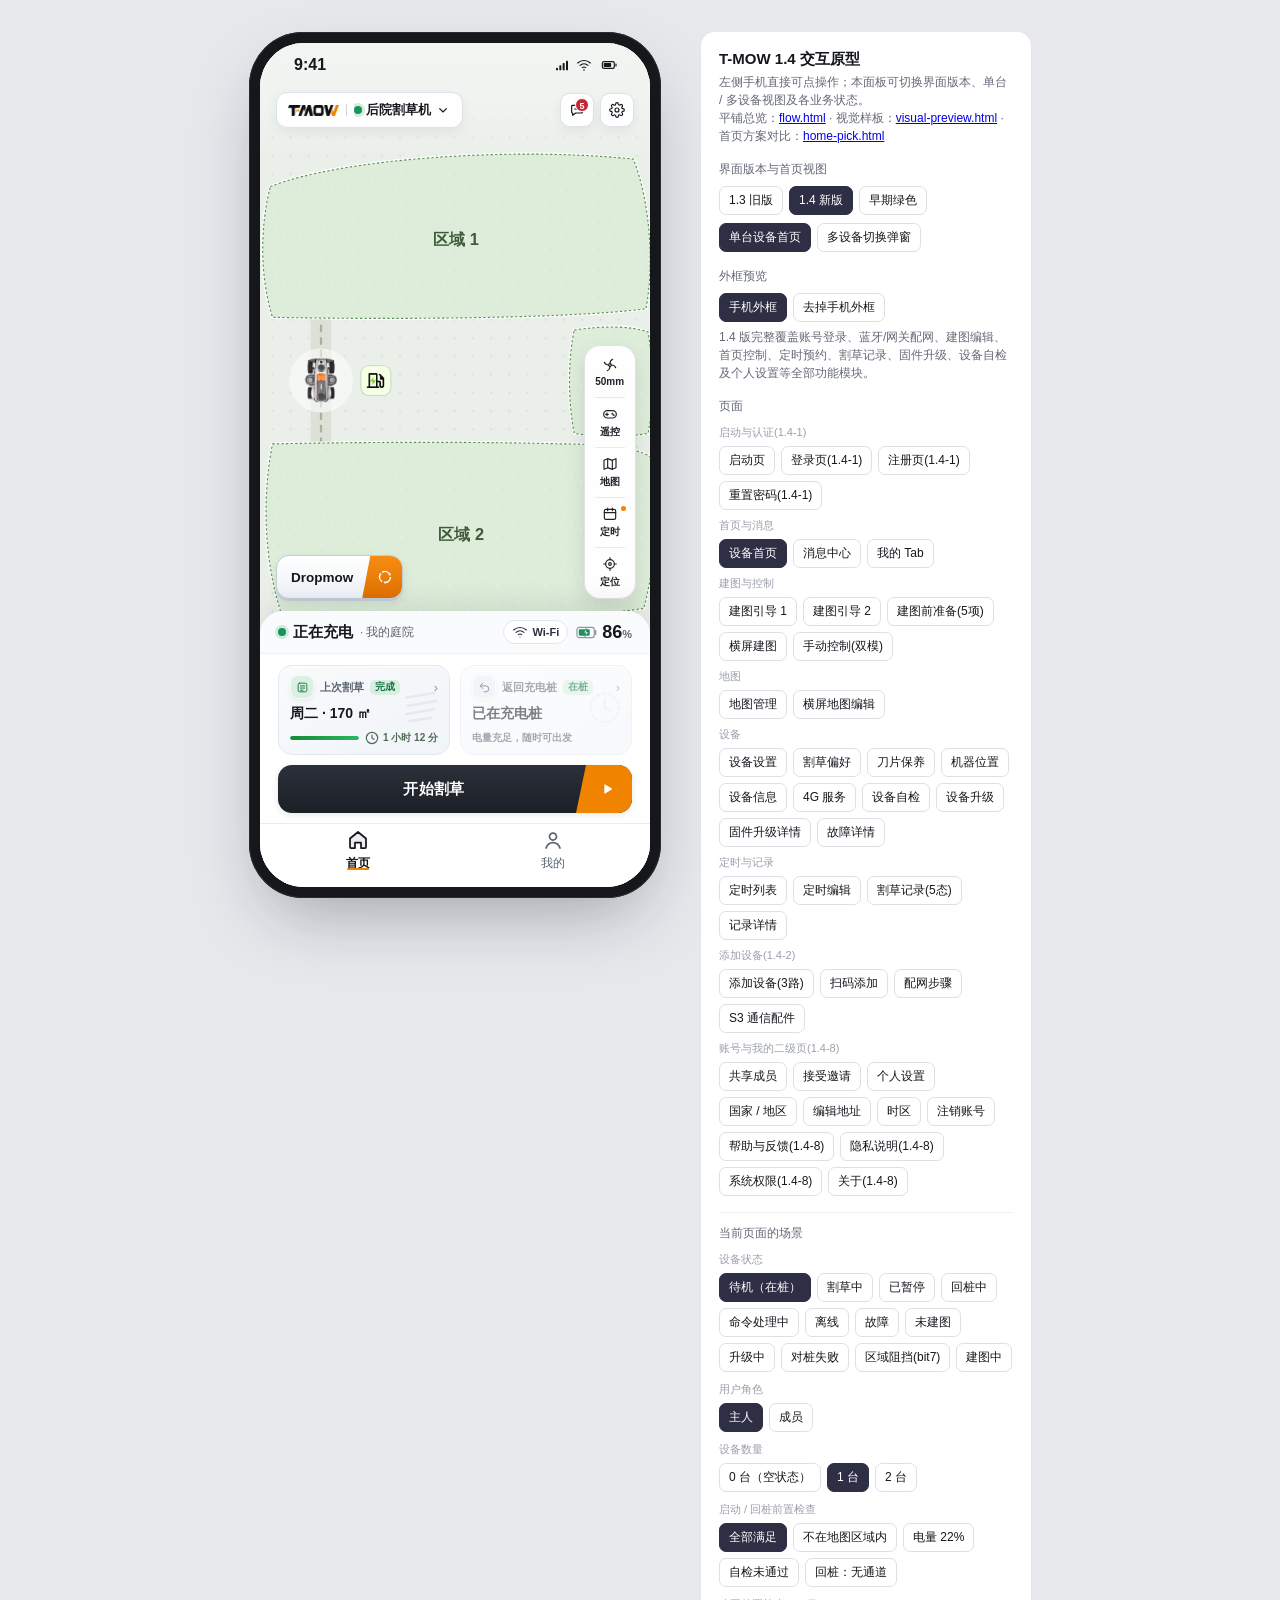
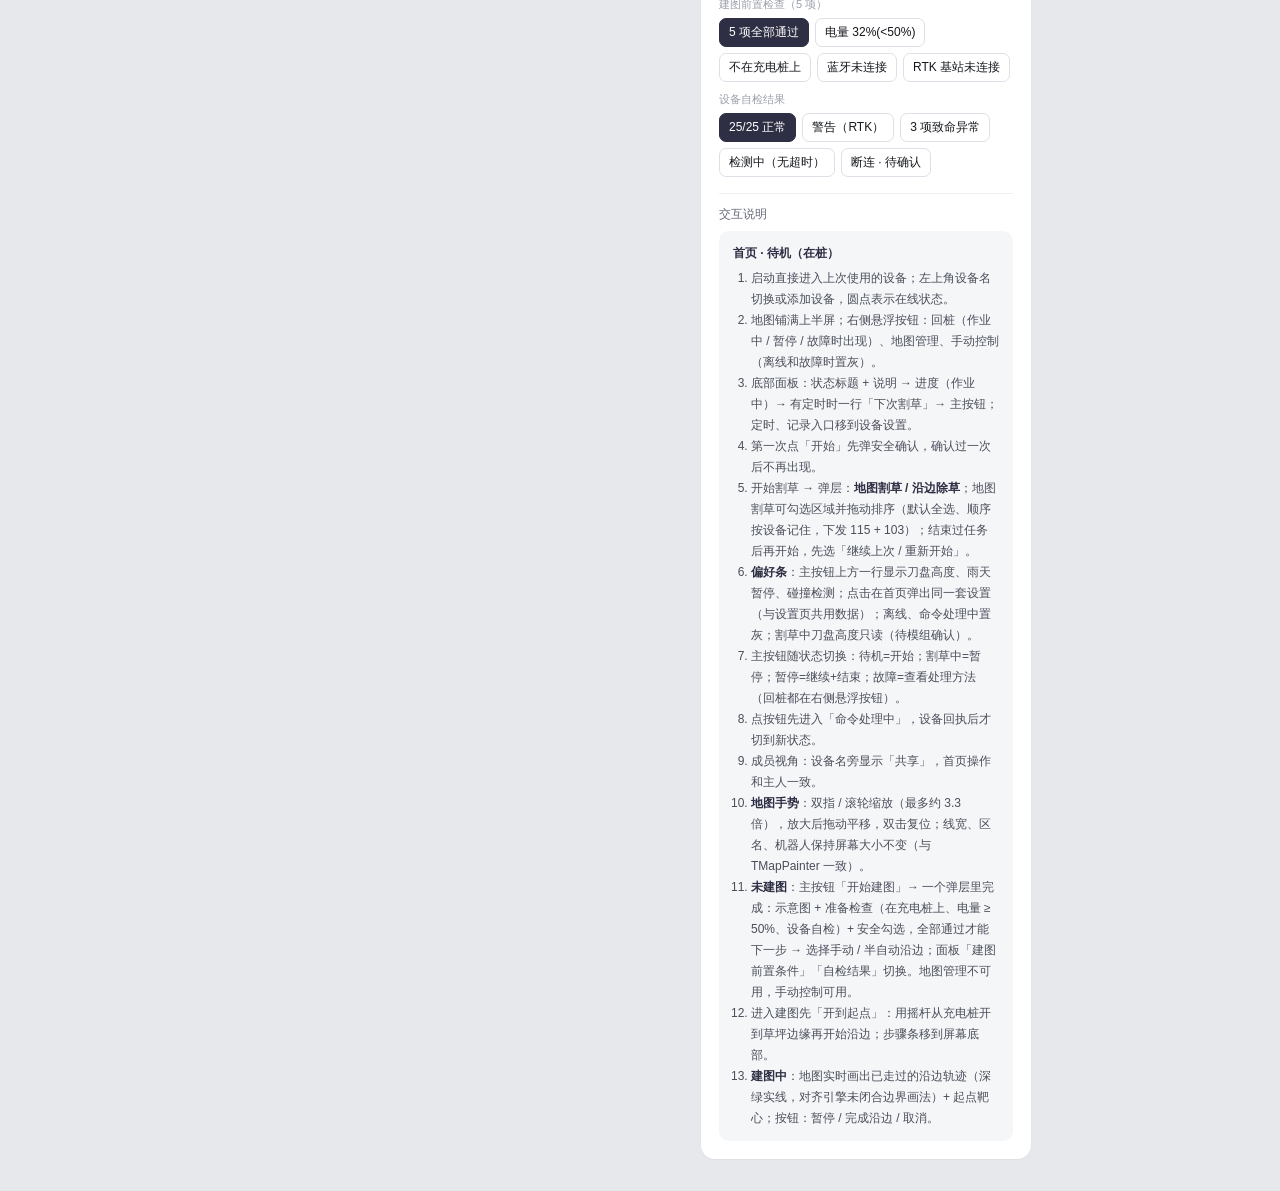
<file: index.html>
<!doctype html>
<html lang="zh-CN">
<head>
<meta charset="utf-8">
<meta name="viewport" content="width=device-width, initial-scale=1">
<title>T-MOW 1.4 交互原型</title>
<!-- 避免浏览器自动请求不存在的 favicon 造成控制台错误。 -->
<link rel="icon" href="data:,">
<link rel="stylesheet" href="tokens.css">
<style>
/* 原型外壳（工作台、手机框）不属于 App 视觉，数值可写死；手机内 UI 只用 var(--token)。 */
*{box-sizing:border-box;margin:0;padding:0}
body{font-family:var(--font-family);background:#E6E8EC;color:var(--color-text-primary);
  display:flex;gap:40px;justify-content:center;align-items:flex-start;padding:32px 24px;min-height:100vh;
  -webkit-font-smoothing:antialiased}
button{font-family:inherit;border:none;background:none;cursor:pointer;color:inherit}
button:focus-visible{outline:var(--stroke-progress) solid var(--color-primary);outline-offset:2px}
::selection{background:var(--color-mode-zone-fill)}
svg.i{width:var(--icon-regular);height:var(--icon-regular);fill:none;stroke:currentColor;stroke-width:1.75;
  stroke-linecap:round;stroke-linejoin:round;flex:none}
svg.i.lg{width:var(--icon-large);height:var(--icon-large)}
svg.i.sm{width:var(--icon-small);height:var(--icon-small)}

/* bare：被 flow.html 平铺嵌入时只显示手机 */
body.bare{padding:0;background:transparent;min-height:0;display:block}
body.bare .bench{display:none}
body.bare .device{box-shadow:none}
/* 去手机外框：截图用，只留直角屏幕；保留 padding 让 flow 的 iframe 尺寸不变 */
body.flat .device{background:none;box-shadow:none}
body.flat .screen{border-radius:0}
body.flat .mk3box{outline:none!important}
/* ---------- 工作台面板 ---------- */
.bench{width:330px;background:#fff;border-radius:14px;padding:18px;font-size:13px;position:sticky;top:32px;
  box-shadow:0 1px 2px rgba(0,0,0,.04)}
.bench h1{font-size:15px;margin-bottom:4px}
.bench .sub{color:#646976;font-size:12px;line-height:1.5}
.bench h2{font-size:12px;margin:16px 0 8px;color:#646976;font-weight:500}
.bench h3{font-size:11px;margin:10px 0 6px;color:#9A9FAA;font-weight:500}
.bench .sec{border-top:1px solid #EEF0F3;margin-top:16px}
.bench .sec h2:first-child{margin-top:12px}
.chips{display:flex;flex-wrap:wrap;gap:6px}
.chips + h3, .chips + .chips{margin-top:8px}
.chips button{border:1px solid #DDE0E6;border-radius:7px;padding:5px 9px;font-size:12px}
.chips button:hover{border-color:#B9BDC6}
.chips button.on{background:#2E2E44;color:#fff;border-color:#2E2E44}
.notes{background:#F5F6F8;border-radius:10px;padding:12px 14px;font-size:12px;line-height:1.75;color:#4A4E5A}
.notes b{color:#2E2E44}
.notes ol{padding-left:18px;margin-top:4px}
.src{display:inline-block;padding:0 5px;margin-right:4px;border-radius:4px;font-size:10px;font-weight:600;line-height:1.6;vertical-align:baseline}
.src-spec{background:#E8F1FF;color:#185B99}
.src-proto{background:#F1EDFF;color:#5B3FD6}
.src-ai{background:#FFF1DF;color:#B45309}

/* ---------- 手机框 ---------- */
.device{background:#16171B;border-radius:54px;padding:11px;box-shadow:0 30px 70px -20px rgba(20,24,40,.35),0 0 0 1px #2A2B30 inset}
.screen{width:390px;height:844px;border-radius:44px;overflow:hidden;position:relative;background:var(--color-background)}
.device.landscape .screen{width:844px;height:390px}
.statusbar{position:absolute;top:0;left:0;right:0;height:var(--layout-status,44px);display:flex;justify-content:space-between;
  align-items:center;padding:0 30px 0 34px;font-size:var(--font-size-title);font-weight:600;z-index:6}
.statusbar .sys{display:flex;gap:6px;align-items:center}
.landscape .statusbar{display:none}

/* ---------- 通用 App 组件（全部 token） ---------- */
.page{position:absolute;inset:0}
.btn{height:var(--control-regular);border-radius:var(--radius-pill);font-size:var(--font-size-button-large);
  font-weight:var(--font-weight-button-large);display:flex;align-items:center;justify-content:center;gap:var(--space-sm);
  flex:1;transition:transform .12s,background-color .2s}
.btn:active:not(:disabled){transform:scale(.97)}
.btn-primary{background:var(--color-primary);color:var(--color-surface)}
.btn-secondary{background:var(--color-surface-muted);color:var(--color-text-primary)}
.btn-round{flex:none;width:var(--control-regular);padding:0}
.btn-round.danger{background:var(--color-state-danger-surface);color:var(--color-state-danger)}
.btn:disabled{background:var(--color-surface-muted);color:var(--color-text-disabled);cursor:not-allowed}
.title{font-size:var(--font-size-title);font-weight:var(--font-weight-title)}
.body{font-size:var(--font-size-body);color:var(--color-text-secondary);line-height:1.5}
.caption{font-size:var(--font-size-caption);color:var(--color-text-secondary)}
.display{font-size:var(--font-size-display);font-weight:var(--font-weight-display);letter-spacing:-0.01em}
.spin{width:var(--icon-small);height:var(--icon-small);border:var(--stroke-progress) solid currentColor;border-right-color:transparent;
  border-radius:50%;animation:spin .8s linear infinite;flex:none}
@keyframes spin{to{transform:rotate(360deg)}}
.tag{font-size:var(--font-size-caption);font-weight:var(--font-weight-label);padding:1px var(--space-xs);border-radius:var(--radius-xs);
  background:var(--color-state-success-surface);color:var(--color-state-success)}

/* ---------- 地图（示意） ---------- */
.map{position:absolute;inset:0;background:var(--color-mode-preview-background);touch-action:none;cursor:grab}
.map.dragging,.mapcard.dragging{cursor:grabbing}
.map > svg{position:absolute;inset:0;width:100%;height:100%}
@keyframes pulse{0%{transform:scale(1);opacity:.6}100%{transform:scale(2.4);opacity:0}}
.pulse{animation:pulse 1.8s cubic-bezier(.16,1,.3,1) infinite;transform-box:fill-box;transform-origin:center}
.map-dim{position:absolute;inset:0;background:var(--color-background);opacity:.55}

/* ---------- 首页 ---------- */
.topbar{position:absolute;top:44px;left:0;right:0;z-index:4;display:flex;align-items:center;justify-content:space-between;
  padding:var(--space-sm) var(--space-lg) var(--space-section);
  background:linear-gradient(var(--color-mode-preview-background) 40%,transparent)}
.dev-switch{display:flex;align-items:center;gap:var(--space-xs);font-size:var(--font-size-page-title);font-weight:var(--font-weight-page-title)}
.dev-switch .tag{margin-left:var(--space-xs)}
.online{width:6px;height:6px;border-radius:50%;background:var(--color-state-success);margin-right:2px}
.online.off{background:var(--color-text-disabled)}
.fab{width:var(--control-compact);height:var(--control-compact);border-radius:var(--radius-md);background:var(--color-surface);
  display:flex;align-items:center;justify-content:center;box-shadow:var(--shadow-overlay);color:var(--color-text-primary)}
.fab:disabled{color:var(--color-text-disabled);cursor:not-allowed}
.fab-col{position:absolute;right:var(--space-lg);top:156px;z-index:3;display:flex;flex-direction:column;gap:var(--space-sm)}
.alert{position:absolute;left:var(--space-lg);right:var(--space-lg);top:104px;z-index:4;display:flex;align-items:center;gap:var(--space-sm);
  padding:var(--space-sm) var(--space-md);border-radius:var(--radius-md);font-size:var(--font-size-body);box-shadow:var(--shadow-overlay)}
.alert.bad{background:var(--color-state-danger-surface);color:var(--color-state-danger)}
.alert.warn{background:var(--color-state-warning-surface);color:var(--color-state-warning)}
.alert .grow{flex:1}
.alert b{font-weight:var(--font-weight-label)}

.panel{position:absolute;left:0;right:0;bottom:84px;z-index:5;background:var(--color-surface);
  border-radius:var(--radius-card) var(--radius-card) 0 0;padding:var(--space-xl) var(--space-xl) var(--space-lg);
  box-shadow:0 -6px 24px rgba(46,46,68,.06)}
.state{display:flex;align-items:flex-start;gap:var(--space-md)}
.state .grow{flex:1;min-width:0}
.state .body{margin-top:2px}
.state-dot{width:8px;height:8px;border-radius:50%;margin-top:9px;flex:none}
.ok{color:var(--color-state-success)} .warn{color:var(--color-state-warning)} .bad{color:var(--color-state-danger)} .idle{color:var(--color-text-disabled)}
.state-dot.ok{background:var(--color-state-success)} .state-dot.warn{background:var(--color-state-warning)}
.state-dot.bad{background:var(--color-state-danger)} .state-dot.idle{background:var(--color-text-disabled)}
.vitals{display:flex;gap:var(--space-md);font-size:var(--font-size-body);font-weight:var(--font-weight-label);
  font-variant-numeric:tabular-nums;padding-top:4px}
.vitals span{display:flex;align-items:center;gap:var(--space-xs)}
.progress{height:4px;border-radius:var(--radius-pill);background:var(--color-surface-muted);margin-top:var(--space-md);overflow:hidden}
.progress i{display:block;height:100%;background:var(--color-primary);border-radius:inherit;transition:width .6s}
.pref-row{display:flex;align-items:center;gap:var(--space-sm);width:100%;margin-top:var(--space-sm);padding:var(--space-sm) var(--space-md);
  border-radius:var(--radius-md);background:var(--color-background);font-size:var(--font-size-body);color:var(--color-text-primary);text-align:left}
.pref-row .grow{flex:1;min-width:0;white-space:nowrap;overflow:hidden;text-overflow:ellipsis}
.pref-row .ok{display:flex}
.pref-row:disabled{color:var(--color-text-disabled)} .pref-row:disabled .ok{color:var(--color-text-disabled)}
.facts{display:flex;margin-top:var(--space-lg);border-radius:var(--radius-md);background:var(--color-background)}
.fact{flex:1;display:flex;align-items:center;gap:var(--space-sm);padding:var(--space-md);text-align:left}
.fact + .fact{border-left:var(--stroke-hairline) solid var(--color-border)}
.fact .ico{width:28px;height:28px;border-radius:var(--radius-sm);background:var(--color-surface);display:flex;align-items:center;
  justify-content:center;color:var(--color-primary);flex:none}
.fact .v{font-size:var(--font-size-title);font-weight:var(--font-weight-title);font-variant-numeric:tabular-nums;white-space:nowrap}
.fact .v.link{color:var(--color-primary)}
.actions{display:flex;gap:var(--space-sm);margin-top:var(--space-lg)}
/* 改13：首页「下次割草」一行，只在有开启的定时时出现 */
.next-run{display:flex;align-items:center;gap:var(--space-sm);width:100%;margin-top:var(--space-md);padding:0 var(--space-xs);
  font-size:var(--font-size-body);color:var(--color-text-secondary);text-align:left}
.next-run b{color:var(--color-text-primary);font-variant-numeric:tabular-nums;margin-right:var(--space-xs)}
.next-run .grow{flex:1}
/* 建图步骤条：改21 移到底部，居中于操作卡与摇杆之间 */
.mstep-bar{position:absolute;bottom:var(--space-lg);left:484px;transform:translateX(-50%);z-index:3}
.hint{margin-top:var(--space-sm);text-align:center}

/* ---------- 底部 Tab ---------- */
.tabbar{position:absolute;left:0;right:0;bottom:0;height:84px;background:var(--color-surface);z-index:6;
  display:flex;padding-top:var(--space-sm);border-top:var(--stroke-hairline) solid var(--color-surface-muted)}
.tabbar button{flex:1;display:flex;flex-direction:column;align-items:center;gap:3px;font-size:var(--font-size-caption);
  color:var(--color-text-secondary);position:relative;height:44px;justify-content:center}
.tabbar button.on{color:var(--color-primary);font-weight:var(--font-weight-label)}
.tabbar button.on svg{fill:var(--color-overlay)}
/* 首页右上：消息入口 + 设置；角标挂在消息按钮右上角 */
.top-acts{display:flex;gap:var(--space-sm)}
.top-acts .fab{position:relative}
.top-acts .badge{top:-5px;left:auto;right:-5px}
.badge{position:absolute;top:0;left:calc(50% + 5px);min-width:16px;height:16px;padding:0 4px;border-radius:var(--radius-pill);
  background:var(--color-state-danger);color:var(--color-surface);font-size:var(--font-size-caption);line-height:16px;text-align:center;
  border:var(--stroke-emphasized) solid var(--color-surface);box-sizing:content-box}

/* ---------- 底部弹层 ---------- */
.sheet-wrap.still, .sheet-wrap.still .sheet{animation:none}
.sheet-wrap{position:absolute;inset:0;z-index:10;background:rgba(46,46,68,.32);display:flex;align-items:flex-end;animation:fade .2s}
.sheet{width:100%;background:var(--color-surface);border-radius:var(--radius-card) var(--radius-card) 0 0;
  padding:var(--space-sm) var(--space-lg) 40px;animation:up .32s cubic-bezier(.16,1,.3,1)}
@keyframes fade{from{opacity:0}} @keyframes up{from{transform:translateY(100%)}}
.grab{width:36px;height:4px;border-radius:var(--radius-pill);background:var(--color-border);margin:0 auto var(--space-lg)}
.sheet h3{font-size:var(--font-size-page-title);font-weight:var(--font-weight-page-title);margin-bottom:var(--space-lg)}
.row{display:flex;align-items:center;gap:var(--space-md);padding:var(--space-md);border-radius:var(--radius-md);
  background:var(--color-background);margin-bottom:var(--space-sm);width:100%;text-align:left}
.row.on{background:var(--color-state-success-surface)}
.row .thumb{width:64px;height:40px;border-radius:var(--radius-sm);object-fit:cover;flex:none}
.row .plus{width:64px;height:40px;border-radius:var(--radius-sm);border:var(--stroke-hairline) dashed var(--color-border);
  display:flex;align-items:center;justify-content:center;color:var(--color-text-secondary);flex:none}
.row .grow{flex:1;min-width:0}
.row .caption{margin-top:2px}
.seg{display:flex;background:var(--color-surface-muted);border-radius:var(--radius-pill);padding:2px}
.seg button{flex:1;height:32px;border-radius:var(--radius-pill);font-size:var(--font-size-label);font-weight:var(--font-weight-label);color:var(--color-text-secondary)}
.seg button.on{background:var(--color-surface);color:var(--color-text-primary);box-shadow:0 1px 3px rgba(46,46,68,.12)}

.order-head{display:flex;align-items:baseline;justify-content:space-between;margin:0 var(--space-xs) var(--space-sm)}
.order{display:flex;flex-direction:column;gap:var(--space-sm)}
.ord{display:flex;align-items:center;gap:var(--space-md);padding:var(--space-sm) var(--space-md);border-radius:var(--radius-md);
  background:var(--color-background);cursor:grab;user-select:none}
.ord.dragging{opacity:.4} .ord.over{box-shadow:0 0 0 var(--stroke-emphasized) var(--color-primary) inset}
.ord .num{width:24px;height:24px;border-radius:50%;background:var(--color-primary);color:var(--color-surface);font-size:var(--font-size-label);
  font-weight:var(--font-weight-label);display:flex;align-items:center;justify-content:center;flex:none}
.ord.off .num{background:var(--color-surface-muted)} .ord.off .grow{color:var(--color-text-disabled)}
.ord .grow{flex:1;min-width:0}
.chk{width:22px;height:22px;border-radius:var(--radius-xs);border:var(--stroke-emphasized) solid var(--color-border);display:flex;align-items:center;justify-content:center;flex:none}
.chk.on{background:var(--color-primary);border-color:var(--color-primary);color:var(--color-surface)}
.ord .handle{color:var(--color-text-disabled);display:flex}

/* ---------- 空状态 ---------- */
.empty{position:absolute;inset:0 0 84px;display:flex;flex-direction:column;
  padding:376px var(--space-xl) var(--space-section-large)}
.hero{position:absolute;top:44px;left:0;right:0;height:320px;width:100%;object-fit:cover;object-position:52% 70%;
  -webkit-mask-image:linear-gradient(#000 70%,transparent);mask-image:linear-gradient(#000 70%,transparent)}
.empty .brand{position:absolute;top:56px;left:var(--space-xl);height:22px}
.empty .copy{position:relative;margin-bottom:auto}
.empty .copy .display{margin-bottom:var(--space-sm)}
.empty .link{margin-top:var(--space-md);font-size:var(--font-size-body);color:var(--color-text-secondary);text-align:center;width:100%}
.empty .link b{color:var(--color-primary);font-weight:var(--font-weight-label)}

/* ---------- 横屏摇杆 ---------- */
.ls{position:absolute;inset:0;overflow:hidden}
.ls-top{position:absolute;top:var(--space-md);left:var(--space-lg);right:var(--space-lg);display:flex;align-items:center;gap:var(--space-sm);z-index:3}
.ls-top .grow{flex:1;display:flex;justify-content:center}
.pill{background:var(--color-surface);border-radius:var(--radius-pill);height:32px;padding:0 var(--space-md);
  font-size:var(--font-size-body);font-weight:var(--font-weight-label);display:flex;align-items:center;gap:var(--space-sm);
  box-shadow:var(--shadow-overlay);font-variant-numeric:tabular-nums}
.pill .state-dot{margin:0}
.ls .fab{border-radius:50%}
.ls-left{position:absolute;left:var(--space-lg);bottom:var(--space-lg);display:flex;flex-direction:column;gap:var(--space-sm);z-index:3;width:196px}
.card{background:var(--color-surface);border-radius:var(--radius-card);padding:var(--space-md);box-shadow:var(--shadow-overlay)}
.card .head{display:flex;align-items:center;justify-content:space-between}
.card .seg{margin-top:var(--space-sm)}
.switch{width:44px;height:26px;border-radius:var(--radius-pill);background:var(--color-border);position:relative;transition:.2s;flex:none}
.switch::after{content:"";position:absolute;top:3px;left:3px;width:20px;height:20px;border-radius:50%;background:var(--color-surface);
  transition:.2s cubic-bezier(.16,1,.3,1);box-shadow:0 1px 3px rgba(0,0,0,.15)}
.switch.on{background:var(--color-primary)} .switch.on::after{left:21px}
.joy{position:absolute;right:48px;bottom:36px;width:176px;height:176px;border-radius:50%;z-index:3;touch-action:none;
  background:radial-gradient(circle,var(--color-surface) 0 55%,var(--color-surface-muted) 100%);box-shadow:var(--shadow-overlay)}
.joy .dir{position:absolute;color:var(--color-text-disabled)}
.joy .knob{position:absolute;width:68px;height:68px;left:54px;top:54px;border-radius:50%;
  background:radial-gradient(circle at 35% 30%,var(--color-mode-zone-fill),var(--color-primary) 60%);
  box-shadow:var(--shadow-overlay);transition:transform .25s cubic-bezier(.16,1,.3,1)}
.joy.drag .knob{transition:none}
.ls-lock{position:absolute;inset:0;z-index:6;background:rgba(46,46,68,.5);display:flex;align-items:center;justify-content:center;animation:fade .2s}
.ls-lock .card{width:340px;padding:var(--space-xl);text-align:center}
.ls-lock .ico{width:44px;height:44px;border-radius:50%;margin:0 auto var(--space-md);display:flex;align-items:center;justify-content:center;
  background:var(--color-state-warning-surface);color:var(--color-state-warning)}

/* ---------- 二级页通用 ---------- */
.sub-page{position:absolute;inset:0;background:var(--color-background)}
.nav{position:absolute;top:44px;left:0;right:0;height:var(--control-navigation);display:flex;align-items:center;
  padding:0 var(--space-xs);z-index:5;background:var(--color-background)}
.nav .t{position:absolute;left:0;right:0;text-align:center;font-size:var(--font-size-page-title);font-weight:var(--font-weight-page-title);pointer-events:none}
.nav button{min-width:var(--control-minimum-tap-target);height:var(--control-minimum-tap-target);display:flex;align-items:center;justify-content:center;position:relative;z-index:1}
.nav .r{margin-left:auto;color:var(--color-primary);font-size:var(--font-size-title);font-weight:var(--font-weight-title);padding:0 var(--space-md)}
.nav .r.danger{color:var(--color-state-danger)}
.scroll{position:absolute;top:88px;left:0;right:0;bottom:0;overflow-y:auto;padding:var(--space-sm) var(--space-lg) var(--space-section-large);scrollbar-width:none}
.scroll::-webkit-scrollbar{display:none}
.scroll.with-bar{bottom:96px}
.bottom-bar{position:absolute;left:0;right:0;bottom:0;padding:var(--space-md) var(--space-lg) var(--space-section-large);
  background:var(--color-background);display:flex;gap:var(--space-sm);z-index:4}
.gtitle{font-size:var(--font-size-body);color:var(--color-text-secondary);margin:var(--space-lg) var(--space-xs) var(--space-sm)}
.group{background:var(--color-surface);border-radius:var(--radius-card);overflow:hidden}
.cell{display:flex;align-items:center;gap:var(--space-md);min-height:52px;padding:var(--space-sm) var(--space-lg);width:100%;text-align:left;position:relative}
.cell + .cell::before{content:"";position:absolute;top:0;left:56px;right:0;border-top:var(--stroke-hairline) solid var(--color-surface-muted)}
.cell .ci{width:28px;height:28px;border-radius:var(--radius-sm);background:var(--color-state-success-surface);color:var(--color-primary);
  display:flex;align-items:center;justify-content:center;flex:none}
.cell .grow{flex:1;min-width:0;font-size:var(--font-size-big-label);font-weight:var(--font-weight-big-label)}
.cell .grow .caption{margin-top:2px}
.cell .val{font-size:var(--font-size-body);color:var(--color-text-secondary);display:flex;align-items:center;gap:var(--space-xs);white-space:nowrap}
.cell .chev{color:var(--color-text-disabled)}
.cell.danger .grow{color:var(--color-state-danger)}
.cell.warn .ci{background:var(--color-state-warning-surface);color:var(--color-state-warning)}
.cell.danger .ci{background:var(--color-state-danger-surface);color:var(--color-state-danger)}
.reddot{width:6px;height:6px;border-radius:50%;background:var(--color-state-danger)}
.tag.warn{background:var(--color-state-warning-surface);color:var(--color-state-warning)}
.tag.bad{background:var(--color-state-danger-surface);color:var(--color-state-danger)}
.tag.idle{background:var(--color-surface-muted);color:var(--color-text-secondary)}

/* 设置页设备卡 */
.devcard{display:flex;align-items:center;gap:var(--space-md);padding:var(--space-md);background:var(--color-surface);border-radius:var(--radius-card)}
.devcard img{width:96px;height:60px;border-radius:var(--radius-sm);object-fit:cover}
.devcard .grow{flex:1;min-width:0}

/* 定时 */
.week{padding:var(--space-md) var(--space-lg)}
.week-top{display:flex;align-items:center;justify-content:space-between;gap:var(--space-sm);padding-bottom:var(--space-md);margin-bottom:var(--space-sm);border-bottom:var(--stroke-hairline) solid var(--color-surface-muted)}
.week-next{display:flex;align-items:center;gap:6px;font-size:var(--font-size-body);color:var(--color-text-primary);font-weight:600;min-width:0}
.week-grid{display:grid;grid-template-columns:repeat(7,1fr);gap:4px;text-align:center}
.wday{display:flex;flex-direction:column;align-items:center;justify-content:center;gap:3px;height:56px;padding:4px 2px;border-radius:var(--radius-sm);background:transparent;cursor:pointer;transition:background .15s}
.wday.next{background:var(--color-state-success-surface)}
.wday.sel{background:var(--color-primary)}
.wday .d{font-size:var(--font-size-caption);font-weight:600;line-height:1.1;color:var(--color-text-primary)}
.wday .dt{font-size:11px;line-height:1;color:var(--color-text-secondary);font-variant-numeric:tabular-nums}
.wday.idle .d,.wday.idle .dt{color:var(--color-text-disabled);font-weight:500}
.wday.next .d,.wday.next .dt{color:var(--color-state-success)}
.wday.sel .d{color:var(--color-surface)}
.wday.sel .dt{color:rgba(255,255,255,.85)}
.wdots{display:flex;align-items:center;justify-content:center;gap:3px;height:6px}
.wdots i{width:5px;height:5px;border-radius:50%;background:var(--color-text-secondary)}
.wday.next .wdots i{background:var(--color-state-success)}
.wday.sel .wdots i{background:var(--color-surface)}
.wdots .dot0{width:4px;height:4px;border-radius:50%;background:var(--color-border)}
.wday.sel .wdots .dot0{background:rgba(255,255,255,.35)}
.map-thumb{width:64px;height:52px;border-radius:var(--radius-sm);border:var(--stroke-hairline) solid var(--color-border);background:var(--color-mode-preview-background);flex:none;overflow:hidden;display:flex;align-items:center;justify-content:center}
.map-thumb svg{width:100%;height:100%;display:block}
.sched-hero{position:relative;overflow:hidden;width:100%;text-align:left;background:var(--color-surface);border:var(--stroke-hairline) solid var(--color-border);border-radius:var(--radius-card);padding:15px 16px;min-height:112px;display:flex;align-items:center}
.sched-hero-map{position:absolute;top:0;right:0;bottom:0;width:68%;pointer-events:none;background-color:#F3F7F2;background-image:radial-gradient(#D5E2D3 1px,transparent 1px);background-size:10px 10px}
.sched-hero-map::before{content:"";position:absolute;inset:0;background:linear-gradient(90deg,#FFFFFF 0%,#FFFFFF 26%,rgba(255,255,255,.86) 40%,rgba(255,255,255,0) 72%);z-index:1}
.sched-hero-map svg{position:absolute;top:8px;right:10px;bottom:8px;width:124px;height:calc(100% - 16px);display:block;z-index:2}
.sched-hero-body{position:relative;z-index:3;max-width:calc(100% - 126px);min-width:0;display:flex;flex-direction:column;gap:5px}
.sched-hero-top{display:flex;align-items:center;gap:6px;flex-wrap:wrap;font-size:12px;color:var(--color-text-secondary)}
.sched-hero-cnt{font-size:11px;font-weight:600;padding:1px 6px;border-radius:4px;background:var(--color-surface-muted);color:var(--color-text-secondary)}
.sched-hero-main{display:flex;align-items:baseline;gap:6px;font-family:"DIN Alternate","Barlow Semi Condensed",var(--font-family);font-size:21px;font-weight:700;color:var(--color-text-primary);font-variant-numeric:tabular-nums;line-height:1.2}
.sched-hero-foot{display:flex;align-items:center;gap:5px;font-size:12px;color:var(--color-text-secondary);white-space:nowrap;overflow:hidden;text-overflow:ellipsis}
.sched-hero-sub{font-size:11.5px;color:var(--color-text-disabled);font-variant-numeric:tabular-nums}
.sched-hero-dot{width:7px;height:7px;border-radius:50%;background:var(--color-state-success);flex:none}
.sched-hero-dot.idle{background:#7A838B}
.sched-list{display:flex;flex-direction:column;gap:8px}
.sched-card{background:var(--color-surface);border:var(--stroke-hairline) solid var(--color-border);border-radius:var(--radius-card);padding:12px 14px;display:flex;flex-direction:column;gap:8px;transition:border-color .15s,background-color .15s}
.sched-card.off{background:#F8F9FA;border-color:#E4E7EB}
.sched-card.deleted{border-color:#F0C5CA;background:#FFFBFB}
.sched-top{display:flex;align-items:center;justify-content:space-between;gap:12px}
.sched-top-go{flex:1;min-width:0;display:flex;align-items:center;gap:8px;flex-wrap:wrap;text-align:left}
.sched-time{font-family:"DIN Alternate","Barlow Semi Condensed",var(--font-family);font-size:26px;font-weight:700;line-height:1;font-variant-numeric:tabular-nums;letter-spacing:-.01em;color:var(--color-text-primary)}
.sched-card.off .sched-time{color:var(--color-text-secondary)}
.sched-pill{font-size:11px;font-weight:600;line-height:1.2;padding:3px 7px;border-radius:4px;background:var(--color-surface-muted);color:var(--color-text-secondary)}
.sched-pill.ok{background:var(--color-state-success-surface);color:var(--color-state-success)}
.sched-pill.warn{background:var(--color-state-warning-surface);color:var(--color-state-warning)}
.sched-pill.bad{background:var(--color-state-danger-surface);color:var(--color-state-danger)}
.sched-when{display:flex;align-items:center;gap:6px;text-align:left;width:100%}
.sched-wdays{display:flex;gap:5px}
.sched-wdays i{width:24px;height:24px;border-radius:6px;font-style:normal;font-size:11px;font-weight:600;display:flex;align-items:center;justify-content:center;background:var(--color-surface-muted);color:#98A0A8}
.sched-wdays i.on{background:var(--color-primary);color:var(--color-surface)}
.sched-card.off .sched-wdays i.on{background:#9AA2AA;color:var(--color-surface)}
.sched-once-line{display:flex;align-items:center;gap:6px;font-size:13px;font-weight:500;color:var(--color-text-primary)}
.sched-card.off .sched-once-line{color:var(--color-text-secondary)}
.sched-foot{display:flex;align-items:center;justify-content:space-between;gap:8px;padding-top:9px;border-top:var(--stroke-hairline) solid #EFF1F3;font-size:12px;color:var(--color-text-secondary);text-align:left;width:100%}
.sched-foot-l{display:flex;align-items:center;gap:5px;min-width:0;overflow:hidden;text-overflow:ellipsis;white-space:nowrap}
.sched-foot-r{display:flex;align-items:center;gap:3px;flex:none;color:var(--color-text-disabled)}
.sched-foot-r.bad{color:var(--color-state-danger);font-weight:600}
.sched-quiet-note{display:flex;align-items:flex-start;gap:6px;padding:10px 4px 2px;font-size:12px;line-height:1.5;color:var(--color-text-secondary)}
.sched{display:flex;align-items:center;gap:var(--space-md);padding:var(--space-md) var(--space-lg);width:100%;text-align:left}
.sched + .sched{border-top:var(--stroke-hairline) solid var(--color-surface-muted)}
.sched-go{flex:1;min-width:0;display:flex;align-items:center;gap:var(--space-sm);text-align:left}
.sched-sep{width:1px;height:26px;background:var(--color-border);flex:none}
.sched .grow{flex:1;min-width:0}
.sched .display{font-variant-numeric:tabular-nums}
.sched.off .display,.sched.off .body{color:var(--color-text-disabled)}
.sched.off .tag{opacity:.65}
.empty-block{display:flex;flex-direction:column;align-items:center;text-align:center;gap:var(--space-sm);padding:26px var(--space-xl);border:var(--stroke-hairline) solid var(--color-border)}
.empty-block .bigico{width:56px;height:56px;border-radius:50%;background:var(--color-state-success-surface);color:var(--color-primary);
  display:flex;align-items:center;justify-content:center;margin-bottom:var(--space-xs)}
.empty-scene{width:152px;height:94px;border-radius:14px;background-color:#F4F8F3;background-image:radial-gradient(#D7E3D5 1px,transparent 1px);background-size:10px 10px;border:1px dashed #CAD8C7;display:flex;align-items:center;justify-content:center;margin-bottom:6px;overflow:hidden}
.empty-scene svg{width:136px;height:82px;display:block}
.note{display:flex;gap:var(--space-sm);padding:var(--space-md);border-radius:var(--radius-md);background:var(--color-state-warning-surface);
  color:var(--color-state-warning);font-size:var(--font-size-body);line-height:1.5;margin-top:var(--space-md)}

/* 定时编辑 */
.wheel{position:relative;display:flex;justify-content:center;gap:var(--space-section-large);padding:var(--space-md) 0;font-variant-numeric:tabular-nums}
.wheel .band{position:absolute;left:var(--space-lg);right:var(--space-lg);top:50%;height:40px;transform:translateY(-50%);
  border-radius:var(--radius-md);background:var(--color-surface-muted)}
.wheel .col{position:relative;display:flex;flex-direction:column;align-items:center}
.wheel .col span{height:40px;line-height:40px;font-size:var(--font-size-title);color:var(--color-text-disabled)}
.wheel .col span.on{font-size:var(--font-size-display);font-weight:var(--font-weight-display);color:var(--color-text-primary)}
.wheel .colon{position:relative;line-height:200px;font-size:var(--font-size-display);font-weight:var(--font-weight-display)}
.days{display:flex;justify-content:space-between;padding:var(--space-lg)}
.days button{width:38px;height:38px;border-radius:50%;background:var(--color-surface-muted);font-size:var(--font-size-label);font-weight:var(--font-weight-label);color:var(--color-text-secondary)}
.days button.on{background:var(--color-primary);color:var(--color-surface)}
.zones{display:flex;gap:var(--space-sm);flex-wrap:wrap;padding:0 var(--space-lg) var(--space-lg)}
.zones button{height:32px;padding:0 var(--space-md);border-radius:var(--radius-pill);border:var(--stroke-hairline) solid var(--color-border);
  font-size:var(--font-size-label);display:flex;align-items:center;gap:var(--space-xs)}
.zones button.on{border-color:var(--color-primary);color:var(--color-primary);background:var(--color-state-success-surface)}
.pad{padding:var(--space-lg)}
.cal-head{display:flex;align-items:center;justify-content:space-between;margin-bottom:var(--space-md)}
.cal-head button{width:32px;height:32px;border-radius:50%;background:var(--color-surface-muted);display:flex;align-items:center;justify-content:center}
.cal-head button:disabled{opacity:.35;cursor:not-allowed}
.cal-week{display:grid;grid-template-columns:repeat(7,1fr);text-align:center;font-size:var(--font-size-caption);color:var(--color-text-secondary);margin-bottom:var(--space-xs)}
.cal-grid{display:grid;grid-template-columns:repeat(7,1fr);gap:4px}
.cal-day{height:38px;border-radius:var(--radius-md);display:flex;flex-direction:column;align-items:center;justify-content:center;font-size:var(--font-size-body);font-variant-numeric:tabular-nums;color:var(--color-text-primary);position:relative}
.cal-day:disabled{color:var(--color-text-disabled);opacity:.38;cursor:not-allowed}
.cal-day.today:not(.on){border:1px solid var(--color-primary);color:var(--color-primary);font-weight:600}
.cal-day.on{background:var(--color-primary);color:var(--color-surface);font-weight:600}
.cal-day i{font-style:normal;font-size:9px;line-height:1}

/* 割草记录 */
.month{display:flex;align-items:center;justify-content:space-between;padding:var(--space-xs) 0 var(--space-md)}
.month .title{font-size:var(--font-size-page-title)}
.month button{width:var(--control-compact);height:var(--control-compact);border-radius:50%;display:flex;align-items:center;justify-content:center;background:var(--color-surface)}
.month button:disabled{color:var(--color-text-disabled)}
.sum{display:flex;background:var(--color-surface);border-radius:var(--radius-card);padding:var(--space-md) 0}
.sum > div{flex:1;text-align:center}
.sum > div + div{border-left:var(--stroke-hairline) solid var(--color-surface-muted)}
.sum .title{font-variant-numeric:tabular-nums}
.rec{display:flex;align-items:center;gap:var(--space-md);padding:var(--space-md) var(--space-lg);width:100%;text-align:left;position:relative}
.rec + .rec::before{content:"";position:absolute;top:0;left:68px;right:0;border-top:var(--stroke-hairline) solid var(--color-surface-muted)}
.rec .date{width:40px;text-align:center;flex:none}
.rec .date .display{line-height:1.1}
.rec .grow{flex:1;min-width:0}
.rec .num{font-variant-numeric:tabular-nums}
.mapcard{position:relative;height:240px;touch-action:none;cursor:grab;border-radius:var(--radius-card);overflow:hidden;background:var(--color-mode-preview-background)}
.mapcard svg{position:absolute;inset:0;width:100%;height:100%}
.stats3{display:flex;padding:var(--space-lg) 0}
.stats3 > div{flex:1;text-align:center}
.stats3 > div + div{border-left:var(--stroke-hairline) solid var(--color-surface-muted)}
.timeline{padding:var(--space-md) var(--space-lg)}
.tl{display:flex;gap:var(--space-md);position:relative;padding-bottom:var(--space-lg)}
.tl:last-child{padding-bottom:0}
.tl::before{content:"";position:absolute;left:56px;top:16px;bottom:0;border-left:var(--stroke-hairline) solid var(--color-border)}
.tl:last-child::before{display:none}
.tl .dot{width:9px;height:9px;border-radius:50%;background:var(--color-primary);margin-top:5px;flex:none}
.tl .dot.muted{background:var(--color-border)}
.tl .dot.bad{background:var(--color-state-danger)} .tl .dot.idle{background:var(--color-text-disabled)}
.tl .link{display:inline-flex;align-items:center;margin-top:var(--space-xs);font-size:var(--font-size-label);color:var(--color-primary)}
.tl .tm{font-variant-numeric:tabular-nums;width:40px;flex:none;font-size:var(--font-size-body);color:var(--color-text-secondary);line-height:19px}

/* 故障详情 */
.fhead{display:flex;flex-direction:column;align-items:center;text-align:center;padding:var(--space-section) var(--space-lg) var(--space-xl);gap:var(--space-xs)}
.fhead .bigico{width:64px;height:64px;border-radius:50%;background:var(--color-state-danger-surface);color:var(--color-state-danger);
  display:flex;align-items:center;justify-content:center;margin-bottom:var(--space-sm)}
.fhead .bigico svg{width:30px;height:30px}
.steps{padding:var(--space-md) var(--space-lg)}
.step{display:flex;gap:var(--space-md);padding:var(--space-sm) 0;font-size:var(--font-size-big-label);line-height:1.5}
.step .n{width:22px;height:22px;border-radius:50%;background:var(--color-state-success-surface);color:var(--color-primary);flex:none;
  font-size:var(--font-size-label);font-weight:var(--font-weight-label);display:flex;align-items:center;justify-content:center}
.fstate{display:inline-flex;align-items:center;gap:var(--space-xs);margin-top:var(--space-sm);padding:2px var(--space-sm);border-radius:var(--radius-pill);
  font-size:var(--font-size-label);font-weight:var(--font-weight-label)}
.fstate.bad{background:var(--color-state-danger-surface)} .fstate.ok{background:var(--color-state-success-surface)}
.fstate i{width:6px;height:6px;border-radius:50%;background:currentColor}
.fstate.bad i{animation:blink 1.2s infinite}
.mapcard.small{height:160px}
.mapcard .where{position:absolute;left:var(--space-md);bottom:var(--space-md);background:var(--color-surface);border-radius:var(--radius-pill);
  padding:2px var(--space-sm);font-size:var(--font-size-caption);color:var(--color-text-secondary);box-shadow:var(--shadow-overlay)}
.impact{padding:var(--space-md) var(--space-lg);font-size:var(--font-size-big-label);line-height:1.6}

/* ---------- 第 3 批：共享 / 消息 / 我的 ---------- */
.tab-page{position:absolute;inset:0;background:var(--color-background)}
.tab-head{position:absolute;top:44px;left:0;right:0;height:56px;display:flex;align-items:center;justify-content:space-between;padding:0 var(--space-lg);z-index:5}
.tab-head .display{font-size:var(--font-size-display)}
.tab-head .r{color:var(--color-primary);font-size:var(--font-size-body);font-weight:var(--font-weight-label)}
.tab-head .r:disabled{color:var(--color-text-disabled)}
.tab-scroll{position:absolute;top:100px;left:0;right:0;bottom:84px;overflow-y:auto;padding:0 var(--space-lg) var(--space-section);scrollbar-width:none}
.tab-scroll::-webkit-scrollbar{display:none}
.avatar{width:36px;height:36px;border-radius:50%;flex:none;display:flex;align-items:center;justify-content:center;
  font-size:var(--font-size-title);font-weight:var(--font-weight-title);background:var(--color-state-success-surface);color:var(--color-primary)}
.avatar.lg{width:56px;height:56px;font-size:var(--font-size-display)}
.avatar.sys{background:var(--color-surface-muted);color:var(--color-text-secondary)}
.member{display:flex;align-items:center;gap:var(--space-md);padding:var(--space-md) var(--space-lg);position:relative}
.member + .member::before{content:"";position:absolute;top:0;left:64px;right:0;border-top:var(--stroke-hairline) solid var(--color-surface-muted)}
.member .grow{flex:1;min-width:0}
.member .grow .title{white-space:nowrap;overflow:hidden;text-overflow:ellipsis}
.mini{height:28px;padding:0 var(--space-md);border-radius:var(--radius-pill);font-size:var(--font-size-label);font-weight:var(--font-weight-label);
  background:var(--color-surface-muted);color:var(--color-text-primary)}
.mini.danger{background:var(--color-state-danger-surface);color:var(--color-state-danger)}
.field{display:flex;align-items:center;gap:var(--space-sm);height:var(--control-regular);padding:0 var(--space-md);border-radius:var(--radius-md);
  background:var(--color-background);border:var(--stroke-hairline) solid var(--color-border);font-size:var(--font-size-big-label);color:var(--color-text-secondary)}
.field.filled{color:var(--color-text-primary)}
input.field{width:100%;font:inherit;font-size:var(--font-size-big-label);color:var(--color-text-primary);outline:none}
input.field:focus{border-color:var(--color-brand-primary)}
.code{display:flex;justify-content:center;gap:var(--space-sm);margin:var(--space-sm) 0 var(--space-md)}
.code span{width:40px;height:52px;border-radius:var(--radius-md);background:var(--color-background);display:flex;align-items:center;justify-content:center;
  font-size:var(--font-size-display);font-weight:var(--font-weight-display);font-variant-numeric:tabular-nums}
.code i{width:8px}
.invite-card{background:var(--color-surface);border-radius:var(--radius-card);overflow:hidden}
.invite-card img{width:100%;height:150px;object-fit:cover}
.invite-card .in{padding:var(--space-lg)}
.perm{display:flex;gap:var(--space-sm);font-size:var(--font-size-body);line-height:1.6;margin-top:var(--space-xs)}
.perm .ok,.perm .bad{flex:none;margin-top:2px}
.msg{display:flex;gap:var(--space-md);padding:var(--space-md) var(--space-lg);width:100%;text-align:left;position:relative}
.msg + .msg::before{content:"";position:absolute;top:0;left:64px;right:0;border-top:var(--stroke-hairline) solid var(--color-surface-muted)}
.msg .mi{width:36px;height:36px;border-radius:50%;display:flex;align-items:center;justify-content:center;flex:none}
.msg .mi.ok{background:var(--color-state-success-surface)} .msg .mi.warn{background:var(--color-state-warning-surface)}
.msg .mi.bad{background:var(--color-state-danger-surface)} .msg .mi.idle{background:var(--color-surface-muted);color:var(--color-text-secondary)}
.msg .grow{flex:1;min-width:0}
.msg .top{display:flex;align-items:center;gap:var(--space-xs)}
.msg .top .title{flex:1;min-width:0;white-space:nowrap;overflow:hidden;text-overflow:ellipsis}
.msg .unread{width:7px;height:7px;border-radius:50%;background:var(--color-state-danger);flex:none}
.msg .desc{font-size:var(--font-size-body);color:var(--color-text-secondary);line-height:1.5;margin-top:2px}
.msg.read .title{font-weight:var(--font-weight-big-label)}
.me{display:flex;align-items:center;gap:var(--space-md);padding:var(--space-lg);background:var(--color-surface);border-radius:var(--radius-card)}
.danger-text{color:var(--color-state-danger)}
.blocker{display:flex;gap:var(--space-md);padding:var(--space-lg);border-radius:var(--radius-card);background:var(--color-state-warning-surface);color:var(--color-state-warning)}
.blocker .title{color:var(--color-text-primary)}
.bul{padding:var(--space-md) var(--space-lg)}
.bul div{display:flex;gap:var(--space-sm);font-size:var(--font-size-big-label);line-height:1.6;padding:var(--space-xs) 0}
.bul div::before{content:"";width:5px;height:5px;border-radius:50%;background:var(--color-text-disabled);margin-top:9px;flex:none}
.tz-row{display:flex;align-items:center;gap:var(--space-md);padding:var(--space-md) var(--space-lg);width:100%;text-align:left;position:relative}
.tz-row + .tz-row::before{content:"";position:absolute;top:0;left:var(--space-lg);right:0;border-top:var(--stroke-hairline) solid var(--color-surface-muted)}
.tz-row .grow{flex:1;font-size:var(--font-size-big-label)}

/* ---------- 配网 ---------- */
.stepbar{display:flex;gap:var(--space-xs);padding:0 var(--space-lg);margin:var(--space-xs) 0 var(--space-md)}
.stepbar i{flex:1;height:3px;border-radius:var(--radius-pill);background:var(--color-border)}
.stepbar i.on{background:var(--color-primary)}
.prov-title{padding:0 var(--space-xs)}
.prov-title .display{margin-bottom:var(--space-xs)}
.scanner{position:relative;height:250px;border-radius:var(--radius-card);overflow:hidden;background:#1E2126;display:flex;align-items:flex-end;justify-content:center}
.scanner .frame{position:absolute;left:50%;top:44%;width:150px;height:150px;transform:translate(-50%,-50%)}
.scanner .frame b{position:absolute;width:26px;height:26px;border-color:var(--color-surface);border-style:solid;border-width:0}
.scanner .frame b:nth-child(1){left:0;top:0;border-left-width:3px;border-top-width:3px;border-top-left-radius:8px}
.scanner .frame b:nth-child(2){right:0;top:0;border-right-width:3px;border-top-width:3px;border-top-right-radius:8px}
.scanner .frame b:nth-child(3){left:0;bottom:0;border-left-width:3px;border-bottom-width:3px;border-bottom-left-radius:8px}
.scanner .frame b:nth-child(4){right:0;bottom:0;border-right-width:3px;border-bottom-width:3px;border-bottom-right-radius:8px}
.scanner .line{position:absolute;left:10px;right:10px;height:2px;background:var(--color-primary);animation:scan 2.2s ease-in-out infinite alternate}
@keyframes scan{from{top:12px}to{top:136px}}
.scanner .tip{position:relative;color:var(--color-surface);font-size:var(--font-size-body);padding:var(--space-md);opacity:.85}
.radar{position:relative;width:120px;height:120px;margin:var(--space-lg) auto var(--space-md)}
.radar .core{position:absolute;inset:34px;border-radius:50%;background:var(--color-primary);color:var(--color-surface);display:flex;align-items:center;justify-content:center}
.radar .ring{position:absolute;inset:34px;border-radius:50%;border:var(--stroke-emphasized) solid var(--color-primary);opacity:0;animation:ripple 2.4s cubic-bezier(.16,1,.3,1) infinite}
.radar .r2{animation-delay:1.2s}
@keyframes ripple{0%{transform:scale(1);opacity:.5}100%{transform:scale(2.2);opacity:0}}
.near{display:flex;align-items:center;gap:var(--space-md);padding:var(--space-md) var(--space-lg);width:100%;text-align:left;position:relative}
.near + .near::before{content:"";position:absolute;top:0;left:84px;right:0;border-top:var(--stroke-hairline) solid var(--color-surface-muted)}
.near .pic{width:56px;height:44px;border-radius:var(--radius-sm);background:var(--color-background);display:flex;align-items:center;justify-content:center;flex:none;overflow:hidden}
.near .pic img{width:100%;height:100%;object-fit:contain}
.near .grow{flex:1;min-width:0}
.hero-dev{display:flex;flex-direction:column;align-items:center;padding:var(--space-lg) 0 var(--space-sm)}
.hero-dev img{width:220px}
.led{display:inline-flex;align-items:center;gap:var(--space-xs)}
/* 有意保留：模拟设备指示灯蓝色快闪，和真实硬件状态一致 */
.led i{width:10px;height:10px;border-radius:50%;background:#2F7BF6;animation:blink .5s steps(2) infinite}
@keyframes blink{50%{opacity:.15}}
.check-row{display:flex;align-items:center;gap:var(--space-sm);padding:var(--space-md) var(--space-lg);font-size:var(--font-size-big-label);width:100%;text-align:left}
.wifi{display:flex;align-items:center;gap:var(--space-md);padding:var(--space-md) var(--space-lg);width:100%;text-align:left;position:relative}
.wifi + .wifi::before{content:"";position:absolute;top:0;left:var(--space-lg);right:0;border-top:var(--stroke-hairline) solid var(--color-surface-muted)}
.wifi .grow{flex:1;font-size:var(--font-size-big-label)}
.stages{padding:var(--space-sm) var(--space-lg)}
.stage{display:flex;align-items:center;gap:var(--space-md);padding:var(--space-md) 0;font-size:var(--font-size-big-label)}
.stage + .stage{border-top:var(--stroke-hairline) solid var(--color-surface-muted)}
.stage .si{width:24px;height:24px;border-radius:50%;display:flex;align-items:center;justify-content:center;flex:none;background:var(--color-surface-muted);color:var(--color-text-disabled)}
.stage.done .si{background:var(--color-primary);color:var(--color-surface)}
.stage.run .si{background:var(--color-state-success-surface);color:var(--color-primary)}
.stage.fail .si{background:var(--color-state-danger);color:var(--color-surface)}
.stage.wait{color:var(--color-text-disabled)}
.stage .grow{flex:1}
.failbox{border-radius:var(--radius-card);background:var(--color-state-danger-surface);padding:var(--space-lg);margin-top:var(--space-md)}
.failbox .title{color:var(--color-state-danger)}
.success-ico{width:64px;height:64px;border-radius:50%;background:var(--color-primary);color:var(--color-surface);display:flex;align-items:center;justify-content:center;margin:var(--space-lg) auto var(--space-md)}
.success-ico svg{width:30px;height:30px;stroke-width:2.5}

/* 配网：沉浸式引导。上半屏插画（浅绿渐变 + 同心圆），下半屏白色底板只做一件事 */
.ob{position:absolute;inset:0;display:flex;flex-direction:column;background:linear-gradient(180deg,var(--color-state-success-surface) 0%,var(--color-background) 70%)}
.ob-nav{display:flex;align-items:center;gap:var(--space-sm);height:var(--control-navigation);margin-top:44px;padding:0 var(--space-sm);flex:none}
.ob-nav > button{width:var(--control-minimum-tap-target);height:var(--control-minimum-tap-target);display:flex;align-items:center;justify-content:center}
.ob-nav .t{flex:1;text-align:center;font-size:var(--font-size-title);font-weight:var(--font-weight-title)}
.ob-nav .cnt{width:var(--control-minimum-tap-target);text-align:center;font-size:var(--font-size-label);color:var(--color-text-secondary);font-variant-numeric:tabular-nums}
.ob-dots{display:flex;gap:6px;justify-content:center;padding-top:var(--space-xs);flex:none}
.ob-dots i{width:6px;height:6px;border-radius:var(--radius-pill);background:var(--color-border);transition:width .3s}
.ob-dots i.done{background:var(--color-primary);opacity:.4}
.ob-dots i.on{width:20px;background:var(--color-primary)}
.ob-hero{flex:1;min-height:180px;position:relative;display:flex;align-items:center;justify-content:center}
.ob-hero .rings{position:absolute;width:300px;height:300px;left:50%;top:50%;transform:translate(-50%,-50%)}
.ob-hero .dev{position:relative;width:240px}
.ob-hero .dev.gw{width:150px;height:auto}
.ob-hero .chip{position:absolute;bottom:var(--space-md);left:50%;transform:translateX(-50%);display:flex;align-items:center;gap:var(--space-xs);white-space:nowrap;
  background:var(--color-surface);border-radius:var(--radius-pill);padding:var(--space-xs) var(--space-md);font-size:var(--font-size-label);box-shadow:var(--shadow-overlay)}
.blue-led{width:8px;height:8px;border-radius:50%;background:#2F7BF6;box-shadow:0 0 0 3px rgba(47,123,246,.18);animation:blink .5s steps(2) infinite}
.blue-led.slow{animation-duration:1.4s}
.ob-hero .sweep{position:absolute;width:260px;height:260px;left:50%;top:50%;margin:-130px 0 0 -130px;animation:spin 3s linear infinite}
.ob-hero .core{position:relative;width:72px;height:72px;border-radius:50%;background:var(--color-surface);box-shadow:var(--shadow-overlay);display:flex;align-items:center;justify-content:center;color:var(--color-primary)}
.ob-hero .found{position:absolute;width:64px;height:64px;border-radius:50%;background:var(--color-surface);box-shadow:var(--shadow-overlay);display:flex;align-items:center;justify-content:center;overflow:hidden;animation:pop .4s cubic-bezier(.16,1,.3,1)}
.ob-hero .found img,.ob-hero .found svg{width:52px}
@keyframes pop{from{transform:scale(.4);opacity:0}}
.ob-hero .ring-run{width:150px;height:150px;border-radius:50%;border:8px solid var(--color-surface);border-top-color:var(--color-primary);animation:spin 1.1s linear infinite;box-shadow:var(--shadow-overlay)}
.ob-hero .pct{position:absolute;font-size:28px;font-weight:700;font-variant-numeric:tabular-nums}
.ob-hero .ring-ok{width:170px}
.ob-hero .ring-bad{width:150px;height:150px;border-radius:50%;background:var(--color-surface);border:10px solid var(--color-state-danger-surface);display:flex;align-items:center;justify-content:center;color:var(--color-state-danger)}
.ob-hero .ring-bad svg{width:56px;height:56px;stroke-width:2.2}
.ob-hero .flow-img{width:280px}
.ob-sheet{flex:none;background:var(--color-surface);border-radius:28px 28px 0 0;padding:var(--space-section) var(--space-xl) var(--space-section-large);
  box-shadow:0 -8px 30px rgba(46,46,68,.06);display:flex;flex-direction:column;gap:var(--space-lg)}
.ob-sheet .lead .display{font-size:24px;line-height:1.25}
.ob-sheet .lead .body{margin-top:var(--space-xs)}
.ob-list{display:flex;flex-direction:column;gap:var(--space-md)}
.ob-list > div{display:flex;gap:var(--space-md);align-items:flex-start;font-size:var(--font-size-big-label);line-height:1.45}
.ob-list .n{width:22px;height:22px;border-radius:50%;flex:none;background:var(--color-state-success-surface);color:var(--color-primary);
  font-size:var(--font-size-caption);font-weight:700;display:flex;align-items:center;justify-content:center;margin-top:1px}
.ob-list .n.ok{background:var(--color-primary);color:var(--color-surface)} .ob-list .n.bad{background:var(--color-state-danger);color:var(--color-surface)}
.ob-list .n.wait{background:var(--color-surface-muted);color:var(--color-text-disabled)} .ob-list .wait{color:var(--color-text-disabled)}
.ob-list .n svg{width:13px;height:13px;stroke-width:2.6}
.ob-dev{display:flex;align-items:center;gap:var(--space-md);padding:var(--space-md);border-radius:var(--radius-card);border:var(--stroke-emphasized) solid var(--color-primary);
  background:var(--color-state-success-surface);text-align:left;width:100%}
.ob-dev.bad{border-color:var(--color-state-danger);background:var(--color-state-danger-surface)}
.ob-dev .pic{width:60px;height:46px;border-radius:var(--radius-sm);background:var(--color-surface);display:flex;align-items:center;justify-content:center;overflow:hidden;flex:none}
.ob-dev .pic img{width:100%;height:100%;object-fit:contain} .ob-dev .pic svg{width:46px}
.ob-dev .grow{flex:1;min-width:0}
.ob-seg{display:flex;padding:3px;border-radius:var(--radius-pill);background:var(--color-surface-muted)}
.ob-seg button{flex:1;height:34px;border-radius:var(--radius-pill);font-size:var(--font-size-label);color:var(--color-text-secondary)}
.ob-seg button.on{background:var(--color-surface);color:var(--color-text-primary);font-weight:var(--font-weight-label);box-shadow:0 1px 3px rgba(46,46,68,.12)}
.ob-field{display:flex;align-items:center;gap:var(--space-sm);height:52px;padding:0 var(--space-lg);border-radius:var(--radius-md);background:var(--color-background);font-size:var(--font-size-big-label)}
.ob-field .k{width:44px;color:var(--color-text-secondary);font-size:var(--font-size-body)}
.ob-field .grow{flex:1;min-width:0}
.ob-field + .ob-field{margin-top:calc(var(--space-sm) * -1)}
.ob-act{display:flex;flex-direction:column;gap:var(--space-sm)}
.ob-act .row2{display:flex;gap:var(--space-sm)}
.ob-act > .btn{flex:none;width:100%}
.ob-act .link{font-size:var(--font-size-body);color:var(--color-text-secondary);height:32px}
.ob-act .link b{color:var(--color-primary);font-weight:var(--font-weight-label)}
.ob-names{display:flex;gap:var(--space-sm);flex-wrap:wrap}
.ob-names button{height:30px;padding:0 var(--space-md);border-radius:var(--radius-pill);background:var(--color-surface-muted);font-size:var(--font-size-label)}
.ob-names button.on{background:var(--color-primary);color:var(--color-surface)}
/* 添加设备：选类型大卡 */
.type-card{position:relative;display:flex;align-items:center;width:100%;height:150px;border-radius:24px;overflow:hidden;text-align:left;
  background:linear-gradient(135deg,var(--color-surface) 30%,var(--color-state-success-surface));box-shadow:var(--shadow-overlay);padding:var(--space-xl)}
.type-card + .type-card{margin-top:var(--space-md)}
.type-card .txt{position:relative;z-index:1;max-width:46%}
.type-card .txt .title{font-size:20px;font-weight:700}
.type-card .txt .caption{margin-top:var(--space-xs);line-height:1.5}
.type-card .go{display:inline-flex;align-items:center;gap:2px;margin-top:var(--space-md);font-size:var(--font-size-label);color:var(--color-primary);font-weight:var(--font-weight-label)}
.type-card img{position:absolute;right:-24px;bottom:6px;width:230px}
.type-card .gwpic{position:absolute;right:28px;top:50%;transform:translateY(-50%) scale(2.1);transform-origin:center}

/* ---------- 横屏建图 ---------- */
.msteps{gap:var(--space-xs);padding:0 var(--space-sm)}
.ms{display:inline-flex;align-items:center;gap:2px;padding:2px var(--space-sm);border-radius:var(--radius-pill);color:var(--color-text-disabled);font-weight:var(--font-weight-label)}
.ms.done{color:var(--color-primary)} .ms.on{background:var(--color-primary);color:var(--color-surface)}
.ms svg{width:12px;height:12px}
.mcard{position:absolute;left:var(--space-lg);bottom:var(--space-lg);width:300px;z-index:3;padding:var(--space-lg)}
.mcard .actions .btn{height:40px;font-size:var(--font-size-title)}
.mcount{font-size:var(--font-size-body);color:var(--color-text-secondary);margin-top:var(--space-xs);font-variant-numeric:tabular-nums}
.mcount b{color:var(--color-text-primary)}
.mprog{height:4px;border-radius:var(--radius-pill);background:var(--color-surface-muted);overflow:hidden}
.mprog i{display:block;height:100%;background:var(--color-primary)}
.mopt{display:flex;align-items:center;gap:var(--space-sm);width:100%;padding:var(--space-sm) var(--space-md);margin-top:var(--space-xs);border-radius:var(--radius-md);
  background:var(--color-background);text-align:left;border:var(--stroke-emphasized) solid transparent}
.mopt.on{border-color:var(--color-primary);background:var(--color-state-success-surface)}
.mopt .radio{width:16px;height:16px;border-radius:50%;border:var(--stroke-emphasized) solid var(--color-border);flex:none}
.mopt.on .radio{border:5px solid var(--color-primary)}
.joy.off{opacity:.45} .joy.off .knob{background:var(--color-border);box-shadow:none}
.joy-tip{position:absolute;left:0;right:0;bottom:-20px;text-align:center}
.mdlg-wrap{position:absolute;inset:0;z-index:8;background:rgba(46,46,68,.45);display:flex;align-items:center;justify-content:center;animation:fade .2s}
.mdlg{width:340px;padding:var(--space-xl)}
.fab.danger-text,.btn.danger-text{color:var(--color-state-danger)}

/* ---------- 占位页 ---------- */
.placeholder{position:absolute;inset:0;display:flex;flex-direction:column;align-items:center;justify-content:center;gap:var(--space-sm);padding-bottom:84px}

/* ---------- toast ---------- */
.toast{position:absolute;left:50%;top:108px;transform:translateX(-50%);z-index:20;background:var(--color-text-primary);
  color:var(--color-surface);font-size:var(--font-size-body);padding:var(--space-sm) var(--space-lg);border-radius:var(--radius-pill);
  white-space:nowrap;display:flex;align-items:center;gap:var(--space-xs);animation:fade .2s}
.landscape .toast{top:60px}

/* ---------- 品牌元素（取自 logo：黑 #101010 / 橙 #F08300、斜切笔画）----------
   --color-brand-accent 为新增 token（Token 缺口），落地需补进 app_visual_tokens.dart；
   橙色只做品牌强调，不表达状态（警告仍用 --color-state-warning）。 */
:root{--color-brand-accent:#F08300}
.logo{display:block;height:20px;width:auto}
/* 斜切角：对应 logo 笔画末端的切角，只用在小尺寸 chip 上 */
.ms.on, .tag{border-radius:3px;clip-path:polygon(0 0,calc(100% - 6px) 0,100% 6px,100% 100%,6px 100%,0 calc(100% - 6px))}
.ms.on{padding:2px 10px}
/* 进度条：主体品牌绿，前端一段橙色表示「正在推进」 */
.progress i, .mprog i{background:linear-gradient(90deg,var(--color-primary) calc(100% - 10px),var(--color-brand-accent) 0)}
/* 大数字：粗、紧，接近 logo 字形（DIN Alternate 为 iOS / macOS 系统字体，落地需确认字体授权与 Android 回退） */
.vitals, .fact .v, .sum .title, .rec .num, .pill, .mcount b, .sched .display, .wheel{font-family:"DIN Alternate","Barlow Semi Condensed",var(--font-family);letter-spacing:-.01em}
.fact .v{font-weight:700}
.brand-bar{display:flex;align-items:center;gap:var(--space-sm)}
.brand-bar .logo{height:15px}
.brand-bar i{width:1px;height:14px;background:var(--color-border)}
.brand-head{display:flex;justify-content:center;margin:var(--space-lg) 0 var(--space-sm)}

/* ---------- 评审标记（只用于评审，落地 Flutter 不带；紫色不进 token） ---------- */
.mk,.mknote,.newtag,.newnote{display:none}
body.marks .mk{display:inline-flex;align-items:center;height:16px;padding:0 5px;margin:0 4px;border-radius:5px;background:#7B5CFA;color:#fff;
  font-size:10px;font-weight:600;line-height:1;vertical-align:middle;white-space:nowrap;flex:none}
body.marks .mknote{display:block;margin:var(--space-sm) var(--space-xs);padding:6px 8px;border-radius:8px;background:#F1EDFF;color:#5B3FD6;font-size:11px;line-height:1.5}
body.marks .mk3box{outline:1.5px dashed #7B5CFA;outline-offset:2px}
/* 本轮对接方案新增/对齐标注：「new」开关随「显示改动标记」同步控制 */
body.marks .newtag{display:inline-flex;align-items:center;height:16px;padding:0 5px;margin:0 4px;border-radius:5px;background:#D9531E;color:#fff;
  font-size:10px;font-weight:700;line-height:1;vertical-align:middle;white-space:nowrap;flex:none}
body.marks .newnote{display:block;margin:var(--space-sm) var(--space-xs);padding:6px 8px;border-radius:8px;background:#FFF4E5;color:#9A4008;font-size:11px;line-height:1.5;border:1px dashed #E07A38}
body.marks .newbox{outline:1.5px dashed #D9531E;outline-offset:2px}
body.flat .newbox{outline:none!important}
.mapcard.nobasemap{background:#ECEFF2 linear-gradient(to right,rgba(122,131,139,.14) 1px,transparent 1px) 0 0/24px 24px,linear-gradient(to bottom,rgba(122,131,139,.14) 1px,transparent 1px) 0 0/24px 24px}
.mapcard .map-cap{position:absolute;left:var(--space-md);top:var(--space-md);background:var(--color-surface);border:var(--stroke-hairline) solid var(--color-border);border-radius:var(--radius-pill);padding:3px var(--space-sm);font-size:var(--font-size-caption);color:var(--color-text-secondary);display:inline-flex;align-items:center;gap:4px;z-index:2}
.zones-sum{padding:var(--space-sm) var(--space-lg)}
.zones-row{display:flex;align-items:center;gap:var(--space-md);padding:var(--space-sm) 0}
.zones-row + .zones-row{border-top:var(--stroke-hairline) solid var(--color-surface-muted)}

/* 刀盘长按开启：关闭态按住 1 秒，滑块走完才算开启 */
.switch.arming{background:var(--color-state-danger);transition:background 1s linear}
.switch.arming::after{left:21px;transition:left 1s linear}
.blade-warn{display:flex;gap:var(--space-xs);align-items:center;margin-top:var(--space-xs);color:var(--color-state-danger);font-size:var(--font-size-label);font-weight:600}

/* 竖屏手动控制：地图 + 首页同款面板 */
.jp .map{bottom:260px}
.jp .topbar .pill{height:var(--control-compact)}
.jpanel{bottom:0;padding-bottom:var(--space-section)}
.jhead{display:flex;align-items:flex-end;justify-content:space-between;gap:var(--space-md)}
.jspeed{display:flex;align-items:baseline;gap:4px}
.jspeed b{font-family:"DIN Alternate","Barlow Semi Condensed",var(--font-family);font-size:32px;line-height:1;font-variant-numeric:tabular-nums}
.jspeed span{font-size:var(--font-size-body);color:var(--color-text-secondary)}
.jrow{display:flex;align-items:center;justify-content:space-between;margin-top:var(--space-lg);padding:0 var(--space-xs)}
.jp .joy{position:relative;right:auto;bottom:auto;box-shadow:none;background:radial-gradient(circle,var(--color-surface) 0 52%,var(--color-surface-muted) 53% 100%)}
.jcol{display:flex;flex-direction:column;gap:var(--space-lg)}
.jbtn{display:flex;flex-direction:column;align-items:center;gap:6px;width:76px}
.jcirc{position:relative;width:64px;height:64px;border-radius:50%;display:flex;align-items:center;justify-content:center;background:var(--color-surface-muted)}
.jcirc svg:not(.i){position:absolute;inset:0;transform:rotate(-90deg)}
.jcirc .track{fill:none;stroke:var(--color-border);stroke-width:3}
.jcirc .ring{fill:none;stroke:var(--color-state-danger);stroke-width:3;stroke-linecap:round}
.jbtn.arming .ring{stroke-dashoffset:0 !important;transition:stroke-dashoffset 1s linear}
.jbtn.blade.on .jcirc{background:var(--color-state-danger-surface);color:var(--color-state-danger)}
.jlabel{font-size:var(--font-size-label);font-weight:var(--font-weight-label);color:var(--color-text-secondary);white-space:nowrap}
.jbtn.blade.on .jlabel{color:var(--color-state-danger)}
.jp-pad .jrow{padding:0 var(--space-sm)}
.jswap{width:32px;height:32px;border-radius:50%;background:var(--color-surface-muted);color:var(--color-text-secondary);display:flex;align-items:center;justify-content:center}

/* 首页未建图：准备事项（外形同 .facts） */
.facts.ready{width:100%;align-items:center;gap:var(--space-md);padding:var(--space-md);text-align:left}
.facts.ready .ico{width:32px;height:32px;border-radius:var(--radius-sm);background:var(--color-surface);color:var(--color-primary);display:flex;align-items:center;justify-content:center;flex:none}
.facts.ready .grow{flex:1;min-width:0}
.facts.ready .caption{margin-top:2px}
.ready-go{height:28px;padding:0 var(--space-md);border-radius:var(--radius-pill);background:var(--color-primary);color:var(--color-surface);
  font-size:var(--font-size-label);font-weight:var(--font-weight-label);display:flex;align-items:center;flex:none}
.ready-ok{display:flex;align-items:center;gap:2px;color:var(--color-state-success);font-size:var(--font-size-label);font-weight:var(--font-weight-label);flex:none}
.facts.ready .ms{font-size:var(--font-size-label)}

/* 设备升级 */
.ota-card{display:block;width:100%;text-align:left;background:var(--color-surface);border-radius:var(--radius-card);padding:var(--space-md);margin-top:var(--space-sm)}
.ota-row{display:flex;align-items:center;gap:var(--space-md)}
.ota-row img{width:56px;height:56px;object-fit:contain;background:var(--color-surface-muted);border-radius:var(--radius-md);padding:var(--space-xs)}
.ota-row .grow{flex:1;min-width:0}
.ota-meta{display:flex;align-items:center;gap:6px;margin-top:6px}
.ota-pill{font-size:var(--font-size-caption);color:var(--color-text-secondary);background:var(--color-surface-muted);border-radius:var(--radius-pill);padding:1px var(--space-sm)}
.ota-st{display:flex;flex-direction:column;align-items:center;gap:2px;font-size:var(--font-size-caption)}
.ota-st-new{display:flex;align-items:center;gap:var(--space-xs);color:var(--color-state-danger);font-weight:500}
.ota-bar{display:flex;align-items:center;gap:var(--space-sm);margin-top:var(--space-sm)}
.ota-bar .progress{flex:1;margin:0}
.ota-hero{background:var(--color-surface);border-radius:var(--radius-card);padding:var(--space-xl);text-align:center;margin-top:var(--space-xs)}
.ota-hero img{height:110px}
.ota-ring{position:relative;width:240px;height:240px;margin:0 auto}
.ota-ring > svg{position:absolute;inset:0;width:100%;height:100%}
.ota-ring-c{position:absolute;inset:0;display:flex;flex-direction:column;align-items:center;justify-content:center;gap:var(--space-lg);padding-top:calc(var(--icon-regular) + var(--space-lg))}
.ota-ring-c b{font-size:58px;font-weight:400;line-height:1;font-variant-numeric:tabular-nums}
.ota-ring-c span{font-size:18px;margin-left:var(--space-xs)}
.ota-state{display:inline-flex;align-items:center;gap:var(--space-xs);font-size:var(--font-size-page-title);font-weight:600}

/* 自检 */
.ck-hero{display:flex;flex-direction:column;align-items:center;margin:var(--space-md) 0 var(--space-lg);text-align:center}
.ck-hero img{height:96px}
.ck-hero .display.ok{color:var(--color-state-success)} .ck-hero .display.warn{color:var(--color-state-warning)} .ck-hero .display.bad{color:var(--color-state-danger)}
.ck-row{display:flex;align-items:center;gap:var(--space-md);padding:var(--space-md) var(--space-lg)}
.ck-row + .ck-row{border-top:1px solid var(--color-border)}
.ck-row .grow{flex:1;min-width:0}
.ck-row .st{font-size:var(--font-size-body);font-weight:600;white-space:nowrap}

/* 建图示意图：沿边 → 覆盖 → 通道 */
.mapfig{display:flex;gap:var(--space-sm);margin-bottom:var(--space-md)}
.mapfig > div{flex:1;background:var(--color-mode-preview-background);border-radius:var(--radius-md);padding:var(--space-sm);text-align:center}
.mapfig svg{width:100%;height:64px;display:block}
.mapfig .caption{margin-top:4px}
/* 两种安全弹层共用布局，操作区留在可滚动内容之外。 */
.sheet.safety-sheet{border-radius:16px 16px 0 0;padding:20px 20px 24px;display:flex;flex-direction:column;max-height:90%;box-sizing:border-box}
.safety-head{display:flex;align-items:center;justify-content:space-between;min-height:44px;gap:8px}
.safety-head h3{margin:0}.safety-head button{min-width:44px;min-height:44px}
.safety-content{overflow-y:auto;min-height:0;flex:1}
.safety-footer{flex:none;margin-top:16px}.safety-footer .btn{width:100%;min-height:44px}
.safe-viewport{overflow:hidden}.safe-track{display:flex;transition:transform .3s cubic-bezier(.16,1,.3,1);touch-action:pan-y}
.safe-card{flex:0 0 100%;min-width:0}.safe-card svg{display:block;width:100%;height:148px;border-radius:12px}
.safe-card h4{font-size:16px;font-weight:600;margin-top:16px}.safe-card p{font-size:14px;color:var(--color-text-secondary);margin-top:4px}
.safe-dots{display:flex;justify-content:center}.safe-dots button{width:44px;height:44px;display:flex;align-items:center;justify-content:center}
.safe-dots i{display:block;width:6px;height:6px;border-radius:6px;background:var(--color-border)}.safe-dots .on i{width:18px;background:var(--color-text-primary)}
.pre-progress{height:4px;background:var(--color-border);border-radius:4px;overflow:hidden;margin-top:8px}.pre-progress i{display:block;height:100%;background:var(--color-data,var(--color-primary))}
</style>
<link rel="stylesheet" href="theme-1.4-app.css?v=14">
</head>
<body>

<svg id="geom" width="0" height="0" style="position:absolute"><path d=""/></svg>
<div class="device" id="device"><div class="screen" id="screen"></div></div>

<aside class="bench">
  <h1>T-MOW 1.4 交互原型</h1>
  <div class="sub">左侧手机直接可点操作；本面板可切换界面版本、单台 / 多设备视图及各业务状态。<br>
    平铺总览：<a href="flow.html" target="_blank">flow.html</a> · 视觉样板：<a href="visual-preview.html" target="_blank">visual-preview.html</a> · 首页方案对比：<a href="home-pick.html" target="_blank">home-pick.html</a></div>
  <h2>界面版本与首页视图</h2>
  <div class="chips" id="themeChips"></div>
  <div class="chips" id="homeViewChips"></div>
  <h2>外框预览</h2>
  <div class="chips" id="frameChips"></div>
  <div class="sub" style="margin-top:6px">1.4 版完整覆盖账号登录、蓝牙/网关配网、建图编辑、首页控制、定时预约、割草记录、固件升级、设备自检及个人设置等全部功能模块。</div>
  <h2>页面</h2><div id="pageGroups"></div>
  <!-- 场景：data-for 列出受影响的页面，只在这些页面显示 -->
  <div class="sec" id="scenes">
    <h2>当前页面的场景</h2>
    <div data-for="home joystick settings mowPrefs fault"><h3>设备状态</h3><div class="chips" id="stateChips"></div></div>
    <div data-for="home settings devInfo deleteAccount lte4g"><h3>用户角色</h3><div class="chips" id="roleChips"></div></div>
    <div data-for="home deleteAccount"><h3>设备数量</h3><div class="chips" id="countChips"></div></div>
    <div data-for="schedules records messages mapList share selfcheck"><h3>列表数据</h3><div class="chips" id="dataChips"></div></div>
    <div data-for="addDevice scanAdd prov gateway"><h3>配网方式</h3><div class="chips" id="provKindChips"></div>
      <h3>网关在线状态</h3><div class="chips" id="s3Chips"></div>
      <h3>配网结果</h3><div class="chips" id="provChips"></div>
      <div data-gw><h3>网关联网方式</h3><div class="chips" id="wiredChips"></div>
      <h3>网关下割草机</h3><div class="chips" id="gwMowerChips"></div></div></div>
    <div data-for="lte4g"><h3>4G 网络状态</h3><div class="chips" id="lteChips"></div><h3>激活结果</h3><div class="chips" id="lteFailChips"></div></div>
    <div data-for="settings devInfo gateway"><h3>接入方式</h3><div class="chips" id="viaChips"></div></div>
    <div data-for="home"><h3>启动 / 回桩前置检查</h3><div class="chips" id="startCkChips"></div></div>
    <div data-for="home mapPrecheck"><h3>建图前置检查（5 项）</h3><div class="chips" id="preChips"></div></div>
    <div data-for="selfcheck home mapPrecheck"><h3>设备自检结果</h3><div class="chips" id="ckChips"></div></div>
    <div data-for="joystick"><h3>遥控方向模式</h3><div class="chips" id="joyModeChips"></div><h3>摇杆方向</h3><div class="chips" id="orientChips"></div><h3>竖屏排版</h3><div class="chips" id="jvChips"></div><h3>左右手</h3><div class="chips" id="handChips"></div></div>
    <div data-for="ota otaFw"><div hidden><h3>升级前置检查</h3><div class="chips" id="otaPreChips"></div></div><h3>是否强制升级</h3><div class="chips" id="otaForceChips"></div><h3>升级阶段 / 结果</h3><div class="chips" id="otaChips"></div></div>
    <div data-for="mapList"><h3>删图重试演示</h3><div class="chips" id="mapDelErrChips"></div></div>
    <div data-for="mapEdit"><h3>地图范围与定位校验</h3><div class="chips" id="mapEditCheckChips"></div></div>
    <div data-for="mapping"><h3>建图阶段</h3><div class="chips" id="mpChips"></div>
      <h3>建图异常</h3><div class="chips" id="mapExcChips"></div>
      <h3>校验与保存结果</h3><div class="chips" id="crossChips"></div><div class="chips" id="saveResChips"></div></div>
    <div class="caption" id="noScene" style="color:#9A9FAA;font-size:12px">这个页面没有可切换的场景</div>
  </div>
  <div class="sec">
  <h2>交互说明</h2><div class="notes" id="notes"></div></div>
</aside>

<script src="features-1.4.js?v=14"></script>
<script>
// freeze=毫秒：总览卡片停在指定画面。到时清掉所有计时器并禁止新建，避免自动流转（回桩完成、取消回首页等）跑偏
{ const fz = location.hash.match(/(?:^#|&)freeze=(\d+)/);
  if (fz){ const ids = [], si = setInterval, st = setTimeout;
    window.setInterval = (...a) => { const id = si(...a); ids.push(id); return id; };
    window.setTimeout = (...a) => { const id = st(...a); ids.push(id); return id; };
    st(() => { ids.forEach(id => { clearInterval(id); clearTimeout(id); }); window.setInterval = window.setTimeout = () => 0; }, Number(fz[1])); } }
const IMG = 'assets/'; // 图片从 assets/image 复制到本目录，整个文件夹可以单独发给别人看

// ---------- 统一线框图标（24 网格、1.75 描边）。落地 Flutter 时按此补切图 ----------
const P = {
  home:'<path d="M4 10.5 12 4l8 6.5V19a1 1 0 0 1-1 1h-4v-5.5h-6V20H5a1 1 0 0 1-1-1z"/>',
  msg:'<path d="M5 5h14a1 1 0 0 1 1 1v9.5a1 1 0 0 1-1 1H10l-4.5 3.5v-3.5H5a1 1 0 0 1-1-1V6a1 1 0 0 1 1-1z"/><path d="M8.5 10.5h7"/>',
  user:'<circle cx="12" cy="8.5" r="3.5"/><path d="M5 20c1.2-3.6 3.9-5.5 7-5.5s5.8 1.9 7 5.5"/>',
  gear:'<circle cx="12" cy="12" r="3"/><path d="M19.4 15a1.65 1.65 0 0 0 .33 1.82l.06.06a2 2 0 1 1-2.83 2.83l-.06-.06a1.65 1.65 0 0 0-1.82-.33 1.65 1.65 0 0 0-1 1.51V21a2 2 0 1 1-4 0v-.09A1.65 1.65 0 0 0 9 19.4a1.65 1.65 0 0 0-1.82.33l-.06.06a2 2 0 1 1-2.83-2.83l.06-.06a1.65 1.65 0 0 0 .33-1.82 1.65 1.65 0 0 0-1.51-1H3a2 2 0 1 1 0-4h.09A1.65 1.65 0 0 0 4.6 9a1.65 1.65 0 0 0-.33-1.82l-.06-.06a2 2 0 1 1 2.83-2.83l.06.06a1.65 1.65 0 0 0 1.82.33H9a1.65 1.65 0 0 0 1-1.51V3a2 2 0 1 1 4 0v.09a1.65 1.65 0 0 0 1 1.51 1.65 1.65 0 0 0 1.82-.33l.06-.06a2 2 0 1 1 2.83 2.83l-.06.06a1.65 1.65 0 0 0-.33 1.82V9a1.65 1.65 0 0 0 1.51 1H21a2 2 0 1 1 0 4h-.09a1.65 1.65 0 0 0-1.51 1z"/>',
  map:'<path d="M3 6.5 8.5 4l7 2.5L21 4v13.5L15.5 20l-7-2.5L3 20z"/><path d="M8.5 4v13.5M15.5 6.5V20"/>',
  pad:'<rect x="2.5" y="7" width="19" height="11" rx="5.5"/><path d="M7.5 10.5v4M5.5 12.5h4"/><circle cx="15.5" cy="11.5" r=".6"/><circle cx="17.5" cy="13.8" r=".6"/>',
  down:'<path d="m7 10 5 5 5-5"/>', right:'<path d="m10 7 5 5-5 5"/>', close:'<path d="M6 6l12 12M18 6 6 18"/>',
  check:'<path d="m5 12.5 4.5 4.5L19 7.5"/>', plus:'<path d="M12 5v14M5 12h14"/>',
  play:'<path d="M8 5.8v12.4a.8.8 0 0 0 1.2.7l10-6.2a.8.8 0 0 0 0-1.4l-10-6.2a.8.8 0 0 0-1.2.7z" fill="currentColor" stroke="none"/>',
  pause:'<rect x="6.5" y="5" width="3.5" height="14" rx="1" fill="currentColor" stroke="none"/><rect x="14" y="5" width="3.5" height="14" rx="1" fill="currentColor" stroke="none"/>',
  stop:'<rect x="6" y="6" width="12" height="12" rx="2" fill="currentColor" stroke="none"/>',
  dock:'<path d="M9 14 4 9l5-5"/><path d="M4 9h10.5a5.5 5.5 0 0 1 0 11H11"/>',
  alert:'<path d="M12 4 2.8 19.5h18.4z"/><path d="M12 10v4.5M12 17.2v.1"/>',
  wifioff:'<path d="M3 3l18 18M8.5 16.5a5 5 0 0 1 7 0M5 12.6a10 10 0 0 1 4-2.3M19 12.6a10 10 0 0 0-2.4-1.7M2 9a15 15 0 0 1 5-3M22 9a15 15 0 0 0-11-3.9"/><path d="M12 20h.01"/>',
  cal:'<rect x="3.5" y="5" width="17" height="15" rx="2.5"/><path d="M3.5 10h17M8.5 3v4M15.5 3v4"/>',
  records:'<rect x="4" y="4" width="16" height="16" rx="2.5"/><path d="M8 9h8M8 13h8M8 17h5"/>',
  area:'<path d="M4 7.5 12 4l8 3.5v9L12 20l-8-3.5z"/><path d="M4 7.5 12 11l8-3.5M12 11v9"/>',
  blade:'<circle cx="12" cy="12" r="2"/><path d="M12 10c0-3 1.5-5.5 4-6.5M14 12c3 0 5.5 1.5 6.5 4M12 14c0 3-1.5 5.5-4 6.5M10 12c-3 0-5.5-1.5-6.5-4"/>',
  dropmow:'<g><path d="M7.9 4.9A8.2 8.2 0 0 1 18.7 7.3" stroke-width="2.2" stroke-linecap="butt"/><path d="M20.6 6L20 10L16.8 8.6Z" fill="currentColor" stroke="none"/></g><g transform="rotate(120 12 12)"><path d="M7.9 4.9A8.2 8.2 0 0 1 18.7 7.3" stroke-width="2.2" stroke-linecap="butt"/><path d="M20.6 6L20 10L16.8 8.6Z" fill="currentColor" stroke="none"/></g><g transform="rotate(240 12 12)"><path d="M7.9 4.9A8.2 8.2 0 0 1 18.7 7.3" stroke-width="2.2" stroke-linecap="butt"/><path d="M20.6 6L20 10L16.8 8.6Z" fill="currentColor" stroke="none"/></g>',
  rain:'<path d="M7 15.5a4.5 4.5 0 1 1 1.2-8.8A5.5 5.5 0 0 1 18.5 9a3.5 3.5 0 0 1-.5 6.5H7z"/><path d="M8.5 18.5 8 20.5M12.5 18.5l-.5 2M16.5 18.5l-.5 2"/>',
  shield:'<path d="M12 3.5 5 6v5.5c0 4.2 2.9 7.6 7 9 4.1-1.4 7-4.8 7-9V6z"/><path d="m9 12 2.2 2.2L15.5 10"/>',
  pulse2:'<path d="M3 12h4l2.5-6 4 12 2.5-6H21"/>',
  upgrade:'<path d="M12 16V5M7.5 9.5 12 5l4.5 4.5"/><path d="M5 19.5h14"/>',
  edit:'<path d="M4 20h4L19 9l-4-4L4 16z"/><path d="m13.5 6.5 4 4"/>',
  wifi:'<path d="M2.5 9a14 14 0 0 1 19 0M6 12.5a9 9 0 0 1 12 0M9.5 16a4 4 0 0 1 5 0"/><path d="M12 19.5h.01"/>',
  globe:'<circle cx="12" cy="12" r="8.5"/><path d="M3.5 12h17M12 3.5c2.5 2.6 3.5 5.5 3.5 8.5s-1 5.9-3.5 8.5c-2.5-2.6-3.5-5.5-3.5-8.5s1-5.9 3.5-8.5z"/>',
  clock:'<circle cx="12" cy="12" r="8.5"/><path d="M12 7.5V12l3 2"/>',
  help:'<circle cx="12" cy="12" r="8.5"/><path d="M9.6 9.5a2.5 2.5 0 1 1 3.4 2.3c-.6.3-1 .8-1 1.5v.4M12 16.8v.1"/>',
  info:'<circle cx="12" cy="12" r="8.5"/><path d="M12 11v5.5M12 7.8v.1"/>',
  logout:'<path d="M14 4.5H6.5a1 1 0 0 0-1 1v13a1 1 0 0 0 1 1H14"/><path d="M10.5 12H20M16.5 8.5 20 12l-3.5 3.5"/>',
  search:'<circle cx="11" cy="11" r="6.5"/><path d="m16 16 4 4"/>',
  grip:'<path d="M9 6h.01M15 6h.01M9 12h.01M15 12h.01M9 18h.01M15 18h.01" stroke-width="3"/>',
  bt:'<path d="m7 7 10 10-5 4V3l5 4L7 17"/>',
  qr:'<rect x="4" y="4" width="6" height="6" rx="1"/><rect x="14" y="4" width="6" height="6" rx="1"/><rect x="4" y="14" width="6" height="6" rx="1"/><path d="M14 14h2v2h-2zM18 18h2v2h-2zM14 18h2M18 14h2"/>',
  eye:'<path d="M2.5 12S6 5.5 12 5.5 21.5 12 21.5 12 18 18.5 12 18.5 2.5 12 2.5 12z"/><circle cx="12" cy="12" r="2.8"/>',
  lock:'<rect x="5" y="10.5" width="14" height="9.5" rx="2"/><path d="M8.5 10.5V8a3.5 3.5 0 0 1 7 0v2.5"/>',
  cable:'<path d="M8 3v5M16 3v5M6 8h12v3a6 6 0 0 1-12 0zM12 17v4"/>',
  locate:'<circle cx="12" cy="12" r="6.5"/><circle cx="12" cy="12" r="2"/><path d="M12 2.5v3M12 18.5v3M2.5 12h3M18.5 12h3"/>',
  invite:'<circle cx="9" cy="8.5" r="3.5"/><path d="M2.5 20c1-3.4 3.6-5.3 6.5-5.3 1.6 0 3 .5 4.2 1.4M18 13v6M15 16h6"/>',
  rotate:'<rect x="8" y="3" width="8" height="13" rx="1.5"/><path d="M4 13.5a8 8 0 0 0 8 7.5M10 18.5l2 2.5-2 2"/>',
  swap:'<path d="M7 8h12M15.5 4.5 19 8l-3.5 3.5M17 16H5M8.5 12.5 5 16l3.5 3.5"/>',
  lora:'<path d="M6 15a6 6 0 0 1 0-6M18 9a6 6 0 0 1 0 6M9 13.5a2.5 2.5 0 0 1 0-3M15 10.5a2.5 2.5 0 0 1 0 3"/><circle cx="12" cy="12" r="1.4" fill="currentColor" stroke="none"/>',
};
// 评审标记：MK(n) 在改动处挂「改n」角标，MKN 是只在评审时出现的说明条；面板或 #marks=0 关闭
// 1.3：1.2 的「改N」标记已评审完，统一不再显示；本轮改动用 M3 / M3N / .mk3box
const MK = n => '';
const MKN = (n, t) => '';
const M3 = n => `<span class="mk">1.3-${n}</span>`;
const M3N = (n, t) => `<div class="mknote">${M3(n)}${t}</div>`;
const NEW = (t='new') => `<span class="newtag">${t}</span>`;
const NEWN = t => `<div class="newnote">${NEW('new')}${t}</div>`;
const SRC = (k, t) => `<span class="src src-${k}">${t}</span>`;
const ic = (n, c='') => `<svg class="i ${c}" viewBox="0 0 24 24">${P[n]}</svg>`;
function battery(level){ // 电量图标：内芯宽度按百分比绘制
  const w = level==null ? 0 : Math.max(1.5, 14*level/100);
  return `<svg class="i sm" viewBox="0 0 24 24" style="width:22px"><rect x="2" y="7" width="18" height="10" rx="2.5"/>
    <path d="M22.5 10.5v3"/><rect x="4" y="9" width="${w}" height="6" rx="1" fill="currentColor" stroke="none"/></svg>`;
}
function signal(n){
  return `<svg class="i sm" viewBox="0 0 24 24">${[0,1,2,3].map(i=>`<rect x="${3+i*5}" y="${16-i*3.5}" width="3" height="${4+i*3.5}" rx="1"
    fill="${i<n?'currentColor':'none'}" stroke="${i<n?'none':'currentColor'}" stroke-width="1.2" opacity="${i<n?1:.35}"/>`).join('')}</svg>`;
}

// 设备状态：标题、副标题、圆点色。这是原型的单一数据源，改交互改这里。
const STATES = {
  idle:     {label:'待机（在桩）', tone:'ok',   title:'正在充电',   sub:'电量已满，可以随时开始割草'},
  mowing:   {label:'割草中',       tone:'ok',   title:'正在割草',   sub:'区域 1 · 已完成 45% · 剩余约 38 分钟'},
  paused:   {label:'已暂停',       tone:'warn', title:'已暂停',     sub:'区域 1 · 已完成 45%，可继续或回桩'},
  returning:{label:'回桩中',       tone:'ok',   title:'正在回桩',   sub:'预计 3 分钟后到达充电桩'},
  pending:  {label:'命令处理中',   tone:'idle', title:'暂停中…',    sub:'指令已发送，等待设备确认'},
  offline:  {label:'离线',         tone:'idle', title:'设备离线',   sub:'最后在线 今天 10:32'},
  fault:    {label:'故障',         tone:'bad',  title:'设备被抬起', sub:'设备离开地面，请放回草坪后再操作'},
  nomap:    {label:'未建图',       tone:'idle', title:'还没有地图', sub:'建图后割草机才知道在哪里割草'},
  // 对齐 device_home_mappers：sub_state 16~18（otaStart/otaDownload/otaFinish）→「升级中」，任务面板进入 upgrading 态
  upgrading:{label:'升级中',       tone:'idle', title:'升级中',     sub:'固件升级中，完成后自动恢复'},
  // 1.3-19：对桩连续失败 3 次（设备上报），首页异常条提醒
  dockFail: {label:'对桩失败',     tone:'warn', title:'回桩失败',   sub:'已尝试对桩 3 次未成功，设备停在充电桩附近'},
  blocked:  {label:'区域阻挡(bit7)',tone:'bad', title:'区域阻挡',   sub:'区域 1 路径受阻 · fault bit7 等待处理'},
  mapping:  {label:'建图中',       tone:'ok',   title:'正在建图',   sub:'区域 1 · 沿边中（从其他设备或退出 App 后回来）'},
};
const PAGES = {splash:'启动页', login:'登录页(1.4-1)', register:'注册页(1.4-1)', resetPwd:'重置密码(1.4-1)',
  mapList:'地图管理', mapEdit:'横屏地图编辑', mapGuide1:'建图引导 1', mapGuide2:'建图引导 2', mapPrecheck:'建图前准备(5项)', home:'设备首页', joystick:'手动控制(双模)', selfcheck:'设备自检', mapping:'横屏建图',
  settings:'设备设置', mowPrefs:'割草偏好', bladeCare:'刀片保养', machinePos:'机器位置', devInfo:'设备信息', lte4g:'4G 服务', schedules:'定时列表', scheduleEdit:'定时编辑', records:'割草记录(5态)', recordDetail:'记录详情', fault:'故障详情',
  share:'共享成员', acceptInvite:'接受邀请', messages:'消息中心', profile:'我的 Tab',
  helpFeedback:'帮助与反馈(1.4-8)', privacyDoc:'隐私说明(1.4-8)', appPerms:'系统权限(1.4-8)', aboutApp:'关于(1.4-8)',
  addDevice:'添加设备(3路)', scanAdd:'扫码添加', prov:'配网步骤', gateway:'S3 通信配件', account:'个人设置', editAddr:'编辑地址', timezone:'时区', country:'国家 / 地区', ota:'设备升级', otaFw:'固件升级详情', deleteAccount:'注销账号'};
const ui = {page:'home', state:'idle', role:'owner', count:1, data:'full', sheet:null, blade:false, gear:'中', locked:false, deviceIdx:0,
  stack:[], editNew:false, days:[1,3,5], allZones:true, rain:true, bump:true, rot:true,
  readAll:false, inviteMode:'email', autoTz:true, members:true, nick:'Owen', addr:true, bladeH:50,
  mp:'edgeStarting', region:1, closed:0, edgePts:0, covProg:0, chProg:0, channelsDone:0, edgeMode:null, covMode:null, pausedFrom:null, mdlg:null, edgeAutoDone:false,
  regionNames:['区域 1','区域 2','区域 3'], mapName:'我的庭院',
  marks:'off', frame:'on', otaSt:'available', otaProg:0, otaRes:'ok', otaConfirm:false, otaLeave:false, country:'United States', jv:'pad', jHand:'right', ck:'ok', ckProg:0, ckOpen:false, safe:[false,false,false], safeIdx:0, preStep:'check', joyOrient:'portrait', rowMenu:null, prefsHelpFrom:null,
  chIntroSeen:false, chNoMore:false, mowSafeSeen:false, joySafeSeen:false, joyDlg:null, reWifi:false, pre:'ok', dsProg:0,
  mowMode:'map', dropmowActive:false, dropmowOrigin:'idle', resumable:false, startFresh:false,
  mapEditCheck:'ok', mapEditSel:null, mapEditDeleted:[], mpModeMenu:false, nogoEntry:'mapping',
  // 1.3 + 1.4 扩展状态
  theme:'14', homeView:'single', joyMode:'body', s3OnlineState:'new', otaPre:'ok', otaForce:false, mapDelErr:false,
  rcTakeover:false, mapSelItem:null, tzQuery:'', countryQuery:'', schedScope:'all', bladeLife:95, inviteStatus:'pending', fillLightAuto:true, manualSnVal:'TMW2026X50091',
  scTab:'now', scExp:{drive:true, blade:true, sensor:true, comm:true},
  scHistory:[
    {t:'今天 10:18', msg:'25 项设备检查全部正常', tone:'ok', label:'正常'},
    {t:'昨天 17:42', msg:'发现 3 项异常（刀盘主电机、双目、RTK）', tone:'bad', label:'异常'},
    {t:'11-19 09:05', msg:'自检途中断开连接 · 结果待确认', tone:'warn', label:'待确认'},
  ],
  dockClear:true, dockAuto:false, cacheMb:'28.4 MB', loginMode:'pwd', loginAgree:true, activeMapIdx:0,
  lte:false, lteSt:'off', lteAgree:false, lteFail:'nosignal', fullScan:false, takeover:false, cruise:false, joyDrawer:false, bladeGear:'50', bladeSpin:'auto', spin:2800, steer:'pivot',
  dir:'0', rtk:'net', netMode:'auto', voiceLang:'English', vol:'中', voice:'女声', lang:'English', unit:'metric', sonic:true, tilt:true, lift:true,
  startCk:'ok', mapExc:'none', edgeCross:false, saveRes:'ok', nogoFrom:null, nogo:0, nogoProg:0, renameTarget:null, alias:{}, _snap:null, mapIdx:0, schedIdx:null, schedHour:'09', schedMin:'30', schedZones:[0], schedMapMissing:false, schedMapIdx:0, schedDay:null, schedEn:0, schedRepeat:'weekly', schedDate:'2026-11-21', calMonth:'2026-11', conflictDesc:'', recSource:'all', delMapIdx:null, deletedMaps:[], maps:[{name:'我的庭院', zones:3}, {name:'前院', zones:1}],
  provKind:'mower', provStep:0, provResult:'ok', provProg:0, found:false, devName:'后院割草机', recIdx:0, gwWired:'wired', gwMower:'none', via:'direct', pwdShown:false,
  zones:[{name:'区域 1', area:118, on:true}, {name:'区域 2', area:52, on:true}, {name:'侧院', area:36, on:false}]};
const PAGE_GROUPS = [['启动与认证(1.4-1)', ['splash','login','register','resetPwd']], ['首页与消息', ['home','messages','profile']], ['建图与控制', ['mapGuide1','mapGuide2','mapPrecheck','mapping','joystick']], ['地图', ['mapList','mapEdit']],
  ['设备', ['settings','mowPrefs','bladeCare','machinePos','devInfo','lte4g','selfcheck','ota','otaFw','fault']], ['定时与记录', ['schedules','scheduleEdit','records','recordDetail']],
  ['添加设备(1.4-2)', ['addDevice','scanAdd','prov','gateway']], ['账号与我的二级页(1.4-8)', ['share','acceptInvite','account','country','editAddr','timezone','deleteAccount','helpFeedback','privacyDoc','appPerms','aboutApp']]];
const DEVICES = ['后院割草机', '前院割草机'];

function chips(id, map, key, after){
  const el = document.getElementById(id);
  el.innerHTML = Object.entries(map).map(([k,v]) =>
    `<button class="${String(ui[key])===String(k)?'on':''}" data-k="${k}">${v.label||v}</button>`).join('');
  el.onclick = e => { const k = e.target.dataset.k; if(k===undefined) return;
    if (key==='page' && k==='mapping'){ mpJump('edgeManual'); return; }
    if (key==='page') ui.stack = ['home','joystick','mapping','profile','login'].includes(k) ? [] : [{register:'login', resetPwd:'login', helpFeedback:'profile', privacyDoc:'profile', appPerms:'profile', aboutApp:'profile', addDevice:'home', scanAdd:'addDevice', prov:'addDevice', gateway:'devInfo', bladeCare:'settings', machinePos:'settings', selfcheck:'settings', lte4g:'settings', timezone:'profile', account:'profile', editAddr:'profile', country:'account', ota:'settings', otaFw:'ota', deleteAccount:'profile', acceptInvite:'messages'}[k] || 'home'];
    ui[key] = key==='count' ? Number(k) : k; ui.sheet = null; after && after(); render();
    if (key==='page' && k==='prov' && ui.provKind!=='lora') provGoto(0); };
}

// ---------- 地图示意（不接地图引擎）：草坪区域 + 已割条纹 + 通道 + 充电桩 + 机器 ----------
const DOCK = [124, 360]; // 充电桩位置：后院与前院之间、通道旁
const Z1 = 'M24 176 C 90 150, 250 138, 368 150 C 384 190, 388 250, 380 292 C 300 302, 120 302, 26 300 C 14 262, 14 214, 24 176Z';
const Z2 = 'M26 420 C 120 418, 230 418, 300 420 C 340 420, 372 424, 384 432 C 392 480, 390 530, 378 576 C 280 590, 120 592, 34 580 C 18 530, 16 470, 26 420Z';
const Z3 = 'M312 312 C 340 308, 366 308, 382 314 C 388 350, 388 380, 382 410 C 360 414, 336 414, 312 410 C 306 380, 306 340, 312 312Z';
// 建图中：已走过的沿边轨迹（区域 1 上边 + 右边），未闭合
const Z1_OPEN = 'M24 176 C 90 150, 250 138, 368 150 C 384 190, 388 250, 380 292';
// 视觉镜像：lib/core/map_engine/widgets/t_map_visual_tokens.dart（TMapPainter 现有画法），改那边要同步这里。
const MAP = {
  zoneFill:'#DDEDD9', zoneFillOpacity:1, zoneBorder:'#5E8F55', zoneWhite:2.5, zoneBorderW:1, zoneDash:'2 2',
  speckLight:'#FFFFFF', speckLightO:.25, speckDark:'#9DBF95', speckDarkO:.12, speckStep:7, speckR:1.6,
  label:'#3E5A3A', labelSize:18, labelO:1,
  laneDone:'#D8DBD0', dashDone:'#A9B09E', laneW:18, laneO:.7, dashW:2, laneDash:'5 6',
  trace:'#FFFFFF', traceO:.92, traceW:2.8,
  halo:'#FFFFFF', haloO:.55, haloFactor:.72, robotFrac:.10, robotMin:32, robotMax:72, robotAspect:601/822,
  robot:IMG+'device/device_selfcheck_product.png',
};
// 作业轨迹：白色实线，裁剪在区域内（对齐 _drawWorkTrace）
function mowStripes(pts, i, k){
  const P = pts.map(p => typeof p==='string' ? p : p.map(v=>v.toFixed(1)).join(' ')), M = MAP;
  return `<g clip-path="url(#z${i+1})"><polyline points="${P.join(' ')}" fill="none" stroke="${M.trace}" stroke-opacity="${M.traceO}" stroke-width="${M.traceW*k}" stroke-linecap="round" stroke-linejoin="round"/></g>`;
}
// k = 每屏幕像素对应的 SVG 单位；TMapPainter 的线宽/字号都是屏幕像素语义（绘制时 /scale），这里同理乘 k。
// 地图缩放 / 平移：每个页面记住自己的 viewBox。缩放时按比例放大 k，
// 使线宽、字号、机器人保持屏幕像素大小不变——对齐 TMapPainter「屏幕像素语义 / scale」的做法。
const MAPVIEW = {}, MAPARGS = {};
// 首页镜头：设备固定在可视区中心（顶栏与底部面板之间，约屏幕 y=320px）；手动拖拽 / 缩放后（MAPVIEW.home 存在）不再跟随
const camAt = p => `${(p[0]-225).toFixed(1)} ${(p[1]-370).toFixed(1)} 450 974`;
function lawnSvg(args){
  let {progress=0, mower=[72,360], heading=0, active=false, view='-30 -40 450 974', fit='meet', k=1.154, shortSide=390, mode='map'} = args;
  MAPARGS[ui.page] = args;
  const z = MAPVIEW[ui.page];
  if (z){ k = k * z[2] / Number(view.split(' ')[2]); view = z.map(v=>v.toFixed(2)).join(' '); }
  const M = MAP;
  // 草地斑点：固定种子伪随机，约 1/3 格点落点，对齐 _drawZoneGrassTexture
  const step = M.speckStep*k, tile = step*6;
  let dots = '';
  for (let r=0;r<6;r++) for (let c=0;c<6;c++){
    let h = (c*73856093 ^ r*19349663) >>> 0; h = ((h ^ (h>>>13)) * 1274126177) >>> 0;
    if (h%3) continue;
    const x=(c+.5)*step+((h%7)-3)*step*.12, y=(r+.5)*step+(((h/7|0)%5)-2)*step*.12, rr=M.speckR*k*(.65+(h%4)*.12);
    dots += `<circle cx="${x.toFixed(1)}" cy="${y.toFixed(1)}" r="${rr.toFixed(2)}" fill="${h%2?M.speckDark:M.speckLight}" opacity="${h%2?M.speckDarkO:M.speckLightO}"/>`;
  }
  const zone = d => `<path d="${d}" fill="none" stroke="#fff" stroke-width="${M.zoneWhite*k}" stroke-linejoin="round"/>
    <path d="${d}" fill="${M.zoneFill}" fill-opacity="${M.zoneFillOpacity}"/>
    <path d="${d}" fill="url(#grass)"/>
    <path d="${d}" fill="none" stroke="${M.zoneBorder}" stroke-width="${M.zoneBorderW*k}" stroke-dasharray="${M.zoneDash.split(' ').map(v=>v*k).join(' ')}"/>`;
  const channel = d => `<path d="${d}" fill="none" stroke="${M.laneDone}" stroke-opacity="${M.laneO}" stroke-width="${M.laneW*k}" stroke-linecap="round"/>
    <path d="${d}" fill="none" stroke="${M.dashDone}" stroke-width="${M.dashW*k}" stroke-linecap="round" stroke-dasharray="${M.laneDash.split(' ').map(v=>v*k).join(' ')}"/>`;
  // 区名：白字对齐 TMapPainter；原型额外加粗，无描边无投影
  const label = (x,y,t) => `<text x="${x}" y="${y}" text-anchor="middle" dominant-baseline="central" font-size="${M.labelSize*k*.8}" font-weight="600"
    fill="${M.label}" fill-opacity="${M.labelO}" font-family="MiSans, -apple-system, sans-serif">${t}</text>`;
  // 作业轨迹：白色往返线，按进度割到第几行（对齐 _drawWorkTrace 的白色实线）
  let trace = args.sim ? simTrace(M, k) : '';
  // 记录详情：没割到的区域蒙白，突出这次实际割了哪里
  const dimmed = (args.dim || []).map(i => `<path d="${REGION_PATHS[i]}" fill="#fff" fill-opacity=".55"/>`).join('');
  if (progress && !args.sim){
    const rows = Math.round(progress/100*16), pts = [];
    for (let i=0;i<=rows;i++){ const y = 152+i*9.5; const a = `6 ${y}`, b = `400 ${y-8}`; pts.push(...(i%2 ? [b, a] : [a, b])); }
    trace = mowStripes(pts, 0, k);
    // 进度 100% 时区域 2 也割完（记录详情用）
    if (progress >= 100){
      const p2 = []; for (let i=0;i<=17;i++){ const y = 424+i*9.5; const a = `6 ${y}`, b = `400 ${y-8}`; p2.push(...(i%2 ? [b, a] : [a, b])); }
      trace += mowStripes(p2, 1, k);
    }
  }
  // 机器人：产品图按画布短边 10% 定高并夹紧 32–72px，外圈白色半透明光晕（_drawRobot）
  const hPx = Math.min(M.robotMax, Math.max(M.robotMin, shortSide*M.robotFrac)), rh = hPx*k, rw = rh*M.robotAspect;
  const robot = mower ? `<g transform="translate(${mower[0]} ${mower[1]}) rotate(${heading})">
      ${active?`<circle r="${rh*.5}" fill="${M.halo}" class="pulse"/>`:''}
      <circle r="${Math.max(rw,rh)*M.haloFactor}" fill="${M.halo}" fill-opacity="${M.haloO}"/>
      <image href="${M.robot}" x="${-rw/2}" y="${-rh/2}" width="${rw}" height="${rh}"/></g>` : '';
  // 充电桩：现有 TMapPainter 不画，原型新增（切图 icon_device_charge_station.png），落地需在引擎里加这个图元
  // 充电桩：现有 TMapPainter 不画，原型新增（切图 icon_device_charge_station.png），落地需在引擎里加这个图元
  const ds = 26*k, dock = `<g transform="translate(${DOCK[0]} ${DOCK[1]})"><rect x="${-ds/2}" y="${-ds/2}" width="${ds}" height="${ds}" rx="${7*k}" fill="#fff" stroke="${M.zoneBorder}" stroke-opacity=".35" stroke-width="${1*k}"/>
    <image href="${IMG}device/icon_device_charge_station.png" x="${-ds/2}" y="${-ds/2}" width="${ds}" height="${ds}"/></g>`;
  // 1.3-14：割草中发现的障碍物（设备上报坐标，D9 待确认），只是提示、不等于禁区
  const obst = [[262,236,'10:18'],[150,512,'16:31']].map(([x,y,t])=>`<g transform="translate(${x} ${y})"><title>发现障碍物 · ${t}</title><circle r="${9*k}" fill="#705300" stroke="#fff" stroke-width="${2*k}"/>
    <path d="M0 ${-4*k}V${1*k}M0 ${3.6*k}v.01" stroke="#fff" stroke-width="${2*k}" stroke-linecap="round"/></g>`).join('');
  // 1.3-7：禁区（地图编辑里录制后出现）
  const nogo = ui.nogo ? `<circle cx="300" cy="490" r="26" fill="#E5484D" fill-opacity=".18" stroke="#E5484D" stroke-width="${1.5*k}" stroke-dasharray="${4*k} ${3*k}"/>` : '';
  const start = `<g transform="translate(24 176)"><circle r="${6*k}" fill="#fff" stroke="${M.zoneBorder}" stroke-width="${1.5*k}"/><circle r="${2.5*k}" fill="${M.zoneBorder}"/></g>`;
  const body = mode==='nomap' ? dock
    : mode==='session' ? `${sessionLayer({k, M, zone, channel, label, start})}${dock}`
    : mode==='mapping'
      ? `${dock}<path d="${Z1_OPEN}" fill="none" stroke="${M.zoneBorder}" stroke-width="${3*k}" stroke-linecap="round" stroke-dasharray="${5*k} ${5*k}" opacity=".35"/>
         <path d="M24 176 C 90 150, 200 140, 300 143" fill="none" stroke="${M.zoneBorder}" stroke-width="${3*k}" stroke-linecap="round"/>${start}`
      : `${dock}${channel('M72 296 L72 424')}${zone(Z1)}${zone(Z2)}${zone(Z3)}${trace}${dimmed}${label(200,226,'区域 1')}${label(205,505,'区域 2')}${label(347,362,'侧院').replace(`font-size="${M.labelSize*k*.8}"`, `font-size="${M.labelSize*k*.6}"`)}${nogo}${args.noObst?'':obst}`;
  return `<svg viewBox="${view}" preserveAspectRatio="xMidYMid ${fit}">
    <defs>
      <clipPath id="z1"><path d="${Z1}"/></clipPath><clipPath id="z2"><path d="${Z2}"/></clipPath><clipPath id="z3"><path d="${Z3}"/></clipPath>
      <pattern id="grass" width="${tile}" height="${tile}" patternUnits="userSpaceOnUse">${dots}</pattern>
      <pattern id="grid" width="${16*k}" height="${16*k}" patternUnits="userSpaceOnUse"><circle cx="${8*k}" cy="${8*k}" r="${.9*k}" fill="var(--color-mode-track-stroke)" fill-opacity=".45"/></pattern>
    </defs>
    <rect x="-400" y="-400" width="1300" height="1800" fill="url(#grid)"/>
    ${body}
    ${robot}
  </svg>`;
}

function statusbar(){
  return `<div class="statusbar"><span>9:41</span><span class="sys">${signal(4)}
    <svg class="i sm" viewBox="0 0 24 24"><path d="M2.5 9a14 14 0 0 1 19 0M6 12.5a9 9 0 0 1 12 0M9.5 16a4 4 0 0 1 5 0"/><path d="M12 19.5h.01" stroke-width="2.5"/></svg>
    ${battery(80)}</span></div>`;
}

function tabbar(on){
  const t = (k, icon, label, badge='') => `<button class="${on===k?'on':''}" data-go="${k}">${ic(icon,'lg')}${badge}${label}</button>`;
  return `<nav class="tabbar">${t('home','home','首页')}${t('profile','user','我的')}</nav>`;
}

function home(){
  const s = ui.state, st = STATES[s], owner = ui.role==='owner';
  const working = ['mowing','paused','pending','fault'].includes(s);
  const sim = ['mowing','paused','pending','fault','returning'].includes(s);
  if (sim) ensureSim();
  const mower = sim ? simRobot() : {idle:[72, DOCK[1]], nomap:[72, DOCK[1]], mapping:[300,143], dockFail:[96,334]}[s] || [290,190];
  const nomap = s==='nomap';
  // 首次建图中还没有任何区域，统计和定时同样不可用
  const noZones = nomap || s==='mapping';
  let alert = '';
  if (s==='fault') alert = `<div class="alert bad" data-act="fault" role="button">${ic('alert','sm')}<span class="grow"><b>设备被抬起</b> · 请放回草坪后再操作</span><span>详情</span>${ic('right','sm')}</div>`;
  // 改11：OTA 进行中（process 状态 1/2）设备不接受任务和手动控制，首页统一锁定，横幅可回到升级详情看进度
  const otaBusy = s==='upgrading' || (['starting','upgrading'].includes(ui.otaSt) && !['offline','nomap','mapping'].includes(s));
  if (s==='dockFail') alert = `<div class="alert warn mk3box">${ic('dock','sm')}<span class="grow"><b>对桩失败 3 次</b> · 检查充电桩周围是否有遮挡${M3(19)}</span><button class="link" data-act="joystick">手动遥控回桩</button></div>`;
  if (s==='offline') alert = `<div class="alert warn">${ic('wifioff','sm')}<span class="grow"><b>设备离线</b> · 检查电源和网络</span><span>排查</span>${ic('right','sm')}</div>`;

  const BTN = {
    idle:     `<button class="btn btn-primary btn-push" data-act="start">${ic('play')}开始割草</button>`,
    // 改14：回桩移到地图右侧悬浮按钮列，底部只留主操作
    mowing:   `<button class="btn btn-primary" data-act="pause">${ic('pause')}暂停</button>`,
    paused:   `<button class="btn btn-primary" data-act="resume">${ic('play')}继续</button>
               <button class="btn btn-round danger" data-act="cancel" aria-label="结束任务" title="结束任务">${ic('stop')}</button>`,
    returning:`<button class="btn btn-secondary" data-act="pause">${ic('pause')}暂停回桩</button>`,
    pending:  `<button class="btn btn-primary" disabled><span class="spin"></span>暂停中</button>`,
    offline:  `<button class="btn" disabled>${ic('play')}开始割草</button>`,
    fault:    `<button class="btn btn-primary" data-act="fault">查看处理方法</button>`,
    // 改17：自检并入「开始建图前」弹层，首页不再单独卡自检
    nomap:    `<button class="btn btn-primary btn-push" data-act="mapStart">${ic('map')}开始建图${MK(4)}</button>`,
    dockFail: `<button class="btn btn-primary" data-act="dock">${ic('dock')}重新回桩</button>`,
    mapping:  `<button class="btn btn-primary" data-act="backToMapping">${ic('pad')}继续建图</button>`,
  }[s];
  const btns = otaBusy ? `<button class="btn btn-primary" disabled>${ic('play')}开始割草</button>` : BTN;
  // 改14：作业中 / 暂停 / 故障可回桩；命令处理中和升级中置灰；待机已在桩上、回桩中不显示
  const dockFab = ['mowing','paused','fault','pending'].includes(s)
    ? `<button class="fab mkbox" data-act="dock" aria-label="回桩" title="回桩" ${s==='pending'||otaBusy?'disabled':''}>${ic('dock')}</button>` : '';
  // 改11：升级中弹不可取消的弹窗（无关闭、点遮罩不消失），唯一出口是去升级页看进度；
  // 替代 App 现有的「按钮置灰 + 点击 toast『升级中，暂不可控』」。升级结束（状态离开 16~18）弹窗自动消失
  const otaDlg = otaBusy ? `<div class="sheet-wrap" style="align-items:center;padding:var(--space-xl)"><div class="sheet mkbox" style="border-radius:var(--radius-card);text-align:center">
      <div class="ci" style="margin:0 auto var(--space-md);width:48px;height:48px;border-radius:50%;background:var(--color-primary-surface, #EAF6E3);color:var(--color-primary);display:flex;align-items:center;justify-content:center">${ic('upgrade')}</div>
      <h3>设备正在升级${MK(11)}</h3><div class="body" style="margin-bottom:var(--space-xl)">升级期间无法控制设备，请勿断电。升级完成后设备自动恢复。</div>
      <button class="btn btn-primary" style="width:100%" data-act="ota">查看升级进度</button></div></div>` : '';
  const hint = otaBusy ? '升级完成后设备自动恢复，可正常割草' : {pending:'HTTP 已受理 ≠ 执行成功，以设备回执为准', offline:'设备离线时无法远程控制', nomap:'需在充电桩上、电量 ≥ 50% · 约 20–40 分钟，全程横屏', mapping:'重新进入会恢复到当前区域和阶段'}[s];
  const off = s==='offline';
  // 改13：定时 / 记录入口移到设备设置；首页只在有开启的定时、且待机时显示一行「下次割草」
  const nextInfo = pickNextSched(SCHEDS);
  const nextRun = !noZones && (s==='idle' || off) && ui.data!=='empty' && nextInfo
    ? `<button class="next-run mkbox" data-act="schedules">${ic('cal','sm')}<span class="grow"><b>${nextInfo.label}</b> 下次割草</span>${ic('right','sm')}</button>` : '';

  return `<div class="page">
    <div class="map">${lawnSvg({sim, mower, view: camAt(mower), heading: sim ? MOW.heading : {idle:0, nomap:0, mapping:95}[s] ?? 75, active: s==='mowing'||s==='returning'||s==='mapping', mode: nomap?'nomap':s==='mapping'?'mapping':'map'})}${off?'<div class="map-dim"></div>':''}</div>
    ${statusbar()}
    <div class="topbar">
      <div class="brand-bar"><img class="logo" src="${IMG}home/logo.png" alt="T-MOW"><i></i><button class="dev-switch" data-act="switch"><span class="online ${off?'off':''}"></span>${DEVICES[ui.deviceIdx]}${owner?'':'<span class="tag">共享</span>'}${ic('down','sm')}</button></div>
      <div class="top-acts">
        <button class="fab mkbox" data-act="messages" aria-label="消息中心">${ic('msg')}${unread()?`<span class="badge">${unread()}</span>`:''}</button>
        <button class="fab" data-act="settings" aria-label="设备设置">${ic('gear')}</button></div>
    </div>
    ${alert}
    <div class="fab-col">
      ${MAPVIEW.home ? `<button class="fab" data-act="recenter" aria-label="回到设备" title="回到设备">${ic('locate')}</button>` : ''}
      ${dockFab}
      ${nomap?'':`<button class="fab" data-act="mapmgr" aria-label="地图管理" title="地图管理">${ic('map')}</button>`}
      <button class="fab" data-act="joystick" aria-label="手动控制" title="手动控制" ${off||s==='fault'||otaBusy?'disabled':''}>${ic('pad')}</button>
    </div>
    <section class="panel">
      <div class="state">
        <span class="state-dot ${st.tone}"></span>
        <div class="grow"><div class="display">${st.title}</div><div class="body" id="stateSub">${sim && s!=='fault' && s!=='pending' ? simSub() : st.sub}</div></div>
        <div class="vitals">
          <span>${signal(off?0:3)}</span>
          <span>${battery(off?null:86)}${off?'--':'86%'}</span>
        </div>
      </div>
      ${working?`<div class="today-strip"><div class="progress"><i id="simBar" style="width:${simTotal()}%"></i></div><span class="caption">今日已割 <b id="simArea">${simArea()}</b></span></div>`:''}
      ${nextRun}
      <button class="pref-row" data-act="prefSheet" ${off||s==='pending'?'disabled':''}><span class="ok">${ic('blade','sm')}</span>
        <span class="grow">刀盘 ${ui.bladeH} mm · 雨天暂停${ui.rain?'开':'关'} · 碰撞检测${ui.bump?'开':'关'}</span><span class="idle">${ic('right','sm')}</span></button>
      <div class="actions">${btns}</div>
      ${hint?`<div class="hint caption">${hint}</div>`:''}
    </section>
    ${tabbar('home')}
    ${otaDlg}
  </div>`;
}

function emptyHome(){
  return `<div class="page" style="background:var(--color-surface)">
    <img class="hero" src="${IMG}home/product_image.png" alt="T-MOW 割草机">
    ${statusbar()}
    <div class="empty">
      <div class="copy"><img class="logo" src="${IMG}home/logo.png" alt="T-MOW" style="margin-bottom:var(--space-lg)"><div class="display">添加你的第一台割草机</div>
        <div class="body">通过蓝牙连接设备并完成配网，约 3 分钟。</div></div>
      <button class="btn btn-primary" style="flex:none" data-act="add">${ic('plus')}添加设备</button>
      <button class="link" data-act="invite">家人已经有设备？<b>接受共享邀请</b></button>
    </div>
    ${tabbar('home')}
  </div>`;
}

function placeholder(tab){
  const icon = tab==='messages' ? 'msg' : 'user';
  return `<div class="page">${statusbar()}
    <div class="placeholder"><span class="idle">${ic(icon,'lg')}</span><div class="title">${PAGES[tab].replace(' Tab','')}</div>
    <div class="body">第 3 批绘制</div></div>${tabbar(tab)}</div>`;
}

// 统一线稿与同一台设备轮廓，让两种安全须知表达具体风险。
const SAFE_MOWER = `<path d="M3 10Q5 4 14 4H57Q67 4 69 10L71 17H3Z"/><path d="M71 13h5v5h-5M17 4V1h8v3" fill="none"/><circle cx="16" cy="19" r="8" fill="#F2F5F2"/><circle cx="58" cy="20" r="5" fill="#F2F5F2"/>`;
const SAFE_ART = {
  debris:`<path fill="#DDEDD9" stroke="none" d="M0 104 Q60 93 120 103 T240 102 V148 H0Z"/><path d="M20 116h198M43 110l8-11 13 2 5 10zM80 112l24-22m-13 12-8-7m16 1 8-5M140 112c-13-2-17-9-12-15s20-5 23 2-4 11-11 9-4-7 1-7m10 9 13 4"/><path d="M168 94l29-27m-12 1 12-1-2 12" stroke="#F08300"/>`,
  people:`<path fill="#DDEDD9" stroke="none" d="M0 113 Q58 101 120 110 T240 108 V148 H0Z"/><path d="M22 114h196M95 32v94" stroke-dasharray="5 5"/><circle cx="36" cy="67" r="9"/><path d="M36 76v22m-14-12 14-8 13 8m-13 12-10 15m10-15 10 15M57 101l6-8 11 2 5 9-3 7H61zM63 111v5m12-5v5m4-11 7-4"/><g transform="translate(119 87)" fill="#F08300">${SAFE_MOWER}</g>`,
  phone:`<rect x="32" y="37" width="38" height="69" rx="6"/><path d="M45 45h12M47 98h8"/><g transform="translate(149 83)">${SAFE_MOWER}</g><path d="M87 58q16 16 0 32m10-41q25 25 0 50m10-59q34 34 0 68" stroke="#F08300"/>`,
  blade:`<rect x="61" y="26" width="118" height="94" rx="24"/><circle cx="120" cy="73" r="30"/><circle cx="120" cy="73" r="5"/><path d="M120 68l-17-12m17 22 17 12M64 47H53v18h8m118-18h8v18h-8M64 88H53v18h12m114-18h8v18h-8"/><path d="M88 44a43 43 0 0 1 65 1m-7-2 7 2-1-8" stroke="#F08300"/>`,
  lifted:`<path fill="#DDEDD9" stroke="none" d="M0 119 Q60 111 120 119 T240 117 V148 H0Z"/><g transform="translate(84 39) rotate(-18 36 14)">${SAFE_MOWER}</g><path d="M25 122h190M78 39l-8-14m97 28 12-11"/><g stroke="#F08300"><circle cx="120" cy="96" r="12"/><path d="M112 104l16-16"/></g>`
};
const MAP_SAFETY = [['清理草坪上的杂物','石块、树枝、玩具和水管会被卷入或挡住边界','debris'],['儿童和宠物离开草坪','建图期间设备会自己移动，不要靠近','people'],['手机留在设备附近','蓝牙 / 网络断开会中断建图','phone']];
const MOW_SAFETY = [['刀盘会高速旋转','割草期间儿童和宠物不要进入草坪','blade'],['草坪杂物已清理','石块、树枝、玩具和水管已移开','debris'],['抬起或翻倒会自动停转','不要徒手靠近刀盘','lifted']];
let safeFrom = null;
// 重绘后从旧位置过渡到新位置，手势和圆点复用同一索引。
function safetyCards(items, okAct, okLabel){
  return `<div class="safety-content"><div class="safe-viewport"><div class="safe-track" style="transform:translateX(-${(safeFrom ?? ui.safeIdx)*100}%)">${items.map(([title,desc,art])=>`<div class="safe-card"><svg viewBox="0 0 240 148" preserveAspectRatio="none" aria-hidden="true"><rect width="240" height="148" rx="12" fill="#F2F5F2"/><g fill="none" stroke="#3A4046" stroke-width="2" stroke-linecap="round" stroke-linejoin="round">${SAFE_ART[art]}</g></svg><h4>${title}</h4><p>${desc}</p></div>`).join('')}</div></div><div class="safe-dots">${items.map((_,i)=>`<button class="${i===ui.safeIdx?'on':''}" data-act="safeGo" data-i="${i}" aria-label="第 ${i+1} 条"><i></i></button>`).join('')}</div></div><div class="safety-footer"><button class="btn ${ui.safeIdx<2?'btn-secondary':'btn-primary btn-push'}" data-act="${ui.safeIdx<2?'safeNext':okAct}">${ui.safeIdx<2?'下一条':okLabel}</button></div>`;
}
function setSafeIdx(i){ safeFrom = ui.safeIdx; ui.safeIdx = Math.max(0,Math.min(2,i)); render(); }
function bindSafety(){
  const track = document.querySelector('#screen .safe-track'); if (!track) { safeFrom = null; return; }
  if (safeFrom!==null){ requestAnimationFrame(()=>requestAnimationFrame(()=>{ track.style.transform = `translateX(-${ui.safeIdx*100}%)`; })); safeFrom = null; }
  let x = null;
  track.onpointerdown = e => { x = e.clientX; track.setPointerCapture(e.pointerId); };
  track.onpointerup = e => { if (x===null) return; const dx = e.clientX-x; x = null; if (Math.abs(dx)>40) setSafeIdx(ui.safeIdx+(dx<0?1:-1)); };
  track.onpointercancel = () => { x = null; };
}

// ---------- 弹层 ----------
function sheet(){
  const wrap = (inner, safety=false) => `<div class="sheet-wrap" data-act="close"><div class="sheet${safety?' safety-sheet':''}"><div class="grab"></div>${inner}</div></div>`;
  const hasSheet14 = globalThis.TMOW14?.renderSheet14?.();
  if (hasSheet14) return hasSheet14;
  if (ui.sheet==='switch') return wrap(`<h3>我的设备</h3>
    ${DEVICES.slice(0, ui.count).map((n,i)=>`<button class="row ${i===ui.deviceIdx?'on':''}" data-pick="${i}">
      <img class="thumb" src="${IMG}home/product_image.png" alt=""><span class="grow"><div class="title">${n}${i===1?' <span class="tag">共享</span>':''}</div>
      <div class="caption">${i===0?'在线 · 充电中 86%':'离线 · 最后在线 昨天 18:20'}</div></span>
      ${i===ui.deviceIdx?`<span class="ok">${ic('check')}</span>`:''}</button>`).join('')}
    <button class="row" data-act="add"><span class="plus">${ic('plus')}</span><span class="grow title">添加设备</span><span class="idle">${ic('right','sm')}</span></button>`);
  if (ui.sheet && ui.sheet.startsWith('confirm:')){
    const what = ui.sheet.slice(8);
    const TEXT = {定时:['删除这个定时？','删除后不会再自动割草。'], 记录:['删除这条割草记录？','删除后无法恢复。'],
      解绑:['解绑这台设备？','设备会从你和所有共享成员的列表中移除。网络配置保留，其他人可以重新绑定。'],
      恢复出厂:['恢复出厂设置？','将清除设备上的网络、地图和所有设置，完成后需要重新配网。'],
      退出共享:['退出共享？','退出后这台设备会从你的列表中移除，需要主人重新邀请。'],
      移除:['移除 ann@xx.com？','对方将无法再查看和控制你家庭里的设备。'],
      注销:['确认注销账号？','这一步无法撤销，账号和所有数据会被永久删除。'],
      退出登录:['退出登录？','退出后需要重新登录才能控制设备。']}[what];
    return wrap(`<h3>${TEXT[0]}</h3><div class="body" style="margin-bottom:var(--space-xl)">${TEXT[1]}</div>
      <div class="actions" style="margin:0"><button class="btn btn-secondary" data-act="close" data-self="1">取消</button>
      <button class="btn" style="background:var(--color-state-danger);color:var(--color-surface)" data-act="${['定时','记录'].includes(what)?'confirmDel':'confirmLife'}">${['定时','记录'].includes(what)?'删除':'确认'+what}</button></div>`);
  }
  if (ui.sheet==='prefs') return wrap(`<div style="display:flex;align-items:center;justify-content:space-between;margin-bottom:var(--space-lg)">
      <h3 style="margin:0">割草偏好</h3><button class="link" style="font-size:var(--font-size-body);color:var(--color-text-secondary);display:flex;align-items:center" data-act="mowPrefs">更多设置${ic('right','sm')}</button></div>
    ${prefsBody()}`);
  if (ui.sheet==='nick') return wrap(`<h3>修改用户名</h3>
    <div class="field filled">Owen Li</div>
    <div class="caption" style="margin:var(--space-sm) var(--space-xs) var(--space-xl)">2–20 个字符，共享成员会看到这个名字。</div>
    <div class="actions" style="margin:0"><button class="btn btn-secondary" data-act="close" data-self="1">取消</button><button class="btn btn-primary" data-act="saveNick">保存</button></div>`);
  if (ui.sheet==='avatar') return wrap(`<h3>更换头像</h3>
    <button class="row" data-act="avatarPick"><span class="grow title">拍照</span></button>
    <button class="row" data-act="avatarPick"><span class="grow title">从相册选择</span></button>
    <button class="row" data-act="close" data-self="1"><span class="grow title" style="text-align:center;color:var(--color-text-secondary)">取消</span></button>`);
  if (ui.sheet==='mapIntro' || ui.sheet==='mapHowTo'){
    // 建图前先检查，再让用户逐张确认安全事项。
    const G = 'stroke="#168A3A" stroke-width="2" fill="none" stroke-linecap="round" stroke-linejoin="round"';
    const loop = 'M10 14 C 30 6, 62 6, 76 14 C 82 30, 80 48, 72 54 C 50 58, 24 58, 12 52 C 6 40, 6 24, 10 14Z';
    const fig = [
      ['1 沿边', '沿草坪边缘走一圈，围出边界', `<path d="${loop}" ${G} stroke-dasharray="4 3"/><circle cx="10" cy="14" r="3.5" fill="#168A3A"/>`],
      ['2 覆盖', '在边界内来回走，记录可割区域', `<path d="${loop}" fill="#91DE4D" fill-opacity=".6"/><path d="M14 20h60M74 28H12M12 36h62M70 44H16" ${G} stroke="#fff"/>`],
      ['3 通道', '有多块草坪时，用通道连起来', `<rect x="6" y="6" width="30" height="22" rx="6" fill="#91DE4D" fill-opacity=".6"/><rect x="52" y="36" width="30" height="22" rx="6" fill="#91DE4D" fill-opacity=".6"/><path d="M28 28 L60 36" stroke="#A9B09E" stroke-width="6" stroke-linecap="round"/>`]];
    // 独立说明弹层复用图示，不重置进行中的检查。
    if (ui.sheet==='mapHowTo') return wrap(`<h3>建图怎么做？</h3><div class="mapfig mkbox">${fig.map(([t,d,g])=>`<div><svg viewBox="0 0 88 64">${g}</svg><div class="title" style="font-size:var(--font-size-body)">${t}</div><div class="caption">${d}</div></div>`).join('')}</div><div class="actions"><button class="btn btn-primary" data-act="backIntro">知道了</button></div>`);
    // 改17：建图前置条件 + 设备自检 + 安全确认合成一个弹层。在桩、电量 ≥ 50%、自检无致命项、安全全勾，才能下一步
    const ckDone = ui.ckProg>=CK_ITEMS.length, bad = CK_BAD[ui.ck];
    const pre = [
      ['dock', '在充电桩上', ui.pre==='offdock' ? ['bad','不在桩上'] : ['ok','已在桩上'], ui.pre==='offdock' ? '建图从充电桩出发，请先把割草机放回充电桩' : ''],
      ['area', '电量 ≥ 50%', ui.pre==='low' ? ['bad','32%'] : ['ok','86%'], ui.pre==='low' ? '电量不足，建图中途会回桩，充到 50% 再开始' : ''],
      ['pulse2', '设备自检', !ckDone ? ['', `<span class="spin" style="width:11px;height:11px"></span> ${ui.ckProg}/${CK_ITEMS.length}`]
        : ui.ck==='fatal' ? ['bad','异常'] : ui.ck==='warn' ? ['warn','需注意'] : ['ok','全部正常'], ckDone && bad ? bad.tip : ''],
      // 1.3-3：xuqiu 的建图前置补齐；判定来源待设备确认（D6）。「地图未满」已删除：地图数量不限
      ['bt', '蓝牙已连接', ui.pre==='bt' ? ['bad','未连接'] : ['ok','已连接'], ui.pre==='bt' ? '打开手机蓝牙，站到割草机附近后重试' : ''],
      ['locate', 'RTK 定位有效', ui.pre==='rtk' ? ['bad','无效'] : ['ok','固定解'], ui.pre==='rtk' ? '检查基站供电或网络 RTK 服务，移到开阔处后重试' : ''],
      ['alert', '无故障告警（含急停）', ui.pre==='estop' ? ['bad','急停中'] : ['ok','正常'], ui.pre==='estop' ? '松开机身急停按钮后重试' : ''],
      // 光线差只禁用半自动沿边，手动沿边仍可建图
      ['eye', '光线充足', ui.pre==='dark' ? ['warn','光线不足'] : ['ok','充足'], ui.pre==='dark' ? '光线太暗无法识别草坪边界，本次只能手动沿边' : ''],
      ['upgrade', '未在升级', ui.pre==='ota' ? ['bad','升级中'] : ['ok','否'], ui.pre==='ota' ? '等待固件升级完成后再建图' : ''],
    ];
    const ready = ['ok','dark'].includes(ui.pre) && ckDone && ui.ck!=='fatal' && ui.safe.every(Boolean);
    if (ui.preStep==='safety') return wrap(`<div class="safety-head"><button class="link" data-act="preBack">‹ 返回</button><h3>安全须知</h3><span class="caption">${ui.safeIdx+1} / 3</span></div>${safetyCards(MAP_SAFETY,'safeOk','我已确认，开始建图')}`,true);
    const canContinue = ckDone && !pre.some(([, , [state]])=>state==='bad');
    return wrap(`<div class="safety-head"><h3>开始建图前${M3(3)}</h3><button class="link" data-act="mapHowTo">建图怎么做？</button></div>
    <div class="safety-content mkbox">${!ckDone?`<div>正在检查 ${ui.ckProg}/${CK_ITEMS.length}…</div><div class="pre-progress"><i style="width:${ui.ckProg/CK_ITEMS.length*100}%"></i></div>`:ckSummary(pre.map(([icon,title,[state,value],tip],i)=>({icon,title,state:state||'run',value,tip,fix:state==='bad'?({2:['ckRetry','重新自检'],3:['noop','打开蓝牙'],4:['noop','查看定位'],7:['ota','查看升级']}[i]):null})), {action:'建图', done:8, total:8})}</div>
    <div class="safety-footer"><button class="btn btn-primary btn-push" data-act="preNext" ${canContinue?'':'disabled'}>${ckDone?'继续':'检查中…'}</button></div>`,true);
  }
  if (ui.sheet==='rowMenu'){
    const {kind,i,n} = ui.rowMenu, map = kind==='map', title = map ? ui.maps[i].name : (ui.alias[n]||n);
    return wrap(`<h3>${title}</h3>${map||n.startsWith('区域')||n==='侧院'?`<button class="row" data-act="${map?'renameMap':'renameItem'}" ${map?`data-i="${i}"`:`data-n="${n}"`}>重命名</button>`:''}<button class="row danger-text" data-act="${map?'delMap':'delItem'}" ${map?`data-i="${i}"`:`data-n="${n}"`}>删除</button><button class="row" data-act="close" data-self="1">取消</button>`);
  }
  if (ui.sheet==='prefsHelp') return wrap(`<h3>安全与环境</h3>${PREFS_HELP.map(([t,d])=>`<div class="row"><span class="grow"><div class="title">${t}</div><div class="caption">${d}</div></span></div>`).join('')}<div class="actions"><button class="btn btn-primary" data-act="prefsHelpBack">知道了</button></div>`);
  if (ui.sheet==='mapStart'){
    // 对齐 device_home_mapping_preparation_dialog（准备提醒）+ mapping_start_dialog（区域名称）+ 沿边方式（无默认值）
    const opt = (v, t, d, img) => `<button class="row ${ui.edgeMode===v?'on':''}" data-mopt="edgeMode:${v}"><img src="${IMG}device/${img}" alt="" style="width:40px;height:40px"><span class="grow"><div class="title">${t}</div><div class="caption">${d}</div></span>${ui.edgeMode===v?`<span class="ok">${ic('check')}</span>`:''}</button>`;
    return wrap(`<h3>开始建图</h3>
    <div class="gtitle" style="margin-top:0">沿边方式</div>
    ${opt('manual','手动','用摇杆绘制边界，适合边界复杂的草坪','icon_device_mapping_manual.png')}
    ${(o => ui.pre==='dark' ? o.replace('<button','<button disabled style="opacity:.45"') : o)(ui.fullScan
      ? opt('auto',`全域扫描${M3(4)}`,'弓字形走满整片草坪，自动识别内部障碍；耗时长、耗电多','icon_device_mapping_auto.png')
      : opt('auto',`半自动沿边${M3(4)}`,'机器人沿草坪外围跑一圈，快；内部障碍需事后设禁区','icon_device_mapping_auto.png'))}
    <div class="caption mk3box" style="margin:var(--space-xs)">${ui.pre==='dark'?'光线不足，只能手动沿边。':''}自动方式在「设备设置 → 全域扫描建图」切换，当前：${ui.fullScan?'全域扫描':'半自动沿边'}。自动进行中可随时「接管」。</div>
    <div class="caption" style="margin:var(--space-xs) var(--space-xs) var(--space-md)">建图全程横屏操作；${ui.edgeMode==='auto'&&ui.fullScan?'全域扫描一次完成边界和覆盖':'每个区域先沿边、再覆盖'}，最多 3 个区域。</div>
    <div class="actions" style="margin:0"><button class="btn btn-secondary" data-act="backIntro">上一步</button><button class="btn btn-primary btn-push" data-act="askRegionName" ${ui.edgeMode?'':'disabled'}>下一步</button></div>`);
  }
  if (ui.sheet==='regionName') return wrap(`<h3>区域名称</h3>${regionNameForm()}
    <div class="actions" style="margin:0"><button class="btn btn-secondary" data-act="backMapStart">上一步</button><button class="btn btn-primary btn-push" data-act="startMapping">开始建图</button></div>`);
  if (ui.sheet==='invite') return wrap(`<h3>邀请成员</h3>
    <div class="seg" style="margin-bottom:var(--space-lg)"><button class="${ui.inviteMode==='email'?'on':''}" data-act="invEmail">邮箱邀请</button>
      <button class="${ui.inviteMode==='code'?'on':''}" data-act="invCode">分享码</button></div>
    ${ui.inviteMode==='email'
      ? `<div class="field filled">${ic('msg','sm')}bob@xx.com</div>
         <div class="caption" style="margin:var(--space-sm) var(--space-xs) var(--space-xl)">对方需要已注册 T-MOW 账号，会在消息中心收到邀请，7 天内有效。</div>
         <div class="actions" style="margin:0"><button class="btn btn-primary" data-act="sendInvite">发送邀请</button></div>`
      : `<div class="code"><span>K</span><span>7</span><span>Q</span><i></i><span>2</span><span>M</span><span>X</span></div>
         <div class="caption" style="text-align:center;margin-bottom:var(--space-xl)">24 小时内有效 · 只能使用一次</div>
         <div class="actions" style="margin:0"><button class="btn btn-secondary" data-act="copyCode">复制</button><button class="btn btn-primary" data-act="shareCode">分享给家人</button></div>`}`);
  if (ui.sheet==='wifiChange') return wrap(`<h3>更换 Wi-Fi${MK(26)}</h3>
    <div class="body" style="margin-bottom:var(--space-xl)">请站在割草机旁，通过蓝牙重新配网，约 2 分钟。过程中设备会短暂离线；绑定关系、地图、定时和设置都会保留，不需要重新添加设备。</div>
    <div class="actions" style="margin:0"><button class="btn btn-secondary" data-act="close" data-self="1">取消</button><button class="btn btn-primary" data-act="wifiGo">开始</button></div>`);
  if (ui.sheet==='mowSafe'){
    return wrap(`<div class="safety-head"><button class="link" data-act="close" data-self="1">取消</button><h3>首次割草前确认${MK(15)}</h3><span class="caption">${ui.safeIdx+1} / 3</span></div>${safetyCards(MOW_SAFETY,'mowSafeOk','我已了解，开始割草')}`,true);
  }
  // ---------- 1.3 新增弹层 ----------
  const opts = (k, list) => list.map(([v,t,d=''])=>`<button class="row ${ui[k]===v?'on':''}" data-mopt="${k}:${v}"><span class="grow"><div class="title">${t}</div>${d?`<div class="caption">${d}</div>`:''}</span>${ui[k]===v?`<span class="ok">${ic('check')}</span>`:''}</button>`).join('');
  const save = (t='保存') => `<div class="actions" style="margin-top:var(--space-lg)"><button class="btn btn-secondary" data-act="close" data-self="1">取消</button><button class="btn btn-primary" data-act="sheetSave">${t}</button></div>`;
  if (ui.sheet==='dirSheet') return wrap(`<h3>割草方向${M3(13)}</h3>${opts('dir', [['0','0°','默认'],['45','45°'],['90','90°'],['135','135°']])}
    <div class="caption" style="margin-top:var(--space-sm)">按这个方向来回弓字形割，最后沿边一圈收尾。</div>${save()}`);
  if (ui.sheet==='rtkSheet') return wrap(`<h3>RTK 定位${M3(15)}</h3>${opts('rtk', [['net','网络 RTK','差分数据来自服务器，不需要基站，依赖网络'],['local','本地 RTK','差分数据来自自家基站，网络差时更稳']])}${save()}`);
  if (ui.sheet==='pinSheet') return wrap(`<h3>修改设备 PIN 码${M3(11)}</h3>
    <div class="field filled">${ic('lock','sm')}当前 PIN ••••</div><div class="field" style="margin-top:var(--space-sm)">${ic('lock','sm')}新 PIN（4 位数字）</div>
    <div class="caption" style="margin:var(--space-sm) var(--space-xs)">机身操作和蓝牙连接时校验。</div>${save()}`);
  if (ui.sheet==='voiceSheet') return wrap(`<h3>语音播报${M3(11)}</h3>
    <div class="gtitle" style="margin-top:0">播报语言</div><div class="seg">${['English','Deutsch','Français'].map(v=>`<button class="${ui.voiceLang===v?'on':''}" data-mopt="voiceLang:${v}">${v}</button>`).join('')}</div>
    <div class="gtitle">音量</div><div class="seg">${['静音','低','中','高'].map(v=>`<button class="${ui.vol===v?'on':''}" data-mopt="vol:${v}">${v}</button>`).join('')}</div>
    <div class="gtitle">音色</div><div class="seg">${['女声','男声'].map(v=>`<button class="${ui.voice===v?'on':''}" data-mopt="voice:${v}">${v}</button>`).join('')}</div>${save()}`);
  if (ui.sheet==='dockPos') return wrap(`<h3>更新充电桩位置${M3(11)}</h3>
    <div class="body">充电桩挪过位置后使用：把割草机放回充电桩并开始充电，再点「更新」，设备会重新记录桩位。地图和通道不变。</div>${save('更新')}`);
  if (ui.sheet==='langSheet') return wrap(`<h3>App 语言${M3(12)}</h3>${opts('lang', [['English','English'],['Deutsch','Deutsch'],['Français','Français']])}${save()}`);
  if (ui.sheet==='unitSheet') return wrap(`<h3>面积单位${M3(12)}</h3>${opts('unit', [['metric','公制','㎡、cm、m/s'],['imperial','英制','ft²、in、mph']])}${save()}`);
  if (ui.sheet==='schedConflict') return wrap(`<h3>开始时间重复${M3(16)}${NEW()}</h3>
    <div class="body" style="margin-bottom:var(--space-xl)">${ui.conflictDesc || '和已有定时「周三 09:30 · 全部区域」开始时间相同。'}同一台设备同一天同一开始时间只能设置一个定时，请调整开始时间、重复日或日期。</div>
    <div class="actions" style="margin:0"><button class="btn btn-primary" data-act="close" data-self="1">去调整</button></div>`);
  if (ui.sheet==='mapDelWarn'){
    const m = ui.maps[ui.delMapIdx] || ui.maps[0];
    const cnt = SCHEDS.filter(x=>x.on && !x.mapDeleted && x.map===m.name).length;
    return wrap(`<h3>地图已关联定时任务${NEW()}</h3>
      <div class="body" style="margin-bottom:var(--space-xl)">地图「${m.name}」已关联 ${cnt} 条启用中的定时任务，继续删除将关闭这些任务（任务保留并标记为「地图已删除」）。是否继续？</div>
      <div class="actions" style="margin:0"><button class="btn btn-secondary" data-act="close" data-self="1">取消</button><button class="btn" style="background:var(--color-state-danger);color:var(--color-surface)" data-act="forceDelMap">继续删除</button></div>`);
  }
  if (ui.sheet==='schedMapSheet') return wrap(`<h3>选择地图</h3>
    ${ui.maps.map((m,i)=>ui.deletedMaps.includes(i)?'':`<button class="row ${ui.schedMapIdx===i?'on':''}" data-act="pickSchedMap" data-i="${i}">
      <span class="map-thumb">${mapThumb(i)}</span>
      <span class="grow"><div class="title">${m.name}${i===0?' <span class="tag">当前使用</span>':''}</div><div class="caption">${m.zones} 个区域 · ${i===0?'206':'64'} ㎡ · 已就绪</div></span>
      ${ui.schedMapIdx===i?`<span class="ok">${ic('check')}</span>`:''}</button>`).join('')}
    <div class="caption" style="margin:var(--space-sm) var(--space-xs) 0">仅展示 status=ready 的地图；到点若与设备当前地图不同，将自动切换后执行。</div>`);
  if (ui.sheet==='onceDateSheet'){
    const [yy, mm] = (ui.calMonth || '2026-11').split('-').map(Number);
    const firstDow = new Date(yy, mm - 1, 1).getDay() || 7;
    const totalDays = new Date(yy, mm, 0).getDate();
    const blanks = Array.from({length: firstDow - 1}, ()=>'<span></span>').join('');
    const cells = Array.from({length: totalDays}, (_, k) => {
      const dd = k + 1, ds = `${yy}-${String(mm).padStart(2,'0')}-${String(dd).padStart(2,'0')}`;
      const past = ds < TODAY_STR, isToday = ds === TODAY_STR, sel = ds === ui.schedDate;
      return `<button type="button" class="cal-day${isToday?' today':''}${sel?' on':''}" ${past?'disabled':`data-act="pickOnceDate" data-d="${ds}"`}><span>${dd}</span>${isToday?'<i>今</i>':''}</button>`;
    }).join('');
    return wrap(`<h3>选择执行日期</h3>
      <div class="cal-head">
        <button type="button" ${yy===2026&&mm<=11?'disabled':''} data-act="calPrev" aria-label="上个月">${ic('right','sm').replace('<svg','<svg style="transform:scaleX(-1)"')}</button>
        <div class="title">${yy} 年 ${mm} 月</div>
        <button type="button" ${yy===2027&&mm>=1?'disabled':''} data-act="calNext" aria-label="下个月">${ic('right','sm')}</button>
      </div>
      <div class="cal-week">${['一','二','三','四','五','六','日'].map(w=>`<span>${w}</span>`).join('')}</div>
      <div class="cal-grid">${blanks}${cells}</div>
      <div class="caption" style="margin:var(--space-md) var(--space-xs) 0">过去日期不可选；若选今天，仅可设定 ${NOW_HHMM} 之后的时刻。</div>`);
  }
  if (ui.sheet==='mapRename') return wrap(`<h3>重命名${M3(10)}</h3><input id="renameIn" class="field filled" style="width:100%" value="${ui.renameTarget ? (ui.alias[ui.renameTarget]||ui.renameTarget) : ui.maps[ui.mapIdx].name}">
    <div class="caption" style="margin:var(--space-sm) var(--space-xs)">同一台设备下名称不能重复。</div>${save().replace('data-act="sheetSave"','data-act="renameSave"')}`);
  if (ui.sheet==='addLawn') return wrap(`<h3>添加草坪${M3(7)}</h3>
    <button class="row" data-act="addLawnCh"><span class="grow"><div class="title">和已有草坪相连</div><div class="caption">从已有区域录制一条通道开到新草坪，再沿边</div></span></button>
    <button class="row" data-act="addLawnSolo"><span class="grow"><div class="title">独立草坪</div><div class="caption">没有通道能过去：把割草机搬运或遥控到新草坪，再重新开始建图。以后割这块草坪也要人工转场</div></span></button>
    <div class="caption" style="margin-top:var(--space-sm)">每张地图最多 3 块草坪。</div>`);
  // 独立草坪没有通道，设备不能自己过去：用户确认已人工转场后才开始新区沿边
  if (ui.sheet==='lawnArrive') return wrap(`<h3>把割草机放到新草坪${M3(7)}</h3>
    <div class="body" style="margin-bottom:var(--space-xl)">请把割草机搬运或遥控到新草坪内，确认已到达后再开始建图。</div>
    <div class="actions" style="margin:0"><button class="btn btn-secondary" data-act="joystick">遥控过去</button><button class="btn btn-primary" data-act="lawnArrived">已到达新草坪</button></div>`);
  if (ui.sheet==='otaPart') return wrap(`<h3>部件升级${M3(20)}</h3>
    <div class="body" style="margin-bottom:var(--space-xl)">遥控器、RTK 基站、充电桩的升级方式（全量 / 差分、经谁下发、能否取消）还没有和设备确定（D4）。当前只展示版本号。</div>
    <div class="actions" style="margin:0"><button class="btn btn-primary" data-act="close" data-self="1">知道了</button></div>`);
  if (ui.sheet && ui.sheet.startsWith('startCk')){
    // 1.3-18：前置条件不满足时不下发命令，逐项列出失败原因和出路（判定以设备上报为准）
    const dock = ui.sheet==='startCk:dock', c = ui.startCk;
    const rows = [['locate','在地图区域内', c==='outside', '先用手动控制把设备开进草坪'],
      ...(dock ? [['map','与充电桩有通道连接', c==='nochannel', '到地图编辑里补一条通道']] : [['area','电量 ≥ 30%', c==='low', '当前 22%，先回桩充电'], ['pulse2','自检正常', c==='ck', '刀盘电机异常，去设备自检查看']])];
    const out = {outside:['joystick','手动控制'], nochannel:['mapmgr','去地图编辑'], low:['dock','回桩充电'], ck:['selfcheck','去自检']}[c];
    return wrap(`<h3>暂时不能${dock?'回桩':'开始割草'}${M3(18)}</h3>
      ${rows.filter(r=>r[2]).map(([i,t,bad,tip])=>ckIssue({title:t,value:'未满足',tip,state:'bad'})).join('')}<div class="caption" style="margin:var(--space-md) 0">其余 ${rows.filter(r=>!r[2]).length} 项正常</div>
      <div class="actions" style="margin-top:var(--space-lg)"><button class="btn btn-secondary" data-act="close" data-self="1">知道了</button>${out?`<button class="btn btn-primary" data-act="${out[0]}">${out[1]}</button>`:''}</div>`);
  }
  if (ui.sheet==='start'){
    // 对齐现有实现：割草模式（mow_config_dialog）+ 区域勾选与拖拽排序（multi-area-mowing-order spec，115 set_work_area）
    // + 继续上次 / 重新开始（work_start_choice_dialog）
    const map = ui.mowMode==='map', picked = ui.zones.filter(z=>z.on);
    let n = 0;
    return wrap(`<h3>开始割草</h3>
    ${ui.resumable ? `<div class="gtitle" style="margin-top:0">本次工作方式</div>
      <div class="seg" style="margin-bottom:var(--space-md)"><button class="${ui.startFresh?'':'on'}" data-act="resumeLast">继续上次</button><button class="${ui.startFresh?'on':''}" data-act="startFresh">重新开始</button></div>
      <div class="caption" style="margin:-4px var(--space-xs) var(--space-md)">${ui.startFresh?'丢弃上次进度，按下方设置重新割。':(MOW.order.length ? `沿用上次进度：已完成 ${simTotal()}%，从停下的位置继续。` : '沿用上次进度：区域 2 还剩约 40%。')}</div>` : ''}
    ${ui.resumable && !ui.startFresh ? '' : `
    <div class="seg" style="margin-bottom:var(--space-md)"><button class="${map?'on':''}" data-act="modeMap">地图割草</button><button class="${map?'':'on'}" data-act="modeEdge">沿边除草</button></div>
    ${map ? `<div class="order-head"><span class="title">割草区域与顺序</span><span class="caption">拖动调整顺序</span></div>
      <div class="order">${ui.zones.map((z,i)=>`<div class="ord ${z.on?'':'off'}" draggable="true" data-zi="${i}">
        <span class="num">${z.on?++n:''}</span><span class="grow title">${z.name}<div class="caption">${z.area} ㎡</div></span>
        <button class="chk ${z.on?'on':''}" data-act="toggleZone" data-i="${i}" aria-label="选择${z.name}">${z.on?ic('check','sm'):''}</button>
        <span class="handle" aria-hidden="true">${ic('grip','sm')}</span></div>`).join('')}</div>
      <div class="caption" style="margin:var(--space-sm) var(--space-xs) var(--space-lg)">${picked.length? `按 ${picked.map(z=>z.name).join(' → ')} 依次割草，区域间设备自动转场，割完回桩。顺序会记住，下次默认沿用。` : '至少选择一个区域'}</div>`
    : `<div class="body" style="margin:0 var(--space-xs) var(--space-xl)">从当前位置沿草地边界修剪一圈，不使用地图区域。</div>`}`}
    <div class="actions" style="margin:0"><button class="btn btn-primary btn-push" data-act="confirmStart" ${map && !picked.length && !(ui.resumable && !ui.startFresh)?'disabled':''}>${ic('play')}开始</button></div>`);
  }
  if (ui.sheet==='dropmow'){
    return wrap(`
      <div style="display:flex;align-items:center;gap:10px;margin-bottom:8px">
        <span style="width:40px;height:40px;border-radius:12px;background:#FFF4E6;color:#D97706;border:1px solid rgba(240,131,0,.28);display:inline-flex;align-items:center;justify-content:center">${ic('dropmow')}</span>
        <div>
          <h3 style="margin:0">Dropmow 一键启动</h3>
          <div class="caption">即放即割 · 无需预建图与选区</div>
        </div>
      </div>
      <div class="body" style="margin-bottom:var(--space-md)">请确认已将割草机平稳放置在目标独立草坪内，启动后设备将自主感知边界并直接开割。</div>
      <div class="group" style="margin-bottom:var(--space-lg)">
        <div class="row"><span class="grow">草坪已清理石块、线缆等低矮障碍</span><span class="tag ok">确认</span></div>
        <div class="row"><span class="grow">人员与宠物已远离当前作业草坪</span><span class="tag ok">确认</span></div>
        <div class="row"><span class="grow">独立封闭边界 · 无悬崖及敞开马路</span><span class="tag ok">确认</span></div>
      </div>
      <div class="actions" style="margin:0">
        <button class="btn btn-secondary" data-act="close" data-self="1">取消</button>
        <button class="btn btn-primary btn-push" data-act="confirmDropmow">${ic('dropmow','sm')}立即启动</button>
      </div>`);
  }
  return '';
}

// ---------- 横屏摇杆 ----------
function joystick(){
  const dir = (r,x,y) => `<span class="dir" style="left:${x}px;top:${y}px;transform:rotate(${r}deg)">${ic('down','sm')}</span>`;
  const pt = ui.joyOrient==='portrait';
  // 刀盘：关闭态长按 1 秒才开启（防误触）；开启后点一下立即关闭。松手只停行走、刀盘保持；断连和退出时刀盘一起停
  const blade = ui.blade
    ? `<button class="switch on" data-act="blade" aria-label="关闭刀盘"></button>`
    : `<button class="switch" data-hold="blade" aria-label="长按 1 秒开启刀盘"></button>`;
  let lock = ui.locked?`<div class="ls-lock"><div class="card">
      <div class="ico">${ic('wifioff')}</div>
      <div class="title">连接已中断</div>
      <div class="body" style="margin:var(--space-xs) 0 var(--space-xl)">割草机已自动停止，刀盘已停转。网络恢复后可以继续手动控制。</div>
      <div class="actions" style="margin:0"><button class="btn btn-secondary" data-act="exitJoyYes">退出</button><button class="btn btn-primary" data-act="unlock">重新连接</button></div>
    </div></div>`:'';
  // 改22：首次进入手动控制先看安全须知；改23：退出要二次确认（断连锁定时直接退出）
  const SAFE = ['刀盘默认关闭，只移动不割草；需要割草时长按 1 秒开启', '松开摇杆立即停止行走', '人员、儿童和宠物远离设备，保持设备在视线内', '网络中断时设备自动停止，刀盘同时停转'];
  const jdlg = !ui.joyDlg ? '' : `<div class="mdlg-wrap"><div class="card mdlg mkbox">
      <div class="title" style="font-size:var(--font-size-page-title)">${ui.joyDlg==='safe' ? `手动控制安全须知${MK(22)}` : `退出手动控制？${MK(23)}`}</div>
      ${ui.joyDlg==='safe' ? `<div class="ob-list" style="font-size:var(--font-size-body);margin:var(--space-md) 0 var(--space-lg)">${SAFE.map((t,i)=>`<div><span class="n">${i+1}</span><span>${t}</span></div>`).join('')}</div>`
        : `<div class="body" style="margin:var(--space-sm) 0 var(--space-lg)">退出后设备停止行走${ui.blade?'，刀盘停转':''}。</div>`}
      <div class="actions" style="margin:0"><button class="btn btn-secondary" data-act="${ui.joyDlg==='safe'?'exitJoyYes':'joyDlgNo'}">${ui.joyDlg==='safe'?'暂不使用':'取消'}</button>
      <button class="btn btn-primary" data-act="${ui.joyDlg==='safe'?'joySafeOk':'exitJoyYes'}">${ui.joyDlg==='safe'?'我已了解':'退出'}</button></div></div></div>`;
  lock += jdlg;
  const pad = `<div class="joy" id="joy">${dir(180,80,10)}${dir(0,80,150)}${dir(90,10,80)}${dir(-90,150,80)}<div class="knob" id="knob"></div></div>`;
  if (pt) return joyPortrait(pad, lock);
  return `<div class="ls">
    ${pt ? statusbar() : ''}
    <div class="map">${lawnSvg({mower:[205,200], heading:75, view: pt ? '30 100 350 340' : '-30 120 460 480', fit:'meet', k:1.23})}</div>
    <div class="ls-top">
      <button class="fab" data-act="exitJoy" aria-label="退出手动控制">${ic('close')}</button>
      <div class="grow"><span class="pill"><span class="state-dot ok"></span>${ui.cruise?'定速巡航 · ':'手动控制 · '}<span id="speedTxt">${ui.cruise?'只可转向':ui.joyMode==='map'?'地图正北基准':'车体前向基准'}</span></span></div>
      ${TMOW14.joyModeToggleHtml()}
      ${pt ? '' : `<span class="pill">${signal(3)}${battery(86)}86%</span>`}
      <button class="fab mk3box" data-act="joyDrawer" aria-label="遥控设置" title="遥控设置">${ic('gear')}</button>
      <button class="fab mkbox" data-act="joyRotate" aria-label="${pt?'切换横屏':'切换竖屏'}" title="${pt?'切换横屏':'切换竖屏'}">${ic('rotate')}</button>
    </div>
    <div class="ls-left">
      <div class="card mkbox">
        <div class="head"><span class="title" style="display:flex;gap:var(--space-xs);align-items:center">${ic('blade','sm')}刀盘${MK(2)}</span>${blade}</div>
        ${ui.blade ? `<div class="blade-warn">${ic('alert','sm')}刀盘旋转中，人员远离</div>`
          : `<div class="caption" style="margin-top:var(--space-xs)">长按 1 秒开启，关闭时只移动、不割草</div>`}
      </div>
      <div class="card"><div class="title">速度</div>
        <div class="seg">${['低','中','高'].map(g=>`<button class="${ui.gear===g?'on':''}" data-gear="${g}">${g}</button>`).join('')}</div></div>
      <div class="card mk3box"><div class="title">快捷${M3(9)}</div>
        <div class="seg"><button data-act="uturn" data-d="左">左掉头</button><button data-act="uturn" data-d="右">右掉头</button><button class="${ui.cruise?'on':''}" data-act="cruise">巡航</button></div>
        ${ui.cruise?'<div class="caption" style="margin-top:var(--space-xs)">定速直行中，只能转向；其他操作会退出巡航</div>':''}</div>
    </div>
    ${pad}${lock}${ui.joyDrawer ? joyDrawer() : ''}
  </div>`;
}
// 1.3-8：低频调节收进抽屉，主界面只留速度、掉头、巡航，减少误触
function joyDrawer(){
  const seg = (k, vals) => `<div class="seg">${vals.map(([v,t])=>`<button class="${ui[k]===v?'on':''}" data-mopt="${k}:${v}">${t}</button>`).join('')}</div>`;
  return `<div class="mdlg-wrap"><div class="card mdlg mk3box" style="width:520px">
    <div class="title" style="font-size:var(--font-size-page-title)">遥控设置${M3(8)}</div>
    <div class="gtitle">刀盘高度</div>${seg('bladeGear', ['30','40','50','60','70'].map(v=>[v, v+' mm']))}
    <div class="gtitle">刀盘转速</div>${seg('bladeSpin', [['auto','自动'],['manual','手动']])}
    <div class="caption" style="margin-top:var(--space-xs)">${ui.bladeSpin==='auto'?'设备按草况动态调节转速':`<input type="range" data-spin min="2000" max="3600" step="100" value="${ui.spin}" style="width:100%"><span>${ui.spin} rpm · 松手下发</span>`}</div>
    <div class="gtitle">转向模式</div>${seg('steer', [['pivot','原地转向'],['ackermann','阿克曼'],['crab','斜行']])}
    <div class="actions" style="margin-top:var(--space-lg)"><button class="btn btn-primary" data-act="joyDrawerClose">完成</button></div></div></div>`;
}
// 竖屏手动控制：上半地图（顶栏浮在地图上，同首页），下半是和首页同款的白色面板。
// 面板：速度读数 + 档位一行；摇杆 + 刀盘圆形按钮（改24 已去掉急停：松手即停、断连自动停已覆盖）。
// 方案 jv：deck = 刀盘在摇杆左侧；pad = 摇杆靠左、刀盘在右（单手右拇指操作），可左右互换
function joyPortrait(pad, lock){
  const R = 29, C = (2*Math.PI*R).toFixed(1);
  // 刀盘按钮：关闭态长按，外圈进度环 1 秒走满才开启；开启后外圈变红常亮，点一下关闭
  const blade = `<button class="jbtn blade ${ui.blade?'on':''}" ${ui.blade?'data-act="blade"':'data-hold="blade"'} aria-label="${ui.blade?'关闭刀盘':'长按 1 秒开启刀盘'}">
      <span class="jcirc"><svg viewBox="0 0 64 64"><circle cx="32" cy="32" r="${R}" class="track"/><circle cx="32" cy="32" r="${R}" class="ring" style="stroke-dasharray:${C};stroke-dashoffset:${ui.blade?0:C}"/></svg>${ic('blade')}</span>
      <span class="jlabel">${ui.blade?'刀盘运转中':'长按开刀盘'}</span></button>`;
  return `<div class="ls jp ${ui.jv==='pad'?'jp-pad':''}">
    <div class="map">${lawnSvg({mower:[205,200], heading:75, view:'0 70 410 460', fit:'meet', k:1.1})}</div>
    ${statusbar()}
    <div class="topbar">
      <button class="fab" data-act="exitJoy" aria-label="退出手动控制">${ic('close')}</button>
      ${TMOW14.joyModeToggleHtml()}
      <button class="fab mkbox" data-act="joyRotate" aria-label="切换横屏" title="切换横屏">${ic('rotate')}</button>
    </div>
    <section class="panel jpanel">
      <div class="jhead">
        <div><div class="jspeed"><b id="speedTxt" data-num="1">0.00</b><span>m/s</span></div><div class="caption">${ui.joyMode==='map'?'地图绝对方向':'车体相对方向'} · 松手即停${ui.blade?'，刀盘保持':''}</div></div>
        <div style="display:flex;gap:var(--space-sm);align-items:center">
          ${ui.jv==='pad' ? `<button class="jswap mkbox" data-act="jHand" aria-label="左右互换" title="左右互换">${ic('swap','sm')}</button>` : ''}
          <div class="seg" style="width:132px">${['低','中','高'].map(g=>`<button class="${ui.gear===g?'on':''}" data-gear="${g}">${g}</button>`).join('')}</div></div>
      </div>
      <div class="jrow mkbox">${ui.jv!=='pad' ? `${blade}${pad}`
        // 左右手：刀盘和摇杆互换位置，选择随用户记住
        : ui.jHand==='left' ? `<div class="jcol">${blade}</div>${pad}` : `${pad}<div class="jcol">${blade}</div>`}${MK(24)}</div>
      ${MKN(8, ui.jv==='pad' ? `方案 B：摇杆与刀盘并排，右上 ⇄ 左右互换；已去掉急停（当前${ui.jHand==='left'?'左手':'右手'}）` : '方案 A：与首页同款面板；刀盘长按进度环在摇杆左侧；已去掉急停')}
    </section>
    ${lock}
  </div>`;
}

let cruiseQuit = false;
function bindJoystick(){
  const joy = document.getElementById('joy'); if(!joy) return;
  const knob = document.getElementById('knob'), txt = document.getElementById('speedTxt');
  // 改25：评审要求行走慢一点，三档整体下调（上限仍在 manual_move_throttle 0.5 m/s 以内）
  const max = {低:.15, 中:.25, 高:.35}[ui.gear];
  const move = e => {
    const r = joy.getBoundingClientRect(), cx = r.width / 2, cy = r.height / 2, R = Math.max(40, cx - 32);
    let x = e.clientX - r.left - cx, y = e.clientY - r.top - cy;
    const d = Math.hypot(x,y); if (d > R){ x = x/d*R; y = y/d*R; }
    knob.style.transform = `translate(${x}px,${y}px)`;
    // 1.3-9：巡航中只允许左右转向，摇杆前后推动即退出巡航
    if (ui.cruise && Math.abs(y) > 12){ ui.cruise = false; cruiseQuit = true; toast('已退出巡航'); }
    const v = Math.abs(-y/R*max).toFixed(2); txt.textContent = txt.dataset.num ? v : `${v} m/s`;
  };
  joy.onpointerdown = e => { joy.classList.add('drag'); joy.setPointerCapture(e.pointerId); move(e); joy.onpointermove = move; };
  joy.onpointerup = joy.onpointercancel = () => { joy.classList.remove('drag'); joy.onpointermove = null;
    knob.style.transform = ''; txt.textContent = txt.dataset.num ? '0.00' : ui.cruise ? '只可转向' : '松手停止行走'; if (cruiseQuit){ cruiseQuit = false; render(); } };
}

// 刀盘长按开启：按住 1 秒（滑块走完）才下发开启；提前松手视为误触，只提示不下发
let holdTimer = null;
document.addEventListener('pointerdown', e => {
  const h = e.target.closest('[data-hold="blade"]'); if (!h) return;
  h.classList.add('arming');
  holdTimer = setTimeout(() => { holdTimer = null; ui.blade = true; if (ui.cruise){ ui.cruise = false; toast('已退出巡航'); } render(); toast('刀盘已开启 · 设备已确认', true); }, 1000);
});
document.addEventListener('pointerup', () => {
  if (!holdTimer) return; clearTimeout(holdTimer); holdTimer = null;
  document.querySelector('[data-hold].arming')?.classList.remove('arming'); toast('长按 1 秒开启刀盘');
});

// ---------- 二级页 ----------
const nav = (title, right='') => `${statusbar()}<div class="nav"><button data-act="back" aria-label="返回">${ic('right','lg').replace('<svg','<svg style="transform:scaleX(-1)"')}</button><div class="t">${title}</div>${right}</div>`;
const cell = (icon, label, val='', act='', extra={}) => `<button class="cell ${extra.danger?'danger':''} ${extra.warn?'warn':''}" ${act?`data-act="${act}"`:''}>
  <span class="ci">${ic(icon,'sm')}</span><span class="grow">${label}${extra.sub?`<div class="caption">${extra.sub}</div>`:''}</span>
  ${extra.toggle!==undefined?`<span class="switch ${extra.toggle?'on':''}" data-act="${extra.toggleAct}"></span>`
    :`<span class="val">${val}</span><span class="chev">${ic('right','sm')}</span>`}</button>`;

// 改13：定时 / 记录入口收进设置（首页只在有定时时显示「下次割草」一行）；地图管理仍在首页悬浮按钮。
function settings(){
  const owner = ui.role==='owner', off = ui.state==='offline';
  return `<div class="sub-page">${nav('设备设置')}
  <div class="scroll">
    <div class="x5-hero14">
      <div class="x5-hero14-main">
        <div class="x5-hero14-img"><img src="${IMG}add/device_product_large.png" alt="割草机器人"></div>
        <div style="flex:1;min-width:0">
          <div style="font-size:18px;font-weight:700;color:#14171C">${DEVICES[ui.deviceIdx]}${owner?'':' <span class="tag">共享</span>'}</div>
          <div class="caption t14-num" style="margin-top:4px">SN TMW2026A0018</div>
          <div class="caption" style="margin-top:4px;display:flex;align-items:center;gap:5px"><span class="online ${off?'off':''}"></span>${off?'离线 · 最后在线 今天 10:32':'在线 · 固件 V1.4.2'}</div>
        </div>
      </div>
      <div class="pulse-line14"></div>
    </div>
    <!-- 1.3 + 1.4 分组：去大片黑，新增 S3 LoRa 卡片与 117 远程关机 -->
    <div class="gtitle">割草${M3(13)}</div>
    <div class="group mk3box">
      ${cell('blade','割草偏好', `刀盘 ${ui.bladeH} mm · 传感器`,'mowPrefs')}
      ${cell('swap','割草方向', `${ui.dir}°`,'dirSheet', {sub:'弓字形往返，最后沿边一圈收尾'})}
      ${cell('map','地图管理（114）', `${ui.maps.length} 张`,'mapmgr')}
      ${cell('area','全域扫描建图','', '', {toggle:ui.fullScan, toggleAct:'fullScan', sub:ui.fullScan?'自动建图走满整片草坪，识别内部障碍，耗时长':'关闭：自动建图只沿外围跑一圈（默认）'})}
    </div>
    <div class="gtitle">定位与通信配件${M3(15)}</div>
    <div class="group mk3box">
      ${cell('lora','通信模块 S3 LoRa' + TMOW14.stBadge('code'), ui.via==='gw'?'已配对 · 31F0':'去配对', 'gateway', {sub:'搭配 S3 通信配件延伸信号覆盖'})}
      ${cell('locate','RTK 定位', ui.rtk==='local'?'本地基站':'网络 RTK','rtkSheet')}
      ${cell('wifi',`4G 备用网络${M3(25)}`, LTE_LABEL[ui.lteSt], 'lte4gPage')}
      ${cell('wifi','更换 Wi-Fi','', 'changeWifi')}
    </div>
    <div class="gtitle">设备与诊断${M3(11)}</div>
    <div class="group mk3box">
      ${cell('lock','设备 PIN 码','已设置','pinSheet')}
      ${cell('msg','语音播报', `${ui.voiceLang} · 音量${ui.vol}`,'voiceSheet')}
      ${cell('dock','更新充电桩位置','','dockPos')}
      ${cell('pulse2','设备自检' + TMOW14.stBadge('code'),'25 项检测','selfcheck')}
      ${cell('info','设备信息' + TMOW14.stBadge('code'),'MAC / 硬件 / 分模组版本','devInfo')}
    </div>
    <div class="gtitle">共享与计划</div>
    <div class="group">
      ${owner ? cell('invite','共享成员','2 人','share') : cell('invite','共享自','ann@xx.com','')}
      ${cell('cal','定时任务', ui.data==='empty' ? '未设置' : '周三 09:30','schedules')}
      ${cell('area','割草记录（5 态）','本月 5 次','records')}
    </div>
    <div class="gtitle">升级与电源${M3(20)}</div>
    <div class="group mk3box">
      ${cell('upgrade','固件升级' + TMOW14.stBadge('code'), ui.otaSt==='success' ? '已是最新' : '<span class="reddot"></span>有新版本','ota', {sub:'查看固件版本与升级进度'})}
      ${owner ? cell('stop','远程关机（117）' + TMOW14.stBadge('code'), '需机身重启', 'openPowerOff117', {warn:true}) : ''}
    </div>
    <div class="group" style="margin-top:var(--space-section)">
      ${owner ? `<button class="tz-row" data-act="unbind" style="justify-content:center"><span class="danger-text title">解绑设备</span></button>
        <button class="tz-row" data-act="reset" style="justify-content:center"><span class="danger-text title">恢复出厂设置</span></button>`
      : `<button class="tz-row" data-act="leave" style="justify-content:center"><span class="danger-text title">退出共享</span></button>`}
    </div>
    <div class="caption" style="margin:var(--space-sm) var(--space-xs)">${owner?'解绑：设备从你的账号移除，网络保留。恢复出厂：清除网络和地图，需要重新配网。':'退出后设备从你的列表移除，需要主人重新邀请。'}</div>
  </div></div>`;
}

// 完整说明保留原有安全语义，短文案只负责列表快速浏览。
const PREFS_HELP = [['雨水检测','识别到下雨自动停止作业并回充，当次定时取消'], ['碰撞检测','防撞梁碰到障碍物自动急停，并发消息提醒'], ['超声波检测','提前避开障碍物（可识别的最小高度待确认）'], ['倾斜检测','倾斜角度过大自动急停，并发消息提醒'], ['抬起检测','被抬起时刀盘立即停转'], ['刀盘开关','关闭后割草时刀盘不转动']];
// 割草偏好内容：设置页「割草偏好」和首页偏好弹层共用同一份，数据同源
function prefsBody(){
  // 对齐 device_settings_dialog：离线 / 故障时整组不可操作（App 还有「同步中」，原型不单独画）
  const dead = ['offline','fault'].includes(ui.state);
  const lock = dead || ui.state==='mowing'; // 作业中能否调刀盘高度待模组确认，原型先按「不能调」画
  // 对齐 BladeHeightScale：固定中心指针 + 可拖刻度尺，20–120 mm，1mm 副刻度、5mm 主刻度，松手吸附 5mm 后才下发
  return `${dead?`<div class="caption" style="color:var(--color-text-disabled);margin:0 var(--space-xs) var(--space-sm)">${ui.state==='offline'?'设备离线，暂不可操作':'设备故障，暂不可操作'}</div>`:''}
    <div class="group pad" style="background:var(--color-background)">
      <div style="display:flex;align-items:center"><span class="title" style="flex:1">刀盘高度</span><span class="body" id="bladeVal" style="${lock?'color:var(--color-text-disabled)':''}">${ui.bladeH} mm</span></div>
      <div id="bladeRuler" data-lock="${lock?1:''}" style="margin-top:var(--space-sm);height:32px;touch-action:pan-y;cursor:${lock?'default':'grab'};opacity:${lock?.45:1}">${bladeTicks(ui.bladeH)}</div>
      ${ui.state==='mowing'?`<div class="caption warn" style="margin-top:var(--space-sm)">割草中不能调整，暂停或回桩后再调</div>`:''}
    </div>
    <div class="gtitle" style="display:flex;justify-content:space-between">安全与环境<button class="link" data-act="prefsHelp">了解更多</button></div>
    <div class="group prefs-list" style="background:var(--color-background)${dead?';opacity:.45;pointer-events:none':''}">
      <style>.prefs-list .cell .ci{background:none;color:var(--color-text-secondary)}</style>
      ${cell('rain','雨水检测','', '', {toggle:ui.rain, toggleAct:'rain', sub:'下雨时停止作业并回桩'})}
      ${cell('shield','碰撞检测','', '', {toggle:ui.bump, toggleAct:'bump', sub:'碰到障碍物自动急停'})}
      ${cell('pulse2',`超声波检测${M3(13)}`,'', '', {toggle:ui.sonic, toggleAct:'sonic', sub:'提前避开障碍物'})}
      ${cell('alert','倾斜检测','', '', {toggle:ui.tilt, toggleAct:'tilt', sub:'倾斜角度过大时急停'})}
      ${cell('upgrade','抬起检测','', '', {toggle:ui.lift, toggleAct:'lift', sub:'被抬起时刀盘立即停转'})}
      ${cell('blade',`刀盘开关${MK(12)}`,'', '', {toggle:ui.rot, toggleAct:'rot', sub:'关闭后割草时刀盘不转'})}
    </div>
    ${MKN(12, '对齐 device_settings_dialog：补「刀盘开关」（读 id:4 rotation，写 id:120）；离线 / 故障整组禁用')}`;
}
const BLADE = {min:20, max:120, step:5, pxPerMm:6.5};
function bladeTicks(v, w=310){ // 镜像 _BladeScaleTickPainter 的几何与颜色（含其「视觉例外」取值）
  const cx = w/2, act = Math.round((Math.min(BLADE.max, Math.max(BLADE.min, v)) - BLADE.min)/BLADE.step)*BLADE.step + BLADE.min, out = [];
  for (let t=BLADE.min; t<=BLADE.max; t++){
    const x = cx + (t-v)*BLADE.pxPerMm; if (x < -2 || x > w+2) continue;
    const major = (t-BLADE.min)%BLADE.step===0, on = major && t===act, h = major ? (on?14:12) : 6;
    out.push(`<line x1="${x}" x2="${x}" y1="0" y2="${h}" stroke="${on?'var(--color-primary)':'#D9DBE1'}" stroke-width="${on?2:1}" stroke-linecap="round"/>`);
    if (major && x-8>=0 && x+8<=w) out.push(`<text x="${x}" y="27" text-anchor="middle" font-size="9" font-weight="${on?700:400}" fill="${on?'var(--color-primary)':'#B9BBC4'}">${t}</text>`);
  }
  out.push(`<rect x="${cx-1.5}" y="0" width="3" height="15" rx="1.5" fill="var(--color-primary)"/>`);
  return `<svg width="100%" height="32" viewBox="0 0 ${w} 32" preserveAspectRatio="xMidYMin meet">${out.join('')}</svg>`;
}
// 刻度尺拖动：拖动中只重绘刻度与读数，不下发；松手吸附到 5mm 整档再「下发」
let bladeDrag = null;
document.addEventListener('pointerdown', e => {
  const r = e.target.closest('#bladeRuler'); if (!r || r.dataset.lock) return;
  r.setPointerCapture(e.pointerId); bladeDrag = {r, x:e.clientX, v:ui.bladeH, scale: 310/r.getBoundingClientRect().width};
});
document.addEventListener('pointermove', e => {
  if (!bladeDrag) return; const d = bladeDrag;
  d.cur = Math.min(BLADE.max, Math.max(BLADE.min, d.v - (e.clientX-d.x)*d.scale/BLADE.pxPerMm));
  d.r.innerHTML = bladeTicks(d.cur); document.getElementById('bladeVal').textContent = `${Math.round(d.cur)} mm`;
});
document.addEventListener('pointerup', () => {
  if (!bladeDrag) return; const d = bladeDrag; bladeDrag = null; if (d.cur==null) return;
  const v = Math.round((d.cur-BLADE.min)/BLADE.step)*BLADE.step + BLADE.min; if (v===ui.bladeH) return render();
  ui.bladeH = v; render(); toast(`刀盘高度 ${v} mm · 设备已确认`, true);
});
function mowPrefs(){
  return `<div class="sub-page">${nav('割草偏好')}<div class="scroll"><div style="height:var(--space-md)"></div>${prefsBody().replaceAll('style="background:var(--color-background)"','')}</div></div>`;
}

// ---------- 设备自检 ----------
// 致命项（刀盘、定位、传感器）不通过就不能建图；警告项（电量、信号）可以「仍然继续」。
// 原型按顺序逐项出结果；真实实现由设备上报自检结果（MQTT），App 只展示，不自己判断。
const CK_ITEMS = [['blade','刀盘电机','fatal'], ['locate','定位信号','fatal'], ['shield','碰撞 / 抬起 / 倾斜传感器','fatal'], ['wifi','通信（Wi-Fi / 网关）','warn'], ['area','电量','warn']];
const CK_BAD = {warn:{i:4, v:'32%', tip:'电量低于 50%，建图可能中途回桩充电'}, fatal:{i:0, v:'异常', tip:'刀盘电机无响应。请关机检查刀盘是否被草缠住，清理后重新自检'}};
// 检查结果先呈现异常，正常项折叠以突出需要处理的事项。
function ckIssue(item){ const color = item.state==='bad'?'danger':'warning'; return `<div style="background:var(--color-surface);border-left:3px solid var(--color-state-${color});padding:var(--space-md);margin:var(--space-sm) 0"><div style="display:flex;justify-content:space-between;gap:var(--space-sm)"><span class="title">${item.title}</span><span style="color:var(--color-state-${color})">${item.value}</span></div><div class="caption">${item.tip||''}</div>${item.fix?`<div style="text-align:right;margin-top:var(--space-sm)"><button class="btn btn-secondary" style="height:32px;min-height:32px;padding:0 var(--space-md);font-size:var(--font-size-caption);font-weight:500;width:auto;border-radius:var(--radius-sm);clip-path:none" data-act="${item.fix[0]}">${item.fix[1]}</button></div>`:''}</div>`; }
function ckSummary(items, opts){
  const running = items.some(x=>x.state==='run'||x.state==='wait'), bad = items.filter(x=>x.state==='bad'), warn = items.filter(x=>x.state==='warn'), ok = items.filter(x=>x.state==='ok');
  const title = running ? `正在检查 ${opts.done}/${opts.total}… <span class="spin"></span>` : bad.length ? `还有 ${bad.length} 项未满足` : warn.length ? `有 ${warn.length} 项需要注意` : `<span style="display:inline-block;width:8px;height:8px;border-radius:50%;background:var(--color-state-success);margin-right:8px"></span>可以开始${opts.action}`;
  const color = !running && bad.length ? 'var(--color-state-danger)' : !running && warn.length ? 'var(--color-state-warning)' : 'var(--color-text-primary)';
  return `<div style="font-size:16px;font-weight:600;color:${color}">${title}</div><div class="caption">${running?'请稍候，检查完成后查看结果':bad.length?'请先处理未满足的项目':warn.length?'请留意以下事项':'检查已完成'}</div>${bad.concat(warn).map(ckIssue).join('')}${running?'':`<div class="row" style="color:var(--color-text-secondary)"><span class="grow">${ok.length} 项检查已通过</span><button class="link" data-act="ckOpen">${ui.ckOpen?'收起':'展开'}</button></div>${ui.ckOpen?ok.map(x=>`<div class="row" style="color:var(--color-text-secondary)">${ic(x.icon,'sm')}<span class="grow">${x.title}</span><span>${x.value}</span></div>`).join(''):''}`}`;
}
let ckTimer = null;
function runCheck(){
  clearInterval(ckTimer); ui.ckProg = 0; render();
  ckTimer = setInterval(()=>{ if ((ui.page!=='selfcheck' && !['mapIntro','mapHowTo'].includes(ui.sheet)) || ui.ckProg>=CK_ITEMS.length) return clearInterval(ckTimer); ui.ckProg++; render(); }, 500);
}
// 改18：设置里的手动自检。头图下直接给总结论（进度 / 结论），结果操作固定在底栏，列表不再被按钮挤下去
function selfcheck(){
  const bad = CK_BAD[ui.ck], done = ui.ckProg>=CK_ITEMS.length;
  const rows = CK_ITEMS.map(([icon, name], i) => {
    const st = i<ui.ckProg ? (bad && bad.i===i ? ui.ck : 'ok') : i===ui.ckProg ? 'run' : 'wait';
    const v = {ok:'正常', warn:bad?.v, fatal:bad?.v, run:'<span class="spin" style="width:11px;height:11px"></span>', wait:'等待'}[st];
    return {icon,title:name,state:st==='fatal'?'bad':st,value:v,tip:st===ui.ck && bad ? bad.tip : '',fix:st==='fatal'?['ckRetry','重新自检']:null};
  });
  const acts = !done ? `<button class="btn btn-secondary" disabled><span class="spin"></span>检测中</button>`
    : ui.ck==='fatal' ? `<button class="btn btn-secondary" data-act="noop">联系售后</button><button class="btn btn-primary" data-act="ckRetry">重新自检</button>`
    : ui.ck==='warn' ? `<button class="btn btn-secondary" data-act="ckRetry">重新自检</button><button class="btn btn-primary" data-act="ckPass">完成</button>`
    : `<button class="btn btn-primary" data-act="ckPass">完成</button>`;
  return `<div class="sub-page">${nav(`设备自检${MK(18)}`)}
  <div class="scroll with-bar">
    <div class="ck-hero mkbox"><img src="${IMG}device/device_selfcheck_product.png" alt=""></div>
    <div class="group pad">${ckSummary(rows,{action:'割草',done:ui.ckProg,total:CK_ITEMS.length})}</div>
  </div>
  <div class="bottom-bar actions" style="margin:0">${acts}</div></div>`;
}

// 1.3-25：4G 服务。状态只展示后端 / 设备上报值：未开启 → 协议确认 → 激活中 → 已激活 / 激活失败；已到期由后端下发
const LTE_LABEL = {off:'未开启', agree:'未开启', activating:'激活中', active:'已激活', failed:'激活失败', expired:'已到期'};
const LTE_FAIL = {nosignal:['设备所在位置没有 4G 信号','把设备移到信号较好的位置后重试'], offline:['设备离线，指令未送达','设备重新上线后重试'], reject:['运营商拒绝激活','联系客服处理（错误码待确认 D15）']};
function lte4g(){
  const owner = ui.role==='owner', off = ui.state==='offline', busy = ui.state==='upgrading';
  const block = !owner ? '只有设备主人可以开启 4G 服务' : off ? '设备离线，上线后才能激活' : busy ? '设备升级中，升级完成后再激活' : '';
  const st = ui.lteSt;
  const head = (t, sub, tone) => `<div class="group" style="padding:var(--space-lg)"><div style="display:flex;align-items:center;gap:var(--space-sm)"><span class="state-dot ${tone}"></span><div class="title">${t}</div></div><div class="caption" style="margin-top:6px">${sub}</div></div>`;
  const about = `<div class="gtitle">关于 4G 备用网络</div><div class="group" style="padding:var(--space-md) var(--space-lg)"><div class="ob-list" style="font-size:var(--font-size-body)">${['默认关闭。开启后，Wi-Fi 不可用时设备自动切到内置 4G 卡联网，Wi-Fi 稳定恢复后切回。','激活需要设备通过 4G 发出第一条数据，激活后开始计算服务期，无法撤销。','服务期、资费、沉默期规则以运营商为准（待确认 D2）。'].map(x=>`<div>${x}</div>`).join('')}</div></div>`;
  let body = '', act = '';
  if (st==='off'){ body = head('未开启', 'Wi-Fi 不可用时设备会离线，无法远程查看和控制', 'idle') + about;
    act = `<button class="btn btn-primary btn-push" data-act="lteStart" ${block?'disabled':''}>开启 4G 服务</button>${block?`<div class="caption" style="text-align:center">${block}</div>`:''}`; }
  else if (st==='agree'){ body = `<div class="gtitle">开通前请确认</div><div class="group" style="padding:var(--space-lg)"><div class="ob-list" style="font-size:var(--font-size-body)">
      <div><span>服务期：激活起 <b>XX 个月</b>（待确认 D2）</span></div><div><span>资费：<b>待确认</b>，到期后可续费</span></div><div><span>激活过程约 1–3 分钟，设备会临时切到 4G，可能短暂离线</span></div><div><span><b>激活后无法撤销</b>；之后可以随时关闭使用</span></div></div></div>
      <button class="cell" data-act="lteAgreeTog" style="margin-top:var(--space-md)"><span class="check ${ui.lteAgree?'on':''}" style="width:20px;height:20px;border-radius:4px;border:1.5px solid var(--color-control-border);${ui.lteAgree?'background:var(--color-primary);border-color:var(--color-primary)':''}"></span><span class="grow">我已阅读并同意《4G 服务协议》</span></button>`;
    act = `<div style="display:flex;gap:var(--space-sm)"><button class="btn btn-secondary" data-act="lteBack" style="flex:none;width:96px">取消</button><button class="btn btn-primary" data-act="lteGo" style="flex:1" ${ui.lteAgree?'':'disabled'}>确认激活</button></div>`; }
  else if (st==='activating'){ body = head('激活中…', '后端已受理，正在等待设备通过 4G 发出首包。约 1–3 分钟，期间设备可能短暂离线；可以离开本页，结果会推送到消息中心', 'warn') + about;
    act = `<button class="btn btn-primary" disabled>激活中，请稍候</button>`; }
  else if (st==='active'){ body = head('已激活', '服务期至 2027-10-29 · 当前通道：Wi-Fi', 'ok')
      + `<div class="group" style="margin-top:var(--space-md)">${cell('wifi','Wi-Fi 不可用时自动切 4G','','',{toggle:ui.lte, toggleAct:'lteUse', sub:ui.lte?'Wi-Fi 优先；Wi-Fi 稳定恢复后切回':'已关闭：Wi-Fi 不可用时设备离线'})}</div>` + about; }
  else if (st==='failed'){ const f = LTE_FAIL[ui.lteFail] || LTE_FAIL.nosignal; body = head('激活失败', `${f[0]}。${f[1]}`, 'bad') + about;
    act = `<button class="btn btn-primary" data-act="lteRetry" ${block?'disabled':''}>重试激活</button>`; }
  else if (st==='expired'){ body = head('服务已到期', '2026-10-29 到期，Wi-Fi 不可用时设备会离线。续费方式待确认（D2）', 'warn') + about; }
  return `<div class="sub-page">${nav('4G 备用网络')}<div class="scroll mk3box">${body}</div>${act?`<div class="bottom-bar" style="flex-direction:column;gap:var(--space-sm)">${act}</div>`:''}</div>`;
}
function devInfo(){
  const owner = ui.role==='owner';
  const row = (k,v,act='') => `<button class="tz-row" ${act?`data-act="${act}"`:''}><span class="grow">${k}</span><span class="body">${v}</span>${act?`<span class="chev idle">${ic('right','sm')}</span>`:''}</button>`;
  return `<div class="sub-page">${nav('设备信息')}
  <div class="scroll">
    <div class="group" style="margin-top:var(--space-xs)">
      ${row('设备名称', DEVICES[ui.deviceIdx], owner?'rename':'')}
      ${row('型号','X5')}${row('序列号','TMW2026A0018')}${row('固件版本','1.4.2')}
    </div>
    <div class="gtitle">连接</div>
    <div class="group">${ui.via==='gw' ? row(`通信网关${MK(1)}`,'2 台 · 1 台离线','gateway') : row(`Wi-Fi${MK(26)}`,'Home-5G','changeWifi')}${row('最后在线','刚刚')}</div>
  </div></div>`;
}

function mapThumb(i){
  const z = (d) => `<path d="${d}" fill="${MAP.zoneFill}" stroke="${MAP.zoneBorder}" stroke-width="5" stroke-linejoin="round"/>`;
  const dock = `<rect x="${DOCK[0]-18}" y="${DOCK[1]-18}" width="36" height="36" rx="8" fill="#fff" stroke="${MAP.zoneBorder}" stroke-width="4"/><circle cx="${DOCK[0]}" cy="${DOCK[1]}" r="8" fill="${MAP.zoneBorder}"/>`;
  if (i===1) return `<svg viewBox="0 132 405 190" preserveAspectRatio="xMidYMid meet">${z(Z1)}<rect x="34" y="274" width="34" height="34" rx="8" fill="#fff" stroke="${MAP.zoneBorder}" stroke-width="4"/><circle cx="51" cy="291" r="7" fill="${MAP.zoneBorder}"/></svg>`;
  return `<svg viewBox="0 132 410 475" preserveAspectRatio="xMidYMid meet"><path d="M72 296 L72 424" stroke="${MAP.laneDone}" stroke-width="22" stroke-linecap="round"/><path d="M72 296 L72 424" stroke="${MAP.dashDone}" stroke-width="4" stroke-dasharray="12 12" stroke-linecap="round"/>${z(Z1)}${z(Z2)}${z(Z3)}${dock}</svg>`;
}

// 假定当前时刻：2026-11-17（周二）10:15；单次预约从源头限制只能选未来时间
const TODAY_STR = '2026-11-17';
const NOW_HHMM = '10:15';
const NEXT_DATES = ['2026-11-17','2026-11-18','2026-11-19','2026-11-20','2026-11-21','2026-11-22','2026-11-23'];
const dateToWeekday = s => { const d = new Date(s + 'T00:00:00'); return d.getDay() || 7; };
const SCHEDS = [
  {t:'07:30', days:[1,3,5], map:'我的庭院', zone:'全部区域', on:true,  last:['ok','执行中']},
  {t:'09:30', days:[1,3,5], map:'我的庭院', zone:'全部区域', on:true,  last:['','执行成功']},
  {t:'14:00', days:[3],     map:'我的庭院', zone:'侧院',     on:true,  last:['warn','设备离线，已跳过']},
  {t:'15:30', days:[4],     map:'我的庭院', zone:'区域 1',   on:true,  last:['warn','设备忙碌，已跳过']},
  {t:'18:00', days:[5],     map:'前院',     zone:'全部区域', on:true,  last:['warn','触发延迟过长，已跳过']},
  {t:'16:00', days:[6,7],   map:'我的庭院', zone:'区域 2',   on:true,  last:['bad','执行失败']},
  {t:'07:00', days:[2],     map:'前院',     zone:'全部区域', on:false, last:['idle','已取消（关闭/删除）']},
  {t:'11:00', days:[1,4],   map:'后院旧图', zone:'全部区域', on:false, mapDeleted:true},
  // 单次预约（与循环定时分组展示）
  {t:'19:00', date:'2026-11-21', map:'前院', zone:'全部区域', on:true,  last:['idle','尚未执行']},
  {t:'10:00', date:'2026-11-15', map:'前院', zone:'全部区域', on:false, last:['','执行成功'], onceDone:true},
];
const DAYN = ['','一','二','三','四','五','六','日'];
const DAYEN = ['','Mon','Tue','Wed','Thu','Fri','Sat','Sun'];
const dayText = d => d.length===7 ? '每天' : d.length===5 && !d.includes(6) && !d.includes(7) ? '工作日' : '周'+d.map(x=>DAYN[x]).join('、');
const schedMatchesDate = (x, dStr, w) => x.date ? x.date === dStr : (x.days||[]).includes(w);
function pickNextSched(list, en=false){
  const active = list.filter(x=>x.on && !x.mapDeleted);
  for (const dStr of NEXT_DATES){
    const w = dateToWeekday(dStr);
    const hits = active.filter(x=>schedMatchesDate(x, dStr, w) && (dStr > TODAY_STR || x.t > NOW_HHMM)).sort((a,b)=>a.t.localeCompare(b.t));
    if (hits.length){
      const [,m,dd] = dStr.split('-');
      return {date:dStr, item:hits[0], label:en?`${DAYEN[w]} ${Number(m)}/${Number(dd)} ${hits[0].t}`:`周${DAYN[w]}（${Number(m)}/${Number(dd)}）${hits[0].t}`};
    }
  }
  const later = active.filter(x=>x.date && x.date > TODAY_STR).sort((a,b)=>(a.date+a.t).localeCompare(b.date+b.t))[0];
  if (later){
    const [,m,dd] = later.date.split('-');
    return {date:later.date, item:later, label:`${Number(m)}/${Number(dd)} ${later.t}`};
  }
  return null;
}
function schedHeroMap(item){
  const active = Boolean(item);
  const single = item && item.map === '前院';
  const zSet = !active ? [] : (item.zone === '全部区域' ? [0,1,2] : item.zone === '区域 1' ? [0] : item.zone === '区域 2' ? [1] : [2]);
  const zoneSvg = (d, idx) => {
    const on = zSet.includes(idx);
    const fill = on ? 'url(#shGrass)' : '#ECF1EB';
    const stroke = on ? '#4E8547' : '#C3CFC1';
    const dash = on ? '' : 'stroke-dasharray="9 9"';
    return `<path d="${d}" fill="${fill}" stroke="${stroke}" stroke-width="${on?5:3.5}" stroke-linejoin="round" ${dash}/>`;
  };
  const pat = `<defs><pattern id="shGrass" width="22" height="22" patternUnits="userSpaceOnUse" patternTransform="rotate(32)">
    <rect width="22" height="22" fill="#D4EAD0"/>
    <line x1="0" y1="0" x2="0" y2="22" stroke="#C1DFBC" stroke-width="9"/>
  </pattern></defs>`;
  if (single){
    const toPt = [215, 224];
    const dock = [54, 286];
    const route = active ? `<path d="M${dock[0]} ${dock[1]} Q 120 232 ${toPt[0]} ${toPt[1]}" fill="none" stroke="#167044" stroke-width="5" stroke-dasharray="10 8" stroke-linecap="round"/><circle cx="${toPt[0]}" cy="${toPt[1]}" r="9" fill="#167044" stroke="#fff" stroke-width="4"/>` : '';
    return `<svg viewBox="4 134 396 176" preserveAspectRatio="xMidYMid meet">${pat}${zoneSvg(Z1,0)}${route}
      <rect x="${dock[0]-18}" y="${dock[1]-18}" width="36" height="36" rx="9" fill="#fff" stroke="${active?'#4E8547':'#9BA89A'}" stroke-width="4.5"/>
      <circle cx="${dock[0]}" cy="${dock[1]}" r="8" fill="${active?'#167044':'#9BA89A'}"/></svg>`;
  }
  const lane = `<path d="M72 296 L72 424" stroke="${active?'#D4D9CD':'#E4E8E0'}" stroke-width="24" stroke-linecap="round"/><path d="M72 296 L72 424" stroke="#A6AF9C" stroke-width="4" stroke-dasharray="12 12" stroke-linecap="round"/>`;
  const targets = {0:[210,224], 1:[205,500], 2:[347,362]};
  const firstZ = zSet.length ? targets[zSet[0]] : null;
  const route = firstZ ? `<path d="M${DOCK[0]} ${DOCK[1]} Q ${(DOCK[0]+firstZ[0])/2-12} ${(DOCK[1]+firstZ[1])/2} ${firstZ[0]} ${firstZ[1]}" fill="none" stroke="#167044" stroke-width="5.5" stroke-dasharray="11 9" stroke-linecap="round"/><circle cx="${firstZ[0]}" cy="${firstZ[1]}" r="10" fill="#167044" stroke="#fff" stroke-width="4.5"/>` : '';
  const dock = `<rect x="${DOCK[0]-19}" y="${DOCK[1]-19}" width="38" height="38" rx="9" fill="#fff" stroke="${active?'#4E8547':'#9BA89A'}" stroke-width="4.5"/><circle cx="${DOCK[0]}" cy="${DOCK[1]}" r="8.5" fill="${active?'#167044':'#9BA89A'}"/>`;
  return `<svg viewBox="6 132 398 468" preserveAspectRatio="xMidYMid meet">${pat}${lane}${zoneSvg(Z1,0)}${zoneSvg(Z2,1)}${zoneSvg(Z3,2)}${route}${dock}</svg>`;
}
function emptyScene(kind){
  const yard = `<path d="M18 14 C 48 9, 88 10, 114 16 C 121 28, 121 52, 113 66 C 85 72, 46 72, 20 66 C 12 52, 12 28, 18 14Z" fill="#EAF2E8" stroke="#9BB698" stroke-width="1.8" stroke-dasharray="4 3"/>`;
  if (kind === 'sched'){
    return `<div class="empty-scene"><svg viewBox="0 0 136 82">${yard}
      <rect x="26" y="42" width="14" height="14" rx="4" fill="#fff" stroke="#6E956B" stroke-width="1.6"/>
      <circle cx="33" cy="49" r="3" fill="#167044"/>
      <path d="M40 46 Q 60 35 76 38" fill="none" stroke="#8EB18B" stroke-width="1.8" stroke-dasharray="3 3" stroke-linecap="round"/>
      <circle cx="88" cy="39" r="14" fill="#fff" stroke="#167044" stroke-width="1.8"/>
      <path d="M88 32 v7 l5 3" fill="none" stroke="#167044" stroke-width="2" stroke-linecap="round" stroke-linejoin="round"/>
    </svg></div>`;
  }
  return `<div class="empty-scene"><svg viewBox="0 0 136 82">${yard}
    <path d="M32 52 C 44 28, 56 54, 68 30 C 80 54, 92 28, 104 48" fill="none" stroke="#8FB28C" stroke-width="2" stroke-dasharray="3.5 3.5" stroke-linecap="round" stroke-linejoin="round"/>
    <circle cx="32" cy="52" r="4" fill="#fff" stroke="#6E956B" stroke-width="1.6"/>
    <circle cx="104" cy="48" r="4.5" fill="#167044" stroke="#fff" stroke-width="1.5"/>
  </svg></div>`;
}
function schedules(){
  const list = ui.data==='empty' ? [] : SCHEDS;
  const active = list.filter(x=>x.on && !x.mapDeleted);
  const en = Boolean(Number(ui.schedEn));
  const nextInfo = pickNextSched(list, en);
  const nextIdx = nextInfo ? SCHEDS.indexOf(nextInfo.item) : -1;
  const onceList = list.filter(x=>Boolean(x.date));
  const weeklyList = list.filter(x=>!x.date);
  const nextOnce = active.filter(x=>x.date && (!nextInfo || x!==nextInfo.item)).sort((a,b)=>(a.date+a.t).localeCompare(b.date+b.t))[0];
  const wLabels = en ? ['M','T','W','T','F','S','S'] : ['一','二','三','四','五','六','日'];
  const renderSchedCard = x => {
    const idx = SCHEDS.indexOf(x);
    const activeOn = x.on && !x.mapDeleted;
    const tagCls = x.mapDeleted ? 'bad' : (x.last?.[0] || '');
    const tagTxt = x.mapDeleted ? '地图已删除' : (x.last?.[1] || '');
    const pillHtml = tagTxt ? `<span class="sched-pill ${tagCls}">${tagTxt}</span>` : '';
    const whenHtml = x.date
      ? `<div class="sched-once-line">${ic('cal','sm')}<span>${x.date}（${en?DAYEN[dateToWeekday(x.date)]:`周${DAYN[dateToWeekday(x.date)]}`}）· ${x.onceDone?'已执行并关闭':'仅一次'}</span></div>`
      : `<div class="sched-wdays">${[1,2,3,4,5,6,7].map((d,k)=>`<i class="${(x.days||[]).includes(d)?'on':''}">${wLabels[k]}</i>`).join('')}</div>`;
    return `<div class="sched-card${activeOn?'':' off'}${x.mapDeleted?' deleted':''}">
      <div class="sched-top">
        <button class="sched-top-go" data-act="editSched" data-i="${idx}"><span class="sched-time">${x.t}</span>${pillHtml}</button>
        <span class="switch ${activeOn?'on':''}" data-act="toggleSched" data-i="${idx}" role="switch" aria-label="开关"></span>
      </div>
      <button class="sched-when" data-act="editSched" data-i="${idx}">${whenHtml}</button>
      <button class="sched-foot" data-act="editSched" data-i="${idx}">
        <span class="sched-foot-l">${ic('map','sm')}<span>${x.map} · ${x.zone}</span></span>
        <span class="sched-foot-r${x.mapDeleted?' bad':''}">${x.mapDeleted ? '重选地图' : (activeOn ? '' : (x.onceDone ? '已结束' : '已暂停'))}${ic('right','sm')}</span>
      </button>
    </div>`;
  };
  return `<div class="sub-page">${nav((en?'Schedules':'定时任务')+NEW(), list.length?`<button class="r" data-act="newSched" aria-label="新建定时">${ic('plus','lg')}</button>`:'')}
  <div class="scroll">
    ${list.length ? `
    <button class="sched-hero" ${nextIdx>=0?`data-act="editSched" data-i="${nextIdx}"`:''}>
      <div class="sched-hero-map">${schedHeroMap(nextInfo?nextInfo.item:null)}</div>
      <div class="sched-hero-body">
        <div class="sched-hero-top">
          <span style="display:inline-flex;align-items:center;gap:5px"><span class="sched-hero-dot${nextInfo?'':' idle'}"></span><span>${en?'Next departure':'下次出发'}</span></span>
          <span class="sched-hero-cnt">${en?`${active.length} active`:`${active.length} 条启用`}</span>
        </div>
        <div class="sched-hero-main">${nextInfo ? nextInfo.label : (en?'All paused':'暂无待执行计划')}</div>
        <div class="sched-hero-foot">${nextInfo ? `${ic('map','sm')}<span>${nextInfo.item.map} · ${nextInfo.item.zone}</span>` : '开启任一定时后自动出发'}</div>
        ${nextOnce ? `<div class="sched-hero-sub">${en?'One-time':'另有单次'} ${Number(nextOnce.date.slice(5,7))}/${Number(nextOnce.date.slice(8))} ${nextOnce.t}</div>` : ''}
      </div>
    </button>
    ${onceList.length ? `<div class="gtitle">${en?'One-time schedules':'单次预约'}（${onceList.length}）</div><div class="sched-list">${onceList.map(renderSchedCard).join('')}</div>` : ''}
    ${weeklyList.length ? `<div class="gtitle">${en?'Weekly schedules':'循环定时'}（${weeklyList.length}）</div><div class="sched-list">${weeklyList.map(renderSchedCard).join('')}</div>` : ''}
    <div class="sched-quiet-note">${ic('info','sm')}<span>到点时设备离线、或处于作业 / 建图 / 升级 / 回桩 / 对桩 / 故障等非待机状态时，跳过本次执行（消息通知可选）。</span></div>`
    : `<div class="group empty-block">${emptyScene('sched')}<div class="title">还没有定时</div>
      <div class="body">设置后，割草机会在设定时间自动从充电桩出发，割完自动回桩。</div>
      <button class="btn btn-primary" style="flex:none;width:100%;margin-top:var(--space-md)" data-act="newSched">${ic('plus')}新建定时</button></div>`}
  </div></div>`;
}

function scheduleEdit(){
  const isTodayOnce = ui.schedRepeat==='once' && ui.schedDate===TODAY_STR;
  const col = (vals, on, kind, disFn=()=>false) => `<div class="col">${vals.map(v=>{ const dis = disFn(v); return `<button type="button" ${dis?'disabled style="opacity:.35;cursor:not-allowed"':`data-act="pickSchedTime" data-kind="${kind}" data-v="${v}"`}><span class="${v===on?'on':''}">${v}</span></button>`; }).join('')}</div>`;
  const schedMap = ui.schedMapMissing ? null : (ui.maps[ui.schedMapIdx] || ui.maps[0]);
  const schedZones = !schedMap ? ['区域 1'] : (schedMap.zones === 1 ? ['区域 1'] : ['区域 1', '区域 2', '侧院']);
  const onceW = dateToWeekday(ui.schedDate);
  const hours = isTodayOnce ? ['09','10','11','12','14'] : ['07','08','09','10','11'];
  const mins = ['00','15','20','30','45'];
  return `<div class="sub-page">${nav((ui.editNew?'新建定时':'编辑定时')+NEW(), `<button class="r" data-act="saveSched">保存</button>`)}
  <div class="scroll ${ui.editNew?'':'with-bar'}">
    ${ui.schedMapMissing?`<div class="note" style="margin-top:0;margin-bottom:var(--space-md);background:var(--color-state-danger-surface);color:var(--color-state-danger)">${ic('alert','sm')}<span>原关联地图已被删除，保存或开启前必须重新选择地图。</span></div>`:''}
    <div class="gtitle">开始时间</div>
    <div class="group"><div class="wheel"><div class="band"></div>${col(hours,ui.schedHour,'h',v=>isTodayOnce && v<'10')}<span class="colon">:</span>${col(mins,ui.schedMin,'m',v=>isTodayOnce && ui.schedHour==='10' && v<='15')}</div></div>
    <div class="gtitle">重复</div>
    <div class="group">
      <div class="pad"><div class="seg"><button class="${ui.schedRepeat==='weekly'?'on':''}" data-act="schedWeekly">按周重复</button><button class="${ui.schedRepeat==='once'?'on':''}" data-act="schedOnce">单次预约</button></div></div>
      ${ui.schedRepeat==='weekly'
        ? `<div class="days" style="padding-top:var(--space-xs)">${[1,2,3,4,5,6,7].map(d=>`<button class="${ui.days.includes(d)?'on':''}" data-day="${d}">${DAYN[d]}</button>`).join('')}</div>`
        : `<button class="cell" style="border-top:var(--stroke-hairline) solid var(--color-surface-muted)" data-act="onceDateSheet"><span class="ci">${ic('cal','sm')}</span><span class="grow title">执行日期</span><span class="val">${ui.schedDate===TODAY_STR?'今天 · ':''}${ui.schedDate}（周${DAYN[onceW]}）</span><span class="chev">${ic('right','sm')}</span></button>
           <div class="caption" style="padding:0 var(--space-lg) var(--space-lg)">${isTodayOnce?`选今天时仅可选 ${NOW_HHMM} 之后的时刻；`:''}到点执行一次后自动关闭，若被跳过也不补跑。</div>`}
    </div>
    <div class="gtitle">地图</div>
    <div class="group">${schedMap ? cell('map', schedMap.name, `${schedMap.zones} 个区域${ui.schedMapIdx===0?' · 当前使用':''}`, 'schedMapSheet') : cell('map', '请选择新地图', '原地图已删除，点击重选', 'schedMapSheet', {warn:true})}</div>
    <div class="gtitle">割草范围</div>
    <div class="group">
      <div class="pad"><div class="seg"><button class="${ui.allZones?'on':''}" data-act="allZones">全部区域</button><button class="${ui.allZones?'':'on'}" data-act="someZones">指定区域</button></div></div>
      ${ui.allZones ? `<div class="body" style="padding:0 var(--space-lg) var(--space-lg)">按区域顺序割完全部草坪后自动回桩。</div>`
        : `<div class="zones">${schedZones.map((z,i)=>{ const on = ui.schedZones.includes(i); return `<button class="${on?'on':''}" data-act="toggleSchedZone" data-i="${i}">${on?ic('check','sm'):''}${z}</button>`; }).join('')}</div>`}
    </div>
    ${M3N(16, '跳过规则：到点时设备离线、或处于工作中/建图中/升级中/回桩/对桩/故障等非待机状态时跳过本次（消息中心通知可选）；同设备同一天同一开始时间不能重复保存')}
    <div class="caption" style="margin:var(--space-md) var(--space-xs)">时间按当前时区（America/Los_Angeles）执行，可在「我的 → 时区」修改。</div>
  </div>
  ${ui.editNew?'':`<div class="bottom-bar"><button class="btn btn-secondary" style="color:var(--color-state-danger)" data-act="delSched">删除定时</button></div>`}
  </div>`;
}

// RECS：对齐方案 4.4（含 source=SCHEDULE/MANUAL、mapName、mapAvailable=false、5 种 status、zones[] 分区汇总与 timeline[]）
const RECS = [
  {d:8, w:'周三', t:'10:12', source:'SCHEDULE', map:'我的庭院', mapAvailable:true, status:'PENDING_START', noRoute:true, dur:'待开始', durSec:0, area:0, res:['idle','待开始'], result:null, prog:0, dim:[0,1], plan:170, isNew:true,
    zones:[{name:'区域 1', size:118, area:0, dur:'0 分', prog:0},{name:'区域 2', size:52, area:0, dur:'0 分', prog:0}],
    tl:[['10:12','任务已创建','PENDING_START · 等待设备启动确认（1.4-7 第 5 态）','idle']]},
  {d:7, w:'周二', t:'09:30', source:'SCHEDULE', map:'我的庭院', mapAvailable:true, status:'COMPLETED', dur:'1 小时 12 分', durSec:4320, area:170, res:['ok','完成'], result:'SUCCESS', prog:100, dim:[],
    zones:[{name:'区域 1', size:118, area:118, dur:'48 分', prog:100},{name:'区域 2', size:52, area:52, dur:'24 分', prog:100}],
    tl:[['09:30–10:18','区域 1','正常完成（status=1）',''],['10:18–10:42','区域 2','正常完成（status=1）','']]},
  {d:6, w:'周一', t:'15:10', source:'SCHEDULE', map:'我的庭院', mapAvailable:true, status:'RUNNING', dur:'已用 28 分', durSec:1680, area:62, res:['ok','工作中'], result:null, prog:52, dim:[1], plan:170, isNew:true,
    zones:[{name:'区域 1', size:118, area:62, dur:'28 分', prog:52},{name:'区域 2', size:52, area:0, dur:'0 分', prog:0}],
    tl:[['15:10–进行中','区域 1','正在工作 · 每 10–30 秒轮询刷新','']]},
  {d:5, w:'周日', t:'16:00', source:'MANUAL', map:'前院', mapAvailable:true, status:'FINISHED', noRoute:true, dur:'48 分', durSec:2880, area:96, res:['warn','详情处理中'], result:'SUCCESS', prog:100, dim:[], isNew:true,
    zones:[{name:'全部区域', size:96, area:96, dur:'48 分', prog:100}],
    tl:[['16:00–16:48','前院','工作已结束，记录文件待解析（routeFileUrl=null）','muted']]},
  {d:3, w:'周五', t:'09:30', source:'SCHEDULE', map:'后院旧图', mapAvailable:false, status:'COMPLETED', dur:'22 分', durSec:1320, area:41, res:['idle','已取消'], result:'CANCELED', prog:35, dim:[1], plan:170, isNew:true,
    zones:[{name:'区域 1', size:118, area:41, dur:'22 分', prog:35},{name:'区域 2', size:52, area:0, dur:'0 分', prog:0}],
    tl:[['09:30–09:52','区域 1','中途取消中断（status=2 · 区域 1 完成 35%）','idle']]},
  {d:1, w:'周三', t:'09:30', source:'MANUAL', map:'我的庭院', mapAvailable:true, status:'FAILED', dur:'35 分', durSec:2100, area:58, res:['bad','故障中断'], result:'FAILED', err:'设备被抬起（错误码 E-104），作业终止', prog:49, dim:[1], plan:170, isNew:true,
    zones:[{name:'区域 1', size:118, area:58, dur:'35 分', prog:49},{name:'区域 2', size:52, area:0, dur:'0 分', prog:0}],
    tl:[['09:30–10:05','区域 1','中断/异常（status=2）','bad','fault']]},
];
const fmtHours = sec => `${(sec/3600).toFixed(1)} 小时`;
function records(){
  const shown = ui.data==='empty' ? [] : RECS;
  // 方案 4.4 月度统计口径：只统计 result=SUCCESS 的已结束工作（RUNNING 不计，CANCELED/FAILED 不计）
  const okList = shown.filter(r=>r.result==='SUCCESS' && ['COMPLETED','FINISHED'].includes(r.status));
  const okArea = okList.reduce((s,r)=>s+r.area, 0);
  const okSec = okList.reduce((s,r)=>s+r.durSec, 0);
  return `<div class="sub-page">${nav('割草记录'+NEW())}
  <div class="scroll">
    <div class="month"><button data-act="prevMonth" aria-label="上个月">${ic('right').replace('<svg','<svg style="transform:scaleX(-1)"')}</button>
      <span class="title">2026 年 11 月</span><button disabled aria-label="下个月">${ic('right')}</button></div>
    ${shown.length ? `
    <div style="background:var(--color-surface);border-radius:var(--radius-card);padding-bottom:var(--space-sm)">
      <div class="sum"><div><div class="title">${okList.length} 次</div><div class="caption">成功次数</div></div>
        <div><div class="title">${okArea} ㎡</div><div class="caption">累计面积</div></div>
        <div><div class="title">${fmtHours(okSec)}</div><div class="caption">累计时长</div></div></div>
      <div class="caption" style="text-align:center">仅统计成功完成的作业</div>
    </div>
    <div class="gtitle">全部记录（${shown.length}）</div>
    <div class="group">${shown.map(r=>`<button class="rec" data-act="recordDetail" data-i="${RECS.indexOf(r)}">
      <span class="date"><div class="display">${r.d}</div><div class="caption">${r.w}</div></span>
      <span class="grow"><div class="title num" style="display:flex;align-items:center;gap:6px;flex-wrap:wrap">${r.t} 开始${r.source==='SCHEDULE'?'<span class="tag idle">定时</span>':''}</div><div class="caption num" style="margin-top:2px">${r.map} · ${r.dur} · ${r.area} ㎡</div></span>
      <span class="tag ${r.res[0]}">${r.res[1]}</span><span class="chev idle">${ic('right','sm')}</span></button>`).join('')}</div>`
    : `<div class="group empty-block">${emptyScene('rec')}<div class="title">本月还没有割草记录</div>
      <div class="body">每次自动或手动割草完成后，这里会记录时长、面积和作业轨迹。</div></div>`}
  </div></div>`;
}

function recordDetail(){
  const r = RECS[ui.recIdx || 0], part = r.plan && r.area < r.plan;
  let mapBlock = '';
  if (r.noRoute){
    mapBlock = `<div class="mapcard" style="display:flex;flex-direction:column;align-items:center;justify-content:center;gap:8px;text-align:center;padding:var(--space-lg)">
      <span class="spin"></span>
      <div class="title">记录文件处理中或缺失</div>
      <div class="caption">工作已结束，可下拉刷新或稍后重试</div></div>`;
  } else if (!r.mapAvailable){
    mapBlock = `<div class="mapcard nobasemap">
      <span class="map-cap">${r.map} · 地图已删除（无底图）</span>
      <svg viewBox="30 92 360 240" preserveAspectRatio="xMidYMid meet">${mowStripes(prefix(zigzag(0), r.prog/100), 0, 1.92)}</svg></div>`;
  } else {
    mapBlock = `<div class="mapcard"><span class="map-cap">${r.map}</span>${lawnSvg({progress:r.prog, dim:r.dim, mower:null, view:'0 136 400 460', fit:'meet', k:1.92, shortSide:240})}</div>`;
  }
  return `<div class="sub-page">${nav(`11 月 ${r.d} 日 · ${r.w}`+NEW(), `<button class="r danger" data-act="delRecord">删除</button>`)}
  <div class="scroll">
    ${mapBlock}
    ${r.err?`<div class="note" style="background:var(--color-state-danger-surface);color:var(--color-state-danger)">${ic('alert','sm')}<span><b>失败原因：</b>${r.err}</span></div>`:''}
    <div class="group stats3" style="margin-top:var(--space-md)">
      <div><div class="title">${r.dur}</div><div class="caption">时长</div></div>
      <div><div class="title">${r.area} ㎡</div><div class="caption">${part ? `计划 ${r.plan} ㎡` : '面积'}</div></div>
      <div><div class="title"><span class="tag ${r.res[0]}">${r.res[1]}</span></div><div class="caption" style="margin-top:2px">${r.source==='SCHEDULE'?'结果（定时）':'结果'}</div></div>
    </div>
    ${part ? `<div class="progress" style="margin:var(--space-md) var(--space-xs) 0"><i style="width:${Math.round(r.area/r.plan*100)}%"></i></div>
      <div class="caption" style="margin:var(--space-xs) var(--space-xs) 0">完成计划的 ${Math.round(r.area/r.plan*100)}%${r.mapAvailable?'，地图上灰色区域未割':'（无底图仅展示已割轨迹）'}</div>` : ''}
    <div class="gtitle">分区域汇总</div>
    <div class="group zones-sum">
      ${(r.zones||[]).map(z=>`<div class="zones-row"><span class="grow"><div class="title">${z.name}</div><div class="caption">实割 ${z.area} / ${z.size} ㎡ · ${z.dur}</div></span><span class="tag ${z.prog===100?'ok':'idle'}">${z.prog}%</span></div>`).join('')}
    </div>
    ${M3N(14, '橙色圆点 = 发现的障碍物（待设备/后端在记录 JSON 补 obstacles[] 坐标，见 D9；若本期不改固件则先仅首页实时图展示）')}
    <div class="gtitle">过程时间线</div>
    <div class="group timeline">
      ${r.tl.map(([t,a,b,dot='',go])=>`<div class="tl"><span class="tm" style="width:86px">${t}</span><span class="dot ${dot}"></span><span><div class="title">${a}</div><div class="caption" style="margin-top:2px">${b}</div>
        ${go ? `<button class="link" data-act="${go}">查看故障处理${ic('right','sm')}</button>` : ''}</span></div>`).join('')}
    </div>
  </div></div>`;
}

function faultPage(){
  // 故障是否解除以设备实时上报为准（MQTT），面板切换「设备状态」模拟：fault=未解除，其他=已解除
  const on = ui.state==='fault';
  return `<div class="sub-page">${nav('故障详情')}
  <div class="scroll with-bar">
    <div class="group fhead"><span class="bigico">${ic('alert')}</span><div class="display">设备被抬起</div>
      <div class="body">今天 14:20 · 割草中 · 区域 1</div>
      <span class="fstate ${on?'bad':'ok'}"><i></i>${on?'故障未解除':'已解除，可以继续割草'}</span></div>
    <div class="gtitle">发生位置</div>
    <div class="mapcard small">${lawnSvg({progress:45, mower:[318,190], heading:75, view:'40 130 380 260', fit:'meet', k:1.6, shortSide:160})}
      <span class="where">区域 1 · 距充电桩约 18 m</span></div>
    <div class="gtitle">影响</div>
    <div class="group impact">割草已暂停，刀盘已停止转动。故障排除前无法继续割草，但可以回桩。</div>
    <div class="gtitle">怎么处理</div>
    <div class="group steps">
      <div class="step"><span class="n">1</span><span>把割草机放回平整的草坪上，四个轮子着地。</span></div>
      <div class="step"><span class="n">2</span><span>确认周围没有人员和宠物。</span></div>
      <div class="step"><span class="n">3</span><span>故障消除后，点击下方「继续割草」。</span></div>
    </div>
    <div class="gtitle">同时还有 1 个提醒</div>
    <div class="group">${cell('alert','超低电量','','', {warn:true, sub:'电量过低，请尽快回桩充电。'})}</div>
    <button class="link" style="display:block;margin:var(--space-lg) auto 0;font-size:var(--font-size-body);color:var(--color-text-secondary)" data-act="support">问题没解决？<b class="ok">联系客服</b></button>
  </div>
  <div class="bottom-bar">
    <button class="btn btn-secondary" data-act="dockFromFault">${ic('dock')}回桩</button>
    <button class="btn btn-primary" ${ui.state==='fault'?'disabled':''} data-act="resumeFromFault">${ic('play')}继续割草</button>
  </div></div>`;
}

// ---------- 第 3 批 ----------
function share(){
  const pending = ui.members;
  return `<div class="sub-page">${nav('共享成员')}
  <div class="scroll with-bar">
    <div class="body" style="margin:var(--space-xs) var(--space-xs) var(--space-md)">成员可以查看状态、控制割草、管理定时；解绑、恢复出厂和共享管理只有你能操作。</div>
    <div class="group">
      <div class="member"><span class="avatar">O</span><span class="grow"><div class="title">你</div><div class="caption">owner@xx.com</div></span><span class="tag">主人</span></div>
      ${ui.members ? `<div class="member"><span class="avatar">A</span><span class="grow"><div class="title">ann@xx.com</div><div class="caption">10 月 2 日加入</div></span>
        <button class="mini danger" data-act="removeMember">移除</button></div>` : ''}
    </div>
    ${pending ? `<div class="gtitle">等待接受</div>
    <div class="group"><div class="member"><span class="avatar sys">${ic('msg','sm')}</span><span class="grow"><div class="title">bob@xx.com</div>
      <div class="caption">邮箱邀请 · 7 天内有效</div></span><button class="mini" data-act="revoke">撤回</button></div></div>` : ''}
  </div>
  <div class="bottom-bar"><button class="btn btn-primary" data-act="openInvite">${ic('invite')}邀请成员</button></div></div>`;
}

function acceptInvite(){
  return `<div class="sub-page">${nav('共享邀请')}
  <div class="scroll with-bar">
    <div class="invite-card"><img src="${IMG}home/product_image.png" alt="">
      <div class="in"><div class="display">后院割草机</div>
        <div class="body" style="margin-top:var(--space-xs)">ann@xx.com 邀请你加入「我的家」，一起使用这台割草机。</div>
        <div class="gtitle" style="margin:var(--space-lg) 0 var(--space-xs)">加入后你可以</div>
        <div class="perm"><span class="ok">${ic('check','sm')}</span>查看状态和地图、开始 / 暂停割草、管理定时</div>
        <div class="perm"><span class="bad">${ic('close','sm')}</span>解绑、恢复出厂、邀请其他人</div>
      </div></div>
    <div class="gtitle">有分享码？</div>
    <div class="group pad" style="display:flex;gap:var(--space-sm)"><div class="field" style="flex:1">输入 6 位分享码</div>
      <button class="btn btn-secondary" style="flex:none;padding:0 var(--space-lg)" data-act="joinCode">加入</button></div>
  </div>
  <div class="bottom-bar"><button class="btn btn-secondary" data-act="rejectInvite">拒绝</button><button class="btn btn-primary" data-act="acceptInv">接受邀请</button></div></div>`;
}

// 消息：type 决定图标、色调和跳转目标（对应接口草案 message.type）
const MSGS = [
  {g:'今天', type:'gateway_offline', tone:'warn', icon:'wifioff', title:'通信网关离线', mk:1, desc:'网关 S3（尾号 7C42）离线，割草机已切换到其他网关，工作不受影响。', dev:'后院割草机', t:'08:15', go:'gateway'},
  {g:'今天', type:'fault', tone:'bad', icon:'alert', title:'设备被抬起', desc:'割草已暂停，请放回草坪后继续。', dev:'后院割草机', t:'14:20', go:'fault'},
  {g:'今天', type:'task_finished', tone:'ok', icon:'check', title:'割草完成', desc:'全部区域 · 1 小时 12 分 · 170 ㎡，已回桩充电。', dev:'后院割草机', t:'10:42', go:'recordDetail'},
  {g:'今天', type:'schedule_skipped', tone:'warn', icon:'cal', title:'定时任务已跳过', desc:'07:00 的定时未执行：设备离线。', dev:'前院割草机', t:'07:00', go:'schedules'},
  {g:'今天', type:'schedule_skipped', tone:'warn', icon:'rain', title:'定时任务已取消', mk3:16, desc:'检测到下雨，仅本次 09:30 定时取消，后续定时保留；设备正在回桩。', dev:'后院割草机', t:'09:30', go:'schedules'},
  {g:'昨天', type:'family_invite', tone:'ok', icon:'invite', title:'共享邀请', desc:'ann@xx.com 邀请你共享「后院割草机」。', dev:'', t:'18:05', go:'acceptInvite', read:true},
  {g:'昨天', type:'return_failed', tone:'warn', icon:'dock', title:'回桩失败', desc:'未能返回充电桩，请检查桩位与路径。', dev:'后院割草机', t:'16:31', go:'fault', read:true},
  {g:'10 月 5 日', type:'ota_result', tone:'idle', icon:'upgrade', title:'固件升级成功', desc:'已升级到 1.4.2。', dev:'后院割草机', t:'21:10', go:'ota', read:true},
];
const unread = () => ui.readAll ? 0 : MSGS.filter(m=>!m.read).length;
function grouped(list, row){
  const out = []; let g = null;
  list.forEach((x,i)=>{ if (x.g!==g){ if (g!==null) out.push('</div>'); g = x.g; out.push(`<div class="gtitle">${g}</div><div class="group">`); } out.push(row(x,i)); });
  if (g!==null) out.push('</div>'); return out.join('');
}
function messages(){
  // 改16：去掉「操作记录」分段，消息中心只放设备消息
  const empty = ui.data==='empty';
  const body = empty
    ? `<div class="group empty-block" style="margin-top:var(--space-md)"><span class="bigico">${ic('msg','lg')}</span><div class="title">暂无设备消息</div>
       <div class="body">故障、割草完成、定时跳过等提醒会出现在这里。</div></div>`
    : grouped(MSGS, (m,i)=>`<button class="msg ${m.read||ui.readAll?'read':''}" data-msg="${i}">
        <span class="mi" style="background:none;color:${m.tone==='bad'?'var(--color-state-danger)':m.tone==='warn'?'var(--color-state-warning)':'var(--color-text-secondary)'}">${ic(m.icon,'sm')}</span>
        <span class="grow"><div class="top"><span class="title" style="font-weight:${m.read||ui.readAll?'400':'600'}">${m.read||ui.readAll?'':'<span style="display:inline-block;width:6px;height:6px;border-radius:50%;background:var(--color-text-primary);margin-right:6px;vertical-align:middle"></span>'}${m.title}${m.mk3?M3(m.mk3):''}</span><span class="caption">${m.t}</span></div>
        <div class="desc">${m.desc}</div>${m.dev?`<div class="caption" style="margin-top:2px">${m.dev}</div>`:''}</span></button>`);
  // 消息中心不再是 Tab：从首页右上角对话图标进入的二级页
  return `<div class="sub-page">${nav(`消息中心${MK(9)}${MK(16)}`, !empty?`<button class="r" data-act="readAll" ${unread()?'':'disabled'}>全部已读</button>`:'')}
    <div class="scroll">${body}</div></div>`;
}

function profile(){
  return `<div class="tab-page">${statusbar()}
    <div class="tab-head"><span class="display">我的</span><img class="logo" src="${IMG}home/logo.png" alt="T-MOW" style="height:16px"></div>
    <div class="tab-scroll">
      <button class="me" style="margin-top:var(--space-xs);width:100%;text-align:left" data-act="account"><span class="avatar lg">O</span><span class="grow" style="flex:1"><div class="title">${ui.nick}</div><div class="caption" style="margin-top:2px">owner@xx.com · 个人设置</div></span><span class="chev idle">${ic('right','sm')}</span></button>
      <div class="gtitle">通用</div>
      <div class="group">${cell('globe','语言','简体中文','lang')}${cell('clock','时区', ui.autoTz?'自动 · 洛杉矶':'手动 · 纽约','timezone')}</div>
      <div class="gtitle">支持</div>
      <div class="group">${cell('help','帮助与反馈','','help')}${cell('info','关于 T-MOW','v1.0.0','about')}</div>
      <div class="group" style="margin-top:var(--space-section)"><button class="tz-row" data-act="logout" style="justify-content:center"><span class="danger-text title">退出登录</span></button></div>
    </div>${tabbar('profile')}</div>`;
}

const TZ = [['America/Los_Angeles','洛杉矶','UTC−07:00'],['America/Denver','丹佛','UTC−06:00'],['America/Chicago','芝加哥','UTC−05:00'],['America/New_York','纽约','UTC−04:00'],['Pacific/Honolulu','檀香山','UTC−10:00']];
function timezone(){
  return `<div class="sub-page">${nav('时区'+NEW())}
  <div class="scroll">
    <div class="group">${cell('clock','自动设置','','',{toggle:ui.autoTz, toggleAct:'autoTz', sub:'跟随手机时区，夏令时自动调整'})}</div>
    ${ui.autoTz ? `<div class="group" style="margin-top:var(--space-md)"><div class="tz-row"><span class="grow">America/Los_Angeles<div class="caption">洛杉矶 · UTC−07:00（夏令时）</div></span><span class="ok">${ic('check')}</span></div></div>`
      : `<div class="field" style="margin-top:var(--space-md);background:var(--color-surface)">${ic('search','sm')}搜索城市或时区</div>
        <div class="group" style="margin-top:var(--space-md)">${TZ.map((z,i)=>`<button class="tz-row" data-act="pickTz"><span class="grow">${z[1]}<div class="caption">${z[0]} · ${z[2]}</div></span>${i===3?`<span class="ok">${ic('check')}</span>`:''}</button>`).join('')}</div>`}
    <div class="caption" style="margin:var(--space-md) var(--space-xs)">默认读取手机系统 IANA 时区，允许手动覆盖；新建或编辑定时任务时传入当前生效的 IANA 时区。</div>
  </div></div>`;
}

// ---------- 设备升级（OTA）----------
// 对齐 features/ota_page：GET alert 查各固件项 → 用户确认 → POST confirm（只代表受理）→ 每 2 秒 REST 轮询 process/{otaRecordId}
// → 成功后刷新 alert 和设备详情。状态码：1 开始 / 2 升级中 / 3 成功 / 4 失败 / 5 超时 / 6 待升级 / 7 失效。
// 同一台设备同时只能升级一个固件项；进度不走 MQTT。
const OTA_FW = {name:'设备固件', cur:'1.4.2', target:'1.5.0'};
// 更新说明：现有 alert 接口（OtaAlertItem）没有说明字段，这里是示例文案，落地需要后端新增（如 releaseNote）
const OTA_NOTES = ['优化自动沿边，复杂边界停顿更少', '提升雨天检测灵敏度', '修复部分情况下回桩后不充电的问题'];
const OTA_MOD = {name:'通讯模组固件', cur:'2.1.0'};
const OTA_TAG = {available:['','有新版本 1.5.0'], starting:['','下载中...'], upgrading:['','升级中...'], success:['ok','升级成功'], failed:['bad','升级失败'], timedOut:['bad','升级超时'], invalid:['idle','已失效']};
let otaTimer = null;
function otaRun(){
  // 原型模拟轮询：先「准备升级」，再逐次涨进度；面板「升级结果」决定在 60% 处落到哪个终态
  clearInterval(otaTimer); ui.otaSt = 'starting'; ui.otaProg = 0; render();
  otaTimer = setInterval(()=>{
    if (!['starting','upgrading'].includes(ui.otaSt)) return clearInterval(otaTimer);
    if (ui.otaSt==='starting'){ ui.otaSt = 'upgrading'; return render(); }
    ui.otaProg = Math.min(100, ui.otaProg + 12);
    if (ui.otaRes!=='ok' && ui.otaProg>=60){ ui.otaSt = {fail:'failed', timeout:'timedOut', invalid:'invalid'}[ui.otaRes]; clearInterval(otaTimer); }
    else if (ui.otaProg>=100){ ui.otaSt = 'success'; clearInterval(otaTimer); toast('升级成功', true); }
    render();
  }, 700);
}
// 进度环：镜像 features/add_device/widgets/wifi_progress_ring_panel.dart（配网进度环）的几何与配色，
// 240 直径、16 环宽、32 根刻度、白底主色描边的进度端点、58 号数字；中心图标换成升级。
// SVG 没有 SweepGradient，用左右线性渐变近似「顶部 success → 半圈 primary」。
function otaRing(p){
  const pct = Math.max(0, Math.min(100, Math.round(Number(p) || 0)));
  const S = 240, W = 16, R = S/2 - W/2, TR = R - 15, c = S/2, a = -Math.PI/2 + pct/100*Math.PI*2;
  const mx = c + Math.cos(a)*R, my = c + Math.sin(a)*R;
  const arcPath = (p0, p1) => {
    if (p1 <= p0) return '';
    if (p1 - p0 >= 99.9) return `M ${c} ${c - R} A ${R} ${R} 0 1 1 ${(c - 0.1).toFixed(1)} ${c - R}`;
    const a0 = -Math.PI/2 + p0/100*Math.PI*2, a1 = -Math.PI/2 + p1/100*Math.PI*2;
    return `M ${(c+Math.cos(a0)*R).toFixed(1)} ${(c+Math.sin(a0)*R).toFixed(1)} A ${R} ${R} 0 ${p1-p0>50?1:0} 1 ${(c+Math.cos(a1)*R).toFixed(1)} ${(c+Math.sin(a1)*R).toFixed(1)}`;
  };
  const tailStart = Math.max(0, pct - 42), aTail = -Math.PI/2 + tailStart/100*Math.PI*2;
  const tx = c + Math.cos(aTail)*R, ty = c + Math.sin(aTail)*R;
  const ticks = Array.from({length:32}, (_,i) => { const t = -Math.PI/2 + i*Math.PI*2/32;
    const ratio = i / 32 * 100, nearTip = ratio <= pct && ratio >= Math.max(0, pct - 24);
    return `<line x1="${c+Math.cos(t)*TR}" y1="${c+Math.sin(t)*TR}" x2="${c+Math.cos(t)*(TR-8)}" y2="${c+Math.sin(t)*(TR-8)}" stroke="${nearTip ? '#F08300' : ratio <= pct ? '#1E232B' : '#C9D2DC'}" stroke-opacity="${nearTip ? '.7' : '.28'}"/>`; }).join('');
  return `<div class="ota-ring"><svg viewBox="0 0 ${S} ${S}">
      <defs><linearGradient id="otaG" gradientUnits="userSpaceOnUse" x1="${tx.toFixed(1)}" y1="${ty.toFixed(1)}" x2="${mx.toFixed(1)}" y2="${my.toFixed(1)}"><stop offset="0%" stop-color="#1E232B"/><stop offset="38%" stop-color="#3C322B"/><stop offset="75%" stop-color="#C86A06"/><stop offset="100%" stop-color="#F08300"/></linearGradient></defs>
      <circle cx="${c}" cy="${c}" r="${R}" fill="none" stroke="#E5EBF1" stroke-width="${W}"/>
      ${pct > 0 ? `<path d="${arcPath(0, pct)}" fill="none" stroke="#1E232B" stroke-width="${W}" stroke-linecap="round"/>` : ''}
      ${pct > 2 ? `<path d="${arcPath(tailStart, pct)}" fill="none" stroke="url(#otaG)" stroke-width="${W}" stroke-linecap="round"/>` : ''}
      <g stroke-width="3" stroke-linecap="round">${ticks}</g>
      <circle cx="${mx}" cy="${my}" r="8" fill="#FFFFFF" stroke="#F08300" stroke-width="2.5"/></svg>
    <div class="ota-ring-c"><div><b>${pct}</b><span>%</span></div>${ic('upgrade')}</div></div>`;
}
// 列表对齐 ota_page.dart：每个固件项一张卡（设备图 + 设备名 + 固件标签 + 当前版本），右侧按 _FirmwareTrailing 映射状态
// 升级中进度条是原型新增：现有 App 列表只显示「升级中...」图标，进度只在详情页的圆环里
function ota(){
  const st = ui.otaSt, busy = ['starting','upgrading'].includes(st);
  const col = (icon, tone, label) => `<span class="ota-st ${tone}">${ic(icon)}<span>${label}</span></span>`;
  const trail = {available:`<span class="ota-st-new"><span class="reddot"></span>${OTA_FW.target}</span>`,
    starting:col('upgrade','ok','下载中...'), upgrading:col('upgrade','ok','升级中...'), success:col('check','ok','升级成功'),
    failed:col('alert','bad','升级失败'), timedOut:col('alert','bad','升级超时'), invalid:col('alert','bad','已失效')}[st];
  // 设备信息只显示一次，各行保留原来的升级入口和进度。
  const card = (fw, ver, right, act, bar) => `<div><button class="cell" style="width:100%;text-align:left" ${act?`data-act="${act}"`:''}><span class="grow"><span class="title">${fw}</span><div class="caption">当前 ${ver}</div></span>${right||'<span class="caption">已是最新</span>'}${act?`<span class="chev idle">${ic('right','sm')}</span>`:''}</button>${bar!=null?`<div class="ota-bar"><div class="progress"><i style="width:${bar}%"></i></div><span class="caption">${bar}%</span></div>`:''}</div>`;
  return `<div class="sub-page">${nav(`设备升级${MK(11)}`)}
  <div class="scroll">
    ${MKN(11, '升级中部件行下的进度条为原型新增，现有 App 没有')}
    <div class="group pad" style="display:flex;align-items:center;gap:var(--space-md);margin-top:var(--space-md)"><img src="${IMG}device/device_selfcheck_product.png" alt="" style="width:48px;height:48px;object-fit:contain"><span><span class="title">${DEVICES[ui.deviceIdx]}</span><div class="caption">5 个部件</div></span></div><div class="group">
    ${card(OTA_FW.name, st==='success' ? OTA_FW.target : OTA_FW.cur, st==='success'?`<span style="color:var(--color-text-secondary)">升级成功</span>`:trail, st==='success' ? '' : 'otaFw', busy ? (st==='starting' ? 0 : Number(ui.otaProg)) : null)}
    ${card(OTA_MOD.name, OTA_MOD.cur, '', '', null)}
    <div class="mk3box">${card(`遥控器固件${M3(20)}`, '1.0.3', '', 'otaPart', null)}${card('RTK 基站固件', '2.0.1', '', 'otaPart', null)}${card('充电桩固件', '1.1.0', '', 'otaPart', null)}</div></div>
    ${M3N(20, '跨版本升级用全量还是差分、遥控器经谁升级、充电桩升级能否取消，待设备确认（D4）')}
    <div class="caption" style="margin:var(--space-sm) var(--space-xs)">同一台设备一次只升级一个固件。升级期间设备暂时无法控制。</div>
  </div></div>`;
}
function otaFw(){
  const st = ui.otaSt, busy = ['starting','upgrading'].includes(st), done = st==='success';
  const hint = {available:'升级期间设备将无法执行任务，请勿断电，建议在充电桩上进行', starting:'固件升级过程中，设备暂时无法控制', upgrading:'固件升级过程中，设备暂时无法控制',
    success:'已升级到最新版本', failed:'请确认设备在线、电量充足后重试', timedOut:'请确认设备在线、电量充足后重试', invalid:'升级任务已失效，请稍后重新检查更新'}[st];
  const label = {available:'下载升级', failed:'重新升级', timedOut:'重新升级', invalid:'重新检查', success:'完成'}[st];
  const bad = ['failed','timedOut','invalid'].includes(st);
  const big = busy ? `${otaRing(st==='starting'?0:Number(ui.otaProg))}<div class="body" style="margin-top:var(--space-sm)">${st==='starting'?'准备升级...':'升级中...'}</div>`
    // 成功只保留一处结论；版本号已在上方「当前版本」更新，不再重复「已升级到最新版本」
    : done ? `<div class="ota-state ok">${ic('check')}升级成功</div>`
    : bad ? `<div class="ota-state bad">${ic('alert')}${OTA_TAG[st][1]}</div>`
    : `<div class="ota-state">发现新版本: ${OTA_FW.target}</div>`;
  const dlg = ui.otaConfirm || ui.otaLeave ? (()=>{ const [t, d, ok, act] = ui.otaConfirm
      ? ['确定进行升级？', `目标版本：${OTA_FW.target}
升级期间设备将无法执行任务，请勿断电，建议在充电桩上进行`, '确认升级', 'otaGo']
      : ['升级仍在进行', '退出不会中止设备升级，可稍后回到本页查看进度', '仍要退出', 'otaLeaveYes'];
    return `<div class="sheet-wrap"><div class="sheet"><div class="grab"></div><h3>${t}</h3><div class="body" style="white-space:pre-line;margin-bottom:var(--space-xl)">${d}</div>
      <div class="actions" style="margin:0"><button class="btn btn-secondary" data-act="otaDlgNo">取消</button><button class="btn btn-primary" data-act="${act}">${ok}</button></div></div></div>`; })() : '';
  return `<div class="sub-page">${statusbar()}<div class="nav"><button data-act="otaBack" aria-label="返回">${ic('right','lg').replace('<svg','<svg style="transform:scaleX(-1)"')}</button><div class="t">设备固件升级</div></div>
  <div class="scroll ${label?'with-bar':''}">
    <div class="ota-hero mkbox">${busy ? '' : `<img src="${IMG}device/device_selfcheck_product.png" alt="">`}
      <div class="title" style="margin-top:var(--space-md)">${DEVICES[ui.deviceIdx]}</div>
      <div class="caption">${OTA_FW.name} · 当前版本: ${done ? OTA_FW.target : OTA_FW.cur}</div>
      <div style="margin-top:var(--space-lg)">${big}</div></div>
    ${st==='invalid' ? '' : `<div class="gtitle">${done ? `已更新到 ${OTA_FW.target}` : `${OTA_FW.target} 更新内容`}${MK(11)}</div>
    <div class="group bul mkbox">${OTA_NOTES.map(t=>`<div>${t}</div>`).join('')}</div>`}
    ${MKN(11, '更新说明为示例：现有 alert 接口没有说明字段，需要后端新增后才能展示')}
    ${done ? '' : `<div class="note" style="margin-top:var(--space-md);${bad?'background:var(--color-state-danger-surface)':''}">${ic('alert','sm')}<span>${hint}</span></div>`}
    ${MKN(11, 'confirm 成功只代表受理；进度和结果以每 2 秒轮询 process 为准。process 不返回失败阶段，失败只能给状态码文案 + 建议')}
  </div>
  ${label ? `<div class="bottom-bar"><button class="btn btn-primary" data-act="${{invalid:'otaRecheck', success:'back'}[st] || 'otaAsk'}">${label}</button></div>` : ''}
  ${dlg}</div>`;
}

// 国家 / 地区：个人设置里单独可改；编辑地址页的国家字段跟随这里
const COUNTRIES = [['United States','美国'], ['Canada','加拿大'], ['United Kingdom','英国'], ['Germany','德国'], ['France','法国'], ['Australia','澳大利亚']];
function country(){
  return `<div class="sub-page">${nav('国家 / 地区')}
  <div class="scroll">
    ${MKN(10, '新增：个人设置可修改国家 / 地区。改了会影响哪些功能（地址格式、服务区域等）待产品确认')}
    <div class="field" style="margin-top:var(--space-md);background:var(--color-surface)">${ic('search','sm')}搜索国家或地区</div>
    <div class="group mkbox" style="margin-top:var(--space-md)">${COUNTRIES.map(([en,zh])=>`<button class="tz-row" data-act="pickCountry" data-c="${en}"><span class="grow">${zh}<div class="caption">${en}</div></span>${en===ui.country?`<span class="ok">${ic('check')}</span>`:''}</button>`).join('')}</div>
  </div></div>`;
}

function deleteAccount(){
  const owned = ui.count>0 && ui.role==='owner';
  return `<div class="sub-page">${nav('注销账号')}
  <div class="scroll with-bar">
    ${owned ? `<div class="blocker">${ic('alert')}<span><div class="title">还有 1 台设备未解绑</div>
      <div class="body" style="margin-top:2px">注销前，需要先解绑你作为主人的所有设备。</div></span></div>
      <div class="group" style="margin-top:var(--space-md)">${cell('area', DEVICES[0], '去解绑','settings')}</div>` : ''}
    <div class="gtitle">注销后</div>
    <div class="group bul">
      <div>账号和个人信息将被永久删除，无法恢复。</div>
      <div>你创建的家庭会被解散，所有共享成员失去访问权限。</div>
      <div>割草记录、定时任务和消息全部清除。</div>
      <div>你加入的其他家庭会自动退出。</div>
    </div>
  </div>
  <div class="bottom-bar"><button class="btn" style="${owned?'':'background:var(--color-state-danger);color:var(--color-surface)'}" ${owned?'disabled':''} data-act="confirmDeleteAcc">注销账号</button></div></div>`;
}

function account(){
  const row = (k, v, act, extra='') => `<button class="tz-row" data-act="${act}"><span class="grow">${k}</span>${extra}<span class="body">${v}</span>${act?`<span class="chev idle">${ic('right','sm')}</span>`:''}</button>`;
  return `<div class="sub-page">${nav('个人设置')}
  <div class="scroll">
    <div class="group" style="margin-top:var(--space-xs)">
      <button class="tz-row" data-act="avatar" style="padding-top:var(--space-md);padding-bottom:var(--space-md)"><span class="grow">头像</span><span class="avatar lg">O</span><span class="chev idle">${ic('right','sm')}</span></button>
      ${row('用户名', ui.nick, 'nick')}
      ${row('邮箱','owner@xx.com','')}
    </div>
    <div class="gtitle">地区与地址</div>
    <div class="group">
      ${row(`国家 / 地区${MK(10)}`, ui.country, 'country')}
      ${row('所在地址', ui.addr ? '1200 Oak St, Palo Alto, CA' : '未填写', 'addr')}
    </div>
    <div class="caption" style="margin:var(--space-sm) var(--space-xs)">用于售后上门和配件寄送，不会公开给共享成员。</div>
    <div class="gtitle">语言与单位${M3(12)}</div>
    <div class="group mk3box">
      ${row('App 语言', ui.lang, 'langSheet')}
      ${row('面积单位', ui.unit==='metric'?'公制（㎡）':'英制（ft²）', 'unitSheet')}
    </div>
    <div class="caption" style="margin:var(--space-sm) var(--space-xs)">跟随账号，所有设备一致；时区在「我的 → 时区」。</div>
    <div class="gtitle">安全</div>
    <div class="group">${row('修改密码','','changePwd')}</div>
    <div class="group" style="margin-top:var(--space-section)">
      <button class="tz-row" data-act="deleteAccount" style="justify-content:center"><span class="danger-text title">注销账号</span></button></div>
  </div></div>`;
}

function editAddr(){
  const f = (label, val, ph='') => `<div class="gtitle">${label}</div><div class="field ${val?'filled':''}" style="background:var(--color-surface)">${val||ph}</div>`;
  return `<div class="sub-page">${nav('所在地址', `<button class="r" data-act="saveAddr">保存</button>`)}
  <div class="scroll">
    ${f('国家 / 地区', ui.country)}
    ${f('街道地址','1200 Oak St')}
    ${f('公寓、单元（可选）','','Apt, suite, unit')}
    <div style="display:flex;gap:var(--space-sm)"><div style="flex:1">${f('城市','Palo Alto')}</div><div style="width:96px">${f('州','CA')}</div></div>
    ${f('邮编','94301')}
  </div></div>`;
}

// ---------- 配网 ----------
// 两种接入方式：割草机直连（mower）/ 通信网关（gw，单独购买，联网后需要绑定 1 台割草机）。
// 入口不让用户选型号：扫机身二维码自动识别，或从「附近的设备」里点选。
const GW_SVG = `<svg viewBox="0 0 56 44" width="56" height="44"><rect x="12" y="14" width="32" height="24" rx="5" fill="var(--color-surface)" stroke="var(--color-text-secondary)" stroke-width="1.5"/>
  <path d="M20 14V6M36 14V4" stroke="var(--color-text-secondary)" stroke-width="1.5" stroke-linecap="round"/><circle cx="28" cy="26" r="2.2" fill="var(--color-primary)"/><path d="M18 33h6" stroke="var(--color-border)" stroke-width="1.5" stroke-linecap="round"/></svg>`;
// 需求流程：引导进入配对状态 → 发现设备 → Wi-Fi → 配网结果；网关且下面没有割草机时，结果后追加「配对割草机」三步
const PROV_STEPS = () => ui.provKind==='mower'
  ? ['guide','discover','bleConnect','wifi','result']
  : ['guide','discover','wifi','result', ...(ui.gwMower==='none' ? ['pairGuide','pairDiscover','pairResult'] : [])];
const STAGES = () => {
  const dev = ui.provKind==='mower' ? '割草机' : '网关';
  // 改26：更换 Wi-Fi 不重新绑定，少「绑定到你的账号」这一段
  return [ui.provKind==='gw' && ui.gwWired==='wired' ? '检测有线网络' : '发送 Wi-Fi 信息', `${dev}联网`, '连接云端', ...(ui.reWifi ? [] : ['绑定到你的账号'])];
};
const FAIL_AT = {pwd:1, cloud:2};

// 添加设备：先选类型（两类设备进入配对状态的方法不同）；扫码是右上角快捷入口，扫完自动识别类型
function addDevice(){
  return `<div class="sub-page">${nav('添加设备', `<button class="r" data-act="scanAdd" aria-label="扫码添加" style="color:var(--color-text-primary)">${ic('qr','lg')}</button>`)}
  <div class="scroll">
    <div class="prov-title" style="margin:var(--space-sm) 0 var(--space-xl)"><div class="display" style="font-size:24px">要添加哪种设备？</div>
      <div class="body">选好后，我们会一步步带你完成连接。</div></div>
    <button class="type-card" data-act="provMower"><div class="txt"><div class="title">割草机</div><div class="caption">直接连接家里的 Wi-Fi</div>
      <span class="go">开始${ic('right','sm')}</span></div><img src="${IMG}add/device_product_large.png" alt=""></button>
    <button class="type-card" data-act="provGw"><div class="txt"><div class="title">通信网关</div><div class="caption">院子 Wi-Fi 信号弱时使用，再连接割草机</div>
      <span class="go">开始${ic('right','sm')}</span></div><span class="gwpic">${GW_SVG}</span></button>
    <div style="text-align:center;margin-top:var(--space-section)">
      <button class="link" style="font-size:var(--font-size-body);color:var(--color-text-secondary)" data-act="scanAdd">也可以 <b class="ok">扫描机身二维码</b></button></div>
  </div></div>`;
}

function scanAdd(){
  return `<div class="sub-page">${nav('扫码添加')}
  <div class="scroll">
    <div class="scanner" style="height:320px;margin-top:var(--space-sm)"><div class="frame"><b></b><b></b><b></b><b></b><span class="line"></span></div>
      <div class="tip">对准割草机或通信网关机身上的二维码</div></div>
    <div class="body" style="text-align:center;margin-top:var(--space-md)">识别后自动判断设备类型，直接进入对应的引导</div>
    <div class="actions"><button class="btn btn-secondary" data-act="provMower">模拟：识别到割草机</button><button class="btn btn-secondary" data-act="provGw">模拟：识别到网关</button></div>
    <button class="link" style="display:block;margin:var(--space-lg) auto 0;font-size:var(--font-size-body);color:var(--color-primary)" data-act="manualSn">手动输入 SN</button>
  </div></div>`;
}

function prov(){
  const steps = PROV_STEPS(), step = steps[ui.provStep], mower = ui.provKind==='mower';
  const pairing = step.startsWith('pair'); // 网关追加段：主角换成割草机
  const MOWER_IMG = `<img class="dev" src="${IMG}add/device_product_large.png" alt="割草机">`;
  const GW_IMG = GW_SVG.replace('<svg','<svg class="dev gw"');
  const rings = `<img class="rings" src="${IMG}add/background_add_device.png" alt="">`;
  const lead = (h, sub) => `<div class="lead"><div class="display">${h}</div>${sub?`<div class="body">${sub}</div>`:''}</div>`;
  const list = items => `<div class="ob-list">${items.map((t,i)=>`<div><span class="n">${i+1}</span><span>${t}</span></div>`).join('')}</div>`;
  const primary = (label, act='provNext', dis=false) => `<button class="btn btn-primary" data-act="${act}" ${dis?'disabled':''}>${label}</button>`;
  const link = (t, b, act) => `<button class="link" data-act="${act}">${t}${b?` <b>${b}</b>`:''}</button>`;
  const devCard = (isMower, cls='', extra='') => `<div class="ob-dev ${cls}"><span class="pic">${isMower?`<img src="${IMG}add/device_product_large.png" alt="">`:GW_SVG}</span>
    <span class="grow"><div class="title">${isMower?'割草机 X5':'通信网关 S3'}</div><div class="caption" style="margin-top:2px">SN 尾号 ${isMower?'8A21':'31F0'} · 信号强</div>${extra}</span>
    ${cls?'':`<span class="ok">${ic('check')}</span>`}</div>`;
  let hero = '', sheet = '';

  if (step==='guide' || step==='pairGuide'){
    const isMower = mower || pairing;
    hero = `${rings}${isMower?MOWER_IMG:GW_IMG}<span class="chip"><i class="blue-led ${isMower?'':'slow'}"></i>${isMower?'指示灯蓝色快闪':'指示灯蓝色慢闪'}</span>`;
    sheet = isMower
      ? `${lead(pairing?'让割草机进入配对状态':'让割草机进入配网状态', pairing?'网关联网成功。接下来把一台割草机连到网关上。':'')}
        ${list(['打开割草机电源开关','长按机身配网键约 3 秒','看到指示灯蓝色快闪即可'])}
        <div class="ob-act">${primary('指示灯已在快闪')}${link('指示灯没有闪？','','addHelp')}</div>`
      : `${lead('接通网关电源')}
        ${list(['插上电源适配器，网关会自动开启蓝牙','要用有线网络的话，现在插上网线','看到指示灯蓝色慢闪即可'])}
        <div class="ob-act">${primary('指示灯已在慢闪')}${link('指示灯没有亮？','','addHelp')}</div>`;
  }
  if (step==='discover' || step==='pairDiscover'){
    const isMower = mower || pairing, f = ui.found, bound = !pairing && ui.provResult==='bound';
    hero = `${rings}<img class="sweep" src="${IMG}add/scan_radar_large.png" alt=""><span class="core">${ic(pairing?'wifi':'bt','lg')}</span>
      ${f?`<span class="found" style="left:calc(50% + 62px);top:calc(50% - 96px)">${isMower?`<img src="${IMG}add/device_product_large.png" alt="">`:GW_SVG}</span>`:''}`;
    const who = isMower ? '割草机' : '通信网关';
    sheet = !f
      ? `${lead(pairing?'网关正在寻找割草机…':`正在寻找附近的${who}…`, pairing?'请让割草机靠近网关，保持指示灯快闪。':'请让手机靠近设备，保持蓝牙开启。')}
        <div class="ob-act">${primary('搜索中…','',true)}${link('找不到？','用扫码添加',pairing?'noop':'scanAdd')}</div>`
      : bound
      ? `${lead('这台设备已被绑定','它属于另一个账号，需要先解绑才能添加。')}
        ${devCard(isMower, 'bad', `<div class="caption danger-text" style="margin-top:2px">已绑定到 ann@xx.com</div>`)}
        <div class="body">请原主人在 App 里「解绑设备」；联系不上的话，长按复位键 10 秒恢复出厂（会清除网络和地图）。</div>
        <div class="ob-act">${primary('我已处理，重新检测','provRecheck')}${link('了解解绑与恢复出厂','','addHelp')}</div>`
      : `${lead(`发现 1 台${who}`, '请核对机身标签上的 SN 尾号。')}${devCard(isMower)}
        <div class="ob-act">${primary(pairing?'连接这台割草机':'连接这台')}${link('不是这台？','重新搜索','provRescan')}</div>`;
  }
  if (step==='wifi'){
    const gw = !mower, wired = gw && ui.gwWired==='wired';
    hero = `${rings}<img class="flow-img" src="${IMG}add/pairing_flow_large.png" alt="">`;
    sheet = `${lead(wired?'使用有线网络':'连接 Wi-Fi', wired?'已检测到网线，网关会优先用它联网，更稳定。':mower?'割草机在院子里工作，请选户外也能连上的网络。':'选择网关要连接的网络。')}
      ${gw?`<div class="ob-seg"><button class="${wired?'on':''}" data-act="gwWired">网线</button><button class="${wired?'':'on'}" data-act="gwWifi">Wi-Fi</button></div>`:''}
      ${wired ? `<div class="ob-field"><span class="ok">${ic('cable')}</span><span class="grow">网线已连接</span><span class="ok">${ic('check')}</span></div>`
      : `<div class="ob-field"><span class="k">网络</span><span class="grow">Home-5G</span><span class="idle">${signal(4)}</span><button class="ok" data-act="noop" style="font-size:var(--font-size-label)">切换</button></div>
      <div class="ob-field"><span class="k">密码</span><span class="grow" style="letter-spacing:${ui.pwdShown?0:2}px">${ui.pwdShown?'garden2026':'••••••••••'}</span><button data-act="pwdEye" aria-label="显示密码" class="idle">${ic('eye','sm')}</button></div>
      <div class="caption" style="margin-top:calc(var(--space-sm) * -1)">${ic('lock','sm').replace('class="i sm"','class="i sm" style="width:12px;height:12px;vertical-align:-1px"')} 密码只保存在本机，用于下次自动填入</div>`}
      <div class="ob-act">${primary(wired?'下一步':'连接')}${wired?'':link('连不上？','常见路由器设置','routerHelp')}</div>`;
  }
  if (step==='result' || step==='pairResult'){
    const st = pairing ? ['割草机信息发送到网关','网关与割草机配对'] : STAGES();
    const failAt = pairing ? -1 : (FAIL_AT[ui.provResult] ?? -1);
    const failed = failAt>=0 && ui.provProg===failAt, finished = ui.provProg>=st.length;
    const last = finished && (pairing || ui.provKind==='mower' || ui.gwMower!=='none'); // 整个流程最后一页：起名 + 建图
    const row = (t,i) => { const c = i < ui.provProg ? 'ok' : i===ui.provProg ? (i===failAt ? 'bad' : 'run') : 'wait';
      const n = c==='ok' ? ic('check') : c==='bad' ? ic('close') : c==='run' ? '<span class="spin" style="width:11px;height:11px"></span>' : i+1;
      return `<div><span class="n ${c==='run'?'':c}">${n}</span><span class="${c==='wait'?'wait':''}">${t}</span></div>`; };
    const FAIL = {pwd:['割草机连不上 Wi-Fi','密码错误，或割草机所在位置收不到这个网络。','重新输入密码','provBackWifi'],
                  cloud:['已联网，但连不上云端','路由器可能限制了外网访问，或网络暂时不稳定。','重试','provRetry']};
    const f = FAIL[ui.provResult];
    hero = finished ? `<img class="ring-ok" src="${IMG}add/connection_progress_ring_large.png" alt="">`
      : failed ? `<span class="ring-bad">${ic('close')}</span>`
      : `<span class="ring-run"></span><span class="pct">${Math.round(ui.provProg/st.length*100)}%</span>`;
    if (finished && ui.reWifi) sheet = `${lead('Wi-Fi 已更换', '设备已重新上线；绑定关系、地图、定时和设置都保留。')}
        <div class="ob-act">${primary('完成','wifiDone')}</div>`;
    else if (finished && last) sheet = `${lead(pairing?'网关和割草机都已就绪':'添加成功', '给它起个名字，方便在首页区分。')}
        <div class="ob-field"><span class="grow">${ui.devName}</span><span class="idle">${ic('edit','sm')}</span></div>
        <div class="ob-names" style="margin-top:calc(var(--space-sm) * -1)">${['后院割草机','前院割草机','花园割草机'].map(x=>`<button class="${ui.devName===x?'on':''}" data-act="pickName" data-n="${x}">${x}</button>`).join('')}</div>
        <div class="caption mk3box" style="margin-top:var(--space-md)">${M3(25)}设备支持 4G 备用网络（默认关闭），可稍后在「设备设置 → 4G 备用网络」开启</div>
        <div class="ob-act"><div class="row2"><button class="btn btn-secondary" data-act="provFinish" style="flex:none;width:96px">稍后</button>${primary(`${ic('map')}开始建图${MK(17)}`,'provMap')}</div>
          <div class="caption" style="text-align:center">下一步：建图前检查（含自检，约 1 分钟），然后开始建图</div></div>`;
    else if (finished) sheet = `${lead('网关已联网','还差一步：网关下还没有割草机，现在连接一台。')}
        <div class="ob-act">${primary('连接割草机')}${link('稍后再连','','provLeave')}</div>`;
    else if (failed) sheet = `${lead(f[0], f[1])}<div class="ob-list">${st.map(row).join('')}</div>
        <div class="ob-act">${primary(f[2], f[3])}${link('','查看帮助','routerHelp')}</div>`;
    else sheet = `${lead(pairing?'正在配对割草机…':'正在联网…', pairing?'最长约 7 分钟，可以先离开，完成后会通知你。':'大约 1–2 分钟，请让设备靠近路由器。')}<div class="ob-list">${st.map(row).join('')}</div>
        ${pairing?`<div class="ob-act">${link('先去首页','','provLeave')}</div>`:''}`;
  }
  const n = steps.length;
  return `<div class="ob">${statusbar()}
    <div class="ob-nav"><button data-act="provBack" aria-label="返回">${ic('right','lg').replace('<svg','<svg style="transform:scaleX(-1)"')}</button>
      <div class="t">${pairing?'连接割草机':ui.reWifi?`更换 Wi-Fi${MK(26)}`:mower?'添加割草机':'添加通信网关'}</div><span class="cnt">${ui.provStep+1}/${n}</span></div>
    <div class="ob-dots">${steps.map((_,i)=>`<i class="${i===ui.provStep?'on':i<ui.provStep?'done':''}"></i>`).join('')}</div>
    <div class="ob-hero">${hero}</div>
    <div class="ob-sheet">${sheet}</div>
  </div>`;
}

let provTimer = null;
// 联网 / 配对进度：逐阶段推进，遇到面板选择的失败阶段就停；真实实现由 BLE 回执 + MQTT 上线 + 绑定接口（配对走 MQTT 推送）驱动
function runProgress(){
  clearInterval(provTimer); ui.provProg = 0;
  const kind = PROV_STEPS()[ui.provStep], total = kind==='pairResult' ? 2 : STAGES().length;
  const failAt = kind==='pairResult' ? -1 : (FAIL_AT[ui.provResult] ?? -1);
  provTimer = setInterval(()=>{
    if (ui.page!=='prov' || PROV_STEPS()[ui.provStep]!==kind){ clearInterval(provTimer); return; }
    if (ui.provProg===failAt || ui.provProg>=total){ clearInterval(provTimer); return; }
    ui.provProg++; render();
  }, kind==='pairResult' ? 1200 : 800);
}
let findTimer = null;
function provGoto(i){
  ui.provStep = i; const st = PROV_STEPS()[i];
  if (st==='result' || st==='pairResult') runProgress();
  // 发现设备：模拟 1.6 秒后搜到
  if (st==='discover' || st==='pairDiscover'){ ui.found = false; clearTimeout(findTimer);
    findTimer = setTimeout(()=>{ if (ui.page==='prov' && PROV_STEPS()[ui.provStep]===st){ ui.found = true; render(); } }, 1600); }
  if (st==='bleConnect'){ clearTimeout(findTimer);
    findTimer = setTimeout(()=>{ if (ui.page==='prov' && PROV_STEPS()[ui.provStep]==='bleConnect'){ provGoto(i+1); } }, 1800); }
  render();
}
function startProv(kind, stepName='guide'){ ui.provKind = kind; ui.reWifi = false; ui.stack.push(ui.page); ui.page = 'prov'; ui.sheet = null; provGoto(Math.max(0, PROV_STEPS().indexOf(stepName))); }

// 通信网关：一台割草机可绑多台网关（最多 3 台），设备自动连信号最好的那台；App 只展示，不让用户指定。
// 单台网关离线只发消息提醒，全部网关离线才算设备离线（设备在线状态以 MQTT 上报为准）。
const GWS = [{sn:'31F0', net:'有线', on:true, cur:true, sig:'LoRa 信号强'}, {sn:'7C42', net:'Wi-Fi', on:false, cur:false, sig:'今天 08:15 离线'}];
function gateway(){
  return `<div class="sub-page">${nav('通信网关')}
  <div class="scroll">
    ${MKN(1, '改为割草机视角：一台割草机可绑多台网关，自动选信号最好的一台')}
    <div class="gtitle" style="margin-top:var(--space-xs)">${DEVICES[ui.deviceIdx]} 已绑定的网关（${GWS.length}/3）</div>
    <div class="group mkbox">${GWS.map(g=>`<button class="group near" data-act="gwDetail" style="width:100%;text-align:left;margin:0"><span class="pic">${GW_SVG}</span><span class="grow">
      <div class="title">通信网关 S3 · 尾号 ${g.sn}${g.cur?' <span class="tag">当前连接</span>':''}</div>
      <div class="caption" style="margin-top:2px;display:flex;align-items:center;gap:4px"><span class="online ${g.on?'':'off'}"></span>${g.on?'在线':'离线'} · ${g.net} · ${g.sig}</div></span>
      <span class="chev idle">${ic('right','sm')}</span></button>`).join('')}</div>
    <div class="caption" style="margin:var(--space-sm) var(--space-xs)">割草机会自动连接信号最好的网关。某台网关离线时会自动切换，并在消息中心提醒你；全部网关离线时设备才会离线。</div>
    <div class="group" style="margin-top:var(--space-section)"><button class="tz-row" data-act="gwAdd" style="justify-content:center"><span class="title ok">${ic('plus','sm')} 添加网关</span>${MK(1)}</button></div>
    <div class="caption" style="margin:var(--space-sm) var(--space-xs)">最多 3 台。院子大或有遮挡时，加一台网关扩大覆盖范围。</div>
  </div></div>`;
}

// ---------- 建图会话（对齐 docs/建图流程 Spec V4：每区「沿边 → 覆盖」，区间用通道连接，最多 3 区） ----------
// 区域边界、通道几何（示意）；沿边轨迹按边界采样点逐点推进
const REGION_PATHS = [Z1, Z2, Z3], REGION_NAMES = ['区域 1', '区域 2', '区域 3'];
const CHANNELS = [[[72,300],[72,422]], [[300,300],[318,316]]];
const EDGE_N = 40;
const _samples = {};
function regionPoints(i){
  if (_samples[i]) return _samples[i];
  const svg = document.getElementById('geom'), path = svg.querySelector('path');
  path.setAttribute('d', REGION_PATHS[i]); const L = path.getTotalLength();
  return _samples[i] = Array.from({length:EDGE_N}, (_,j) => { const p = path.getPointAtLength(L*j/EDGE_N); return [p.x, p.y]; });
}
const MPS = {driveToStart:'开到起点', edgeStarting:'沿边启动中', edgeManual:'手动建图模式', edgeAuto:'自动建图模式', regionSummary:'区域完成总览',
  coverageManual:'手动覆盖', coverageAuto:'自动覆盖', nogoPrep:'禁区起点', nogoRec:'绘制禁区', channelPrep:'通道起点', channelRec:'通道录制中',
  edgeTakeover:'实体遥控接管', mappingPaused:'已暂停', resumePending:'恢复处理中', coverageStarting:'覆盖启动中', channelStarting:'通道启动中', saveFailed:'保存失败', edgeTakeoverPending:'接管处理中', edgeResumePending:'恢复处理中', channelWait:'等待通道确认', saving:'保存中', saved:'保存成功', pausePending:'暂停处理中', canceling:'取消处理中',
  coverageChoose:'选择覆盖方式', nextChoose:'完成总览', channelTarget:'通道去向', linkPick:'连接区域', edgeChoose:'新区沿边'};
const RUNNING = ['edgeManual','edgeAuto','edgeTakeover','nogoRec','coverageManual','coverageAuto','channelRec'];
const MANUAL_DRIVE = ['driveToStart','edgeManual','edgeTakeover','nogoPrep','nogoRec','coverageManual','channelPrep','channelRec'];
function mpStep(mp){
  if (['pausePending','mappingPaused','resumePending'].includes(mp)) mp = ui.pausedFrom;
  if (mp==='driveToStart' || mp.startsWith('edge')) return 0;
  if (mp==='regionSummary' || mp==='nextChoose' || mp.startsWith('coverage') || mp.startsWith('nogo')) return 1;
  if (mp.startsWith('channel') || mp==='linkPick') return 2;
  return 3;
}
// 当前会话的地图层：已闭合区域 + 覆盖轨迹 + 通道 + 当前区域的未闭合沿边轨迹
function sessionLayer({k, M, zone, channel, label, start}){
  const r = ui.region - 1, out = [];
  const traceFor = (i, prog) => {
    if (!prog) return '';
    const pts = regionPoints(i), xs = pts.map(p=>p[0]), ys = pts.map(p=>p[1]);
    const x0 = Math.min(...xs)-8, x1 = Math.max(...xs)+8, y0 = Math.min(...ys), y1 = Math.max(...ys);
    const rows = Math.max(1, Math.round((y1-y0)/9.5 * prog/100)), line = [];
    for (let j=0;j<=rows;j++){ const y = y0+4+j*9.5; line.push(...(j%2 ? [`${x1} ${y}`, `${x0} ${y}`] : [`${x0} ${y}`, `${x1} ${y}`])); }
    return mowStripes(line, i, k);
  };
  for (let c=0;c<ui.channelsDone;c++) out.push(channel(`M${CHANNELS[c][0].join(' ')} L${CHANNELS[c][1].join(' ')}`));
  if (ui.mp.startsWith('channel') && ui.mp!=='channelPrep' && ui.chProg>0){
    const [a,b] = CHANNELS[ui.channelsDone], t = Math.min(1, ui.chProg);
    out.push(channel(`M${a.join(' ')} L${a[0]+(b[0]-a[0])*t} ${a[1]+(b[1]-a[1])*t}`).replaceAll(M.laneDone, '#DDE7F7').replaceAll(M.dashDone, '#4F80D8'));
  }
  for (let i=0;i<ui.closed;i++){ out.push(zone(REGION_PATHS[i])); out.push(traceFor(i, i<r ? 100 : ui.covProg)); }
  if (ui.closed < ui.region && ui.edgePts > 0){ // 未闭合：深绿粗实线，对齐 TMapPainter 未闭合边界画法
    const pts = [...(r ? [chanEnd(r)] : []), ...regionPoints(r).slice(0, ui.edgePts)];
    out.push(`<polyline points="${pts.map(p=>p.join(' ')).join(' ')}" fill="none" stroke="${M.zoneBorder}" stroke-width="${3*k}" stroke-linecap="round" stroke-linejoin="round"/>`);
    out.push(start.replace('translate(24 176)', `translate(${pts[0].join(' ')})`));
  }
  for (let i=0;i<ui.closed;i++){ const pts = regionPoints(i), cx = pts.reduce((a,p)=>a+p[0],0)/pts.length, cy = pts.reduce((a,p)=>a+p[1],0)/pts.length;
    out.push(label(cx, cy, ui.regionNames[i])); }
  return out.join('');
}
const chanEnd = r => CHANNELS[r-1][1]; // 第 r 个区域（r≥1）由前一条通道接入，沿边起点 = 通道终点
function sessionRobot(){
  const r = ui.region - 1;
  // 改20：从充电桩开到第一个区域的沿边起点（原型按摇杆按住时长插值）
  if (ui.mp==='driveToStart'){ const [a,b] = [DOCK, regionPoints(0)[0]], t = ui.dsProg; return [a[0]+(b[0]-a[0])*t, a[1]+(b[1]-a[1])*t]; }
  if (ui.mp==='nogoPrep') return [205, 225];
  if (ui.mp==='nogoRec') return [205 + Math.cos(ui.nogoProg * Math.PI * 2) * 32, 225 + Math.sin(ui.nogoProg * Math.PI * 2) * 24];
  if (ui.mp.startsWith('channel')){ // channelTarget 时 channelsDone 已 +1，机器人停在刚完成那条通道的终点
    const ch = CHANNELS[Math.min(ui.mp==='channelTarget' ? ui.channelsDone-1 : ui.channelsDone, CHANNELS.length-1)];
    const t = ui.mp==='channelPrep' ? 0 : ui.mp==='channelTarget' ? 1 : Math.min(1, ui.chProg);
    return [ch[0][0]+(ch[1][0]-ch[0][0])*t, ch[0][1]+(ch[1][1]-ch[0][1])*t]; }
  if (ui.closed < ui.region) return r && !ui.edgePts ? chanEnd(r) : regionPoints(r)[Math.max(0, ui.edgePts-1)];
  // 沿边结束后、覆盖开始前：机器人停在点「完成沿边」时的位置（边界闭合只是 App 本地补线，机器人没动）
  if (!ui.covProg) return ui.edgeEnd || regionPoints(r)[EDGE_N-1];
  const pts = regionPoints(r), ys = pts.map(p=>p[1]), y0 = Math.min(...ys), y1 = Math.max(...ys);
  return [ (ui.covProg/100*12|0)%2 ? 60 : 300, y0+8+(y1-y0)*ui.covProg/100*.95 ];
}

// 区域名称输入：App 下发给设备，设备上报后才作为正式区名；同一会话内不能重名
function regionNameForm(){
  const r = ui.region - 1;
  return `<div class="caption" style="margin:var(--space-sm) 0 var(--space-md)">名称会下发给设备，地图上会显示在区域中心。</div>
    <input class="field" id="rname" maxlength="12" value="${ui.regionNames[r]}" autocomplete="off">
    <div class="caption" style="margin:var(--space-xs) var(--space-xs) var(--space-lg)">1–12 个字符，不能和已有区域重名</div>`;
}
function readRegionName(){
  const r = ui.region - 1, v = (document.getElementById('rname')?.value || '').trim();
  if (!v){ toast('请输入区域名称'); return false; }
  if (ui.regionNames.slice(0, r).includes(v)){ toast('和已有区域重名'); return false; }
  ui.regionNames[r] = v; return true;
}
// 横屏视野：把当前焦点（区域 / 通道 / 整张图）放到操作卡与摇杆之间的空白区（屏幕 x≈470, y≈225）
function mappingView(){
  const focus = ['saved','regionSummary'].includes(ui.mp) ? [203,365,.66] : ui.mp==='driveToStart' ? [DOCK[0]+40, DOCK[1]-60, .8] : ui.mp==='channelTarget' ? [CHANNELS[ui.channelsDone-1][1][0], CHANNELS[ui.channelsDone-1][1][1]+30, .8] : ui.mp.startsWith('channel') ? [72,360,.8]
    : [[200,220,.8],[204,505,.8],[350,360,.8]][ui.region-1];
  const [cx, cy, sc] = focus, w = 844/sc, h = 390/sc;
  const key = focus.join(',');
  if (ui._mvKey !== key){ delete MAPVIEW.mapping; ui._mvKey = key; } // 焦点变化时丢弃手动缩放
  return {view: `${(cx-470/sc).toFixed(1)} ${(cy-225/sc).toFixed(1)} ${w.toFixed(1)} ${h.toFixed(1)}`, k: 1/sc};
}
// 1.3-21：建图中的异常。判定来自设备上报（离线 / bit8 定位异常 / 故障含急停 / 低电量 / 阶段无法消歧）
const MAP_EXC = {
  offline:{tone:'warn', icon:'wifioff', t:'设备离线', d:'建图已停在当前位置，轨迹已保留', out:['mapExcOff','重新连接']},
  loc:{tone:'warn', icon:'locate', t:'定位异常', d:'RTK 信号丢失，移到开阔处等待恢复', out:['noop','<span class="spin"></span>等待定位恢复', 1]},
  fault:{tone:'bad', icon:'alert', t:'设备急停', d:'松开机身急停按钮后才能继续建图', out:['fault','查看处理方法']},
  lowbat:{tone:'warn', icon:'dock', t:'电量低，正在回桩', d:'充电后是否从中断位置继续，待设备确认', out:null},
  sync:{tone:'idle', icon:'pulse2', t:'状态同步中', d:'无法确认当前建图阶段，请刷新', out:['mapExcOff','刷新']},
};
function mapExcBar(){
  const e = MAP_EXC[ui.mapExc]; if (!e) return '';
  return `<div class="alert ${e.tone} mk3box" style="left:50%;right:auto;transform:translateX(-50%);top:var(--space-md);width:420px;z-index:4">${ic(e.icon,'sm')}<span class="grow"><b>${e.t}</b> · ${e.d}${M3(21)}</span></div>`;
}
function mappingPage(){
  const mp = ui.mp, st = mpStep(mp), paused = ['pausePending','mappingPaused','resumePending'].includes(mp);
  // 1.3-21：建图异常（离线 / 定位 / 故障 / 低电 / 状态同步）时摇杆一律禁用
  const drive = ui.mapExc==='none' && (MANUAL_DRIVE.includes(mp) || (mp==='mappingPaused' && MANUAL_DRIVE.includes(ui.pausedFrom)));
  const steps = ['沿边','覆盖','通道','保存'].map((t,i)=>`<span class="ms ${i<st?'done':i===st?'on':''}">${i<st?ic('check','sm'):''}${t}</span>`).join('');
  const opt = (key, val, title, desc) => `<button class="mopt ${ui[key]===val?'on':''}" data-mopt="${key}:${val}"><span class="radio"></span><span><div class="title">${title}</div><div class="caption">${desc}</div></span></button>`;
  const btn = (act, label, cls='btn-primary', dis=false) => `<button class="btn ${cls}" data-act="${act}" ${dis?'disabled':''}>${label}</button>`;
  let title = '', text = '', extra = '', acts = '';
  switch (mp){
    case 'driveToStart': title = `开到起点${MK(20)}`; text = '已记录充电桩位置作为本地图基准点。用摇杆把割草机开到草坪边缘，停下的位置就是沿边起点。'; acts = btn('atStart','到达起点，开始沿边','btn-primary btn-push'); break;
    case 'edgeStarting': title = `沿边启动中…`; text = '沿边正在启动，设备进入沿边阶段后才开放操作。'; acts = `<button class="btn btn-secondary" disabled><span class="spin"></span>等待设备</button>`; break;
    case 'edgeManual':
      title = `手动沿边 · ${ui.regionNames[ui.region-1]}`;
      text = ui.edgeAutoDone ? '半自动沿边已完成，请确认边界，然后点「完成沿边」。' : ui.edgePts<3 ? '按住摇杆沿草坪边缘行驶。至少需要 3 个有效且不同的坐标才能完成沿边。' : '沿边缘行驶回到起点附近，确认边界闭合后点「完成沿边」。';
      extra = `<div class="mcount">已记录 <b>${ui.edgePts}</b> 个点 · 离起点 ${ui.edgePts>=38?'0.3':ui.edgePts<3?'--':((40-ui.edgePts)*0.6).toFixed(1)} m</div>`;
      // 1.3-6：回退 = 按原路倒车且不记录轨迹（避免锯齿）；擦除 = 删掉轨迹上某点之后的一段（走捷径）
      extra += `<div class="mk3box" style="display:flex;gap:var(--space-lg);margin-top:var(--space-xs)"><button class="link" data-act="edgeUndo" ${ui.edgePts<1?'disabled':''}>原路回退</button><button class="link" data-act="edgeErase" ${ui.edgePts<3?'disabled':''}>擦除到某点</button>${M3(6)}</div>`;
      acts = btn('finishEdge','完成沿边','btn-primary', ui.edgePts<3); break;
    case 'edgeTakeover': title = `接管中 · ${ui.regionNames[ui.region-1]}${M3(5)}`; text = '自动沿边已暂停，已采集的边界保留。用摇杆开过复杂拐角或窄通道，手动轨迹同样计入边界；走完点「恢复自动」，设备从当前位置继续。';
      extra = `<div class="mcount">已记录 <b>${ui.edgePts}</b> 个点</div>`; acts = btn('resumeAuto','恢复自动'); break;
    // 1.3-5：接管 / 恢复都要等设备回执（原型约 1 秒），等待期间摇杆锁定，避免自动与人工同时驾驶
    case 'edgeTakeoverPending': title = `接管处理中${M3(5)}`; text = '已请求暂停自动沿边，等待设备确认停稳后开放摇杆。'; acts = `<button class="btn btn-secondary" disabled><span class="spin"></span>等待设备</button>`; break;
    case 'edgeResumePending': title = `恢复处理中${M3(5)}`; text = '已请求恢复自动沿边，等待设备确认；摇杆已锁定。'; acts = `<button class="btn btn-secondary" disabled><span class="spin"></span>等待设备</button>`; break;
    case 'nogoRec': title = `禁区录制${M3(7)}`; text = '用摇杆绕花坛 / 水池外围走一圈，回到起点附近点「闭合禁区」。';
      extra = `<div class="mprog"><i style="width:${Math.round(ui.nogoProg*100)}%"></i></div><div class="mcount">${ui.nogoProg>=1?'已回到起点附近，可以闭合':'继续绕行，回到起点附近才能闭合'}<div class="caption">绕行进度：原型按行驶时长模拟，落地按与起点的距离判断</div></div>`;
      acts = btn('nogoCancel','放弃','btn-secondary') + btn('nogoDone','闭合禁区','btn-primary', ui.nogoProg<1); break;
    case 'edgeAuto': title = `${ui.fullScan?'全域扫描':'半自动沿边'} · ${ui.regionNames[ui.region-1]}`; text = ui.fullScan ? '设备正在弓字形扫描整片草坪，同时采集边界和内部障碍，完成后无需再覆盖。可随时「接管」。' : '设备正在自动沿边。遇到复杂拐角、窄通道或识别失败，可点「接管」改用摇杆。'; extra = `<div class="mcount">已记录 <b>${ui.edgePts}</b> 个点</div>`;
      acts = `<span class="mk3box" style="display:flex;flex:1">${btn('takeover',`接管${M3(5)}`,'btn-secondary')}</span>` + btn('noop','完成沿边','btn-primary',true); break;
    case 'coverageChoose': title = '选择覆盖方式'; text = '边界已闭合。请为这个区域重新选择覆盖方式。';
      extra = opt('covMode','manual','手动','用摇杆行驶覆盖区域') + opt('covMode','auto','自动','机器人自动覆盖区域'); acts = btn('startCoverage','开始覆盖','btn-primary', !ui.covMode); break;
    case 'coverageQueued': title = '等待设备确认'; text = `已选择「${ui.covMode==='auto'?'自动':'手动'}覆盖」，设备确认沿边结束后自动开始。`;
      acts = `<button class="btn btn-secondary" data-act="cancelNext">取消下一步</button><button class="btn btn-primary" disabled><span class="spin"></span>排队中</button>`; break;
    case 'coverageManual': title = `手动覆盖 · ${ui.regionNames[ui.region-1]}`; text = '按住摇杆把区域来回扫一遍，完成后点「结束覆盖」。';
      extra = `<div class="mprog"><i style="width:${ui.covProg}%"></i></div><div class="mcount">已覆盖约 <b>${ui.covProg}%</b></div>`; acts = btn('finishCoverage','结束覆盖'); break;
    case 'coverageAuto': title = `自动覆盖 · ${ui.regionNames[ui.region-1]}`; text = '设备正在自动覆盖；完成后点「结束覆盖」。';
      extra = `<div class="mprog"><i style="width:${ui.covProg}%"></i></div><div class="mcount">已覆盖约 <b>${ui.covProg}%</b></div>`; acts = btn('finishCoverage','结束覆盖'); break;
    case 'nextChoose': title = `${ui.regionNames[ui.region-1]} 已完成`;
      text = ui.region<3 ? '可以设置禁区、创建通道前往下一块草坪，或直接保存地图。' : '区域数已达上限（3 个），可以设置禁区或保存地图。';
      acts = `<span class="mk3box" style="display:flex;flex:1">${btn('nogoInMap',`设置禁区${M3(24)}`,'btn-secondary')}</span>` + (ui.region<3 ? btn('toChannel','创建通道','btn-secondary') : '') + btn('saveMap','保存地图','btn-primary btn-push'); break;
    case 'channelPrep': title = '定位通道起点'; text = `用摇杆把割草机开到通道起点，再点「创建通道」。起点要在「${ui.regionNames[ui.region-1]}」边界内。`; acts = btn('saveMap','保存地图','btn-secondary') + btn('startChannel','创建通道'); break;
    case 'channelRec': { title = '通道录制中'; text = '用摇杆慢速开到下一块草坪，再点「结束通道」。';
      // 实时提示按录制进度分三段；没到下一块草坪前禁用「结束通道」（真实实现按设备上报的位置判断）
      const from = ui.regionNames[ui.region-1], seg = ui.chProg<0.3 ? ['idle', `仍在「${from}」内，继续前进`] : ui.chProg<0.7 ? ['warn', `已离开「${from}」，正在通道中`] : ['ok', '已到达下一块草坪，可以结束通道'];
      extra = `<div class="mcount mkbox" style="display:flex;align-items:center;gap:4px;color:var(--color-${{idle:'text-secondary',warn:'state-warning',ok:'state-success'}[seg[0]]})">${ic(seg[0]==='ok'?'check':'locate','sm')}${seg[1]}${MK(6)}</div>`;
      acts = btn('finishChannel','结束通道','btn-primary', ui.chProg<0.7); break; }
    case 'channelWait': title = '等待设备确认'; text = '通道结束已提交，正在等待设备确认。'; acts = `<button class="btn btn-secondary" disabled><span class="spin"></span>确认中</button>`; break;
    case 'channelTarget': title = '通道已完成'; text = '这条通道通向哪里？';
      // 只有 1 个区域时没有可连接的已有区域（不能连回出发区域）
      acts = (ui.region>=2 ? btn('linkExisting','连接已有区域','btn-secondary') : '') + btn('toNewRegion','通向新区域'); break;
    case 'edgeChoose': title = '开始新区域'; text = '为新区域选择沿边方式。';
      extra = opt('edgeMode','manual','手动','用摇杆绘制边界') + opt('edgeMode','auto','半自动','机器人自动沿边，复杂边界停下等你接手'); acts = btn('nameRegion','开始沿边','btn-primary', !ui.edgeMode); break;
    case 'saving': title = '正在保存'; text = '正在等待设备保存地图。'; acts = `<button class="btn btn-secondary" disabled><span class="spin"></span>保存中</button>`; break;
    case 'saved': title = '地图已保存'; extra = `<img class="logo" src="${IMG}home/logo.png" alt="T-MOW" style="height:14px;margin-bottom:var(--space-xs)">`; text = `「${ui.mapName}」共 ${ui.region} 个区域。现在可以开始割草了。`; extra += `<div class="caption">云端地图信息同步中…</div>`; acts = btn('mapDone','完成'); break;
    case 'pausePending': title = '暂停处理中'; text = '暂停请求已发送，等待设备确认；当前不代表设备已暂停。';
      acts = btn('cancelMapping','取消建图','btn-secondary danger-text') + btn('resumeMapping','恢复'); break;
    // 1.3-22：设备确认后才是「已暂停」；暂停确认信号依赖 BLK-MAP-007，未解除前实际停在「暂停处理中」
    case 'mappingPaused': title = `已暂停${M3(22)}`; text = `设备已停在当前位置，已采集的轨迹保留。${MANUAL_DRIVE.includes(ui.pausedFrom)?'可以用摇杆调整位置。':'自动阶段暂停时不可遥控。'}`;
      acts = btn('cancelMapping','取消建图','btn-secondary danger-text') + btn('resumeMapping','恢复'); break;
    case 'resumePending': title = `恢复处理中${M3(22)}`; text = '恢复请求已发送，等待设备确认后回到暂停前的阶段。';
      acts = btn('cancelMapping','取消建图','btn-secondary danger-text') + `<button class="btn btn-secondary" disabled><span class="spin"></span>等待设备</button>`; break;
    // 1.3-22：启动中只显示等待，设备进入对应阶段后才开放控制（Spec §7.2）
    case 'coverageStarting': title = `覆盖启动中${M3(22)}`; text = '设备正在进入覆盖阶段，进入后开放操作。'; acts = `<button class="btn btn-secondary" disabled><span class="spin"></span>等待设备</button>`; break;
    case 'channelStarting': title = `通道启动中${M3(22)}`; text = '设备正在进入通道录制，进入后开放摇杆。'; acts = `<button class="btn btn-secondary" disabled><span class="spin"></span>等待设备</button>`; break;
    case 'linkPick': title = `连接到哪个区域？${M3(22)}`; text = '选择这条通道通向的已有区域（不能是出发区域）。';
      extra = ui.regionNames.slice(0, ui.region).filter((_,i)=>i!==ui.region-1).map(n=>`<button class="mopt" data-act="linkTo" data-n="${n}"><span class="radio"></span><span><div class="title">${n}</div></span></button>`).join('') || '<div class="caption">没有其他已完成区域</div>';
      acts = btn('cancelLink','返回','btn-secondary'); break;
    case 'saveFailed': title = `保存失败${M3(22)}`; text = '设备未能保存地图，已采集的区域和通道仍保留，可以重试。'; acts = btn('cancelMapping','取消建图','btn-secondary danger-text') + btn('retrySave','重试保存'); break;
    case 'canceling': title = '取消处理中'; text = '正在确认设备已退出建图，请勿重复操作。'; acts = `<button class="btn btn-secondary" disabled><span class="spin"></span>处理中</button>`; break;
  }
  const dlg = ui.mdlg ? (()=>{ const D = {
      // 距离过远与自交合并成一个确认（Spec §10.4）；手动建图闭合后即完成该区域（xuqiu：手动没有覆盖）
      finishEdge: (ui.edgePts<38 || ui.edgeCross) ? ['完成沿边？', [ui.edgePts<38?'当前位置距离起点较远。':'', ui.edgeCross?'边界轨迹存在交叉，可能影响地图效果。':''].filter(Boolean).join('\n')+'\n仍要完成沿边并闭合边界吗？','仍要完成']
        : ['完成沿边？', ui.edgeMode==='manual' ? '完成后闭合边界，这块草坪就建好了。' : '完成后将闭合边界并进入覆盖阶段。','完成沿边'],
      startCoverage: ['开始覆盖？','机器人将按所选方式执行覆盖。','开始'],
      finishCoverage: ['结束覆盖？','结束后可保存地图或创建通道前往下一区域。','结束覆盖'],
      startChannel: ['开始录制通道？','请确认机器人已在通道起点。','开始录制'],
      finishChannel: ['结束通道？','结束后可开始下一区域沿边。','结束通道'],
      resumeMapping: ['恢复建图？','机器人将从暂停前的阶段继续。','恢复'],
      edgeErase: ['擦除轨迹？','在地图上点选轨迹上的一点，这一点之后的轨迹会被删除，然后从当前位置继续沿边。\n（原型直接删除最近一段，落地需支持地图点选）','擦除'],
      cancelMapping: ['取消建图？','取消后，本次尚未保存的建图内容将被丢弃，无法恢复。','取消建图'],
      saveMap: ['保存地图','','保存'],
      regionName: ['区域名称','','开始沿边'],
      chIntro: ['创建通道前', '', '知道了，开始'] }[ui.mdlg];
    return `<div class="mdlg-wrap"><div class="card mdlg" ${ui.mdlg==='chIntro'?'style="width:560px;padding:var(--space-lg)"':''}><div class="title" style="font-size:var(--font-size-page-title)">${D[0]}</div>
      ${ui.mdlg==='chIntro' ? chIntroBody() : ui.mdlg==='regionName' ? regionNameForm() : ui.mdlg==='saveMap' ? `<div class="field filled" style="margin:var(--space-md) 0 var(--space-xs)${ui.saveRes==='dup'?';box-shadow:inset 0 0 0 1px var(--color-state-danger)':''}">${ui.mapName}</div><div class="caption" style="margin-bottom:var(--space-lg)${ui.saveRes==='dup'?';color:var(--color-state-danger)':''}">${ui.saveRes==='dup'?`已有同名地图「${ui.mapName}」，请换一个名称${M3(22)}`:'同一台设备下地图名称不能重复'}</div>`
        : `<div class="body" style="margin:var(--space-sm) 0 var(--space-lg);white-space:pre-line">${D[1]}</div>`}
      <div class="actions" style="margin:0"><button class="btn btn-secondary" data-act="mdlgNo">取消</button>
      <button class="btn ${ui.mdlg==='cancelMapping'?'':'btn-primary'}" ${ui.mdlg==='cancelMapping'?'style="background:var(--color-state-danger);color:var(--color-surface)"':''} data-act="mdlgYes">${D[2]}</button></div></div></div>`; })() : '';
  // 1.3-21：异常时操作卡只留对应出路 + 取消建图（取消是故障时唯一保留的写操作，Spec §7.1）
  const EXC = MAP_EXC[ui.mapExc];
  if (EXC){ extra = ''; acts = btn('cancelMapping','取消建图','btn-secondary danger-text') + (EXC.out ? btn(EXC.out[0], EXC.out[1], 'btn-primary', !!EXC.out[2]) : ''); }
  const canPause = RUNNING.includes(mp) && !EXC;
  return `<div class="ls">
    <div class="map">${lawnSvg({mode:'session', mower: sessionRobot(), heading: 90, active: RUNNING.includes(mp), fit:'meet', ...mappingView()})}</div>
    <div class="ls-top">
      <span class="pill brand-plate"><span class="state-dot ${paused?'warn':'ok'}"></span>建图 · ${ui.regionNames[ui.region-1]}（${ui.region}/3）</span>
      <div class="grow"></div>
      <span class="pill">${battery(78)}78%</span>
      ${paused ? '' : `<button class="fab" data-act="pauseMapping" ${canPause?'':'disabled'} aria-label="暂停建图">${ic('pause')}</button>`}
    </div>
    ${mapExcBar()}
    <div class="mcard card">
      <div class="title" style="font-size:var(--font-size-page-title)">${title}</div>
      <div class="body" style="margin-top:var(--space-xs)">${text}</div>
      ${extra?`<div style="margin-top:var(--space-sm)">${extra}</div>`:''}
      <div class="actions" style="margin-top:var(--space-md)">${acts}</div>
    </div>
    <div class="joy ${drive?'':'off'}" id="joy">${['180,80,10','0,80,150','90,10,80','-90,150,80'].map(v=>{const [r,x,y]=v.split(',');return `<span class="dir" style="left:${x}px;top:${y}px;transform:rotate(${r}deg)">${ic('down','sm')}</span>`;}).join('')}<div class="knob" id="knob"></div>
      ${drive?'':`<span class="joy-tip caption">${EXC?'异常处理中，摇杆已锁定':mp.includes('Auto')||ui.pausedFrom?.includes('Auto')?'自动阶段不可遥控':'当前步骤不需要遥控'}</span>`}</div>
    <div class="mstep-bar mkbox"><span class="pill msteps">${steps}${MK(21)}</span></div>
    ${dlg}
  </div>`;
}

// 通道说明卡：首次创建通道时出现，勾「不再提示」后跳过
function chIntroBody(){
  const tips = ['通道连接两块草坪，割草机只沿通道转场、不割草', '起点和终点都要在草坪边界内', '宽度至少 1 m，避开台阶、水沟和陡坡', '录制时慢速行驶，到达下一块草坪后点「结束通道」'];
  return `${MK(6)}<div style="display:flex;gap:var(--space-lg);align-items:center;margin:var(--space-sm) 0"><svg viewBox="0 0 280 70" style="width:190px;flex:none">
      <rect x="4" y="6" width="96" height="58" rx="14" fill="#91DE4D" fill-opacity=".7"/><rect x="180" y="6" width="96" height="58" rx="14" fill="#91DE4D" fill-opacity=".7"/>
      <path d="M86 35 H194" stroke="#D8DBD0" stroke-width="16" stroke-linecap="round"/><path d="M86 35 H194" stroke="#A9B09E" stroke-width="2" stroke-dasharray="5 6"/>
      <circle cx="86" cy="35" r="6" fill="#fff" stroke="#168A3A" stroke-width="2"/><circle cx="194" cy="35" r="6" fill="#168A3A"/>
      <text x="86" y="62" font-size="10" text-anchor="middle" fill="#2E2E44">起点</text><text x="194" y="62" font-size="10" text-anchor="middle" fill="#2E2E44">终点</text></svg>
    <div class="ob-list" style="font-size:var(--font-size-body);gap:var(--space-xs);line-height:1.35">${tips.map((t,i)=>`<div><span class="n">${i+1}</span><span>${t}</span></div>`).join('')}</div></div>
    <button class="row" data-act="chNoMore" style="width:100%;padding:var(--space-xs) 0;margin-bottom:var(--space-sm)"><span class="chk ${ui.chNoMore?'on':''}">${ui.chNoMore?ic('check','sm'):''}</span><span class="caption">不再提示</span></button>`;
}

// 建图摇杆：按住时推进/反向擦除轨迹；自动建图介入摇杆立刻切回手动（支持左右双摇杆）
let mapDriveTimer = null;
function bindMappingJoy(){
  const joys = [...document.querySelectorAll('#joyLeft, #joyRight, #joy')];
  if (!joys.length || !['mapping','mapEdit'].includes(ui.page)) return;
  let revBack = false;
  const tick = () => {
    if (ui.mp==='driveToStart' && ui.dsProg < 1) ui.dsProg = Math.min(1, ui.dsProg+.06);
    else if (['edgeManual','edgeTakeover'].includes(ui.mp)){
      ui.edgePts = revBack ? Math.max(0, ui.edgePts - 1) : Math.min(EDGE_N, ui.edgePts + 1);
    }
    else if (ui.mp==='coverageManual'){
      ui.covProg = revBack ? Math.max(0, ui.covProg - 3) : Math.min(100, ui.covProg + 4);
    }
    else if (ui.mp==='nogoRec' && ui.nogoProg < 1) ui.nogoProg = Math.min(1, ui.nogoProg+.06);
    else if (ui.mp==='channelRec' && ui.chProg < 1) ui.chProg = Math.min(1, ui.chProg+.08);
    const host = document.querySelector('.ls .map, .ls14 .map'); if (host){ MAPARGS[ui.page].mower = ui.page==='mapping' ? sessionRobot() : [150, 220]; regenMap(host); }
  };
  joys.forEach(joy => {
    const knob = joy.querySelector('.knob');
    const canDrive = () => ui.mapExc==='none' && !ui.rcTakeover && (ui.page==='mapEdit' || MANUAL_DRIVE.includes(ui.mp) || ui.mp==='edgeAuto');
    const move = e => {
      const r = joy.getBoundingClientRect(), cx = r.width / 2, cy = r.height / 2, R = Math.max(34, cx - 26);
      let x = e.clientX - r.left - cx, y = e.clientY - r.top - cy;
      if (joy.id === 'joyLeft') x = 0;
      else if (joy.id === 'joyRight') y = 0;
      const d = Math.hypot(x, y); if (d > R){ x = x/d*R; y = y/d*R; }
      if (knob) knob.style.transform = `translate(${x}px,${y}px)`;
      revBack = joy.id === 'joyLeft' && y > 18;
    };
    joy.onpointerdown = e => {
      if (!canDrive()) return;
      if (ui.page==='mapping' && ui.mp==='edgeAuto'){
        clearInterval(mapAutoTimer); ui.edgeMode = 'manual'; ui.mp = 'edgeManual';
        const mb = document.querySelector('.ls14-mode-wrap .ls14-pill');
        if (mb) mb.innerHTML = '手动建图模式 ' + ic('down', 'sm');
        const hp = document.querySelector('.ls14-hint-pill span');
        if (hp) hp.textContent = '沿着草坪外围慢慢走一圈';
        toast('检测到摇杆干预，已切换为手动建图模式');
      }
      joy.classList.add('drag'); try { joy.setPointerCapture(e.pointerId); } catch (_) {} move(e); joy.onpointermove = move;
      clearInterval(mapDriveTimer); mapDriveTimer = setInterval(tick, 160);
    };
    joy.onpointerup = joy.onpointercancel = () => {
      clearInterval(mapDriveTimer); joy.classList.remove('drag'); joy.onpointermove = null;
      if (knob) knob.style.transform = '';
      if (revBack && ['edgeManual','coverageManual'].includes(ui.mp)) toast('按原路返回，已自动擦除回退段轨迹');
      revBack = false; render();
    };
  });
}
// 设备侧自动推进：启动中 → 运行、自动沿边 / 覆盖、等待确认、保存（原型用定时器模拟 MQTT 回执）
let mapAutoTimer = null;
function mpGo(next){
  clearInterval(mapAutoTimer); ui.mp = next; ui.mdlg = null;
  const later = (ms, fn) => { mapAutoTimer = setTimeout(()=>{ if (ui.page==='mapping'){ fn(); render(); } }, ms); };
  if (next==='edgeStarting') later(1000, ()=>{ ui.mp = ui.edgeMode==='auto' ? 'edgeAuto' : 'edgeManual'; if (ui.mp==='edgeAuto') mpGo('edgeAuto'); });
  if (next==='edgeAuto'){ mapAutoTimer = setInterval(()=>{ if (ui.page!=='mapping'||ui.mp!=='edgeAuto') return clearInterval(mapAutoTimer);
      ui.edgePts = Math.min(EDGE_N, ui.edgePts+2); if (ui.edgePts>=EDGE_N){ clearInterval(mapAutoTimer);
        ui.edgeAutoDone = true; ui.mp = 'edgeManual'; } render(); }, 180); }
  if (next==='edgeTakeoverPending') later(1000, ()=>{ ui.mp = 'edgeTakeover'; });
  if (next==='edgeResumePending') later(1000, ()=>mpGo('edgeAuto'));
  if (next==='coverageQueued') later(1000, ()=>mpGo('coverageStarting'));
  if (next==='coverageAuto'){ mapAutoTimer = setInterval(()=>{ if (ui.page!=='mapping'||ui.mp!=='coverageAuto') return clearInterval(mapAutoTimer);
      ui.covProg = Math.min(100, ui.covProg+5); if (ui.covProg>=100) clearInterval(mapAutoTimer); render(); }, 200); }
  if (next==='channelWait') later(1000, ()=>{ ui.channelsDone++; ui.mp = 'regionSummary'; });
  if (next==='saving') later(1200, ()=>{ if (ui.saveRes==='fail'){ ui.mp = 'saveFailed'; } else { ui.page = 'home'; ui.state = 'idle'; ui.stack = []; toast(`地图「${ui.mapName}」已保存`, true); } });
  if (next==='pausePending') later(1000, ()=>{ ui.mp = 'mappingPaused'; });
  if (next==='resumePending') later(1000, ()=>mpGo(ui.pausedFrom));
  if (next==='coverageStarting') later(1000, ()=>{ ui.mp = ui.covMode==='auto' ? 'coverageAuto' : 'coverageManual'; if (ui.mp==='coverageAuto') mpGo('coverageAuto'); });
  if (next==='channelStarting') later(1000, ()=>{ ui.mp = 'channelRec'; });
  if (next==='canceling') later(1500, ()=>{ ui.page = 'home'; ui.state = 'nomap'; ui.stack = []; resetSession(); });
  render();
}
function resetSession(){ Object.assign(ui, {mp:'edgeStarting', dsProg:0, region:1, closed:0, edgePts:0, covProg:0, chProg:0, channelsDone:0, edgeMode:null, covMode:null,
  pausedFrom:null, mdlg:null, edgeAutoDone:false, edgeEnd:null, regionNames:['区域 1','区域 2','区域 3']}); }
function startMappingSession(){ ui.sheet = null; ui.stack = []; ui.page = 'mapping'; ui.state = 'mapping'; ui.edgeMode = 'manual'; ui.edgePts = 0; ui.closed = 0; ui.covProg = 0; ui.dsProg = 0; mpGo('driveToStart'); }
// 面板直接跳到某个阶段时，补齐该阶段需要的前置数据
function mpJump(k){
  resetSession(); ui.page = 'mapping'; ui.state = 'mapping'; ui.edgeMode = 'manual'; ui.covMode = 'manual';
  const after = ['regionSummary','coverageChoose','coverageQueued','coverageManual','coverageAuto','nextChoose','nogoPrep','nogoRec','channelPrep','channelRec','channelWait','channelTarget','edgeChoose','saving','saved'];
  if (k==='edgeManual') ui.edgePts = 26;
  if (after.includes(k)){ ui.edgePts = EDGE_N; ui.closed = 1; }
  if (['coverageManual','coverageAuto'].includes(k)) ui.covProg = 45;
  if (['regionSummary','nextChoose','nogoPrep','nogoRec','channelPrep','channelRec','channelWait','channelTarget','edgeChoose','saving','saved'].includes(k)) ui.covProg = 100;
  if (k==='channelRec') ui.chProg = .5;
  if (k==='channelWait') ui.chProg = 1;
  if (k==='channelTarget') ui.channelsDone = 1;
  if (k==='edgeChoose'){ ui.channelsDone = 1; ui.region = 2; ui.edgeMode = null; ui.edgePts = 0; }
  if (['pausePending','mappingPaused','resumePending'].includes(k)){ ui.edgePts = 20; ui.pausedFrom = 'edgeManual'; }
  if (k==='nogoRec') ui.nogoProg = 0.6;
  if (k==='saveFailed'){ ui.edgePts = EDGE_N; ui.closed = 1; ui.covProg = 100; }
  if (k==='edgeAuto'){ ui.edgeMode = 'auto'; return mpGo('edgeAuto'); }
  mpGo(k);
}

// ---------- 1.3 新页面 ----------
// 1.3-1：启动过渡页。品牌橙取自 logo，品牌色规范未到（D1），主色不动
function splash(){
  return `<div class="page mk3box" data-go="home" style="background:var(--color-surface);display:flex;flex-direction:column;align-items:center;justify-content:center">
    ${statusbar()}<img src="${IMG}home/logo.png" alt="T-MOW" style="height:32px">
    <div class="caption" style="margin-top:var(--space-md);letter-spacing:.08em">SMART LAWN ROBOT</div>
    <div style="position:absolute;bottom:96px;width:120px;height:4px;border-radius:2px;background:var(--color-surface-muted);overflow:hidden"><i style="display:block;height:100%;width:60%;background:#F08300"></i></div>
    <div style="position:absolute;bottom:40px">${M3N(1, '约 1.5 秒后进首页；点击模拟进入')}</div></div>`;
}
// 1.3-10 + 1.4-7：地图列表（地图加载切换 114 + 云端删图失败重试补偿）
function mapList(){
  const activeIdx = ui.activeMapIdx || 0;
  return `<div class="sub-page">${nav(`地图管理${M3(10)}${TMOW14.stBadge('code')}`)}<div class="scroll">
    ${ui.mapDelErr ? `<div class="note" style="background:var(--color-state-danger-surface);color:var(--color-state-danger);margin-top:8px">
      ${ic('alert','sm')}<span style="flex:1"><b>云端删除同步失败</b> · 仅本地移除占位，需点击补偿重试</span>
      <button class="btn btn-secondary" style="flex:none;height:28px;padding:0 10px;font-size:12px" data-act="retryCloudDel">重试删除</button>
    </div>` : ''}
    <div class="group mk3box" style="margin-top:var(--space-md)">${ui.maps.map((m,i)=>ui.deletedMaps.includes(i)?'':`<div class="cell">
      <button class="grow" style="text-align:left;display:flex;gap:var(--space-md);align-items:center" data-act="openMap" data-i="${i}">
        <span class="ci" style="background:none;color:var(--color-text-secondary)">${ic('map','sm')}</span>
        <span class="grow">${m.name}${i===activeIdx?' <span class="tag" style="margin-left:4px">使用中</span>':''}
          <div class="caption">${m.zones} 块草坪 · ${i===0?'206':'64'} ㎡</div></span></button>
      ${i===activeIdx ? '' : `<button class="mini" data-act="loadMap114" data-i="${i}" style="margin-right:4px">加载(114)</button>`}
      <button data-act="rowMenu" data-kind="map" data-i="${i}" aria-label="更多" style="width:40px;height:44px">⋯</button></div>`).join('')}</div>
    <div class="caption" style="margin:var(--space-sm) var(--space-xs)">1.4-7 已对齐代码：支持「加载(114)」下发切换当前地图；删图支持云端补偿重试。</div>
  </div></div>`;
}
// 1.3-7：地图编辑。禁区、通道、新草坪都复用建图里「遥控录制 → 闭合 / 到达 → 保存」
function mapEdit(){
  const m = ui.maps[ui.mapIdx], items = [['区域 1','118 ㎡'],['区域 2','52 ㎡'],['侧院','36 ㎡'],['通道 1','区域 1 → 区域 2'], ...(ui.nogo?[['禁区 1','花坛']]:[])];
  return `<div class="sub-page">${nav(`${m.name}${M3(7)}`, `<button class="r" data-act="renameMap">重命名</button>`)}<div class="scroll with-bar">
    <div class="mapcard">${lawnSvg({mower:null, view:'0 136 400 460', fit:'meet', k:1.92, shortSide:240, noObst:true})}</div>
    <div class="gtitle">区域 / 通道 / 禁区</div>
    <div class="group mk3box">${items.map(([n,d])=>`<div class="cell"><span class="grow">${ui.alias[n]||n}<div class="caption">${d}</div></span>
      <button data-act="rowMenu" data-kind="item" data-n="${n}" aria-label="更多" style="width:44px;height:44px">⋯</button></div>`).join('')}</div>
  </div>
  <div class="bottom-bar mk3box" style="gap:var(--space-sm)"><button class="btn btn-secondary" data-act="addLawn">添加草坪</button><button class="btn btn-secondary" data-act="nogoStart">设置禁区</button><button class="btn btn-secondary" data-act="addChannel">新增通道</button></div></div>`;
}

// ---------- 交互说明 ----------
const NOTES = {
  splash: () => `<b>启动页</b><ol><li>${M3(1)}品牌过渡页约 1.5 秒，冷启动时出现；品牌色规范到位后再统一换色（D1）。</li></ol>`,
  mapList: () => `<b>地图管理</b><ol><li>${M3(10)}入口：首页地图悬浮按钮、设备设置 → 地图管理。</li><li>重命名、删除地图；点进去编辑区域 / 通道 / 禁区。</li><li>${SRC('spec','后端方案')}删除有关联启用定时任务的地图时先返回 409 / 4004009，弹窗确认后才带 <code>force=true</code> 删除并关闭关联定时。</li></ol>`,
  mapEdit: () => `<b>地图编辑</b><ol><li>${M3(7)}底部：添加草坪（同一张图最多 3 块）/ 设置禁区 / 新增通道，都进入横屏录制。</li><li>区域可重命名；区域、通道、禁区可删除（二次确认）。</li><li>通道与区域重叠的部分自动隐去（设备侧处理）。</li></ol>`,
  home: () => `<b>首页 · ${STATES[ui.state].label}</b><ol>
    <li>启动直接进入上次使用的设备；左上角设备名切换或添加设备，圆点表示在线状态。</li>
    <li>地图铺满上半屏；右侧悬浮按钮：${MK(14)}回桩（作业中 / 暂停 / 故障时出现）、地图管理、手动控制（离线和故障时置灰）。</li>
    <li>底部面板：状态标题 + 说明 → 进度（作业中）→ ${MK(13)}有定时时一行「下次割草」→ 主按钮；定时、记录入口移到设备设置。</li>
    <li>${MK(15)}第一次点「开始」先弹安全确认，确认过一次后不再出现。</li>
    <li>开始割草 → 弹层：<b>地图割草 / 沿边除草</b>；地图割草可勾选区域并拖动排序（默认全选、顺序按设备记住，下发 115 + 103）；结束过任务后再开始，先选「继续上次 / 重新开始」。</li>
    <li><b>偏好条</b>：主按钮上方一行显示刀盘高度、雨天暂停、碰撞检测；点击在首页弹出同一套设置（与设置页共用数据）；离线、命令处理中置灰；割草中刀盘高度只读（待模组确认）。</li>
    <li>主按钮随状态切换：待机=开始；割草中=暂停；暂停=继续+结束；故障=查看处理方法（回桩都在右侧悬浮按钮）。</li>
    <li>点按钮先进入「命令处理中」，设备回执后才切到新状态。</li>
    <li>成员视角：设备名旁显示「共享」，首页操作和主人一致。</li>
    <li><b>地图手势</b>：双指 / 滚轮缩放（最多约 3.3 倍），放大后拖动平移，双击复位；线宽、区名、机器人保持屏幕大小不变（与 TMapPainter 一致）。</li>
    <li><b>未建图</b>：主按钮「开始建图」→ ${MK(17)}一个弹层里完成：示意图 + 准备检查（在充电桩上、电量 ≥ 50%、设备自检）+ 安全勾选，全部通过才能下一步 → 选择手动 / ${MK(19)}半自动沿边；面板「建图前置条件」「自检结果」切换。地图管理不可用，手动控制可用。</li>
    <li>${MK(20)}进入建图先「开到起点」：用摇杆从充电桩开到草坪边缘再开始沿边；${MK(21)}步骤条移到屏幕底部。</li>
    <li><b>建图中</b>：地图实时画出已走过的沿边轨迹（深绿实线，对齐引擎未闭合边界画法）+ 起点靶心；按钮：暂停 / 完成沿边 / 取消。</li></ol>`,
  empty: () => `<b>无设备空状态</b><ol><li>主操作：添加设备 → 进入现有配网流程。</li>
    <li>次操作：接受共享邀请（第 3 批绘制）。</li></ol>`,
  messages: () => `<b>消息中心 ${MK(9)}</b><ol>
    <li>去掉了底部「消息」Tab；入口改为首页右上角设置左边的对话图标，未读数挂在图标角标上。</li>
    <li>${MK(16)}只保留设备消息（故障、割草完成、回桩失败、OTA、共享邀请；定时跳过/雨天取消消息为可选），去掉了「操作记录」分段。</li>
    <li>跨设备汇总，按今天 / 昨天 / 日期分组；每条带设备名。</li>
    <li>未读：红点 + 加粗；首页对话图标角标显示未读数；右上角「全部已读」。</li>
    <li>点击按类型跳转：故障 → 故障详情；完成 → 记录详情；定时跳过 → 定时列表；邀请 → 接受邀请。</li>
    <li>仅 App 内消息，不做系统推送。面板「数据」切到「空」可看空状态。</li></ol>`,
  profile: () => `<b>我的</b><ol>
    <li>顶部账号卡 → 个人设置（头像、用户名、地址、修改密码、注销账号）。</li>
    <li>通用：语言、时区（显示自动 / 手动和当前城市）。</li>
    <li>支持：帮助与反馈、关于（沿用现有页面）。</li>
    <li>底部单独一组「退出登录」。</li></ol>`,
  account: () => `<b>个人设置</b><ol>
    <li>入口：我的 → 顶部账号卡。</li>
    <li>头像：拍照 / 相册。用户名：弹层修改，共享成员可见。邮箱是登录账号，只读。</li>
    <li>地址：美国地址格式（街道、单元、城市、州、邮编），用于售后和配件寄送。</li>
    <li>修改密码：后端已有 change-password 接口，沿用验证码流程。</li>
    <li>注销账号放在最底部，进入单独的注销页（前置校验未解绑设备）。</li></ol>`,
  editAddr: () => `<b>编辑地址</b>：国家默认 United States；州和邮编格式按美国地址校验；右上角保存。`,
  share: () => `<b>共享成员（仅主人）</b><ol>
    <li>入口：设备设置 → 共享成员。按家庭共享：成员可访问家庭下所有设备。</li>
    <li>顶部说明成员权限边界。</li>
    <li>成员列表可移除（二次确认）；「等待接受」的邀请可撤回。</li>
    <li>底部「邀请成员」→ 弹层：邮箱邀请（7 天有效）或分享码（24 小时、一次性）。</li></ol>`,
  acceptInvite: () => `<b>接受邀请</b><ol>
    <li>入口：消息中心的邀请消息、首页空状态「接受共享邀请」。</li>
    <li>展示设备、邀请人、家庭名，以及加入后能做 / 不能做什么。</li>
    <li>也可以直接输入分享码加入。</li>
    <li>接受后回到首页，设备以「共享」身份出现在设备列表。</li></ol>`,
  ota: () => `<b>设备升级 ${MK(11)}</b><ol>
    <li>入口：设备设置 →「固件升级」（有新版本时红点）；消息中心的升级消息也跳这里。</li>
    <li>对齐现有 features/ota_page：按设备列出固件项（设备固件、通讯模组固件），GET alert 决定是否有新版本。</li>
    <li>同一台设备一次只升级一个固件项；升级中其他项不可发起。</li></ol>`,
  otaFw: () => `<b>固件升级详情 ${MK(11)}</b><ol>
    <li>「下载升级」→ 确认弹层（目标版本、勿断电、建议在桩上）→ POST confirm；HTTP 成功只代表受理。</li>
    <li>之后每 2 秒轮询 process：准备升级 → 升级中 x% → 成功 / 失败 / 超时 / 失效。成功后刷新设置页红点与版本。</li>
    <li>失败 / 超时：「重新升级」重新 confirm；失效：「重新检查」重拉 alert。process 不给失败阶段，只能给状态码文案和建议。</li>
    <li>升级中返回：二次确认「退出不会中止设备升级」。面板「升级结果」切换终态。</li></ol>`,
  country: () => `<b>国家 / 地区 ${MK(10)}</b><ol>
    <li>入口：我的 → 个人设置 → 国家 / 地区；选中后返回并提示已更新。</li>
    <li>编辑地址页的「国家 / 地区」字段跟随这里的选择。</li>
    <li>待确认：可选国家列表、修改后的影响（地址格式、服务区域 / 数据区域、是否需要二次确认）。</li></ol>`,
  timezone: () => `<b>时区</b><ol>
    <li>${SRC('proto','原原型')}${SRC('ai','待定')}<b>8.1 时区来源确认</b>：沿用原型既有设计（默认自动跟随手机 IANA 时区 + 允许手动覆盖），推荐以此作为创建/编辑定时传入接口的 <code>timezone</code>。</li>
    <li>夏令时自动处理，影响定时、记录和消息的时间显示。</li></ol>`,
  deleteAccount: () => `<b>注销账号</b><ol>
    <li>入口：我的 → 注销账号。</li>
    <li>前置校验：名下还有作为主人的设备时，顶部提示并给出「去解绑」入口，注销按钮置灰（面板「设备数量」切到 0 台可看可注销状态）。</li>
    <li>列出注销后果：账号删除、家庭解散、数据清除、自动退出其他家庭。</li>
    <li>点击注销 → 二次确认 → 调用 DELETE /api/v1/auth/account → 返回登录页。</li></ol>`,
  settings: () => `<b>设备设置</b><ol>
    <li>入口：首页右上角齿轮。只放低频配置，一屏看完不用滚动。</li>
    <li>高频入口不在这里：定时 → 首页「下次定时」；记录 → 首页「本周割草」；地图 → 首页地图悬浮按钮。</li>
    <li>两组入口：割草偏好 / 固件升级 / 设备自检；设备信息 / 共享成员。</li>
    <li>危险操作单独放在最底部，红字无图标，下方说明解绑和恢复出厂的区别；成员只看到「退出共享」。</li></ol>`,
  mowPrefs: () => `<b>割草偏好</b><ol><li>刀盘高度用步进调节，范围和步长以设备物模型为准。</li>
    <li>雨天暂停、碰撞检测行内开关，以设备回执为准，失败时回弹。</li></ol>`,
  lte4g: () => `<b>4G 备用网络${M3(25)}</b><ol><li>默认关闭；入口只在设备设置，配网成功页只有一行提示。</li><li>未开启 → 协议确认 → 激活中 → 已激活 / 激活失败；已到期由后端下发。</li><li>激活 = 设备经 4G 发出首包；HTTP 受理 ≠ 激活成功，以 MQTT 推送为准。</li><li>激活不可撤销；激活后的开关只决定 Wi-Fi 不可用时用不用 4G。</li><li>仅设备主人、设备在线、非升级中可激活。</li></ol>`,
  devInfo: () => `<b>设备信息（1.4-8 已落代码）</b><ol><li>补齐 MAC 地址、硬件版本、分模块固件版本（主控/MCU/视觉）。</li><li>连接区保留 S3 通信配件（ADR-0008）与直连更换 Wi-Fi 入口。</li></ol>`,
  login: () => `<b>登录认证（1.4-1 已落代码）</b><ol><li>密码 / 邮箱验证码双登录模式，密码支持显隐切换，严格校验隐私勾选门禁。</li><li>底部提供忘记密码（重置密码）与注册新账号入口。</li></ol>`,
  register: () => `<b>注册账号（1.4-1 已落代码）</b><ol><li>邮箱 + 验证码 + 设置密码 + 协议勾选，完成后直接登录。</li></ol>`,
  resetPwd: () => `<b>重置密码（1.4-1 已落代码）</b><ol><li>邮箱校验 + 验证码验证后设置新密码。</li></ol>`,
  helpFeedback: () => `<b>帮助与反馈（1.4-8 已落代码）</b><ol><li>常用排查 FAQ + 提交日志工单（自动脱敏）。</li></ol>`,
  privacyDoc: () => `<b>隐私说明（1.4-8 已落代码）</b><ol><li>展示凭据安全存储、蓝牙配网 Wi-Fi 密码脱敏与地图权限边界说明。</li></ol>`,
  appPerms: () => `<b>系统权限管理（1.4-8 已落代码）</b><ol><li>统一展示蓝牙、位置、相机、通知系统权限状态。</li></ol>`,
  aboutApp: () => `<b>关于 T-MOW（1.4-8 已落代码）</b><ol><li>仅使用 T-MOW 品牌 LOGO，移除所有旧版 App 图标。</li></ol>`,
  schedules: () => `<b>定时列表</b><ol>
    <li>入口：首页「下次定时」或设置 → 定时任务。</li>
    <li>${SRC('ai','待定')}顶部展示 2 行「<b>下次出发</b>」摘要（取启用定时中最早的 <code>nextRunAt</code>）；列表按「<b>单次预约</b>」与「<b>循环定时</b>」分组；关闭状态的过期单次点击开关会提示并默认到明天重新编辑。</li>
    <li>${SRC('spec','后端方案')}展示 8 种 <code>lastResult</code>、<code>nextRunAt</code> 与 <code>mapDeleted</code>（地图已删除）；底部跳过说明按云端检查项（离线或非待机/充电态）。</li>
    <li>面板「数据」切到「空」可看空状态。</li></ol>`,
  scheduleEdit: () => `<b>新建 / 编辑定时</b><ol>
    <li>开始时间用滚轮点击可选；${SRC('proto','原原型')}割完自动回桩。</li>
    <li>${SRC('spec','后端方案')}支持按周重复 / <code>ONCE</code> 单次预约，含空区域、<code>mapDeleted</code> 重选与 20 条上限（<code>4006002</code>）/ 区域重名校验。</li>
    <li>${SRC('ai','待定')}单次预约仅允许选择未来时间：点击「执行日期」弹出月历选择器（今天之前不可选；选今天时早于当前时刻的选项不可点）。</li>
    <li>${SRC('proto','原原型')}保留同日同开始时间判重（含按周与单次冲突），需后端 4.2 / 4.6 补充对应校验。</li>
    <li>编辑态底部有「删除定时」，需二次确认。</li></ol>`,
  records: () => `<b>割草记录</b><ol>
    <li>${SRC('proto','原原型')}定时与手动记录在同一列表展示并支持删除（需后端放开 <code>/work-records</code> 与 <code>/stats</code> 默认 <code>source=SCHEDULE</code>，并在 4.1 补 <code>DELETE</code> 接口）。</li>
    <li>${SRC('ai','待定')}仅定时触发的记录展示「定时」标签，手动记录默认不加标签。</li>
    <li>${SRC('spec','后端方案')}月度统计仅计 <code>result=SUCCESS</code> 已结束工作；每条展示 <code>mapName</code>、<code>RUNNING</code> / <code>FINISHED</code> / <code>COMPLETED</code> / <code>FAILED</code> 与 <code>result=CANCELED</code> 态（后端 <code>PENDING_START</code> 占位待补）。</li></ol>`,
  recordDetail: () => `<b>记录详情</b><ol>
    <li>${SRC('spec','后端方案')}展示 <code>FINISHED</code>（文件解析中占位）、<code>errorMessage</code> 失败原因、「分区域汇总」（<code>zones[]</code>）与区域时段 <code>timeline[]</code>（<code>status=1/2</code>）。</li>
    <li>${SRC('ai','待定')}无底图（<code>mapAvailable=false</code>）时展示浅灰网格底板 + 地图名胶囊 + 轨迹。</li>
    <li>${SRC('proto','原原型')}历史轨迹橙色障碍物点位（1.3-14）需设备/后端在记录 JSON 补 <code>obstacles[]</code>（D9），否则仅首页实时地图展示。</li>
    <li>右上角删除，二次确认后返回列表。</li></ol>`,
  fault: () => `<b>故障详情</b><ol>
    <li>入口：首页故障横幅、「查看处理方法」按钮、消息中心的故障消息。</li>
    <li>结构：故障名 + 触发时间、区域 + 实时状态 → 发生位置 → 影响 → 处理步骤 → 同时存在的其他提醒。</li>
    <li>实时状态跟随设备上报：未解除时红点闪烁；解除后变绿，「继续割草」可点，不用退出重进。</li>
    <li>文案来自现有 device_fault_catalog，多故障时按优先级排序。</li>
    <li>故障未消除时「继续割草」置灰；「回桩」始终可用。面板切换设备状态可看两种情况。</li></ol>`,
  addDevice: () => `<b>添加设备 · 选类型</b><ol>
    <li>入口：首页空状态、设备切换弹层的「添加设备」。</li>
    <li>先选「割草机 / 通信网关」：两类设备进入配对状态的操作不同，引导页要按类型给。</li>
    <li>扫码是快捷入口（右上角 / 底部链接）：扫完自动识别类型，直接进入对应引导。点了才申请相机权限。</li></ol>`,
  scanAdd: () => `<b>扫码添加</b><ol><li>首次进入申请相机权限；识别后自动判断设备类型，进入对应引导。</li>
    <li>拿到 SN 可提前查绑定状态，冲突在「发现设备」就拦截。</li></ol>`,
  prov: () => { const st = PROV_STEPS()[ui.provStep]; return `<b>${ui.provKind==='mower'?'割草机直连':'通信网关'} · 第 ${ui.provStep+1}/${PROV_STEPS().length} 步</b><ol>
    <li>路线：${PROV_STEPS().map(x=>({guide:'进入配对状态',discover:'发现设备',wifi:ui.provKind==='gw'&&ui.gwWired==='wired'?'有线网络':'Wi-Fi',result:'配网结果',pairGuide:'割草机配对状态',pairDiscover:'发现割草机',pairResult:'配对结果'}[x])).join(' → ')}</li>
    <li>版式：上半屏插画（状态动效），下半屏白色底板只放标题、一句说明、主按钮。</li>
    ${{guide:'<li>沿用现有「指示灯蓝色快闪」判断；网关为慢闪（待硬件确认）。按法待模组确认。</li>',
      discover:'<li>蓝牙搜索，约 1.6 秒后模拟搜到。设备卡展示型号 + SN 尾号防连错。面板「配网结果 → 已被绑定」看冲突拦截。</li>',
      wifi:'<li>网关可选「网线 / Wi-Fi」，检测到网线默认有线。只输一次密码，密码只进安全存储。</li>',
      result:'<li>分阶段打勾，失败停在出错的一步并给对应操作；面板「配网结果」切换失败类型。</li><li>BLE 回执只代表已下发；联网以 MQTT 上线为准，绑定以接口结果为准。</li><li>流程最后一页直接起名 + 开始建图；网关下没有割草机时改为「连接割草机」。</li>',
      pairGuide:'<li>仅网关路线、且网关下没有割草机（面板「网关下割草机」）时出现。</li>',
      pairDiscover:'<li>网关代为搜索割草机，结果经 MQTT 推送；也可以扫割草机二维码。</li>',
      pairResult:'<li>配对最长约 7 分钟，结果经 MQTT 推送。不阻塞：可「先去首页」，完成后消息通知。</li>'}[st]}</ol>`; },
  gateway: () => `<b>通信网关 ${MK(1)}</b><ol><li>入口：设置 → 设备信息 → 通信网关（面板「接入方式」切到网关）。</li>
    <li>一台割草机最多绑 3 台网关；设备自动连信号最好的一台，App 只展示「当前连接」，不让用户指定。</li>
    <li>单台网关离线：列表标「离线」+ 消息中心提醒，首页不报警；全部网关离线才算设备离线。</li>
    <li>「添加网关」走网关配网流程，跳过选设备类型；联网后连接到当前这台割草机。</li></ol>`,
  selfcheck: () => `<b>设备自检 ${MK(3)}</b><ol><li>首次：配网成功 → 自检 → 通过后首页才出现「开始建图」；设置里保留手动入口。</li>
    <li>检测项：刀盘电机、定位信号、传感器（致命，不通过不能建图）；通信、电量（警告，可「仍然继续」）。</li>
    <li>结果由设备上报，App 只展示。面板「自检结果」切换正常 / 警告 / 致命。</li></ol>`,
  mapping: () => `<b>横屏建图 · ${MPS[ui.mp]}</b><ol>
    <li>流程对齐 Spec V4：每个区域「沿边 → 覆盖」，之后「保存地图」或「创建通道」去下一个区域，最多 3 个区域。</li>
    <li>沿边、覆盖<b>各自</b>选自动 / 手动，没有默认值；新区域重新选。区域名称由 App 下发给设备。</li>
    <li>手动阶段（沿边、覆盖、通道）按住右侧摇杆推进轨迹；自动阶段摇杆置灰。</li>
    <li>完成沿边：至少 3 个不同坐标；离起点超过 0.5m 或轨迹交叉时合并成一个确认弹窗。</li>
    <li>${MK(6)}首次「创建通道」先弹说明卡（可勾不再提示）；录制中按位置给实时提示，到达下一块草坪前「结束通道」不可点。</li>
    <li>「开始覆盖」若设备还没确认沿边结束，先排队（可「取消下一步」）。</li>
    <li>暂停只显示「暂停处理中」（协议暂无暂停确认）；取消建图需先暂停，二次确认后丢弃整个会话。</li>
    <li>引导文案沿用 device_home_mapping_labels / confirm_spec 现有文案。面板「建图阶段」可直接跳转任意阶段。</li></ol>`,
  joystick: () => `<b>手动控制 · ${ui.joyOrient==='portrait'?'竖屏':'横屏'}</b><ol>
    <li>${MK(8)}默认竖屏（上半地图、中部刀盘与速度、底部摇杆）；右上角按钮切横屏，记住上次选择。</li>
    <li>单摇杆：上下=前进后退，左右=转向；<b>松手停止行走</b>；${MK(25)}三档 0.15 / 0.25 / 0.35 m/s（比原来慢）。</li>
    <li>${MK(22)}首次进入先弹安全须知；${MK(23)}点 × 退出要二次确认。</li>
    <li>${MK(2)}刀盘默认关，<b>长按 1 秒</b>开启（提前松手不下发）；开启后点一下关闭。松手只停行走、刀盘保持；断连、退出时刀盘一起停。</li>
    <li>${MK(24)}去掉「紧急停止」按钮。连接中断时整屏锁定（面板切到「离线」预览）。</li></ol>`,
};

// ---------- 渲染 ----------
let toastTimer;
function toast(t, ok){ document.querySelector('.toast')?.remove(); const el = document.createElement('div'); el.className='toast';
  el.innerHTML = (ok?ic('check','sm'):'') + t; document.getElementById('screen').appendChild(el);
  clearTimeout(toastTimer); toastTimer=setTimeout(()=>el.remove(),1600); }

// ---------- 割草模拟：按开始弹层选的区域顺序逐区作业，割完自动回桩 ----------
// 区域 → 几何：区名与 REGION_PATHS 下标对应（侧院 = Z3）
const ZONE_IDX = {'区域 1':0, '区域 2':1, '侧院':2};
const MOW = {order:[], i:0, p:0, phase:'transit', from:[72,360], t:0, heading:0, done:[], pos:[72,360]};
const _rows = {};
// 区内往返路线：逐行扫描求出该行在区域内的左右端点，机器人和轨迹都不会跑出草坪
function zigzag(i){
  if (_rows[i]) return _rows[i];
  const path = document.querySelector('#geom path'); path.setAttribute('d', REGION_PATHS[i]);
  const b = path.getBBox(), pts = [];
  for (let y=b.y+5, n=0; y<b.y+b.height-3; y+=9.5, n++){
    let x0=null, x1=null;
    for (let x=b.x; x<=b.x+b.width; x+=2) if (path.isPointInFill(new DOMPoint(x,y))){ if (x0===null) x0=x; x1=x; }
    if (x0===null) continue; x0+=4; x1-=4;
    pts.push(...(n%2 ? [[x1,y],[x0,y]] : [[x0,y],[x1,y]]));
  }
  return _rows[i] = pts;
}
// 沿边除草：沿区域边界走一圈
const routeOf = i => ui.mowMode==='edge' ? [...regionPoints(i), regionPoints(i)[0]] : zigzag(i);
// 取路线前 f（0–1）比例：返回已走过的折线点，末点就是机器人位置
function prefix(pts, f){
  const seg = []; let L = 0; for (let j=1;j<pts.length;j++){ const d = Math.hypot(pts[j][0]-pts[j-1][0], pts[j][1]-pts[j-1][1]); seg.push(d); L += d; }
  let left = L*f; const out = [pts[0]];
  for (let j=1;j<pts.length;j++){
    if (left >= seg[j-1]){ out.push(pts[j]); left -= seg[j-1]; continue; }
    const t = left/seg[j-1]; out.push([pts[j-1][0]+(pts[j][0]-pts[j-1][0])*t, pts[j-1][1]+(pts[j][1]-pts[j-1][1])*t]); break;
  }
  return out;
}
const lerp = (a, b, t) => [a[0]+(b[0]-a[0])*t, a[1]+(b[1]-a[1])*t];
function startSim(){
  const order = ui.zones.filter(z=>z.on).map(z=>ZONE_IDX[z.name]);
  Object.assign(MOW, {order: order.length ? order : [0], i:0, p:0, phase:'transit', from:[72, DOCK[1]], t:0, done:[], pos:[72, DOCK[1]]});
}
// 面板直接切到作业态时，没有进行中的任务：从区域 1 的 45% 开始，保持和之前静态稿一致
function ensureSim(){ if (!MOW.order.length){ startSim(); MOW.order = [0,1]; MOW.phase = 'mow'; MOW.p = .45; MOW.pos = simRobot(); } }
function simRobot(){
  const z = MOW.order[MOW.i];
  if (MOW.phase==='transit'){ const to = prefix(routeOf(z), MOW.p); return lerp(MOW.from, to[to.length-1], MOW.t); } // 新区域 p=0 即路线起点；续割回到上次停下的点
  if (MOW.phase==='return') return lerp(MOW.from, [72, DOCK[1]], MOW.t);
  const pts = prefix(routeOf(z), MOW.p); return pts[pts.length-1];
}
function simTotal(){ const n = MOW.order.length || 1; return Math.round(Math.min(1, (MOW.done.length + (MOW.phase==='mow' ? MOW.p : 0))/n)*100); }
// 1.3 今日割草带：面积按所选区域合计 × 进度换算，原型模拟值，落地以设备上报的已割面积为准
function simArea(){ const all = ui.zones.filter(z=>z.on).reduce((a,z)=>a+(+z.area||0),0); return `${Math.round(all*simTotal()/100)} / ${all} ㎡`; }
function simSub(){
  const name = i => ui.zones.find(z=>ZONE_IDX[z.name]===i)?.name || REGION_NAMES[i];
  if (ui.state==='returning') return MOW.done.length===MOW.order.length ? '割草完成，正在返回充电桩' : '正在返回充电桩';
  const z = name(MOW.order[MOW.i]), pct = simTotal(), left = Math.max(1, Math.round((100-pct)*.7));
  const step = `第 ${MOW.i+1}/${MOW.order.length} 个区域`;
  if (ui.state==='paused') return `${z} · 已完成 ${pct}%，可继续或回桩`;
  return MOW.phase==='transit' ? `正在前往 ${z} · ${step}` : `${z} · ${step} · 已完成 ${pct}% · 剩余约 ${left} 分钟`;
}
function simTrace(M, k){
  const line = (pts, i) => mowStripes(pts, i, k);
  const out = MOW.done.map(i => line(routeOf(i), i));
  if (MOW.phase==='mow') out.push(line(prefix(routeOf(MOW.order[MOW.i]), MOW.p), MOW.order[MOW.i]));
  return out.join('');
}
// 每 100ms 推进一步：区内约 8 秒割完，转场约 1.5 秒，回桩约 2.5 秒；只重画地图和进度，不整页重绘
setInterval(() => {
  const s = ui.state; if (ui.page!=='home' || (s!=='mowing' && s!=='returning')) return;
  if (s==='returning' && MOW.phase!=='return'){ MOW.from = simRobot(); MOW.phase = 'return'; MOW.t = 0; }
  if (MOW.phase==='transit'){ MOW.t += .067; if (MOW.t >= 1) MOW.phase = 'mow'; }
  else if (MOW.phase==='mow'){
    MOW.p += .0125;
    if (MOW.p >= 1){ MOW.done.push(MOW.order[MOW.i]); MOW.from = simRobot();
      if (MOW.i+1 < MOW.order.length){ MOW.i++; MOW.p = 0; MOW.phase = 'transit'; MOW.t = 0; toast(`${simZoneName(MOW.done.at(-1))} 已割完`, true); }
      else { MOW.phase = 'return'; MOW.t = 0; ui.state = 'returning'; render(); return toast('全部区域已割完，开始回桩', true); } }
  }
  else if (MOW.phase==='return'){ MOW.t += .04; if (MOW.t >= 1){ const full = MOW.done.length===MOW.order.length; if (full) MOW.order = []; else ui.resumable = true; ui.state = 'idle'; render(); // 中途回桩保留进度，可「继续上次」
    return toast(full ? '割草完成 · 已回到充电桩' : '已回到充电桩', true); } }
  const pos = simRobot(), dx = pos[0]-MOW.pos[0], dy = pos[1]-MOW.pos[1];
  if (Math.hypot(dx, dy) > .3) MOW.heading = Math.atan2(dx, -dy)*180/Math.PI; // 0° = 车头朝上
  MOW.pos = pos;
  // 首页采用全画幅庭院全览视口（如用户未手动缩放平移），保留原版 3 区草地同框
  const host = document.querySelector('.page > .map, .bento-map-viewport > .map, .hp-home-map > .map');
  if (host) {
    if (!MAPVIEW.home) MAPARGS.home.view = '-12 40 422 800';
    MAPARGS.home.mower = pos; MAPARGS.home.heading = MOW.heading; regenMap(host);
  }
  const bar = document.getElementById('simBar'); if (bar) bar.style.width = simTotal()+'%'; const ar = document.getElementById('simArea'); if (ar) ar.textContent = simArea();
  const sub = document.getElementById('stateSub'); if (sub) sub.textContent = simSub();
}, 100);
const simZoneName = i => ui.zones.find(z=>ZONE_IDX[z.name]===i)?.name || REGION_NAMES[i];

// 模拟命令：先进入 pending，1.2s 后收敛到目标状态（对应 MQTT 回执）。
function command(label, next){
  STATES.pending.title = label+'中…';
  ui.state = 'pending'; render();
  setTimeout(()=>{ ui.state = next; render(); toast(label+'成功', true); }, 1200);
}

const VIEWS = {
  splash: () => TMOW14.renderSplash14(),
  login: () => TMOW14.renderLogin(),
  register: () => TMOW14.renderRegister(),
  resetPwd: () => TMOW14.renderResetPwd(),
  home: () => TMOW14.renderHomeBento(),
  addDevice: () => TMOW14.renderAddDevice14(),
  scanAdd: () => TMOW14.renderScanAdd14(),
  gateway: () => TMOW14.renderGatewayS3(),
  selfcheck: () => TMOW14.renderSelfCheck126(),
  ota: () => TMOW14.renderOtaList14(),
  otaFw: () => TMOW14.renderOtaFw14(),
  devInfo: () => TMOW14.renderDevInfo14(),
  profile: () => TMOW14.renderProfile14(),
  helpFeedback: () => TMOW14.renderProfileSubPage('helpFeedback'),
  privacyDoc: () => TMOW14.renderProfileSubPage('privacyDoc'),
  appPerms: () => TMOW14.renderProfileSubPage('appPerms'),
  aboutApp: () => TMOW14.renderProfileSubPage('aboutApp'),
  prov: () => ui.provKind==='lora' ? TMOW14.renderLoraProvPage() : TMOW14.renderProv14(),
  mapList: () => TMOW14.renderMapList14(),
  mapEdit: () => TMOW14.renderMapEdit14(),
  mapGuide1: () => TMOW14.renderMapGuidePage(1),
  mapGuide2: () => TMOW14.renderMapGuidePage(2),
  mapPrecheck: () => TMOW14.renderMapPrecheckPage(),
  settings: () => TMOW14.renderSettings14(),
  mowPrefs: () => TMOW14.renderMowPrefs14(),
  bladeCare: () => TMOW14.renderBladeCare14(),
  machinePos: () => TMOW14.renderMachinePos14(),
  lte4g: () => TMOW14.renderLte4g14(),
  schedules: () => TMOW14.renderSchedules14(),
  scheduleEdit: () => TMOW14.renderScheduleEdit14(),
  records: () => TMOW14.renderRecords14(),
  recordDetail: () => TMOW14.renderRecordDetail14(),
  fault: () => TMOW14.renderFault14(),
  share: () => TMOW14.renderShare14(),
  acceptInvite: () => TMOW14.renderAcceptInvite14(),
  messages: () => TMOW14.renderMessages14(),
  account: () => TMOW14.renderAccount14(),
  editAddr: () => TMOW14.renderEditAddr14(),
  timezone: () => TMOW14.renderTimezone14(),
  country: () => TMOW14.renderCountry14(),
  deleteAccount: () => TMOW14.renderDeleteAccount14()
};
// 二级页用简单栈记录返回路径。
function push(page){ ui.stack.push(ui.page); ui.page = page; ui.sheet = null; render(); document.querySelector('.scroll')?.scrollTo(0,0); }
function back(){ ui.page = ui.stack.pop() || 'home'; ui.sheet = null; render(); }

let lastSheet = null;
function render(){
  document.getElementById('device').classList.toggle('landscape', (ui.page==='joystick' && ui.joyOrient!=='portrait') || ui.page==='mapping' || ui.page==='mapEdit');
  document.body.classList.toggle('marks', !['0','off'].includes(String(ui.marks)));
  document.body.classList.toggle('flat', ['0','off'].includes(String(ui.frame)));
  document.body.classList.toggle('theme-13', ui.theme==='13');
  document.body.classList.toggle('theme-v1', ui.theme==='v1');
  let html;
  if (ui.page==='home') html = ui.count===0 ? TMOW14.renderEmptyHome14() : TMOW14.renderHomeBento();
  else if (ui.page==='joystick') { ui.locked = ui.state==='offline'; if (ui.locked) ui.blade = false; html = TMOW14.renderJoystick14(); }
  else if (ui.page==='mapping') html = TMOW14.renderMapping14();
  else if (VIEWS[ui.page]) html = VIEWS[ui.page]();
  else html = placeholder(ui.page);
  document.getElementById('screen').innerHTML = html + sheet();
  // 整页重绘会重建弹层；同一个弹层只在首次打开时播放滑入动画，避免自检推进、勾选时反复「弹出」
  const sw = document.querySelector('#screen .sheet-wrap'); if (sw && ui.sheet && ui.sheet===lastSheet) sw.classList.add('still');
  lastSheet = ui.sheet;
  bindJoystick(); bindMappingJoy(); bindSafety();
  const noteKey = ui.page==='home' && ui.count===0 ? 'empty' : ui.page;
  document.getElementById('notes').innerHTML = (NOTES[noteKey] || NOTES.home)();
  // 页面按模块分组（PAGES 仍是唯一页面表，这里只决定分组和顺序）
  document.getElementById('pageGroups').innerHTML = PAGE_GROUPS.map(([g],i)=>`<h3>${g}</h3><div class="chips" id="pg${i}"></div>`).join('');
  PAGE_GROUPS.forEach(([,ks],i) => chips(`pg${i}`, Object.fromEntries(ks.map(k=>[k, PAGES[k]])), 'page'));
  let shown = 0;
  document.querySelectorAll('#scenes [data-for]').forEach(el => { const on = el.dataset.for.split(' ').includes(ui.page); el.hidden = !on; shown += on; });
  document.querySelector('#scenes [data-gw]').hidden = ui.provKind!=='gw';
  document.getElementById('noScene').hidden = !!shown;
  chips('themeChips', {'14':'1.4 新版', '13':'1.3 旧版', 'v1':'早期绿色'}, 'theme');
  chips('homeViewChips', {single:'单台设备首页', list:'多设备切换弹窗'}, 'homeView', ()=>{ ui.page = 'home'; if (ui.homeView==='list'){ ui.count = Math.max(ui.count, 2); ui.sheet = 'switch'; } else { ui.sheet = null; } });
  chips('stateChips', STATES, 'state', ()=>{ if (!['mowing','paused','pending','returning'].includes(ui.state)) ui.dropmowActive = false; });
  chips('roleChips', {owner:'主人', member:'成员'}, 'role');
  chips('lteChips', {off:'未开启', agree:'协议确认', activating:'激活中', active:'已激活', failed:'激活失败', expired:'已到期'}, 'lteSt');
  chips('lteFailChips', {ok:'成功', nosignal:'无 4G 信号', offline:'设备离线', reject:'运营商拒绝'}, 'lteFail');
  chips('countChips', {0:'0 台（空状态）', 1:'1 台', 2:'2 台'}, 'count', ()=>{ if(ui.deviceIdx>=ui.count) ui.deviceIdx=0; });
  chips('dataChips', {full:'有数据', empty:'无数据（0 条）'}, 'data', ()=>{ if (ui.page==='selfcheck' && ui.data==='empty') ui.scTab='history'; });
  const reProv = () => { if (ui.page==='prov' && ui.provKind!=='lora') provGoto(Math.min(ui.provStep, PROV_STEPS().length-1)); };
  chips('provKindChips', {mower:'X5 割草机', gw:'S3 通信配件', lora:'S3-X5 LoRa 配对'}, 'provKind', ()=>{ ui.provStep = 0; });
  chips('s3Chips', {new:'正常待配对', online:'已在线 · 3选1', offline:'离线拦截'}, 's3OnlineState');
  chips('provChips', {ok:'成功', pwd:'失败：Wi-Fi', cloud:'失败：云端', bound:'已被绑定', snMismatch:'SN不一致', timeout:'超时'}, 'provResult', reProv);
  chips('wiredChips', {wired:'网关插网线', wifi:'网关用 Wi-Fi'}, 'gwWired', ()=>{ ui.provStep = 0; });
  chips('gwMowerChips', {none:'网关下无割草机', has:'已有割草机'}, 'gwMower', ()=>{ ui.provStep = 0; });
  chips('viaChips', {direct:'直连', gw:'S3 通信配件'}, 'via');
  chips('frameChips', {on:'手机外框', off:'去掉手机外框'}, 'frame');
  chips('startCkChips', {ok:'全部满足', outside:'不在地图区域内', low:'电量 22%', ck:'自检未通过', nochannel:'回桩：无通道'}, 'startCk');
  chips('preChips', {ok:'5 项全部通过', low:'电量 32%(<50%)', offdock:'不在充电桩上', bt:'蓝牙未连接', rtk:'RTK 基站未连接'}, 'pre', ()=>{ if (ui.page==='home') ui.state = 'nomap'; });
  chips('mapEditCheckChips', {ok:'正常（机器在地图内）', outOfMap:'异常：未在地图区域内', locFail:'异常：定位失败（雷达遮蔽）'}, 'mapEditCheck');
  chips('ckChips', {ok:'25/25 正常', warn:'警告（RTK）', fatal:'3 项致命异常', running:'检测中（无超时）', disconnect:'断连 · 待确认'}, 'ck', ()=>{ if (ui.page==='selfcheck') ui.scTab='now'; });
  chips('joyModeChips', {body:'车体相对方向', map:'地图绝对方向'}, 'joyMode');
  chips('orientChips', {portrait:'竖屏', land:'横屏'}, 'joyOrient');
  chips('jvChips', {deck:'A 对称排布', pad:'B 竖排（可左右互换）'}, 'jv');
  chips('otaPreChips', {ok:'4 项全部满足', mowing:'拦截：作业中', lowbat:'拦截：电量 36% (<50%)', blade:'拦截：刀盘旋转中'}, 'otaPre');
  chips('otaForceChips', {false:'普通更新', true:'强制升级'}, 'otaForce', ()=>{ ui.otaForce = ui.otaForce==='true' || ui.otaForce===true; });
  chips('otaChips', {ok:'升级完成', downloading:'下载阶段 42%', upgrading:'安装阶段 68%', rebooting:'重启生效中', rollingBack:'失败自动回滚', checkFailed:'检查更新失败', fail:'升级失败', timeout:'升级超时'}, 'otaRes', ()=>{ clearInterval(otaTimer); if (['downloading','upgrading','rebooting','rollingBack','checkFailed'].includes(ui.otaRes)){ ui.otaSt = ui.otaRes; ui.otaProg = ui.otaRes==='downloading'?42:ui.otaRes==='upgrading'?68:0; } else { ui.otaSt='available'; ui.otaProg=0; } });
  chips('mapDelErrChips', {false:'删图正常', true:'云端删图失败（可重试）'}, 'mapDelErr', ()=>{ ui.mapDelErr = ui.mapDelErr==='true' || ui.mapDelErr===true; });
  chips('handChips', {right:'右手', left:'左手'}, 'jHand');
  chips('mapExcChips', {none:'无异常', offline:'离线', loc:'定位异常', fault:'急停', lowbat:'低电回桩', sync:'状态同步中'}, 'mapExc');
  chips('crossChips', {false:'轨迹无交叉', true:'轨迹自交'}, 'edgeCross', ()=>{ ui.edgeCross = ui.edgeCross==='true' || ui.edgeCross===true; });
  chips('saveResChips', {ok:'保存成功', dup:'名称重复', fail:'保存失败'}, 'saveRes');
  const mpEl = document.getElementById('mpChips');
  const MP_SHOW = ['driveToStart','edgeManual','edgeAuto','edgeTakeover','regionSummary','coverageManual','coverageAuto','nogoPrep','nogoRec','channelPrep','channelRec','saving','saveFailed'];
  mpEl.innerHTML = MP_SHOW.map(k=>`<button class="${ui.page==='mapping'&&ui.mp===k?'on':''}" data-k="${k}">${MPS[k]}</button>`).join('');
  mpEl.onclick = e => { const k = e.target.dataset.k; if (k) mpJump(k); };
}

document.getElementById('screen').addEventListener('click', e => {
  const go = e.target.closest('[data-go]'); if (go){ ui.page = go.dataset.go; ui.sheet=null; return render(); }
  const pick = e.target.closest('[data-pick]'); if (pick){ ui.deviceIdx = Number(pick.dataset.pick); ui.count = Math.max(ui.count, ui.deviceIdx + 1); ui.sheet=null; ui.homeView='single';
    ui.state = ui.deviceIdx===1 ? 'offline' : 'idle'; return render(); }
  const gear = e.target.closest('[data-gear]'); if (gear){ ui.gear = gear.dataset.gear; if (ui.cruise){ ui.cruise = false; render(); return toast('已退出巡航'); } return render(); }
  const msg = e.target.closest('[data-msg]'); if (msg){ const m = MSGS[msg.dataset.msg]; m.read = true;
    return push(m.go); }
  const mo = e.target.closest('[data-mopt]'); if (mo){ const [k,v] = mo.dataset.mopt.split(':'); ui[k] = v; return render(); }
  const day = e.target.closest('[data-day]'); if (day){ const d = Number(day.dataset.day);
    ui.days = ui.days.includes(d) ? ui.days.filter(x=>x!==d) : [...ui.days, d].sort(); return render(); }
  const a = e.target.closest('[data-act]'); if (!a) return;
  if (a.dataset.act==='close' && e.target!==a && !a.dataset.self) return; // 点在弹层内容上不关闭
  // 1.3-9：巡航中，除巡航按钮本身外，遥控页任何按钮都会先退出巡航，再执行该操作
  if (ui.page==='joystick' && ui.cruise && a.dataset.act!=='cruise'){ ui.cruise = false; toast('已退出巡航'); }
  switch(a.dataset.act){
    case 'close': if (ui._snap){ Object.assign(ui, ui._snap); ui._snap = null; } ui.sheet=null; ui.homeView='single'; break;
    case 'confirmLife': { const w = ui.sheet; ui.sheet=null;
      if (w==='confirm:移除'){ ui.members=false; render(); return toast('已移除', true); }
      if (w==='confirm:注销' || w==='confirm:退出登录'){ render(); return toast(w==='confirm:注销'?'账号已注销，返回登录页':'已退出，返回登录页'); }
      render(); return toast('已提交，等待设备确认…'); }
    case 'switch':
      if (ui.sheet==='switch' || ui.homeView==='list'){ ui.sheet=null; ui.homeView='single'; }
      else if (ui.count>0){ ui.sheet='switch'; }
      break;
    case 'start': ui.sheet='start'; break;
    case 'openDropmow': ui.sheet='dropmow'; break;
    case 'confirmDropmow': {
      if (['low','ck'].includes(ui.startCk)){ ui.sheet = 'startCk:start'; break; }
      ui.dropmowOrigin = ui.state === 'nomap' ? 'nomap' : 'idle';
      ui.dropmowActive = true; ui.sheet = null; ui.resumable = false; startSim();
      return command('Dropmow 启动', 'mowing');
    }
    case 'stopDropmow': ui.sheet = 'dropmowSave'; break;
    case 'dropmowDiscard': {
      ui.dropmowActive = false; ui.sheet = null;
      ui.state = ui.dropmowOrigin === 'nomap' ? 'nomap' : 'idle';
      render(); return toast('已结束 Dropmow，未保存本次临时地图');
    }
    case 'dropmowSaveMap': {
      const wasNomap = ui.dropmowOrigin === 'nomap';
      ui.dropmowActive = false; ui.sheet = null; ui.state = 'idle';
      if (!wasNomap && !ui.maps.some(m => m.name.includes('DropMow'))) {
        ui.maps.push({ name: 'DropMow 临时地图', zones: 1 });
      }
      render(); return toast(wasNomap ? '地图已保存并展示在首页' : '已保存，可在「地图管理」页查看', true);
    }
    case 'recenter': delete MAPVIEW.home; break;
    // 改15：首次开始割草先弹安全确认，确认过一次后不再出现
    case 'confirmStart': if (['outside','low','ck'].includes(ui.startCk)){ ui.sheet = 'startCk:start'; break; }
      if (!ui.mowSafeSeen){ ui.safeIdx = 0; ui.sheet = 'mowSafe'; break; }
    case 'mowSafeOk': { ui.dropmowActive = false; ui.mowSafeSeen = true; const resume = ui.resumable && !ui.startFresh && MOW.order.length; ui.sheet=null; ui.resumable=false;
      if (resume){ MOW.from = [72, DOCK[1]]; MOW.phase = 'transit'; MOW.t = 0; } else startSim(); } return command(ui.mowMode==='edge' ? '开始沿边' : '启动', 'mowing');
    case 'pause': return command('暂停', 'paused');
    case 'resume': return command('继续', 'mowing');
    case 'dock': if (['outside','nochannel'].includes(ui.startCk) && ui.sheet!=='startCk:start'){ ui.sheet = 'startCk:dock'; break; } ui.sheet = null; return command('回桩', 'returning');
    case 'cancel': ui.resumable = true; ui.startFresh = false; return command('结束', 'idle');
    case 'joystick': ui.page='joystick'; ui.joyDlg = ui.joySafeSeen ? null : 'safe'; break;
    case 'joySafeOk': ui.joySafeSeen = true; ui.joyDlg = null; break;
    case 'joyDlgNo': ui.joyDlg = null; break;
    case 'exitJoy': ui.joyDlg = 'exit'; break;
    case 'exitJoyYes': ui.joyDlg = null; ui.page='home'; ui.locked=false; ui.blade=false; if(ui.state==='offline') ui.state='idle'; break;
    case 'unlock': ui.state='idle'; break;
    case 'blade': ui.blade = false; render(); return toast('刀盘已关闭');
    case 'jHand': ui.jHand = ui.jHand==='left' ? 'right' : 'left'; render(); return toast(ui.jHand==='left' ? '已切换为左手操作' : '已切换为右手操作');
    case 'joyRotate': ui.joyOrient = ui.joyOrient==='portrait' ? 'land' : 'portrait'; break;
    case 'noop': return;
    case 'ckOpen': ui.ckOpen = !ui.ckOpen; break;
    case 'mapHowTo': ui.sheet = 'mapHowTo'; break;
    case 'safeAll': ui.safe = ui.safe.map(()=>!ui.safe.every(Boolean)); break;
    case 'preNext': ui.preStep = 'safety'; ui.safeIdx = 0; break;
    case 'preBack': ui.preStep = 'check'; break;
    case 'safeGo': return setSafeIdx(Number(a.dataset.i));
    case 'safeNext': return setSafeIdx(ui.safeIdx+1);
    // 最后一张确认后才满足原有建图安全前置条件。
    case 'safeOk': ui.safe = [true,true,true]; ui.sheet = 'mapStart'; break;
    case 'prefsHelp': ui.prefsHelpFrom = ui.sheet; ui.sheet = 'prefsHelp'; break;
    case 'prefsHelpBack': ui.sheet = ui.prefsHelpFrom; break;
    case 'rowMenu': ui.rowMenu = {kind:a.dataset.kind,i:Number(a.dataset.i),n:a.dataset.n}; ui.sheet = 'rowMenu'; break;
    case 'otaPart': ui.sheet = 'otaPart'; break;
    // ---------- 1.3 ----------
    // 1.3-25：4G 激活是一次远程操作：HTTP 只代表后端受理，结果以 MQTT 推送为准（原型用 2.5s 模拟推送）
    case 'lte4gPage': return push('lte4g');
    case 'lteStart': ui.lteSt = 'agree'; ui.lteAgree = false; break;
    case 'lteAgreeTog': ui.lteAgree = !ui.lteAgree; break;
    case 'lteBack': ui.lteSt = 'off'; break;
    case 'lteGo': if (!ui.lteAgree) return toast('请先阅读并同意 4G 服务协议');
      ui.lteSt = 'activating'; render();
      clearTimeout(ui._lteT); ui._lteT = setTimeout(()=>{ if (ui.lteSt!=='activating') return;
        ui.lteSt = ui.lteFail==='ok' ? 'active' : 'failed'; if (ui.lteSt==='active') ui.lte = true; render(); }, 2500);
      return;
    case 'lteRetry': ui.lteSt = 'activating'; render(); clearTimeout(ui._lteT);
      ui._lteT = setTimeout(()=>{ if (ui.lteSt!=='activating') return; ui.lteSt = ui.lteFail==='ok'?'active':'failed'; if (ui.lteSt==='active') ui.lte = true; render(); }, 2500); return;
    // 激活后的开关只决定「Wi-Fi 不可用时用不用 4G」，不影响激活状态
    case 'lteUse': ui.lte = !ui.lte; render(); return toast(ui.lte?'已开启自动切换 4G，等待设备确认':'已关闭 4G，Wi-Fi 不可用时设备离线；等待设备确认');
    case 'fullScan': ui.fullScan = !ui.fullScan; break;
    case 'sonic': ui.sonic = !ui.sonic; break;
    case 'tilt': ui.tilt = !ui.tilt; break;
    case 'lift': ui.lift = !ui.lift; break;
    case 'dirSheet': case 'rtkSheet': case 'pinSheet': case 'voiceSheet': case 'dockPos': case 'langSheet': case 'unitSheet':
      // 选项先改草稿，取消时回退到打开前的值
      ui._snap = {dir:ui.dir, rtk:ui.rtk, netMode:ui.netMode, lte:ui.lte, voiceLang:ui.voiceLang, vol:ui.vol, voice:ui.voice, lang:ui.lang, unit:ui.unit};
      ui.sheet = a.dataset.act; break;
    case 'renameSave': { const v = document.getElementById('renameIn').value.trim(); if (!v) return toast('名称不能为空');
      if (ui.renameTarget) ui.alias[ui.renameTarget] = v; else ui.maps[ui.mapIdx].name = v; ui.sheet = null; render(); return toast('已提交，等待设备确认'); }
    case 'sheetSave': ui._snap = null; ui.sheet = null; render(); return toast('已提交，等待设备确认');
    case 'joyDrawer': ui.joyDrawer = true; break;
    case 'joyDrawerClose': ui.joyDrawer = false; render(); return toast('已下发，等待设备确认');
    // 巡航中除转向外的任何操作都会退出巡航
    case 'uturn': render(); return toast(`${a.dataset.d}掉头 · 设备执行中`);
    case 'cruise': ui.cruise = !ui.cruise; render(); return toast(ui.cruise ? '定速巡航：保持方向直行，摇杆只控制转向' : '已退出巡航');
    case 'takeover': return mpGo('edgeTakeoverPending');
    case 'resumeAuto': return mpGo('edgeResumePending');
    case 'edgeUndo': ui.edgePts = Math.max(0, ui.edgePts-5); render(); return toast('按原路倒车，回退段不记录轨迹');
    case 'edgeErase': ui.mdlg = 'edgeErase'; break;
    case 'mapmgr': ui.sheet = null; return push('mapList');
    case 'openMap': ui.mapIdx = Number(a.dataset.i); ui.mapEditSel = null; ui.mapEditDeleted = []; return push('mapEdit');
    case 'renameItem': ui.renameTarget = a.dataset.n; ui.sheet = 'mapRename'; break;
    case 'renameMap': ui.renameTarget = null; ui.mapIdx = Number(a.dataset.i ?? ui.mapIdx); ui.sheet = 'mapRename'; break;
    case 'delMap': { const i = Number(a.dataset.i); const m = ui.maps[i];
      if (SCHEDS.some(x=>x.on && !x.mapDeleted && x.map===m.name)){ ui.delMapIdx = i; ui.sheet = 'mapDelWarn'; break; }
      ui.deletedMaps.push(i); ui.sheet = null; render(); return toast(`已删除地图「${m.name}」`, true); }
    case 'forceDelMap': { const i = Number(ui.delMapIdx ?? 0); const m = ui.maps[i];
      SCHEDS.forEach(x=>{ if (x.map===m.name){ x.on = false; x.mapDeleted = true; x.isNew = true; } });
      ui.deletedMaps.push(i); ui.sheet = null; render(); return toast(`已强制删除「${m.name}」，关联定时已关闭`, true); }
    case 'delItem': ui.sheet=null; render(); return toast(`二次确认后删除「${a.dataset.n}」`);
    case 'nogoStart': ui.nogoEntry = 'mapEdit'; if (ui.mapEditCheck !== 'ok'){ ui.mdlg = ui.mapEditCheck; break; } ui.mdlg = 'nogoIntro'; break;
    case 'nogoDone': case 'nogoCancel': if (a.dataset.act==='nogoDone') ui.nogo = 1;
      if (ui.nogoEntry === 'mapEdit'){ ui.page = 'mapEdit'; ui.state = 'idle'; ui.stack = ['home','mapList']; render(); return toast(a.dataset.act==='nogoDone' ? '禁区已保存' : '已放弃'); }
      toast(a.dataset.act==='nogoDone' ? '禁区已加入本次地图' : '已放弃'); return mpGo('regionSummary');
    case 'mapEditPick': ui.mapEditSel = ui.mapEditSel === a.dataset.n ? null : a.dataset.n; break;
    case 'mapEditDel': { const target = a.dataset.n || ui.mapEditSel; if (target && !ui.mapEditDeleted.includes(target)) ui.mapEditDeleted.push(target); ui.mapEditSel = null; render(); return toast(`已删除「${target}」`); }
    case 'mapEditRename': { const target = a.dataset.n || ui.mapEditSel; if (target){ ui.renameTarget = target; ui.sheet = 'mapRename'; } break; }
    case 'mapEditAddLawn': if (ui.mapEditCheck !== 'ok'){ ui.mdlg = ui.mapEditCheck; break; } ui.region = Math.min(3, ui.region + 1); ui.edgePts = 0; ui.edgeMode = 'manual'; ui.page = 'mapping'; ui.state = 'mapping'; return mpGo('driveToStart');
    case 'mapEditChannel': if (ui.mapEditCheck !== 'ok'){ ui.mdlg = ui.mapEditCheck; break; } ui.mdlg = 'chIntro'; break;
    case 'mapEditSave': ui.page = 'mapList'; ui.state = 'idle'; render(); return toast('地图编辑已保存', true);
    case 'addLawn': ui.sheet = 'addLawn'; break;
    case 'addLawnCh': ui.sheet = null; return mpJump('channelPrep');
    case 'addLawnSolo': ui.sheet = 'lawnArrive'; break;
    case 'lawnArrived': ui.sheet = null; return mpJump('edgeChoose');
    case 'addChannel': return mpJump('channelPrep');
    case 'mapStart': ui.sheet = null; return push('mapGuide1');
    case 'mapGuideNext': return push('mapGuide2');
    case 'toMapPrecheck': ui.ckProg = CK_ITEMS.length; return push('mapPrecheck');
    case 'preRecheck': ui.pre = 'ok'; ui.ck = 'ok'; toast('前置条件重新检测通过', true); render(); return;
    case 'preLaunchMap': toast('进入新建地图流程，机器先退出充电桩', true); return startMappingSession();
    case 'safeToggle': ui.safe[a.dataset.i] = !ui.safe[a.dataset.i]; break;
    case 'toEdgeMode': ui.sheet = 'mapStart'; break;
    case 'backIntro': ui.sheet = 'mapIntro'; break;
    case 'selfcheck': push('selfcheck'); return runCheck();
    case 'ckRetry': return runCheck();
    case 'ckPass': back(); return toast('自检完成', true);
    case 'modeMap': ui.mowMode = 'map'; break;
    case 'modeEdge': ui.mowMode = 'edge'; break;
    case 'toggleZone': { const z = ui.zones[a.dataset.i]; z.on = !z.on; break; }
    case 'resumeLast': ui.startFresh = false; break;
    case 'startFresh': ui.startFresh = true; break;
    case 'account': return push('account');
    case 'addr': return push('editAddr');
    case 'saveAddr': ui.addr = true; back(); return toast('地址已保存', true);
    case 'nick': ui.sheet = 'nick'; break;
    case 'saveNick': ui.nick = 'Owen Li'; ui.sheet = null; render(); return toast('用户名已更新', true);
    case 'avatar': ui.sheet = 'avatar'; break;
    case 'avatarPick': ui.sheet = null; render(); return toast('调起系统相册 / 相机');
    case 'askRegionName': ui.region = 1; ui.sheet = 'regionName'; render(); return document.getElementById('rname')?.select();
    case 'backMapStart': ui.sheet = 'mapStart'; break;
    case 'nameRegion': ui.mdlg = 'regionName'; render(); return document.getElementById('rname')?.select();
    case 'startMapping': { if (!readRegionName()) return; const m = ui.edgeMode, n = ui.regionNames[0]; resetSession(); ui.edgeMode = m; ui.regionNames[0] = n; return startMappingSession(); }
    case 'backToMapping': ui.page = 'mapping'; ui.stack = []; if (!ui.edgePts && ui.mp==='edgeStarting') return mpJump('edgeManual'); return render();
    case 'finishEdge': ui.edgeEnd = sessionRobot(); ui.edgePts = EDGE_N; ui.closed = ui.region; ui.covProg = 0; ui.mpModeMenu = false; return mpGo('regionSummary');
    case 'startCoverage': case 'finishCoverage': case 'startChannel': case 'finishChannel': case 'resumeMapping': case 'cancelMapping': case 'saveMap':
      ui.mdlg = a.dataset.act; break;
    case 'mpToggleModeMenu': ui.mpModeMenu = !ui.mpModeMenu; break;
    case 'mpPickMode': { const m = a.dataset.m; ui.mpModeMenu = false;
      if (['edgeManual','edgeAuto'].includes(m)){ ui.edgeMode = m==='edgeAuto' ? 'auto' : 'manual'; return mpGo(m); }
      if (['coverageManual','coverageAuto'].includes(m)){ ui.covMode = m==='coverageAuto' ? 'auto' : 'manual'; return mpGo(m); }
      break; }
    case 'enterCoverage': ui.covMode = 'manual'; ui.covProg = ui.covProg || 20; ui.mpModeMenu = false; return mpGo('coverageManual');
    case 'saveMapDirect': return mpGo('saving');
    case 'startNogoRec': ui.nogoProg = 0; return mpGo('nogoRec');
    case 'addNewLawn': if (ui.region >= 3) return toast('最多支持 3 块草坪'); ui.region++; ui.edgePts = 0; ui.edgeMode = 'manual'; return mpGo('driveToStart');
    case 'mdlgNo': ui.mdlg = null; break;
    case 'mdlgYes': { const d = ui.mdlg; if (d==='regionName' && !readRegionName()) return; ui.mdlg = null;
      if (d==='regionName') return mpGo('edgeStarting');
      if (d==='finishEdge'){ ui.edgeEnd = sessionRobot(); ui.edgePts = EDGE_N; ui.closed = ui.region; ui.covProg = 0; return mpGo('regionSummary'); }
      if (d==='chIntro'){ if (ui.chNoMore) ui.chIntroSeen = true; ui.page = 'mapping'; ui.state = 'mapping'; return mpGo('channelPrep'); }
      if (d==='nogoIntro'){ ui.nogoProg = 0; ui.page = 'mapping'; ui.state = 'mapping'; return mpGo('nogoPrep'); }
      if (d==='startCoverage') return mpGo('coverageQueued');
      if (d==='finishCoverage'){ return mpGo('regionSummary'); }
      if (d==='startChannel'){ ui.chProg = 0; return mpGo('channelStarting'); }
      if (d==='finishChannel'){ ui.chProg = 1; return mpGo('channelWait'); }
      if (d==='resumeMapping') return mpGo('resumePending');
      if (d==='cancelMapping') return mpGo('canceling');
      if (d==='saveMap'){ if (ui.saveRes==='dup'){ ui.mdlg = 'saveMap'; render(); return toast('名称重复，未保存'); } return mpGo('saving'); }
      if (d==='edgeErase'){ ui.edgePts = Math.max(3, ui.edgePts-12); render(); return toast('已擦除该点之后的轨迹'); }
      break; }
    case 'toChannel': if (ui.chIntroSeen) return mpGo('channelPrep'); ui.mdlg = 'chIntro'; break;
    case 'chNoMore': ui.chNoMore = !ui.chNoMore; break;
    case 'cancelNext': return mpGo('regionSummary');
    case 'toNewRegion': ui.region++; ui.edgePts = 0; ui.covProg = 0; ui.chProg = 0; ui.edgeMode = 'manual'; ui.edgeAutoDone = false; return mpGo('driveToStart');
    case 'linkExisting': return mpGo('linkPick');
    case 'linkTo': toast(`通道已连接到「${a.dataset.n}」`); return mpGo('regionSummary');
    case 'cancelLink': return mpGo('regionSummary');
    case 'retrySave': return mpGo('saving');
    case 'nogoInMap': ui.nogoEntry = 'mapping'; ui.nogoProg = 0; ui.mdlg = 'nogoIntro'; break;
    case 'mapExcOff': ui.mapExc = 'none'; render(); return toast('已恢复连接');
    case 'atStart': return mpGo('edgeStarting');
    case 'pauseMapping': ui.pausedFrom = ui.mp; return mpGo('pausePending');
    case 'mapDone': ui.page = 'home'; ui.state = 'idle'; ui.stack = []; render(); return toast(`地图「${ui.mapName}」已保存`, true);
    case 'share': return push('share');
    case 'mowPrefs': return push('mowPrefs');
    case 'prefSheet': ui.sheet = 'prefs'; break;
    case 'devInfo': return push('devInfo');
    case 'invite': return push('acceptInvite');
    case 'openInvite': ui.sheet = 'invite'; break;
    case 'invEmail': ui.inviteMode = 'email'; break;
    case 'invCode': ui.inviteMode = 'code'; break;
    case 'sendInvite': ui.sheet = null; render(); return toast('邀请已发送', true);
    case 'copyCode': return toast('已复制分享码', true);
    case 'shareCode': ui.sheet = null; render(); return toast('调起系统分享');
    case 'removeMember': ui.sheet = 'confirm:移除'; break;
    case 'revoke': ui.members = false; toast('已撤回', true); break;
    case 'acceptInv': ui.inviteStatus = 'accepted'; ui.count = Math.max(ui.count, 2); ui.deviceIdx = 1; ui.role = 'member'; ui.state = 'idle'; ui.page = 'home'; ui.stack = []; render(); return toast('已加入，设备已出现在列表', true);
    case 'rejectInvite': ui.inviteStatus = 'rejected'; back(); return toast('已拒绝邀请');
    case 'joinCode': return toast('校验分享码…');
    case 'readAll': ui.readAll = true; toast('已全部标为已读', true); break;
    case 'timezone': return push('timezone');
    case 'autoTz': ui.autoTz = !ui.autoTz; break;
    case 'country': return push('country');
    case 'ota': return push('ota');
    case 'otaFw': return push('otaFw');
    case 'otaAsk': ui.otaConfirm = true; break;
    case 'otaDlgNo': ui.otaConfirm = false; ui.otaLeave = false; break;
    case 'otaGo': ui.otaConfirm = false; render(); toast('已提交，等待设备开始升级'); return otaRun();
    case 'otaRecheck': clearInterval(otaTimer); ui.otaSt = 'available'; ui.otaProg = 0; render(); return toast('已重新检查');
    // 升级中返回要二次确认；退出不中止升级，轮询在列表页继续
    case 'otaBack': if (['starting','upgrading'].includes(ui.otaSt)){ ui.otaLeave = true; break; } return back();
    case 'otaLeaveYes': ui.otaLeave = false; return back();
    case 'pickCountry': ui.country = a.dataset.c; back(); return toast('国家 / 地区已更新', true);
    case 'pickTz': back(); return toast('时区已更新', true);
    case 'deleteAccount': return push('deleteAccount');
    case 'confirmDeleteAcc': ui.sheet = 'confirm:注销'; break;
    case 'logout': ui.sheet = 'confirm:退出登录'; break;
    case 'back': return back();
    case 'settings': return push('settings');
    case 'messages': return push('messages');
    case 'schedule': case 'schedules': return push('schedules');
    case 'newSched': ui.editNew = true; ui.schedIdx = null; ui.schedRepeat='weekly'; ui.days=[1,3,5]; ui.schedDate='2026-11-21'; ui.schedHour='09'; ui.schedMin='30'; ui.schedMapIdx=0; ui.schedMapMissing=false; ui.allZones=true; ui.schedZones=[0]; return push('scheduleEdit');
    case 'editSched': { const i = Number(a.dataset.i ?? 0), x = SCHEDS[i] || SCHEDS[0]; ui.editNew = false; ui.schedIdx = i;
      const [hh, mm] = x.t.split(':'); ui.schedHour = hh; ui.schedMin = mm;
      ui.schedRepeat = x.date ? 'once' : 'weekly'; ui.days = x.days ? [...x.days] : [1,3,5];
      ui.schedDate = x.date && x.date >= TODAY_STR ? x.date : '2026-11-18';
      if (ui.schedRepeat==='once' && ui.schedDate===TODAY_STR && `${ui.schedHour}:${ui.schedMin}` <= NOW_HHMM){ ui.schedHour='10'; ui.schedMin='30'; }
      ui.schedMapMissing = Boolean(x.mapDeleted); const mi = ui.maps.findIndex(m=>m.name===x.map); ui.schedMapIdx = mi>=0 ? mi : 0;
      ui.allZones = x.zone==='全部区域'; ui.schedZones = x.zone==='侧院' ? [2] : x.zone==='区域 2' ? [1] : [0]; return push('scheduleEdit'); }
    case 'schedWeekly': ui.schedRepeat = 'weekly'; if (!['07','08','09','10','11'].includes(ui.schedHour)) ui.schedHour='09'; if (!['00','15','20','30','45'].includes(ui.schedMin)) ui.schedMin='30'; break;
    case 'schedOnce': ui.schedRepeat = 'once'; if (ui.schedDate < TODAY_STR) ui.schedDate = '2026-11-18'; if (ui.schedDate===TODAY_STR && `${ui.schedHour}:${ui.schedMin}` <= NOW_HHMM){ ui.schedHour='10'; ui.schedMin='30'; } break;
    case 'pickSchedTime': if (a.dataset.kind==='h'){ ui.schedHour = a.dataset.v; if (ui.schedRepeat==='once' && ui.schedDate===TODAY_STR && ui.schedHour==='10' && ui.schedMin<= '15') ui.schedMin='30'; } else ui.schedMin = a.dataset.v; break;
    case 'onceDateSheet': ui.calMonth = ui.schedDate.slice(0,7); ui.sheet = 'onceDateSheet'; break;
    case 'calPrev': { const [y,m] = (ui.calMonth||'2026-11').split('-').map(Number); if (!(y===2026 && m<=11)){ ui.calMonth = m===1 ? `${y-1}-12` : `${y}-${String(m-1).padStart(2,'0')}`; } break; }
    case 'calNext': { const [y,m] = (ui.calMonth||'2026-11').split('-').map(Number); if (!(y===2027 && m>=1)){ ui.calMonth = m===12 ? `${y+1}-01` : `${y}-${String(m+1).padStart(2,'0')}`; } break; }
    case 'pickOnceDate': { ui.schedDate = a.dataset.d; if (ui.schedDate===TODAY_STR && `${ui.schedHour}:${ui.schedMin}` <= NOW_HHMM){ ui.schedHour='10'; ui.schedMin='30'; } ui.sheet = null; break; }
    case 'toggleSched': { const idx = Number(a.dataset.i), x = SCHEDS[idx];
      if (x.mapDeleted){ toast('关联地图已删除，请先重选地图'); ui.editNew=false; ui.schedIdx=idx; ui.schedRepeat=x.date?'once':'weekly'; ui.days=x.days?[...x.days]:[1,3,5]; ui.schedDate=x.date&&x.date>=TODAY_STR?x.date:'2026-11-18'; ui.schedMapMissing=true; ui.allZones=x.zone==='全部区域'; ui.schedZones=[0]; return push('scheduleEdit'); }
      if (!x.on && x.date && (x.date < TODAY_STR || (x.date===TODAY_STR && x.t <= NOW_HHMM))){ toast('该单次预约已结束，已为你默认到明天'); ui.editNew=false; ui.schedIdx=idx; ui.schedRepeat='once'; ui.schedDate='2026-11-18'; ui.schedHour=x.t.split(':')[0]; ui.schedMin=x.t.split(':')[1]; ui.schedMapMissing=false; const mi=ui.maps.findIndex(m=>m.name===x.map); ui.schedMapIdx=mi>=0?mi:0; ui.allZones=x.zone==='全部区域'; ui.schedZones=[0]; return push('scheduleEdit'); }
      x.on = !x.on; toast(x.on?'已开启':'已关闭', true); break; }
    // 校验：mapDeleted 必选新图 · 周重复至少一天 · 一次性仅未来时间 · 指定区域必选 · 跨周/单次同日同开始时间判重
    case 'saveSched': {
      if (ui.schedMapMissing) return toast('关联地图已删除，请先选择新地图');
      if (ui.schedRepeat==='weekly' && !ui.days.length) return toast('请至少选择一天');
      if (ui.schedRepeat==='once' && (ui.schedDate < TODAY_STR || (ui.schedDate===TODAY_STR && `${ui.schedHour}:${ui.schedMin}` <= NOW_HHMM))){ ui.schedHour='10'; ui.schedMin='30'; render(); return toast('所选时间已过，已自动调整为未来时间'); }
      if (!ui.allZones && !ui.schedZones.length) return toast('请选择区域');
      const t = `${ui.schedHour}:${ui.schedMin}`;
      const hit = SCHEDS.find((x, idx) => {
        if (!ui.editNew && idx===ui.schedIdx) return false;
        if (!x.on || x.mapDeleted || x.t !== t) return false;
        if (ui.schedRepeat==='weekly'){
          return x.date ? ui.days.includes(dateToWeekday(x.date)) : (x.days||[]).some(d=>ui.days.includes(d));
        } else {
          const w = dateToWeekday(ui.schedDate);
          return x.date ? x.date===ui.schedDate : (x.days||[]).includes(w);
        }
      });
      if (hit){
        ui.conflictDesc = ui.schedRepeat==='once'
          ? `${ui.schedDate}（周${DAYN[dateToWeekday(ui.schedDate)]}）${t} 与${hit.date?`单次预约「${hit.date} ${hit.t}」`:`循环定时「${dayText(hit.days)} ${hit.t} · ${hit.zone}」`}开始时间相同。`
          : `和已有定时「${hit.date?`${hit.date} 仅一次`:dayText(hit.days)} ${hit.t} · ${hit.zone}」开始时间相同。`;
        ui.sheet = 'schedConflict'; break;
      }
      back(); return toast('已保存', true); }
    case 'schedMapSheet': ui.sheet = 'schedMapSheet'; break;
    case 'pickSchedMap': ui.schedMapIdx = Number(a.dataset.i); ui.schedMapMissing = false; ui.schedZones = [0]; ui.sheet = null; break;
    case 'allZones': ui.allZones = true; break;
    case 'someZones': ui.allZones = false; if (!ui.schedZones.length) ui.schedZones = [0]; break;
    case 'toggleSchedZone': { const zi = Number(a.dataset.i); ui.schedZones = ui.schedZones.includes(zi) ? ui.schedZones.filter(z=>z!==zi) : [...ui.schedZones, zi]; break; }
    case 'delSched': ui.sheet = 'confirm:定时'; break;
    case 'records': return push('records');
    case 'recordDetail': ui.recIdx = Number(a.dataset.i || 0); return push('recordDetail');
    case 'delRecord': ui.sheet = 'confirm:记录'; break;
    case 'confirmDel': ui.sheet = null; back(); return toast('已删除', true);
    case 'fault': return push('fault');
    case 'dockFromFault': back(); return command('回桩', 'returning');
    case 'resumeFromFault': back(); return command('继续', 'mowing');
    case 'rain': ui.rain = !ui.rain; break;
    case 'bump': ui.bump = !ui.bump; break;
    case 'rot': ui.rot = !ui.rot; break;
    case 'unbind': case 'reset': case 'leave': ui.sheet = 'confirm:' + {unbind:'解绑', reset:'恢复出厂', leave:'退出共享'}[a.dataset.act]; break;
    case 'add': ui.sheet = null; return push('addDevice');
    case 'scanAdd': return toast('申请相机权限…'), setTimeout(()=>push('scanAdd'), 500);
    case 'provMower': return startProv('mower');
    case 'provGw': return startProv('gw');
    case 'provBack': if (ui.provStep > 0) return provGoto(ui.provStep-1); return back();
    case 'provRescan': return provGoto(ui.provStep);
    case 'gwWired': ui.gwWired = 'wired'; break;
    case 'gwWifi': ui.gwWired = 'wifi'; break;
    case 'pickName': ui.devName = a.dataset.n; break;
    case 'provNext': if (ui.provStep >= PROV_STEPS().length-1) return; return provGoto(ui.provStep+1);
    case 'provRecheck': ui.provResult = 'ok'; toast('检测通过', true); return provGoto(ui.provStep);
    case 'provBackWifi': ui.provResult = 'ok'; return provGoto(PROV_STEPS().indexOf('wifi'));
    case 'provRetry': ui.provResult = 'ok'; return provGoto(ui.provStep);
    case 'provLeave': ui.count = Math.max(ui.count,1); ui.state = 'nomap'; ui.page = 'home'; ui.stack = []; render(); return toast('配对完成后会通知你');
    case 'provFinish': case 'provMap': ui.count = Math.max(ui.count,1); ui.deviceIdx = 0; ui.role='owner'; ui.state = 'nomap'; ui.page = 'home'; ui.stack = []; ui.sheet = null;
      ui.via = ui.provKind==='gw' ? 'gw' : 'direct';
      // 改17：配网后直接进「开始建图前」弹层，自检在弹层里跑
      if (a.dataset.act==='provMap'){ ui.sheet = null; toast('设备已添加，进入建图指引', true); return push('mapGuide1'); } else render();
      return toast('设备已添加', true);
    case 'pwdEye': ui.pwdShown = !ui.pwdShown; break;
    case 'gateway': return push('gateway');
    // 改26：更换 Wi-Fi 走同一套 BLE 配网，但只换网络、不重新绑定
    case 'changeWifi': ui.sheet = 'wifiChange'; break;
    case 'wifiGo': startProv('mower'); ui.reWifi = true; break;
    case 'wifiDone': ui.reWifi = false; back(); return toast('Wi-Fi 已更换', true);
    case 'gwNet': ui.provKind='gw'; ui.gwWired='wifi'; return startProv('gw', 'net');
    case 'gwAdd': ui.gwMower='none'; ui.gwWired='wired'; return startProv('gw'); // 从设备信息进入：已知要绑哪台割草机，跳过选设备类型
    case 'gwDetail': return toast('网关详情：网络设置、移除网关');
    case 'manualSn': ui.sheet = 'manualSnSheet'; break;
    case 'scanFound': startProv('mower'); provGoto(1); return toast('已识别设备 SN，正在蓝牙连接…');
    case 'submitManualSn': { const v = document.getElementById('manualSnIn')?.value?.trim(); if (!v) return toast('请输入设备 SN 码'); ui.manualSnVal = v; ui.sheet = null; startProv('mower'); provGoto(1); return toast('已校验设备 SN，正在蓝牙连接…'); }
    case 'scanSimBound': ui.provKind = 'mower'; ui.provResult = 'bound'; ui.found = true; push('prov'); return provGoto(1);
    case 'scanSimUpgrading': return toast('设备正在固件升级中，暂不支持绑定');
    case 'scanSimMismatch': ui.provKind = 'mower'; ui.provResult = 'snMismatch'; ui.found = true; push('prov'); return provGoto(1);
    case 'openGwInstallSheet': ui.sheet = 'gwInstallSheet'; break;
    case 'toggleRcTakeover': ui.rcTakeover = !ui.rcTakeover; render(); return toast(ui.rcTakeover ? '实体遥控器已接管' : '已切回 App 虚拟摇杆');
    case 'switchEdgeMode': ui.edgeMode = 'auto'; return mpGo('edgeAuto');
    case 'skipCoverageToNext': ui.covProg = 100; return mpGo('nextChoose');
    case 'pickMapItem': ui.mapSelItem = ui.mapSelItem === a.dataset.n ? null : a.dataset.n; break;
    case 'bladeCarePage': return push('bladeCare');
    case 'machinePosPage': return push('machinePos');
    case 'resetBladeLife': ui.bladeLife = 100; render(); return toast('已重置刀片保养周期为 100%', true);
    case 'refreshMachinePos': render(); return toast('已刷新最新位置坐标', true);
    case 'schedScope': ui.schedScope = a.dataset.v; ui.allZones = ui.schedScope === 'all'; if (!ui.allZones && !ui.schedZones.length) ui.schedZones = [0]; break;
    case 'toggleFillLight': ui.fillLightAuto = !ui.fillLightAuto; break;
    case 'changePwd': ui.sheet = 'changePwd'; break;
    case 'savePwdChange': ui.sheet = null; render(); return toast('登录密码已更新', true);
    case 'addHelp': case 'routerHelp': return toast('沿用现有帮助页');
    // ---------- 1.4 新增交互分支 ----------
    case 'toggleHomeView': ui.homeView = (ui.homeView==='list' || ui.sheet==='switch') ? 'single' : 'list'; ui.sheet = ui.homeView==='list' ? 'switch' : null; break;
    case 'openSigDetail': ui.sheet = 'sigDetail'; break;
    case 'openDockConfirm': ui.sheet = 'dockConfirm'; break;
    case 'togDockClear': ui.dockClear = !ui.dockClear; if (ui.dockClear) ui.dockAuto = false; break;
    case 'togDockAuto': if (!ui.dockClear) ui.dockAuto = !ui.dockAuto; break;
    case 'confirmDock107': ui.sheet = null; return command('回桩(107)', 'returning');
    case 'bit7Skip': ui.state = 'mowing'; render(); return toast('已跳过阻挡区域(122)，继续下一区域', true);
    case 'bit7Resume': ui.state = 'mowing'; render(); return toast('已清障恢复作业(105)', true);
    case 'bit7Cancel': ui.state = 'idle'; render(); return toast('已结束本次任务(106)', true);
    case 'openPowerOff117': ui.sheet = 'powerOffConfirm'; break;
    case 'doPowerOff117': ui.sheet = null; ui.state = 'offline'; render(); return toast('已发送 117 远程关机，设备正在下电');
    case 'loginMode': ui.loginMode = a.dataset.v; break;
    case 'toggleLoginAgree': if (e.target.closest('[data-act="openPrivacyDoc"]')) return; ui.loginAgree = !ui.loginAgree; break;
    case 'openPrivacyDoc': ui.sheet = 'privacyDocSheet'; break;
    case 'sendAuthCode': render(); return toast('验证码已发送至邮箱', true);
    case 'doLogin': ui.page = 'home'; ui.stack = []; render(); return toast('登录成功', true);
    case 'goRegister': return push('register');
    case 'goResetPwd': return push('resetPwd');
    case 'resetPwdDone': ui.page = 'login'; ui.stack = []; render(); return toast('密码已重置，请重新登录', true);
    case 'provLora': ui.provKind = 'lora'; return push('prov');
    case 's3RetryOnline': ui.s3OnlineState = 'online'; render(); return toast('已检测到 S3 在线');
    case 'loraStartPair': ui.s3OnlineState = 'new'; break;
    case 'loraPairDone': ui.via = 'gw'; ui.page = 'gateway'; render(); return toast('S3–X5 LoRa 配对成功', true);
    case 's3ChangeWifi': ui.provKind = 'gw'; ui.gwWired = 'wifi'; ui.reWifi = true; return startProv('gw', 'wifi');
    case 'unbindS3': ui.via = 'direct'; back(); return toast('已解绑 S3 通信配件');
    case 'setJoyMode': ui.joyMode = a.dataset.v; render(); return toast(ui.joyMode==='map' ? '已切为地图绝对方向模式' : '已切为车体前向模式');
    case 'scHistoryTab': ui.scTab = 'history'; break;
    case 'scClearHist': ui.scHistory = []; render(); return toast('已清空本地 126 自检历史', true);
    case 'scToggleCat': { const c = a.dataset.c; ui.scExp[c] = ui.scExp[c]===false; break; }
    case 'scSimNext': { const seq = ['ok','warn','fatal','running','disconnect']; ui.ck = seq[(seq.indexOf(ui.ck)+1)%seq.length]; ui.scTab = 'now'; break; }
    case 'otaRun14': {
      clearInterval(otaTimer); ui.otaSt = 'downloading'; ui.otaProg = 10; render();
      otaTimer = setInterval(() => {
        if (ui.otaSt==='downloading'){
          ui.otaProg += 22;
          if (ui.otaProg >= 100){ ui.otaSt = 'upgrading'; ui.otaProg = 15; }
          return render();
        }
        if (ui.otaSt==='upgrading'){
          ui.otaProg += 25;
          if (ui.otaProg >= 65 && ui.otaRes==='fail'){ ui.otaSt = 'failed'; clearInterval(otaTimer); return render(); }
          if (ui.otaProg >= 65 && ui.otaRes==='timeout'){ ui.otaSt = 'timedOut'; clearInterval(otaTimer); return render(); }
          if (ui.otaProg >= 65 && ui.otaRes==='rollback'){ ui.otaSt = 'rollingBack'; clearInterval(otaTimer); return render(); }
          if (ui.otaProg >= 100){ ui.otaSt = 'rebooting'; ui.otaProg = 100; render();
            setTimeout(()=>{ ui.otaSt = 'success'; render(); toast('V1.5.0 升级并重启成功', true); }, 900);
            clearInterval(otaTimer); return; }
          return render();
        }
        clearInterval(otaTimer);
      }, 600);
      return;
    }
    case 'loadMap114': ui.activeMapIdx = Number(a.dataset.i); render(); return toast(`已下发 114 切换到「${ui.maps[ui.activeMapIdx].name}」`, true);
    case 'retryCloudDel': ui.mapDelErr = false; render(); return toast('云端删除补偿成功', true);
    case 'goHelpFeedback': return push('helpFeedback');
    case 'goPrivacyDoc': return push('privacyDoc');
    case 'goAppPerms': return push('appPerms');
    case 'goAboutApp': return push('aboutApp');
    case 'checkAppUpdate': render(); return toast('当前已安装最新版本 v1.4.0', true);
    case 'clearAppCache': ui.cacheMb = '0 MB'; ui.scHistory = []; render(); return toast('本地缓存与自检记录已清理', true);
    case 'submitFeedback': back(); return toast('工单与脱敏日志已提交', true);
    case 'clearSearch': ui.tzQuery = ''; ui.countryQuery = ''; break;
    default: toast('沿用现有页面：' + (a.getAttribute('aria-label') || a.textContent.trim().slice(0,8))); return;
  }
  render();
});

// 1.3-8：手动刀盘转速滑杆，松手才下发
document.addEventListener('change', e => { if (!e.target.matches('[data-spin]')) return; ui.spin = Number(e.target.value); render(); toast(`刀盘转速 ${ui.spin} rpm · 已下发，等待设备确认`); });
// 时区 / 国家搜索实时过滤并保持光标焦点
document.addEventListener('input', e => {
  const key = e.target.dataset?.search; if (!key) return;
  const pos = e.target.selectionStart ?? e.target.value.length;
  ui[key] = e.target.value; render();
  const next = document.querySelector(`[data-search="${key}"]`);
  if (next){ next.focus(); next.setSelectionRange(pos, pos); }
});

// ---------- 区域拖拽排序 ----------
let dragZi = null;
screenEl_dnd();
function screenEl_dnd(){
  const el = document.getElementById('screen');
  el.addEventListener('dragstart', e => { const r = e.target.closest?.('.ord'); if (!r) return; dragZi = Number(r.dataset.zi); r.classList.add('dragging'); e.dataTransfer.effectAllowed = 'move'; });
  el.addEventListener('dragover', e => { const r = e.target.closest?.('.ord'); if (!r || dragZi===null) return; e.preventDefault();
    el.querySelectorAll('.ord.over').forEach(x=>x.classList.remove('over')); r.classList.add('over'); });
  el.addEventListener('drop', e => { const r = e.target.closest?.('.ord'); if (!r || dragZi===null) return; e.preventDefault();
    const to = Number(r.dataset.zi), [z] = ui.zones.splice(dragZi, 1); ui.zones.splice(to, 0, z); dragZi = null; render(); });
  el.addEventListener('dragend', () => { dragZi = null; el.querySelectorAll('.ord').forEach(x=>x.classList.remove('dragging','over')); });
}

// ---------- 地图手势：滚轮 / 双指缩放，拖动平移，双击复位 ----------
const MIN_ZOOM = 0.3; // 最多放大到原视野的 1/0.3 ≈ 3.3 倍
function mapHost(el){ return el.closest('.map, .mapcard'); }
// 首页「回到设备」按钮跟随是否手动移动过地图出现 / 消失；拖拽中不调用，避免重渲染打断手势
function syncRecenter(){ return; }
function regenMap(host){ const svg = host.querySelector(':scope > svg'); if (svg) svg.outerHTML = lawnSvg(MAPARGS[ui.page]); }
function baseView(){ return (MAPARGS[ui.page].view || '-30 -40 450 974').split(' ').map(Number); }
function zoomAt(host, clientX, clientY, factor){
  const svg = host.querySelector(':scope > svg'), base = baseView();
  const vb = (MAPVIEW[ui.page] || base).slice();
  const nw = Math.min(base[2], Math.max(base[2]*MIN_ZOOM, vb[2]*factor)), r = nw / vb[2];
  const pt = svg.createSVGPoint(); pt.x = clientX; pt.y = clientY;
  const p = pt.matrixTransform(svg.getScreenCTM().inverse());
  const next = [p.x - (p.x - vb[0])*r, p.y - (p.y - vb[1])*r, nw, vb[3]*r];
  if (Math.abs(nw - base[2]) < 0.5) delete MAPVIEW[ui.page]; else MAPVIEW[ui.page] = clampView(next, base);
  regenMap(host); if (!drag) syncRecenter();
}
// 平移不超出原始视野：视野中心始终落在原始范围内
function clampView(v, base){
  const cx = Math.min(base[0]+base[2], Math.max(base[0], v[0]+v[2]/2));
  const cy = Math.min(base[1]+base[3], Math.max(base[1], v[1]+v[3]/2));
  return [cx - v[2]/2, cy - v[3]/2, v[2], v[3]];
}
const screenEl = document.getElementById('screen');
screenEl.addEventListener('wheel', e => {
  const host = mapHost(e.target); if (!host || !MAPARGS[ui.page]) return;
  e.preventDefault(); zoomAt(host, e.clientX, e.clientY, e.deltaY > 0 ? 1.12 : 1/1.12);
}, {passive:false});
screenEl.addEventListener('dblclick', e => { const host = mapHost(e.target); if (!host) return; delete MAPVIEW[ui.page]; regenMap(host); syncRecenter(); });
const pointers = new Map(); let drag = null;
screenEl.addEventListener('pointerdown', e => {
  const host = mapHost(e.target); if (!host || !MAPARGS[ui.page]) return;
  pointers.set(e.pointerId, {x:e.clientX, y:e.clientY});
  const svg = host.querySelector(':scope > svg');
  drag = {host, x:e.clientX, y:e.clientY, vb:(MAPVIEW[ui.page] || baseView()).slice(), upp:1/svg.getScreenCTM().a,
    dist: pointers.size===2 ? pinchDist() : 0};
  host.classList.add('dragging');
});
function pinchDist(){ const [a,b] = [...pointers.values()]; return Math.hypot(a.x-b.x, a.y-b.y); }
window.addEventListener('pointermove', e => {
  if (!drag || !pointers.has(e.pointerId)) return;
  pointers.set(e.pointerId, {x:e.clientX, y:e.clientY});
  if (pointers.size===2){ // 双指缩放：以两指中点为中心
    const d = pinchDist(); if (drag.dist){ const [a,b] = [...pointers.values()];
      zoomAt(drag.host, (a.x+b.x)/2, (a.y+b.y)/2, drag.dist / d); } drag.dist = d; return;
  }
  const base = baseView(), v = drag.vb;
  if (ui.page!=='home' && !MAPVIEW[ui.page] && Math.abs(v[2]-base[2]) < 0.5) return; // 未放大时不平移，避免误触拖走地图；首页允许拖离设备
  MAPVIEW[ui.page] = clampView([v[0] - (e.clientX-drag.x)*drag.upp, v[1] - (e.clientY-drag.y)*drag.upp, v[2], v[3]], base);
  regenMap(drag.host);
});
window.addEventListener('pointerup', e => { pointers.delete(e.pointerId); if (!pointers.size && drag){ drag.host.classList.remove('dragging'); drag = null; syncRecenter(); } });
window.addEventListener('pointercancel', e => { pointers.delete(e.pointerId); if (!pointers.size) drag = null; });

// 支持 #page=home&state=paused&role=member&count=2&sheet=switch&theme=14 直达某个状态，便于评审时发链接。
if (/(^#|&)bare\b/.test(location.hash)) document.body.classList.add('bare');
const _hashParams = new URLSearchParams(location.hash.slice(1));
_hashParams.forEach((v,k)=>{ if(k in ui) ui[k] = ['count','provStep','provProg','recIdx','schedMapIdx','delMapIdx','activeMapIdx','bladeLife'].includes(k) ? Number(v) : ['schedMapMissing','otaForce','mapDelErr','loginAgree','rcTakeover','fillLightAuto','dropmowActive','autoTz'].includes(k) ? (v==='1'||v==='true') : v; });
// 建图页必须先由 mpJump 补齐会话数据再渲染，否则直达 channelTarget / pausePending 会读到空数据
if (ui.page==='mapping'){ const d = ui.mdlg; mpJump(ui.mp || 'edgeManual'); if (d){ ui.mdlg = d; render(); } }
else { render(); if (ui.page==='prov' && ui.provKind!=='lora' && !_hashParams.has('provProg')) provGoto(ui.provStep); if (ui.sheet==='mapIntro') runCheck(); }
</script>
</body>
</html>
</file>
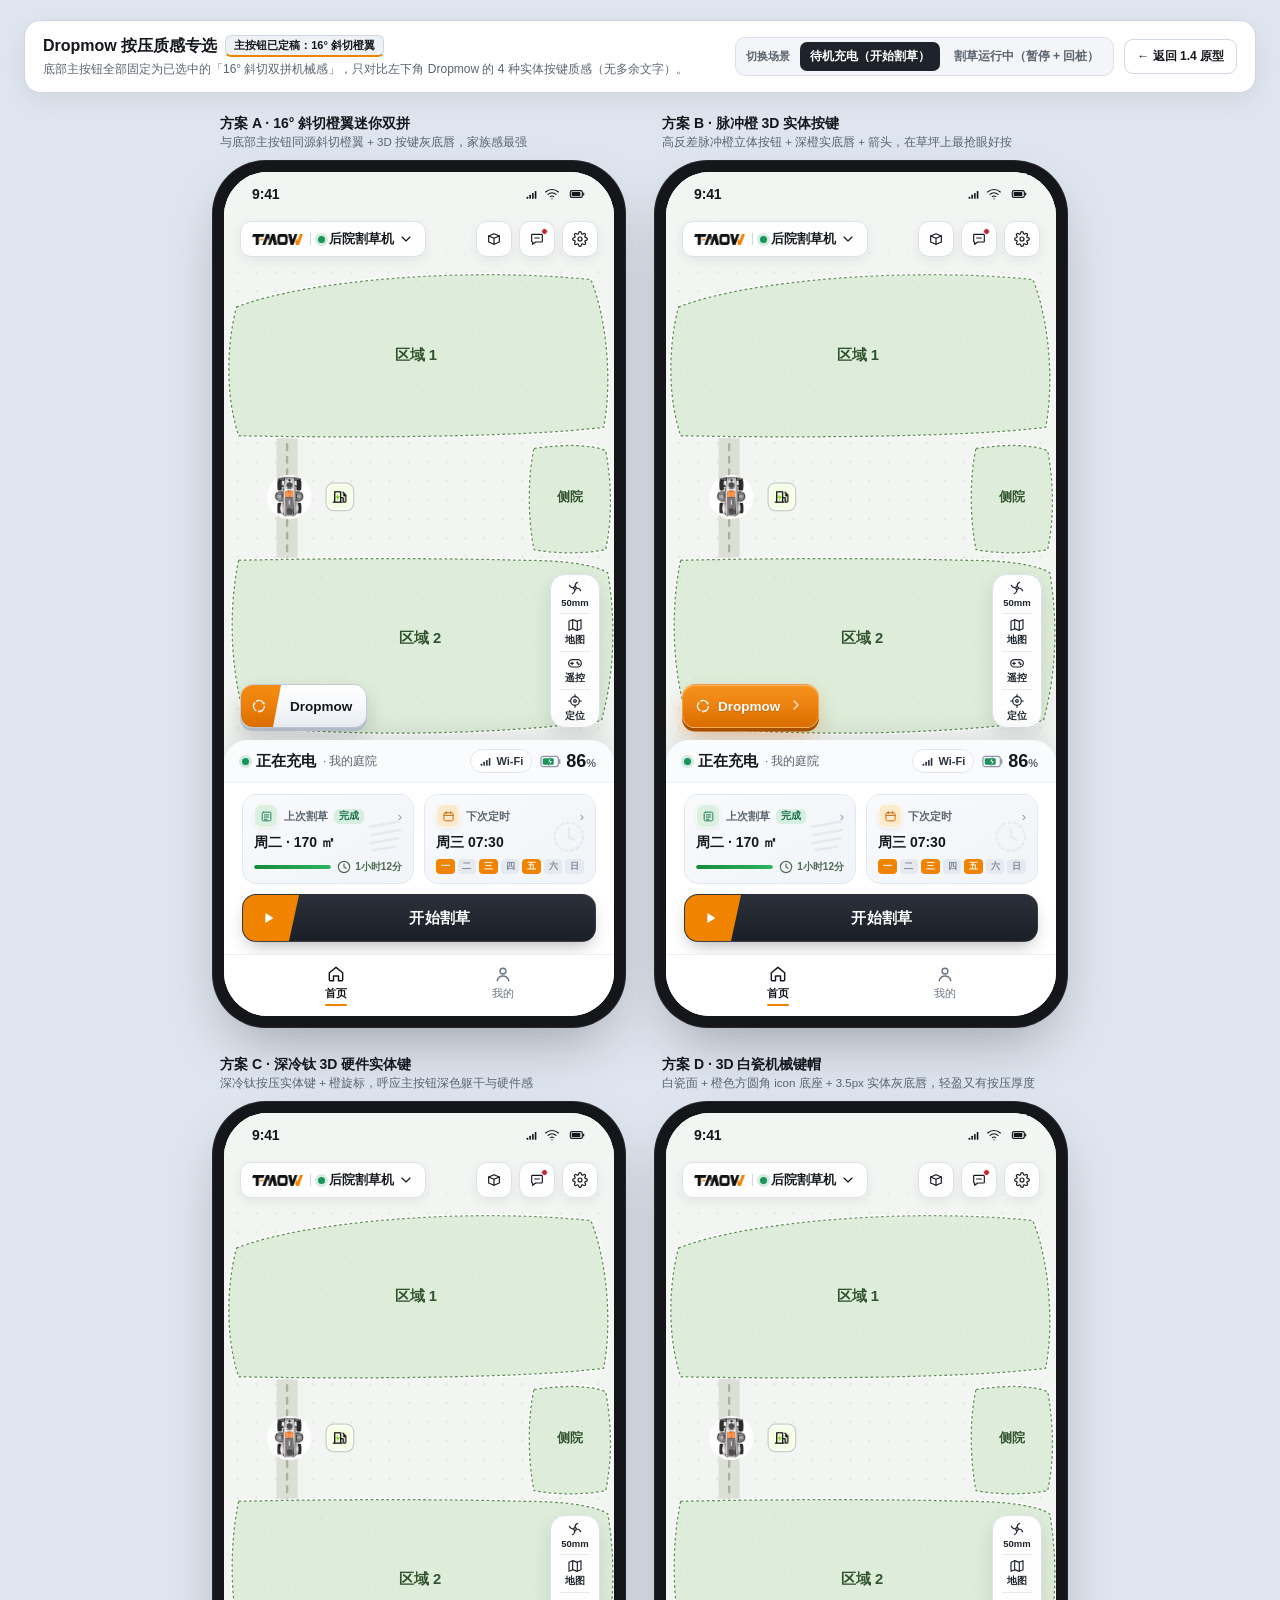
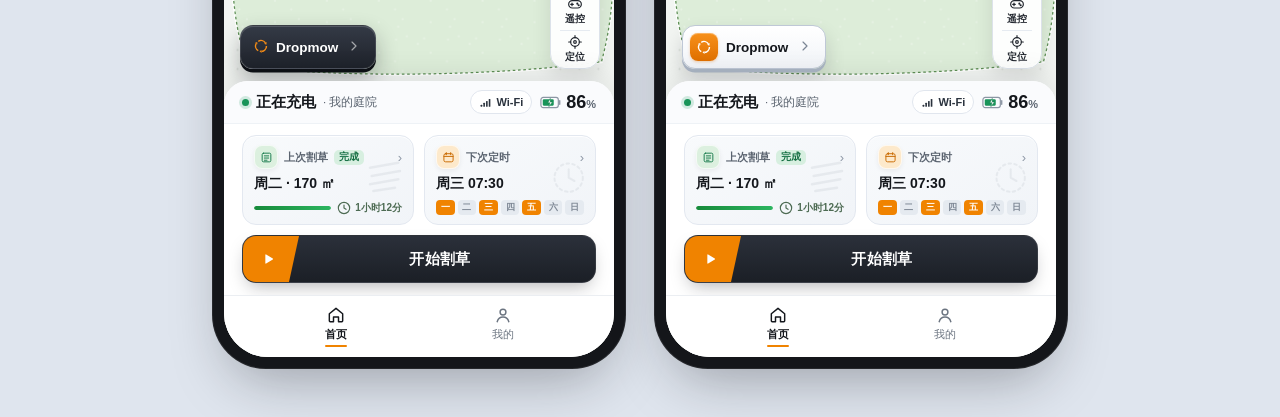
<file: button-pick.html>
<!doctype html>
<html lang="zh-CN">
<head>
<meta charset="utf-8">
<meta name="viewport" content="width=device-width,initial-scale=1">
<title>T-MOW 1.4 · Dropmow 与主按钮专项选型</title>
<link rel="stylesheet" href="tokens.css">
<link rel="stylesheet" href="theme-1.4.css">
<style>
  * { box-sizing: border-box; margin: 0; padding: 0; }
  button { font-family: inherit; cursor: pointer; background: none; border: none; color: inherit; }
  body {
    background: #DFE5EE;
    color: #14171C;
    font-family: var(--font-ui);
    padding: 20px 24px 48px;
    -webkit-font-smoothing: antialiased;
  }
  .num { font-family: var(--font-num); font-variant-numeric: tabular-nums; }

  .review-bar {
    max-width: 1280px;
    margin: 0 auto 22px;
    background: #FFFFFF;
    border: 1px solid #CFD7E2;
    border-radius: 16px;
    padding: 14px 18px;
    box-shadow: 0 8px 24px rgba(17, 19, 23, 0.06);
    display: flex;
    flex-wrap: wrap;
    align-items: center;
    justify-content: space-between;
    gap: 12px;
  }
  .review-title h1 {
    font-size: 16px;
    font-weight: 700;
    display: flex;
    align-items: center;
    gap: 8px;
  }
  .tag-pill {
    font-size: 11px;
    font-weight: 700;
    padding: 2px 8px;
    border-radius: 6px;
    background: #EEF2F7;
    color: #14171C;
    border: 1px solid #CFD7E2;
    border-bottom: 2px solid #F08300;
  }
  .review-title p { margin-top: 4px; font-size: 12px; color: #5B6470; }
  .review-controls { display: flex; flex-wrap: wrap; align-items: center; gap: 10px; }
  .ctrl-group {
    display: flex; align-items: center; gap: 4px;
    background: #F3F5F8; border: 1px solid #DCE2E8;
    padding: 4px; border-radius: 10px;
  }
  .ctrl-group .lbl { font-size: 11px; font-weight: 600; color: #5B6470; padding: 0 6px; }
  .ctrl-group button { font-size: 12px; font-weight: 600; padding: 6px 10px; border-radius: 7px; color: #5B6470; }
  .ctrl-group button.on { background: #1E232B; color: #FFFFFF; }
  .back-link {
    font-size: 12px; font-weight: 600; color: #14171C; text-decoration: none;
    padding: 8px 12px; border-radius: 9px; background: #FFFFFF; border: 1px solid #CFD7E2;
  }

  /* 2x2 手机实机网格 */
  .grid-2x2 {
    max-width: 900px;
    margin: 0 auto;
    display: grid;
    grid-template-columns: repeat(2, 414px);
    justify-content: center;
    gap: 28px;
  }
  @media (max-width: 900px) {
    .grid-2x2 { grid-template-columns: 414px; }
  }
  .card-col { display: flex; flex-direction: column; align-items: center; gap: 10px; }
  .card-meta { width: 100%; padding: 0 8px; display: flex; flex-direction: column; gap: 2px; }
  .card-meta .name { font-size: 14px; font-weight: 700; color: #14171C; }
  .card-meta .sub { font-size: 11.5px; color: #5B6470; }

  .device-chassis {
    background: #14161A;
    border-radius: 54px;
    padding: 12px;
    box-shadow: 0 26px 56px -18px rgba(17, 19, 23, 0.34), 0 0 0 1px rgba(255, 255, 255, 0.08) inset;
  }
  .bp-screen {
    width: 390px;
    height: 844px;
    border-radius: 44px;
    overflow: hidden;
    position: relative;
    background: #F2F5F2;
    color: #14171C;
    user-select: none;
  }
  .bp-map { position: absolute; inset: 0; }
  .bp-map svg { width: 100%; height: 100%; display: block; }
  .bp-top-scrim {
    position: absolute; top: 0; left: 0; right: 0; height: 112px;
    background: linear-gradient(180deg, rgba(242, 245, 242, .96) 0%, rgba(242, 245, 242, .72) 56%, rgba(242, 245, 242, 0) 100%);
    pointer-events: none; z-index: 3;
  }
  .bp-topbar {
    position: absolute; top: 46px; left: 16px; right: 16px; height: 42px; z-index: 8;
    display: flex; align-items: center; justify-content: space-between;
  }

  /* 共用双栏微图表与右侧竖排条（严格对齐当前定稿） */
  .bp-tabs {
    position: absolute; left: 0; right: 0; bottom: 0; z-index: 9; height: 62px;
    background: #FFFFFF; border-top: 1px solid #EBEEF2;
    display: flex; padding: 4px 28px 10px;
  }
  .bp-tabs button {
    flex: 1; display: flex; flex-direction: column; align-items: center; justify-content: center;
    gap: 2px; font-size: 11px; font-weight: 500; color: #6B7480; position: relative;
  }
  .bp-tabs button.on { color: #14171C; font-weight: 700; }
  .bp-tabs button.on::after {
    content: ""; position: absolute; bottom: 0; width: 22px; height: 2px; border-radius: 2px; background: #F08300;
  }
  .bp-left { position: relative; z-index: 7; pointer-events: auto; display: flex; align-items: flex-end; }
  .bp-right {
    position: relative; z-index: 7; width: 50px; pointer-events: auto;
    border-radius: 15px; background: rgba(255, 255, 255, 0.94);
    backdrop-filter: blur(10px); border: 1px solid #DCE2EA;
    box-shadow: 0 8px 20px rgba(17, 19, 23, 0.10);
    display: flex; flex-direction: column; overflow: hidden;
  }
  .bp-right button {
    height: 38px; color: #1E232B; display: flex; flex-direction: column;
    align-items: center; justify-content: center; gap: 1px; font-size: 9.5px; font-weight: 700; position: relative;
  }
  .bp-right button + button::before {
    content: ""; position: absolute; top: 0; left: 9px; right: 9px; height: 1px; background: #E6EBF1;
  }

  /* =========================================================
     固定主按钮：方案 3（16° 斜切双拼机械感）
     ========================================================= */
  .cta-v3 {
    flex: 1; height: 48px; border-radius: 14px;
    background: linear-gradient(180deg, #2B303A 0%, #1B1F26 100%);
    border: 1px solid rgba(255, 255, 255, 0.08);
    box-shadow: 0 8px 18px -6px rgba(17, 19, 23, 0.34);
    color: #FFFFFF; font-size: 14.5px; font-weight: 600;
    display: flex; align-items: stretch; overflow: hidden; position: relative;
  }
  .cta-v3 .wing {
    width: 56px; background: #F08300; color: #FFFFFF;
    display: inline-flex; align-items: center; justify-content: center;
    padding-right: 6px;
    clip-path: polygon(0 0, 100% 0, calc(100% - 10px) 100%, 0 100%);
    flex: none;
  }
  .cta-v3 .txt {
    flex: 1; display: inline-flex; align-items: center; justify-content: center;
    padding-right: 14px; letter-spacing: 0.02em;
  }

  /* =========================================================
     Dropmow 强按压立体感 4 套新方案（无多余文字）
     ========================================================= */
  .dm-btn {
    height: 44px;
    display: inline-flex; align-items: center;
    font-size: 13.5px; font-weight: 700;
    transition: transform .1s ease, box-shadow .1s ease;
  }
  .dm-btn:not(:disabled):active { transform: translateY(2px); }

  /* 方案 A：16° 斜切橙翼迷你双拼（与主按钮 100% 同源设计） */
  .dm-a {
    padding: 0 14px 0 0; border-radius: 13px; overflow: hidden;
    background: linear-gradient(180deg, #FFFFFF 0%, #EDF1F6 100%);
    border: 1px solid #C2CBD8;
    box-shadow: 0 3px 0 #B6C0CF, 0 10px 20px rgba(17, 19, 23, 0.16), inset 0 1px 0 #FFFFFF;
    color: #14171C; gap: 9px;
  }
  .dm-a .dm-wing {
    width: 40px; height: 100%; background: linear-gradient(180deg, #F68D12 0%, #E07000 100%);
    color: #FFFFFF; display: inline-flex; align-items: center; justify-content: center;
    padding-right: 5px;
    clip-path: polygon(0 0, 100% 0, calc(100% - 8px) 100%, 0 100%);
    flex: none;
  }
  .dm-a:not(:disabled):active { box-shadow: 0 1px 0 #B6C0CF, 0 4px 10px rgba(17, 19, 23, 0.14); }

  /* 方案 B：脉冲橙 3D 实体立体按钮（高辨识动作按键） */
  .dm-b {
    padding: 0 14px 0 12px; border-radius: 13px;
    background: linear-gradient(180deg, #F8931E 0%, #DF6F00 100%);
    border: 1px solid rgba(255, 255, 255, 0.28);
    box-shadow: 0 3.5px 0 #AD5200, 0 10px 22px -4px rgba(212, 104, 0, 0.44), inset 0 1px 0 rgba(255, 255, 255, 0.34);
    color: #FFFFFF; gap: 7px; text-shadow: 0 1px 1px rgba(130, 58, 0, 0.35);
  }
  .dm-b .dm-chev { opacity: .88; margin-left: 1px; }
  .dm-b:not(:disabled):active { box-shadow: 0 1px 0 #AD5200, 0 4px 10px rgba(212, 104, 0, 0.35); }

  /* 方案 C：深冷钛 3D 硬件实体键（与主按钮躯干呼应） */
  .dm-c {
    padding: 0 13px 0 12px; border-radius: 13px;
    background: linear-gradient(180deg, #343A46 0%, #1E222A 100%);
    border: 1px solid rgba(255, 255, 255, 0.12);
    box-shadow: 0 3.5px 0 #0D1015, 0 10px 22px rgba(17, 19, 23, 0.30), inset 0 1px 0 rgba(255, 255, 255, 0.16);
    color: #FFFFFF; gap: 7px;
  }
  .dm-c .dm-spin { color: #F58C16; }
  .dm-c .dm-chev { color: rgba(255, 255, 255, 0.58); margin-left: 1px; }
  .dm-c:not(:disabled):active { box-shadow: 0 1px 0 #0D1015, 0 4px 10px rgba(17, 19, 23, 0.26); }

  /* 方案 D：3D 冷银机械键帽（橙色圆角 icon 底块 + 立体灰底唇） */
  .dm-d {
    padding: 0 12px 0 7px; border-radius: 13px;
    background: linear-gradient(180deg, #FFFFFF 0%, #F1F4F8 100%);
    border: 1px solid #BFC8D6;
    box-shadow: 0 3.5px 0 #AAB5C4, 0 10px 20px rgba(17, 19, 23, 0.16), inset 0 1.5px 0 #FFFFFF;
    color: #14171C; gap: 8px;
  }
  .dm-d .dm-badge {
    width: 28px; height: 28px; border-radius: 8px;
    background: linear-gradient(180deg, #F7901A 0%, #E07000 100%);
    color: #FFFFFF; display: inline-flex; align-items: center; justify-content: center;
    box-shadow: inset 0 1px 0 rgba(255, 255, 255, 0.30), 0 1px 3px rgba(224, 112, 0, 0.32);
    flex: none;
  }
  .dm-d .dm-chev { color: #7B8594; margin-left: 1px; }
  .dm-d:not(:disabled):active { box-shadow: 0 1px 0 #AAB5C4, 0 4px 10px rgba(17, 19, 23, 0.14); }

  /* 禁用态（割草运行中仍保持明确实体按钮轮廓，避免发虚或混色） */
  .dm-btn:disabled { cursor: not-allowed; opacity: .78; filter: grayscale(1); box-shadow: 0 2px 0 #BFC6D0, 0 4px 10px rgba(17, 19, 23, 0.08); }
  .dm-b:disabled, .dm-c:disabled { background: linear-gradient(180deg, #9EA7B3 0%, #86909E 100%); color: #FFFFFF; border-color: #7E8896; box-shadow: 0 2px 0 #6C7582; text-shadow: none; }
  .dm-c:disabled .dm-spin, .dm-c:disabled .dm-chev, .dm-b:disabled .dm-chev { color: rgba(255, 255, 255, .86); }

  .proto-toast {
    position: fixed; bottom: 24px; left: 50%; transform: translateX(-50%);
    background: #1E232B; color: #FFFFFF; padding: 10px 18px; border-radius: 10px;
    font-size: 13px; font-weight: 500; box-shadow: 0 12px 30px rgba(17, 19, 23, 0.25); z-index: 999;
  }
</style>
</head>
<body>

<header class="review-bar">
  <div class="review-title">
    <h1>Dropmow 按压质感专选 <span class="tag-pill">主按钮已定稿：16° 斜切橙翼</span></h1>
    <p>底部主按钮全部固定为已选中的「16° 斜切双拼机械感」，只对比左下角 Dropmow 的 4 种实体按键质感（无多余文字）。</p>
  </div>
  <div class="review-controls">
    <div class="ctrl-group" id="stCtrl">
      <span class="lbl">切换场景</span>
      <button class="on" data-st="idle">待机充电（开始割草）</button>
      <button data-st="mowing">割草运行中（暂停 + 回桩）</button>
    </div>
    <a class="back-link" href="index.html">← 返回 1.4 原型</a>
  </div>
</header>

<main class="grid-2x2" id="grid"></main>

<script>
const IMG = 'assets/';
const ICO = {
  down: '<path d="m6 9 6 6 6-6"/>',
  chev: '<path d="m9 6 6 6-6 6"/>',
  play: '<path d="M8 5.8v12.4a.8.8 0 0 0 1.2.7l10-6.2a.8.8 0 0 0 0-1.4l-10-6.2a.8.8 0 0 0-1.2.7z" fill="currentColor" stroke="none"/>',
  pause: '<rect x="6.5" y="5" width="3.5" height="14" rx="1" fill="currentColor" stroke="none"/><rect x="14" y="5" width="3.5" height="14" rx="1" fill="currentColor" stroke="none"/>',
  home: '<path d="M4 10.5 12 4l8 6.5V19a1 1 0 0 1-1 1h-4v-5.5h-6V20H5a1 1 0 0 1-1-1z"/>',
  user: '<circle cx="12" cy="8.5" r="3.5"/><path d="M5 20c1.2-3.6 3.9-5.5 7-5.5s5.8 1.9 7 5.5"/>',
  msg: '<path d="M5 5h14a1 1 0 0 1 1 1v9.5a1 1 0 0 1-1 1H10l-4.5 3.5v-3.5H5a1 1 0 0 1-1-1V6a1 1 0 0 1 1-1z"/><path d="M8.5 10.5h7"/>',
  gear: '<circle cx="12" cy="12" r="3"/><path d="M19.4 15a1.65 1.65 0 0 0 .33 1.82l.06.06a2 2 0 1 1-2.83 2.83l-.06-.06a1.65 1.65 0 0 0-1.82-.33 1.65 1.65 0 0 0-1 1.51V21a2 2 0 1 1-4 0v-.09A1.65 1.65 0 0 0 9 19.4a1.65 1.65 0 0 0-1.82.33l-.06.06a2 2 0 1 1-2.83-2.83l.06-.06a1.65 1.65 0 0 0 .33-1.82 1.65 1.65 0 0 0-1.51-1H3a2 2 0 1 1 0-4h.09A1.65 1.65 0 0 0 4.6 9a1.65 1.65 0 0 0-.33-1.82l-.06-.06a2 2 0 1 1 2.83-2.83l.06.06a1.65 1.65 0 0 0 1.82.33H9a1.65 1.65 0 0 0 1-1.51V3a2 2 0 1 1 4 0v.09a1.65 1.65 0 0 0 1 1.51 1.65 1.65 0 0 0 1.82-.33l.06-.06a2 2 0 1 1 2.83 2.83l-.06.06a1.65 1.65 0 0 0-.33 1.82V9a1.65 1.65 0 0 0 1.51 1H21a2 2 0 1 1 0 4h-.09a1.65 1.65 0 0 0-1.51 1z"/>',
  map: '<path d="M3 6.5 8.5 4l7 2.5L21 4v13.5L15.5 20l-7-2.5L3 20z"/><path d="M8.5 4v13.5M15.5 6.5V20"/>',
  pad: '<rect x="2.5" y="7" width="19" height="11" rx="5.5"/><path d="M7.5 10.5v4M5.5 12.5h4"/><circle cx="15.5" cy="11.5" r=".7" fill="currentColor"/><circle cx="17.5" cy="13.8" r=".7" fill="currentColor"/>',
  dock: '<path d="M9 14 4 9l5-5"/><path d="M4 9h10.5a5.5 5.5 0 0 1 0 11H11"/>',
  locate: '<circle cx="12" cy="12" r="6.5"/><circle cx="12" cy="12" r="2"/><path d="M12 2.5v3M12 18.5v3M2.5 12h3M18.5 12h3"/>',
  area: '<path d="M4 7.5 12 4l8 3.5v9L12 20l-8-3.5z"/><path d="M4 7.5 12 11l8-3.5M12 11v9"/>',
  wifi: '<path d="M2.5 9a14 14 0 0 1 19 0M6 12.5a9 9 0 0 1 12 0M9.5 16a4 4 0 0 1 5 0"/><circle cx="12" cy="19.2" r="1" fill="currentColor" stroke="none"/>',
  cal: '<rect x="3.5" y="5" width="17" height="15" rx="3"/><path d="M8 3v4M16 3v4M3.5 10h17"/>',
  records: '<rect x="4" y="4" width="16" height="16" rx="2.5"/><path d="M8 9h8M8 13h8M8 17h5"/>',
  clock: '<circle cx="12" cy="12" r="8.5"/><path d="M12 7.5V12l3 2"/>',
  blade: '<circle cx="12" cy="12" r="2"/><path d="M12 10c0-3 1.5-5.5 4-6.5M14 12c3 0 5.5 1.5 6.5 4M12 14c0 3-1.5 5.5-4 6.5M10 12c-3 0-5.5-1.5-6.5-4"/>',
  dropmow: '<g><path d="M7.9 4.9A8.2 8.2 0 0 1 18.7 7.3" stroke-width="2.2" stroke-linecap="butt"/><path d="M20.6 6L20 10L16.8 8.6Z" fill="currentColor" stroke="none"/></g><g transform="rotate(120 12 12)"><path d="M7.9 4.9A8.2 8.2 0 0 1 18.7 7.3" stroke-width="2.2" stroke-linecap="butt"/><path d="M20.6 6L20 10L16.8 8.6Z" fill="currentColor" stroke="none"/></g><g transform="rotate(240 12 12)"><path d="M7.9 4.9A8.2 8.2 0 0 1 18.7 7.3" stroke-width="2.2" stroke-linecap="butt"/><path d="M20.6 6L20 10L16.8 8.6Z" fill="currentColor" stroke="none"/></g>',
};
const ic = (n, cls = '') => `<svg class="ico ${cls}" viewBox="0 0 24 24">${ICO[n]}</svg>`;
function sigBars(n = 4) {
  return `<svg class="ico sm" style="width:13px;height:13px" viewBox="0 0 24 24">${[0,1,2,3].map(i =>
    `<rect x="${3 + i*5}" y="${16 - i*3.5}" width="3" height="${4 + i*3.5}" rx="1" fill="${i < n ? 'currentColor' : 'none'}" stroke="${i < n ? 'none' : 'currentColor'}" stroke-width="1.3" opacity="${i < n ? 1 : .35}"/>`).join('')}</svg>`;
}
function statusbar() {
  return `<div class="sb"><span>9:41</span><span class="sb-icons">${sigBars(4)}${ic('wifi', 'sm')}<svg class="ico sm" viewBox="0 0 24 24" style="width:22px"><rect x="2" y="7" width="18" height="10" rx="2.5"/><path d="M22 10.5v3"/><rect x="4" y="9" width="13" height="6" rx="1" fill="currentColor" stroke="none"/></svg></span></div>`;
}

let ST = 'idle';

function renderMap(uid) {
  const Z1 = 'M26 168 C 92 142, 248 130, 362 142 C 378 182, 382 242, 374 282 C 296 292, 120 292, 28 290 C 16 254, 16 206, 26 168Z';
  const Z2 = 'M28 408 C 120 406, 228 406, 296 408 C 336 408, 366 412, 378 420 C 386 468, 384 516, 372 560 C 276 574, 120 576, 36 564 C 20 516, 18 456, 28 408Z';
  const Z3 = 'M308 302 C 336 298, 360 298, 376 304 C 382 338, 382 368, 376 398 C 354 402, 330 402, 308 398 C 302 368, 302 328, 308 302Z';
  const mowing = ST === 'mowing';
  let dots = '';
  const step = 8.2, tile = step * 6;
  for (let r = 0; r < 6; r++) for (let c = 0; c < 6; c++) {
    let h = (c * 73856093 ^ r * 19349663) >>> 0; h = ((h ^ (h >>> 13)) * 1274126177) >>> 0;
    if (h % 3) continue;
    const x = (c + .5) * step + ((h % 7) - 3) * step * .12, y = (r + .5) * step + (((h / 7 | 0) % 5) - 2) * step * .12, rr = 1.6 * (.65 + (h % 4) * .12);
    dots += `<circle cx="${x.toFixed(1)}" cy="${y.toFixed(1)}" r="${rr.toFixed(2)}" fill="${h % 2 ? '#9DBF95' : '#FFFFFF'}" opacity="${h % 2 ? 0.14 : 0.28}"/>`;
  }
  const pts = [];
  for (let i = 0; i <= 9; i++) { const y = 148 + i * 10, a = `14 ${y}`, b = `388 ${y - 6}`; pts.push(...(i % 2 ? [b, a] : [a, b])); }
  const zone = d => `<path d="${d}" fill="none" stroke="#FFFFFF" stroke-width="3" stroke-linejoin="round"/><path d="${d}" fill="#DDEDD9"/><path d="${d}" fill="url(#g_${uid})"/><path d="${d}" fill="none" stroke="#5E8F55" stroke-width="1.2" stroke-dasharray="2.5 2.5"/>`;
  const robotPos = mowing ? [302, 232] : [76, 348];
  return `
  <svg viewBox="-12 40 422 800" preserveAspectRatio="xMidYMid slice">
    <defs>
      <clipPath id="cz_${uid}"><path d="${Z1}"/></clipPath>
      <pattern id="g_${uid}" width="${tile}" height="${tile}" patternUnits="userSpaceOnUse">${dots}</pattern>
      <pattern id="d_${uid}" width="18" height="18" patternUnits="userSpaceOnUse"><circle cx="9" cy="9" r="0.95" fill="#B9C3B8" fill-opacity="0.45"/></pattern>
    </defs>
    <rect x="-80" y="-80" width="560" height="1000" fill="#F2F5F2"/>
    <rect x="-80" y="-80" width="560" height="1000" fill="url(#d_${uid})"/>
    <path d="M74 286 L74 412" fill="none" stroke="#D8DBD0" stroke-opacity="0.82" stroke-width="20" stroke-linecap="round"/>
    <path d="M74 286 L74 412" fill="none" stroke="#A9B09E" stroke-width="2.2" stroke-dasharray="5.5 6.5" stroke-linecap="round"/>
    ${zone(Z1)}${zone(Z2)}${zone(Z3)}
    ${mowing ? `<g clip-path="url(#cz_${uid})"><polyline points="${pts.join(' ')}" fill="none" stroke="#FFFFFF" stroke-opacity="0.92" stroke-width="2.8" stroke-linecap="round" stroke-linejoin="round"/></g>` : ''}
    <g font-family="var(--font-ui)" text-anchor="middle">
      <text x="196" y="218" font-size="14" font-weight="700" fill="#325330">区域 1</text>
      <text x="200" y="486" font-size="14" font-weight="700" fill="#325330">区域 2</text>
      <text x="342" y="352" font-size="12" font-weight="700" fill="#325330">侧院</text>
    </g>
    <g transform="translate(124 348)"><rect x="-13" y="-13" width="26" height="26" rx="7" fill="#FFFFFF" stroke="#5E8F55" stroke-opacity="0.35" stroke-width="1.2"/><image href="${IMG}device/icon_device_charge_station.png" x="-11" y="-11" width="22" height="22"/></g>
    <g transform="translate(${robotPos[0]} ${robotPos[1]}) rotate(${mowing ? 78 : 0})"><circle r="21" fill="#FFFFFF" fill-opacity="0.88"/><image href="${IMG}device/device_selfcheck_product.png" x="-14" y="-19" width="28" height="38"/></g>
  </svg>`;
}

function renderVariant(v) {
  const mowing = ST === 'mowing';
  const bat = mowing ? 74 : 86;
  const dmHtml = {
    1: `<button class="dm-btn dm-a" ${mowing ? 'disabled' : ''} data-act="toast" data-msg="方案 A · 斜切橙翼 Dropmow"><span class="dm-wing">${ic('dropmow', 'sm')}</span><span>Dropmow</span></button>`,
    2: `<button class="dm-btn dm-b" ${mowing ? 'disabled' : ''} data-act="toast" data-msg="方案 B · 脉冲橙实体 Dropmow">${ic('dropmow', 'sm')}<span>Dropmow</span><span class="dm-chev">${ic('chev', 'sm')}</span></button>`,
    3: `<button class="dm-btn dm-c" ${mowing ? 'disabled' : ''} data-act="toast" data-msg="方案 C · 深冷钛机械 Dropmow"><span class="dm-spin">${ic('dropmow', 'sm')}</span><span>Dropmow</span><span class="dm-chev">${ic('chev', 'sm')}</span></button>`,
    4: `<button class="dm-btn dm-d" ${mowing ? 'disabled' : ''} data-act="toast" data-msg="方案 D · 3D 白瓷键帽 Dropmow"><span class="dm-badge">${ic('dropmow', 'sm')}</span><span>Dropmow</span><span class="dm-chev">${ic('chev', 'sm')}</span></button>`,
  }[v.id];

  const ctaHtml = mowing
    ? `<button class="cta-v3" data-act="toast" data-msg="暂停作业"><span class="wing">${ic('pause', 'sm')}</span><span class="txt">暂停作业</span></button><button class="v1-btn-sq">${ic('dock')}</button>`
    : `<button class="cta-v3" data-act="setSt" data-st="mowing"><span class="wing">${ic('play', 'sm')}</span><span class="txt">开始割草</span></button>`;

  return `
  <div class="bp-screen">
    ${statusbar()}
    <div class="bp-map">${renderMap('V' + v.id)}</div>
    <div class="bp-top-scrim"></div>

    <div class="bp-topbar">
      <button class="v3-brandpill">
        <img class="logo" src="${IMG}home/logo.png" alt="T-MOW">
        <span class="sep"></span>
        <span class="name"><span class="status-dot ok"></span>后院割草机 ${ic('down', 'sm')}</span>
      </button>
      <div class="v3-fab-pair">
        <button class="v3-sq-fab">${ic('area', 'sm')}</button>
        <button class="v3-sq-fab">${ic('msg', 'sm')}<span class="dot"></span></button>
        <button class="v3-sq-fab">${ic('gear', 'sm')}</button>
      </div>
    </div>

    <div class="hp-bottom-dock">
      <div class="hp-map-controls">
        <div class="bp-left">${dmHtml}</div>

        <div class="bp-right">
          <button class="num">${ic('blade', 'sm')}<span>50mm</span></button>
          <button>${ic('map', 'sm')}<span>地图</span></button>
          <button>${ic('pad', 'sm')}<span>遥控</span></button>
          <button>${ic('locate', 'sm')}<span>定位</span></button>
        </div>
      </div>

      <section class="v3-panel">
        <div class="v3-tele-bar">
          <div style="display:flex;align-items:center;gap:7px">
            <span class="status-dot ok"></span>
            <strong style="font-size:15px">${mowing ? '正在割草' : '正在充电'}</strong>
            <span style="font-size:11.5px;color:#5B6470">· 我的庭院</span>
          </div>
          <div style="display:flex;align-items:center;gap:8px">
            <span class="hp-sig-chip">${sigBars(4)}<span>Wi-Fi</span></span>
            <span class="hp-bat-pill"><svg viewBox="0 0 24 14" fill="none"><rect x="1" y="1.5" width="19" height="11" rx="2.5" stroke="#8C96A4" stroke-width="1.3"/><path d="M21.5 5v4" stroke="#8C96A4" stroke-width="1.5" stroke-linecap="round"/><rect x="3" y="3.5" width="${(bat*0.14).toFixed(1)}" height="7" rx="1.2" fill="#199459"/>${!mowing ? `<path d="M11.2 2.5L8.4 7.3h2.3l-.9 4.2 3.8-5.1h-2.4z" fill="#FFFFFF" stroke="#16794B" stroke-width="0.6"/>` : ''}</svg><span class="num" style="font-size:18px;font-weight:700">${bat}<small style="font-size:11px;color:#5B6470">%</small></span></span>
          </div>
        </div>
        <div class="v3-body">
          ${mowing ? `
            <div class="hp-mow-box">
              <div style="display:flex;justify-content:space-between;font-size:12px;margin-bottom:6px">
                <span style="color:#325330;font-weight:600">区域 1 · 已完成 45% · 剩余 38 分</span>
                <strong class="num">76 / 170 ㎡</strong>
              </div>
              <div class="hp-mow-bar"><i style="width:45%"></i></div>
            </div>` : `
            <div class="v3-two-cols">
              <button class="v3-stat-box tone-green">
                <svg class="stat-wm" viewBox="0 0 48 48" fill="none" stroke="currentColor" stroke-width="3" stroke-linecap="round"><path d="M6 14L40 8M8 24L42 18M6 34L40 28M10 42L36 38"/></svg>
                <div class="stat-top"><span class="stat-ico">${ic('records', 'sm')}</span><span class="k">上次割草</span><span class="stat-pill ok">完成</span><span class="stat-arr">›</span></div>
                <div class="v num">周二 · 170 ㎡</div>
                <div class="stat-foot"><span class="stat-mini-bar"><i style="width:100%"></i></span><span class="stat-foot-txt">${ic('clock', 'sm')}1小时12分</span></div>
              </button>
              <button class="v3-stat-box tone-amber">
                <svg class="stat-wm" viewBox="0 0 48 48" fill="none" stroke="currentColor" stroke-width="2.5" stroke-linecap="round"><circle cx="26" cy="26" r="17" stroke-dasharray="3 4"/><path d="M26 16v10l7 4"/></svg>
                <div class="stat-top"><span class="stat-ico">${ic('cal', 'sm')}</span><span class="k">下次定时</span><span class="stat-arr">›</span></div>
                <div class="v num">周三 07:30</div>
                <div class="stat-foot"><div class="stat-days"><i class="on">一</i><i>二</i><i class="on">三</i><i>四</i><i class="on">五</i><i>六</i><i>日</i></div></div>
              </button>
            </div>`}
          <div class="v3-actions">${ctaHtml}</div>
        </div>
      </section>
    </div>

    <nav class="bp-tabs"><button class="on">${ic('home')}<span>首页</span></button><button>${ic('user')}<span>我的</span></button></nav>
  </div>`;
}

function renderAll() {
  const variants = [
    { id: 1, name: '方案 A · 16° 斜切橙翼迷你双拼', sub: '与底部主按钮同源斜切橙翼 + 3D 按键灰底唇，家族感最强' },
    { id: 2, name: '方案 B · 脉冲橙 3D 实体按键', sub: '高反差脉冲橙立体按钮 + 深橙实底唇 + 箭头，在草坪上最抢眼好按' },
    { id: 3, name: '方案 C · 深冷钛 3D 硬件实体键', sub: '深冷钛按压实体键 + 橙旋标，呼应主按钮深色躯干与硬件感' },
    { id: 4, name: '方案 D · 3D 白瓷机械键帽', sub: '白瓷面 + 橙色方圆角 icon 底座 + 3.5px 实体灰底唇，轻盈又有按压厚度' },
  ];
  document.getElementById('grid').innerHTML = variants.map(v => `
    <section class="card-col">
      <div class="card-meta"><span class="name">${v.name}</span><span class="sub">${v.sub}</span></div>
      <div class="device-chassis">${renderVariant(v)}</div>
    </section>
  `).join('');
  document.querySelectorAll('#stCtrl button').forEach(b => b.classList.toggle('on', b.dataset.st === ST));
}

let tt = null;
document.addEventListener('click', e => {
  const b = e.target.closest('[data-st],[data-act]');
  if (!b) return;
  if (b.dataset.st || b.dataset.act === 'setSt') { ST = b.dataset.st || 'mowing'; return renderAll(); }
  if (b.dataset.act === 'toast') {
    document.querySelector('.proto-toast')?.remove(); clearTimeout(tt);
    const el = document.createElement('div'); el.className = 'proto-toast'; el.textContent = b.dataset.msg;
    document.body.appendChild(el); tt = setTimeout(() => el.remove(), 1800);
  }
});

renderAll();
</script>
</body>
</html>
</file>
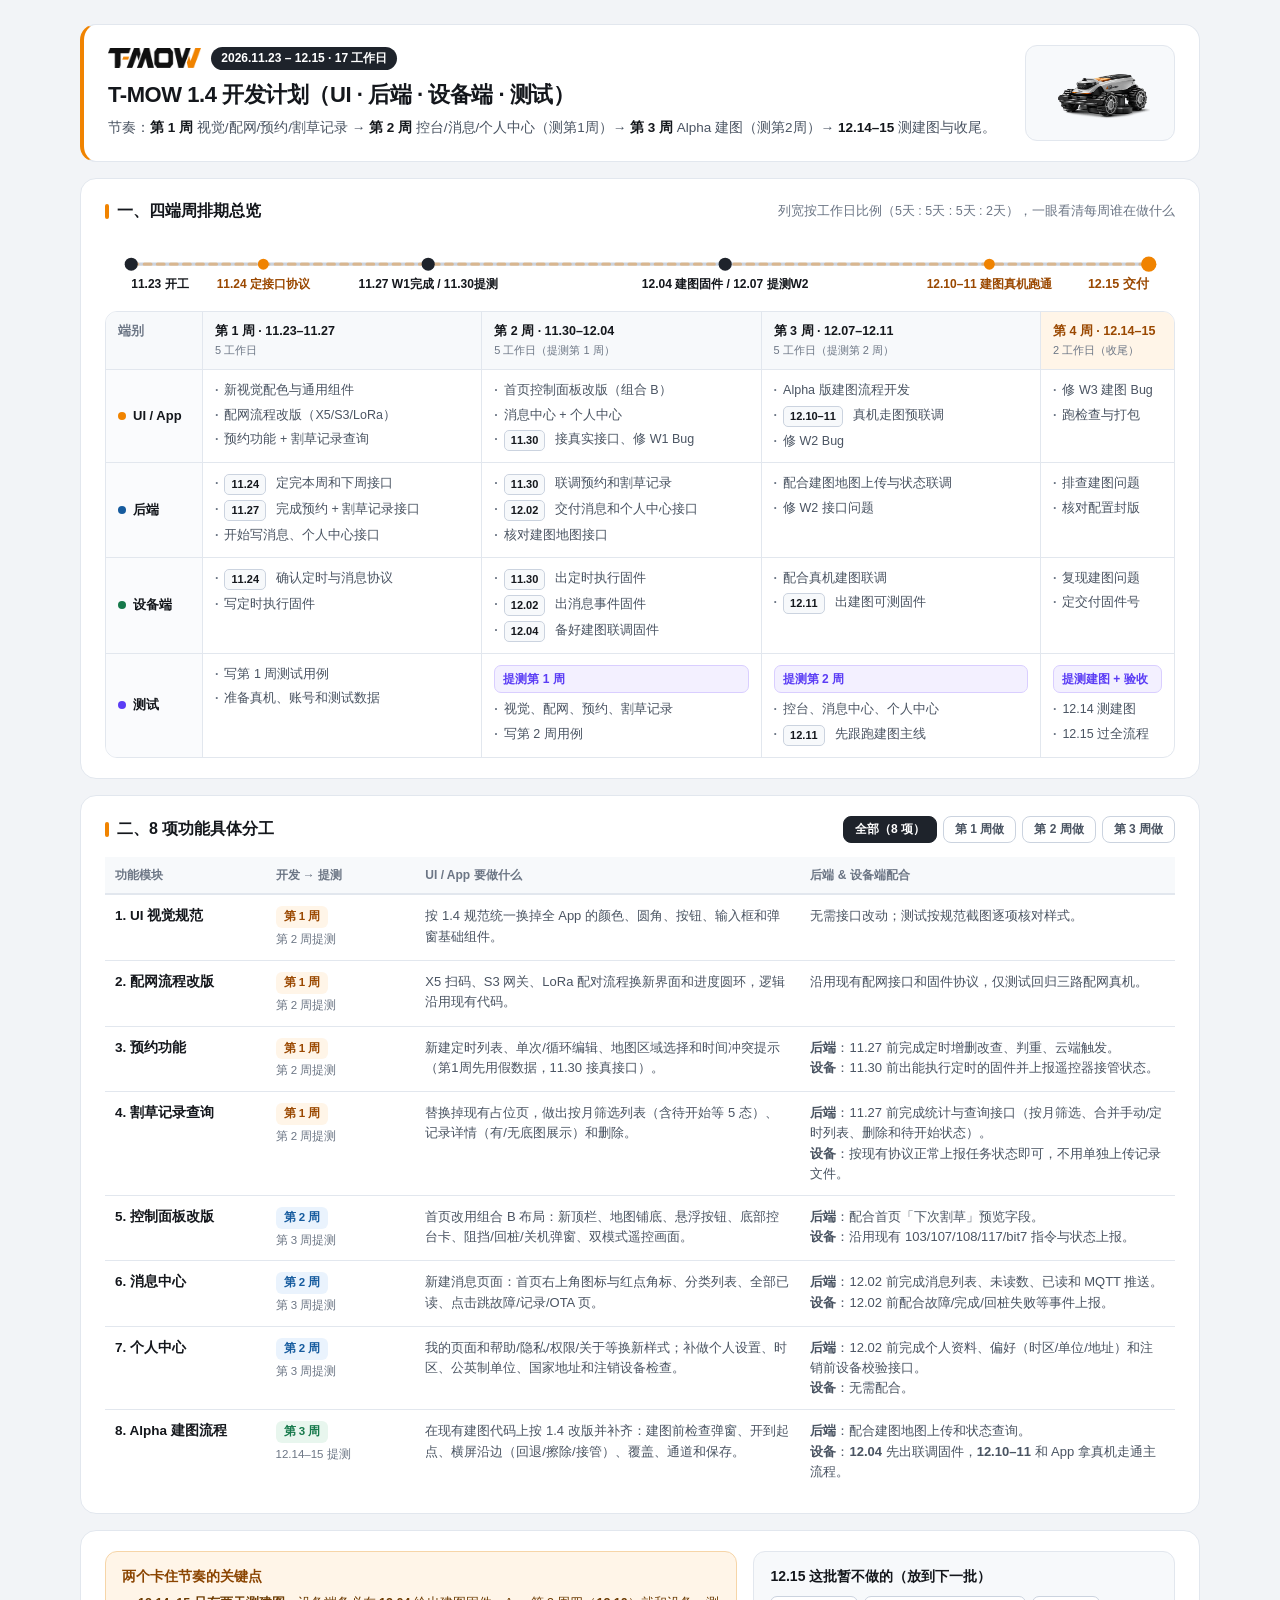
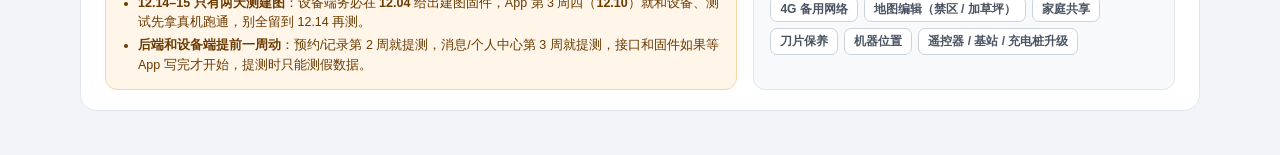
<file: dev-plan.html>
<!doctype html>
<html lang="zh-CN">
<head>
<meta charset="utf-8">
<meta name="viewport" content="width=device-width, initial-scale=1">
<title>T-MOW 1.4 开发计划（11.23 – 12.15）</title>
<link rel="icon" href="data:,">
<style>
  :root {
    --bg: #F2F4F7;
    --card: #FFFFFF;
    --muted: #F7F9FB;
    --line: #E2E7EE;
    --line-strong: #CBD3DF;
    --ink: #14171C;
    --ink-2: #4A5462;
    --ink-3: #6C7685;
    --dark: #1E232B;
    --orange: #F08300;
    --orange-soft: #FFF5E8;
    --blue: #165B9E;
    --green: #16794B;
    --purple: #5B3DF5;
    --purple-soft: #F3F0FF;
  }
  * { box-sizing: border-box; margin: 0; padding: 0; }
  body {
    background: var(--bg);
    color: var(--ink);
    font-family: -apple-system, BlinkMacSystemFont, "PingFang SC", "Helvetica Neue", Arial, sans-serif;
    font-size: 13.5px;
    line-height: 1.55;
    -webkit-font-smoothing: antialiased;
    padding: 24px 20px 44px;
  }
  .wrap { max-width: 1120px; margin: 0 auto; display: flex; flex-direction: column; gap: 16px; }
  .card {
    background: var(--card);
    border: 1px solid var(--line);
    border-radius: 16px;
    padding: 20px 24px;
  }

  /* 顶部 */
  .header {
    display: flex;
    align-items: center;
    justify-content: space-between;
    gap: 24px;
    border-left: 4px solid var(--orange);
  }
  .brand { display: flex; align-items: center; gap: 10px; margin-bottom: 8px; }
  .brand img { height: 20px; width: auto; }
  .tag-date {
    font-size: 12px; font-weight: 700; color: #fff; background: var(--dark);
    padding: 2px 10px; border-radius: 999px;
  }
  h1 { font-size: 22px; font-weight: 800; letter-spacing: -0.02em; margin-bottom: 6px; }
  .summary { color: var(--ink-2); font-size: 13.5px; }
  .summary b { color: var(--ink); }
  .hero-img {
    width: 150px; height: 96px; flex: none;
    display: flex; align-items: center; justify-content: center;
    background: var(--muted); border: 1px solid var(--line); border-radius: 12px;
    padding: 8px;
  }
  .hero-img img { max-width: 100%; max-height: 100%; object-fit: contain; }

  .sec-head {
    display: flex; align-items: center; justify-content: space-between;
    gap: 12px; margin-bottom: 14px; flex-wrap: wrap;
  }
  .sec-title { font-size: 16px; font-weight: 800; display: flex; align-items: center; gap: 8px; }
  .sec-title::before { content: ""; width: 4px; height: 15px; border-radius: 2px; background: var(--orange); }
  .sec-sub { font-size: 12.5px; color: var(--ink-3); }

  /* 时间轴图 */
  .timeline-bar { margin-bottom: 12px; overflow-x: auto; }
  .timeline-bar svg { display: block; width: 100%; min-width: 720px; height: auto; }

  /* 四端周视图（按天数比例 5:5:5:2） */
  .grid-wrap { overflow-x: auto; }
  .week-grid {
    min-width: 780px;
    display: grid;
    grid-template-columns: 96px 5fr 5fr 5fr 2.4fr;
    border: 1px solid var(--line);
    border-radius: 12px;
    overflow: hidden;
  }
  .wg-th {
    background: var(--muted);
    padding: 10px 12px;
    font-size: 12.5px;
    font-weight: 800;
    border-bottom: 1px solid var(--line);
    border-left: 1px solid var(--line);
  }
  .wg-th:first-child { border-left: 0; color: var(--ink-3); }
  .wg-th small { display: block; font-size: 11px; font-weight: 500; color: var(--ink-3); margin-top: 1px; }
  .wg-th.final { background: var(--orange-soft); color: #9A4800; }

  .wg-lane {
    padding: 12px;
    font-weight: 800;
    font-size: 13px;
    border-bottom: 1px solid var(--line);
    background: #FAFBFD;
    display: flex;
    align-items: center;
    gap: 7px;
  }
  .dot { width: 8px; height: 8px; border-radius: 50%; flex: none; }
  .wg-cell {
    padding: 11px 12px;
    border-bottom: 1px solid var(--line);
    border-left: 1px solid var(--line);
    font-size: 12.5px;
    color: var(--ink-2);
    display: flex;
    flex-direction: column;
    gap: 5px;
  }
  .wg-row-last .wg-lane, .wg-row-last .wg-cell { border-bottom: 0; }

  .item-line { display: flex; align-items: flex-start; gap: 6px; }
  .item-line::before { content: "·"; font-weight: 900; color: var(--ink-3); }
  .k-badge {
    display: inline-block;
    font-size: 11px; font-weight: 700;
    padding: 1px 6px; border-radius: 5px;
    background: var(--muted); border: 1px solid var(--line-strong);
    color: var(--ink);
    margin-right: 4px;
  }
  .test-box {
    background: var(--purple-soft);
    border: 1px solid #D9CEFF;
    color: var(--purple);
    font-weight: 700;
    font-size: 12px;
    padding: 4px 8px;
    border-radius: 7px;
    margin-bottom: 2px;
  }

  /* 筛选按钮 */
  .tabs { display: flex; gap: 6px; flex-wrap: wrap; }
  .tab {
    border: 1px solid var(--line-strong); background: #fff; color: var(--ink-2);
    font-size: 12px; font-weight: 700; padding: 4px 11px; border-radius: 8px; cursor: pointer;
  }
  .tab.on { background: var(--dark); color: #fff; border-color: var(--dark); }

  /* 功能分工表 */
  .tbl-wrap { overflow-x: auto; }
  table { width: 100%; min-width: 760px; border-collapse: collapse; }
  th {
    text-align: left; font-size: 12px; font-weight: 700; color: var(--ink-3);
    padding: 9px 10px; border-bottom: 2px solid var(--line); background: var(--muted);
  }
  td {
    padding: 11px 10px; border-bottom: 1px solid var(--line);
    vertical-align: top; font-size: 13px; color: var(--ink-2);
  }
  tr:last-child td { border-bottom: 0; }
  tr.hide { display: none; }
  .fn-name { font-weight: 800; color: var(--ink); font-size: 13.5px; }
  .wk-pill {
    display: inline-block; font-size: 11.5px; font-weight: 700;
    padding: 2px 8px; border-radius: 6px;
    background: var(--orange-soft); color: #9A4800; white-space: nowrap;
  }
  .wk-pill.w2 { background: #EAF3FD; color: var(--blue); }
  .wk-pill.w3 { background: #E8F6EE; color: var(--green); }
  .sub-meta { font-size: 11.5px; color: var(--ink-3); margin-top: 3px; white-space: nowrap; }

  /* 底部提醒与暂不做 */
  .foot-grid { display: grid; grid-template-columns: 1.2fr 0.8fr; gap: 16px; }
  .note-box {
    background: var(--orange-soft);
    border: 1px solid #F6D5A8;
    border-radius: 12px;
    padding: 14px 16px;
  }
  .note-box h3 { font-size: 14px; font-weight: 800; color: #8A4400; margin-bottom: 6px; }
  .note-box ul { padding-left: 16px; display: flex; flex-direction: column; gap: 4px; color: #6B3A00; font-size: 12.5px; }
  .defer-box {
    background: var(--muted);
    border: 1px solid var(--line);
    border-radius: 12px;
    padding: 14px 16px;
  }
  .defer-box h3 { font-size: 14px; font-weight: 800; margin-bottom: 8px; }
  .defer-list { display: flex; flex-wrap: wrap; gap: 6px; }
  .defer-list span {
    font-size: 12px; font-weight: 600; color: var(--ink-2);
    background: #fff; border: 1px solid var(--line-strong);
    padding: 3px 9px; border-radius: 7px;
  }

  @media (max-width: 820px) {
    .header { flex-direction: column; align-items: flex-start; }
    .foot-grid { grid-template-columns: 1fr; }
  }
</style>
</head>
<body>
<div class="wrap">

  <!-- 顶部 -->
  <section class="card header">
    <div>
      <div class="brand">
        <img src="[data-uri]" alt="T-MOW">
        <span class="tag-date">2026.11.23 – 12.15 · 17 工作日</span>
      </div>
      <h1>T-MOW 1.4 开发计划（UI · 后端 · 设备端 · 测试）</h1>
      <p class="summary">节奏：<b>第 1 周</b> 视觉/配网/预约/割草记录 → <b>第 2 周</b> 控台/消息/个人中心（测第1周）→ <b>第 3 周</b> Alpha 建图（测第2周）→ <b>12.14–15</b> 测建图与收尾。</p>
    </div>
    <div class="hero-img">
      <img src="[data-uri]" alt="T-MOW 实机">
    </div>
  </section>

  <!-- 一、四端周排期总图 -->
  <section class="card">
    <div class="sec-head">
      <div class="sec-title">一、四端周排期总览</div>
      <div class="sec-sub">列宽按工作日比例（5天 : 5天 : 5天 : 2天），一眼看清每周谁在做什么</div>
    </div>

    <!-- 极简时间轴 SVG -->
    <div class="timeline-bar">
      <svg viewBox="0 0 980 56" xmlns="http://www.w3.org/2000/svg">
        <!-- 底线 -->
        <line x1="24" y1="24" x2="956" y2="24" stroke="#CBD3DF" stroke-width="3" stroke-linecap="round"/>
        <line x1="24" y1="24" x2="956" y2="24" stroke="#F08300" stroke-width="3" stroke-dasharray="6 6" stroke-linecap="round" opacity="0.35"/>
        <!-- 节点 -->
        <circle cx="24" cy="24" r="6" fill="#1E232B"/>
        <text x="24" y="46" font-size="11" font-weight="700" fill="#14171C" text-anchor="start">11.23 开工</text>

        <circle cx="145" cy="24" r="5" fill="#F08300"/>
        <text x="145" y="46" font-size="11" font-weight="700" fill="#9A4800" text-anchor="middle">11.24 定接口协议</text>

        <circle cx="296" cy="24" r="6" fill="#1E232B"/>
        <text x="296" y="46" font-size="11" font-weight="700" fill="#14171C" text-anchor="middle">11.27 W1完成 / 11.30提测</text>

        <circle cx="568" cy="24" r="6" fill="#1E232B"/>
        <text x="568" y="46" font-size="11" font-weight="700" fill="#14171C" text-anchor="middle">12.04 建图固件 / 12.07 提测W2</text>

        <circle cx="810" cy="24" r="5" fill="#F08300"/>
        <text x="810" y="46" font-size="11" font-weight="700" fill="#9A4800" text-anchor="middle">12.10–11 建图真机跑通</text>

        <circle cx="956" cy="24" r="7" fill="#F08300"/>
        <text x="956" y="46" font-size="11.5" font-weight="800" fill="#9A4800" text-anchor="end">12.15 交付</text>
      </svg>
    </div>

    <div class="grid-wrap">
      <div class="week-grid">
        <!-- 表头 -->
        <div class="wg-th">端别</div>
        <div class="wg-th">第 1 周 · 11.23–11.27<small>5 工作日</small></div>
        <div class="wg-th">第 2 周 · 11.30–12.04<small>5 工作日（提测第 1 周）</small></div>
        <div class="wg-th">第 3 周 · 12.07–12.11<small>5 工作日（提测第 2 周）</small></div>
        <div class="wg-th final">第 4 周 · 12.14–15<small>2 工作日（收尾）</small></div>

        <!-- UI / App -->
        <div class="wg-lane"><span class="dot" style="background:var(--orange)"></span>UI / App</div>
        <div class="wg-cell">
          <div class="item-line">新视觉配色与通用组件</div>
          <div class="item-line">配网流程改版（X5/S3/LoRa）</div>
          <div class="item-line">预约功能 + 割草记录查询</div>
        </div>
        <div class="wg-cell">
          <div class="item-line">首页控制面板改版（组合 B）</div>
          <div class="item-line">消息中心 + 个人中心</div>
          <div class="item-line"><span class="k-badge">11.30</span>接真实接口、修 W1 Bug</div>
        </div>
        <div class="wg-cell">
          <div class="item-line">Alpha 版建图流程开发</div>
          <div class="item-line"><span class="k-badge">12.10–11</span>真机走图预联调</div>
          <div class="item-line">修 W2 Bug</div>
        </div>
        <div class="wg-cell">
          <div class="item-line">修 W3 建图 Bug</div>
          <div class="item-line">跑检查与打包</div>
        </div>

        <!-- 后端 -->
        <div class="wg-lane"><span class="dot" style="background:var(--blue)"></span>后端</div>
        <div class="wg-cell">
          <div class="item-line"><span class="k-badge">11.24</span>定完本周和下周接口</div>
          <div class="item-line"><span class="k-badge">11.27</span>完成预约 + 割草记录接口</div>
          <div class="item-line">开始写消息、个人中心接口</div>
        </div>
        <div class="wg-cell">
          <div class="item-line"><span class="k-badge">11.30</span>联调预约和割草记录</div>
          <div class="item-line"><span class="k-badge">12.02</span>交付消息和个人中心接口</div>
          <div class="item-line">核对建图地图接口</div>
        </div>
        <div class="wg-cell">
          <div class="item-line">配合建图地图上传与状态联调</div>
          <div class="item-line">修 W2 接口问题</div>
        </div>
        <div class="wg-cell">
          <div class="item-line">排查建图问题</div>
          <div class="item-line">核对配置封版</div>
        </div>

        <!-- 设备端 -->
        <div class="wg-lane"><span class="dot" style="background:var(--green)"></span>设备端</div>
        <div class="wg-cell">
          <div class="item-line"><span class="k-badge">11.24</span>确认定时与消息协议</div>
          <div class="item-line">写定时执行固件</div>
        </div>
        <div class="wg-cell">
          <div class="item-line"><span class="k-badge">11.30</span>出定时执行固件</div>
          <div class="item-line"><span class="k-badge">12.02</span>出消息事件固件</div>
          <div class="item-line"><span class="k-badge">12.04</span>备好建图联调固件</div>
        </div>
        <div class="wg-cell">
          <div class="item-line">配合真机建图联调</div>
          <div class="item-line"><span class="k-badge">12.11</span>出建图可测固件</div>
        </div>
        <div class="wg-cell">
          <div class="item-line">复现建图问题</div>
          <div class="item-line">定交付固件号</div>
        </div>

        <!-- 测试 -->
        <div class="wg-lane" style="border-bottom:0"><span class="dot" style="background:var(--purple)"></span>测试</div>
        <div class="wg-cell" style="border-bottom:0">
          <div class="item-line">写第 1 周测试用例</div>
          <div class="item-line">准备真机、账号和测试数据</div>
        </div>
        <div class="wg-cell" style="border-bottom:0">
          <div class="test-box">提测第 1 周</div>
          <div class="item-line">视觉、配网、预约、割草记录</div>
          <div class="item-line">写第 2 周用例</div>
        </div>
        <div class="wg-cell" style="border-bottom:0">
          <div class="test-box">提测第 2 周</div>
          <div class="item-line">控台、消息中心、个人中心</div>
          <div class="item-line"><span class="k-badge">12.11</span>先跟跑建图主线</div>
        </div>
        <div class="wg-cell" style="border-bottom:0">
          <div class="test-box">提测建图 + 验收</div>
          <div class="item-line">12.14 测建图</div>
          <div class="item-line">12.15 过全流程</div>
        </div>
      </div>
    </div>
  </section>

  <!-- 二、8 大功能分工清单（不重复） -->
  <section class="card">
    <div class="sec-head">
      <div class="sec-title">二、8 项功能具体分工</div>
      <div class="tabs" id="wkFilter">
        <button class="tab on" data-w="all">全部（8 项）</button>
        <button class="tab" data-w="w1">第 1 周做</button>
        <button class="tab" data-w="w2">第 2 周做</button>
        <button class="tab" data-w="w3">第 3 周做</button>
      </div>
    </div>

    <div class="tbl-wrap">
      <table>
        <thead>
          <tr>
            <th style="width:15%">功能模块</th>
            <th style="width:14%">开发 → 提测</th>
            <th style="width:36%">UI / App 要做什么</th>
            <th style="width:35%">后端 &amp; 设备端配合</th>
          </tr>
        </thead>
        <tbody>
          <tr data-w="w1">
            <td class="fn-name">1. UI 视觉规范</td>
            <td><span class="wk-pill">第 1 周</span><div class="sub-meta">第 2 周提测</div></td>
            <td>按 1.4 规范统一换掉全 App 的颜色、圆角、按钮、输入框和弹窗基础组件。</td>
            <td>无需接口改动；测试按规范截图逐项核对样式。</td>
          </tr>
          <tr data-w="w1">
            <td class="fn-name">2. 配网流程改版</td>
            <td><span class="wk-pill">第 1 周</span><div class="sub-meta">第 2 周提测</div></td>
            <td>X5 扫码、S3 网关、LoRa 配对流程换新界面和进度圆环，逻辑沿用现有代码。</td>
            <td>沿用现有配网接口和固件协议，仅测试回归三路配网真机。</td>
          </tr>
          <tr data-w="w1">
            <td class="fn-name">3. 预约功能</td>
            <td><span class="wk-pill">第 1 周</span><div class="sub-meta">第 2 周提测</div></td>
            <td>新建定时列表、单次/循环编辑、地图区域选择和时间冲突提示（第1周先用假数据，11.30 接真接口）。</td>
            <td><b>后端</b>：11.27 前完成定时增删改查、判重、云端触发。<br><b>设备</b>：11.30 前出能执行定时的固件并上报遥控器接管状态。</td>
          </tr>
          <tr data-w="w1">
            <td class="fn-name">4. 割草记录查询</td>
            <td><span class="wk-pill">第 1 周</span><div class="sub-meta">第 2 周提测</div></td>
            <td>替换掉现有占位页，做出按月筛选列表（含待开始等 5 态）、记录详情（有/无底图展示）和删除。</td>
            <td><b>后端</b>：11.27 前完成统计与查询接口（按月筛选、合并手动/定时列表、删除和待开始状态）。<br><b>设备</b>：按现有协议正常上报任务状态即可，不用单独上传记录文件。</td>
          </tr>
          <tr data-w="w2">
            <td class="fn-name">5. 控制面板改版</td>
            <td><span class="wk-pill w2">第 2 周</span><div class="sub-meta">第 3 周提测</div></td>
            <td>首页改用组合 B 布局：新顶栏、地图铺底、悬浮按钮、底部控台卡、阻挡/回桩/关机弹窗、双模式遥控画面。</td>
            <td><b>后端</b>：配合首页「下次割草」预览字段。<br><b>设备</b>：沿用现有 103/107/108/117/bit7 指令与状态上报。</td>
          </tr>
          <tr data-w="w2">
            <td class="fn-name">6. 消息中心</td>
            <td><span class="wk-pill w2">第 2 周</span><div class="sub-meta">第 3 周提测</div></td>
            <td>新建消息页面：首页右上角图标与红点角标、分类列表、全部已读、点击跳故障/记录/OTA 页。</td>
            <td><b>后端</b>：12.02 前完成消息列表、未读数、已读和 MQTT 推送。<br><b>设备</b>：12.02 前配合故障/完成/回桩失败等事件上报。</td>
          </tr>
          <tr data-w="w2">
            <td class="fn-name">7. 个人中心</td>
            <td><span class="wk-pill w2">第 2 周</span><div class="sub-meta">第 3 周提测</div></td>
            <td>我的页面和帮助/隐私/权限/关于等换新样式；补做个人设置、时区、公英制单位、国家地址和注销设备检查。</td>
            <td><b>后端</b>：12.02 前完成个人资料、偏好（时区/单位/地址）和注销前设备校验接口。<br><b>设备</b>：无需配合。</td>
          </tr>
          <tr data-w="w3">
            <td class="fn-name">8. Alpha 建图流程</td>
            <td><span class="wk-pill w3">第 3 周</span><div class="sub-meta">12.14–15 提测</div></td>
            <td>在现有建图代码上按 1.4 改版并补齐：建图前检查弹窗、开到起点、横屏沿边（回退/擦除/接管）、覆盖、通道和保存。</td>
            <td><b>后端</b>：配合建图地图上传和状态查询。<br><b>设备</b>：<b>12.04</b> 先出联调固件，<b>12.10–11</b> 和 App 拿真机走通主流程。</td>
          </tr>
        </tbody>
      </table>
    </div>
  </section>

  <!-- 三、提醒与暂不做 -->
  <section class="card">
    <div class="foot-grid">
      <div class="note-box">
        <h3>两个卡住节奏的关键点</h3>
        <ul>
          <li><b>12.14–15 只有两天测建图</b>：设备端务必在 <b>12.04</b> 给出建图固件，App 第 3 周四（<b>12.10</b>）就和设备、测试先拿真机跑通，别全留到 12.14 再测。</li>
          <li><b>后端和设备端提前一周动</b>：预约/记录第 2 周就提测，消息/个人中心第 3 周就提测，接口和固件如果等 App 写完才开始，提测时只能测假数据。</li>
        </ul>
      </div>

      <div class="defer-box">
        <h3>12.15 这批暂不做的（放到下一批）</h3>
        <div class="defer-list">
          <span>4G 备用网络</span>
          <span>地图编辑（禁区 / 加草坪）</span>
          <span>家庭共享</span>
          <span>刀片保养</span>
          <span>机器位置</span>
          <span>遥控器 / 基站 / 充电桩升级</span>
        </div>
      </div>
    </div>
  </section>

</div>
<script>
  const tabs = document.getElementById('wkFilter');
  const rows = document.querySelectorAll('tbody tr[data-w]');
  tabs.addEventListener('click', (e) => {
    const btn = e.target.closest('button[data-w]');
    if (!btn) return;
    tabs.querySelectorAll('button').forEach(b => b.classList.remove('on'));
    btn.classList.add('on');
    const w = btn.dataset.w;
    rows.forEach(r => r.classList.toggle('hide', w !== 'all' && r.dataset.w !== w));
  });
</script>
</body>
</html>
</file>
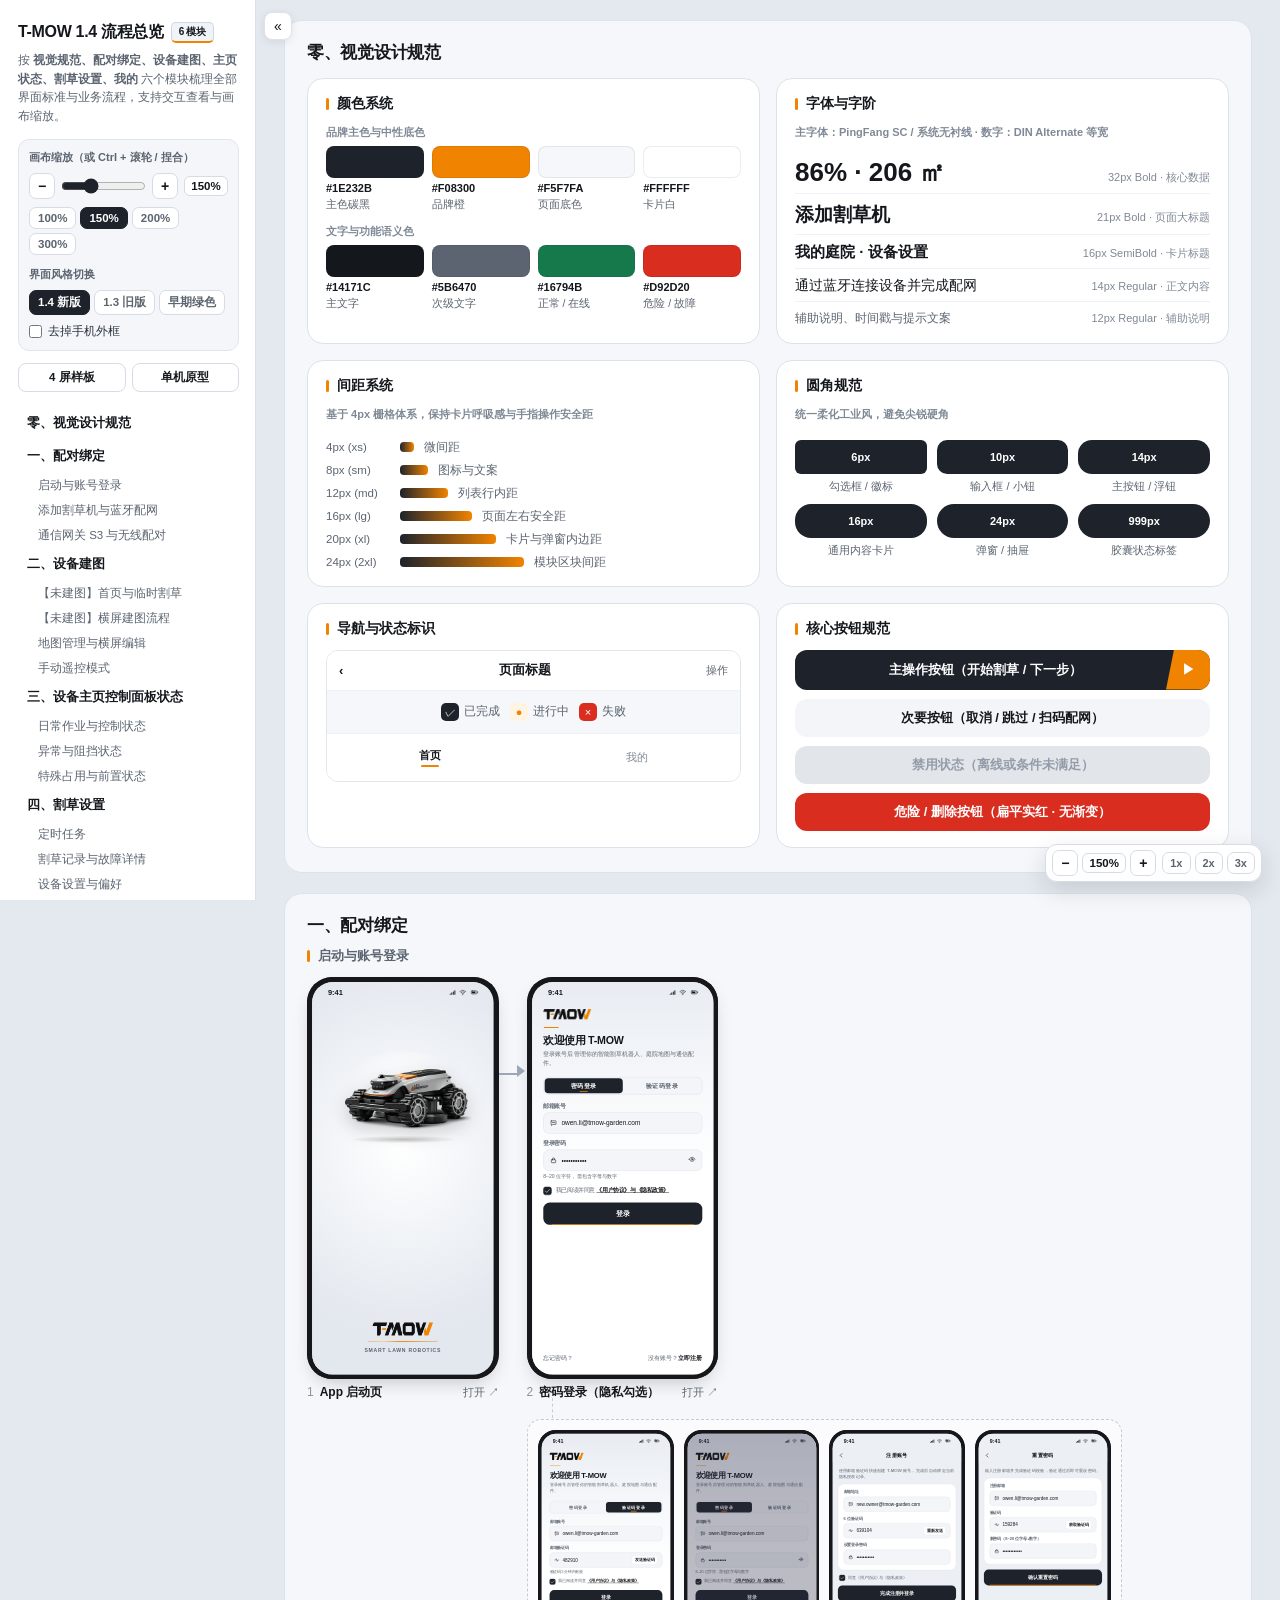
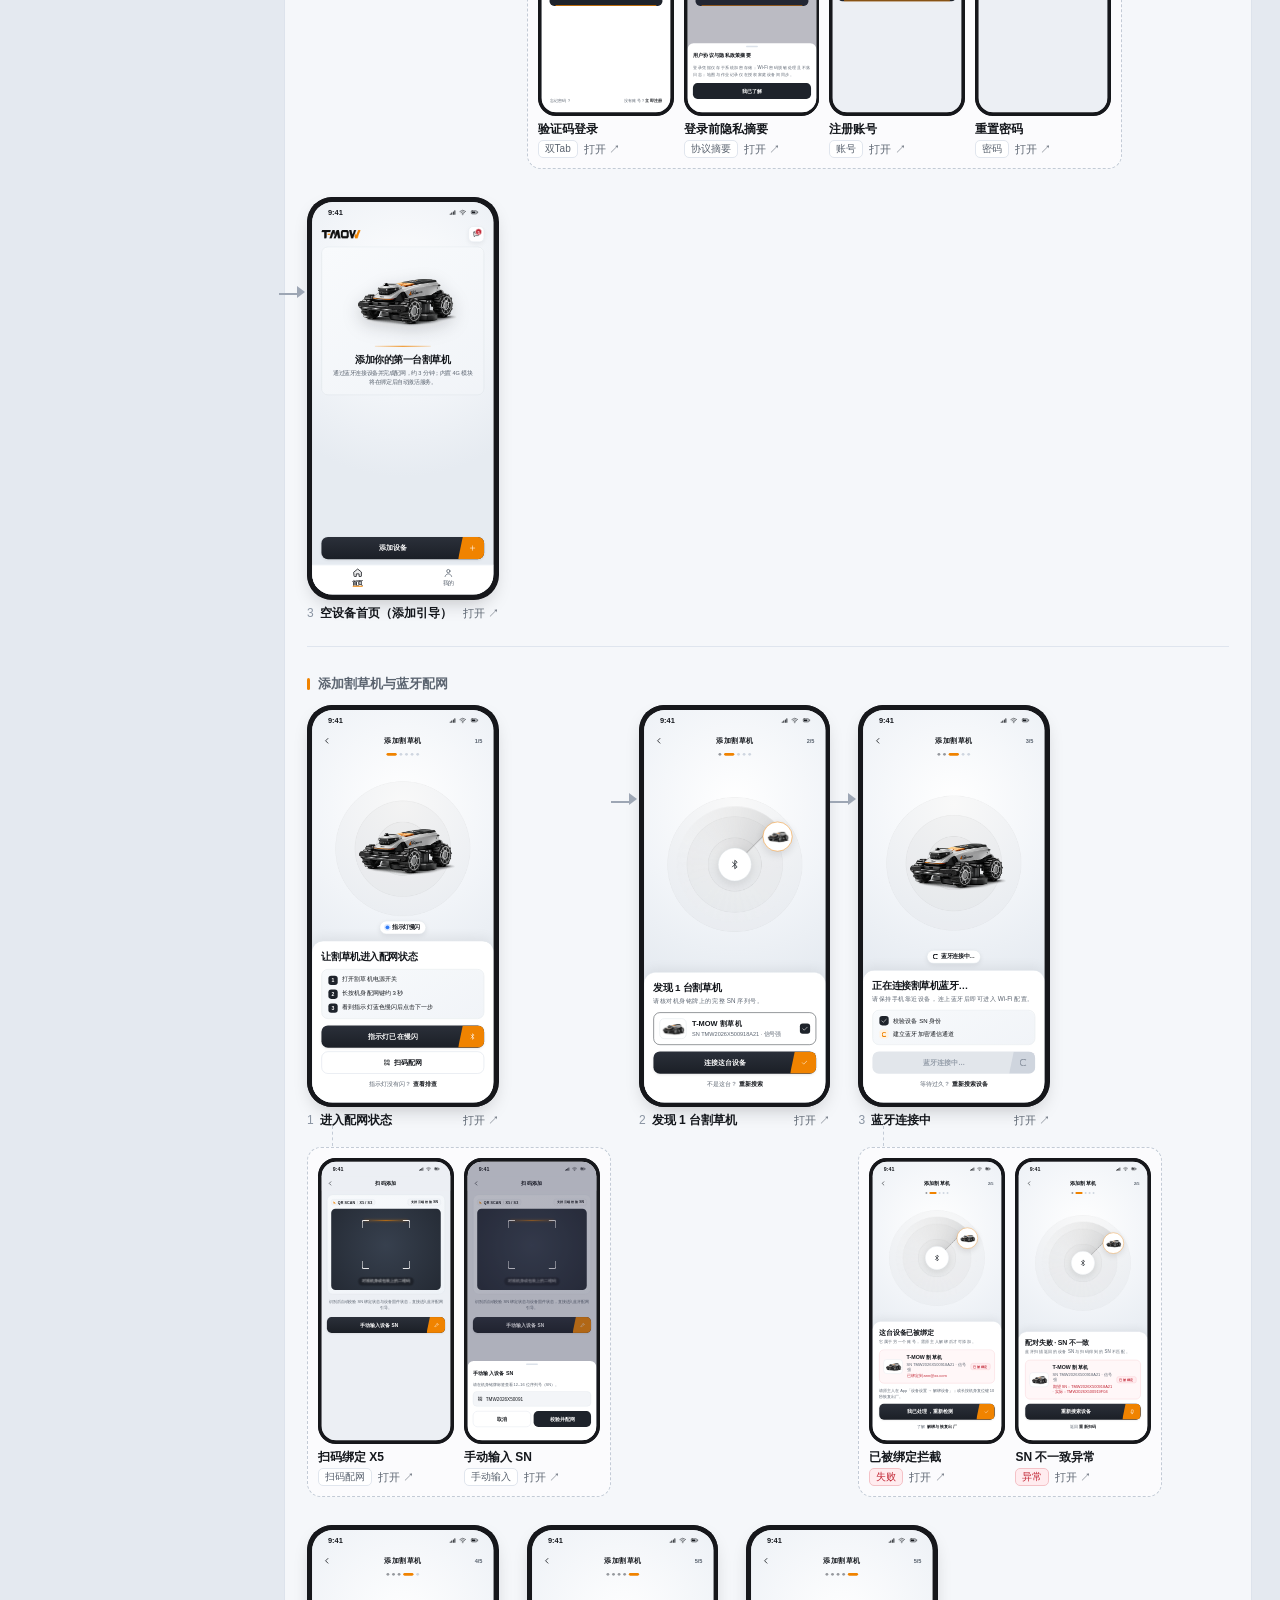
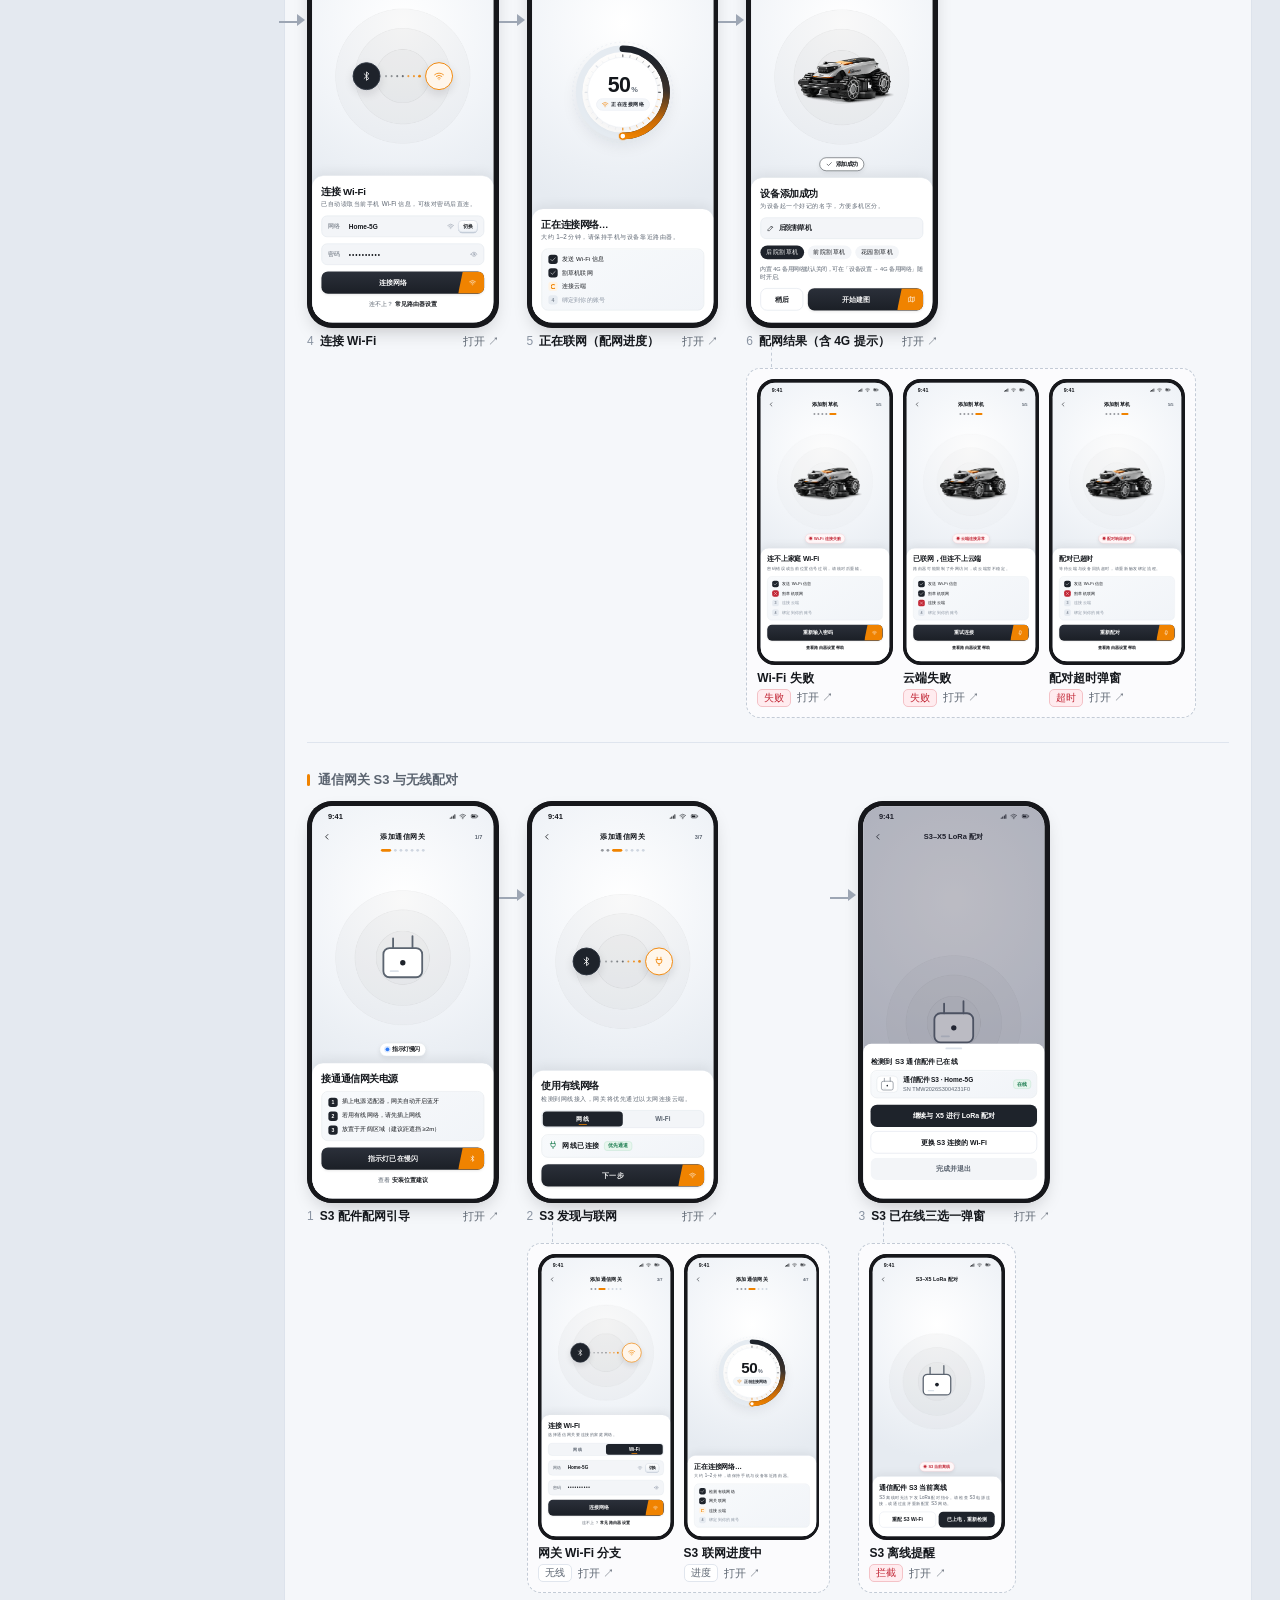
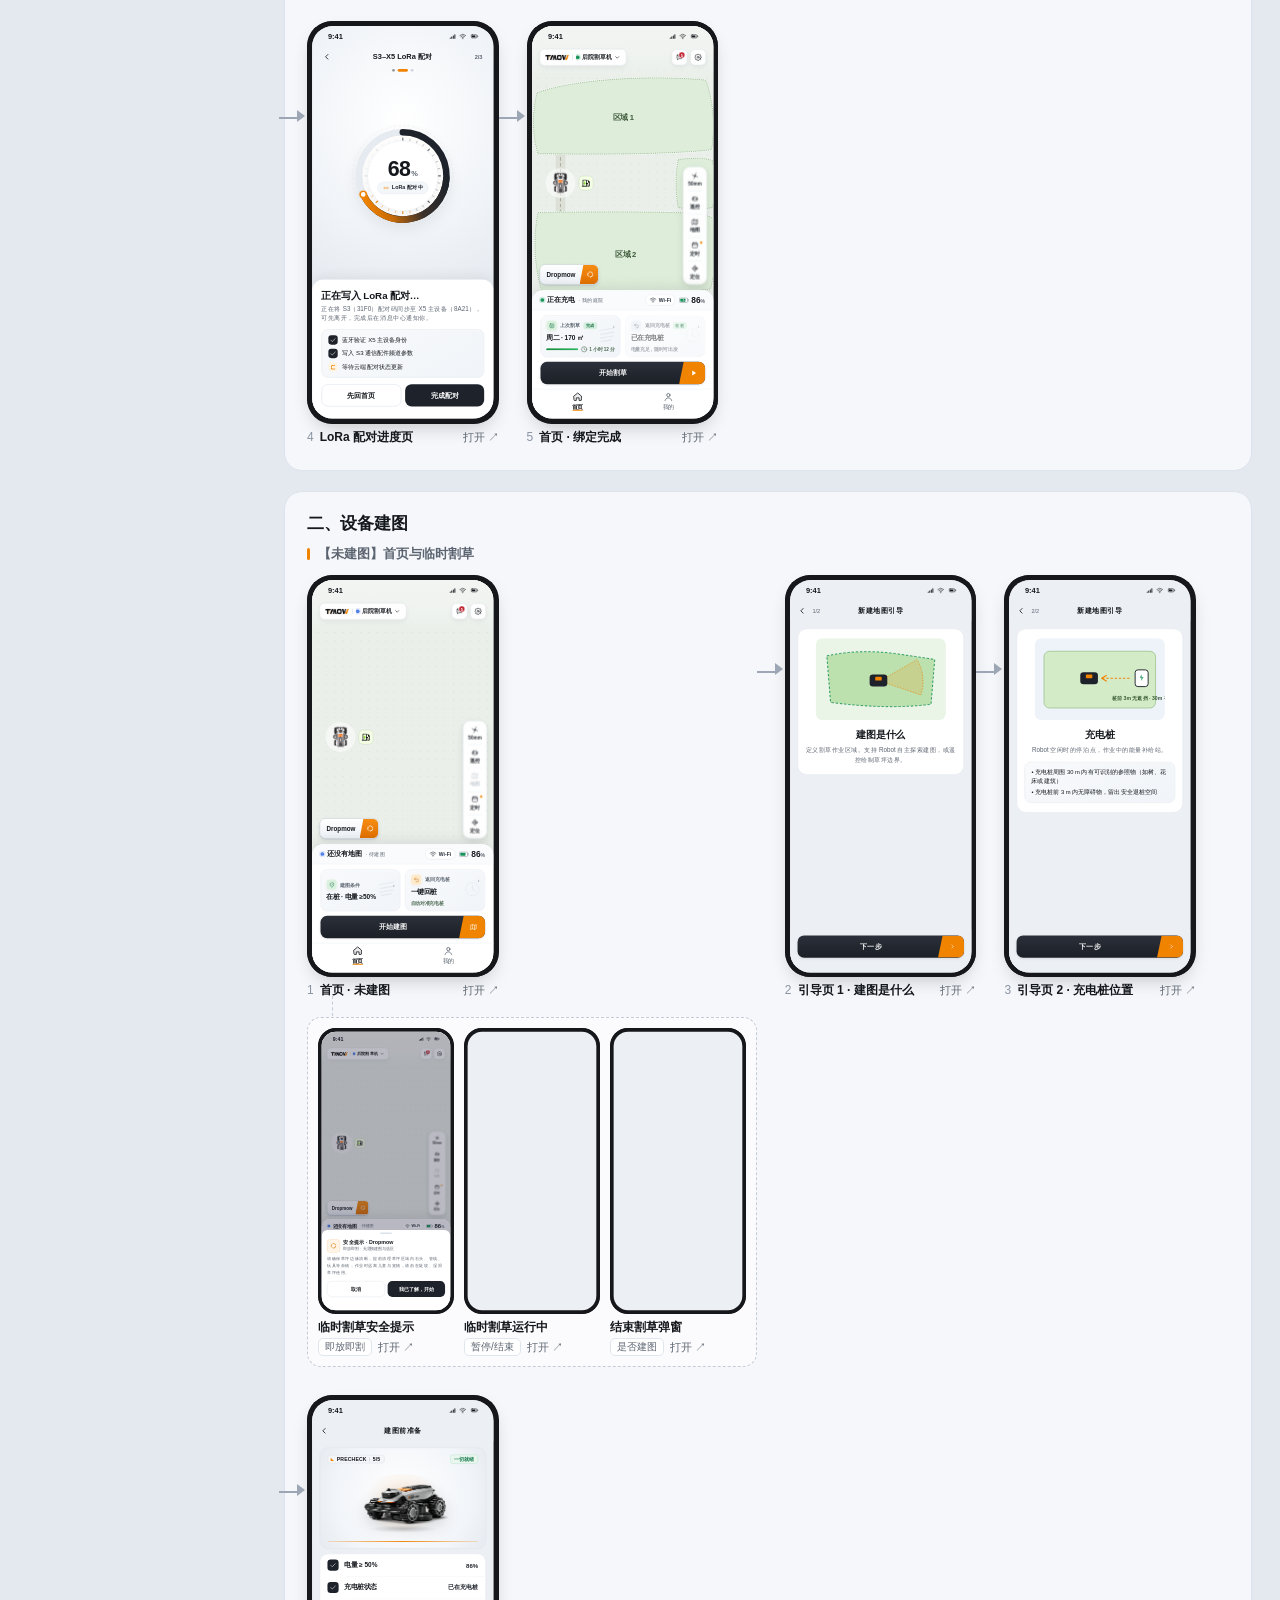
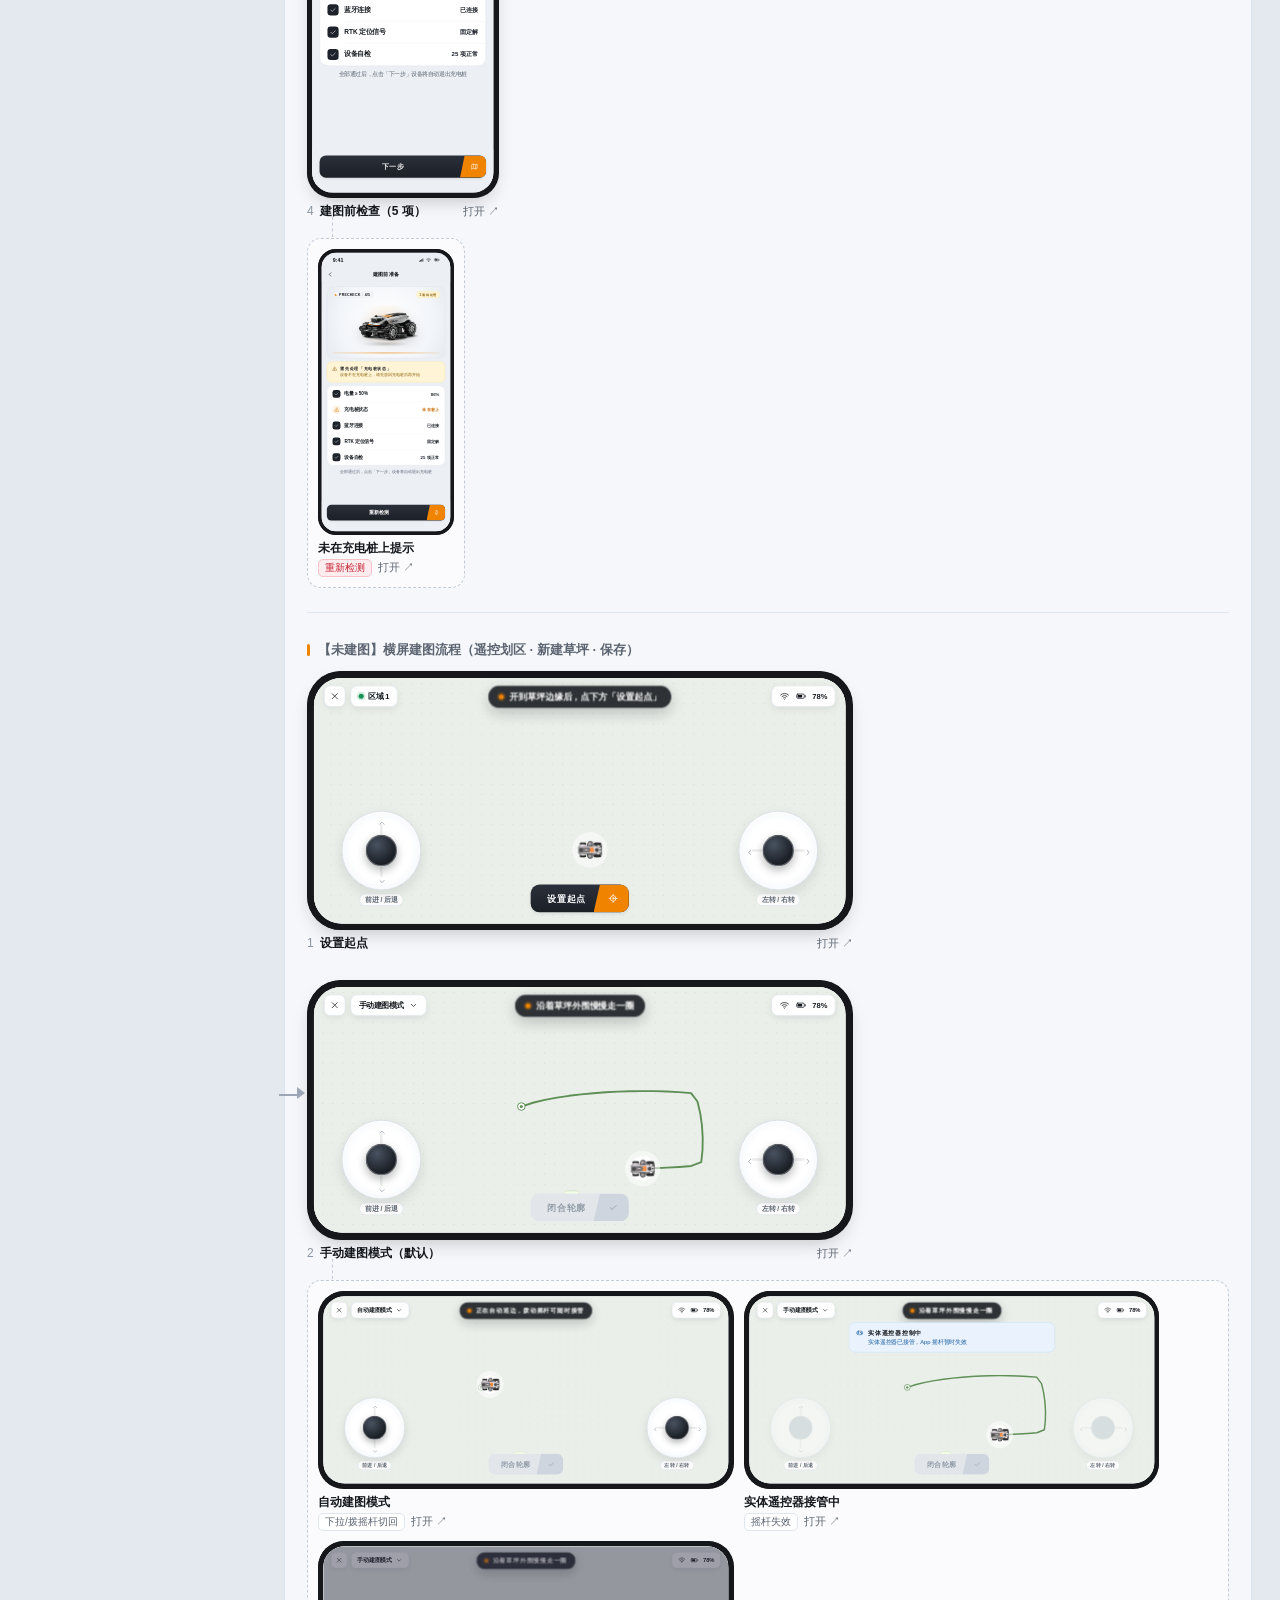
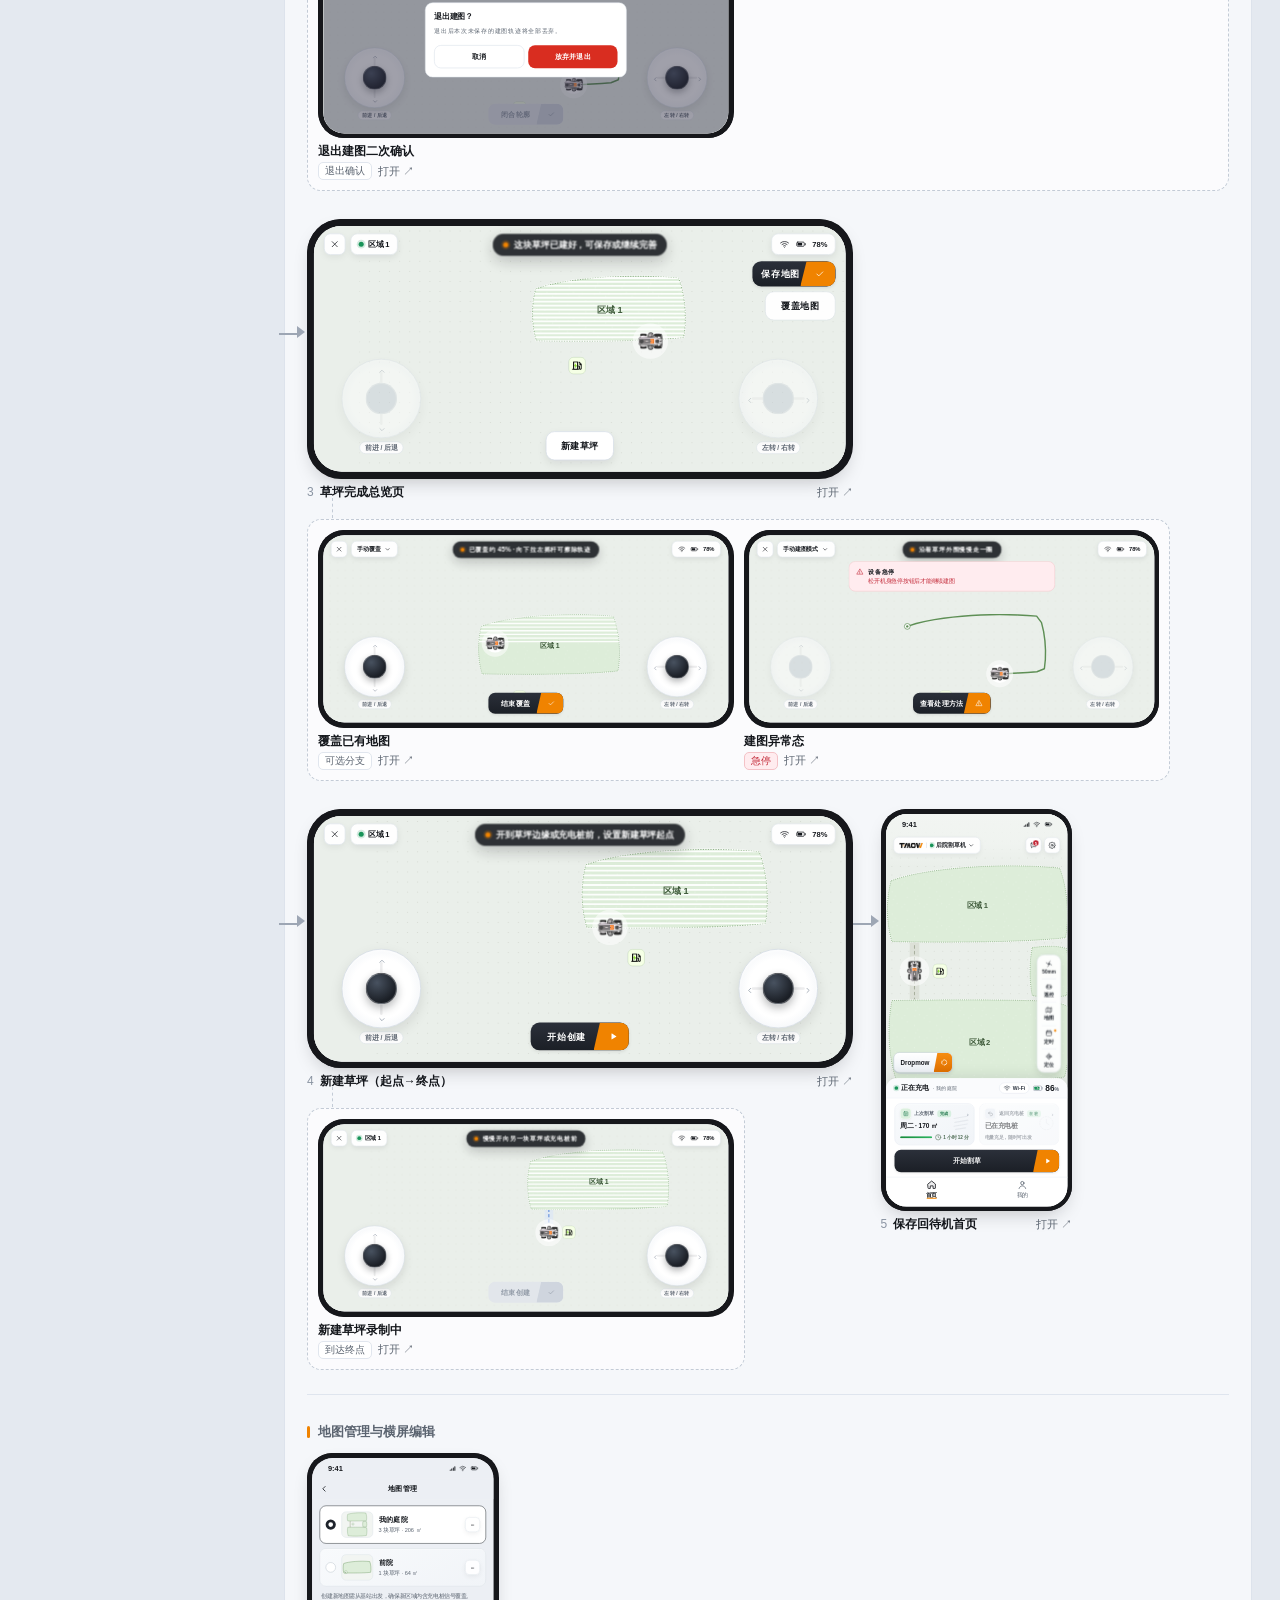
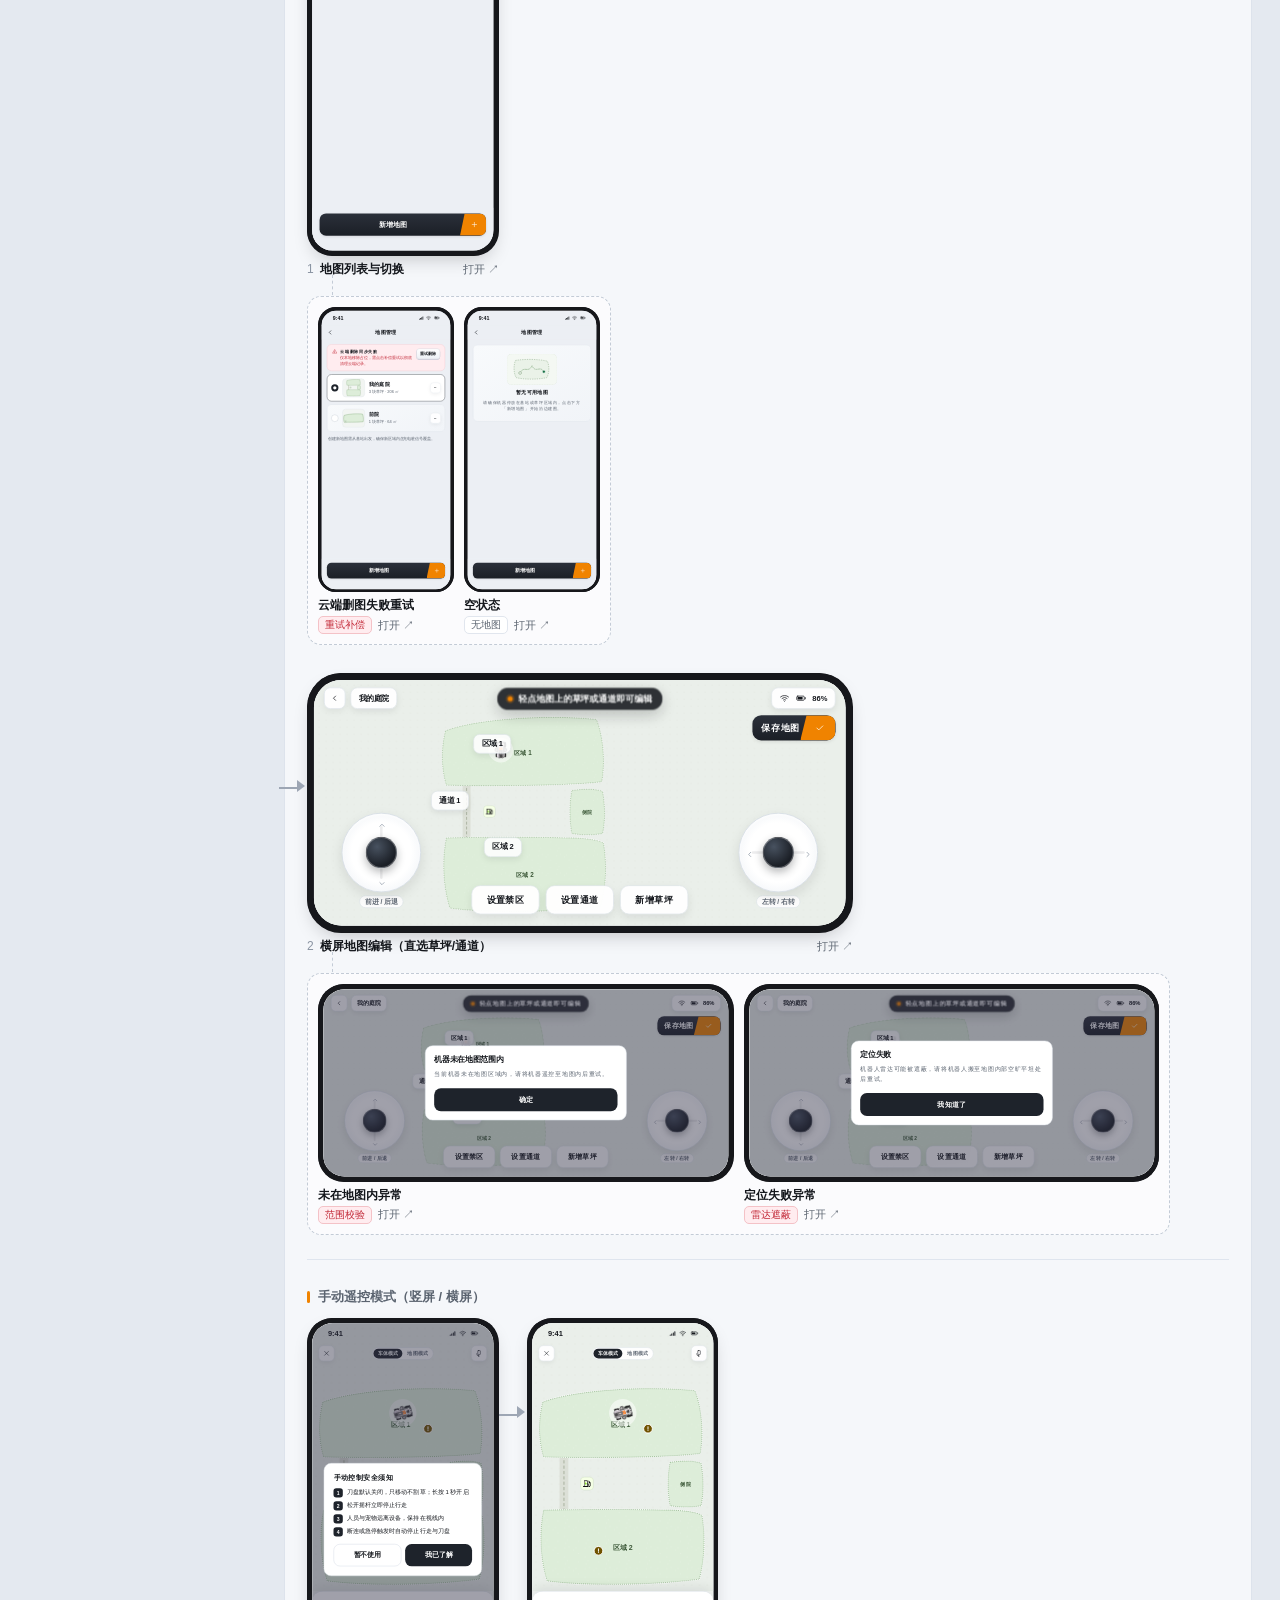
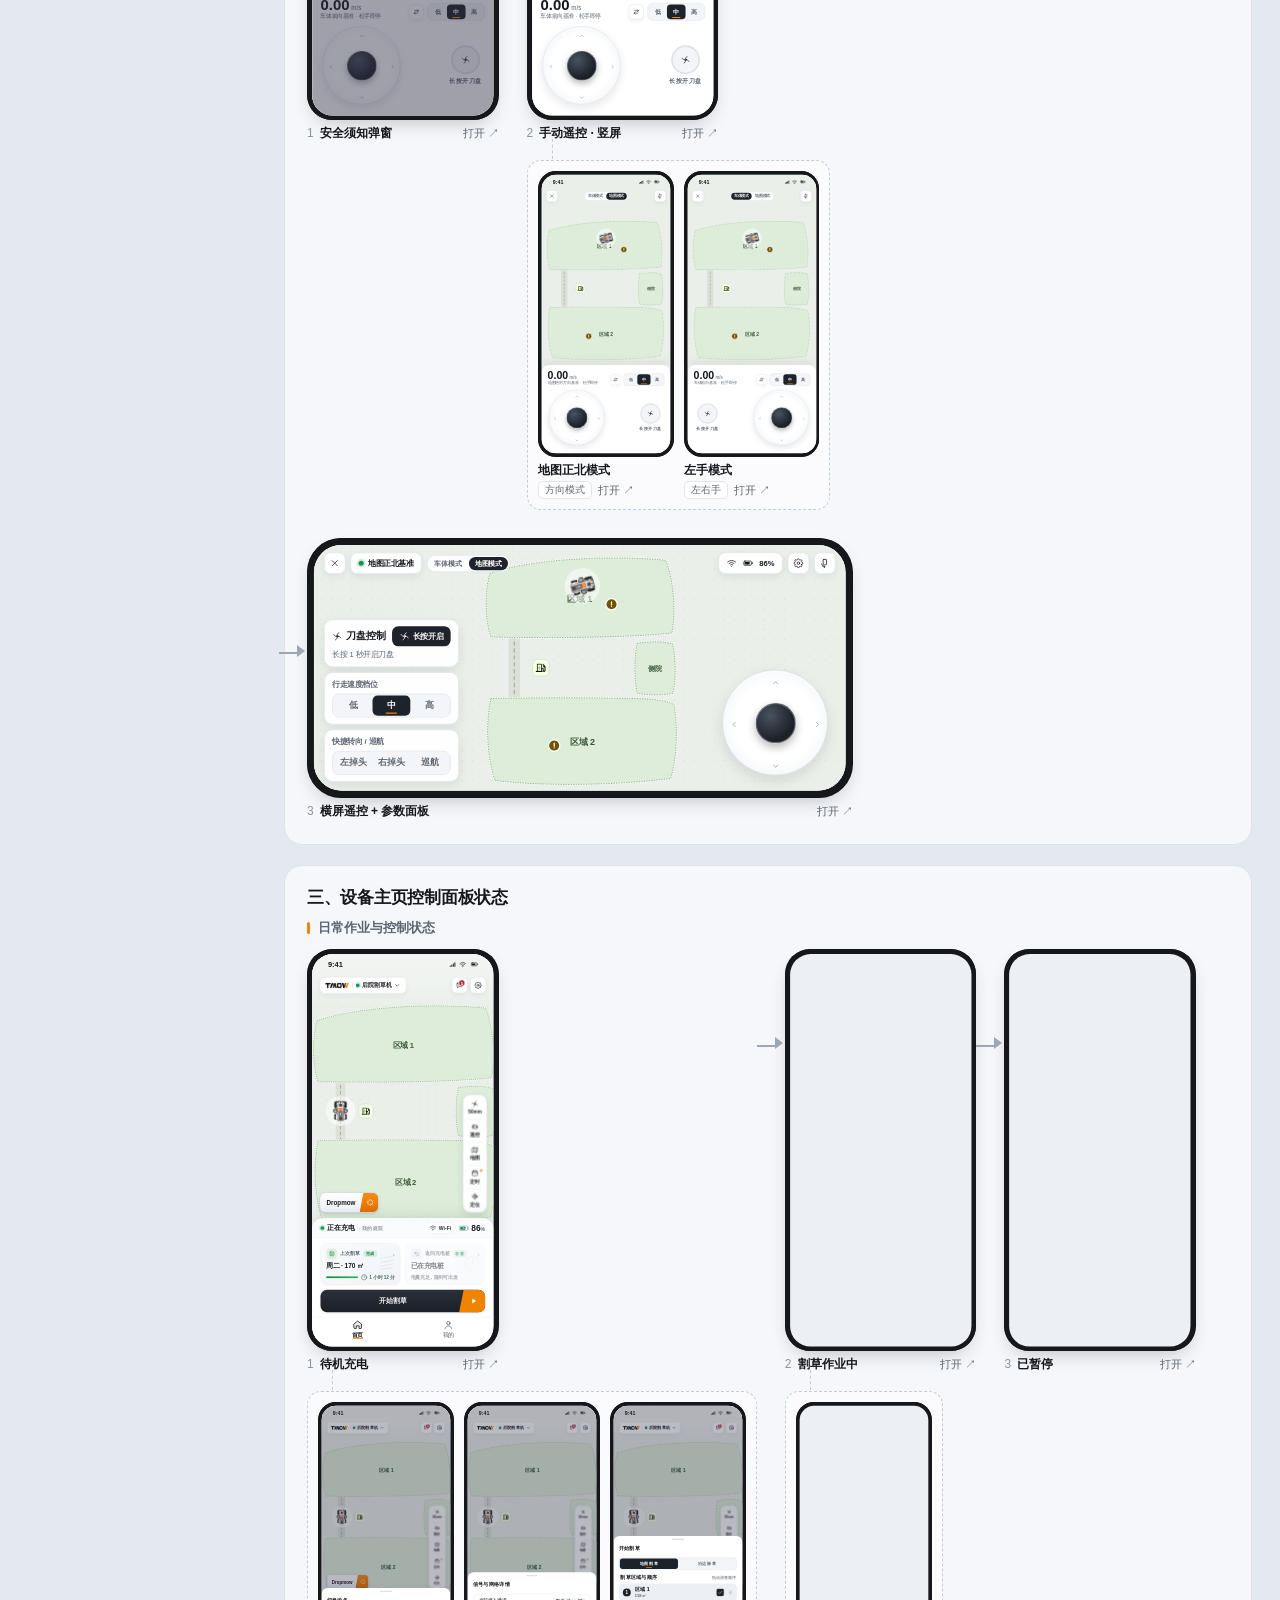
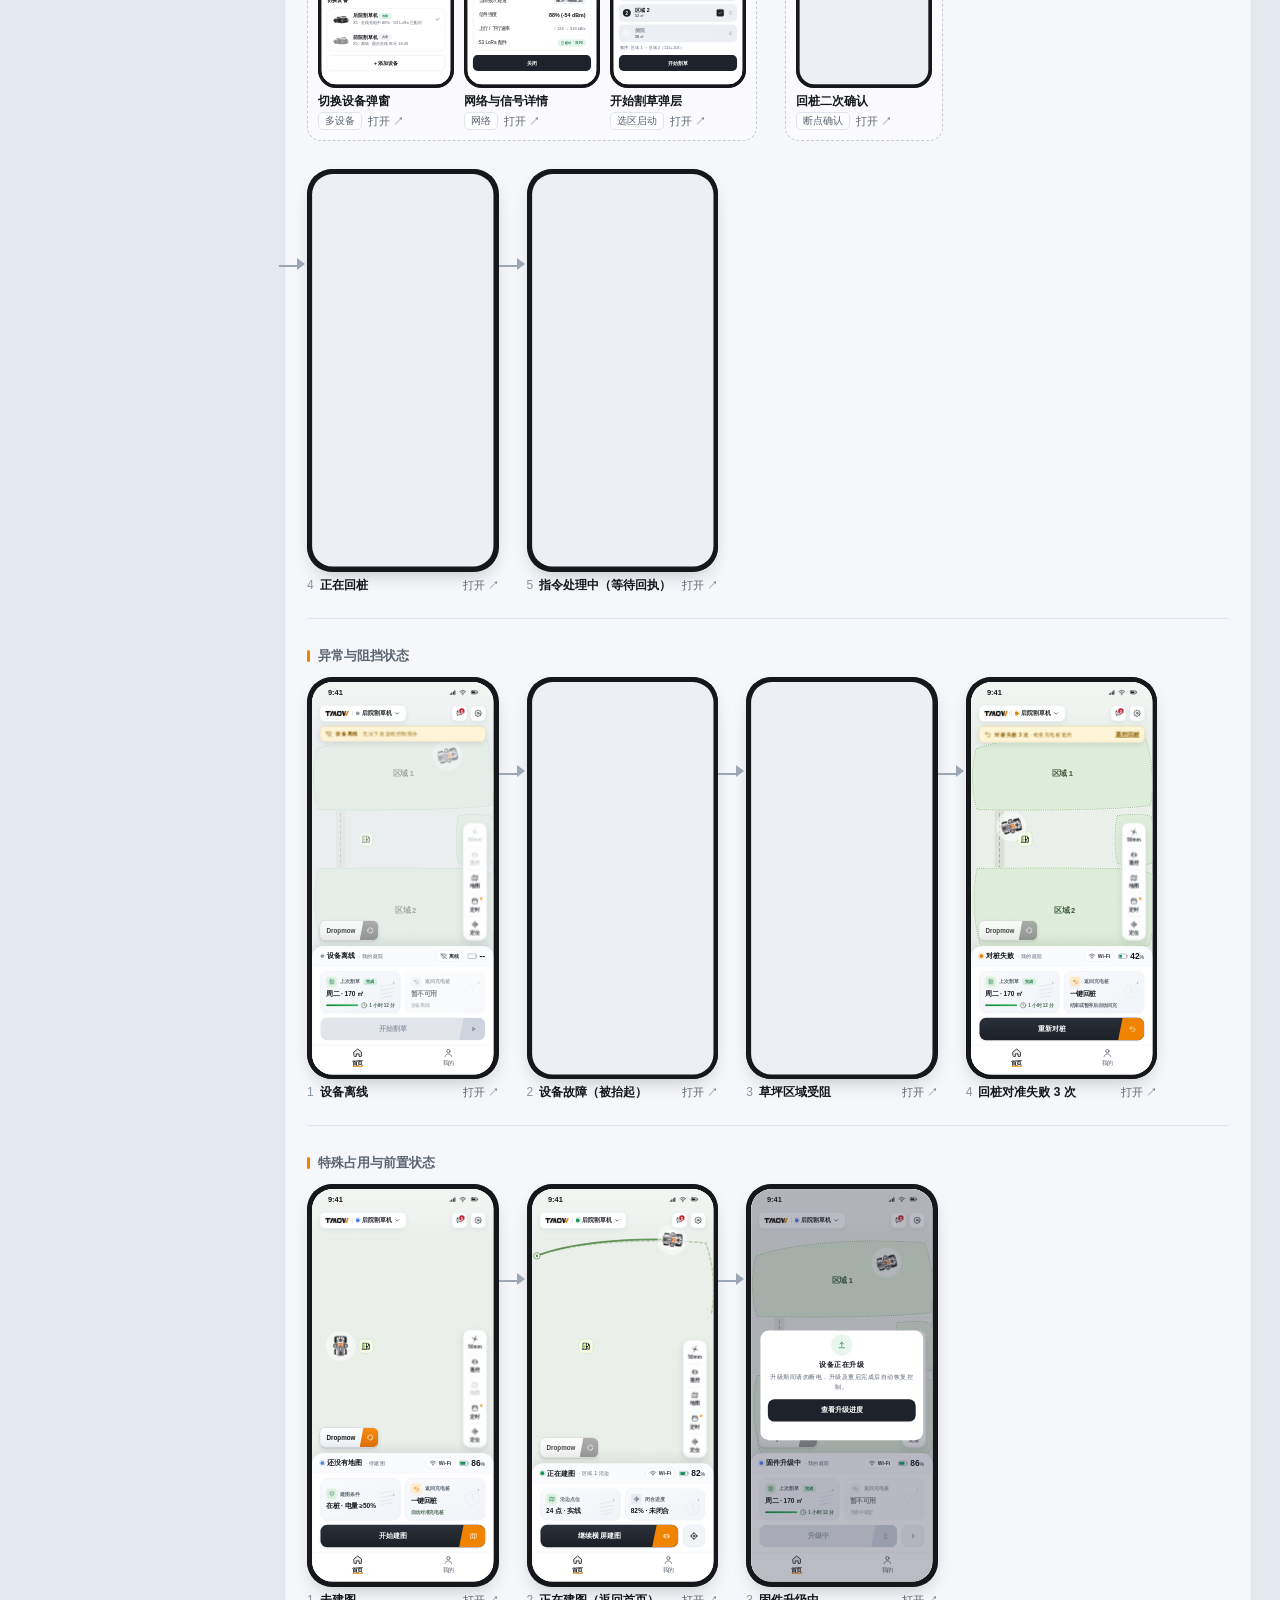
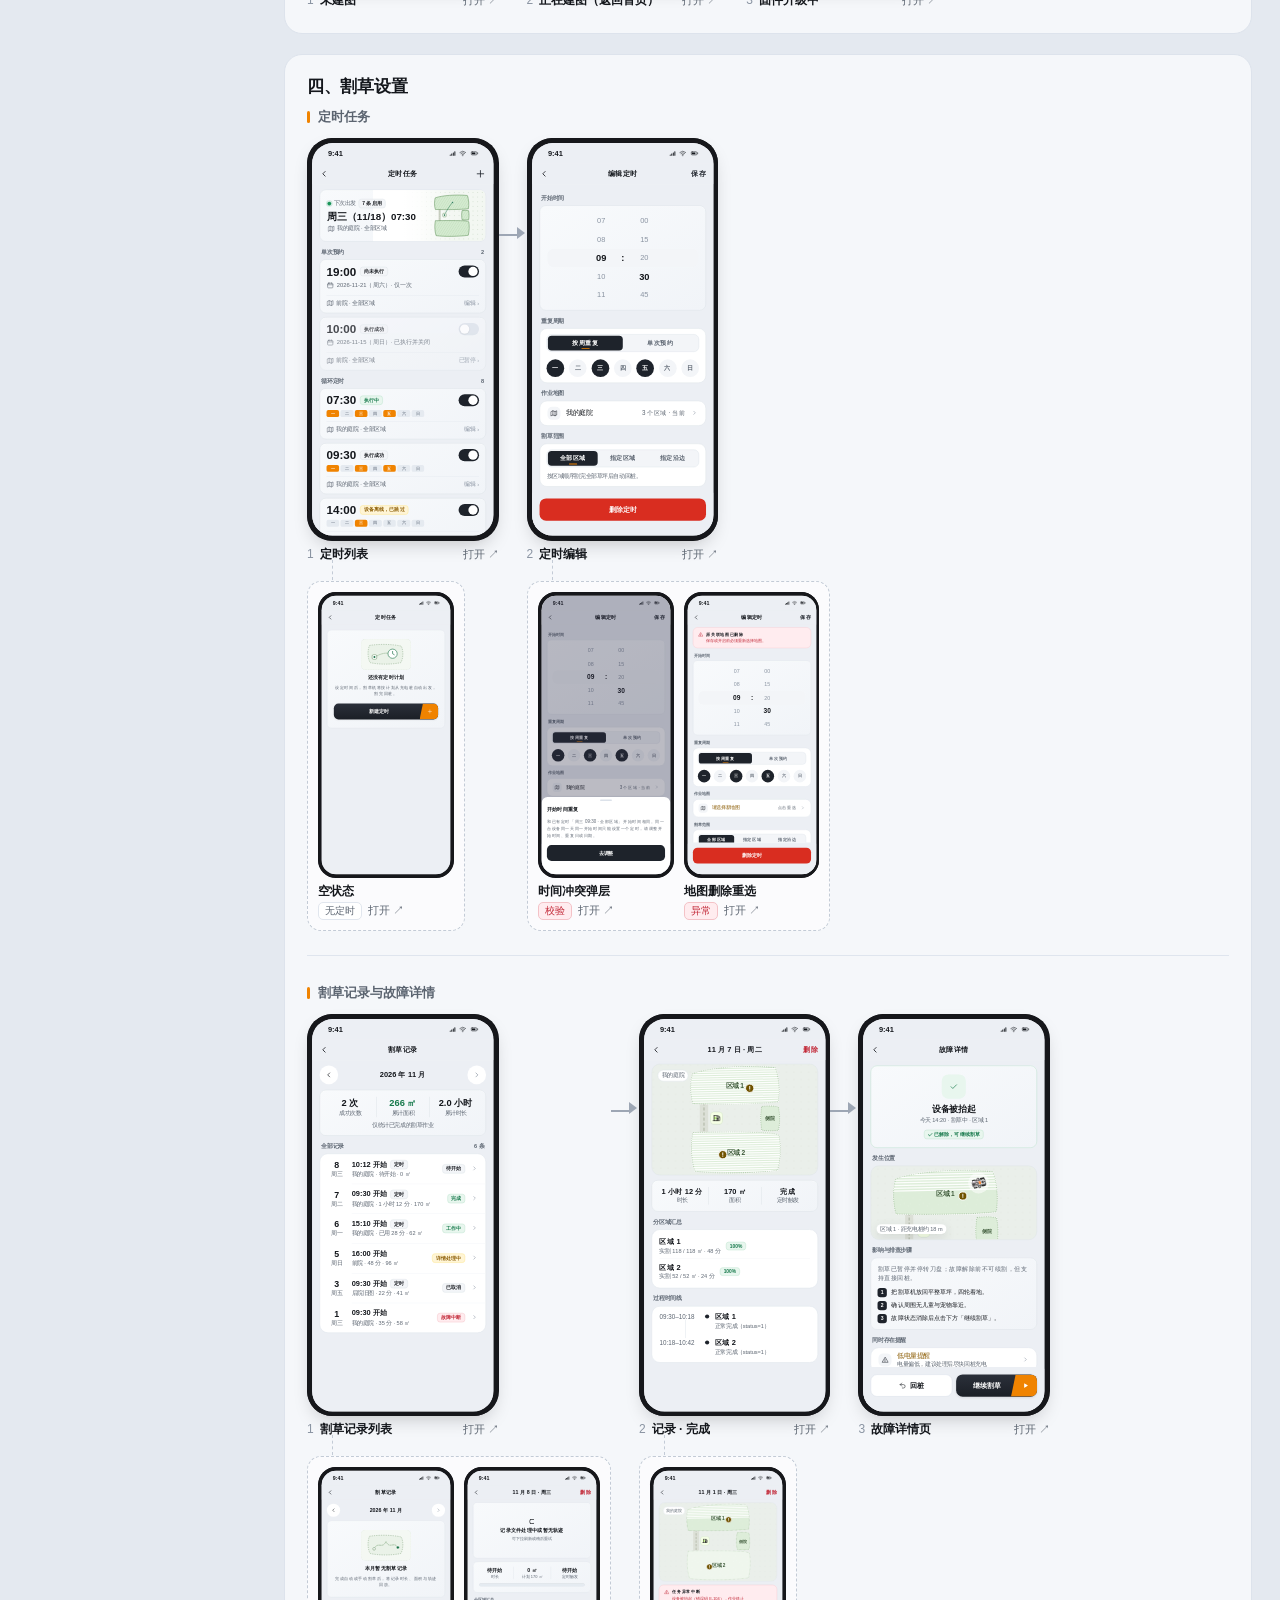
<file: flow.html>
<!doctype html>
<html lang="zh-CN">
<head>
<meta charset="utf-8">
<meta name="viewport" content="width=device-width, initial-scale=1">
<title>T-MOW 1.4 交互流程总览</title>
<link rel="icon" href="data:,">
<style>
  * { box-sizing: border-box; margin: 0; padding: 0; }
  body {
    font-family: -apple-system, "PingFang SC", "MiSans", sans-serif;
    background: #E4E9F0;
    color: #14171C;
    -webkit-font-smoothing: antialiased;
  }
  header {
    position: fixed; top: 0; left: 0; bottom: 0; width: 256px; z-index: 2;
    overflow-y: auto; background: #FFFFFF; border-right: 1px solid #D8E0EA;
    padding: 22px 16px 28px 18px;
  }
  main { margin-left: 256px; padding-bottom: 48px; }
  h1 { font-size: 16px; letter-spacing: -0.02em; display: flex; align-items: center; gap: 7px; white-space: nowrap; }
  .pill14 {
    font-size: 10px; font-weight: 700; padding: 2px 7px; border-radius: 5px;
    background: #F0F3F7; color: #14171C; border: 1px solid #CFD7E2; border-bottom: 2px solid #F08300;
  }
  header p { font-size: 12px; color: #5B6470; margin-top: 8px; line-height: 1.55; }
  .ctrl-box {
    margin-top: 14px; padding: 10px; border-radius: 11px;
    background: #F4F6FA; border: 1px solid #E1E6EE;
    display: flex; flex-direction: column; gap: 8px;
  }
  .ctrl-title { font-size: 11px; font-weight: 700; color: #5B6470; }
  .seg-row { display: flex; gap: 4px; flex-wrap: wrap; }
  .seg-row button {
    border: 1px solid #D5DCE6; background: #FFFFFF; color: #5B6470;
    border-radius: 7px; padding: 4px 8px; font-size: 11.5px; font-weight: 600; cursor: pointer;
  }
  .seg-row button.on { background: #1E232B; color: #FFFFFF; border-color: #1E232B; }
  .filter { display: flex; gap: 6px; align-items: center; font-size: 12px; color: #2B333E; cursor: pointer; }
  .quick-links { margin-top: 12px; display: flex; gap: 6px; }
  .quick-links a {
    flex: 1; text-align: center; font-size: 11.5px; font-weight: 600;
    padding: 6px 8px; border-radius: 8px; border: 1px solid #D5DCE6;
    background: #FFFFFF; color: #14171C; text-decoration: none;
  }
  .quick-links a:hover { background: #F3F5F8; }
  nav { display: flex; flex-direction: column; gap: 2px; margin-top: 16px; }
  nav a { display: block; font-size: 12.5px; font-weight: 600; padding: 7px 9px; border-radius: 8px; color: inherit; text-decoration: none; }
  nav a.sub { font-size: 11.5px; font-weight: 400; color: #5B6470; padding: 4px 9px 4px 20px; }
  nav a:hover { background: #F1F4F8; }

  section { margin: 20px 28px 0; padding: 20px 22px 24px; background: #F5F7FA; border: 1px solid #DDE3EC; border-radius: 18px; scroll-margin-top: 18px; }
  .lane { scroll-margin-top: 18px; }
  h2 { font-size: 17px; letter-spacing: -0.015em; }
  .lane + .lane { margin-top: 24px; padding-top: 18px; border-top: 1px solid #DFE5EE; }
  .lane h3 { font-size: 13px; font-weight: 600; color: #5B6470; margin: 10px 0 12px; display: flex; align-items: center; gap: 8px; }
  .lane h3::before { content: ""; width: 3px; height: 12px; border-radius: 2px; background: #F08300; }
  .row { display: flex; flex-wrap: wrap; align-items: flex-start; gap: 28px 28px; }

  :root { --zoom: 1; --s: calc(.31 * var(--zoom)); --sl: calc(.42 * var(--zoom)); --bs: calc(.22 * var(--zoom)); --bsl: calc(.32 * var(--zoom)); }
  .col { position: relative; display: flex; flex-direction: column; align-items: flex-start; }
  .col + .col::before { content: ""; position: absolute; left: -28px; top: calc(64px * var(--zoom)); width: 20px; border-top: 2px solid #9DA6B4; }
  .col + .col::after { content: ""; position: absolute; left: -10px; top: calc(59px * var(--zoom)); border: 6px solid transparent; border-left: 8px solid #9DA6B4; border-right: 0; }
  .col.ls + .col::before, .col + .col.ls::before { top: calc(76px * var(--zoom)); }
  .col.ls + .col::after, .col + .col.ls::after { top: calc(71px * var(--zoom)); }
  .card { display: flex; flex-direction: column; gap: 5px; }
  .frame { width: calc(412px * var(--s)); height: calc(866px * var(--s)); overflow: hidden; border-radius: calc(54px * var(--s)); background: #16171B; box-shadow: 0 8px 20px -8px rgba(17, 19, 23, .28); }
  iframe { width: 412px; height: 866px; border: 0; transform: scale(var(--s)); transform-origin: 0 0; background: transparent; display: block; }
  .ls > .card .frame { width: calc(866px * var(--sl)); height: calc(412px * var(--sl)); border-radius: calc(54px * var(--sl)); }
  .ls > .card iframe { width: 866px; height: 412px; transform: scale(var(--sl)); }
  .cap { display: flex; align-items: baseline; gap: 6px; font-size: 12px; width: 100%; }
  .cap .no { color: #8A94A2; font-variant-numeric: tabular-nums; }
  .cap .n { flex: 1; min-width: 0; font-weight: 600; }
  .cap a { color: #5B6470; text-decoration: none; font-size: 11px; white-space: nowrap; }
  .cap a:hover { color: #14171C; text-decoration: underline; }

  .br { position: relative; display: flex; gap: 10px; flex-wrap: wrap; margin-top: 18px; padding: 10px; background: rgba(255, 255, 255, .55); border: 1.5px dashed #C3CBD6; border-radius: 14px; }
  .br::before { content: ""; position: absolute; left: 24px; top: -22px; height: 20px; border-left: 1.5px dashed #C3CBD6; }
  .br .card { width: auto; }
  .br .frame { width: calc(412px * var(--bs)); height: calc(866px * var(--bs)); border-radius: calc(54px * var(--bs)); box-shadow: none; }
  .br iframe { transform: scale(var(--bs)); }
  .br .ls .frame { width: calc(866px * var(--bsl)); height: calc(412px * var(--bsl)); border-radius: calc(54px * var(--bsl)); }
  .br .ls iframe { width: 866px; height: 412px; transform: scale(var(--bsl)); }
  .br .cap { flex-direction: column; align-items: flex-start; gap: 2px; width: calc(412px * var(--bs)); }
  .br .ls .cap { width: calc(866px * var(--bsl)); }

  .tag { font-size: 10px; padding: 1px 6px; border-radius: 5px; background: #FFFFFF; color: #5B6470; border: 1px solid #E1E6EE; white-space: nowrap; }
  .tag.bad { background: #FFECEF; color: #C22736; border-color: #F4C2C7; }
  .mk { font-size: 10px; font-weight: 700; padding: 1px 5px; border-radius: 5px; white-space: nowrap; }
  .mk-code { background: #E4F5EC; color: #16794B; border: 1px solid #BCE3CE; }
  .mk-plan { background: #EDE9FE; color: #5B3FD6; border: 1px solid #D4CBFD; }
  .mk-tbd  { background: #FEF3C7; color: #92400E; border: 1px solid #FDE68A; }

  body.flat .frame { background: none; border-radius: 0; box-shadow: none; }
  header, main { transition: transform .2s, margin-left .2s; }
  body.nav-off header { transform: translateX(-100%); }
  body.nav-off main { margin-left: 0; }
  #navToggle {
    position: fixed; top: 12px; left: 264px; z-index: 3; width: 28px; height: 28px;
    border-radius: 8px; border: 1px solid #DCE2EA; background: #FFFFFF; color: #14171C;
    font-size: 14px; cursor: pointer; box-shadow: 0 2px 8px rgba(0, 0, 0, .08); transition: left .2s;
  }
  body.nav-off #navToggle { left: 12px; }
  .zoom-row { display: flex; align-items: center; gap: 6px; }
  .zoom-btn {
    width: 26px; height: 26px; border-radius: 7px; border: 1px solid #D5DCE6;
    background: #FFFFFF; color: #14171C; font-size: 14px; font-weight: 700; cursor: pointer;
    display: inline-flex; align-items: center; justify-content: center; flex: none;
  }
  .zoom-btn:hover { background: #EEF2F7; }
  .zoom-range { flex: 1; min-width: 0; accent-color: #1E232B; cursor: pointer; }
  .zoom-val {
    min-width: 44px; text-align: center; font-size: 11.5px; font-weight: 700;
    color: #14171C; font-variant-numeric: tabular-nums; background: #FFFFFF;
    border: 1px solid #D5DCE6; border-radius: 6px; padding: 3px 5px; cursor: pointer;
  }
  .zoom-fab {
    position: fixed; right: 18px; bottom: 18px; z-index: 4;
    display: flex; align-items: center; gap: 4px; padding: 5px 6px;
    border-radius: 12px; background: rgba(255, 255, 255, .94); backdrop-filter: blur(8px);
    border: 1px solid #D5DCE6; box-shadow: 0 8px 24px rgba(17, 19, 23, .14);
  }
  .zoom-fab .seg-row { flex-wrap: nowrap; }
  .zoom-fab .seg-row button { padding: 4px 7px; font-size: 11px; }

  /* 第 0 章：横向视觉设计规范展板 */
  .spec-grid {
    display: grid;
    grid-template-columns: repeat(auto-fit, minmax(340px, 1fr));
    gap: 16px;
    margin-top: 14px;
  }
  .spec-card {
    background: #FFFFFF;
    border: 1px solid #DCE2EA;
    border-radius: 16px;
    padding: 16px 18px;
    display: flex;
    flex-direction: column;
    gap: 12px;
  }
  .spec-card h4 {
    font-size: 13.5px;
    font-weight: 700;
    color: #14171C;
    display: flex;
    align-items: center;
    gap: 8px;
  }
  .spec-card h4::before {
    content: "";
    width: 3px;
    height: 12px;
    border-radius: 2px;
    background: #F08300;
  }
  .spec-sub { font-size: 11px; font-weight: 600; color: #7F8996; margin-bottom: 6px; }
  .swatch-row { display: grid; grid-template-columns: repeat(4, 1fr); gap: 8px; }
  .swatch { display: flex; flex-direction: column; gap: 4px; }
  .swatch i { display: block; height: 32px; border-radius: 8px; border: 1px solid rgba(20, 23, 28, .08); }
  .swatch b { font-size: 11px; color: #14171C; font-variant-numeric: tabular-nums; }
  .swatch span { font-size: 10.5px; color: #5B6470; }
  .type-list { display: flex; flex-direction: column; gap: 8px; }
  .type-row { display: flex; align-items: baseline; justify-content: space-between; gap: 10px; padding-bottom: 6px; border-bottom: 1px solid #EEF2F6; }
  .type-row:last-child { border-bottom: 0; padding-bottom: 0; }
  .type-meta { font-size: 11px; color: #7F8996; white-space: nowrap; font-variant-numeric: tabular-nums; }
  .sp-list { display: flex; flex-direction: column; gap: 8px; }
  .sp-row { display: flex; align-items: center; gap: 10px; font-size: 11.5px; color: #5B6470; font-variant-numeric: tabular-nums; }
  .sp-row span:first-child { width: 64px; flex: none; }
  .sp-bar { height: 10px; border-radius: 4px; background: linear-gradient(90deg, #1E232B 0%, #F08300 100%); }
  .rad-grid { display: grid; grid-template-columns: repeat(3, 1fr); gap: 10px; }
  .rad-item { display: flex; flex-direction: column; align-items: center; gap: 5px; font-size: 11px; color: #5B6470; }
  .rad-box { width: 100%; height: 34px; background: #1E232B; color: #FFFFFF; font-size: 11px; font-weight: 600; display: flex; align-items: center; justify-content: center; }
  .nav-demo { border: 1px solid #E2E7EE; border-radius: 12px; overflow: hidden; background: #F5F7FA; }
  .nav-demo-top { height: 40px; background: #FFFFFF; border-bottom: 1px solid #EEF2F6; display: flex; align-items: center; justify-content: space-between; padding: 0 12px; font-size: 13px; font-weight: 700; color: #14171C; }
  .nav-demo-tab { height: 48px; background: #FFFFFF; border-top: 1px solid #EEF2F6; display: grid; grid-template-columns: 1fr 1fr; }
  .nav-demo-tab > div { display: flex; flex-direction: column; align-items: center; justify-content: center; gap: 2px; font-size: 11px; color: #7F8996; }
  .nav-demo-tab > div.on { color: #14171C; font-weight: 700; }
  .nav-demo-tab > div.on i { width: 18px; height: 2px; border-radius: 2px; background: #F08300; display: block; }
  .btn-demo-list { display: flex; flex-direction: column; gap: 9px; }
  .btn-demo-main { height: 40px; border-radius: 12px; background: #1E232B; color: #FFFFFF; font-size: 13px; font-weight: 600; display: flex; align-items: stretch; overflow: hidden; }
  .btn-demo-main .t { flex: 1; display: flex; align-items: center; justify-content: center; padding-left: 10px; }
  .btn-demo-main .w { width: 44px; background: #F08300; display: flex; align-items: center; justify-content: center; clip-path: polygon(8px 0, 100% 0, 100% 100%, 0 100%); }
  .btn-demo-sec { height: 38px; border-radius: 12px; background: #F3F5F8; color: #14171C; font-size: 13px; font-weight: 600; display: flex; align-items: center; justify-content: center; }
  .btn-demo-dis { height: 38px; border-radius: 12px; background: #E2E6EB; color: #939CA8; font-size: 13px; font-weight: 600; display: flex; align-items: center; justify-content: center; }
  .btn-demo-del { height: 38px; border-radius: 12px; background: #D92D20; color: #FFFFFF; font-size: 13px; font-weight: 600; display: flex; align-items: center; justify-content: center; }
  @media (max-width: 640px) {
    header { position: static; width: auto; border-right: 0; padding: 16px; }
    main { margin-left: 0; }
    section { margin: 14px 10px 0; padding: 14px; }
    #navToggle { display: none; }
    .zoom-fab { right: 10px; bottom: 10px; }
  }
</style>
</head>
<body>
<button id="navToggle" aria-label="收起左栏">«</button>
<header>
  <h1>T-MOW 1.4 流程总览 <span class="pill14">6 模块</span></h1>
  <p>按 <b>视觉规范、配对绑定、设备建图、主页状态、割草设置、我的</b> 六个模块梳理全部界面标准与业务流程，支持交互查看与画布缩放。</p>

  <div class="ctrl-box">
    <div class="ctrl-title">画布缩放（或 Ctrl + 滚轮 / 捏合）</div>
    <div class="zoom-row">
      <button type="button" class="zoom-btn" data-zstep="-0.25" aria-label="缩小">−</button>
      <input type="range" class="zoom-range" id="zoomRange" min="0.7" max="3.2" step="0.05" value="1">
      <button type="button" class="zoom-btn" data-zstep="0.25" aria-label="放大">+</button>
      <button type="button" class="zoom-val" id="zoomVal" title="点击复位 100%">100%</button>
    </div>
    <div class="seg-row" id="zoomSeg">
      <button data-z="1">100%</button>
      <button data-z="1.5">150%</button>
      <button data-z="2">200%</button>
      <button data-z="3">300%</button>
    </div>
    <div class="ctrl-title" style="margin-top:4px">界面风格切换</div>
    <div class="seg-row" id="themeSeg">
      <button class="on" data-t="14">1.4 新版</button>
      <button data-t="13">1.3 旧版</button>
      <button data-t="v1">早期绿色</button>
    </div>
    <label class="filter"><input type="checkbox" id="flat"> 去掉手机外框</label>
  </div>

  <div class="quick-links">
    <a href="visual-preview.html">4 屏样板</a>
    <a href="index.html">单机原型</a>
  </div>
  <nav id="nav"></nav>
</header>
<div class="zoom-fab" id="zoomFab" aria-label="快捷缩放">
  <button type="button" class="zoom-btn" data-zstep="-0.25" aria-label="缩小">−</button>
  <button type="button" class="zoom-val" id="zoomFabVal" title="点击复位 100%">100%</button>
  <button type="button" class="zoom-btn" data-zstep="0.25" aria-label="放大">+</button>
  <div class="seg-row" style="margin-left:2px">
    <button data-z="1">1x</button>
    <button data-z="2">2x</button>
    <button data-z="3">3x</button>
  </div>
</div>
<main id="main"></main>

<script>
const S = (name, hash, o = {}, br = []) => ({ name, hash, ...o, br });
const B = (name, hash, tag, o = {}) => ({ name, hash, tag, ...o });
const LS = { ls: 1 };

const FLOW = [
  ['一、配对绑定', [
    ['启动与账号登录', [
      S('App 启动页', 'page=splash', { st: 'code', c: '1.4' }),
      S('密码登录（隐私勾选）', 'page=login&loginMode=pwd', { st: 'code', c: '1.4-1' }, [
        B('验证码登录', 'page=login&loginMode=code', '双Tab', { st: 'code', c: '1.4-1' }),
        B('登录前隐私摘要', 'page=login&sheet=privacyDocSheet', '协议摘要', { st: 'code', c: '1.4-1' }),
        B('注册账号', 'page=register', '账号', { st: 'code', c: '1.4-1' }),
        B('重置密码', 'page=resetPwd', '密码', { st: 'code', c: '1.4-1' }),
      ]),
      S('空设备首页（添加引导）', 'page=home&count=0', { st: 'code', c: '1.4' }),
    ]],
    ['添加割草机与蓝牙配网', [
      // 暂不显示：S('选择设备或配件', 'page=addDevice', { st: 'code', c: '1.4-2' })
      S('进入配网状态', 'page=prov&provKind=mower&provStep=0', { st: 'code', c: '1.4-2' }, [
        B('扫码绑定 X5', 'page=scanAdd', '扫码配网', { st: 'code', c: '1.4-2' }),
        B('手动输入 SN', 'page=scanAdd&sheet=manualSnSheet', '手动输入', { st: 'code', c: '1.4-2' }),
      ]),
      S('发现 1 台割草机', 'page=prov&provKind=mower&provStep=1', { f: 2000, st: 'code', c: '1.4-2' }),
      S('蓝牙连接中', 'page=prov&provKind=mower&provStep=2', { f: 400, st: 'code', c: '1.4-2' }, [
        B('已被绑定拦截', 'page=prov&provKind=mower&provStep=1&provResult=bound', '失败', { bad: 1, f: 2000, st: 'code', c: '1.4-2' }),
        B('SN 不一致异常', 'page=prov&provKind=mower&provStep=1&provResult=snMismatch', '异常', { bad: 1, f: 2000, st: 'code', c: '1.4-2' }),
      ]),
      S('连接 Wi-Fi', 'page=prov&provKind=mower&provStep=3', { st: 'code', c: '1.4-2' }),
      S('正在联网（配网进度）', 'page=prov&provKind=mower&provStep=4&provProg=2', { st: 'code', c: '1.4-2' }),
      S('配网结果（含 4G 提示）', 'page=prov&provKind=mower&provStep=4', { f: 3800, st: 'code', c: '1.4-2' }, [
        B('Wi-Fi 失败', 'page=prov&provKind=mower&provStep=4&provResult=pwd', '失败', { bad: 1, f: 2200, st: 'code', c: '1.4-2' }),
        B('云端失败', 'page=prov&provKind=mower&provStep=4&provResult=cloud', '失败', { bad: 1, f: 3000, st: 'code', c: '1.4-2' }),
        B('配对超时弹窗', 'page=prov&provKind=mower&provStep=4&provResult=timeout', '超时', { bad: 1, f: 2000, st: 'code', c: '1.4-2' }),
      ]),
    ]],
    ['通信网关 S3 与无线配对', [
      S('S3 配件配网引导', 'page=prov&provKind=gw&provStep=0', { st: 'code', c: '1.4-2' }),
      S('S3 发现与联网', 'page=prov&provKind=gw&provStep=2', { st: 'code', c: '1.4-2' }, [
        B('网关 Wi-Fi 分支', 'page=prov&provKind=gw&provStep=2&gwWired=wifi', '无线', { st: 'code', c: '1.4-2' }),
        B('S3 联网进度中', 'page=prov&provKind=gw&provStep=3&provProg=2', '进度', { st: 'code', c: '1.4-2' }),
      ]),
      S('S3 已在线三选一弹窗', 'page=prov&provKind=lora&s3OnlineState=online', { st: 'code', c: '1.4-2' }, [
        B('S3 离线提醒', 'page=prov&provKind=lora&s3OnlineState=offline', '拦截', { bad: 1, st: 'code', c: '1.4-2' }),
      ]),
      S('LoRa 配对进度页', 'page=prov&provKind=lora&s3OnlineState=new', { st: 'code', c: '1.4-2' }),
      S('首页 · 绑定完成', 'page=home&state=idle', { st: 'code', c: '1.4' }),
    ]],
  ]],

  ['二、设备建图', [
    ['【未建图】首页与临时割草', [
      S('首页 · 未建图', 'page=home&state=nomap', { c: '1.3-3' }, [
        B('临时割草安全提示', 'page=home&state=nomap&sheet=dropmow', '即放即割', { c: '1.4-3' }),
        B('临时割草运行中', 'page=home&state=mowing&dropmowActive=1', '暂停/结束', { c: '1.4-3' }),
        B('结束割草弹窗', 'page=home&state=mowing&dropmowActive=1&dropmowOrigin=nomap&sheet=dropmowSave', '是否建图', { c: '1.4-3' }),
      ]),
      S('引导页 1 · 建图是什么', 'page=mapGuide1', { c: '建图引导' }),
      S('引导页 2 · 充电桩位置', 'page=mapGuide2', { c: '建图引导' }),
      S('建图前检查（5 项）', 'page=mapPrecheck&pre=ok', { c: '5项校验' }, [
        B('未在充电桩上提示', 'page=mapPrecheck&pre=offdock', '重新检测', { bad: 1, c: '5项校验' }),
      ]),
    ]],
    ['【未建图】横屏建图流程（遥控划区 · 新建草坪 · 保存）', [
      S('设置起点', 'page=mapping&mp=driveToStart', { ...LS, c: '双摇杆' }),
      S('手动建图模式（默认）', 'page=mapping&mp=edgeManual', { ...LS, c: '默认模式' }, [
        B('自动建图模式', 'page=mapping&mp=edgeAuto', '下拉/拨摇杆切回', { ...LS, c: '可切回' }),
        B('实体遥控器接管中', 'page=mapping&mp=edgeManual&rcTakeover=1', '摇杆失效', { ...LS, c: '物理互斥' }),
        B('退出建图二次确认', 'page=mapping&mp=edgeManual&mdlg=cancelMapping', '退出确认', { ...LS, c: '二次确认' }),
      ]),
      S('草坪完成总览页', 'page=mapping&mp=regionSummary', { ...LS, c: '保存/覆盖/新增' }, [
        B('覆盖已有地图', 'page=mapping&mp=coverageManual', '可选分支', { ...LS, c: '覆盖约XX%' }),
        B('建图异常态', 'page=mapping&mp=edgeManual&mapExc=fault', '急停', { bad: 1, ...LS, c: '1.3-21' }),
      ]),
      S('新建草坪（起点→终点）', 'page=mapping&mp=channelPrep', { ...LS, c: '新建草坪' }, [
        B('新建草坪录制中', 'page=mapping&mp=channelRec', '到达终点', { ...LS, c: '新建草坪' }),
      ]),
      S('保存回待机首页', 'page=home&state=idle', { c: '保存完成' }),
    ]],
    ['地图管理与横屏编辑', [
      S('地图列表与切换', 'page=mapList', { c: '1.4-7' }, [
        B('云端删图失败重试', 'page=mapList&mapDelErr=1', '重试补偿', { bad: 1, c: '1.4-7' }),
        B('空状态', 'page=mapList&data=empty', '无地图', { c: '1.4-7' }),
      ]),
      S('横屏地图编辑（直选草坪/通道）', 'page=mapEdit', { ...LS, c: '横屏编辑' }, [
        B('未在地图内异常', 'page=mapEdit&mapEditCheck=outOfMap&mdlg=outOfMap', '范围校验', { bad: 1, ...LS, c: '弹窗拦截' }),
        B('定位失败异常', 'page=mapEdit&mapEditCheck=locFail&mdlg=locFail', '雷达遮蔽', { bad: 1, ...LS, c: '弹窗拦截' }),
      ]),
    ]],
    ['手动遥控模式（竖屏 / 横屏）', [
      S('安全须知弹窗', 'page=joystick&joyOrient=portrait&joyDlg=safe', { st: 'code', c: '1.4-4' }),
      S('手动遥控 · 竖屏', 'page=joystick&joyOrient=portrait&joyMode=body', { st: 'code', c: '1.4-4' }, [
        B('地图正北模式', 'page=joystick&joyOrient=portrait&joyMode=map', '方向模式', { st: 'code', c: '1.4-4' }),
        B('左手模式', 'page=joystick&joyOrient=portrait&jHand=left', '左右手', { st: 'code', c: '1.4-4' }),
      ]),
      S('横屏遥控 + 参数面板', 'page=joystick&joyOrient=land&joyMode=map', { ...LS, st: 'code', c: '1.4-4' }),
    ]],
  ]],

  ['三、设备主页控制面板状态', [
    ['日常作业与控制状态', [
      S('待机充电', 'page=home&state=idle', { c: '1.4' }, [
        B('切换设备弹窗', 'page=home&count=2&sheet=switch', '多设备', { c: '1.4' }),
        B('网络与信号详情', 'page=home&sheet=sigDetail', '网络', { c: '1.4-3' }),
        B('开始割草弹层', 'page=home&sheet=start', '选区启动', { c: '1.4-3' }),
      ]),
      S('割草作业中', 'page=home&state=mowing', { f: 1400, c: '1.4-3' }, [
        B('回桩二次确认', 'page=home&state=mowing&sheet=dockConfirm', '断点确认', { c: '1.4-3' }),
      ]),
      S('已暂停', 'page=home&state=paused', { c: '1.4-3' }),
      S('正在回桩', 'page=home&state=returning', { c: '1.4-3' }),
      S('指令处理中（等待回执）', 'page=home&state=pending', { c: '1.4-3' }),
    ]],
    ['异常与阻挡状态', [
      S('设备离线', 'page=home&state=offline', { c: '1.4-3' }),
      S('设备故障（被抬起）', 'page=home&state=fault', { bad: 1, c: '1.4-3' }),
      S('草坪区域受阻', 'page=home&state=blocked', { bad: 1, c: '1.4-3' }),
      S('回桩对准失败 3 次', 'page=home&state=dockFail', { bad: 1, c: '1.3-19' }),
    ]],
    ['特殊占用与前置状态', [
      S('未建图', 'page=home&state=nomap', { c: '1.3-3' }),
      S('正在建图（返回首页）', 'page=home&state=mapping', { c: '1.4' }),
      S('固件升级中', 'page=home&state=upgrading', { c: '1.4-6' }),
    ]],
  ]],

  ['四、割草设置', [
    ['定时任务', [
      S('定时列表', 'page=schedules', { st: 'tbd', c: '1.3-16' }, [
        B('空状态', 'page=schedules&data=empty', '无定时', { st: 'tbd', c: '1.3-16' }),
      ]),
      S('定时编辑', 'page=scheduleEdit', { st: 'tbd', c: '1.3-16' }, [
        B('时间冲突弹层', 'page=scheduleEdit&sheet=schedConflict', '校验', { bad: 1, st: 'tbd', c: '1.3-16' }),
        B('地图删除重选', 'page=scheduleEdit&schedMapMissing=1', '异常', { bad: 1, st: 'tbd', c: '1.3-16' }),
      ]),
    ]],
    ['割草记录与故障详情', [
      S('割草记录列表', 'page=records', { st: 'code', c: '1.4-7' }, [
        B('空状态', 'page=records&data=empty', '无记录', { st: 'code', c: '1.4-7' }),
        B('记录 · 待开始', 'page=recordDetail&recIdx=0', '待开始', { st: 'code', c: '1.4-7' }),
      ]),
      S('记录 · 完成', 'page=recordDetail&recIdx=1', { st: 'code', c: '1.4-7' }, [
        B('记录 · 故障中断', 'page=recordDetail&recIdx=5', '失败', { bad: 1, st: 'code', c: '1.4-7' }),
      ]),
      S('故障详情页', 'page=fault', { bad: 1, st: 'code', c: '1.4-3' }),
    ]],
    ['设备设置与偏好', [
      S('设备设置', 'page=settings', { st: 'code', c: '1.4' }, [
        B('成员视角设置', 'page=settings&role=member', '成员', { st: 'code', c: '1.4' }),
        B('远程关机确认', 'page=settings&sheet=powerOffConfirm', '二次确认', { bad: 1, st: 'code', c: '1.4-3' }),
      ]),
      S('割草偏好（高度/传感器）', 'page=mowPrefs', { st: 'code', c: '1.4-8' }, [
        B('离线禁用状态', 'page=mowPrefs&state=offline', '禁用', { st: 'code', c: '1.4-8' }),
      ]),
      S('刀片保养', 'page=bladeCare', { st: 'plan', c: '1.3-11' }),
      S('机器位置', 'page=machinePos', { st: 'plan', c: '1.3-11' }),
      S('4G 备用网络', 'page=lte4g&lteSt=active', { st: 'tbd', c: '1.3-25' }, [
        B('未开启 / 协议', 'page=lte4g&lteSt=off', '开通前', { st: 'tbd', c: '1.3-25' }),
      ]),
    ]],
    ['固件升级（OTA）与设备自检', [
      S('固件更新列表', 'page=ota', { st: 'code', c: '1.4-6' }),
      S('固件升级详情与进度', 'page=otaFw&otaSt=upgrading&otaProg=60', { st: 'code', c: '1.4-6' }, [
        B('固件下载中 42%', 'page=otaFw&otaSt=downloading&otaProg=42', '下载阶段', { st: 'code', c: '1.4-6' }),
        B('设备重启中', 'page=otaFw&otaSt=rebooting', '生效中', { st: 'code', c: '1.4-6' }),
        B('升级失败自动回滚', 'page=otaFw&otaRes=rollback&otaSt=rollingBack', '异常回滚', { bad: 1, st: 'code', c: '1.4-6' }),
      ]),
      S('设备自检 · 正常', 'page=selfcheck&ck=ok', { st: 'code', c: '1.4-5' }, [
        B('3 项致命异常', 'page=selfcheck&ck=fatal', '异常定位', { bad: 1, st: 'code', c: '1.4-5' }),
        B('断连待确认', 'page=selfcheck&ck=disconnect', '等待重连', { st: 'code', c: '1.4-5' }),
        B('自检历史 · 无记录', 'page=selfcheck&scTab=history&data=empty', '0 条记录', { st: 'code', c: '1.4-5' }),
      ]),
    ]],
    ['设备信息、网关配件与更换 Wi-Fi', [
      S('设备信息（硬件与固件版本）', 'page=devInfo', { st: 'code', c: '1.4-8' }),
      S('S3 配件管理页', 'page=gateway&via=gw', { st: 'code', c: '1.4-2' }),
      S('更换 Wi-Fi（蓝牙重配）', 'page=devInfo&sheet=wifiChange', { st: 'code', c: '1.4-2' }, [
        B('更换成功', 'page=prov&reWifi=1&provStep=3', '结果', { f: 2200, st: 'code', c: '1.4-2' }),
      ]),
    ]],
    ['家庭共享成员与邀请', [
      S('共享成员（主人）', 'page=share', { st: 'code', c: '1.3' }, [
        B('无共享成员', 'page=share&data=empty', '空状态', { st: 'code', c: '1.3' }),
        B('邀请成员弹层', 'page=share&sheet=invite', '邮箱/邀请码', { st: 'code', c: '1.3' }),
      ]),
      S('接受共享邀请（受邀人）', 'page=acceptInvite', { st: 'code', c: '1.3' }),
    ]],
  ]],

  ['五、我的', [
    ['消息中心', [
      S('消息中心（分类推送）', 'page=messages', { st: 'code', c: '1.3-9' }, [
        B('无消息空状态', 'page=messages&data=empty', '空状态', { st: 'code', c: '1.3-9' }),
      ]),
    ]],
    ['我的与个人账号设置', [
      S('我的', 'page=profile', { st: 'code', c: '1.4-8' }),
      S('个人设置', 'page=account', { st: 'code', c: '1.3' }, [
        B('编辑地址', 'page=editAddr', '地址管理', { st: 'code', c: '1.3' }),
        B('国家 / 地区', 'page=country', '地区选择', { st: 'code', c: '1.3' }),
      ]),
      S('注销账号校验', 'page=deleteAccount', { bad: 1, st: 'code', c: '1.3-17' }),
    ]],
    ['通用设置与关于页面', [
      S('时区选择', 'page=timezone', { st: 'code', c: '1.3' }),
      S('帮助与反馈', 'page=helpFeedback', { st: 'code', c: '1.4-8' }),
      S('系统权限管理', 'page=appPerms', { st: 'code', c: '1.4-8' }),
      S('隐私说明', 'page=privacyDoc', { st: 'code', c: '1.4-8' }),
      S('关于 T-MOW', 'page=aboutApp', { st: 'code', c: '1.4-8' }),
    ]],
  ]],
];

let CUR_THEME = '14';

function badgeHtml() {
  return '';
}

function buildUrl(n) {
  const fz = n.f || 400;
  const flatPart = document.getElementById('flat').checked ? '&frame=off' : '';
  return `index.html#bare&freeze=${fz}&theme=${CUR_THEME}&marks=off${flatPart}&${n.hash}`;
}

function renderVisualSpec() {
  return `<section id="fspec">
    <h2>零、视觉设计规范</h2>
    <div class="spec-grid">
      <div class="spec-card">
        <h4>颜色系统</h4>
        <div>
          <div class="spec-sub">品牌主色与中性底色</div>
          <div class="swatch-row">
            <div class="swatch"><i style="background:#1E232B"></i><b>#1E232B</b><span>主色碳黑</span></div>
            <div class="swatch"><i style="background:#F08300"></i><b>#F08300</b><span>品牌橙</span></div>
            <div class="swatch"><i style="background:#F5F7FA"></i><b>#F5F7FA</b><span>页面底色</span></div>
            <div class="swatch"><i style="background:#FFFFFF"></i><b>#FFFFFF</b><span>卡片白</span></div>
          </div>
        </div>
        <div>
          <div class="spec-sub">文字与功能语义色</div>
          <div class="swatch-row">
            <div class="swatch"><i style="background:#14171C"></i><b>#14171C</b><span>主文字</span></div>
            <div class="swatch"><i style="background:#5B6470"></i><b>#5B6470</b><span>次级文字</span></div>
            <div class="swatch"><i style="background:#16794B"></i><b>#16794B</b><span>正常 / 在线</span></div>
            <div class="swatch"><i style="background:#D92D20"></i><b>#D92D20</b><span>危险 / 故障</span></div>
          </div>
        </div>
      </div>

      <div class="spec-card">
        <h4>字体与字阶</h4>
        <div class="spec-sub">主字体：PingFang SC / 系统无衬线 · 数字：DIN Alternate 等宽</div>
        <div class="type-list">
          <div class="type-row"><span style="font-size:26px;font-weight:700;line-height:1.1">86% · 206 ㎡</span><span class="type-meta">32px Bold · 核心数据</span></div>
          <div class="type-row"><span style="font-size:19px;font-weight:700">添加割草机</span><span class="type-meta">21px Bold · 页面大标题</span></div>
          <div class="type-row"><span style="font-size:15px;font-weight:700">我的庭院 · 设备设置</span><span class="type-meta">16px SemiBold · 卡片标题</span></div>
          <div class="type-row"><span style="font-size:13.5px;color:#14171C">通过蓝牙连接设备并完成配网</span><span class="type-meta">14px Regular · 正文内容</span></div>
          <div class="type-row"><span style="font-size:12px;color:#5B6470">辅助说明、时间戳与提示文案</span><span class="type-meta">12px Regular · 辅助说明</span></div>
        </div>
      </div>

      <div class="spec-card">
        <h4>间距系统</h4>
        <div class="spec-sub">基于 4px 栅格体系，保持卡片呼吸感与手指操作安全距</div>
        <div class="sp-list">
          <div class="sp-row"><span>4px (xs)</span><span class="sp-bar" style="width:14px"></span><span>微间距</span></div>
          <div class="sp-row"><span>8px (sm)</span><span class="sp-bar" style="width:28px"></span><span>图标与文案</span></div>
          <div class="sp-row"><span>12px (md)</span><span class="sp-bar" style="width:48px"></span><span>列表行内距</span></div>
          <div class="sp-row"><span>16px (lg)</span><span class="sp-bar" style="width:72px"></span><span>页面左右安全距</span></div>
          <div class="sp-row"><span>20px (xl)</span><span class="sp-bar" style="width:96px"></span><span>卡片与弹窗内边距</span></div>
          <div class="sp-row"><span>24px (2xl)</span><span class="sp-bar" style="width:124px"></span><span>模块区块间距</span></div>
        </div>
      </div>

      <div class="spec-card">
        <h4>圆角规范</h4>
        <div class="spec-sub">统一柔化工业风，避免尖锐硬角</div>
        <div class="rad-grid">
          <div class="rad-item"><div class="rad-box" style="border-radius:6px">6px</div><span>勾选框 / 徽标</span></div>
          <div class="rad-item"><div class="rad-box" style="border-radius:10px">10px</div><span>输入框 / 小钮</span></div>
          <div class="rad-item"><div class="rad-box" style="border-radius:14px">14px</div><span>主按钮 / 浮钮</span></div>
          <div class="rad-item"><div class="rad-box" style="border-radius:16px">16px</div><span>通用内容卡片</span></div>
          <div class="rad-item"><div class="rad-box" style="border-radius:24px">24px</div><span>弹窗 / 抽屉</span></div>
          <div class="rad-item"><div class="rad-box" style="border-radius:999px">999px</div><span>胶囊状态标签</span></div>
        </div>
      </div>

      <div class="spec-card">
        <h4>导航与状态标识</h4>
        <div class="nav-demo">
          <div class="nav-demo-top"><span>‹</span><span>页面标题</span><span style="font-size:11px;color:#5B6470;font-weight:500">操作</span></div>
          <div style="padding:12px;display:flex;align-items:center;gap:10px;justify-content:center;font-size:12px;color:#5B6470">
            <span style="display:inline-flex;align-items:center;gap:5px"><span style="width:18px;height:18px;border-radius:5px;background:#1E232B;color:#fff;display:inline-flex;align-items:center;justify-content:center;font-size:11px">✓</span>已完成</span>
            <span style="display:inline-flex;align-items:center;gap:5px"><span style="width:18px;height:18px;border-radius:5px;background:#FFF3E3;color:#F08300;display:inline-flex;align-items:center;justify-content:center;font-size:11px">●</span>进行中</span>
            <span style="display:inline-flex;align-items:center;gap:5px"><span style="width:18px;height:18px;border-radius:5px;background:#D92D20;color:#fff;display:inline-flex;align-items:center;justify-content:center;font-size:11px">×</span>失败</span>
          </div>
          <div class="nav-demo-tab">
            <div class="on"><span>首页</span><i></i></div>
            <div><span>我的</span></div>
          </div>
        </div>
      </div>

      <div class="spec-card">
        <h4>核心按钮规范</h4>
        <div class="btn-demo-list">
          <div class="btn-demo-main"><span class="t">主操作按钮（开始割草 / 下一步）</span><span class="w">▶</span></div>
          <div class="btn-demo-sec">次要按钮（取消 / 跳过 / 扫码配网）</div>
          <div class="btn-demo-dis">禁用状态（离线或条件未满足）</div>
          <div class="btn-demo-del">危险 / 删除按钮（扁平实红 · 无渐变）</div>
        </div>
      </div>
    </div>
  </section>`;
}

function renderFlow() {
  document.getElementById('nav').innerHTML = `<a href="#fspec">零、视觉设计规范</a>`
    + FLOW.map(([t, lanes], i) => `<a href="#f${i}">${t.split('（')[0]}</a>`
    + (lanes.length > 1 ? lanes.map(([lt], j) => `<a class="sub" href="#f${i}-${j}">${lt.split(/[（：，]/)[0]}</a>`).join('') : '')).join('');

  const branch = b => `<div class="card ${b.ls ? 'ls' : ''}">
    <div class="frame"><iframe loading="lazy" title="${b.name}" src="${buildUrl(b)}"></iframe></div>
    <div class="cap"><span class="n">${b.name}</span>
    <span style="display:flex;gap:6px;align-items:center"><span class="tag ${b.bad ? 'bad' : ''}">${b.tag}</span><a href="index.html#theme=${CUR_THEME}&${b.hash}" target="_blank">打开 ↗</a></span></div></div>`;

  const step = (s, no) => `<div class="col ${s.ls ? 'ls' : ''}">
      <div class="card"><div class="frame"><iframe loading="lazy" title="${s.name}" src="${buildUrl(s)}"></iframe></div>
      <div class="cap"><span class="no">${no}</span><span class="n">${s.name}</span><a href="index.html#theme=${CUR_THEME}&${s.hash}" target="_blank">打开 ↗</a></div></div>
      ${s.br && s.br.length ? `<div class="br">${s.br.map(branch).join('')}</div>` : ''}</div>`;

  document.getElementById('main').innerHTML = renderVisualSpec() + FLOW.map(([t, lanes], i) => `<section id="f${i}"><h2>${t}</h2>
    ${lanes.map(([lt, steps], j) => `<div class="lane" id="f${i}-${j}"><h3>${lt}</h3><div class="row">${steps.map((s, k) => step(s, k + 1)).join('')}</div></div>`).join('')}
  </section>`).join('');
}

document.getElementById('themeSeg').onclick = e => {
  const b = e.target.closest('[data-t]'); if (!b) return;
  CUR_THEME = b.dataset.t;
  document.querySelectorAll('#themeSeg button').forEach(x => x.classList.toggle('on', x === b));
  renderFlow();
};
document.getElementById('flat').onchange = e => {
  document.body.classList.toggle('flat', e.target.checked);
  renderFlow();
};

const navBtn = document.getElementById('navToggle');
const setNav = off => {
  document.body.classList.toggle('nav-off', off);
  navBtn.textContent = off ? '»' : '«';
  localStorage.setItem('flow14NavOff', off ? '1' : '');
};
setNav(localStorage.getItem('flow14NavOff') === '1');
navBtn.onclick = () => setNav(!document.body.classList.contains('nav-off'));

let CUR_ZOOM = 1;
function setZoom(next, anchorY) {
  const z = Math.min(3.2, Math.max(0.7, Math.round(next * 100) / 100));
  // 锚定当前视线内最近的一张卡片，避免缩放后视野剧烈跳走
  const refY = typeof anchorY === 'number' ? anchorY : window.innerHeight * 0.35;
  let anchorCard = null, bestDist = Infinity, oldTop = 0;
  document.querySelectorAll('#main .card').forEach(card => {
    const r = card.getBoundingClientRect();
    if (r.bottom < 0 || r.top > window.innerHeight) return;
    const d = Math.abs((r.top + r.bottom) / 2 - refY);
    if (d < bestDist) { bestDist = d; anchorCard = card; oldTop = r.top; }
  });

  CUR_ZOOM = z;
  document.documentElement.style.setProperty('--zoom', String(z));
  document.getElementById('zoomRange').value = String(z);
  const pct = Math.round(z * 100) + '%';
  document.getElementById('zoomVal').textContent = pct;
  document.getElementById('zoomFabVal').textContent = pct;
  document.querySelectorAll('[data-z]').forEach(b => b.classList.toggle('on', Math.abs(Number(b.dataset.z) - z) < 0.01));
  localStorage.setItem('flow14Zoom', String(z));

  if (window.scrollY > 0 && anchorCard) {
    const newTop = anchorCard.getBoundingClientRect().top;
    window.scrollBy(0, newTop - oldTop);
  }
}

document.getElementById('zoomRange').oninput = e => setZoom(Number(e.target.value));
document.getElementById('zoomVal').onclick = () => setZoom(1);
document.getElementById('zoomFabVal').onclick = () => setZoom(1);
document.addEventListener('click', e => {
  const stepBtn = e.target.closest('[data-zstep]');
  if (stepBtn) return setZoom(CUR_ZOOM + Number(stepBtn.dataset.zstep));
  const presetBtn = e.target.closest('[data-z]');
  if (presetBtn) return setZoom(Number(presetBtn.dataset.z));
});
window.addEventListener('wheel', e => {
  if (!(e.ctrlKey || e.metaKey)) return;
  e.preventDefault();
  const factor = e.deltaY < 0 ? 1.12 : 1 / 1.12;
  setZoom(CUR_ZOOM * factor, e.clientY);
}, { passive: false });

renderFlow();
const savedZoom = parseFloat(localStorage.getItem('flow14Zoom') || '1.5');
setZoom(Number.isFinite(savedZoom) ? savedZoom : 1.5);
</script>
</body>
</html>
</file>
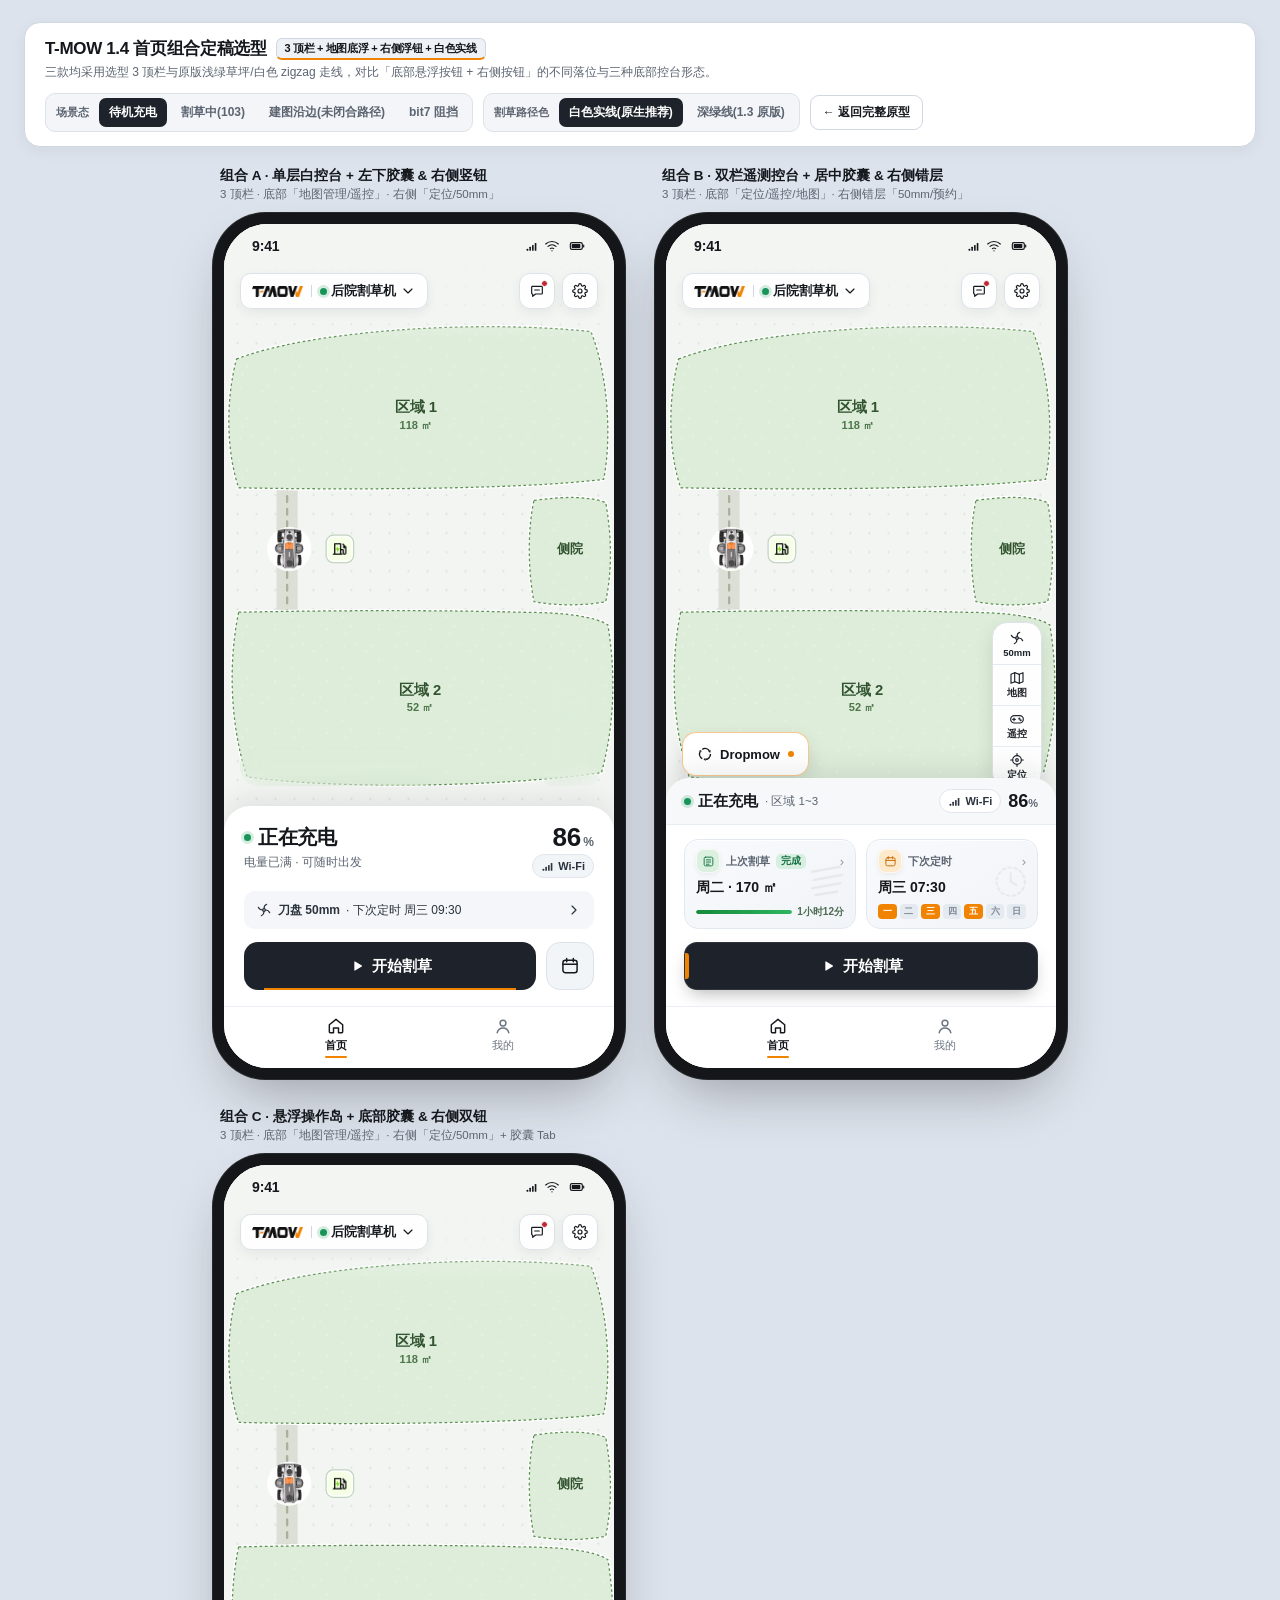
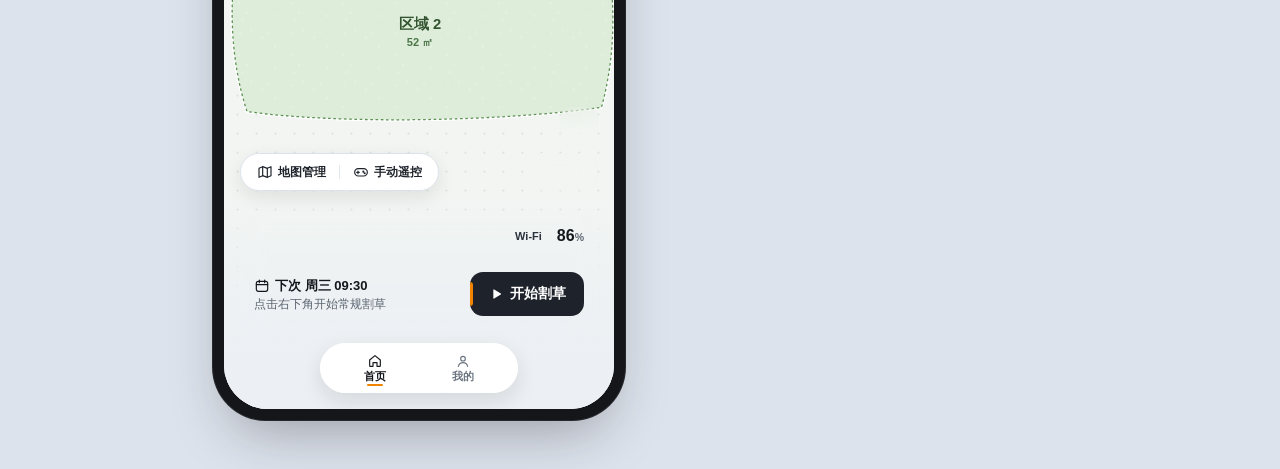
<file: home-pick.html>
<!doctype html>
<html lang="zh-CN">
<head>
<meta charset="utf-8">
<meta name="viewport" content="width=device-width, initial-scale=1">
<title>T-MOW 1.4 首页重做选型（独立对比页）</title>
<link rel="icon" href="data:,">
<link rel="stylesheet" href="tokens.css">
<link rel="stylesheet" href="theme-1.4.css">
<style>
  * { box-sizing: border-box; margin: 0; padding: 0; }
  body {
    background: #DDE3EC;
    color: #14171C;
    font-family: var(--font-ui);
    min-height: 100vh;
    padding: 22px 24px 48px;
    -webkit-font-smoothing: antialiased;
  }
  button { font-family: inherit; border: none; background: none; color: inherit; cursor: pointer; }

  /* ---------- 顶部评审控制条 ---------- */
  .review-bar {
    max-width: 1420px;
    margin: 0 auto 20px;
    background: #FFFFFF;
    border: 1px solid #CFD7E2;
    border-radius: 16px;
    padding: 14px 20px;
    display: flex;
    flex-wrap: wrap;
    align-items: center;
    justify-content: space-between;
    gap: 12px;
    box-shadow: 0 4px 16px rgba(17, 19, 23, 0.05);
  }
  .review-title h1 {
    font-size: 17px;
    font-weight: 700;
    letter-spacing: -0.02em;
    display: flex;
    align-items: center;
    gap: 9px;
  }
  .tag-pill {
    font-size: 11px;
    font-weight: 700;
    padding: 2px 8px;
    border-radius: 6px;
    background: #EEF2F7;
    color: #14171C;
    border: 1px solid #CFD7E2;
    border-bottom: 2px solid #F08300;
  }
  .review-title p {
    margin-top: 4px;
    font-size: 12px;
    color: #5B6470;
  }
  .review-controls {
    display: flex;
    flex-wrap: wrap;
    align-items: center;
    gap: 10px;
  }
  .ctrl-group {
    display: flex;
    align-items: center;
    gap: 4px;
    background: #F3F5F8;
    border: 1px solid #DCE2E8;
    padding: 4px;
    border-radius: 10px;
  }
  .ctrl-group .lbl {
    font-size: 11px;
    font-weight: 600;
    color: #5B6470;
    padding: 0 6px;
  }
  .ctrl-group button {
    font-size: 12px;
    font-weight: 600;
    padding: 6px 10px;
    border-radius: 7px;
    color: #5B6470;
    transition: all 0.14s;
  }
  .ctrl-group button:hover { color: #14171C; }
  .ctrl-group button.on { background: #1E232B; color: #FFFFFF; }
  .back-link {
    font-size: 12px;
    font-weight: 600;
    color: #14171C;
    text-decoration: none;
    padding: 8px 12px;
    border-radius: 9px;
    background: #FFFFFF;
    border: 1px solid #CFD7E2;
  }
  .back-link:hover { background: #F3F5F8; }

  /* ---------- 三方案并排网格 ---------- */
  .variants-grid {
    max-width: 1420px;
    margin: 0 auto;
    display: grid;
    grid-template-columns: repeat(3, 414px);
    justify-content: center;
    gap: 28px;
  }
  @media (max-width: 1360px) {
    .variants-grid { grid-template-columns: repeat(2, 414px); }
  }
  @media (max-width: 900px) {
    .variants-grid { grid-template-columns: 414px; }
  }
  .variant-col {
    display: flex;
    flex-direction: column;
    align-items: center;
    gap: 10px;
  }
  .variant-meta {
    width: 100%;
    padding: 0 8px;
    display: flex;
    flex-direction: column;
    gap: 2px;
  }
  .variant-meta .name { font-size: 13.5px; font-weight: 700; color: #14171C; }
  .variant-meta .sub { font-size: 11.5px; color: #5B6470; }
  .device-chassis {
    background: #14161A;
    border-radius: 54px;
    padding: 12px;
    box-shadow: 0 26px 56px -18px rgba(17, 19, 23, 0.34), 0 0 0 1px rgba(255, 255, 255, 0.08) inset;
  }

  /* =========================================================
     公共手机画幅 & 原版全宽地图底板
     ========================================================= */
  .hp-screen {
    width: 390px;
    height: 844px;
    border-radius: 44px;
    overflow: hidden;
    position: relative;
    background: #F2F5F2;
    color: #14171C;
    font-family: var(--font-ui);
    user-select: none;
  }
  .hp-map {
    position: absolute;
    inset: 0;
  }
  .hp-map svg {
    width: 100%;
    height: 100%;
    display: block;
  }
  .hp-top-scrim {
    position: absolute;
    top: 0; left: 0; right: 0; height: 118px;
    background: linear-gradient(180deg, rgba(242, 245, 242, 0.96) 0%, rgba(242, 245, 242, 0.72) 56%, rgba(242, 245, 242, 0) 100%);
    pointer-events: none;
    z-index: 3;
  }
  .hp-topbar {
    position: absolute;
    top: 46px;
    left: 16px;
    right: 16px;
    height: 42px;
    z-index: 8;
    display: flex;
    align-items: center;
    justify-content: space-between;
    gap: 10px;
  }

  /* 通用状态点与小徽章 */
  .hp-sig-chip {
    height: 24px;
    padding: 0 8px;
    border-radius: 999px;
    background: #F2F5F8;
    border: 1px solid #E1E6EE;
    color: #2B333E;
    font-size: 11px;
    font-weight: 600;
    display: inline-flex;
    align-items: center;
    gap: 4px;
  }
  .hp-mow-bar {
    height: 6px;
    border-radius: 999px;
    background: #E4EDE6;
    overflow: hidden;
  }
  .hp-mow-bar i {
    display: block;
    height: 100%;
    border-radius: 999px;
    background: linear-gradient(90deg, #168A3A 0%, #2AB862 100%);
  }

  /* 公共浅色 Tab 栏（用于选型 1 & 选型 3） */
  .hp-tabs {
    height: 62px;
    background: #FFFFFF;
    border-top: 1px solid #EBEEF2;
    display: flex;
    padding: 4px 28px 10px;
    position: relative;
    z-index: 9;
  }
  .hp-tabs.abs {
    position: absolute;
    left: 0; right: 0; bottom: 0;
  }
  .hp-tabs button {
    flex: 1;
    display: flex;
    flex-direction: column;
    align-items: center;
    justify-content: center;
    gap: 2px;
    font-size: 11px;
    font-weight: 500;
    color: #6B7480;
    position: relative;
  }
  .hp-tabs button.on { color: #14171C; font-weight: 700; }
  .hp-tabs button.on::after {
    content: "";
    position: absolute;
    bottom: 0;
    width: 22px;
    height: 2px;
    border-radius: 2px;
    background: #F08300;
  }

  /* =========================================================
     选型 1：通透大地图 + 上浮微胶囊工具带 + 单层纯白控台
     ========================================================= */
  .v1-devpill {
    height: 38px;
    padding: 0 11px 0 6px;
    border-radius: 999px;
    background: rgba(255, 255, 255, 0.92);
    border: 1px solid rgba(216, 224, 232, 0.9);
    box-shadow: 0 4px 12px rgba(17, 19, 23, 0.06);
    display: inline-flex;
    align-items: center;
    gap: 7px;
  }
  .v1-devpill .ava {
    width: 28px;
    height: 28px;
    border-radius: 50%;
    background: #F2F5F8;
    display: flex;
    align-items: center;
    justify-content: center;
    overflow: hidden;
  }
  .v1-devpill .ava img { width: 24px; height: auto; }
  .v1-devpill .name { font-size: 13px; font-weight: 700; color: #14171C; display: inline-flex; align-items: center; gap: 4px; }

  /* 一体式分段胶囊：替代竞品右上双孤圆 */
  .v1-seg {
    height: 36px;
    border-radius: 999px;
    background: rgba(255, 255, 255, 0.92);
    border: 1px solid rgba(216, 224, 232, 0.9);
    box-shadow: 0 4px 12px rgba(17, 19, 23, 0.06);
    display: inline-flex;
    align-items: center;
    overflow: hidden;
  }
  .v1-seg button {
    width: 38px;
    height: 100%;
    display: inline-flex;
    align-items: center;
    justify-content: center;
    color: #1E232B;
    position: relative;
  }
  .v1-seg .vsep { width: 1px; height: 15px; background: #E1E6EE; }
  .v1-seg .dot {
    position: absolute; top: 7px; right: 7px;
    width: 7px; height: 7px; border-radius: 50%;
    background: var(--state-danger); border: 1.5px solid #FFFFFF;
  }

  /* 控台正上方居中的轻量横向胶囊工具带（无右侧立柱） */
  .v1-map-tools {
    position: absolute;
    left: 50%;
    bottom: 282px;
    transform: translateX(-50%);
    z-index: 7;
    height: 36px;
    padding: 0 6px;
    border-radius: 999px;
    background: rgba(255, 255, 255, 0.92);
    backdrop-filter: blur(10px);
    -webkit-backdrop-filter: blur(10px);
    border: 1px solid rgba(220, 226, 234, 0.95);
    box-shadow: 0 6px 18px rgba(17, 19, 23, 0.08);
    display: inline-flex;
    align-items: center;
    gap: 2px;
    white-space: nowrap;
  }
  .v1-map-tools button {
    height: 28px;
    padding: 0 11px;
    border-radius: 999px;
    font-size: 11.5px;
    font-weight: 600;
    color: #1E232B;
    display: inline-flex;
    align-items: center;
    gap: 5px;
  }
  .v1-map-tools button:hover { background: #F1F4F8; }
  .v1-map-tools .sep { width: 1px; height: 14px; background: #E2E7EE; }

  .v1-sheet {
    position: absolute;
    left: 0; right: 0; bottom: 62px;
    z-index: 8;
    background: #FFFFFF;
    border-radius: 26px 26px 0 0;
    box-shadow: 0 -8px 28px rgba(17, 19, 23, 0.08);
    padding: 18px 20px 16px;
  }
  .v1-head {
    display: flex;
    align-items: flex-start;
    justify-content: space-between;
    gap: 12px;
  }
  .v1-st-title {
    display: flex;
    align-items: center;
    gap: 7px;
    font-size: 20px;
    font-weight: 700;
    letter-spacing: -0.02em;
  }
  .v1-st-sub { margin-top: 3px; font-size: 12px; color: #5B6470; }
  .v1-tele { display: flex; flex-direction: column; align-items: flex-end; gap: 4px; flex: none; }
  .v1-bat { display: inline-flex; align-items: baseline; gap: 2px; line-height: 1; }
  .v1-bat b { font-size: 26px; font-weight: 700; color: #14171C; }
  .v1-bat span { font-size: 12px; font-weight: 600; color: #5B6470; }

  .v1-pref-strip {
    margin-top: 13px;
    width: 100%;
    height: 38px;
    padding: 0 12px;
    border-radius: 11px;
    background: #F4F6F9;
    display: flex;
    align-items: center;
    justify-content: space-between;
    gap: 8px;
    font-size: 12px;
    color: #2B333E;
  }
  .v1-actions {
    margin-top: 13px;
    display: flex;
    gap: 10px;
  }
  .v1-btn-main {
    flex: 1;
    height: 48px;
    border-radius: 14px;
    background: #1E232B;
    color: #FFFFFF;
    font-size: 15px;
    font-weight: 600;
    display: inline-flex;
    align-items: center;
    justify-content: center;
    gap: 7px;
    position: relative;
    overflow: hidden;
  }
  .v1-btn-main::after {
    content: "";
    position: absolute;
    left: 20px; right: 20px; bottom: 0; height: 2px;
    background: #F08300;
  }
  .v1-btn-main.danger { background: #C22736; }
  .v1-btn-main.danger::after { display: none; }
  .v1-btn-sq {
    width: 48px;
    height: 48px;
    border-radius: 14px;
    background: #F2F5F8;
    border: 1px solid #DCE2EA;
    color: #14171C;
    display: inline-flex;
    align-items: center;
    justify-content: center;
    flex: none;
  }

  /* =========================================================
     选型 2：无框空气感地图 + 底部悬浮纯白操作岛
     ========================================================= */
  .v2-plain-top {
    display: inline-flex;
    align-items: center;
    gap: 9px;
    text-align: left;
  }
  .v2-plain-top .ava {
    width: 36px; height: 36px; border-radius: 11px;
    background: rgba(255, 255, 255, 0.92);
    border: 1px solid #DCE2EA;
    display: flex; align-items: center; justify-content: center;
  }
  .v2-plain-top .ava img { width: 30px; height: auto; }
  .v2-plain-top .t1 { font-size: 15px; font-weight: 700; display: flex; align-items: center; gap: 4px; line-height: 1.15; }
  .v2-plain-top .t2 { margin-top: 2px; font-size: 11px; font-weight: 600; color: #4D5763; display: flex; align-items: center; gap: 5px; }
  .v2-icon-pair { display: flex; gap: 4px; }
  .v2-icon-pair button {
    width: 36px; height: 36px; border-radius: 10px;
    display: inline-flex; align-items: center; justify-content: center;
    color: #1E232B; position: relative;
  }
  .v2-icon-pair .dot {
    position: absolute; top: 6px; right: 6px;
    width: 7px; height: 7px; border-radius: 50%;
    background: var(--state-danger); border: 1.5px solid #F2F5F2;
  }

  /* 左上紧贴地图的无框状态摘要（极简空气感） */
  .v2-air-summary {
    position: absolute;
    top: 100px;
    left: 18px;
    right: 18px;
    z-index: 6;
    display: flex;
    align-items: flex-start;
    justify-content: space-between;
    pointer-events: none;
  }
  .v2-air-summary .left .h { font-size: 24px; font-weight: 700; letter-spacing: -0.025em; color: #14171C; display: flex; align-items: center; gap: 8px; }
  .v2-air-summary .left .p { margin-top: 2px; font-size: 12px; color: #4D5763; font-weight: 500; }
  .v2-air-summary .right { pointer-events: auto; display: flex; flex-direction: column; align-items: flex-end; gap: 4px; }
  .v2-air-summary .right .bat { font-size: 24px; font-weight: 700; color: #14171C; line-height: 1; }
  .v2-air-summary .right .bat small { font-size: 11px; color: #5B6470; font-weight: 600; }

  .v2-bottom-fade {
    position: absolute; left: 0; right: 0; bottom: 0; height: 220px;
    background: linear-gradient(180deg, rgba(242, 245, 242, 0) 0%, rgba(236, 240, 244, 0.85) 55%, rgba(236, 240, 244, 0.98) 100%);
    pointer-events: none; z-index: 4;
  }
  .v2-float-island {
    position: absolute;
    left: 14px; right: 14px; bottom: 80px;
    z-index: 9;
    border-radius: 22px;
    background: rgba(255, 255, 255, 0.96);
    backdrop-filter: blur(12px);
    -webkit-backdrop-filter: blur(12px);
    border: 1px solid rgba(255, 255, 255, 0.95);
    box-shadow: 0 12px 30px rgba(17, 19, 23, 0.11);
    overflow: hidden;
  }
  .v2-quick-rail {
    height: 40px;
    background: #F4F6FA;
    border-bottom: 1px solid #E7ECF2;
    display: grid;
    grid-template-columns: repeat(4, 1fr);
  }
  .v2-quick-rail button {
    display: inline-flex; align-items: center; justify-content: center; gap: 4px;
    font-size: 11px; font-weight: 600; color: #2B333E; position: relative;
  }
  .v2-quick-rail button + button::before {
    content: ""; position: absolute; left: 0; top: 10px; bottom: 10px; width: 1px; background: #E1E7EF;
  }
  .v2-island-body {
    padding: 13px 15px 14px;
    display: flex;
    align-items: center;
    justify-content: space-between;
    gap: 12px;
  }
  .v2-island-cta {
    height: 44px;
    padding: 0 18px;
    border-radius: 13px;
    background: #1E232B;
    color: #FFFFFF;
    font-size: 14px;
    font-weight: 600;
    display: inline-flex; align-items: center; gap: 6px;
    position: relative; overflow: hidden; flex: none;
  }
  .v2-island-cta::before {
    content: ""; position: absolute; left: 0; top: 10px; bottom: 10px; width: 3px;
    background: #F08300; border-radius: 0 3px 3px 0;
  }
  .v2-float-tabs {
    position: absolute;
    left: 96px; right: 96px; bottom: 16px; height: 50px;
    z-index: 9;
    border-radius: 999px;
    background: rgba(255, 255, 255, 0.96);
    border: 1px solid #FFFFFF;
    box-shadow: 0 8px 22px rgba(17, 19, 23, 0.11);
    display: flex;
    padding: 4px 10px;
  }
  .v2-float-tabs button {
    flex: 1; display: flex; flex-direction: column; align-items: center; justify-content: center; gap: 1px;
    font-size: 10.5px; font-weight: 600; color: #6B7480; position: relative;
  }
  .v2-float-tabs button.on { color: #14171C; font-weight: 700; }
  .v2-float-tabs button.on::after {
    content: ""; position: absolute; bottom: 2px; width: 16px; height: 2px; border-radius: 2px; background: #F08300;
  }

  /* =========================================================
     选型 3：轻量化「类竞品」高定秩序版（好骨架 + T-MOW 差异）
     ========================================================= */
  .v3-brandpill {
    height: 36px;
    padding: 0 11px;
    border-radius: 11px;
    background: rgba(255, 255, 255, 0.92);
    border: 1px solid #DCE2EA;
    box-shadow: 0 4px 12px rgba(17, 19, 23, 0.06);
    display: inline-flex; align-items: center; gap: 8px;
  }
  .v3-brandpill img.logo { height: 11px; width: auto; }
  .v3-brandpill .sep { width: 1px; height: 12px; background: #CFD7E2; }
  .v3-brandpill .name { font-size: 12.5px; font-weight: 700; color: #14171C; display: inline-flex; align-items: center; gap: 4px; }
  .v3-fab-pair { display: flex; gap: 7px; }
  .v3-sq-fab {
    width: 36px; height: 36px; border-radius: 11px;
    background: rgba(255, 255, 255, 0.92);
    border: 1px solid #DCE2EA;
    box-shadow: 0 4px 12px rgba(17, 19, 23, 0.06);
    display: inline-flex; align-items: center; justify-content: center;
    color: #14171C; position: relative;
  }
  .v3-sq-fab .dot {
    position: absolute; top: 6px; right: 6px;
    width: 7px; height: 7px; border-radius: 50%;
    background: var(--state-danger); border: 1.5px solid #FFFFFF;
  }

  .v3-low-tools {
    position: absolute;
    right: 16px;
    bottom: 292px;
    z-index: 7;
    display: flex;
    gap: 8px;
  }
  .v3-low-tools .btn-chip {
    height: 36px;
    padding: 0 11px;
    border-radius: 11px;
    background: rgba(255, 255, 255, 0.94);
    border: 1px solid #DCE2EA;
    box-shadow: 0 6px 16px rgba(17, 19, 23, 0.09);
    font-size: 11.5px;
    font-weight: 600;
    color: #1E232B;
    display: inline-flex;
    align-items: center;
    gap: 5px;
  }

  /* 地图底部左侧悬浮胶囊 + 右侧竖排轻浮钮 */
  .hp-bot-left-pill {
    position: absolute;
    left: 16px;
    z-index: 7;
    height: 38px;
    padding: 0 5px;
    border-radius: 999px;
    background: rgba(255, 255, 255, 0.94);
    backdrop-filter: blur(10px);
    -webkit-backdrop-filter: blur(10px);
    border: 1px solid #DCE2EA;
    box-shadow: 0 6px 18px rgba(17, 19, 23, 0.09);
    display: inline-flex;
    align-items: center;
    gap: 2px;
  }
  .hp-bot-left-pill button {
    height: 30px;
    padding: 0 11px;
    border-radius: 999px;
    font-size: 11.5px;
    font-weight: 600;
    color: #1E232B;
    display: inline-flex;
    align-items: center;
    gap: 5px;
  }
  .hp-bot-left-pill button:hover { background: #F1F4F8; }
  .hp-bot-left-pill .sep { width: 1px; height: 14px; background: #E2E7EE; }

  .hp-right-rail {
    position: absolute;
    right: 16px;
    z-index: 7;
    display: flex;
    flex-direction: column;
    align-items: flex-end;
    gap: 8px;
  }
  .hp-rail-btn {
    min-width: 38px;
    height: 38px;
    padding: 0 10px;
    border-radius: 11px;
    background: rgba(255, 255, 255, 0.94);
    backdrop-filter: blur(10px);
    -webkit-backdrop-filter: blur(10px);
    border: 1px solid #DCE2EA;
    box-shadow: 0 6px 16px rgba(17, 19, 23, 0.09);
    color: #1E232B;
    font-size: 11.5px;
    font-weight: 700;
    display: inline-flex;
    align-items: center;
    justify-content: center;
    gap: 4px;
  }
  .hp-rail-btn.icon-only { width: 38px; padding: 0; }
  .hp-rail-btn.col {
    width: 56px;
    height: 50px;
    padding: 4px 2px;
    flex-direction: column;
    gap: 1px;
    font-size: 9.5px;
    font-weight: 700;
    position: relative;
  }
  .hp-rail-btn.dropmow-hero { border-color: rgba(240, 131, 0, .42); }
  .hp-rail-btn.dropmow-hero .dm-dot { position: absolute; top: 4px; right: 5px; width: 5px; height: 5px; border-radius: 50%; background: #F08300; }
    flex-direction: column;
    gap: 1px;
    font-size: 10px;
    font-weight: 600;
  }

  .v3-panel {
    position: absolute;
    left: 0; right: 0; bottom: 62px;
    z-index: 8;
    background: #FFFFFF;
    border-radius: 24px 24px 0 0;
    box-shadow: 0 -8px 28px rgba(17, 19, 23, 0.08);
    overflow: hidden;
  }
  .v3-tele-bar {
    background: #F6F8FA;
    border-bottom: 1px solid #E9EEF3;
    padding: 11px 18px;
    display: flex;
    align-items: center;
    justify-content: space-between;
  }
  .v3-body { padding: 14px 18px 16px; }
  /* 左右两栏数据对位：借鉴竞品的双栏高效扫描，但改左对齐精密风 */
  .v3-two-cols {
    display: grid;
    grid-template-columns: 1fr 1fr;
    gap: 10px;
    margin-bottom: 13px;
  }
  .v3-stat-box {
    padding: 9px 11px;
    border-radius: 14px;
    background: linear-gradient(150deg, #F8FAFC 0%, #F1F4F8 100%);
    border: 1px solid #E3E8F0;
    box-shadow: inset 0 1px 0 rgba(255, 255, 255, 0.92);
    text-align: left;
    position: relative;
    overflow: hidden;
  }
  .v3-stat-box.tone-green,
  .v3-stat-box.tone-amber { background: linear-gradient(150deg, #F8FAFC 0%, #F1F4F8 100%); border-color: #E3E8F0; }
  .v3-stat-box .stat-wm { position: absolute; right: 8px; top: 20px; width: 40px; height: 40px; pointer-events: none; color: #7D8896; opacity: 0.11; }
  .v3-stat-box .stat-top { display: flex; align-items: center; gap: 6px; position: relative; z-index: 1; }
  .v3-stat-box .stat-ico { width: 24px; height: 24px; border-radius: 8px; background: #E6EBF2; color: #3E4754; border: 1px solid rgba(255,255,255,.7); display: inline-flex; align-items: center; justify-content: center; flex: none; }
  .v3-stat-box .stat-ico svg { width: 13px; height: 13px; }
  .v3-stat-box.tone-green .stat-ico { background: #DCF0DF; color: #16794B; }
  .v3-stat-box.tone-amber .stat-ico { background: #FDE9CB; color: #C96A00; }
  .v3-stat-box .k { font-size: 11px; font-weight: 600; color: #5B6470; }
  .v3-stat-box .stat-pill.ok { font-size: 9.5px; font-weight: 700; padding: 1px 5px; border-radius: 5px; background: #D7EFE0; color: #146E42; }
  .v3-stat-box .stat-arr { margin-left: auto; font-size: 13px; color: #8C96A4; line-height: 1; }
  .v3-stat-box .v { margin-top: 6px; font-size: 14px; font-weight: 700; color: #14171C; position: relative; z-index: 1; }
  .v3-stat-box .stat-foot { margin-top: 7px; height: 15px; display: flex; align-items: center; gap: 5px; position: relative; z-index: 1; }
  .stat-mini-bar { flex: 1; height: 4px; border-radius: 999px; background: rgba(22,138,58,.15); overflow: hidden; }
  .stat-mini-bar i { display: block; height: 100%; border-radius: 999px; background: linear-gradient(90deg, #168A3A 0%, #2CB560 100%); }
  .stat-foot-txt { font-size: 10px; font-weight: 600; color: #4D6B53; white-space: nowrap; }
  .stat-days { display: flex; align-items: center; gap: 3px; width: 100%; }
  .stat-days i { flex: 1; height: 15px; border-radius: 4px; font-style: normal; font-size: 9px; font-weight: 700; display: inline-flex; align-items: center; justify-content: center; background: #E5EAF0; color: #7D8794; }
  .stat-days i.on { background: #F08300; color: #FFFFFF; }

  .v3-cta-main {
    width: 100%;
    height: 48px;
    border-radius: 13px;
    background: #1E232B;
    color: #FFFFFF;
    font-size: 15px;
    font-weight: 600;
    display: inline-flex;
    align-items: center;
    justify-content: center;
    gap: 7px;
    position: relative;
    overflow: hidden;
  }
  .v3-cta-main::before {
    content: "";
    position: absolute;
    left: 0; top: 10px; bottom: 10px; width: 3.5px;
    background: #F08300;
    border-radius: 0 3px 3px 0;
  }

  .proto-toast {
    position: fixed; bottom: 24px; left: 50%; transform: translateX(-50%);
    background: #1E232B; color: #FFFFFF; padding: 10px 18px; border-radius: 10px;
    font-size: 13px; font-weight: 500; box-shadow: 0 12px 30px rgba(17, 19, 23, 0.25);
    border-bottom: 2px solid #F08300; z-index: 999;
  }
</style>
</head>
<body>

<header class="review-bar">
  <div class="review-title">
    <h1>T-MOW 1.4 首页组合定稿选型 <span class="tag-pill">3 顶栏 + 地图底浮 + 右侧浮钮 + 白色实线</span></h1>
    <p>三款均采用选型 3 顶栏与原版浅绿草坪/白色 zigzag 走线，对比「底部悬浮按钮 + 右侧按钮」的不同落位与三种底部控台形态。</p>
  </div>
  <div class="review-controls">
    <div class="ctrl-group" id="stCtrl">
      <span class="lbl">场景态</span>
      <button class="on" data-st="idle">待机充电</button>
      <button data-st="mowing">割草中(103)</button>
      <button data-st="mapping">建图沿边(未闭合路径)</button>
      <button data-st="blocked">bit7 阻挡</button>
    </div>
    <div class="ctrl-group" id="traceCtrl">
      <span class="lbl">割草路径色</span>
      <button class="on" data-tr="white">白色实线(原生推荐)</button>
      <button data-tr="green">深绿线(1.3 原版)</button>
    </div>
    <a class="back-link" href="index.html">← 返回完整原型</a>
  </div>
</header>

<main class="variants-grid" id="grid"></main>

<script>
const IMG = 'assets/';
const ICO = {
  down: '<path d="m6 9 6 6 6-6"/>',
  right: '<path d="m9 6 6 6-6 6"/>',
  close: '<path d="M6 6l12 12M18 6 6 18"/>',
  play: '<path d="M8 5.8v12.4a.8.8 0 0 0 1.2.7l10-6.2a.8.8 0 0 0 0-1.4l-10-6.2a.8.8 0 0 0-1.2.7z" fill="currentColor" stroke="none"/>',
  pause: '<rect x="6.5" y="5" width="3.5" height="14" rx="1" fill="currentColor" stroke="none"/><rect x="14" y="5" width="3.5" height="14" rx="1" fill="currentColor" stroke="none"/>',
  home: '<path d="M4 10.5 12 4l8 6.5V19a1 1 0 0 1-1 1h-4v-5.5h-6V20H5a1 1 0 0 1-1-1z"/>',
  user: '<circle cx="12" cy="8.5" r="3.5"/><path d="M5 20c1.2-3.6 3.9-5.5 7-5.5s5.8 1.9 7 5.5"/>',
  msg: '<path d="M5 5h14a1 1 0 0 1 1 1v9.5a1 1 0 0 1-1 1H10l-4.5 3.5v-3.5H5a1 1 0 0 1-1-1V6a1 1 0 0 1 1-1z"/><path d="M8.5 10.5h7"/>',
  gear: '<circle cx="12" cy="12" r="3"/><path d="M19.4 15a1.65 1.65 0 0 0 .33 1.82l.06.06a2 2 0 1 1-2.83 2.83l-.06-.06a1.65 1.65 0 0 0-1.82-.33 1.65 1.65 0 0 0-1 1.51V21a2 2 0 1 1-4 0v-.09A1.65 1.65 0 0 0 9 19.4a1.65 1.65 0 0 0-1.82.33l-.06.06a2 2 0 1 1-2.83-2.83l.06-.06a1.65 1.65 0 0 0 .33-1.82 1.65 1.65 0 0 0-1.51-1H3a2 2 0 1 1 0-4h.09A1.65 1.65 0 0 0 4.6 9a1.65 1.65 0 0 0-.33-1.82l-.06-.06a2 2 0 1 1 2.83-2.83l.06.06a1.65 1.65 0 0 0 1.82.33H9a1.65 1.65 0 0 0 1-1.51V3a2 2 0 1 1 4 0v.09a1.65 1.65 0 0 0 1 1.51 1.65 1.65 0 0 0 1.82-.33l.06-.06a2 2 0 1 1 2.83 2.83l-.06.06a1.65 1.65 0 0 0-.33 1.82V9a1.65 1.65 0 0 0 1.51 1H21a2 2 0 1 1 0 4h-.09a1.65 1.65 0 0 0-1.51 1z"/>',
  map: '<path d="M3 6.5 8.5 4l7 2.5L21 4v13.5L15.5 20l-7-2.5L3 20z"/><path d="M8.5 4v13.5M15.5 6.5V20"/>',
  pad: '<rect x="2.5" y="7" width="19" height="11" rx="5.5"/><path d="M7.5 10.5v4M5.5 12.5h4"/><circle cx="15.5" cy="11.5" r=".7" fill="currentColor"/><circle cx="17.5" cy="13.8" r=".7" fill="currentColor"/>',
  dock: '<path d="M9 14 4 9l5-5"/><path d="M4 9h10.5a5.5 5.5 0 0 1 0 11H11"/>',
  locate: '<circle cx="12" cy="12" r="6.5"/><circle cx="12" cy="12" r="2"/><path d="M12 2.5v3M12 18.5v3M2.5 12h3M18.5 12h3"/>',
  alert: '<path d="M12 4 2.8 19.5h18.4z"/><path d="M12 10v4.5M12 17.2v.1"/>',
  wifi: '<path d="M2.5 9a14 14 0 0 1 19 0M6 12.5a9 9 0 0 1 12 0M9.5 16a4 4 0 0 1 5 0"/><circle cx="12" cy="19.2" r="1" fill="currentColor" stroke="none"/>',
  cal: '<rect x="3.5" y="5" width="17" height="15" rx="3"/><path d="M8 3v4M16 3v4M3.5 10h17"/>',
  records: '<rect x="4" y="4" width="16" height="16" rx="2.5"/><path d="M8 9h8M8 13h8M8 17h5"/>',
  blade: '<circle cx="12" cy="12" r="2"/><path d="M12 10c0-3 1.5-5.5 4-6.5M14 12c3 0 5.5 1.5 6.5 4M12 14c0 3-1.5 5.5-4 6.5M10 12c-3 0-5.5-1.5-6.5-4"/>',
  dropmow: '<g><path d="M7.9 4.9A8.2 8.2 0 0 1 18.7 7.3" stroke-width="2.2" stroke-linecap="butt"/><path d="M20.6 6L20 10L16.8 8.6Z" fill="currentColor" stroke="none"/></g><g transform="rotate(120 12 12)"><path d="M7.9 4.9A8.2 8.2 0 0 1 18.7 7.3" stroke-width="2.2" stroke-linecap="butt"/><path d="M20.6 6L20 10L16.8 8.6Z" fill="currentColor" stroke="none"/></g><g transform="rotate(240 12 12)"><path d="M7.9 4.9A8.2 8.2 0 0 1 18.7 7.3" stroke-width="2.2" stroke-linecap="butt"/><path d="M20.6 6L20 10L16.8 8.6Z" fill="currentColor" stroke="none"/></g>',
};
const ic = (n, cls = '') => `<svg class="ico ${cls}" viewBox="0 0 24 24">${ICO[n]}</svg>`;
function sigBars(n = 4) {
  return `<svg class="ico sm" style="width:13px;height:13px" viewBox="0 0 24 24">${[0,1,2,3].map(i =>
    `<rect x="${3 + i*5}" y="${16 - i*3.5}" width="3" height="${4 + i*3.5}" rx="1" fill="${i < n ? 'currentColor' : 'none'}" stroke="${i < n ? 'none' : 'currentColor'}" stroke-width="1.3" opacity="${i < n ? 1 : .35}"/>`).join('')}</svg>`;
}
function statusbar() {
  return `<div class="sb"><span>9:41</span><span class="sb-icons">${sigBars(4)}${ic('wifi', 'sm')}<svg class="ico sm" viewBox="0 0 24 24" style="width:22px"><rect x="2" y="7" width="18" height="10" rx="2.5"/><path d="M22 10.5v3"/><rect x="4" y="9" width="13" height="6" rx="1" fill="currentColor" stroke="none"/></svg></span></div>`;
}

const APP = {
  st: 'idle',      // idle | mowing | mapping | blocked
  trace: 'white',  // white (Flutter 原生) | green (1.3 原型)
  modal: null,     // null | { target:'1'|'2'|'3', kind:'signal'|'dock' }
  dockClear: true,
  dockAuto: false,
};

/* ---------- 原版地图绘制（严格沿用 1.3 + TMapPainter 规则：浅绿草地 + 草地斑点 + 未闭合3px实线 / zigzag走线，无棕色感叹号） ---------- */
function renderOriginalLawnMap(uid, extraTopOffset = 0) {
  const Z1 = 'M26 168 C 92 142, 248 130, 362 142 C 378 182, 382 242, 374 282 C 296 292, 120 292, 28 290 C 16 254, 16 206, 26 168Z';
  const Z2 = 'M28 408 C 120 406, 228 406, 296 408 C 336 408, 366 412, 378 420 C 386 468, 384 516, 372 560 C 276 574, 120 576, 36 564 C 20 516, 18 456, 28 408Z';
  const Z3 = 'M308 302 C 336 298, 360 298, 376 304 C 382 338, 382 368, 376 398 C 354 402, 330 402, 308 398 C 302 368, 302 328, 308 302Z';
  const Z1_OPEN = 'M26 168 C 92 142, 248 130, 362 142 C 378 182, 382 242, 374 282';

  const mowing = APP.st === 'mowing' || APP.st === 'blocked';
  const mapping = APP.st === 'mapping';
  const traceColor = APP.trace === 'white' ? '#FFFFFF' : '#2F6B2A';
  const traceOp = APP.trace === 'white' ? '0.92' : '0.58';

  // 草地斑点纹理（与 TMapVisualTokens / 1.3 同源）
  let dots = '';
  const step = 8.2, tile = step * 6;
  for (let r = 0; r < 6; r++) for (let c = 0; c < 6; c++) {
    let h = (c * 73856093 ^ r * 19349663) >>> 0;
    h = ((h ^ (h >>> 13)) * 1274126177) >>> 0;
    if (h % 3) continue;
    const x = (c + .5) * step + ((h % 7) - 3) * step * .12;
    const y = (r + .5) * step + (((h / 7 | 0) % 5) - 2) * step * .12;
    const rr = 1.6 * (.65 + (h % 4) * .12);
    dots += `<circle cx="${x.toFixed(1)}" cy="${y.toFixed(1)}" r="${rr.toFixed(2)}" fill="${h % 2 ? '#9DBF95' : '#FFFFFF'}" opacity="${h % 2 ? 0.14 : 0.28}"/>`;
  }

  // 割草走过的往返路径（严格按 Z1 上半 55% 扫描，不越界）
  const pts = [];
  for (let i = 0; i <= 9; i++) {
    const y = 148 + i * 10;
    const a = `14 ${y}`, b = `388 ${y - 6}`;
    pts.push(...(i % 2 ? [b, a] : [a, b]));
  }

  const robotPos = mapping ? [304, 136] : mowing ? [302, 232] : [76, 348];
  const robotRot = mapping ? 96 : mowing ? 78 : 0;
  const clipId = `clipZ1_${uid}`, patGrass = `grass_${uid}`, patGrid = `grid_${uid}`;
  const vb = `-12 ${40 - extraTopOffset} 422 800`;

  const zone = d => `
    <path d="${d}" fill="none" stroke="#FFFFFF" stroke-width="3" stroke-linejoin="round"/>
    <path d="${d}" fill="#DDEDD9"/>
    <path d="${d}" fill="url(#${patGrass})"/>
    <path d="${d}" fill="none" stroke="#5E8F55" stroke-width="1.2" stroke-dasharray="2.5 2.5"/>`;

  return `
  <svg viewBox="${vb}" preserveAspectRatio="xMidYMid slice">
    <defs>
      <clipPath id="${clipId}"><path d="${Z1}"/></clipPath>
      <pattern id="${patGrass}" width="${tile}" height="${tile}" patternUnits="userSpaceOnUse">${dots}</pattern>
      <pattern id="${patGrid}" width="18" height="18" patternUnits="userSpaceOnUse">
        <circle cx="9" cy="9" r="0.95" fill="#B9C3B8" fill-opacity="0.45"/>
      </pattern>
    </defs>

    <rect x="-80" y="-80" width="560" height="1000" fill="#F2F5F2"/>
    <rect x="-80" y="-80" width="560" height="1000" fill="url(#${patGrid})"/>

    ${mapping ? `
      <!-- 建图态：严格沿用原版未闭合 3px 深绿粗实线 + 虚线预估 + 起点靶心 -->
      <path d="${Z1_OPEN}" fill="none" stroke="#5E8F55" stroke-width="3.2" stroke-linecap="round" stroke-dasharray="6 6" opacity="0.35"/>
      <path d="M26 168 C 92 142, 200 132, 304 136" fill="none" stroke="#168A3A" stroke-width="3.4" stroke-linecap="round"/>
      <g transform="translate(26 168)">
        <circle r="7" fill="#FFFFFF" stroke="#168A3A" stroke-width="1.8"/>
        <circle r="2.8" fill="#168A3A"/>
      </g>
    ` : `
      <!-- 通道（连接区域1与区域2） -->
      <path d="M74 286 L74 412" fill="none" stroke="#D8DBD0" stroke-opacity="0.82" stroke-width="20" stroke-linecap="round"/>
      <path d="M74 286 L74 412" fill="none" stroke="#A9B09E" stroke-width="2.2" stroke-dasharray="5.5 6.5" stroke-linecap="round"/>

      <!-- 浅绿需要割草的区域草地 -->
      ${zone(Z1)}
      ${zone(Z2)}
      ${zone(Z3)}

      <!-- 割草走过的路径（原版往返实线） -->
      ${mowing ? `<g clip-path="url(#${clipId})"><polyline points="${pts.join(' ')}" fill="none" stroke="${traceColor}" stroke-opacity="${traceOp}" stroke-width="2.8" stroke-linecap="round" stroke-linejoin="round"/></g>` : ''}

      <!-- 区名与面积 -->
      <g font-family="var(--font-ui)" text-anchor="middle">
        <text x="196" y="218" font-size="14" font-weight="700" fill="#325330">区域 1</text>
        <text x="196" y="234" font-size="10.5" font-weight="600" fill="#4D754A" class="num">118 ㎡</text>
        <text x="200" y="486" font-size="14" font-weight="700" fill="#325330">区域 2</text>
        <text x="200" y="502" font-size="10.5" font-weight="600" fill="#4D754A" class="num">52 ㎡</text>
        <text x="342" y="352" font-size="12" font-weight="700" fill="#325330">侧院</text>
      </g>
    `}

    <!-- 充电桩 -->
    <g transform="translate(124 348)">
      <rect x="-13" y="-13" width="26" height="26" rx="7" fill="#FFFFFF" stroke="#5E8F55" stroke-opacity="0.35" stroke-width="1.2"/>
      <image href="${IMG}device/icon_device_charge_station.png" x="-11" y="-11" width="22" height="22"/>
    </g>

    <!-- 机器人实时位置 -->
    <g transform="translate(${robotPos[0]} ${robotPos[1]}) rotate(${robotRot})">
      ${(mowing || mapping) ? `<circle r="27" fill="#FFFFFF" fill-opacity="0.48" stroke="#168A3A" stroke-opacity="0.32" stroke-width="1.2"/>` : ''}
      <circle r="21" fill="#FFFFFF" fill-opacity="0.88"/>
      <image href="${IMG}device/device_selfcheck_product.png" x="-14" y="-19" width="28" height="38"/>
    </g>
  </svg>`;
}

function getMeta() {
  return {
    idle:    { dot: 'ok',   title: '正在充电', sub: '电量已满 · 可随时出发', bat: '86', line: '在线 · 已连接' },
    mowing:  { dot: 'ok',   title: '正在割草', sub: '区域 1 · 已完成 45% · 剩余 38 分', bat: '74', line: '在线 · 作业中' },
    mapping: { dot: 'ok',   title: '正在建图', sub: '区域 1 沿边中 · 已记录 24 点', bat: '82', line: '在线 · 建图中' },
    blocked: { dot: 'bad',  title: '区域阻挡', sub: '区域 1 路径受阻 · 待处理', bat: '71', line: '异常 · 待处理' },
  }[APP.st];
}

/* 公共：选型 3 品牌+设备合并顶栏 + 右侧消息/设置双钮 */
function renderTopNav3(m) {
  return `
  <div class="hp-topbar">
    <button class="v3-brandpill" data-act="toast" data-msg="切换设备">
      <img class="logo" src="${IMG}home/logo.png" alt="T-MOW">
      <span class="sep"></span>
      <span class="name"><span class="status-dot ${m.dot}"></span>后院割草机 ${ic('down', 'sm')}</span>
    </button>
    <div class="v3-fab-pair">
      <button class="v3-sq-fab" data-act="toast" data-msg="消息中心（3 条未读）">${ic('msg', 'sm')}<span class="dot"></span></button>
      <button class="v3-sq-fab" data-act="toast" data-msg="进入设备设置">${ic('gear', 'sm')}</button>
    </div>
  </div>`;
}

/* =========================================================
   组合 A：3 顶栏 + 左下双钮胶囊 + 右侧竖排双方钮 + 单层白控台
   ========================================================= */
function renderPick1() {
  const m = getMeta(), working = APP.st === 'mowing' || APP.st === 'blocked', mapping = APP.st === 'mapping';
  return `
  <div class="hp-screen">
    ${statusbar()}
    <div class="hp-map">${renderOriginalLawnMap('P1', 0)}</div>
    <div class="hp-top-scrim"></div>
    ${renderTopNav3(m)}

    <div class="hp-bot-left-pill" style="bottom:282px">
      <button data-act="toast" data-msg="地图管理（114 切换/编辑）">${ic('map', 'sm')}地图管理</button>
      <span class="sep"></span>
      <button data-act="toast" data-msg="手动遥控（车体/地图双模式）">${ic('pad', 'sm')}手动遥控</button>
    </div>

    <div class="hp-right-rail" style="bottom:282px">
      <button class="hp-rail-btn col" title="回到机器人位置" data-act="toast" data-msg="镜头回到机器人位置">${ic('locate', 'sm')}<span>定位</span></button>
      <button class="hp-rail-btn col num" title="刀盘高度 50mm" data-act="toast" data-msg="调整刀盘高度 50mm">${ic('blade', 'sm')}<span>50mm</span></button>
    </div>

    <section class="v1-sheet">
      <div class="v1-head">
        <div>
          <div class="v1-st-title"><span class="status-dot ${m.dot}"></span><span>${m.title}</span></div>
          <div class="v1-st-sub">${m.sub}</div>
        </div>
        <div class="v1-tele">
          <div class="v1-bat"><b class="num">${m.bat}</b><span>%</span></div>
          <button class="hp-sig-chip" data-act="openModal" data-t="1" data-k="signal">${sigBars(4)}<span>Wi-Fi</span></button>
        </div>
      </div>

      ${working ? `
      <div style="margin-top:14px">
        <div style="display:flex;justify-content:space-between;font-size:12px;margin-bottom:5px">
          <span style="color:#325330;font-weight:600">103 分区实时进度</span>
          <strong class="num">76 / 170 ㎡ · 45%</strong>
        </div>
        <div class="hp-mow-bar"><i style="width:45%"></i></div>
      </div>` : mapping ? `
      <div class="v1-pref-strip" data-act="toast" data-msg="正在绘制区域 1 边界（深绿实线）">
        <span>未闭合沿边轨迹 · 点击回横屏建图继续</span>${ic('right', 'sm')}
      </div>` : `
      <button class="v1-pref-strip" data-act="toast" data-msg="打开割草偏好 / 定时计划">
        <span style="display:inline-flex;align-items:center;gap:6px">${ic('blade', 'sm')}<b>刀盘 50mm</b> · 下次定时 周三 09:30</span>
        ${ic('right', 'sm')}
      </button>`}

      <div class="v1-actions">
        ${working ? `
          <button class="v1-btn-main" data-act="toast" data-msg="暂停作业">${ic('pause', 'sm')}暂停作业</button>
          <button class="v1-btn-sq" title="回桩 107" data-act="openModal" data-t="1" data-k="dock">${ic('dock')}</button>
        ` : mapping ? `
          <button class="v1-btn-main" data-act="toast" data-msg="继续横屏建图">${ic('pad', 'sm')}继续建图</button>
          <button class="v1-btn-sq" title="退出" data-act="setSt" data-st="idle">${ic('close')}</button>
        ` : `
          <button class="v1-btn-main" data-act="setSt" data-st="mowing">${ic('play', 'sm')}开始割草</button>
          <button class="v1-btn-sq" title="预约计划" data-act="toast" data-msg="查看预约计划">${ic('cal')}</button>
        `}
      </div>
    </section>

    <nav class="hp-tabs abs">
      <button class="on">${ic('home')}<span>首页</span></button>
      <button data-act="toast" data-msg="进入我的">${ic('user')}<span>我的</span></button>
    </nav>

    ${APP.st === 'blocked' ? renderBlockedModal() : ''}
    ${renderSharedModal('1')}
  </div>`;
}

/* =========================================================
   组合 B：3 顶栏 + 底部居中三键胶囊 + 右侧错层双浮钮 + 双栏遥测控台
   ========================================================= */
function renderPick2() {
  const m = getMeta(), working = APP.st === 'mowing' || APP.st === 'blocked', mapping = APP.st === 'mapping';
  return `
  <div class="hp-screen">
    ${statusbar()}
    <div class="hp-map">${renderOriginalLawnMap('P2', 0)}</div>
    <div class="hp-top-scrim"></div>
    ${renderTopNav3(m)}

    <div style="position:absolute;left:16px;bottom:292px;z-index:7">
      <button style="height:44px;padding:0 14px;border-radius:14px;background:rgba(255,255,255,.96);border:1px solid rgba(240,131,0,.44);box-shadow:0 8px 20px rgba(17,19,23,.11);color:#14171C;display:inline-flex;align-items:center;gap:7px;font-size:13px;font-weight:700" title="Dropmow 即放即割一键启动" data-act="toast" data-msg="Dropmow 一键启动安全确认">${ic('dropmow', 'sm')}<span>Dropmow</span><i style="width:6px;height:6px;border-radius:50%;background:#F08300;margin-left:1px"></i></button>
    </div>

    <div style="position:absolute;right:14px;bottom:280px;z-index:7;width:50px;border-radius:15px;background:rgba(255,255,255,.94);border:1px solid #DCE2EA;box-shadow:0 8px 20px rgba(17,19,23,.10);display:flex;flex-direction:column;overflow:hidden">
      <button class="num" style="height:41px;display:flex;flex-direction:column;align-items:center;justify-content:center;gap:1px;font-size:9.5px;font-weight:700;color:#1E232B" data-act="toast" data-msg="调整刀盘高度 50mm">${ic('blade', 'sm')}<span>50mm</span></button>
      <button style="height:41px;border-top:1px solid #E6EBF1;display:flex;flex-direction:column;align-items:center;justify-content:center;gap:1px;font-size:9.5px;font-weight:700;color:#1E232B" data-act="toast" data-msg="地图管理（114 切换/编辑）">${ic('map', 'sm')}<span>地图</span></button>
      <button style="height:41px;border-top:1px solid #E6EBF1;display:flex;flex-direction:column;align-items:center;justify-content:center;gap:1px;font-size:9.5px;font-weight:700;color:#1E232B" data-act="toast" data-msg="手动遥控（车体/地图双模式）">${ic('pad', 'sm')}<span>遥控</span></button>
      <button style="height:41px;border-top:1px solid #E6EBF1;display:flex;flex-direction:column;align-items:center;justify-content:center;gap:1px;font-size:9.5px;font-weight:700;color:#1E232B" data-act="toast" data-msg="镜头回到机器人位置">${ic('locate', 'sm')}<span>定位</span></button>
    </div>

    <section class="v3-panel">
      <div class="v3-tele-bar">
        <div style="display:flex;align-items:center;gap:7px">
          <span class="status-dot ${m.dot}"></span>
          <strong style="font-size:15px">${m.title}</strong>
          <span style="font-size:11.5px;color:#5B6470">· ${mapping ? '区域 1 沿边' : '区域 1~3'}</span>
        </div>
        <div style="display:flex;align-items:center;gap:7px">
          <button class="hp-sig-chip" style="background:#FFFFFF" data-act="openModal" data-t="2" data-k="signal">${sigBars(4)}<span>Wi-Fi</span></button>
          <span class="num" style="font-size:18px;font-weight:700">${m.bat}<small style="font-size:11px;color:#5B6470">%</small></span>
        </div>
      </div>

      <div class="v3-body">
        ${working ? `
          <div style="margin-bottom:13px;padding:10px 12px;border-radius:12px;background:#F4F8F4">
            <div style="display:flex;justify-content:space-between;font-size:12px;margin-bottom:6px">
              <span style="color:#325330;font-weight:600">103 分区实时进度 · 剩余 38 分</span>
              <strong class="num">76 / 170 ㎡ · 45%</strong>
            </div>
            <div class="hp-mow-bar"><i style="width:45%"></i></div>
          </div>` : mapping ? `
          <div class="v3-two-cols">
            <button class="v3-stat-box" data-act="toast" data-msg="当前沿边已记录 24 个路径点">
              <div class="k">沿边路径点位</div>
              <div class="v num">24 点 · 实线</div>
            </button>
            <button class="v3-stat-box" data-act="toast" data-msg="走回绿色靶心起点即闭合">
              <div class="k">边界闭合进度</div>
              <div class="v num">82% · 未闭合</div>
            </button>
          </div>` : `
          <div class="v3-two-cols">
            <button class="v3-stat-box tone-green" data-act="toast" data-msg="查看割草记录">
              <svg class="stat-wm" viewBox="0 0 48 48" fill="none" stroke="currentColor" stroke-width="3" stroke-linecap="round"><path d="M6 14L40 8M8 24L42 18M6 34L40 28M10 42L36 38"/></svg>
              <div class="stat-top"><span class="stat-ico">${ic('records', 'sm')}</span><span class="k">上次割草</span><span class="stat-pill ok">完成</span><span class="stat-arr">›</span></div>
              <div class="v num">周二 · 170 ㎡</div>
              <div class="stat-foot"><span class="stat-mini-bar"><i style="width:100%"></i></span><span class="stat-foot-txt">1小时12分</span></div>
            </button>
            <button class="v3-stat-box tone-amber" data-act="toast" data-msg="查看预约计划">
              <svg class="stat-wm" viewBox="0 0 48 48" fill="none" stroke="currentColor" stroke-width="2.5" stroke-linecap="round"><circle cx="26" cy="26" r="17" stroke-dasharray="3 4"/><path d="M26 16v10l7 4"/></svg>
              <div class="stat-top"><span class="stat-ico">${ic('cal', 'sm')}</span><span class="k">下次定时</span><span class="stat-arr">›</span></div>
              <div class="v num">周三 07:30</div>
              <div class="stat-foot"><div class="stat-days"><i class="on">一</i><i>二</i><i class="on">三</i><i>四</i><i class="on">五</i><i>六</i><i>日</i></div></div>
            </button>
          </div>`}

        <div style="display:flex;gap:10px">
          ${working ? `
            <button class="v3-cta-main" style="flex:1" data-act="toast" data-msg="暂停作业">${ic('pause', 'sm')}暂停作业</button>
            <button class="v1-btn-sq" title="回桩 107" data-act="openModal" data-t="2" data-k="dock">${ic('dock')}</button>
          ` : mapping ? `
            <button class="v3-cta-main" style="flex:1" data-act="toast" data-msg="继续建图">${ic('pad', 'sm')}继续横屏建图</button>
            <button class="v1-btn-sq" title="退出" data-act="setSt" data-st="idle">${ic('close')}</button>
          ` : `
            <button class="v3-cta-main" data-act="setSt" data-st="mowing">${ic('play', 'sm')}开始割草</button>
          `}
        </div>
      </div>
    </section>

    <nav class="hp-tabs abs">
      <button class="on">${ic('home')}<span>首页</span></button>
      <button data-act="toast" data-msg="进入我的">${ic('user')}<span>我的</span></button>
    </nav>

    ${APP.st === 'blocked' ? renderBlockedModal() : ''}
    ${renderSharedModal('2')}
  </div>`;
}

/* =========================================================
   组合 C：3 顶栏 + 底部双钮胶囊 + 右侧竖排双钮 + 悬浮操作岛
   ========================================================= */
function renderPick3() {
  const m = getMeta(), working = APP.st === 'mowing' || APP.st === 'blocked', mapping = APP.st === 'mapping';
  return `
  <div class="hp-screen">
    ${statusbar()}
    <div class="hp-map">${renderOriginalLawnMap('P3', -6)}</div>
    <div class="hp-top-scrim"></div>
    <div class="v2-bottom-fade"></div>
    ${renderTopNav3(m)}

    <div class="hp-bot-left-pill" style="bottom:218px">
      <button data-act="toast" data-msg="地图管理（114 切换/编辑）">${ic('map', 'sm')}地图管理</button>
      <span class="sep"></span>
      <button data-act="toast" data-msg="手动遥控（车体/地图双模式）">${ic('pad', 'sm')}手动遥控</button>
    </div>

    <div class="hp-right-rail" style="bottom:218px">
      <button class="hp-rail-btn icon-only" title="回到机器人位置" data-act="toast" data-msg="镜头回到设备">${ic('locate', 'sm')}</button>
      <button class="hp-rail-btn num" title="刀盘高度 50mm" data-act="toast" data-msg="调整刀盘高度 50mm">${ic('blade', 'sm')}<span>50mm</span></button>
    </div>

    <section class="v2-float-island" style="bottom:78px">
      <div style="padding:10px 15px;background:#F6F8FA;border-bottom:1px solid #EAEEF3;display:flex;align-items:center;justify-content:space-between">
        <div style="display:flex;align-items:center;gap:6px">
          <span class="status-dot ${m.dot}"></span>
          <strong style="font-size:14px">${m.title}</strong>
          <span style="font-size:11.5px;color:#5B6470">· ${mapping ? '24 点未闭合' : '3 区 170 ㎡'}</span>
        </div>
        <div style="display:flex;align-items:center;gap:6px">
          <button class="hp-sig-chip" style="background:#FFFFFF" data-act="openModal" data-t="3" data-k="signal">${sigBars(4)}<span>Wi-Fi</span></button>
          <strong class="num" style="font-size:16px">${m.bat}<small style="font-size:10.5px;color:#5B6470">%</small></strong>
        </div>
      </div>

      <div class="v2-island-body">
        ${working ? `
          <div style="flex:1;min-width:0">
            <div style="display:flex;justify-content:space-between;font-size:11.5px;margin-bottom:5px">
              <span style="color:#325330;font-weight:600">103 实时进度</span>
              <strong class="num">76/170㎡ · 45%</strong>
            </div>
            <div class="hp-mow-bar"><i style="width:45%"></i></div>
          </div>
          <div style="display:flex;gap:6px;flex:none">
            <button class="v2-island-cta" style="padding:0 14px" data-act="toast" data-msg="暂停作业">${ic('pause', 'sm')}暂停</button>
            <button class="v1-btn-sq" style="width:44px;height:44px" title="回桩 107" data-act="openModal" data-t="3" data-k="dock">${ic('dock', 'sm')}</button>
          </div>
        ` : mapping ? `
          <div style="flex:1;min-width:0">
            <div style="font-size:13px;font-weight:700">区域 1 · 未闭合沿边</div>
            <div style="font-size:11.5px;color:#5B6470;margin-top:2px">深绿实线沿边记录中</div>
          </div>
          <div style="display:flex;gap:6px;flex:none">
            <button class="v2-island-cta" style="padding:0 14px" data-act="toast" data-msg="继续建图">${ic('pad', 'sm')}继续</button>
            <button class="v1-btn-sq" style="width:44px;height:44px" title="退出" data-act="setSt" data-st="idle">${ic('close', 'sm')}</button>
          </div>
        ` : `
          <div style="flex:1;min-width:0">
            <div style="font-size:13px;font-weight:700;display:flex;align-items:center;gap:5px">${ic('cal', 'sm')}<span>下次 周三 09:30</span></div>
            <div style="font-size:11.5px;color:#5B6470;margin-top:2px">点击右下角开始常规割草</div>
          </div>
          <button class="v2-island-cta" data-act="setSt" data-st="mowing">${ic('play', 'sm')}开始割草</button>
        `}
      </div>
    </section>

    <nav class="v2-float-tabs">
      <button class="on">${ic('home', 'sm')}<span>首页</span></button>
      <button data-act="toast" data-msg="进入我的">${ic('user', 'sm')}<span>我的</span></button>
    </nav>

    ${APP.st === 'blocked' ? renderBlockedModal() : ''}
    ${renderSharedModal('3')}
  </div>`;
}

function renderBlockedModal() {
  return `
  <div class="overlay-scrim">
    <div class="modal-card">
      <div style="display:flex;align-items:center;gap:10px;margin-bottom:10px">
        <span style="width:38px;height:38px;border-radius:10px;background:var(--state-warn-bg);color:var(--state-warn);display:inline-flex;align-items:center;justify-content:center">${ic('alert')}</span>
        <div>
          <div style="font-size:16px;font-weight:700">工作区域阻挡，无法继续</div>
          <div style="font-size:12px;color:#5B6470">fault bit7 激活 · 不可点遮罩关闭</div>
        </div>
      </div>
      <div style="display:flex;flex-direction:column;gap:8px;margin-top:14px">
        <button class="p-btn p-btn-primary" style="width:100%" data-act="setSt" data-st="mowing">跳过当前区域（122）</button>
        <button class="p-btn p-btn-secondary" style="width:100%" data-act="setSt" data-st="mowing">已清障，原区域恢复（105）</button>
        <button class="p-btn p-btn-danger-soft" style="width:100%" data-act="setSt" data-st="idle">结束本次任务（106）</button>
      </div>
    </div>
  </div>`;
}

function renderSharedModal(who) {
  if (!APP.modal || APP.modal.t !== who) return '';
  if (APP.modal.k === 'signal') {
    return `
    <div class="overlay-scrim" data-act="closeModal">
      <div class="modal-card">
        <div style="display:flex;justify-content:space-between;align-items:center;margin-bottom:12px">
          <span style="font-size:16px;font-weight:700">信号与网络详情（id:12）</span>
          <button class="icon-hit" style="width:32px;height:32px" data-act="closeModal">${ic('close', 'sm')}</button>
        </div>
        <div class="list-card" style="margin-bottom:14px">
          <div class="list-row"><span class="row-body"><span class="row-title">当前通道</span></span><span class="s-pill ok">Wi-Fi · Home-5G</span></div>
          <div class="list-row"><span class="row-body"><span class="row-title">信号强度</span></span><span class="num" style="font-weight:700">88%</span></div>
          <div class="list-row"><span class="row-body"><span class="row-title">上行 / 下行速率</span></span><span class="num" style="font-size:12px;color:#5B6470">↑ 124 · ↓ 318 kB/s</span></div>
        </div>
        <button class="p-btn p-btn-primary" style="width:100%" data-act="closeModal">关闭</button>
      </div>
    </div>`;
  }
  if (APP.modal.k === 'dock') {
    return `
    <div class="overlay-scrim" data-act="closeModal">
      <div class="modal-card">
        <div style="font-size:16px;font-weight:700;margin-bottom:6px">确认返回充电桩？（107）</div>
        <div style="font-size:12px;color:#5B6470;margin-bottom:14px">可选择回桩时是否结束当前割草任务。</div>
        <div class="list-card" style="margin-bottom:16px">
          <div class="list-row" data-act="togClear">
            <div class="row-body"><div class="row-title">结束当前任务</div><div class="row-sub">清除进度，充电后不续割</div></div>
            <span class="p-switch ${APP.dockClear ? 'on' : ''}"></span>
          </div>
          <div class="list-row" style="${APP.dockClear ? 'opacity:.45' : ''}" data-act="togAuto">
            <div class="row-body"><div class="row-title">充电完成后自动恢复</div><div class="row-sub">与结束当前任务互斥</div></div>
            <span class="p-switch ${APP.dockAuto ? 'on' : ''}"></span>
          </div>
        </div>
        <div style="display:flex;gap:10px">
          <button class="p-btn p-btn-secondary" style="flex:1" data-act="closeModal">取消</button>
          <button class="p-btn p-btn-primary" style="flex:1" data-act="setSt" data-st="idle">确认回桩</button>
        </div>
      </div>
    </div>`;
  }
  return '';
}

function renderAll() {
  const cols = [
    { name: '组合 A · 单层白控台 + 左下胶囊 & 右侧竖钮', sub: '3 顶栏 · 底部「地图管理/遥控」· 右侧「定位/50mm」', html: renderPick1() },
    { name: '组合 B · 双栏遥测控台 + 居中胶囊 & 右侧错层', sub: '3 顶栏 · 底部「定位/遥控/地图」· 右侧错层「50mm/预约」', html: renderPick2() },
    { name: '组合 C · 悬浮操作岛 + 底部胶囊 & 右侧双钮', sub: '3 顶栏 · 底部「地图管理/遥控」· 右侧「定位/50mm」+ 胶囊 Tab', html: renderPick3() },
  ];
  document.getElementById('grid').innerHTML = cols.map(c => `
    <section class="variant-col">
      <div class="variant-meta"><span class="name">${c.name}</span><span class="sub">${c.sub}</span></div>
      <div class="device-chassis">${c.html}</div>
    </section>
  `).join('');

  document.querySelectorAll('#stCtrl button').forEach(b => b.classList.toggle('on', b.dataset.st === APP.st));
  document.querySelectorAll('#traceCtrl button').forEach(b => b.classList.toggle('on', b.dataset.tr === APP.trace));
}

let toastT = null;
function showToast(msg) {
  document.querySelector('.proto-toast')?.remove();
  clearTimeout(toastT);
  const el = document.createElement('div');
  el.className = 'proto-toast'; el.textContent = msg;
  document.body.appendChild(el);
  toastT = setTimeout(() => el.remove(), 2200);
}

document.addEventListener('click', e => {
  const btn = e.target.closest('[data-st],[data-tr],[data-act]');
  if (!btn) return;
  if (btn.dataset.act === 'setSt') { APP.st = btn.dataset.st; APP.modal = null; return renderAll(); }
  if (btn.dataset.st) { APP.st = btn.dataset.st; APP.modal = null; return renderAll(); }
  if (btn.dataset.tr) { APP.trace = btn.dataset.tr; return renderAll(); }

  const act = btn.dataset.act;
  if (act === 'openModal') { APP.modal = { t: btn.dataset.t, k: btn.dataset.k }; renderAll(); }
  else if (act === 'closeModal') { if (btn.classList.contains('overlay-scrim') && e.target !== btn) return; APP.modal = null; renderAll(); }
  else if (act === 'togClear') { APP.dockClear = !APP.dockClear; if (APP.dockClear) APP.dockAuto = false; renderAll(); }
  else if (act === 'togAuto') { if (!APP.dockClear) { APP.dockAuto = !APP.dockAuto; renderAll(); } }
  else if (act === 'toast') showToast(btn.dataset.msg || '操作已触发');
});

renderAll();
</script>
</body>
</html>
</file>
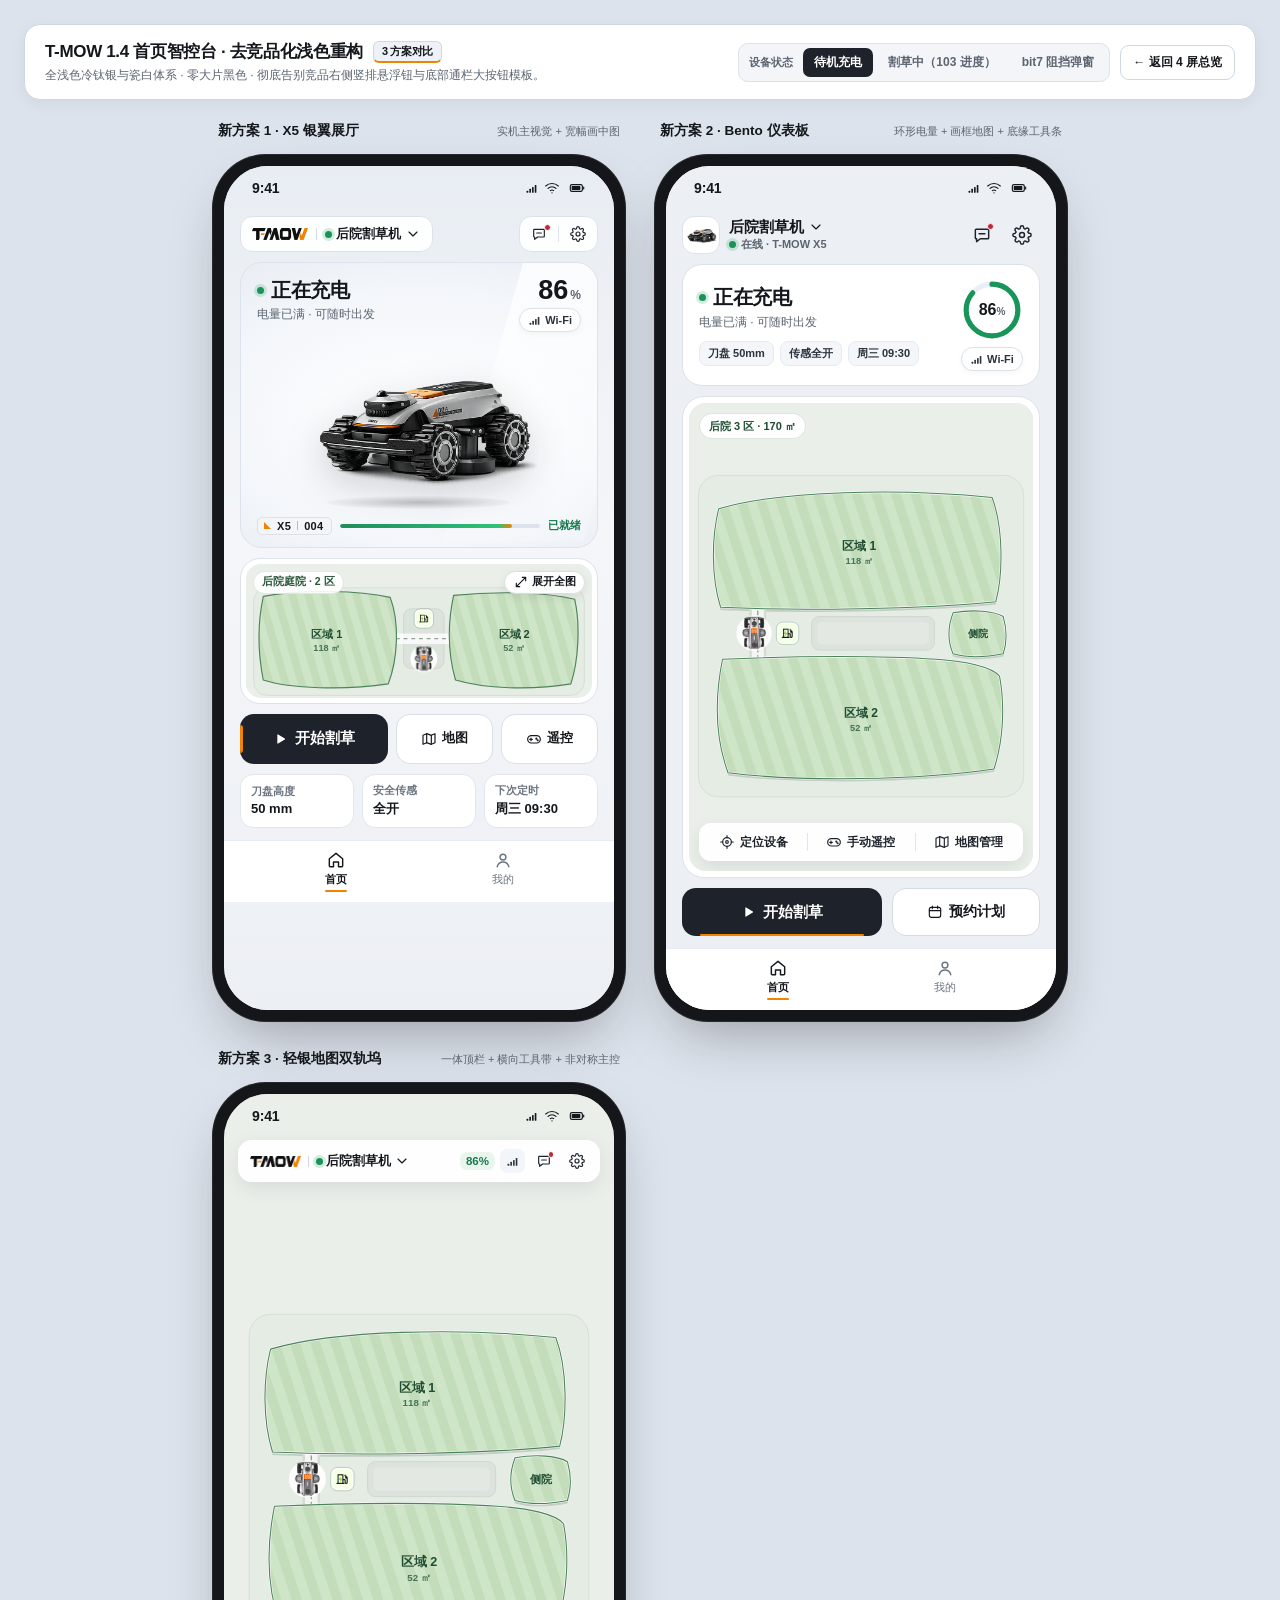
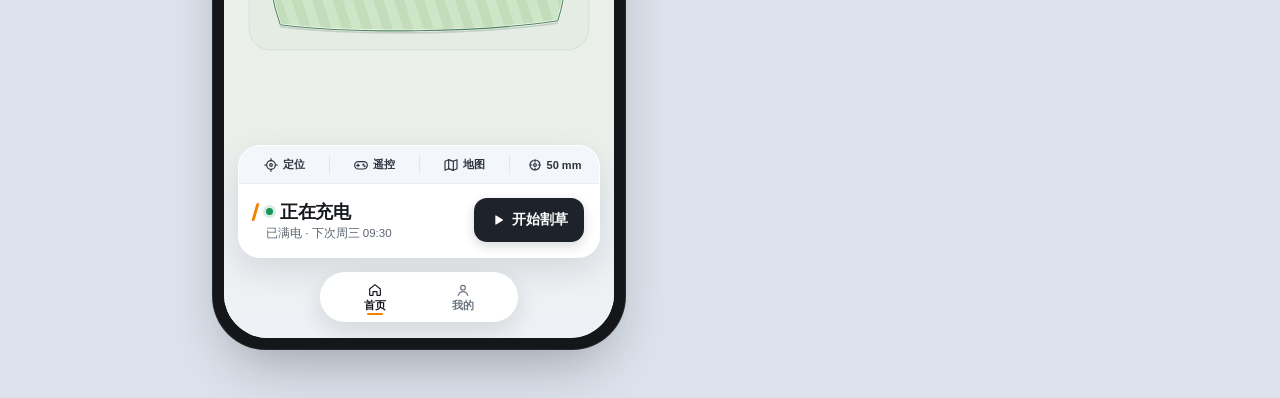
<file: home-variants.html>
<!doctype html>
<html lang="zh-CN">
<head>
<meta charset="utf-8">
<meta name="viewport" content="width=device-width, initial-scale=1">
<title>T-MOW 1.4 首页智控台 · 去竞品化全浅色三方案对比</title>
<link rel="icon" href="data:,">
<link rel="stylesheet" href="tokens.css">
<link rel="stylesheet" href="theme-1.4.css">
<style>
  * { box-sizing: border-box; margin: 0; padding: 0; }
  body {
    background: #DDE3EC;
    color: #14171C;
    font-family: var(--font-ui);
    min-height: 100vh;
    padding: 24px 24px 48px;
    -webkit-font-smoothing: antialiased;
  }
  button { font-family: inherit; border: none; background: none; color: inherit; }

  /* ---------- 顶部评审控制条 ---------- */
  .review-bar {
    max-width: 1420px;
    margin: 0 auto 22px;
    background: #FFFFFF;
    border: 1px solid #CFD7E2;
    border-radius: 16px;
    padding: 15px 20px;
    display: flex;
    flex-wrap: wrap;
    align-items: center;
    justify-content: space-between;
    gap: 14px;
    box-shadow: 0 4px 16px rgba(17, 19, 23, 0.05);
  }
  .review-title h1 {
    font-size: 17px;
    font-weight: 700;
    letter-spacing: -0.02em;
    display: flex;
    align-items: center;
    gap: 10px;
  }
  .tag-pill {
    font-size: 11px;
    font-weight: 700;
    padding: 2px 8px;
    border-radius: 6px;
    background: #EEF2F7;
    color: #14171C;
    border: 1px solid #CFD7E2;
    border-bottom: 2px solid #F08300;
  }
  .review-title p {
    margin-top: 4px;
    font-size: 12px;
    color: #5B6470;
  }
  .review-controls {
    display: flex;
    flex-wrap: wrap;
    align-items: center;
    gap: 10px;
  }
  .ctrl-group {
    display: flex;
    align-items: center;
    gap: 4px;
    background: #F3F5F8;
    border: 1px solid #DCE2E8;
    padding: 4px;
    border-radius: 10px;
  }
  .ctrl-group .lbl {
    font-size: 11px;
    font-weight: 600;
    color: #5B6470;
    padding: 0 6px;
  }
  .ctrl-group button {
    font-size: 12px;
    font-weight: 600;
    padding: 6px 11px;
    border-radius: 7px;
    color: #5B6470;
    cursor: pointer;
    transition: all 0.14s;
  }
  .ctrl-group button:hover { color: #14171C; }
  .ctrl-group button.on { background: #1E232B; color: #FFFFFF; }
  .back-link {
    font-size: 12px;
    font-weight: 600;
    color: #14171C;
    text-decoration: none;
    padding: 8px 12px;
    border-radius: 9px;
    background: #FFFFFF;
    border: 1px solid #CFD7E2;
  }
  .back-link:hover { background: #F3F5F8; }

  /* ---------- 三方案并排网格 ---------- */
  .variants-grid {
    max-width: 1420px;
    margin: 0 auto;
    display: grid;
    grid-template-columns: repeat(3, 414px);
    justify-content: center;
    gap: 28px;
  }
  @media (max-width: 1360px) {
    .variants-grid { grid-template-columns: repeat(2, 414px); }
  }
  @media (max-width: 900px) {
    .variants-grid { grid-template-columns: 414px; }
  }
  .variant-col {
    display: flex;
    flex-direction: column;
    align-items: center;
    gap: 10px;
  }
  .variant-meta {
    width: 100%;
    min-height: 22px;
    padding: 0 6px;
    display: flex;
    align-items: baseline;
    justify-content: space-between;
    gap: 8px;
    white-space: nowrap;
  }
  .variant-meta .name {
    font-size: 13.5px;
    font-weight: 700;
    color: #14171C;
  }
  .variant-meta .sub {
    font-size: 11px;
    color: #5B6470;
    overflow: hidden;
    text-overflow: ellipsis;
  }
  .device-chassis {
    background: #14161A;
    border-radius: 54px;
    padding: 12px;
    box-shadow:
      0 26px 56px -18px rgba(17, 19, 23, 0.34),
      0 0 0 1px rgba(255, 255, 255, 0.08) inset;
  }

  /* =========================================================
     公共手机画幅 & 浅色通用底栏
     ========================================================= */
  .hv-screen {
    width: 390px;
    height: 844px;
    border-radius: 44px;
    overflow: hidden;
    position: relative;
    background: #EEF1F5;
    color: var(--text-primary);
    font-family: var(--font-ui);
    user-select: none;
  }
  .hv-light-tabs {
    height: 62px;
    background: #FFFFFF;
    border-top: 1px solid #E7ECF2;
    display: flex;
    padding: 4px 28px 10px;
    flex: none;
    position: relative;
    z-index: 9;
  }
  .hv-light-tabs.abs {
    position: absolute;
    left: 0;
    right: 0;
    bottom: 0;
  }
  .hv-light-tabs button {
    flex: 1;
    display: flex;
    flex-direction: column;
    align-items: center;
    justify-content: center;
    gap: 2px;
    font-size: 11px;
    font-weight: 500;
    color: #6B7480;
    position: relative;
    cursor: pointer;
  }
  .hv-light-tabs button.on {
    color: #14171C;
    font-weight: 700;
  }
  .hv-light-tabs button.on::after {
    content: "";
    position: absolute;
    bottom: 0;
    width: 22px;
    height: 2px;
    border-radius: 2px;
    background: #F08300;
  }

  /* 公共轻量状态/信号组件 */
  .hv-sig-chip {
    height: 24px;
    padding: 0 8px;
    border-radius: 999px;
    background: #FFFFFF;
    border: 1px solid #DCE2EA;
    color: #2B333E;
    font-size: 11px;
    font-weight: 600;
    display: inline-flex;
    align-items: center;
    gap: 4px;
    cursor: pointer;
    box-shadow: 0 2px 6px rgba(17, 19, 23, 0.04);
  }
  .hv-sig-chip:hover { border-color: #B8C2CC; }
  .hv-mow-bar {
    height: 6px;
    border-radius: 999px;
    background: #E2ECE4;
    overflow: hidden;
  }
  .hv-mow-bar i {
    display: block;
    height: 100%;
    border-radius: 999px;
    background: linear-gradient(90deg, #1E8E57 0%, #2CB571 100%);
  }

  /* =========================================================
     新方案 1：X5 银翼展厅 · 实机 + 画中图（强化品牌与实机质感）
     ========================================================= */
  .s1-wrap {
    position: absolute;
    inset: 0;
    display: flex;
    flex-direction: column;
    background: linear-gradient(180deg, #E8EDF3 0%, #F4F6F9 44%, #ECEFF4 100%);
  }
  .s1-topbar {
    margin-top: 46px;
    height: 44px;
    padding: 0 16px;
    display: flex;
    align-items: center;
    justify-content: space-between;
    gap: 10px;
    flex: none;
  }
  .s1-brand-select {
    height: 36px;
    padding: 0 11px;
    border-radius: 12px;
    background: rgba(255, 255, 255, 0.92);
    border: 1px solid #DCE2EA;
    display: inline-flex;
    align-items: center;
    gap: 8px;
    cursor: pointer;
  }
  .s1-brand-select img.logo { height: 12px; width: auto; display: block; }
  .s1-brand-select .sep { width: 1px; height: 12px; background: #D2D9E2; }
  .s1-brand-select .dev {
    font-size: 12.5px;
    font-weight: 700;
    color: #14171C;
    display: inline-flex;
    align-items: center;
    gap: 4px;
  }
  /* 一体式分段胶囊：消除竞品右上双孤圆按钮 */
  .s1-seg-actions {
    height: 36px;
    border-radius: 12px;
    background: rgba(255, 255, 255, 0.92);
    border: 1px solid #DCE2EA;
    display: inline-flex;
    align-items: center;
    overflow: hidden;
  }
  .s1-seg-actions button {
    width: 38px;
    height: 100%;
    display: inline-flex;
    align-items: center;
    justify-content: center;
    color: #1E232B;
    position: relative;
    cursor: pointer;
  }
  .s1-seg-actions button:hover { background: #F1F4F8; }
  .s1-seg-actions .vsep { width: 1px; height: 16px; background: #E1E6EE; }
  .s1-seg-actions .dot {
    position: absolute;
    top: 7px;
    right: 7px;
    width: 7px;
    height: 7px;
    border-radius: 50%;
    background: var(--state-danger);
    border: 1.5px solid #FFFFFF;
  }

  /* 展台核心区 */
  .s1-showroom {
    margin: 6px 16px 0;
    border-radius: 22px;
    background: radial-gradient(ellipse 92% 72% at 50% 54%, #FFFFFF 0%, #F3F6FA 62%, #E7ECF3 100%);
    border: 1px solid #DDE3EC;
    padding: 14px 16px 12px;
    position: relative;
    overflow: hidden;
    flex: none;
  }
  /* 呼应 T-MOW LOGO 16° 斜切柔光带 */
  .s1-slash-glow {
    position: absolute;
    right: -28px;
    top: -12px;
    width: 140px;
    height: 290px;
    background: linear-gradient(180deg, rgba(255, 255, 255, 0.85) 0%, rgba(255, 255, 255, 0.15) 100%);
    transform: skewX(-16deg);
    pointer-events: none;
  }
  .s1-hero-head {
    position: relative;
    z-index: 3;
    display: flex;
    align-items: flex-start;
    justify-content: space-between;
    gap: 10px;
  }
  .s1-status-title {
    display: flex;
    align-items: center;
    gap: 7px;
    font-size: 20px;
    font-weight: 700;
    letter-spacing: -0.025em;
    color: #14171C;
  }
  .s1-status-sub {
    margin-top: 2px;
    font-size: 12px;
    color: #5B6470;
  }
  .s1-bat-col {
    display: flex;
    flex-direction: column;
    align-items: flex-end;
    gap: 4px;
    flex: none;
  }
  .s1-bat-num {
    display: inline-flex;
    align-items: baseline;
    gap: 2px;
    line-height: 1;
  }
  .s1-bat-num b { font-size: 27px; font-weight: 700; color: #14171C; }
  .s1-bat-num span { font-size: 12px; font-weight: 600; color: #5B6470; }
  .s1-mower-stage {
    position: relative;
    z-index: 2;
    margin-top: 2px;
    display: flex;
    flex-direction: column;
    align-items: center;
  }
  .s1-mower-stage img {
    width: 236px;
    height: auto;
    position: relative;
    z-index: 2;
    filter: drop-shadow(0 12px 18px rgba(17, 19, 23, 0.18));
  }
  .s1-mower-stage .shadow {
    width: 184px;
    height: 13px;
    margin-top: -21px;
    border-radius: 50%;
    background: radial-gradient(ellipse, rgba(17, 19, 23, 0.24) 0%, rgba(17, 19, 23, 0.06) 56%, transparent 80%);
  }
  .s1-energy-rail {
    margin-top: 8px;
    position: relative;
    z-index: 3;
    display: flex;
    align-items: center;
    gap: 8px;
  }
  .s1-energy-rail .track {
    flex: 1;
    height: 4px;
    border-radius: 999px;
    background: #DDE3EC;
    overflow: hidden;
    position: relative;
  }
  .s1-energy-rail .fill {
    height: 100%;
    border-radius: 999px;
    background: linear-gradient(90deg, #1F8D57 0%, #2FC17A 92%, #F08300 100%);
  }

  /* 宽幅庭院画中图 */
  .s1-map-card {
    margin: 10px 16px 0;
    height: 146px;
    border-radius: 20px;
    background: #FFFFFF;
    border: 1px solid #DCE2EA;
    padding: 5px;
    position: relative;
    overflow: hidden;
    flex: none;
  }
  .s1-map-inner {
    width: 100%;
    height: 100%;
    border-radius: 15px;
    overflow: hidden;
    background: #EAEFEA;
    position: relative;
  }
  .s1-map-inner svg { width: 100%; height: 100%; display: block; }
  .s1-expand-pill {
    position: absolute;
    right: 7px;
    top: 7px;
    height: 23px;
    padding: 0 8px;
    border-radius: 999px;
    background: rgba(255, 255, 255, 0.94);
    border: 1px solid #D7E0DA;
    font-size: 10.5px;
    font-weight: 700;
    color: #14171C;
    display: inline-flex;
    align-items: center;
    gap: 3px;
    cursor: pointer;
    box-shadow: 0 3px 10px rgba(17, 19, 23, 0.08);
  }
  .s1-map-badge {
    position: absolute;
    left: 7px;
    top: 7px;
    height: 23px;
    padding: 0 8px;
    border-radius: 999px;
    background: rgba(255, 255, 255, 0.92);
    border: 1px solid rgba(45, 115, 72, 0.14);
    font-size: 10.5px;
    font-weight: 700;
    color: #29563B;
    display: inline-flex;
    align-items: center;
    gap: 5px;
  }

  /* 方案 1 割草中/展开态：紧凑实机条 + 大画幅地图卡 */
  .s1-compact-strip {
    margin: 6px 16px 0;
    padding: 10px 14px;
    border-radius: 18px;
    background: #FFFFFF;
    border: 1px solid #DCE2EA;
    display: flex;
    align-items: center;
    gap: 10px;
    flex: none;
  }
  .s1-compact-strip .thumb {
    width: 58px;
    height: 44px;
    border-radius: 12px;
    background: #F1F4F8;
    display: flex;
    align-items: center;
    justify-content: center;
    flex: none;
  }
  .s1-compact-strip .thumb img { width: 50px; height: auto; }
  .s1-bigmap-card {
    margin: 10px 16px 0;
    flex: 1;
    min-height: 0;
    border-radius: 22px;
    background: #FFFFFF;
    border: 1px solid #DCE2EA;
    padding: 6px;
    display: flex;
    flex-direction: column;
    gap: 8px;
  }
  .s1-bigmap-view {
    flex: 1;
    min-height: 0;
    border-radius: 16px;
    overflow: hidden;
    background: #EAEFEA;
    position: relative;
  }
  .s1-bigmap-view svg { width: 100%; height: 100%; display: block; }
  .s1-bigmap-prog {
    padding: 6px 10px 8px;
    display: flex;
    flex-direction: column;
    gap: 6px;
    flex: none;
  }

  /* 方案 1 一主两副按键坞 + 3 格仪表卡 */
  .s1-dock-row {
    margin: 10px 16px 0;
    display: flex;
    gap: 8px;
    flex: none;
  }
  .s1-cta-main {
    flex: 1.55;
    height: 50px;
    border-radius: 14px;
    background: #1E232B;
    color: #FFFFFF;
    font-size: 14.5px;
    font-weight: 600;
    display: inline-flex;
    align-items: center;
    justify-content: center;
    gap: 7px;
    position: relative;
    overflow: hidden;
    cursor: pointer;
  }
  .s1-cta-main::before {
    content: "";
    position: absolute;
    left: 0;
    top: 11px;
    bottom: 11px;
    width: 3px;
    border-radius: 0 3px 3px 0;
    background: #F08300;
  }
  .s1-cta-sub {
    flex: 1;
    height: 50px;
    border-radius: 14px;
    background: #FFFFFF;
    border: 1px solid #D9E0E8;
    color: #14171C;
    font-size: 12.5px;
    font-weight: 600;
    display: inline-flex;
    align-items: center;
    justify-content: center;
    gap: 5px;
    cursor: pointer;
  }
  .s1-cta-sub:hover { background: #F5F7FA; }
  .s1-metrics-row {
    margin: 10px 16px 12px;
    display: grid;
    grid-template-columns: repeat(3, 1fr);
    gap: 8px;
    flex: none;
  }
  .s1-metric-box {
    background: #FFFFFF;
    border: 1px solid #E1E6EE;
    border-radius: 13px;
    padding: 9px 10px;
    text-align: left;
    cursor: pointer;
  }
  .s1-metric-box .k { font-size: 10.5px; font-weight: 600; color: #6B7480; }
  .s1-metric-box .v { margin-top: 2px; font-size: 13px; font-weight: 700; color: #14171C; white-space: nowrap; }

  /* =========================================================
     新方案 2：庭院 Bento 仪表板 · 画框式地图（彻底告别右侧立柱）
     ========================================================= */
  .s2-wrap {
    position: absolute;
    inset: 0;
    display: flex;
    flex-direction: column;
    background: #ECEFF4;
  }
  .s2-topbar {
    margin-top: 46px;
    height: 46px;
    padding: 0 16px;
    display: flex;
    align-items: center;
    justify-content: space-between;
    flex: none;
  }
  .s2-dev-avatar {
    display: inline-flex;
    align-items: center;
    gap: 9px;
    cursor: pointer;
  }
  .s2-dev-avatar .ava-box {
    width: 38px;
    height: 38px;
    border-radius: 12px;
    background: #FFFFFF;
    border: 1px solid #DCE2EA;
    display: flex;
    align-items: center;
    justify-content: center;
    overflow: hidden;
  }
  .s2-dev-avatar .ava-box img { width: 32px; height: auto; }
  .s2-dev-avatar .t1 {
    font-size: 15px;
    font-weight: 700;
    color: #14171C;
    display: flex;
    align-items: center;
    gap: 4px;
    line-height: 1.15;
  }
  .s2-dev-avatar .t2 {
    margin-top: 2px;
    font-size: 11px;
    font-weight: 600;
    color: #5B6470;
    display: flex;
    align-items: center;
    gap: 5px;
  }
  /* 极简无框纯线性图标组 */
  .s2-plain-icons {
    display: flex;
    align-items: center;
    gap: 4px;
  }
  .s2-plain-btn {
    width: 36px;
    height: 36px;
    border-radius: 10px;
    display: inline-flex;
    align-items: center;
    justify-content: center;
    color: #1E232B;
    position: relative;
    cursor: pointer;
  }
  .s2-plain-btn:hover { background: rgba(20, 23, 28, 0.05); }
  .s2-plain-btn .dot {
    position: absolute;
    top: 6px;
    right: 6px;
    width: 7px;
    height: 7px;
    border-radius: 50%;
    background: var(--state-danger);
    border: 1.5px solid #ECEFF4;
  }

  /* Card 1: 瓷白核心遥测卡 + 环形电量表盘 */
  .s2-tele-card {
    margin: 6px 16px 0;
    padding: 14px 16px;
    border-radius: 20px;
    background: #FFFFFF;
    border: 1px solid #DCE2EA;
    display: flex;
    align-items: center;
    justify-content: space-between;
    gap: 12px;
    flex: none;
  }
  .s2-tele-left { flex: 1; min-width: 0; }
  .s2-tele-title {
    display: flex;
    align-items: center;
    gap: 7px;
    font-size: 20px;
    font-weight: 700;
    letter-spacing: -0.025em;
    color: #14171C;
  }
  .s2-tele-sub {
    margin-top: 3px;
    font-size: 12px;
    color: #5B6470;
  }
  .s2-mini-chips {
    margin-top: 10px;
    display: flex;
    flex-wrap: wrap;
    gap: 6px;
  }
  .s2-mini-chip {
    padding: 4px 8px;
    border-radius: 8px;
    background: #F4F6F9;
    border: 1px solid #E6EBF1;
    font-size: 11px;
    font-weight: 600;
    color: #2B333E;
    cursor: pointer;
  }
  .s2-ring-col {
    display: flex;
    flex-direction: column;
    align-items: center;
    gap: 6px;
    flex: none;
  }
  .s2-ring-wrap {
    position: relative;
    width: 62px;
    height: 62px;
    display: flex;
    align-items: center;
    justify-content: center;
  }
  .s2-ring-wrap svg {
    position: absolute;
    inset: 0;
    width: 100%;
    height: 100%;
    transform: rotate(-90deg);
  }
  .s2-ring-val {
    font-size: 16px;
    font-weight: 700;
    color: #14171C;
    line-height: 1;
  }
  .s2-ring-val small { font-size: 10px; color: #5B6470; font-weight: 600; }

  /* Card 2: 画框式地图卡 + 内嵌底部三格毛玻璃工具条 */
  .s2-map-frame {
    margin: 10px 16px 0;
    flex: 1;
    min-height: 0;
    border-radius: 22px;
    background: #FFFFFF;
    border: 1px solid #DCE2EA;
    padding: 6px;
    display: flex;
    flex-direction: column;
    position: relative;
  }
  .s2-map-viewport {
    flex: 1;
    min-height: 0;
    border-radius: 17px;
    background: #EAEFEA;
    overflow: hidden;
    position: relative;
  }
  .s2-map-viewport svg { width: 100%; height: 100%; display: block; }
  .s2-map-topchip {
    position: absolute;
    left: 10px;
    top: 10px;
    height: 26px;
    padding: 0 9px;
    border-radius: 999px;
    background: rgba(255, 255, 255, 0.90);
    border: 1px solid rgba(45, 115, 72, 0.16);
    font-size: 11px;
    font-weight: 700;
    color: #1F4D32;
    display: inline-flex;
    align-items: center;
    gap: 5px;
  }
  .s2-map-bottom-bar {
    position: absolute;
    left: 10px;
    right: 10px;
    bottom: 10px;
    height: 38px;
    border-radius: 12px;
    background: rgba(255, 255, 255, 0.92);
    backdrop-filter: blur(10px);
    -webkit-backdrop-filter: blur(10px);
    border: 1px solid rgba(255, 255, 255, 0.85);
    box-shadow: 0 6px 18px rgba(17, 19, 23, 0.08);
    display: grid;
    grid-template-columns: repeat(3, 1fr);
    overflow: hidden;
  }
  .s2-map-bottom-bar button {
    display: inline-flex;
    align-items: center;
    justify-content: center;
    gap: 5px;
    font-size: 11.5px;
    font-weight: 600;
    color: #1E232B;
    cursor: pointer;
    position: relative;
  }
  .s2-map-bottom-bar button + button::before {
    content: "";
    position: absolute;
    left: 0;
    top: 9px;
    bottom: 9px;
    width: 1px;
    background: #E1E6EE;
  }
  .s2-map-bottom-bar button:hover { background: rgba(240, 244, 248, 0.8); }

  /* Card 3: 对称双控操作栏 */
  .s2-action-pair {
    margin: 10px 16px 12px;
    display: grid;
    grid-template-columns: 1.35fr 1fr;
    gap: 10px;
    flex: none;
  }
  .s2-btn-primary {
    height: 48px;
    border-radius: 14px;
    background: #1E232B;
    color: #FFFFFF;
    font-size: 14.5px;
    font-weight: 600;
    display: inline-flex;
    align-items: center;
    justify-content: center;
    gap: 7px;
    position: relative;
    overflow: hidden;
    cursor: pointer;
  }
  .s2-btn-primary::after {
    content: "";
    position: absolute;
    left: 18px;
    right: 18px;
    bottom: 0;
    height: 2px;
    border-radius: 2px;
    background: #F08300;
  }
  .s2-btn-secondary {
    height: 48px;
    border-radius: 14px;
    background: #FFFFFF;
    border: 1px solid #D3DBE5;
    color: #14171C;
    font-size: 13.5px;
    font-weight: 600;
    display: inline-flex;
    align-items: center;
    justify-content: center;
    gap: 6px;
    cursor: pointer;
  }

  /* =========================================================
     新方案 3：无界轻银地图 + 双轨悬浮控制岛 + 胶囊底栏
     ========================================================= */
  .s3-screen { background: #EAEFEA; }
  .s3-map-full {
    position: absolute;
    inset: 0;
  }
  .s3-map-full svg { width: 100%; height: 100%; display: block; }
  .s3-top-fade {
    position: absolute;
    top: 0; left: 0; right: 0; height: 110px;
    background: linear-gradient(180deg, rgba(234, 239, 234, 0.88) 0%, rgba(234, 239, 234, 0) 100%);
    pointer-events: none;
    z-index: 3;
  }
  .s3-bottom-fade {
    position: absolute;
    left: 0; right: 0; bottom: 0; height: 220px;
    background: linear-gradient(180deg, rgba(234, 239, 234, 0) 0%, rgba(238, 241, 245, 0.82) 48%, rgba(238, 241, 245, 0.98) 100%);
    pointer-events: none;
    z-index: 4;
  }
  /* 全宽毛玻璃钛银一体顶栏 */
  .s3-glass-topbar {
    position: absolute;
    top: 46px;
    left: 14px;
    right: 14px;
    height: 42px;
    z-index: 8;
    border-radius: 14px;
    background: rgba(255, 255, 255, 0.90);
    backdrop-filter: blur(12px);
    -webkit-backdrop-filter: blur(12px);
    border: 1px solid rgba(255, 255, 255, 0.88);
    box-shadow: 0 6px 20px rgba(17, 19, 23, 0.08);
    padding: 0 8px 0 11px;
    display: flex;
    align-items: center;
    justify-content: space-between;
    gap: 6px;
  }
  .s3-top-left {
    display: inline-flex;
    align-items: center;
    gap: 7px;
    min-width: 0;
    cursor: pointer;
  }
  .s3-top-left img.logo { height: 11px; width: auto; flex: none; }
  .s3-top-left .sep { width: 1px; height: 11px; background: #CFD7E2; flex: none; }
  .s3-top-left .name {
    font-size: 12.5px;
    font-weight: 700;
    color: #14171C;
    display: inline-flex;
    align-items: center;
    gap: 3px;
    white-space: nowrap;
  }
  .s3-top-right {
    display: inline-flex;
    align-items: center;
    gap: 5px;
    flex: none;
  }
  .s3-inline-bat {
    font-size: 11.5px;
    font-weight: 700;
    color: #16794B;
    background: #E8F6EE;
    padding: 3px 6px;
    border-radius: 7px;
  }
  .s3-inline-wifi {
    height: 24px;
    padding: 0 6px;
    border-radius: 7px;
    background: #F2F5F9;
    display: inline-flex;
    align-items: center;
    gap: 3px;
    font-size: 10.5px;
    font-weight: 600;
    color: #2B333E;
    cursor: pointer;
  }
  .s3-top-ico {
    width: 28px;
    height: 28px;
    border-radius: 8px;
    display: inline-flex;
    align-items: center;
    justify-content: center;
    color: #1E232B;
    position: relative;
    cursor: pointer;
  }
  .s3-top-ico:hover { background: #F1F4F8; }
  .s3-top-ico .dot {
    position: absolute;
    top: 4px;
    right: 4px;
    width: 6.5px;
    height: 6.5px;
    border-radius: 50%;
    background: var(--state-danger);
    border: 1.5px solid #FFFFFF;
  }

  /* 底部双轨轻银悬浮控制岛（右侧地图保持 100% 清空） */
  .s3-island {
    position: absolute;
    left: 14px;
    right: 14px;
    bottom: 80px;
    z-index: 9;
    border-radius: 22px;
    background: rgba(255, 255, 255, 0.96);
    backdrop-filter: blur(14px);
    -webkit-backdrop-filter: blur(14px);
    border: 1px solid rgba(255, 255, 255, 0.9);
    box-shadow: 0 12px 32px rgba(17, 19, 23, 0.11);
    overflow: hidden;
  }
  .s3-upper-rail {
    height: 38px;
    background: #F3F6FA;
    border-bottom: 1px solid #E6ECF2;
    display: grid;
    grid-template-columns: repeat(4, 1fr);
  }
  .s3-upper-rail button {
    display: inline-flex;
    align-items: center;
    justify-content: center;
    gap: 4px;
    font-size: 11px;
    font-weight: 600;
    color: #2B333E;
    cursor: pointer;
    position: relative;
  }
  .s3-upper-rail button + button::before {
    content: "";
    position: absolute;
    left: 0;
    top: 9px;
    bottom: 9px;
    width: 1px;
    background: #E1E7EF;
  }
  .s3-upper-rail button:hover { background: #EAEFF5; }

  .s3-lower-split {
    padding: 14px 15px 15px;
    display: flex;
    align-items: center;
    justify-content: space-between;
    gap: 12px;
  }
  .s3-left-info {
    flex: 1;
    min-width: 0;
    display: flex;
    align-items: flex-start;
    gap: 9px;
  }
  .s3-slant-mark {
    width: 3px;
    height: 18px;
    margin-top: 3px;
    border-radius: 1.5px;
    background: #F08300;
    transform: skewX(-16deg);
    flex: none;
  }
  .s3-status-h {
    font-size: 17.5px;
    font-weight: 700;
    letter-spacing: -0.02em;
    color: #14171C;
    display: flex;
    align-items: center;
    gap: 7px;
  }
  .s3-status-p {
    margin-top: 2px;
    font-size: 11.5px;
    color: #5B6470;
    white-space: nowrap;
    overflow: hidden;
    text-overflow: ellipsis;
  }
  .s3-right-cta {
    display: flex;
    align-items: center;
    gap: 7px;
    flex: none;
  }
  .s3-compact-start {
    height: 44px;
    padding: 0 16px;
    border-radius: 13px;
    background: #1E232B;
    color: #FFFFFF;
    font-size: 13.5px;
    font-weight: 600;
    display: inline-flex;
    align-items: center;
    gap: 6px;
    cursor: pointer;
    box-shadow: 0 4px 12px rgba(20, 23, 28, 0.16);
  }
  .s3-compact-sq {
    width: 44px;
    height: 44px;
    border-radius: 13px;
    background: #F2F5F9;
    border: 1px solid #DCE2EA;
    color: #14171C;
    display: inline-flex;
    align-items: center;
    justify-content: center;
    cursor: pointer;
  }

  /* 方案 3 悬浮浅瓷白胶囊底栏 */
  .s3-float-pill {
    position: absolute;
    left: 96px;
    right: 96px;
    bottom: 16px;
    height: 50px;
    z-index: 9;
    border-radius: 999px;
    background: rgba(255, 255, 255, 0.96);
    border: 1px solid rgba(255, 255, 255, 0.95);
    box-shadow: 0 8px 24px rgba(17, 19, 23, 0.12);
    display: flex;
    padding: 4px 10px;
  }
  .s3-float-pill button {
    flex: 1;
    display: flex;
    flex-direction: column;
    align-items: center;
    justify-content: center;
    gap: 1px;
    font-size: 10.5px;
    font-weight: 600;
    color: #6B7480;
    position: relative;
    cursor: pointer;
  }
  .s3-float-pill button.on { color: #14171C; font-weight: 700; }
  .s3-float-pill button.on::after {
    content: "";
    position: absolute;
    bottom: 2px;
    width: 16px;
    height: 2px;
    border-radius: 2px;
    background: #F08300;
  }

  .proto-toast {
    position: fixed;
    bottom: 24px;
    left: 50%;
    transform: translateX(-50%);
    background: #1E232B;
    color: #FFFFFF;
    padding: 10px 18px;
    border-radius: 10px;
    font-size: 13px;
    font-weight: 500;
    box-shadow: 0 12px 30px rgba(17, 19, 23, 0.25);
    border-bottom: 2px solid #F08300;
    z-index: 999;
  }
</style>
</head>
<body>

<header class="review-bar">
  <div class="review-title">
    <h1>T-MOW 1.4 首页智控台 · 去竞品化浅色重构 <span class="tag-pill">3 方案对比</span></h1>
    <p>全浅色冷钛银与瓷白体系 · 零大片黑色 · 彻底告别竞品右侧竖排悬浮钮与底部通栏大按钮模板。</p>
  </div>
  <div class="review-controls">
    <div class="ctrl-group" id="stateCtrl">
      <span class="lbl">设备状态</span>
      <button class="on" data-st="idle">待机充电</button>
      <button data-st="mowing">割草中（103 进度）</button>
      <button data-st="blocked">bit7 阻挡弹窗</button>
    </div>
    <a class="back-link" href="visual-preview.html">← 返回 4 屏总览</a>
  </div>
</header>

<main class="variants-grid" id="grid"></main>

<script>
const IMG = 'assets/';
const ICO = {
  down: '<path d="m6 9 6 6 6-6"/>',
  close: '<path d="M6 6l12 12M18 6 6 18"/>',
  play: '<path d="M8 5.8v12.4a.8.8 0 0 0 1.2.7l10-6.2a.8.8 0 0 0 0-1.4l-10-6.2a.8.8 0 0 0-1.2.7z" fill="currentColor" stroke="none"/>',
  pause: '<rect x="6.5" y="5" width="3.5" height="14" rx="1" fill="currentColor" stroke="none"/><rect x="14" y="5" width="3.5" height="14" rx="1" fill="currentColor" stroke="none"/>',
  home: '<path d="M4 10.5 12 4l8 6.5V19a1 1 0 0 1-1 1h-4v-5.5h-6V20H5a1 1 0 0 1-1-1z"/>',
  user: '<circle cx="12" cy="8.5" r="3.5"/><path d="M5 20c1.2-3.6 3.9-5.5 7-5.5s5.8 1.9 7 5.5"/>',
  msg: '<path d="M5 5h14a1 1 0 0 1 1 1v9.5a1 1 0 0 1-1 1H10l-4.5 3.5v-3.5H5a1 1 0 0 1-1-1V6a1 1 0 0 1 1-1z"/><path d="M8.5 10.5h7"/>',
  gear: '<circle cx="12" cy="12" r="3"/><path d="M19.4 15a1.65 1.65 0 0 0 .33 1.82l.06.06a2 2 0 1 1-2.83 2.83l-.06-.06a1.65 1.65 0 0 0-1.82-.33 1.65 1.65 0 0 0-1 1.51V21a2 2 0 1 1-4 0v-.09A1.65 1.65 0 0 0 9 19.4a1.65 1.65 0 0 0-1.82.33l-.06.06a2 2 0 1 1-2.83-2.83l.06-.06a1.65 1.65 0 0 0 .33-1.82 1.65 1.65 0 0 0-1.51-1H3a2 2 0 1 1 0-4h.09A1.65 1.65 0 0 0 4.6 9a1.65 1.65 0 0 0-.33-1.82l-.06-.06a2 2 0 1 1 2.83-2.83l.06.06a1.65 1.65 0 0 0 1.82.33H9a1.65 1.65 0 0 0 1-1.51V3a2 2 0 1 1 4 0v.09a1.65 1.65 0 0 0 1 1.51 1.65 1.65 0 0 0 1.82-.33l.06-.06a2 2 0 1 1 2.83 2.83l-.06.06a1.65 1.65 0 0 0-.33 1.82V9a1.65 1.65 0 0 0 1.51 1H21a2 2 0 1 1 0 4h-.09a1.65 1.65 0 0 0-1.51 1z"/>',
  map: '<path d="M3 6.5 8.5 4l7 2.5L21 4v13.5L15.5 20l-7-2.5L3 20z"/><path d="M8.5 4v13.5M15.5 6.5V20"/>',
  pad: '<rect x="2.5" y="7" width="19" height="11" rx="5.5"/><path d="M7.5 10.5v4M5.5 12.5h4"/><circle cx="15.5" cy="11.5" r=".7" fill="currentColor"/><circle cx="17.5" cy="13.8" r=".7" fill="currentColor"/>',
  dock: '<path d="M9 14 4 9l5-5"/><path d="M4 9h10.5a5.5 5.5 0 0 1 0 11H11"/>',
  locate: '<circle cx="12" cy="12" r="6.5"/><circle cx="12" cy="12" r="2"/><path d="M12 2.5v3M12 18.5v3M2.5 12h3M18.5 12h3"/>',
  alert: '<path d="M12 4 2.8 19.5h18.4z"/><path d="M12 10v4.5M12 17.2v.1"/>',
  wifi: '<path d="M2.5 9a14 14 0 0 1 19 0M6 12.5a9 9 0 0 1 12 0M9.5 16a4 4 0 0 1 5 0"/><circle cx="12" cy="19.2" r="1" fill="currentColor" stroke="none"/>',
  cal: '<rect x="3.5" y="5" width="17" height="15" rx="3"/><path d="M8 3v4M16 3v4M3.5 10h17"/>',
  blade: '<circle cx="12" cy="12" r="7.5"/><circle cx="12" cy="12" r="2"/><path d="M12 4.5v3M12 16.5v3M4.5 12h3M16.5 12h3"/>',
  back: '<path d="m15 6-6 6 6 6"/>',
  expand: '<path d="M14 5h5v5M19 5l-6.5 6.5M10 19H5v-5M5 19l6.5-6.5"/>',
};
const ic = (name, cls = '') => `<svg class="ico ${cls}" viewBox="0 0 24 24">${ICO[name]}</svg>`;
function sigBars(n = 4) {
  return `<svg class="ico sm" style="width:13px;height:13px" viewBox="0 0 24 24">${[0,1,2,3].map(i =>
    `<rect x="${3 + i*5}" y="${16 - i*3.5}" width="3" height="${4 + i*3.5}" rx="1" fill="${i < n ? 'currentColor' : 'none'}" stroke="${i < n ? 'none' : 'currentColor'}" stroke-width="1.3" opacity="${i < n ? 1 : .35}"/>`).join('')}</svg>`;
}
function statusbar() {
  return `<div class="sb"><span>9:41</span><span class="sb-icons">${sigBars(4)}${ic('wifi', 'sm')}<svg class="ico sm" viewBox="0 0 24 24" style="width:22px"><rect x="2" y="7" width="18" height="10" rx="2.5"/><path d="M22 10.5v3"/><rect x="4" y="9" width="13" height="6" rx="1" fill="currentColor" stroke="none"/></svg></span></div>`;
}

const APP = {
  st: 'idle',        // idle | mowing | blocked
  s1Expanded: false, // 方案 1 待机态是否展开全图
  modal: null,       // null | { target:'S1'|'S2'|'S3', kind:'signal'|'dock' }
  dockClear: true,
  dockAuto: false,
};

function getStateMeta() {
  return {
    idle:    { dot: 'ok',  title: '正在充电', sub: '电量已满 · 可随时出发', bat: '86' },
    mowing:  { dot: 'ok',  title: '正在割草', sub: '区域 1 · 已完成 45% · 剩余 38 分', bat: '74' },
    blocked: { dot: 'bad', title: '区域阻挡', sub: '区域 1 路径受阻 · 待处理', bat: '71' },
  }[APP.st];
}

/* ---------- 1. 横版庭院画中图（专配方案 1 待机态 360x150 比例，顶部留白避开角标） ---------- */
function renderWideMapPreview(uid) {
  const Z1 = 'M18 39 C 62 31, 118 33, 150 40 C 160 66, 158 104, 148 130 C 102 137, 46 135, 18 126 C 12 96, 12 67, 18 39Z';
  const Z2 = 'M216 38 C 264 33, 314 35, 342 42 C 348 68, 346 106, 338 130 C 296 137, 248 135, 218 126 C 210 98, 210 66, 216 38Z';
  return `
  <svg viewBox="0 0 360 150" preserveAspectRatio="xMidYMid slice">
    <defs>
      <pattern id="wp_${uid}" width="16" height="16" patternUnits="userSpaceOnUse" patternTransform="rotate(-16)">
        <rect width="16" height="16" fill="#CFE5C7"/>
        <rect width="8" height="16" fill="#C3DCBA"/>
      </pattern>
    </defs>
    <rect width="360" height="150" fill="#EAEFEA"/>
    <rect x="8" y="30" width="344" height="112" rx="14" fill="#E4ECE4" stroke="#D5DFD5" stroke-width="1"/>
    <!-- 中央露台 + 石板通路 -->
    <rect x="164" y="52" width="42" height="62" rx="8" fill="#DCE2DC" stroke="#CFD7CF" stroke-width="1"/>
    <path d="M148 83 L218 83" fill="none" stroke="#FFFFFF" stroke-opacity="0.78" stroke-width="11" stroke-linecap="round"/>
    <path d="M148 83 L218 83" fill="none" stroke="#8FA492" stroke-width="1.2" stroke-dasharray="4 4"/>
    <!-- 草坪区 -->
    <path d="${Z1}" fill="url(#wp_${uid})" stroke="#4D835C" stroke-width="1.2"/>
    <path d="${Z2}" fill="url(#wp_${uid})" stroke="#4D835C" stroke-width="1.2"/>
    <g font-family="var(--font-ui)" text-anchor="middle">
      <text x="84" y="82" font-size="11.5" font-weight="700" fill="#1F4D32">区域 1</text>
      <text x="84" y="96" font-size="9.5" font-weight="600" fill="#467358" class="num">118 ㎡</text>
      <text x="279" y="82" font-size="11.5" font-weight="700" fill="#1F4D32">区域 2</text>
      <text x="279" y="96" font-size="9.5" font-weight="600" fill="#467358" class="num">52 ㎡</text>
    </g>
    <!-- 充电桩与机器位置 -->
    <g transform="translate(185 62)">
      <rect x="-10" y="-10" width="20" height="20" rx="6" fill="#FFFFFF" stroke="#4D835C" stroke-opacity="0.35"/>
      <image href="${IMG}device/icon_device_charge_station.png" x="-8" y="-8" width="16" height="16"/>
    </g>
    <g transform="translate(185 104)">
      <circle r="14" fill="#FFFFFF" fill-opacity="0.92"/>
      <image href="${IMG}device/device_selfcheck_product.png" x="-10" y="-13" width="20" height="26"/>
    </g>
  </svg>`;
}

/* ---------- 2. 完整庭院平面图（支持画框与全屏两种视口，彻底保证四边不裁切） ---------- */
function renderCourtyardMap({ mowing, uid, mode = 'framed' }) {
  const Z1 = 'M42 132 C 110 112, 238 110, 336 120 C 348 152, 348 202, 340 232 C 264 240, 126 242, 44 238 C 34 206, 34 164, 42 132Z';
  const Z2 = 'M46 294 C 128 290, 220 290, 276 294 C 308 296, 336 302, 344 312 C 350 344, 348 382, 338 412 C 258 424, 130 426, 52 416 C 38 378, 38 334, 46 294Z';
  const Z3 = 'M294 244 C 316 240, 338 242, 348 248 C 352 262, 352 276, 348 288 C 328 292, 308 292, 294 288 C 288 274, 288 260, 294 244Z';
  const stripes = [];
  for (let i = 0; i <= 10; i++) {
    const y = 126 + i * 10;
    const a = `40 ${y}`, b = `344 ${y - 6}`;
    stripes.push(...(i % 2 ? [b, a] : [a, b]));
  }
  const robotPos = mowing ? [276, 190] : [80, 266];
  const patId = `lawn_${uid}`, clipId = `clip_${uid}`;
  // framed 用于方案 1/2 框内卡片；full 用于方案 3 全屏铺底（四边留白居中，彻底不裁边）
  const vb = mode === 'full' ? '-6 -36 402 680' : '10 92 370 356';
  const aspect = 'xMidYMid meet';
  return `
  <svg viewBox="${vb}" preserveAspectRatio="${aspect}">
    <defs>
      <pattern id="${patId}" width="20" height="20" patternUnits="userSpaceOnUse" patternTransform="rotate(-18)">
        <rect width="20" height="20" fill="#CFE5C7"/>
        <rect width="10" height="20" fill="#C3DCBA"/>
      </pattern>
      <clipPath id="${clipId}"><path d="${Z1}"/></clipPath>
    </defs>

    <rect x="-40" y="-40" width="470" height="760" fill="#EAEFEA"/>
    <rect x="20" y="96" width="350" height="346" rx="22" fill="#E4ECE4" stroke="#D4DFD4" stroke-width="1"/>
    <!-- 露台参考 -->
    <rect x="142" y="248" width="132" height="36" rx="8" fill="#DCE2DC" stroke="#CFD7CF" stroke-width="1"/>
    <rect x="148" y="254" width="120" height="24" rx="5" fill="#E3E8E3"/>

    <!-- 柔和底影 -->
    <g transform="translate(0 3)" opacity="0.20">
      <path d="${Z1}" fill="#3E5C45"/>
      <path d="${Z2}" fill="#3E5C45"/>
      <path d="${Z3}" fill="#3E5C45"/>
    </g>

    <!-- 石板连廊 -->
    <path d="M84 234 L84 298" fill="none" stroke="#D4DCD3" stroke-width="18" stroke-linecap="round"/>
    <path d="M84 234 L84 298" fill="none" stroke="#FFFFFF" stroke-opacity="0.74" stroke-width="13" stroke-linecap="round"/>
    <path d="M84 234 L84 298" fill="none" stroke="#8FA492" stroke-width="1.4" stroke-dasharray="4 4" stroke-linecap="round"/>

    <!-- 草坪本体 -->
    <path d="${Z1}" fill="url(#${patId})"/>
    <path d="${Z1}" fill="none" stroke="#FFFFFF" stroke-opacity="0.88" stroke-width="2.4" stroke-linejoin="round"/>
    <path d="${Z1}" fill="none" stroke="#4D835C" stroke-width="1.1" stroke-linejoin="round"/>

    <path d="${Z2}" fill="url(#${patId})"/>
    <path d="${Z2}" fill="none" stroke="#FFFFFF" stroke-opacity="0.88" stroke-width="2.4" stroke-linejoin="round"/>
    <path d="${Z2}" fill="none" stroke="#4D835C" stroke-width="1.1" stroke-linejoin="round"/>

    <path d="${Z3}" fill="url(#${patId})"/>
    <path d="${Z3}" fill="none" stroke="#FFFFFF" stroke-opacity="0.88" stroke-width="2.4" stroke-linejoin="round"/>
    <path d="${Z3}" fill="none" stroke="#4D835C" stroke-width="1.1" stroke-linejoin="round"/>

    ${mowing ? `<g clip-path="url(#${clipId})"><polyline points="${stripes.join(' ')}" fill="none" stroke="#1D7648" stroke-opacity="0.52" stroke-width="2.4" stroke-linecap="round" stroke-linejoin="round"/></g>` : ''}

    <g font-family="var(--font-ui)" text-anchor="middle">
      ${mowing ? `<rect x="160" y="160" width="66" height="36" rx="8" fill="#E5F1E0" fill-opacity="0.86"/>` : ''}
      <text x="193" y="176" font-size="13" font-weight="700" fill="#1F4D32">区域 1</text>
      <text x="193" y="191" font-size="10" font-weight="600" fill="#467358" class="num">118 ㎡</text>
      <text x="195" y="356" font-size="13" font-weight="700" fill="#1F4D32">区域 2</text>
      <text x="195" y="371" font-size="10" font-weight="600" fill="#467358" class="num">52 ㎡</text>
      <text x="321" y="270" font-size="11" font-weight="700" fill="#1F4D32">侧院</text>
    </g>

    <g transform="translate(116 266)">
      <rect x="-12" y="-12" width="24" height="24" rx="7" fill="#FFFFFF" stroke="#4D835C" stroke-opacity="0.35" stroke-width="1"/>
      <image href="${IMG}device/icon_device_charge_station.png" x="-10" y="-10" width="20" height="20"/>
    </g>

    <g transform="translate(${robotPos[0]} ${robotPos[1]}) rotate(${mowing ? 76 : 0})">
      ${mowing ? `<path d="M-15 -22 L0 -48 L15 -22 Z" fill="#1D7648" fill-opacity="0.16"/>` : ''}
      <circle r="19" fill="#FFFFFF" fill-opacity="0.92"/>
      <image href="${IMG}device/device_selfcheck_product.png" x="-13" y="-18" width="26" height="36"/>
    </g>
  </svg>`;
}

/* =========================================================
   新方案 1：X5 银翼展厅 · 实机+画中图
   ========================================================= */
function renderScheme1() {
  const m = getStateMeta(), mowing = APP.st !== 'idle';
  const showBigMap = mowing || APP.s1Expanded;
  return `
  <div class="hv-screen">
    ${statusbar()}
    <div class="s1-wrap">
      <div class="s1-topbar">
        <button class="s1-brand-select" data-act="toast" data-msg="切换设备（后院割草机 / 前院割草机）">
          <img class="logo" src="${IMG}home/logo.png" alt="T-MOW">
          <span class="sep"></span>
          <span class="dev"><span class="status-dot ${m.dot}"></span>后院割草机 ${ic('down', 'sm')}</span>
        </button>
        <div class="s1-seg-actions">
          <button title="消息中心" data-act="toast" data-msg="消息中心（3 条未读）">${ic('msg', 'sm')}<span class="dot"></span></button>
          <span class="vsep"></span>
          <button title="设备设置" data-act="toast" data-msg="进入设备设置">${ic('gear', 'sm')}</button>
        </div>
      </div>

      ${showBigMap ? `
      <section class="s1-compact-strip">
        <div class="thumb"><img src="${IMG}add/device_product_large.png" alt="X5"></div>
        <div style="flex:1;min-width:0">
          <div style="display:flex;align-items:center;gap:6px;font-size:17px;font-weight:700;color:#14171C">
            <span class="status-dot ${m.dot}"></span><span>${m.title}</span>
          </div>
          <div style="margin-top:2px;font-size:11px;color:#5B6470;white-space:nowrap;overflow:hidden;text-overflow:ellipsis">${m.sub}</div>
        </div>
        <div class="s1-bat-col">
          <div class="s1-bat-num" style="line-height:1"><b class="num" style="font-size:22px">${m.bat}</b><span>%</span></div>
          <button class="hv-sig-chip" style="height:22px" data-act="openModal" data-target="S1" data-kind="signal">${sigBars(4)}<span>Wi-Fi</span></button>
        </div>
      </section>

      <section class="s1-bigmap-card">
        <div class="s1-bigmap-view">
          ${renderCourtyardMap({ mowing, uid: 'S1_big', mode: 'framed' })}
          ${!mowing ? `<button class="s1-expand-pill" style="left:8px;right:auto" data-act="toggleS1Map">${ic('back', 'sm')}返回实机展台</button>` : ''}
          <div class="s1-map-badge" style="${!mowing ? 'left:auto;right:8px' : ''}"><span class="status-dot ok"></span>X5 · 170 ㎡</div>
        </div>
        ${mowing ? `
        <div class="s1-bigmap-prog">
          <div style="display:flex;justify-content:space-between;font-size:12px">
            <span style="font-weight:600;color:#2E6546">103 分区实时进度</span>
            <strong class="num" style="color:#14171C">76 / 170 ㎡ · 45%</strong>
          </div>
          <div class="hv-mow-bar"><i style="width:45%"></i></div>
        </div>` : ''}
      </section>` : `
      <section class="s1-showroom">
        <div class="s1-slash-glow"></div>
        <div class="s1-hero-head">
          <div>
            <div class="s1-status-title"><span class="status-dot ${m.dot}"></span><span>${m.title}</span></div>
            <div class="s1-status-sub">${m.sub}</div>
          </div>
          <div class="s1-bat-col">
            <div class="s1-bat-num"><b class="num">${m.bat}</b><span>%</span></div>
            <button class="hv-sig-chip" data-act="openModal" data-target="S1" data-kind="signal">${sigBars(4)}<span>Wi-Fi</span></button>
          </div>
        </div>

        <div class="s1-mower-stage">
          <img src="${IMG}add/device_product_large.png" alt="X5 实机">
          <div class="shadow"></div>
        </div>

        <div class="s1-energy-rail">
          <span class="spec-badge light"><i class="tri"></i><span>X5</span><span class="sep"></span><span class="num">004</span></span>
          <div class="track"><div class="fill" style="width:${m.bat}%"></div></div>
          <span style="font-size:11px;font-weight:700;color:#16794B" class="num">已就绪</span>
        </div>
      </section>

      <section class="s1-map-card">
        <div class="s1-map-inner">
          ${renderWideMapPreview('S1_wide')}
          <div class="s1-map-badge">后院庭院 · 2 区</div>
          <button class="s1-expand-pill" data-act="toggleS1Map">${ic('expand', 'sm')}展开全图</button>
        </div>
      </section>`}

      <div class="s1-dock-row">
        ${mowing ? `
          <button class="s1-cta-main" data-act="toast" data-msg="暂停作业（等设备确认）">${ic('pause', 'sm')}暂停作业</button>
          <button class="s1-cta-sub" data-act="openModal" data-target="S1" data-kind="dock">${ic('dock', 'sm')}回桩</button>
          <button class="s1-cta-sub" data-act="toast" data-msg="手动遥控（车体 / 地图双模式）">${ic('pad', 'sm')}遥控</button>
        ` : `
          <button class="s1-cta-main" data-act="setState" data-st="mowing">${ic('play', 'sm')}开始割草</button>
          <button class="s1-cta-sub" data-act="toast" data-msg="进入地图管理">${ic('map', 'sm')}地图</button>
          <button class="s1-cta-sub" data-act="toast" data-msg="手动遥控（车体 / 地图双模式）">${ic('pad', 'sm')}遥控</button>
        `}
      </div>

      <div class="s1-metrics-row">
        <button class="s1-metric-box" data-act="toast" data-msg="调节刀盘高度（50 mm）"><div class="k">刀盘高度</div><div class="v num">50 mm</div></button>
        <button class="s1-metric-box" data-act="toast" data-msg="安全传感器已全开"><div class="k">安全传感</div><div class="v">全开</div></button>
        <button class="s1-metric-box" data-act="toast" data-msg="下次定时：周三 09:30"><div class="k">下次定时</div><div class="v num">周三 09:30</div></button>
      </div>

      <nav class="hv-light-tabs">
        <button class="on">${ic('home')}<span>首页</span></button>
        <button data-act="toast" data-msg="进入我的页面">${ic('user')}<span>我的</span></button>
      </nav>
    </div>

    ${APP.st === 'blocked' ? renderBlockedModal() : ''}
    ${renderSharedModal('S1')}
  </div>`;
}

/* =========================================================
   新方案 2：庭院 Bento 仪表板 · 画框式地图
   ========================================================= */
function renderScheme2() {
  const m = getStateMeta(), mowing = APP.st !== 'idle';
  const pct = Number(m.bat);
  const circ = 2 * Math.PI * 25;
  const dashOff = (circ * (1 - pct / 100)).toFixed(1);
  return `
  <div class="hv-screen">
    ${statusbar()}
    <div class="s2-wrap">
      <div class="s2-topbar">
        <button class="s2-dev-avatar" data-act="toast" data-msg="切换设备（后院割草机 / 前院割草机）">
          <span class="ava-box"><img src="${IMG}add/device_product_large.png" alt="X5"></span>
          <span>
            <span class="t1">后院割草机 ${ic('down', 'sm')}</span>
            <span class="t2"><span class="status-dot ${m.dot}"></span><span>在线 · T-MOW X5</span></span>
          </span>
        </button>
        <div class="s2-plain-icons">
          <button class="s2-plain-btn" data-act="toast" data-msg="消息中心（3 条未读）">${ic('msg')}<span class="dot"></span></button>
          <button class="s2-plain-btn" data-act="toast" data-msg="进入设备设置">${ic('gear')}</button>
        </div>
      </div>

      <!-- Card 1：瓷白核心遥测卡 + 环形电量表盘 -->
      <section class="s2-tele-card">
        <div class="s2-tele-left">
          <div class="s2-tele-title"><span class="status-dot ${m.dot}"></span><span>${m.title}</span></div>
          <div class="s2-tele-sub">${m.sub}</div>
          ${mowing ? `
          <div style="margin-top:10px">
            <div style="display:flex;justify-content:space-between;font-size:11px;margin-bottom:4px">
              <span style="color:#2E6546;font-weight:600">103 实时进度</span>
              <strong class="num" style="color:#14171C">76 / 170 ㎡ · 45%</strong>
            </div>
            <div class="hv-mow-bar"><i style="width:45%"></i></div>
          </div>` : `
          <div class="s2-mini-chips">
            <button class="s2-mini-chip num" data-act="toast" data-msg="刀盘高度 50 mm">刀盘 50mm</button>
            <button class="s2-mini-chip" data-act="toast" data-msg="安全传感器全开">传感全开</button>
            <button class="s2-mini-chip num" data-act="toast" data-msg="下次定时：周三 09:30">周三 09:30</button>
          </div>`}
        </div>
        <div class="s2-ring-col">
          <div class="s2-ring-wrap">
            <svg viewBox="0 0 60 60">
              <circle cx="30" cy="30" r="25" fill="none" stroke="#EAEFF5" stroke-width="5"/>
              <circle cx="30" cy="30" r="25" fill="none" stroke="#189558" stroke-width="5" stroke-linecap="round"
                stroke-dasharray="${circ.toFixed(1)}" stroke-dashoffset="${dashOff}"/>
            </svg>
            <span class="s2-ring-val num">${m.bat}<small>%</small></span>
          </div>
          <button class="hv-sig-chip" data-act="openModal" data-target="S2" data-kind="signal">${sigBars(4)}<span>Wi-Fi</span></button>
        </div>
      </section>

      <!-- Card 2：画框式庭院地图卡 + 底缘内嵌毛玻璃三格工具条 -->
      <section class="s2-map-frame">
        <div class="s2-map-viewport">
          ${renderCourtyardMap({ mowing, uid: 'S2_frame', mode: 'framed' })}
          <div class="s2-map-topchip"><span>后院 3 区 · 170 ㎡</span></div>
          <div class="s2-map-bottom-bar">
            <button data-act="toast" data-msg="镜头回到机器人位置">${ic('locate', 'sm')}定位设备</button>
            <button data-act="toast" data-msg="手动遥控（车体 / 地图双模式）">${ic('pad', 'sm')}手动遥控</button>
            <button data-act="toast" data-msg="进入地图管理">${ic('map', 'sm')}地图管理</button>
          </div>
        </div>
      </section>

      <!-- Card 3：对称双控操作栏 -->
      <div class="s2-action-pair">
        ${mowing ? `
          <button class="s2-btn-primary" data-act="toast" data-msg="暂停作业（等设备确认）">${ic('pause', 'sm')}暂停作业</button>
          <button class="s2-btn-secondary" data-act="openModal" data-target="S2" data-kind="dock">${ic('dock', 'sm')}返回充电桩</button>
        ` : `
          <button class="s2-btn-primary" data-act="setState" data-st="mowing">${ic('play', 'sm')}开始割草</button>
          <button class="s2-btn-secondary" data-act="toast" data-msg="查看 / 管理预约计划">${ic('cal', 'sm')}预约计划</button>
        `}
      </div>

      <nav class="hv-light-tabs">
        <button class="on">${ic('home')}<span>首页</span></button>
        <button data-act="toast" data-msg="进入我的页面">${ic('user')}<span>我的</span></button>
      </nav>
    </div>

    ${APP.st === 'blocked' ? renderBlockedModal() : ''}
    ${renderSharedModal('S2')}
  </div>`;
}

/* =========================================================
   新方案 3：无界轻银地图 + 双轨悬浮控制岛
   ========================================================= */
function renderScheme3() {
  const m = getStateMeta(), mowing = APP.st !== 'idle';
  return `
  <div class="hv-screen s3-screen">
    ${statusbar()}
    <div class="s3-map-full">${renderCourtyardMap({ mowing, uid: 'S3_full', mode: 'full' })}</div>
    <div class="s3-top-fade"></div>
    <div class="s3-bottom-fade"></div>

    <!-- 全宽毛玻璃钛银一体顶栏 -->
    <header class="s3-glass-topbar">
      <button class="s3-top-left" data-act="toast" data-msg="切换设备（后院割草机 / 前院割草机）">
        <img class="logo" src="${IMG}home/logo.png" alt="T-MOW">
        <span class="sep"></span>
        <span class="name"><span class="status-dot ${m.dot}"></span>后院割草机 ${ic('down', 'sm')}</span>
      </button>
      <div class="s3-top-right">
        <span class="s3-inline-bat num">${m.bat}%</span>
        <button class="s3-inline-wifi" data-act="openModal" data-target="S3" data-kind="signal">${sigBars(4)}</button>
        <button class="s3-top-ico" data-act="toast" data-msg="消息中心（3 条未读）">${ic('msg', 'sm')}<span class="dot"></span></button>
        <button class="s3-top-ico" data-act="toast" data-msg="进入设备设置">${ic('gear', 'sm')}</button>
      </div>
    </header>

    <!-- 底部双轨轻银悬浮控制岛（右侧地图 100% 清空） -->
    <section class="s3-island">
      <div class="s3-upper-rail">
        <button data-act="toast" data-msg="镜头回到机器人位置">${ic('locate', 'sm')}定位</button>
        <button data-act="toast" data-msg="手动遥控（车体 / 地图双模式）">${ic('pad', 'sm')}遥控</button>
        <button data-act="toast" data-msg="进入地图管理">${ic('map', 'sm')}地图</button>
        <button class="num" data-act="toast" data-msg="调节刀盘高度（50 mm）">${ic('blade', 'sm')}50 mm</button>
      </div>
      <div class="s3-lower-split">
        <div class="s3-left-info">
          <span class="s3-slant-mark"></span>
          <div style="flex:1;min-width:0">
            <div class="s3-status-h"><span class="status-dot ${m.dot}"></span><span>${m.title}</span></div>
            ${mowing ? `
              <div style="margin-top:5px">
                <div style="display:flex;justify-content:space-between;font-size:11px;margin-bottom:4px">
                  <span style="color:#2E6546;font-weight:600">103 进度</span>
                  <strong class="num" style="color:#14171C">76/170㎡ · 45%</strong>
                </div>
                <div class="hv-mow-bar"><i style="width:45%"></i></div>
              </div>` : `
              <div class="s3-status-p">已满电 · 下次周三 09:30</div>`}
          </div>
        </div>
        <div class="s3-right-cta">
          ${mowing ? `
            <button class="s3-compact-start" style="padding:0 13px" data-act="toast" data-msg="暂停作业">${ic('pause', 'sm')}暂停</button>
            <button class="s3-compact-sq" title="回桩" data-act="openModal" data-target="S3" data-kind="dock">${ic('dock', 'sm')}</button>
          ` : `
            <button class="s3-compact-start" data-act="setState" data-st="mowing">${ic('play', 'sm')}开始割草</button>
          `}
        </div>
      </div>
    </section>

    <!-- 悬浮浅瓷白胶囊底栏 -->
    <nav class="s3-float-pill">
      <button class="on">${ic('home', 'sm')}<span>首页</span></button>
      <button data-act="toast" data-msg="进入我的页面">${ic('user', 'sm')}<span>我的</span></button>
    </nav>

    ${APP.st === 'blocked' ? renderBlockedModal() : ''}
    ${renderSharedModal('S3')}
  </div>`;
}

/* ---------- 公共交互弹窗（信号详情 id:12 / 107 回桩 / bit7 阻挡） ---------- */
function renderBlockedModal() {
  return `
  <div class="overlay-scrim">
    <div class="modal-card">
      <div style="display:flex;align-items:center;gap:10px;margin-bottom:10px">
        <span style="width:38px;height:38px;border-radius:10px;background:var(--state-warn-bg);color:var(--state-warn);display:inline-flex;align-items:center;justify-content:center">${ic('alert')}</span>
        <div>
          <div style="font-size:16px;font-weight:700;color:#14171C">工作区域阻挡，无法继续</div>
          <div style="font-size:12px;color:#5B6470">fault bit7 激活 · 必须选择处理出口</div>
        </div>
      </div>
      <div style="display:flex;flex-direction:column;gap:8px;margin-top:14px">
        <button class="p-btn p-btn-primary" style="width:100%" data-act="setState" data-st="mowing">跳过当前区域（122）</button>
        <button class="p-btn p-btn-secondary" style="width:100%" data-act="setState" data-st="mowing">已清障，原区域恢复（105）</button>
        <button class="p-btn p-btn-danger-soft" style="width:100%" data-act="setState" data-st="idle">结束本次任务（106）</button>
      </div>
    </div>
  </div>`;
}

function renderSharedModal(who) {
  if (!APP.modal || APP.modal.target !== who) return '';
  if (APP.modal.kind === 'signal') {
    return `
    <div class="overlay-scrim" data-act="closeModal">
      <div class="modal-card" onclick="event.stopPropagation()">
        <div style="display:flex;justify-content:space-between;align-items:center;margin-bottom:12px">
          <span style="font-size:16px;font-weight:700;color:#14171C">信号与网络详情（id:12）</span>
          <button class="icon-hit" style="width:32px;height:32px" data-act="closeModal">${ic('close', 'sm')}</button>
        </div>
        <div class="list-card" style="margin-bottom:14px">
          <div class="list-row"><span class="row-body"><span class="row-title">当前网络通道</span></span><span class="s-pill ok">Wi-Fi · Home-5G</span></div>
          <div class="list-row"><span class="row-body"><span class="row-title">信号强度</span></span><span class="num" style="font-weight:700">88%</span></div>
          <div class="list-row"><span class="row-body"><span class="row-title">上行 / 下行速率</span></span><span class="num" style="font-size:12px;color:#5B6470">↑ 124 · ↓ 318 kB/s</span></div>
        </div>
        <button class="p-btn p-btn-primary" style="width:100%" data-act="closeModal">关闭</button>
      </div>
    </div>`;
  }
  if (APP.modal.kind === 'dock') {
    return `
    <div class="overlay-scrim" data-act="closeModal">
      <div class="modal-card" onclick="event.stopPropagation()">
        <div style="font-size:16px;font-weight:700;color:#14171C;margin-bottom:6px">确认返回充电桩？（107）</div>
        <div style="font-size:12px;color:#5B6470;margin-bottom:14px">可选择回桩时是否清除当前割草任务。</div>
        <div class="list-card" style="margin-bottom:16px">
          <div class="list-row" data-act="toggleDockClear">
            <div class="row-body"><div class="row-title">结束当前任务</div><div class="row-sub">清除进度，充电后不续割</div></div>
            <span class="p-switch ${APP.dockClear ? 'on' : ''}"></span>
          </div>
          <div class="list-row" style="${APP.dockClear ? 'opacity:.45' : ''}" data-act="toggleDockAuto">
            <div class="row-body"><div class="row-title">充电完成后自动恢复</div><div class="row-sub">与结束当前任务互斥</div></div>
            <span class="p-switch ${APP.dockAuto ? 'on' : ''}"></span>
          </div>
        </div>
        <div style="display:flex;gap:10px">
          <button class="p-btn p-btn-secondary" style="flex:1" data-act="closeModal">取消</button>
          <button class="p-btn p-btn-primary" style="flex:1" data-act="setState" data-st="idle">确认回桩</button>
        </div>
      </div>
    </div>`;
  }
  return '';
}

function renderAll() {
  const cols = [
    { name: '新方案 1 · X5 银翼展厅', sub: '实机主视觉 + 宽幅画中图', html: renderScheme1() },
    { name: '新方案 2 · Bento 仪表板', sub: '环形电量 + 画框地图 + 底缘工具条', html: renderScheme2() },
    { name: '新方案 3 · 轻银地图双轨坞', sub: '一体顶栏 + 横向工具带 + 非对称主控', html: renderScheme3() },
  ];
  document.getElementById('grid').innerHTML = cols.map(c => `
    <section class="variant-col">
      <div class="variant-meta">
        <span class="name">${c.name}</span>
        <span class="sub">${c.sub}</span>
      </div>
      <div class="device-chassis">${c.html}</div>
    </section>
  `).join('');

  document.querySelectorAll('#stateCtrl button').forEach(b => b.classList.toggle('on', b.dataset.st === APP.st));
}

let toastT = null;
function showToast(msg) {
  document.querySelector('.proto-toast')?.remove();
  clearTimeout(toastT);
  const el = document.createElement('div');
  el.className = 'proto-toast';
  el.textContent = msg;
  document.body.appendChild(el);
  toastT = setTimeout(() => el.remove(), 2200);
}

document.addEventListener('click', e => {
  const btn = e.target.closest('[data-st],[data-act]');
  if (!btn) return;
  if (btn.dataset.act === 'setState') { APP.st = btn.dataset.st; APP.modal = null; return renderAll(); }
  if (btn.dataset.st) { APP.st = btn.dataset.st; APP.modal = null; return renderAll(); }

  const act = btn.dataset.act;
  if (act === 'toggleS1Map') { APP.s1Expanded = !APP.s1Expanded; renderAll(); }
  else if (act === 'openModal') { APP.modal = { target: btn.dataset.target, kind: btn.dataset.kind }; renderAll(); }
  else if (act === 'closeModal') { APP.modal = null; renderAll(); }
  else if (act === 'toggleDockClear') {
    APP.dockClear = !APP.dockClear;
    if (APP.dockClear) APP.dockAuto = false;
    renderAll();
  }
  else if (act === 'toggleDockAuto') {
    if (!APP.dockClear) { APP.dockAuto = !APP.dockAuto; renderAll(); }
  }
  else if (act === 'toast') { showToast(btn.dataset.msg || '操作已触发'); }
});

renderAll();
</script>
</body>
</html>
</file>
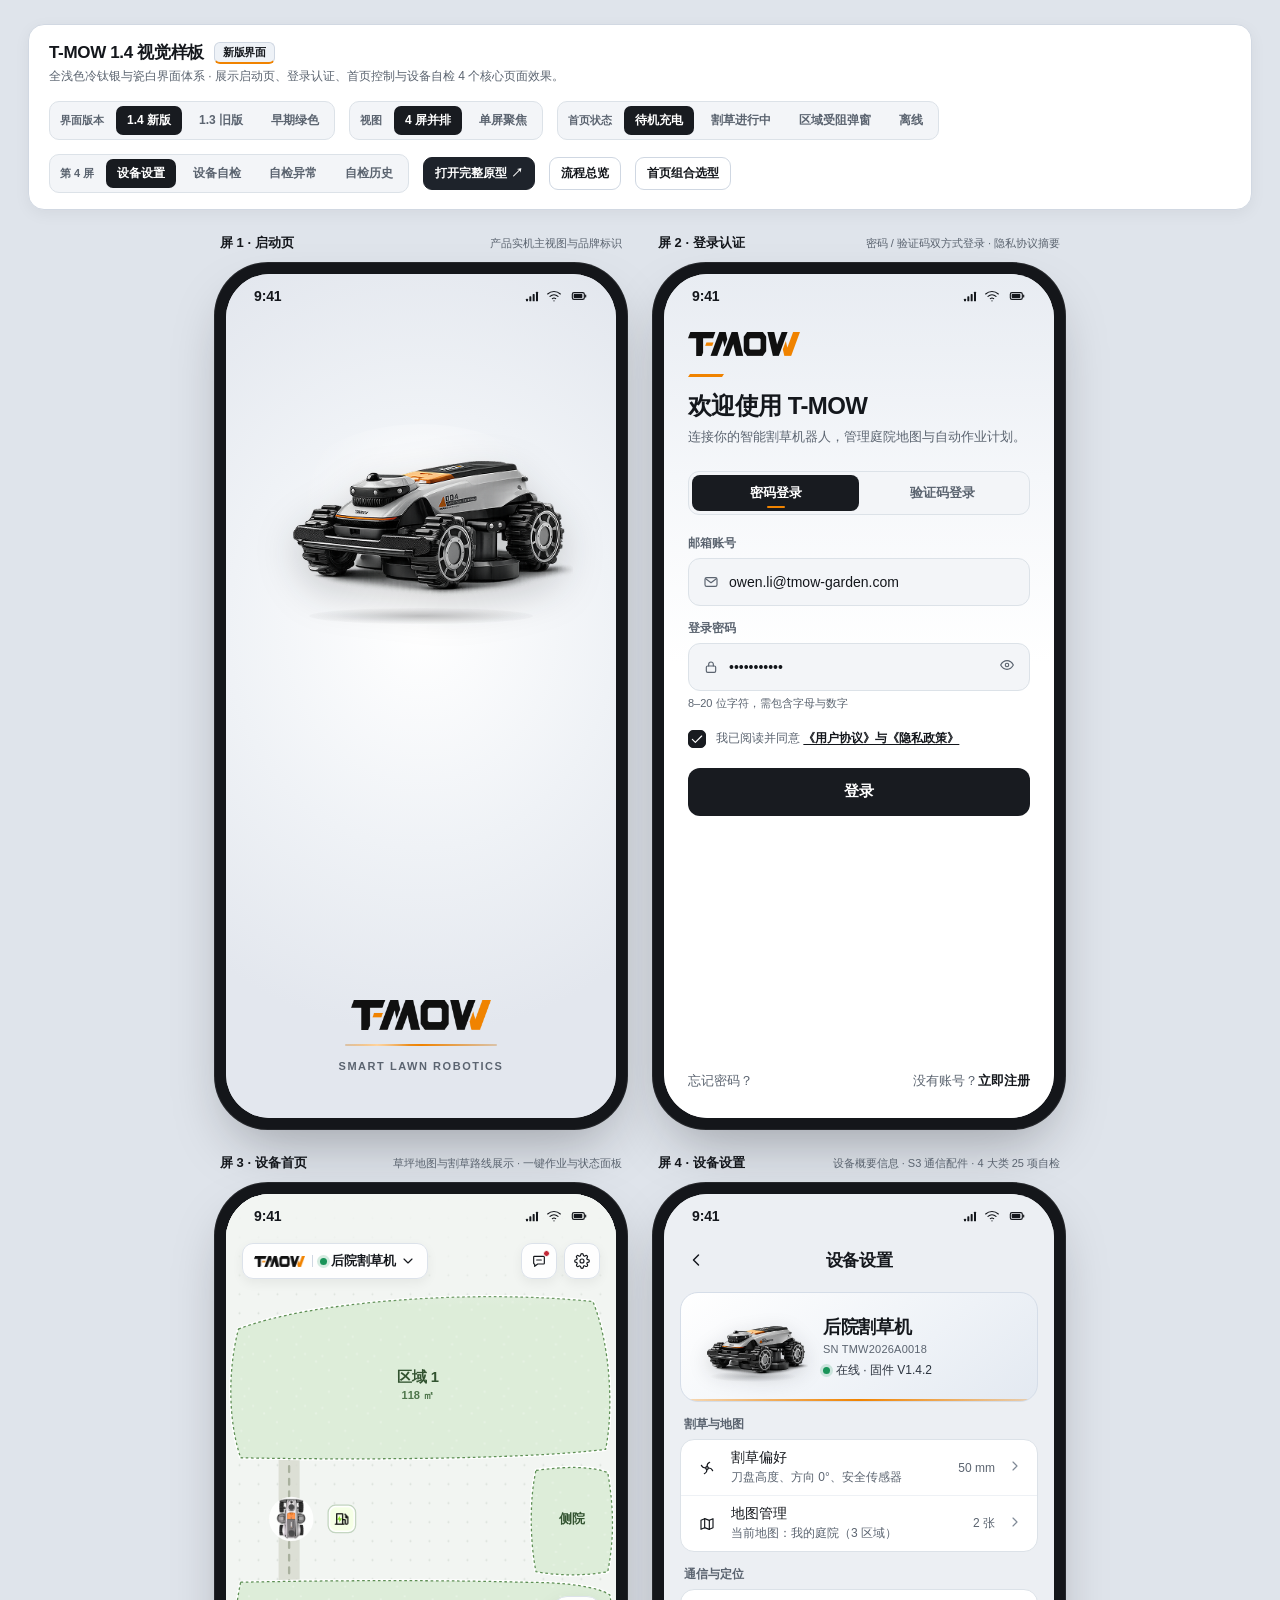
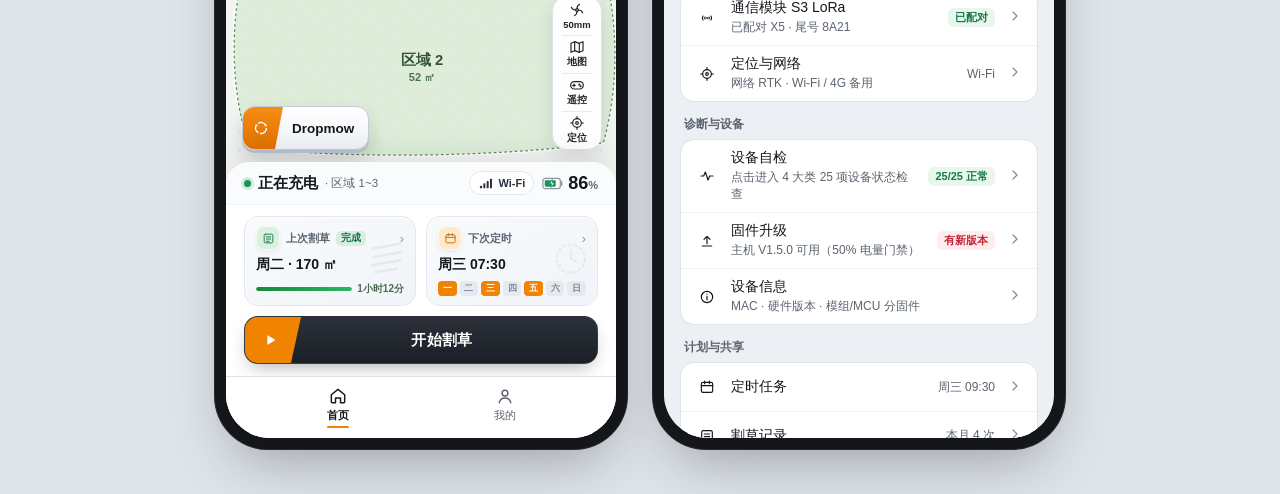
<file: visual-preview.html>
<!doctype html>
<html lang="zh-CN">
<head>
<meta charset="utf-8">
<meta name="viewport" content="width=device-width, initial-scale=1">
<title>T-MOW 1.4 视觉样板</title>
<link rel="icon" href="data:,">
<link rel="stylesheet" href="tokens.css">
<link rel="stylesheet" href="theme-1.4.css">
<style>
  * { box-sizing: border-box; margin: 0; padding: 0; }
  body {
    background: #DFE4EB;
    color: #14171C;
    font-family: var(--font-ui);
    min-height: 100vh;
    padding: 24px 28px 44px;
    -webkit-font-smoothing: antialiased;
  }
  button { font-family: inherit; border: none; background: none; color: inherit; }

  /* 顶部评审台 */
  .review-bar {
    max-width: 1740px;
    margin: 0 auto 24px;
    background: #FFFFFF;
    border: 1px solid #D1D8E2;
    border-radius: 16px;
    padding: 16px 20px;
    display: flex;
    flex-wrap: wrap;
    align-items: center;
    justify-content: space-between;
    gap: 16px;
    box-shadow: 0 4px 16px rgba(17, 19, 23, 0.05);
  }
  .review-brand h1 {
    font-size: 17px;
    font-weight: 700;
    letter-spacing: -0.02em;
    display: flex;
    align-items: center;
    gap: 10px;
  }
  .review-brand .tag-14 {
    font-size: 11px;
    font-weight: 700;
    padding: 2px 8px;
    border-radius: 6px;
    background: #EEF2F7;
    color: #14171C;
    border: 1px solid #CFD7E2;
    border-bottom: 2px solid #F08300;
  }
  .nav-pill-btn {
    font-size: 12px;
    font-weight: 600;
    color: #14171C;
    text-decoration: none;
    padding: 7px 11px;
    border-radius: 9px;
    background: #FFFFFF;
    border: 1px solid #CFD7E2;
  }
  .nav-pill-btn:hover { background: #F3F5F8; }
  .nav-pill-btn.primary {
    background: #1E232B;
    color: #FFFFFF;
    border-color: #1E232B;
  }
  .review-brand p {
    margin-top: 4px;
    font-size: 12px;
    color: #5B6470;
  }
  .review-controls {
    display: flex;
    flex-wrap: wrap;
    align-items: center;
    gap: 14px;
  }
  .ctrl-group {
    display: flex;
    align-items: center;
    gap: 6px;
    background: #F3F5F8;
    border: 1px solid #DCE2E8;
    padding: 4px;
    border-radius: 10px;
  }
  .ctrl-group .lbl {
    font-size: 11px;
    font-weight: 600;
    color: #5B6470;
    padding: 0 6px;
  }
  .ctrl-group button {
    font-size: 12px;
    font-weight: 600;
    padding: 6px 11px;
    border-radius: 7px;
    color: #5B6470;
    cursor: pointer;
    transition: all 0.14s;
  }
  .ctrl-group button:hover { color: #14171C; }
  .ctrl-group button.on {
    background: #181B20;
    color: #FFFFFF;
  }

  /* 手机画布排列 */
  .stage-grid {
    max-width: 1740px;
    margin: 0 auto;
    display: grid;
    grid-template-columns: repeat(4, 414px);
    justify-content: center;
    gap: 24px;
  }
  .stage-grid.single {
    grid-template-columns: 414px;
  }
  @media (max-width: 1760px) {
    .stage-grid:not(.single) {
      grid-template-columns: repeat(2, 414px);
    }
  }
  @media (max-width: 900px) {
    .stage-grid:not(.single) {
      grid-template-columns: 414px;
    }
  }

  .phone-col {
    display: flex;
    flex-direction: column;
    align-items: center;
    gap: 10px;
  }
  .phone-col-head {
    width: 100%;
    padding: 0 6px;
    display: flex;
    align-items: center;
    justify-content: space-between;
  }
  .phone-col-head .name {
    font-size: 13px;
    font-weight: 700;
    color: #14171C;
  }
  .phone-col-head .desc {
    font-size: 11px;
    color: #5B6470;
  }
  .device-chassis {
    background: #14161A;
    border-radius: 54px;
    padding: 12px;
    box-shadow:
      0 26px 56px -18px rgba(17, 19, 23, 0.34),
      0 0 0 1px rgba(255, 255, 255, 0.08) inset;
  }

  /* 评审 toast */
  .proto-toast {
    position: fixed;
    bottom: 24px;
    left: 50%;
    transform: translateX(-50%);
    background: #181B20;
    color: #FFFFFF;
    padding: 10px 18px;
    border-radius: 10px;
    font-size: 13px;
    font-weight: 500;
    box-shadow: 0 12px 30px rgba(17, 19, 23, 0.25);
    border-bottom: 2px solid #F08300;
    z-index: 999;
  }
</style>
</head>
<body class="theme-14">

<header class="review-bar">
  <div class="review-brand">
    <h1>T-MOW 1.4 视觉样板 <span class="tag-14">新版界面</span></h1>
    <p>全浅色冷钛银与瓷白界面体系 · 展示启动页、登录认证、首页控制与设备自检 4 个核心页面效果。</p>
  </div>
  <div class="review-controls">
    <div class="ctrl-group" id="themeSwitch">
      <span class="lbl">界面版本</span>
      <button class="on" data-theme="theme-14">1.4 新版</button>
      <button data-theme="theme-13">1.3 旧版</button>
      <button data-theme="theme-v1">早期绿色</button>
    </div>
    <div class="ctrl-group" id="layoutSwitch">
      <span class="lbl">视图</span>
      <button class="on" data-layout="grid">4 屏并排</button>
      <button data-layout="single">单屏聚焦</button>
    </div>
    <div class="ctrl-group" id="homeSwitch">
      <span class="lbl">首页状态</span>
      <button class="on" data-home="idle">待机充电</button>
      <button data-home="mowing">割草进行中</button>
      <button data-home="blocked">区域受阻弹窗</button>
      <button data-home="offline">离线</button>
    </div>
    <div class="ctrl-group" id="p4Switch">
      <span class="lbl">第 4 屏</span>
      <button class="on" data-p4="settings">设备设置</button>
      <button data-p4="selfcheck">设备自检</button>
      <button data-p4="selfcheckErr">自检异常</button>
      <button data-p4="history">自检历史</button>
    </div>
    <a class="nav-pill-btn primary" href="index.html">打开完整原型 ↗</a>
    <a class="nav-pill-btn" href="flow.html">流程总览</a>
    <a class="nav-pill-btn" href="home-pick.html">首页组合选型</a>
  </div>
</header>

<main class="stage-grid" id="stage"></main>

<script>
const IMG = 'assets/';
const ICO = {
  back: '<path d="m15 6-6 6 6 6"/>',
  right: '<path d="m9 6 6 6-6 6"/>',
  down: '<path d="m6 9 6 6 6-6"/>',
  close: '<path d="M6 6l12 12M18 6 6 18"/>',
  check: '<path d="m5 12.5 4.5 4.5L19 7.5"/>',
  play: '<path d="M8 5.8v12.4a.8.8 0 0 0 1.2.7l10-6.2a.8.8 0 0 0 0-1.4l-10-6.2a.8.8 0 0 0-1.2.7z" fill="currentColor" stroke="none"/>',
  pause: '<rect x="6.5" y="5" width="3.5" height="14" rx="1" fill="currentColor" stroke="none"/><rect x="14" y="5" width="3.5" height="14" rx="1" fill="currentColor" stroke="none"/>',
  home: '<path d="M4 10.5 12 4l8 6.5V19a1 1 0 0 1-1 1h-4v-5.5h-6V20H5a1 1 0 0 1-1-1z"/>',
  user: '<circle cx="12" cy="8.5" r="3.5"/><path d="M5 20c1.2-3.6 3.9-5.5 7-5.5s5.8 1.9 7 5.5"/>',
  msg: '<path d="M5 5h14a1 1 0 0 1 1 1v9.5a1 1 0 0 1-1 1H10l-4.5 3.5v-3.5H5a1 1 0 0 1-1-1V6a1 1 0 0 1 1-1z"/><path d="M8.5 10.5h7"/>',
  gear: '<circle cx="12" cy="12" r="3"/><path d="M19.4 15a1.65 1.65 0 0 0 .33 1.82l.06.06a2 2 0 1 1-2.83 2.83l-.06-.06a1.65 1.65 0 0 0-1.82-.33 1.65 1.65 0 0 0-1 1.51V21a2 2 0 1 1-4 0v-.09A1.65 1.65 0 0 0 9 19.4a1.65 1.65 0 0 0-1.82.33l-.06.06a2 2 0 1 1-2.83-2.83l.06-.06a1.65 1.65 0 0 0 .33-1.82 1.65 1.65 0 0 0-1.51-1H3a2 2 0 1 1 0-4h.09A1.65 1.65 0 0 0 4.6 9a1.65 1.65 0 0 0-.33-1.82l-.06-.06a2 2 0 1 1 2.83-2.83l.06.06a1.65 1.65 0 0 0 1.82.33H9a1.65 1.65 0 0 0 1-1.51V3a2 2 0 1 1 4 0v.09a1.65 1.65 0 0 0 1 1.51 1.65 1.65 0 0 0 1.82-.33l.06-.06a2 2 0 1 1 2.83 2.83l-.06.06a1.65 1.65 0 0 0-.33 1.82V9a1.65 1.65 0 0 0 1.51 1H21a2 2 0 1 1 0 4h-.09a1.65 1.65 0 0 0-1.51 1z"/>',
  map: '<path d="M3 6.5 8.5 4l7 2.5L21 4v13.5L15.5 20l-7-2.5L3 20z"/><path d="M8.5 4v13.5M15.5 6.5V20"/>',
  pad: '<rect x="2.5" y="7" width="19" height="11" rx="5.5"/><path d="M7.5 10.5v4M5.5 12.5h4"/><circle cx="15.5" cy="11.5" r=".7" fill="currentColor"/><circle cx="17.5" cy="13.8" r=".7" fill="currentColor"/>',
  dock: '<path d="M9 14 4 9l5-5"/><path d="M4 9h10.5a5.5 5.5 0 0 1 0 11H11"/>',
  mail: '<rect x="3" y="5.5" width="18" height="13" rx="2.5"/><path d="m4 7 8 6 8-6"/>',
  lock: '<rect x="5" y="10.5" width="14" height="9.5" rx="2"/><path d="M8.5 10.5V8a3.5 3.5 0 0 1 7 0v2.5"/>',
  eye: '<path d="M2.5 12S6 5.5 12 5.5 21.5 12 21.5 12 18 18.5 12 18.5 2.5 12 2.5 12z"/><circle cx="12" cy="12" r="2.6"/>',
  blade: '<circle cx="12" cy="12" r="2"/><path d="M12 10c0-3 1.5-5.5 4-6.5M14 12c3 0 5.5 1.5 6.5 4M12 14c0 3-1.5 5.5-4 6.5M10 12c-3 0-5.5-1.5-6.5-4"/>',
  dropmow: '<g><path d="M7.9 4.9A8.2 8.2 0 0 1 18.7 7.3" stroke-width="2.2" stroke-linecap="butt"/><path d="M20.6 6L20 10L16.8 8.6Z" fill="currentColor" stroke="none"/></g><g transform="rotate(120 12 12)"><path d="M7.9 4.9A8.2 8.2 0 0 1 18.7 7.3" stroke-width="2.2" stroke-linecap="butt"/><path d="M20.6 6L20 10L16.8 8.6Z" fill="currentColor" stroke="none"/></g><g transform="rotate(240 12 12)"><path d="M7.9 4.9A8.2 8.2 0 0 1 18.7 7.3" stroke-width="2.2" stroke-linecap="butt"/><path d="M20.6 6L20 10L16.8 8.6Z" fill="currentColor" stroke="none"/></g>',
  cal: '<rect x="3.5" y="5" width="17" height="15" rx="2.5"/><path d="M3.5 10h17M8.5 3v4M15.5 3v4"/>',
  pulse: '<path d="M3 12h4l2.5-6 4 12 2.5-6H21"/>',
  upgrade: '<path d="M12 16V5M7.5 9.5 12 5l4.5 4.5"/><path d="M5 19.5h14"/>',
  info: '<circle cx="12" cy="12" r="8.5"/><path d="M12 11v5.5M12 7.8v.1"/>',
  locate: '<circle cx="12" cy="12" r="6.5"/><circle cx="12" cy="12" r="2"/><path d="M12 2.5v3M12 18.5v3M2.5 12h3M18.5 12h3"/>',
  lora: '<path d="M6 15a6 6 0 0 1 0-6M18 9a6 6 0 0 1 0 6M9 13.5a2.5 2.5 0 0 1 0-3M15 10.5a2.5 2.5 0 0 1 0 3"/><circle cx="12" cy="12" r="1.4" fill="currentColor" stroke="none"/>',
  users: '<circle cx="9" cy="8.5" r="3"/><path d="M3.5 19c1-3 3.2-4.6 5.5-4.6s4.5 1.6 5.5 4.6"/><path d="M16 11.5a2.5 2.5 0 1 0 0-5M17.5 14.8c1.7.4 3 1.8 3.5 4.2"/>',
  records: '<rect x="4" y="4" width="16" height="16" rx="2.5"/><path d="M8 9h8M8 13h8M8 17h5"/>',
  alert: '<path d="M12 4 2.8 19.5h18.4z"/><path d="M12 10v4.5M12 17.2v.1"/>',
  wifi: '<path d="M2.5 9a14 14 0 0 1 19 0M6 12.5a9 9 0 0 1 12 0M9.5 16a4 4 0 0 1 5 0"/><circle cx="12" cy="19.2" r="1" fill="currentColor" stroke="none"/>',
  history: '<path d="M4 12a8 8 0 1 0 2.3-5.6"/><path d="M4 4.5v3.8h3.8"/><path d="M12 8v4l3 2"/>',
};
const ic = (name, cls = '') => `<svg class="ico ${cls}" viewBox="0 0 24 24">${ICO[name]}</svg>`;

function signalBars(n = 4) {
  return `<svg class="ico sm" viewBox="0 0 24 24">${[0,1,2,3].map(i =>
    `<rect x="${3 + i*5}" y="${16 - i*3.5}" width="3" height="${4 + i*3.5}" rx="1" fill="${i < n ? 'currentColor' : 'none'}" stroke="${i < n ? 'none' : 'currentColor'}" stroke-width="1.2" opacity="${i < n ? 1 : .35}"/>`).join('')}</svg>`;
}
function statusbar() {
  return `<div class="sb"><span>9:41</span><span class="sb-icons">${signalBars(4)}${ic('wifi', 'sm')}<svg class="ico sm" viewBox="0 0 24 24" style="width:22px"><rect x="2" y="7" width="18" height="10" rx="2.5"/><path d="M22 10.5v3"/><rect x="4" y="9" width="13" height="6" rx="1" fill="currentColor" stroke="none"/></svg></span></div>`;
}

const STATE = {
  theme: 'theme-14',
  layout: 'grid',
  focusScreen: 'home',
  authTab: 'password',
  pwdVisible: false,
  agreed: true,
  homeState: 'idle',    // idle | mowing | blocked | offline
  dropmowMode: false,
  homeModal: null,      // null | signal | dockConfirm | switchDev | privacy | dropmow
  dockClearTask: true,
  dockAutoResume: false,
  p4Mode: 'settings',   // settings | selfcheck | selfcheckErr | history
  expandedCats: { chassis: true, sensors: true },
};

/* ---------- 屏 1：启动页 ---------- */
function renderSplash() {
  return `
  <div class="phone-screen">
    <div class="splash-screen" style="padding:138px 28px 46px">
      ${statusbar()}
      <div class="splash-stage">
        <div class="stage-halo"></div>
        <img class="mower-hero" src="${IMG}add/device_product_large.png" alt="T-MOW 智能割草机器人">
        <div class="ground-shadow"></div>
      </div>
      <div class="splash-brand">
        <img class="logo" src="${IMG}home/logo.png" alt="T-MOW">
        <div class="pulse-track"><div class="pulse-line animated"></div></div>
        <div class="splash-foot">SMART LAWN ROBOTICS</div>
      </div>
    </div>
  </div>`;
}

/* ---------- 屏 2：登录页（1.4-1） ---------- */
function renderLogin() {
  const isPwd = STATE.authTab === 'password';
  return `
  <div class="phone-screen">
    <div class="auth-screen">
      ${statusbar()}
      <div class="auth-scroll">
        <div class="auth-brand-row">
          <img class="logo" src="${IMG}home/logo.png" alt="T-MOW">
        </div>
        <div class="auth-accent-anchor"></div>
        <div class="auth-title">欢迎使用 T-MOW</div>
        <div class="auth-sub">连接你的智能割草机器人，管理庭院地图与自动作业计划。</div>

        <div class="auth-seg">
          <button class="${isPwd ? 'on' : ''}" data-act="authTab" data-val="password">密码登录</button>
          <button class="${!isPwd ? 'on' : ''}" data-act="authTab" data-val="code">验证码登录</button>
        </div>

        <div class="auth-form">
          <div>
            <label class="f-label">邮箱账号</label>
            <div class="f-input-box">
              ${ic('mail', 'sm')}
              <input type="email" value="owen.li@tmow-garden.com" aria-label="邮箱账号">
            </div>
          </div>
          ${isPwd ? `
          <div>
            <label class="f-label">登录密码</label>
            <div class="f-input-box">
              ${ic('lock', 'sm')}
              <input type="${STATE.pwdVisible ? 'text' : 'password'}" value="Garden2026!" aria-label="登录密码">
              <button data-act="togglePwd" aria-label="切换密码显示" style="color:var(--text-secondary);cursor:pointer">${ic('eye', 'sm')}</button>
            </div>
            <div class="f-hint">8–20 位字符，需包含字母与数字</div>
          </div>` : `
          <div>
            <label class="f-label">邮箱验证码</label>
            <div class="f-input-box">
              ${ic('pulse', 'sm')}
              <input type="text" placeholder="请输入 6 位验证码" value="482910" aria-label="邮箱验证码">
              <button class="code-send-btn" data-act="toast" data-msg="验证码已发送至邮箱">重新发送 52s</button>
            </div>
            <div class="f-hint">验证码 5 分钟内有效</div>
          </div>`}

          <div class="agree-row" data-act="toggleAgree">
            <span class="chk-box ${STATE.agreed ? 'on' : ''}">${STATE.agreed ? ic('check', 'sm') : ''}</span>
            <span>我已阅读并同意 <span class="doc-link" data-act="openPrivacy">《用户协议》与《隐私政策》</span></span>
          </div>

          <button class="p-btn p-btn-primary has-13-arrow" style="width:100%;margin-top:6px" ${STATE.agreed ? '' : 'disabled'} data-act="toast" data-msg="登录成功，进入设备首页">登录</button>
        </div>

        <div class="auth-footer">
          <button data-act="toast" data-msg="进入重置密码流程">忘记密码？</button>
          <button data-act="toast" data-msg="进入注册新账号流程">没有账号？<strong>立即注册</strong></button>
        </div>
      </div>
      ${STATE.homeModal === 'privacy' ? renderPrivacySheet() : ''}
    </div>
  </div>`;
}

function renderPrivacySheet() {
  return `
  <div class="overlay-scrim bottom" data-act="closeModal">
    <div class="sheet-card">
      <div class="sheet-grab"></div>
      <div style="font-size:16px;font-weight:700;margin-bottom:8px">隐私政策摘要（登录前可阅）</div>
      <div style="font-size:13px;color:var(--text-secondary);line-height:1.65;margin-bottom:16px">
        账号凭据仅存放于系统安全存储（Keychain / Keystore）；蓝牙配网传入的 Wi-Fi 密码脱敏处理且不落明文日志；庭院地图与作业轨迹仅在授权账号与绑定设备间同步。
      </div>
      <button class="p-btn p-btn-primary" style="width:100%" data-act="closeModal">我已了解</button>
    </div>
  </div>`;
}

/* ---------- 屏 3：首页智控台（定稿组合 B：3 顶栏 + 全画幅庭院地图 + 居中胶囊 & 右侧错层 + 双栏遥测控台） ---------- */
function renderHomeMap(mowing, offline) {
  const Z1 = 'M26 168 C 92 142, 248 130, 362 142 C 378 182, 382 242, 374 282 C 296 292, 120 292, 28 290 C 16 254, 16 206, 26 168Z';
  const Z2 = 'M28 408 C 120 406, 228 406, 296 408 C 336 408, 366 412, 378 420 C 386 468, 384 516, 372 560 C 276 574, 120 576, 36 564 C 20 516, 18 456, 28 408Z';
  const Z3 = 'M308 302 C 336 298, 360 298, 376 304 C 382 338, 382 368, 376 398 C 354 402, 330 402, 308 398 C 302 368, 302 328, 308 302Z';
  let dots = '';
  const step = 8.2, tile = step * 6;
  for (let r = 0; r < 6; r++) for (let c = 0; c < 6; c++) {
    let h = (c * 73856093 ^ r * 19349663) >>> 0;
    h = ((h ^ (h >>> 13)) * 1274126177) >>> 0;
    if (h % 3) continue;
    const x = (c + .5) * step + ((h % 7) - 3) * step * .12;
    const y = (r + .5) * step + (((h / 7 | 0) % 5) - 2) * step * .12;
    const rr = 1.6 * (.65 + (h % 4) * .12);
    dots += `<circle cx="${x.toFixed(1)}" cy="${y.toFixed(1)}" r="${rr.toFixed(2)}" fill="${h % 2 ? '#9DBF95' : '#FFFFFF'}" opacity="${h % 2 ? 0.14 : 0.28}"/>`;
  }
  const pts = [];
  for (let i = 0; i <= 9; i++) {
    const y = 148 + i * 10;
    const a = `14 ${y}`, b = `388 ${y - 6}`;
    pts.push(...(i % 2 ? [b, a] : [a, b]));
  }
  const zone = d => `
    <path d="${d}" fill="none" stroke="#FFFFFF" stroke-width="3" stroke-linejoin="round"/>
    <path d="${d}" fill="#DDEDD9"/>
    <path d="${d}" fill="url(#vpGrass)"/>
    <path d="${d}" fill="none" stroke="#5E8F55" stroke-width="1.2" stroke-dasharray="2.5 2.5"/>`;
  const robotPos = mowing ? [302, 232] : [76, 348];
  return `
  <svg viewBox="-12 40 422 800" preserveAspectRatio="xMidYMid slice">
    <defs>
      <clipPath id="vpClipZ1"><path d="${Z1}"/></clipPath>
      <pattern id="vpGrass" width="${tile}" height="${tile}" patternUnits="userSpaceOnUse">${dots}</pattern>
      <pattern id="vpGrid" width="18" height="18" patternUnits="userSpaceOnUse">
        <circle cx="9" cy="9" r="0.95" fill="#B9C3B8" fill-opacity="0.45"/>
      </pattern>
    </defs>
    <rect x="-80" y="-80" width="560" height="1000" fill="#F2F5F2"/>
    <rect x="-80" y="-80" width="560" height="1000" fill="url(#vpGrid)"/>
    <path d="M74 286 L74 412" fill="none" stroke="#D8DBD0" stroke-opacity="0.82" stroke-width="20" stroke-linecap="round"/>
    <path d="M74 286 L74 412" fill="none" stroke="#A9B09E" stroke-width="2.2" stroke-dasharray="5.5 6.5" stroke-linecap="round"/>
    ${zone(Z1)}${zone(Z2)}${zone(Z3)}
    ${mowing ? `<g clip-path="url(#vpClipZ1)"><polyline points="${pts.join(' ')}" fill="none" stroke="#FFFFFF" stroke-opacity="0.92" stroke-width="2.8" stroke-linecap="round" stroke-linejoin="round"/></g>` : ''}
    <g font-family="var(--font-ui)" text-anchor="middle">
      <text x="196" y="218" font-size="14" font-weight="700" fill="#325330">区域 1</text>
      <text x="196" y="234" font-size="10.5" font-weight="600" fill="#4D754A" class="num">118 ㎡</text>
      <text x="200" y="486" font-size="14" font-weight="700" fill="#325330">区域 2</text>
      <text x="200" y="502" font-size="10.5" font-weight="600" fill="#4D754A" class="num">52 ㎡</text>
      <text x="342" y="352" font-size="12" font-weight="700" fill="#325330">侧院</text>
    </g>
    <g transform="translate(124 348)">
      <rect x="-13" y="-13" width="26" height="26" rx="7" fill="#FFFFFF" stroke="#5E8F55" stroke-opacity="0.35" stroke-width="1.2"/>
      <image href="${IMG}device/icon_device_charge_station.png" x="-11" y="-11" width="22" height="22"/>
    </g>
    <g transform="translate(${robotPos[0]} ${robotPos[1]}) rotate(${mowing ? 78 : 0})" ${offline ? 'opacity="0.45"' : ''}>
      ${mowing ? `<circle r="27" fill="#FFFFFF" fill-opacity="0.48" stroke="#168A3A" stroke-opacity="0.32" stroke-width="1.2"/>` : ''}
      <circle r="21" fill="#FFFFFF" fill-opacity="0.88"/>
      <image href="${IMG}device/device_selfcheck_product.png" x="-14" y="-19" width="28" height="38"/>
    </g>
  </svg>`;
}

function renderHome() {
  const st = STATE.homeState;
  const mowing = st === 'mowing' || st === 'blocked';
  const offline = st === 'offline';
  const blocked = st === 'blocked';
  const dm = STATE.dropmowMode && st === 'mowing';

  const meta = {
    idle:    { dot: 'ok',   title: '正在充电', bat: 86, sig: 'Wi-Fi', range: '区域 1~3' },
    mowing:  { dot: 'ok',   title: dm ? 'Dropmow 割草中' : '正在割草', bat: 74, sig: 'Wi-Fi', range: dm ? '即放即割' : '区域 1~3' },
    blocked: { dot: 'bad',  title: '区域阻挡', bat: 71, sig: 'Wi-Fi', range: '区域 1 受阻' },
    offline: { dot: 'off',  title: '设备离线', bat: 0,  sig: '离线',  range: '最后在线 10:32' },
  }[st];

  return `
  <div class="phone-screen">
    <div class="hp-home">
      ${statusbar()}
      <div class="hp-home-map">${renderHomeMap(mowing, offline)}</div>
      <div class="hp-top-scrim"></div>

      <div class="hp-topbar">
        <button class="v3-brandpill" data-act="openModal" data-val="switchDev">
          <img class="logo" src="${IMG}home/logo.png" alt="T-MOW">
          <span class="sep"></span>
          <span class="name"><span class="status-dot ${meta.dot}"></span>后院割草机 ${ic('down', 'sm')}</span>
        </button>
        <div class="v3-fab-pair">
          <button class="v3-sq-fab" data-act="toast" data-msg="消息中心（3 条未读）" aria-label="消息中心">${ic('msg', 'sm')}<span class="dot"></span></button>
          <button class="v3-sq-fab" data-act="goSettings" aria-label="设备设置">${ic('gear', 'sm')}</button>
        </div>
      </div>

      <div class="hp-bottom-dock">
        <div class="hp-map-controls">
          <div class="hp-left-rail">
            <button class="hp-dropmow-pill dropmow-hero" ${st !== 'idle' ? 'disabled' : ''} title="Dropmow 即放即割一键启动" data-act="openModal" data-val="dropmow"><span class="dm-wing">${ic('dropmow', 'sm')}</span><span>Dropmow</span></button>
          </div>

          <div class="hp-right-dock">
            <button class="num" ${offline ? 'disabled' : ''} title="刀盘高度 50mm" data-act="toast" data-msg="调整刀盘高度 50mm">${ic('blade', 'sm')}<span>50mm</span></button>
            <button title="进入地图管理（114 切换 / 重命名 / 删图补偿）" data-act="toast" data-msg="进入地图管理（114 切换 / 重命名 / 删图补偿）">${ic('map', 'sm')}<span>地图</span></button>
            <button ${offline ? 'disabled' : ''} title="手动遥控（车体 / 地图双模式）" data-act="toast" data-msg="手动遥控（车体 / 地图双模式）">${ic('pad', 'sm')}<span>遥控</span></button>
            <button title="镜头回到机器人位置" data-act="toast" data-msg="镜头回到机器人位置">${ic('locate', 'sm')}<span>定位</span></button>
          </div>
        </div>

        <section class="v3-panel">
          <div class="v3-tele-bar">
            <div style="display:flex;align-items:center;gap:7px">
              <span class="status-dot ${meta.dot}"></span>
              <strong style="font-size:15px">${meta.title}</strong>
              ${dm ? '<span class="dm-tag">即放即割</span>' : `<span style="font-size:11.5px;color:#5B6470">· ${meta.range}</span>`}
            </div>
            <div style="display:flex;align-items:center;gap:8px">
              <button class="hp-sig-chip" data-act="openModal" data-val="signal">${signalBars(offline ? 0 : 4)}<span>${meta.sig}</span></button>
              <span class="hp-bat-pill"><svg viewBox="0 0 24 14" fill="none"><rect x="1" y="1.5" width="19" height="11" rx="2.5" stroke="#8C96A4" stroke-width="1.3"/><path d="M21.5 5v4" stroke="#8C96A4" stroke-width="1.5" stroke-linecap="round"/>${!offline ? `<rect x="3" y="3.5" width="${(meta.bat*0.14).toFixed(1)}" height="7" rx="1.2" fill="#199459"/>` : ''}${st === 'idle' ? `<path d="M11.2 2.5L8.4 7.3h2.3l-.9 4.2 3.8-5.1h-2.4z" fill="#FFFFFF" stroke="#16794B" stroke-width="0.6"/>` : ''}</svg><span class="num" style="font-size:18px;font-weight:700">${offline ? '--' : meta.bat}${offline ? '' : '<small style="font-size:11px;color:#5B6470">%</small>'}</span></span>
            </div>
          </div>

          <div class="v3-body">
            ${mowing ? `
              <div class="hp-mow-box">
                <div style="display:flex;justify-content:space-between;font-size:12px;margin-bottom:6px">
                  <span style="color:#325330;font-weight:600">103 分区实时进度 · 剩余 38 分</span>
                  <strong class="num">76 / 170 ㎡ · 45%</strong>
                </div>
                <div class="hp-mow-bar"><i style="width:45%"></i></div>
              </div>` : `
              <div class="v3-two-cols">
                <button class="v3-stat-box tone-green" data-act="toast" data-msg="查看上次割草记录详情">
                  <svg class="stat-wm" viewBox="0 0 48 48" fill="none" stroke="currentColor" stroke-width="3" stroke-linecap="round"><path d="M6 14L40 8M8 24L42 18M6 34L40 28M10 42L36 38"/></svg>
                  <div class="stat-top">
                    <span class="stat-ico">${ic('records', 'sm')}</span>
                    <span class="k">上次割草</span>
                    <span class="stat-pill ok">完成</span>
                    <span class="stat-arr">›</span>
                  </div>
                  <div class="v num">周二 · 170 ㎡</div>
                  <div class="stat-foot"><span class="stat-mini-bar"><i style="width:100%"></i></span><span class="stat-foot-txt">1小时12分</span></div>
                </button>
                <button class="v3-stat-box tone-amber" data-act="toast" data-msg="查看 / 管理预约计划">
                  <svg class="stat-wm" viewBox="0 0 48 48" fill="none" stroke="currentColor" stroke-width="2.5" stroke-linecap="round"><circle cx="26" cy="26" r="17" stroke-dasharray="3 4"/><path d="M26 16v10l7 4"/></svg>
                  <div class="stat-top">
                    <span class="stat-ico">${ic('cal', 'sm')}</span>
                    <span class="k">下次定时</span>
                    <span class="stat-arr">›</span>
                  </div>
                  <div class="v num">周三 07:30</div>
                  <div class="stat-foot"><div class="stat-days"><i class="on">一</i><i>二</i><i class="on">三</i><i>四</i><i class="on">五</i><i>六</i><i>日</i></div></div>
                </button>
              </div>`}

            <div class="v3-actions">
              ${st === 'idle' ? `
                <button class="v3-cta-main" data-act="setHome" data-val="mowing"><span class="wing">${ic('play', 'sm')}</span><span class="txt">开始割草</span></button>
              ` : st === 'mowing' ? `
                <button class="v3-cta-main" data-act="toast" data-msg="已下发暂停指令，等待设备确认"><span class="wing">${ic('pause', 'sm')}</span><span class="txt">暂停作业</span></button>
                <button class="v1-btn-sq" title="返回充电桩 107" data-act="openModal" data-val="dockConfirm">${ic('dock')}</button>
              ` : st === 'blocked' ? `
                <button class="v3-cta-main danger" data-act="toast" data-msg="请处理区域阻挡弹窗"><span class="wing">${ic('alert', 'sm')}</span><span class="txt">处理阻挡</span></button>
                <button class="v1-btn-sq" title="返回充电桩 107" data-act="openModal" data-val="dockConfirm">${ic('dock')}</button>
              ` : `
                <button class="v3-cta-main" disabled><span class="wing">${ic('play', 'sm')}</span><span class="txt">开始割草</span></button>
              `}
            </div>
          </div>
        </section>
      </div>

      <nav class="bento-tabs">
        <button class="on" data-act="toast" data-msg="当前在首页">${ic('home')}<span>首页</span></button>
        <button data-act="toast" data-msg="切换到我的（含帮助反馈/隐私/清缓存）">${ic('user')}<span>我的</span></button>
      </nav>

      ${blocked ? renderBlockedModal() : ''}
      ${STATE.homeModal === 'signal' ? renderSignalModal() : ''}
      ${STATE.homeModal === 'dockConfirm' ? renderDockConfirmModal() : ''}
      ${STATE.homeModal === 'switchDev' ? renderSwitchSheet() : ''}
      ${STATE.homeModal === 'dropmow' ? renderDropmowModal() : ''}
    </div>
  </div>`;
}

function renderDropmowModal() {
  return `
  <div class="overlay-scrim" data-act="closeModal">
    <div class="modal-card">
      <div style="display:flex;align-items:center;gap:10px;margin-bottom:10px">
        <span style="width:40px;height:40px;border-radius:12px;background:#FFF4E6;color:#D97706;border:1px solid rgba(240,131,0,.28);display:inline-flex;align-items:center;justify-content:center">${ic('dropmow')}</span>
        <div>
          <div style="font-size:16px;font-weight:700">Dropmow 一键启动</div>
          <div style="font-size:12px;color:var(--text-secondary)">即放即割 · 无需预建图与选区</div>
        </div>
      </div>
      <div style="font-size:13px;color:var(--text-secondary);line-height:1.5;margin-bottom:12px">
        请确认已将割草机平稳放置在目标独立草坪内，启动后设备将自主感知边界并直接开割。
      </div>
      <div class="list-card" style="margin-bottom:16px">
        <div class="list-row"><span class="row-body"><span class="row-title">草坪已清理石块与低矮障碍</span></span><span class="s-pill ok">确认</span></div>
        <div class="list-row"><span class="row-body"><span class="row-title">人员与宠物已远离作业区域</span></span><span class="s-pill ok">确认</span></div>
      </div>
      <div style="display:flex;gap:10px">
        <button class="p-btn p-btn-secondary" style="flex:1" data-act="closeModal">取消</button>
        <button class="p-btn p-btn-primary" style="flex:1" data-act="startDropmow">${ic('dropmow', 'sm')}立即启动</button>
      </div>
    </div>
  </div>`;
}

function renderBlockedModal() {
  return `
  <div class="overlay-scrim" style="padding:18px">
    <div class="modal-card" style="padding:28px 22px 24px;border-radius:26px;text-align:center">
      <div style="height:120px;display:flex;align-items:center;justify-content:center;margin-bottom:14px">
        <img src="${IMG}add/device_product_large.png" alt="T-MOW 割草机" style="width:184px;height:auto;object-fit:contain">
      </div>
      <div style="font-size:19px;font-weight:700;color:#14171C">区域 1 无法通行</div>
      <div style="font-size:13.5px;color:#5B6470;line-height:1.6;margin:8px auto 24px;max-width:266px">设备连续避障未果，已停机并关闭刀盘。请确认周围无障碍后再继续。</div>
      <div style="display:flex;flex-direction:column;gap:12px">
        <div style="display:grid;grid-template-columns:1fr 1fr;gap:12px">
          <button class="p-btn p-btn-secondary" style="height:46px;border-radius:14px;background:#F3F5F8;border:0" data-act="setHome" data-val="mowing">跳过区域 1</button>
          <button class="p-btn p-btn-secondary" style="height:46px;border-radius:14px;background:#F3F5F8;border:0;color:#C22736" data-act="setHome" data-val="idle">结束割草</button>
        </div>
        <button class="p-btn p-btn-primary" style="width:100%;height:50px;border-radius:14px;font-size:15px" data-act="setHome" data-val="mowing">已清障，继续割草</button>
      </div>
    </div>
  </div>`;
}

function renderSignalModal() {
  return `
  <div class="overlay-scrim" data-act="closeModal">
    <div class="modal-card">
      <div style="display:flex;justify-content:space-between;align-items:center;margin-bottom:14px">
        <span style="font-size:16px;font-weight:700">信号与网络详情（id:12）</span>
        <button class="icon-hit" style="width:32px;height:32px" data-act="closeModal">${ic('close', 'sm')}</button>
      </div>
      <div class="list-card" style="margin-bottom:14px">
        <div class="list-row"><span class="row-body"><span class="row-title">当前网络通道</span></span><span class="s-pill ok">Wi-Fi · Home-5G</span></div>
        <div class="list-row"><span class="row-body"><span class="row-title">信号强度</span></span><span class="num" style="font-weight:700">88%</span></div>
        <div class="list-row"><span class="row-body"><span class="row-title">上行 / 下行速率</span></span><span class="num" style="font-size:13px;color:var(--text-secondary)">↑ 124 · ↓ 318 kB/s</span></div>
        <div class="list-row"><span class="row-body"><span class="row-title">通信配件 S3 LoRa</span></span><span class="s-pill ok">已配对 · 信号强</span></div>
      </div>
      <button class="p-btn p-btn-primary" style="width:100%" data-act="closeModal">关闭</button>
    </div>
  </div>`;
}

function renderDockConfirmModal() {
  return `
  <div class="overlay-scrim" data-act="closeModal">
    <div class="modal-card">
      <div style="font-size:16px;font-weight:700;margin-bottom:6px">确认返回充电桩？（107）</div>
      <div style="font-size:13px;color:var(--text-secondary);line-height:1.5;margin-bottom:14px">
        确定让机器人返回充电桩吗？可选择是否结束当前割草任务。
      </div>
      <div class="list-card" style="margin-bottom:16px">
        <div class="list-row" data-act="toggleDockClear">
          <div class="row-body">
            <div class="row-title">结束当前任务</div>
            <div class="row-sub">清除进度，充电后不自动续割</div>
          </div>
          <span class="p-switch ${STATE.dockClearTask ? 'on' : ''}"></span>
        </div>
        <div class="list-row" style="${STATE.dockClearTask ? 'opacity:.45' : ''}" data-act="toggleDockAuto">
          <div class="row-body">
            <div class="row-title">充电完成后自动恢复</div>
            <div class="row-sub">与「结束当前任务」互斥</div>
          </div>
          <span class="p-switch ${STATE.dockAutoResume ? 'on' : ''}"></span>
        </div>
      </div>
      <div style="display:flex;gap:10px">
        <button class="p-btn p-btn-secondary" style="flex:1" data-act="closeModal">取消</button>
        <button class="p-btn p-btn-primary" style="flex:1" data-act="setHome" data-val="idle">确认回桩</button>
      </div>
    </div>
  </div>`;
}

function renderSwitchSheet() {
  return `
  <div class="overlay-scrim bottom" data-act="closeModal">
    <div class="sheet-card">
      <div class="sheet-grab"></div>
      <div style="font-size:16px;font-weight:700;margin-bottom:12px">切换设备</div>
      <div class="list-card" style="margin-bottom:12px">
        <div class="list-row" data-act="closeModal">
          <img src="${IMG}add/device_product_large.png" style="width:52px;height:40px;object-fit:contain" alt="">
          <div class="row-body">
            <div class="row-title">后院割草机 <span class="s-pill ok" style="margin-left:4px">当前</span></div>
            <div class="row-sub">X5 · 在线充电中 86% · S3 LoRa 已配对</div>
          </div>
          ${ic('check', 'sm')}
        </div>
        <div class="list-row" data-act="closeModal">
          <img src="${IMG}add/device_product_large.png" style="width:52px;height:40px;object-fit:contain;opacity:.55" alt="">
          <div class="row-body">
            <div class="row-title">前院割草机 <span class="s-pill muted" style="margin-left:4px">共享</span></div>
            <div class="row-sub">X5 · 离线 · 最后在线 昨天 18:20</div>
          </div>
        </div>
      </div>
      <button class="p-btn p-btn-secondary" style="width:100%" data-act="toast" data-msg="进入添加设备向导（x5 / s3 / LoRa 三选一）">+ 添加设备</button>
    </div>
  </div>`;
}

/* ---------- 屏 4：设备设置 & 自检 126 & 自检历史 ---------- */
function renderSettings() {
  return `
  <div class="phone-screen">
    <div class="settings-screen">
      ${statusbar()}
      <div class="sub-nav">
        <button class="icon-hit" data-act="toast" data-msg="返回首页">${ic('back')}</button>
        <div class="nav-title">设备设置</div>
        <span style="width:40px"></span>
      </div>
      <div class="screen-scroll">
        <!-- X5 硬件铭牌英雄卡 -->
        <div class="x5-hero-card">
          <div class="x5-hero-main">
            <div class="x5-hero-img-wrap">
              <img src="${IMG}add/device_product_large.png" alt="X5 割草机">
            </div>
            <div class="x5-hero-meta">
              <div class="x5-hero-name" style="margin-top:0">后院割草机</div>
              <div class="x5-hero-sn num">SN TMW2026A0018</div>
              <div class="x5-hero-status"><span class="status-dot ok"></span><span>在线 · 固件 V1.4.2</span></div>
            </div>
          </div>
          <div class="pulse-line"></div>
        </div>

        <div class="sec-heading">割草与地图</div>
        <div class="list-card">
          <button class="list-row" data-act="toast" data-msg="割草偏好：刀盘 50 mm / 5 项传感器">
            <span class="row-ico">${ic('blade', 'sm')}</span>
            <span class="row-body"><div class="row-title">割草偏好</div><div class="row-sub">刀盘高度、方向 0°、安全传感器</div></span>
            <span class="row-val num">50 mm</span><span class="row-chev">${ic('right', 'sm')}</span>
          </button>
          <button class="list-row" data-act="toast" data-msg="进入地图管理（114 加载 / 重命名 / 删除补偿）">
            <span class="row-ico">${ic('map', 'sm')}</span>
            <span class="row-body"><div class="row-title">地图管理</div><div class="row-sub">当前地图：我的庭院（3 区域）</div></span>
            <span class="row-val">2 张</span><span class="row-chev">${ic('right', 'sm')}</span>
          </button>
        </div>

        <div class="sec-heading">通信与定位</div>
        <div class="list-card">
          <button class="list-row" data-act="toast" data-msg="S3 通信模块：已配对 X5-8A21，支持更换 Wi-Fi 与重新配对">
            <span class="row-ico">${ic('lora', 'sm')}</span>
            <span class="row-body"><div class="row-title">通信模块 S3 LoRa</div><div class="row-sub">已配对 X5 · 尾号 8A21</div></span>
            <span class="s-pill ok">已配对</span><span class="row-chev">${ic('right', 'sm')}</span>
          </button>
          <button class="list-row" data-act="toast" data-msg="网络 RTK · Wi-Fi Home-5G · 4G 备用未开启">
            <span class="row-ico">${ic('locate', 'sm')}</span>
            <span class="row-body"><div class="row-title">定位与网络</div><div class="row-sub">网络 RTK · Wi-Fi / 4G 备用</div></span>
            <span class="row-val">Wi-Fi</span><span class="row-chev">${ic('right', 'sm')}</span>
          </button>
        </div>

        <div class="sec-heading">诊断与设备</div>
        <div class="list-card">
          <button class="list-row" data-act="setP4" data-val="selfcheck">
            <span class="row-ico">${ic('pulse', 'sm')}</span>
            <span class="row-body"><div class="row-title">设备自检</div><div class="row-sub">点击进入 4 大类 25 项设备状态检查</div></span>
            <span class="s-pill ok">25/25 正常</span><span class="row-chev">${ic('right', 'sm')}</span>
          </button>
          <button class="list-row" data-act="toast" data-msg="OTA 升级：支持下载/安装双阶段、重启、回滚与前置门禁">
            <span class="row-ico">${ic('upgrade', 'sm')}</span>
            <span class="row-body"><div class="row-title">固件升级</div><div class="row-sub">主机 V1.5.0 可用（50% 电量门禁）</div></span>
            <span class="s-pill bad">有新版本</span><span class="row-chev">${ic('right', 'sm')}</span>
          </button>
          <button class="list-row" data-act="toast" data-msg="MAC DC:2E:97:36:76:ED · 硬件 v2.1 · 模组应用/MCU底盘分版本">
            <span class="row-ico">${ic('info', 'sm')}</span>
            <span class="row-body"><div class="row-title">设备信息</div><div class="row-sub">MAC · 硬件版本 · 模组/MCU 分固件</div></span>
            <span class="row-chev">${ic('right', 'sm')}</span>
          </button>
        </div>

        <div class="sec-heading">计划与共享</div>
        <div class="list-card">
          <button class="list-row" data-act="toast" data-msg="定时任务：循环 + 单次预约 + 冲突校验">
            <span class="row-ico">${ic('cal', 'sm')}</span>
            <span class="row-body"><div class="row-title">定时任务</div></span>
            <span class="row-val num">周三 09:30</span><span class="row-chev">${ic('right', 'sm')}</span>
          </button>
          <button class="list-row" data-act="toast" data-msg="割草记录：可查看历史割草状态、时长与轨迹">
            <span class="row-ico">${ic('records', 'sm')}</span>
            <span class="row-body"><div class="row-title">割草记录</div></span>
            <span class="row-val">本月 4 次</span><span class="row-chev">${ic('right', 'sm')}</span>
          </button>
          <button class="list-row" data-act="toast" data-msg="共享成员：2 人">
            <span class="row-ico">${ic('users', 'sm')}</span>
            <span class="row-body"><div class="row-title">共享成员</div></span>
            <span class="row-val">2 人</span><span class="row-chev">${ic('right', 'sm')}</span>
          </button>
        </div>
      </div>
    </div>
  </div>`;
}

const CHECK_126_CATS = [
  { id: 'chassis', title: '底盘硬件自检', items: ['CAN 总线通信','行走驱动','刀盘驱动','转向/伺服','电池与充电回路','刀盘升降结构'], badIdx: [2] },
  { id: 'sensors', title: '传感器自检',   items: ['相机','IMU','激光雷达','RTK/GNSS','超声波避障','安全开关组'], badIdx: [3] },
  { id: 'system',  title: '系统运行状态', items: ['SoC','内存','存储','系统时间同步','网络与云通道','电源与启动健康'], badIdx: [] },
  { id: 'nodes',   title: '节点运行状态', items: ['iot','蓝牙配网','xbot 业务','导航规控','定位','感知','驱动'], badIdx: [] },
];

function renderSelfCheck(hasErr) {
  return `
  <div class="phone-screen">
    <div class="settings-screen">
      ${statusbar()}
      <div class="sub-nav">
        <button class="icon-hit" data-act="setP4" data-val="settings">${ic('back')}</button>
        <div class="nav-title">设备自检</div>
        <button class="nav-link" data-act="setP4" data-val="history">历史</button>
      </div>
      <div class="screen-scroll" style="padding-bottom:84px">
        <div class="diag-deck">
          <div class="diag-head">
            <span class="spec-badge light"><i class="tri"></i><span>126 DIAG</span><span class="sep"></span><span class="num">25 ITEMS</span></span>
            <span class="s-pill ${hasErr ? 'bad' : 'ok'}">${hasErr ? '2 项异常' : '全部正常'}</span>
          </div>
          <div class="diag-stage">
            <img src="${IMG}device/device_selfcheck_product.png" alt="X5 自检俯视图">
            ${hasErr ? `
              <span class="diag-node bad" style="left:50%;top:22%"></span>
              <span class="diag-callout bad" style="left:134px;top:16px">RTK/GNSS 异常</span>
              <span class="diag-node bad" style="left:21%;top:50%"></span>
              <span class="diag-callout bad" style="left:-14px;top:128px">刀盘驱动异常</span>
            ` : `
              <span class="diag-node ok" style="left:50%;top:22%"></span>
              <span class="diag-node ok" style="left:50%;top:52%"></span>
              <span class="diag-node ok" style="left:50%;top:80%"></span>
            `}
          </div>
          <div class="pulse-line"></div>
        </div>

        <div class="diag-summary-bar">
          <div>
            <div style="font-size:15px;font-weight:700;color:${hasErr ? 'var(--state-danger)' : 'var(--text-primary)'}">
              ${hasErr ? '自检完成 · 发现 2 项异常' : '全部项目通过 · 25 项检测正常'}
            </div>
            <div style="font-size:12px;color:var(--text-secondary);margin-top:2px">
              ${hasErr ? '请排查刀盘绕草与 RTK 天线遮挡后重新自检' : '最近同步 刚刚 · 本地历史已落盘'}
            </div>
          </div>
          <span class="num" style="font-size:20px;font-weight:700;color:${hasErr ? 'var(--state-danger)' : 'var(--state-ok)'}">${hasErr ? '23/25' : '25/25'}</span>
        </div>

        ${CHECK_126_CATS.map(cat => {
          const badSet = hasErr ? cat.badIdx : [];
          const expanded = !!STATE.expandedCats[cat.id];
          return `
          <div class="cat-card">
            <button class="cat-head" data-act="toggleCat" data-val="${cat.id}">
              <div>
                <div style="font-size:14px;font-weight:600">${cat.title}</div>
                <div style="font-size:12px;color:var(--text-secondary);margin-top:2px">${cat.items.length - badSet.length} 项正常${badSet.length ? ` · <b style="color:var(--state-danger)">${badSet.length} 项异常</b>` : ''}</div>
              </div>
              <div style="display:flex;align-items:center;gap:8px">
                <span class="s-pill ${badSet.length ? 'bad' : 'ok'}">${badSet.length ? '异常' : '正常'}</span>
                <span style="color:var(--text-muted)">${ic(expanded ? 'down' : 'right', 'sm')}</span>
              </div>
            </button>
            ${expanded ? `
            <div class="cat-items">
              ${cat.items.map((name, idx) => {
                const isBad = badSet.includes(idx);
                return `<div class="cat-item ${isBad ? 'bad' : ''}"><span class="status-dot ${isBad ? 'bad' : 'ok'}"></span><span>${name}</span></div>`;
              }).join('')}
            </div>` : ''}
          </div>`;
        }).join('')}
      </div>
      <div style="position:absolute;left:0;right:0;bottom:0;padding:12px 16px 26px;background:var(--bg-canvas);border-top:1px solid var(--border-subtle);display:flex;gap:10px">
        <button class="p-btn p-btn-secondary" style="flex:1" data-act="setP4" data-val="${hasErr ? 'selfcheck' : 'selfcheckErr'}">${hasErr ? '切回正常态' : '模拟 2 项异常'}</button>
        <button class="p-btn p-btn-primary" style="flex:1" data-act="toast" data-msg="已下发 126 自检指令（无固定超时，断线切结果待确认）">重新自检</button>
      </div>
    </div>
  </div>`;
}

function renderSelfCheckHistory() {
  const logs = [
    { t: '今天 10:18', res: '全部项目通过 · 25 项检测正常', st: 'ok', tag: '正常' },
    { t: '昨天 17:42', res: '自检完成 · 2 项异常（刀盘驱动、RTK/GNSS）', st: 'bad', tag: '异常' },
    { t: '11 月 19 日 09:05', res: '断开连接 · 结果待确认', st: 'warn', tag: '待确认' },
  ];
  return `
  <div class="phone-screen">
    <div class="settings-screen">
      ${statusbar()}
      <div class="sub-nav">
        <button class="icon-hit" data-act="setP4" data-val="selfcheck">${ic('back')}</button>
        <div class="nav-title">自检历史</div>
        <button class="nav-link" style="color:var(--state-danger)" data-act="toast" data-msg="已触发清空本地自检历史缓存确认">清空</button>
      </div>
      <div class="screen-scroll">
        <div style="font-size:12px;color:var(--text-secondary);margin:4px 4px 10px">
          仅展示本地落盘的已上报自检记录；可在「我的 → 清空本地缓存」一并清理。
        </div>
        <div class="list-card">
          ${logs.map(l => `
          <div class="list-row" style="cursor:default">
            <span class="row-ico">${ic('history', 'sm')}</span>
            <div class="row-body">
              <div class="row-title num">${l.t}</div>
              <div class="row-sub">${l.res}</div>
            </div>
            <span class="s-pill ${l.st}">${l.tag}</span>
          </div>`).join('')}
        </div>
      </div>
    </div>
  </div>`;
}

function renderAll() {
  document.body.className = STATE.theme;
  const stage = document.getElementById('stage');
  stage.className = STATE.layout === 'single' ? 'stage-grid single' : 'stage-grid';

  const screens = [
    { id: 'splash',   name: '屏 1 · 启动页',     desc: '产品实机主视图与品牌标识', html: renderSplash() },
    { id: 'login',    name: '屏 2 · 登录认证',   desc: '密码 / 验证码双方式登录 · 隐私协议摘要', html: renderLogin() },
    { id: 'home',     name: '屏 3 · 设备首页',   desc: '草坪地图与割草路线展示 · 一键作业与状态面板', html: renderHome() },
    { id: 'settings', name: STATE.p4Mode === 'settings' ? '屏 4 · 设备设置' : STATE.p4Mode === 'history' ? '屏 4 · 自检历史' : '屏 4 · 设备自检',
      desc: '设备概要信息 · S3 通信配件 · 4 大类 25 项自检',
      html: STATE.p4Mode === 'settings' ? renderSettings() : STATE.p4Mode === 'history' ? renderSelfCheckHistory() : renderSelfCheck(STATE.p4Mode === 'selfcheckErr') },
  ];

  const visible = STATE.layout === 'single' ? [screens.find(s => s.id === STATE.focusScreen) || screens[2]] : screens;
  stage.innerHTML = visible.map(s => `
    <section class="phone-col">
      <div class="phone-col-head">
        <span class="name">${s.name}</span>
        <span class="desc">${s.desc}</span>
      </div>
      <div class="device-chassis">${s.html}</div>
    </section>
  `).join('');

  // 同步控制条状态
  document.querySelectorAll('#themeSwitch button').forEach(b => b.classList.toggle('on', b.dataset.theme === STATE.theme));
  document.querySelectorAll('#layoutSwitch button').forEach(b => b.classList.toggle('on', b.dataset.layout === STATE.layout));
  document.querySelectorAll('#homeSwitch button').forEach(b => b.classList.toggle('on', b.dataset.home === STATE.homeState));
  document.querySelectorAll('#p4Switch button').forEach(b => b.classList.toggle('on', b.dataset.p4 === STATE.p4Mode));
}

let toastTimer = null;
function showToast(msg) {
  document.querySelector('.proto-toast')?.remove();
  clearTimeout(toastTimer);
  const el = document.createElement('div');
  el.className = 'proto-toast';
  el.textContent = msg;
  document.body.appendChild(el);
  toastTimer = setTimeout(() => el.remove(), 2200);
}

document.addEventListener('click', e => {
  const btn = e.target.closest('[data-theme],[data-layout],[data-home],[data-p4],[data-act]');
  if (!btn) return;
  if (btn.dataset.theme) { STATE.theme = btn.dataset.theme; return renderAll(); }
  if (btn.dataset.layout) { STATE.layout = btn.dataset.layout; return renderAll(); }
  if (btn.dataset.home) { STATE.homeState = btn.dataset.home; STATE.dropmowMode = false; STATE.homeModal = null; return renderAll(); }
  if (btn.dataset.p4) { STATE.p4Mode = btn.dataset.p4; return renderAll(); }

  const act = btn.dataset.act, val = btn.dataset.val;
  if (act === 'authTab') { STATE.authTab = val; renderAll(); }
  else if (act === 'togglePwd') { STATE.pwdVisible = !STATE.pwdVisible; renderAll(); }
  else if (act === 'toggleAgree') {
    if (e.target.closest('[data-act="openPrivacy"]')) return;
    STATE.agreed = !STATE.agreed; renderAll();
  }
  else if (act === 'openPrivacy') { STATE.homeModal = 'privacy'; renderAll(); }
  else if (act === 'startDropmow') { STATE.homeState = 'mowing'; STATE.dropmowMode = true; STATE.homeModal = null; renderAll(); showToast('Dropmow 一键启动已触发'); }
  else if (act === 'setHome') { STATE.homeState = val; STATE.dropmowMode = false; STATE.homeModal = null; renderAll(); }
  else if (act === 'openModal') { STATE.homeModal = val; renderAll(); }
  else if (act === 'closeModal') { if (btn.classList.contains('overlay-scrim') && e.target !== btn) return; STATE.homeModal = null; renderAll(); }
  else if (act === 'toggleDockClear') {
    STATE.dockClearTask = !STATE.dockClearTask;
    if (STATE.dockClearTask) STATE.dockAutoResume = false;
    renderAll();
  }
  else if (act === 'toggleDockAuto') {
    if (!STATE.dockClearTask) { STATE.dockAutoResume = !STATE.dockAutoResume; renderAll(); }
  }
  else if (act === 'setP4') { STATE.p4Mode = val; renderAll(); }
  else if (act === 'goSettings') { STATE.p4Mode = 'settings'; STATE.focusScreen = 'settings'; renderAll(); showToast('已在第 4 屏展示设备设置'); }
  else if (act === 'toggleCat') { STATE.expandedCats[val] = !STATE.expandedCats[val]; renderAll(); }
  else if (act === 'toast') { showToast(btn.dataset.msg || '操作已触发'); }
});

renderAll();
</script>
</body>
</html>
</file>
<file: tokens.css>
/* 由 tool/export_visual_tokens.dart 生成，请勿手改。
   源：lib/app/theme/app_theme.dart + app_visual_tokens.dart
   重新生成：dart run tool/export_visual_tokens.dart */
:root{
  /* AppColors */
  --color-primary: #3BB300;
  --color-text-primary: #2E2E44;
  --color-text-secondary: #999999;
  --color-border: #E1E1E1;
  --color-surface: #FFFFFF;
  --color-background: #F7F7FA;
  --color-background-top-tint: #EAF2FF;
  --color-surface-muted: #F5F5F5;
  --color-state-success: #009900;
  --color-state-success-surface: #EBFBE2;
  --color-state-danger: #D73A49;
  --color-state-danger-surface: #FFECEE;
  --color-state-warning: #FF9500;
  --color-state-warning-surface: #FFF4E5;
  --color-overlay: rgba(59,179,0,0.078);
  --color-text-disabled: #B1B1B1;
  --color-background-top-tint-add-device: #D9E9FF;
  --color-mode-preview-background: #F2F4E9;
  --color-mode-track-fill: #D7D9CF;
  --color-mode-track-stroke: #B9BCB0;
  --color-mode-zone-fill: #BFF07B;
  --color-mode-glass-gradient-mid: #E5F3D4;
  --color-bottom-tab-shell-shadow: rgba(0,0,0,0.078);
  /* AppSpacing */
  --space-xs: 4px;
  --space-sm: 8px;
  --space-md: 12px;
  --space-lg: 16px;
  --space-xl: 20px;
  --space-section: 24px;
  --space-section-large: 32px;
  /* AppRadii */
  --radius-xs: 4px;
  --radius-sm: 8px;
  --radius-md: 12px;
  --radius-card: 16px;
  --radius-pill: 999px;
  /* AppControlSizes */
  --control-compact: 40px;
  --control-regular: 44px;
  --control-navigation: 44px;
  --control-minimum-tap-target: 44px;
  /* AppLayoutSizes */
  --layout-map-min-height: 280px;
  /* AppIconSizes */
  --icon-small: 16px;
  --icon-regular: 20px;
  --icon-large: 24px;
  /* AppStrokeWidths */
  --stroke-hairline: 1px;
  --stroke-emphasized: 1.5px;
  --stroke-progress: 2px;
  /* AppTextStyles */
  --font-size-caption: 10px;
  --font-weight-caption: 400;
  --font-size-body: 12px;
  --font-weight-body: 400;
  --font-size-label: 12px;
  --font-weight-label: 600;
  --font-size-button-large: 15px;
  --font-weight-button-large: 600;
  --font-size-title: 14px;
  --font-weight-title: 600;
  --font-size-big-label: 14px;
  --font-weight-big-label: 400;
  --font-size-page-title: 16px;
  --font-weight-page-title: 600;
  --font-size-display: 20px;
  --font-weight-display: 700;
  /* AppShadows */
  --shadow-overlay: 0 var(--space-sm) var(--space-section) rgba(46,46,68,0.12);
  /* 字体族：AppTextStyles._fontFamily */
  --font-family: 'MiSans', -apple-system, BlinkMacSystemFont, 'PingFang SC', sans-serif;
}
</file>
<file: theme-1.4-app.css>
/* T-MOW 1.4 全量原型主题与组件样式表
   覆盖顺序：tokens.css -> index.html 内联样式 -> 本文件
   支持三态切换：
   - 默认（body 无 .theme-13 / .theme-v1）：1.4 银翼 Bento（冷钛银 + 瓷白 + 2px 脉冲橙，零大片黑块）
   - body.theme-13：1.3 原版工业风（石墨黑 + 45° 切角 + 右橙推进箭头）
   - body.theme-v1：V1 代码绿色基线（tokens.css 原生绿色 + 大胶囊）
*/

/* =========================================================
   1. 默认主题：1.4 银翼 Bento（Silver · Carbon · Pulse）
   ========================================================= */
:root {
  --brand-pulse: #F08300;
  --color-brand-accent: #F08300;
  --color-data: #189558;
}

body:not(.theme-13):not(.theme-v1) {
  --color-primary: #1E232B;
  --color-text-primary: #14171C;
  --color-text-secondary: #5B6470;
  --color-text-disabled: #8A94A2;
  --color-border: #DCE2EA;
  --color-background: #ECEFF4;
  --color-surface: #FFFFFF;
  --color-surface-muted: #F3F5F8;
  --color-background-top-tint: #ECEFF4;
  --color-control-border: #B8C2CC;
  --color-mode-preview-background: #EAEFEA;
  --color-state-success: #16794B;
  --color-state-success-surface: #E8F6EE;
  --color-state-warning: #8A5A00;
  --color-state-warning-surface: #FFF5D6;
  --color-state-danger: #C22736;
  --color-state-danger-surface: #FFECEF;
  --color-state-info: #165B9E;
  --color-state-info-surface: #EAF3FD;
  --color-overlay: rgba(20, 23, 28, 0.06);
  --radius-sm: 10px;
  --radius-md: 14px;
  --radius-card: 18px;
  --control-regular: 48px;
  --font-size-caption: 12px;
  --font-size-body: 13.5px;
  --font-size-label: 13.5px;
  --font-size-title: 16px;
}

body:not(.theme-13):not(.theme-v1) .btn {
  border-radius: 14px;
  position: relative;
  min-height: 46px;
  flex: none;
}
body:not(.theme-13):not(.theme-v1) .actions > .btn,
body:not(.theme-13):not(.theme-v1) .bottom-bar > .btn {
  flex: 1;
}
body:not(.theme-13):not(.theme-v1) .btn-primary.btn-push:not(:disabled)::after {
  content: "";
  position: absolute;
  left: 18px;
  right: 18px;
  bottom: 0;
  height: 2px;
  border-radius: 2px;
  background: var(--brand-pulse);
}
body:not(.theme-13):not(.theme-v1) .btn-secondary {
  background: #FFFFFF;
  border: 1px solid #D3DBE5;
  color: #14171C;
}
body:not(.theme-13):not(.theme-v1) .btn:disabled {
  background: #E2E6EB;
  color: #939CA8;
}
body:not(.theme-13):not(.theme-v1) .group,
body:not(.theme-13):not(.theme-v1) .card,
body:not(.theme-13):not(.theme-v1) .me,
body:not(.theme-13):not(.theme-v1) .ota-card {
  border: 1px solid #DCE2EA;
  box-shadow: none;
}
body:not(.theme-13):not(.theme-v1) .cell .ci {
  background: #F3F5F8;
  color: #1E232B;
}
body:not(.theme-13):not(.theme-v1) .seg {
  border-radius: 11px;
  background: #F3F5F8;
  border: 1px solid #DCE2EA;
}
body:not(.theme-13):not(.theme-v1) .seg button {
  border-radius: 8px;
}
body:not(.theme-13):not(.theme-v1) .seg button.on {
  background: #1E232B;
  color: #FFFFFF;
  box-shadow: none;
  position: relative;
}
body:not(.theme-13):not(.theme-v1) .seg button.on::after {
  content: "";
  position: absolute;
  left: 50%;
  bottom: 3px;
  transform: translateX(-50%);
  width: 18px;
  height: 2px;
  border-radius: 2px;
  background: var(--brand-pulse);
}
body:not(.theme-13):not(.theme-v1) .switch.on {
  background: #1E232B;
}
body:not(.theme-13):not(.theme-v1) .tabbar {
  height: 64px;
  padding-top: 4px;
  background: #FFFFFF;
  border-top: 1px solid #E7ECF2;
}
body:not(.theme-13):not(.theme-v1) .tabbar button.on {
  color: #14171C;
  font-weight: 700;
}
body:not(.theme-13):not(.theme-v1) .tabbar button.on svg {
  fill: rgba(20, 23, 28, 0.08);
}
body:not(.theme-13):not(.theme-v1) .tabbar button.on::after {
  content: "";
  position: absolute;
  bottom: 2px;
  width: 22px;
  height: 2px;
  border-radius: 2px;
  background: var(--brand-pulse);
}
body:not(.theme-13):not(.theme-v1) .progress,
body:not(.theme-13):not(.theme-v1) .mprog {
  height: 10px;
  border-radius: 999px;
  background: #E5EBF1;
  box-shadow: inset 0 1px 2px rgba(17, 23, 34, 0.08);
}
body:not(.theme-13):not(.theme-v1) .progress i,
body:not(.theme-13):not(.theme-v1) .mprog i {
  background: linear-gradient(90deg, #16794B 0%, #26B06C 100%);
  box-shadow: 0 1px 4px rgba(22, 121, 75, 0.24);
}
body:not(.theme-13):not(.theme-v1) .joy .knob {
  background: radial-gradient(circle at 35% 30%, #434B56, #1E232B 68%);
}
body:not(.theme-13):not(.theme-v1) .type-card {
  background: linear-gradient(135deg, #FFFFFF 42%, #F1F5FA 100%);
  border: 1px solid #DCE2EA;
  box-shadow: none;
  border-radius: 20px;
}
body:not(.theme-13):not(.theme-v1) .ob {
  background: linear-gradient(180deg, #E8EEF5 0%, #F4F6FA 68%);
}
body:not(.theme-13):not(.theme-v1) .ob-dev {
  border-color: #1E232B;
  background: #F4F7FA;
}

/* =========================================================
   2. 1.3 原版工业风对比覆写（body.theme-13）
   ========================================================= */
body.theme-13 {
  --color-primary: #111315;
  --color-text-primary: #111315;
  --color-text-secondary: #596168;
  --color-text-disabled: #7A838B;
  --color-border: #D8DEE2;
  --color-background: #F1F3F4;
  --color-surface: #FFFFFF;
  --color-surface-muted: #F1F3F4;
  --color-background-top-tint: #F1F3F4;
  --color-mode-preview-background: #F2F5F2;
  --color-data: #2F6B2A;
  --radius-card: 8px;
  --radius-md: 12px;
  --radius-sm: 8px;
}
body.theme-13 .btn { border-radius: 8px; }
body.theme-13 .btn-primary:not(:disabled) {
  clip-path: polygon(0 0, calc(100% - 10px) 0, 100% 10px, 100% 100%, 0 100%);
}
body.theme-13 .btn-push:not(:disabled) {
  clip-path: none;
  position: relative;
  padding-right: 58px;
}
body.theme-13 .btn-push:not(:disabled)::after {
  content: "→";
  position: absolute;
  right: 0; top: 0; bottom: 0;
  width: 46px;
  background: #F08300;
  color: #111315;
  font-size: 18px;
  font-weight: 700;
  display: flex;
  align-items: center;
  justify-content: center;
  clip-path: polygon(10px 0, 100% 0, 100% 100%, 0 100%);
}
body.theme-13 .seg { border-radius: 8px; }
body.theme-13 .seg button.on { background: #111315; color: #FFFFFF; }
body.theme-13 .seg button.on::after {
  content: "";
  position: absolute;
  left: 8px; right: 8px; bottom: 3px; height: 3px;
  background: #F08300;
}
body.theme-13 .progress i, body.theme-13 .mprog i { background: #2F6B2A; }
body.theme-13 .joy .knob { background: radial-gradient(circle at 35% 30%, #3A3F44, #111315 65%); }
body.theme-13 .bento-btn-primary:not(:disabled),
body.theme-13 .v3-cta-main:not(:disabled) {
  border-radius: 8px;
  clip-path: polygon(0 0, calc(100% - 10px) 0, 100% 10px, 100% 100%, 0 100%);
}
body.theme-13 .bento-btn-primary:not(:disabled)::after,
body.theme-13 .v3-cta-main:not(:disabled)::before { display: none; }
body.theme-13 .bento-tele-card,
body.theme-13 .bento-map-frame,
body.theme-13 .v3-panel { border-radius: 10px; border-color: #D8DEE2; }

/* =========================================================
   3. V1 代码绿色对比覆写（body.theme-v1）
   ========================================================= */
body.theme-v1 {
  --color-primary: #3BB300;
  --color-text-primary: #2E2E44;
  --color-text-secondary: #999999;
  --color-border: #E1E1E1;
  --color-background: #F7F7FA;
  --color-surface: #FFFFFF;
  --color-surface-muted: #F5F5F5;
  --radius-card: 16px;
}
body.theme-v1 .btn { border-radius: 999px; }
body.theme-v1 .bento-btn-primary,
body.theme-v1 .v3-cta-main { background: #3BB300; border-radius: 999px; }
body.theme-v1 .bento-btn-primary::after,
body.theme-v1 .v3-cta-main::before { display: none; }
body.theme-v1 .bento-btn-secondary,
body.theme-v1 .v1-btn-sq { border-radius: 999px; }
body.theme-v1 .bento-tabs button.on,
body.theme-v1 .tabbar button.on { color: #3BB300; }
body.theme-v1 .tabbar button.on::after,
body.theme-v1 .bento-tabs button.on::after { background: #3BB300; }
body.theme-v1 .bento-sig-chip,
body.theme-v1 .hp-sig-chip { background: #EBFBE2; color: #009900; border-color: transparent; }

/* =========================================================
   4. 1.4 专属视觉部件（零大片黑色，全浅冷钛银 + 瓷白）
   ========================================================= */
.t14-num {
  font-family: "DIN Alternate", "Barlow Semi Condensed", var(--font-family);
  font-variant-numeric: tabular-nums;
}

/* 1.4 工业规格铭牌（浅底） */
.spec-badge14 {
  display: inline-flex;
  align-items: center;
  gap: 6px;
  padding: 2px 8px 2px 6px;
  border-radius: 6px;
  background: #F3F5F8;
  border: 1px solid #DCE2EA;
  font-size: 11px;
  font-weight: 700;
  letter-spacing: 0.03em;
  color: #14171C;
}
.spec-badge14 .tri {
  width: 0; height: 0;
  border-style: solid;
  border-width: 7px 0 0 7px;
  border-color: transparent transparent transparent #F08300;
}
.spec-badge14 .sep { width: 1px; height: 9px; background: currentColor; opacity: .25; }

/* 2px 脉冲光轨 */
.pulse-line14 {
  height: 2px;
  background: linear-gradient(90deg, rgba(240, 131, 0, .22) 0%, #F08300 50%, rgba(240, 131, 0, .22) 100%);
  position: relative;
  overflow: hidden;
}
.pulse-line14.anim::after {
  content: "";
  position: absolute;
  inset: 0;
  width: 42%;
  background: linear-gradient(90deg, transparent, #FFD49E, transparent);
  animation: t14Sweep 2.4s cubic-bezier(.22, .61, .36, 1) infinite;
}
@keyframes t14Sweep { 0% { transform: translateX(-110%); } 100% { transform: translateX(260%); } }

/* 评审态标记角标（已落代码 / 规划中 / 待确认） */
.st-badge {
  display: inline-flex;
  align-items: center;
  height: 17px;
  padding: 0 6px;
  margin-left: 5px;
  border-radius: 5px;
  font-size: 10px;
  font-weight: 700;
  line-height: 1;
  vertical-align: middle;
  white-space: nowrap;
}
.st-code { background: #E4F5EC; color: #16794B; border: 1px solid #BCE3CE; }
.st-plan { background: #EDE9FE; color: #5B3FD6; border: 1px solid #D4CBFD; }
.st-tbd  { background: #FEF3C7; color: #92400E; border: 1px solid #FDE68A; }

/* 1.4 启动页（实机展台，无旧 App 图标） */
.splash14 {
  position: absolute;
  inset: 0;
  display: flex;
  flex-direction: column;
  align-items: center;
  justify-content: space-between;
  padding: 72px 26px 42px;
  background: radial-gradient(ellipse 94% 48% at 50% 42%, #FFFFFF 0%, #EFF2F6 54%, #E3E7EE 100%);
  cursor: pointer;
}
.splash14-top {
  width: 100%;
  display: flex;
  justify-content: space-between;
  align-items: center;
}
.splash14-stage {
  position: relative;
  width: 100%;
  display: flex;
  flex-direction: column;
  align-items: center;
  margin-top: -10px;
}
.splash14-halo {
  position: absolute;
  top: 20px;
  width: 270px;
  height: 170px;
  border-radius: 50%;
  background: radial-gradient(circle, rgba(255, 255, 255, .95) 0%, rgba(255, 255, 255, 0) 72%);
  pointer-events: none;
}
.splash14-stage img {
  width: 296px;
  height: auto;
  position: relative;
  z-index: 2;
  filter: drop-shadow(0 14px 20px rgba(17, 19, 23, .20));
}
.splash14-shadow {
  width: 216px;
  height: 15px;
  margin-top: -26px;
  border-radius: 50%;
  background: radial-gradient(ellipse at center, rgba(17, 19, 23, .24) 0%, rgba(17, 19, 23, .06) 55%, transparent 80%);
}
.splash14-brand {
  display: flex;
  flex-direction: column;
  align-items: center;
  gap: 12px;
  width: 100%;
}
.splash14-brand img.logo { height: 28px; width: auto; }
.splash14-track {
  width: 152px;
  height: 2px;
  background: #D3D9E2;
  border-radius: 2px;
  overflow: hidden;
}

/* =========================================================
   5. 定稿 Bento 首页（index.html 内接手渲染 + 兼容 map 缩放）
   ========================================================= */
.bento-home {
  position: absolute;
  inset: 0;
  display: flex;
  flex-direction: column;
  background: var(--color-background);
}
.bento-topbar {
  margin-top: 46px;
  height: 46px;
  padding: 0 16px;
  display: flex;
  align-items: center;
  justify-content: space-between;
  flex: none;
}
.bento-dev-avatar {
  display: inline-flex;
  align-items: center;
  gap: 9px;
  text-align: left;
}
.bento-dev-avatar .ava-box {
  width: 38px;
  height: 38px;
  border-radius: 12px;
  background: #FFFFFF;
  border: 1px solid #DCE2EA;
  display: flex;
  align-items: center;
  justify-content: center;
  overflow: hidden;
  flex: none;
}
.bento-dev-avatar .ava-box img { width: 32px; height: auto; }
.bento-dev-avatar .t1 {
  font-size: 15px;
  font-weight: 700;
  color: var(--color-text-primary);
  display: flex;
  align-items: center;
  gap: 4px;
  line-height: 1.15;
}
.bento-dev-avatar .t2 {
  margin-top: 2px;
  font-size: 11px;
  font-weight: 600;
  color: var(--color-text-secondary);
  display: flex;
  align-items: center;
  gap: 5px;
}
.bento-plain-icons { display: flex; align-items: center; gap: 3px; }
.bento-plain-btn {
  width: 36px;
  height: 36px;
  border-radius: 10px;
  display: inline-flex;
  align-items: center;
  justify-content: center;
  color: var(--color-text-primary);
  position: relative;
}
.bento-plain-btn:hover { background: rgba(20, 23, 28, .05); }
.bento-plain-btn .dot {
  position: absolute;
  top: 2px;
  right: 1px;
  min-width: 15px;
  height: 15px;
  padding: 0 4px;
  border-radius: 999px;
  background: var(--color-state-danger);
  color: #FFFFFF;
  font-size: 9px;
  font-weight: 700;
  line-height: 15px;
  text-align: center;
  border: 1.5px solid var(--color-background);
}

.bento-banner {
  margin: 4px 16px 0;
  padding: 8px 12px;
  border-radius: 12px;
  display: flex;
  align-items: center;
  gap: 8px;
  font-size: 12px;
  flex: none;
}
.bento-banner.warn { background: #FFF5D6; color: #8A5A00; border: 1px solid rgba(138, 90, 0, .18); }
.bento-banner.bad  { background: #FFECEF; color: #C22736; border: 1px solid rgba(194, 39, 54, .18); }
.bento-banner .grow { flex: 1; min-width: 0; }
.bento-banner .act-link { font-weight: 700; text-decoration: underline; white-space: nowrap; }

.bento-tele-card {
  margin: 6px 16px 0;
  padding: 13px 15px;
  border-radius: 20px;
  background: var(--color-surface);
  border: 1px solid var(--color-border);
  display: flex;
  align-items: center;
  justify-content: space-between;
  gap: 12px;
  flex: none;
}
.bento-tele-left { flex: 1; min-width: 0; }
.bento-tele-title {
  display: flex;
  align-items: center;
  gap: 7px;
  font-size: 19px;
  font-weight: 700;
  letter-spacing: -0.025em;
  color: var(--color-text-primary);
}
.bento-tele-title .status-dot {
  width: 8px;
  height: 8px;
  border-radius: 50%;
  flex: none;
}
.bento-tele-sub {
  margin-top: 2px;
  font-size: 12px;
  color: var(--color-text-secondary);
  white-space: nowrap;
  overflow: hidden;
  text-overflow: ellipsis;
}
.bento-mini-chips { margin-top: 9px; display: flex; flex-wrap: wrap; gap: 6px; }
.bento-mini-chip {
  padding: 4px 8px;
  border-radius: 8px;
  background: var(--color-surface-muted);
  border: 1px solid var(--color-border);
  font-size: 11px;
  font-weight: 600;
  color: var(--color-text-primary);
}
.bento-mini-chip:disabled { opacity: .5; cursor: not-allowed; }
.bento-ring-col { display: flex; flex-direction: column; align-items: center; gap: 5px; flex: none; }
.bento-ring-wrap {
  position: relative;
  width: 58px;
  height: 58px;
  display: flex;
  align-items: center;
  justify-content: center;
}
.bento-ring-wrap svg { position: absolute; inset: 0; width: 100%; height: 100%; transform: rotate(-90deg); }
.bento-ring-val { font-size: 15px; font-weight: 700; color: var(--color-text-primary); line-height: 1; }
.bento-ring-val small { font-size: 10px; color: var(--color-text-secondary); font-weight: 600; }
.bento-sig-chip {
  height: 23px;
  padding: 0 8px;
  border-radius: 999px;
  background: var(--color-surface);
  border: 1px solid var(--color-border);
  color: var(--color-text-primary);
  font-size: 11px;
  font-weight: 600;
  display: inline-flex;
  align-items: center;
  gap: 4px;
}

.bento-map-frame {
  margin: 9px 16px 0;
  flex: 1;
  min-height: 0;
  border-radius: 22px;
  background: var(--color-surface);
  border: 1px solid var(--color-border);
  padding: 6px;
  display: flex;
  flex-direction: column;
  position: relative;
}
.bento-map-viewport {
  flex: 1;
  min-height: 0;
  border-radius: 17px;
  background: #EAEFEA;
  overflow: hidden;
  position: relative;
}
.bento-map-viewport .map { position: absolute; inset: 0; }
.bento-map-topchip {
  position: absolute;
  left: 10px;
  top: 10px;
  z-index: 3;
  height: 25px;
  padding: 0 9px;
  border-radius: 999px;
  background: rgba(255, 255, 255, .92);
  border: 1px solid rgba(45, 115, 72, .16);
  font-size: 11px;
  font-weight: 700;
  color: #1F4D32;
  display: inline-flex;
  align-items: center;
  gap: 5px;
  pointer-events: none;
}
.bento-map-bottom-bar {
  position: absolute;
  left: 10px;
  right: 10px;
  bottom: 10px;
  z-index: 4;
  height: 38px;
  border-radius: 12px;
  background: rgba(255, 255, 255, .93);
  backdrop-filter: blur(10px);
  -webkit-backdrop-filter: blur(10px);
  border: 1px solid rgba(255, 255, 255, .86);
  box-shadow: 0 6px 18px rgba(17, 19, 23, .08);
  display: grid;
  grid-template-columns: repeat(3, 1fr);
  overflow: hidden;
}
.bento-map-bottom-bar button {
  display: inline-flex;
  align-items: center;
  justify-content: center;
  gap: 5px;
  font-size: 11.5px;
  font-weight: 600;
  color: var(--color-text-primary);
  position: relative;
}
.bento-map-bottom-bar button:disabled { color: var(--color-text-disabled); cursor: not-allowed; opacity: .55; }
.bento-map-bottom-bar button + button::before {
  content: "";
  position: absolute;
  left: 0; top: 9px; bottom: 9px;
  width: 1px;
  background: #E1E6EE;
}

.bento-action-pair {
  margin: 10px 16px 74px;
  display: grid;
  grid-template-columns: 1.35fr 1fr;
  gap: 10px;
  flex: none;
}
.bento-action-pair.solo {
  grid-template-columns: 1fr;
}
.bento-btn-primary {
  height: 48px;
  border-radius: 14px;
  background: var(--color-primary);
  color: #FFFFFF;
  font-size: 14.5px;
  font-weight: 600;
  display: inline-flex;
  align-items: center;
  justify-content: center;
  gap: 7px;
  position: relative;
  overflow: hidden;
}
.bento-btn-primary:disabled { background: #E2E6EB; color: #939CA8; cursor: not-allowed; }
.bento-btn-primary:not(:disabled)::after {
  content: "";
  position: absolute;
  left: 18px; right: 18px; bottom: 0;
  height: 2px;
  border-radius: 2px;
  background: var(--brand-pulse);
}
.bento-btn-primary.danger { background: var(--color-state-danger); }
.bento-btn-primary.danger::after { display: none; }
.bento-btn-secondary {
  height: 48px;
  border-radius: 14px;
  background: var(--color-surface);
  border: 1px solid #D3DBE5;
  color: var(--color-text-primary);
  font-size: 13.5px;
  font-weight: 600;
  display: inline-flex;
  align-items: center;
  justify-content: center;
  gap: 6px;
}
.bento-btn-secondary:disabled { opacity: .5; cursor: not-allowed; }
.bento-btn-secondary.danger {
  background: #FFECEF;
  border-color: #F4C2C7;
  color: #C22736;
}

/* 区域阻挡弹窗（居中实机大图） */
.blk14-wrap {
  align-items: center;
  padding: 18px;
  background: rgba(17, 19, 23, 0.46);
  backdrop-filter: blur(4px);
  -webkit-backdrop-filter: blur(4px);
}
.blk14-card {
  width: 100%;
  background: #FFFFFF;
  border-radius: 26px;
  padding: 28px 22px 24px;
  box-shadow: 0 24px 52px rgba(17, 19, 23, 0.22);
  text-align: center;
}
.blk14-hero {
  position: relative;
  height: 124px;
  display: flex;
  align-items: center;
  justify-content: center;
  margin-bottom: 14px;
}
.blk14-halo {
  position: absolute;
  width: 190px;
  height: 72px;
  bottom: 4px;
  border-radius: 50%;
  background: radial-gradient(ellipse at center, rgba(30, 35, 43, 0.11) 0%, rgba(30, 35, 43, 0) 72%);
  pointer-events: none;
}
.blk14-hero img {
  position: relative;
  z-index: 1;
  width: 188px;
  height: auto;
  object-fit: contain;
}
.blk14-copy {
  margin-bottom: 24px;
}
.blk14-title {
  font-size: 19px;
  font-weight: 700;
  color: #14171C;
  letter-spacing: -0.015em;
}
.blk14-desc {
  margin: 8px auto 0;
  max-width: 266px;
  font-size: 13.5px;
  line-height: 1.6;
  color: #5B6470;
}
.blk14-actions {
  display: flex;
  flex-direction: column;
  gap: 12px;
}
.blk14-btn-primary {
  width: 100%;
  height: 50px;
  border-radius: 14px;
  background: #1E232B;
  color: #FFFFFF;
  font-size: 15px;
  font-weight: 600;
}
.blk14-btn-primary:active {
  background: #14171C;
}
.blk14-subrow {
  display: grid;
  grid-template-columns: 1fr 1fr;
  gap: 12px;
}
.blk14-btn-secondary,
.blk14-btn-danger {
  height: 46px;
  border-radius: 14px;
  background: #F3F5F8;
  font-size: 14px;
  font-weight: 600;
  color: #1E232B;
}
.blk14-btn-danger {
  color: #C22736;
}

/* 回桩确认图文卡 */
.dock14-hero {
  display: flex;
  align-items: center;
  gap: 12px;
  padding: 10px 12px;
  margin-bottom: 12px;
  border-radius: 14px;
  background: linear-gradient(150deg, #F8FAFC 0%, #F1F4F8 100%);
  border: 1px solid #DCE2EA;
}
.dock14-art {
  width: 116px;
  height: 64px;
  flex: none;
  position: relative;
}
.dock14-art svg { width: 100%; height: 100%; display: block; }
.dock14-dev {
  position: absolute;
  left: 34px;
  bottom: 6px;
  width: 44px;
  height: auto;
  pointer-events: none;
  filter: drop-shadow(0 3px 5px rgba(17, 19, 23, .2));
}

/* 切换设备底部弹窗（对齐 visual-preview.html 屏 3） */
.sw14-row { padding: 12px 14px; gap: 12px; }

/* 设置页浅冷银 X5 英雄卡（彻底去除黑卡） */
.x5-hero14 {
  border-radius: 18px;
  background: linear-gradient(142deg, #FFFFFF 0%, #EEF2F7 62%, #E3E9F1 100%);
  border: 1px solid #D5DDE8;
  overflow: hidden;
  margin-bottom: 12px;
}
.x5-hero14-main {
  padding: 14px 16px 12px;
  display: flex;
  align-items: center;
  gap: 14px;
}
.x5-hero14-img {
  width: 108px;
  height: 74px;
  flex: none;
  display: flex;
  align-items: center;
  justify-content: center;
  position: relative;
}
.x5-hero14-img::after {
  content: "";
  position: absolute;
  bottom: 4px;
  width: 82px;
  height: 10px;
  border-radius: 50%;
  background: radial-gradient(ellipse, rgba(17, 19, 23, .22), transparent 72%);
}
.x5-hero14-img img { width: 106px; height: auto; position: relative; z-index: 1; }

/* 1.4-1 登录/注册表单 */
.auth14 {
  position: absolute;
  inset: 0;
  background: linear-gradient(180deg, #E8ECF2 0%, #F5F7FA 24%, #FFFFFF 48%);
  display: flex;
  flex-direction: column;
}
.auth14-scroll {
  flex: 1;
  overflow-y: auto;
  padding: 58px 24px 26px;
  display: flex;
  flex-direction: column;
  scrollbar-width: none;
}
.auth14-scroll::-webkit-scrollbar { display: none; }
.auth14-bar { width: 34px; height: 3px; background: #F08300; clip-path: polygon(2px 0, 100% 0, calc(100% - 2px) 100%, 0 100%); margin-bottom: 12px; }
.auth14-box {
  height: 46px;
  padding: 0 13px;
  border-radius: 12px;
  background: #F3F5F8;
  border: 1px solid #DCE2EA;
  display: flex;
  align-items: center;
  gap: 9px;
}
.auth14-box input {
  flex: 1;
  min-width: 0;
  border: none;
  background: transparent;
  outline: none;
  font-size: 14px;
  color: #14171C;
  font-family: inherit;
}

/* 1.4-5 真实 126 自检全息诊断台 */
.diag14-deck {
  border-radius: 18px;
  border: 1px solid #DCE2EA;
  background: radial-gradient(circle at 50% 48%, #FFFFFF 0%, #F2F5F9 68%, #E6EBF1 100%);
  padding: 13px;
  position: relative;
  overflow: hidden;
  margin-bottom: 10px;
}
.diag14-stage {
  position: relative;
  width: 210px;
  height: 188px;
  margin: 4px auto;
  display: flex;
  align-items: center;
  justify-content: center;
}
.diag14-stage img { height: 174px; width: auto; filter: drop-shadow(0 10px 16px rgba(17, 19, 23, .20)); }
.diag14-dot {
  position: absolute;
  width: 13px;
  height: 13px;
  border-radius: 50%;
  transform: translate(-50%, -50%);
  border: 2px solid #FFFFFF;
  box-shadow: 0 2px 6px rgba(0, 0, 0, .25);
}
.diag14-dot.ok { background: #189558; }
.diag14-dot.bad { background: #C22736; }
.diag14-dot.warn { background: #D97706; }
.diag14-callout {
  position: absolute;
  font-size: 10.5px;
  font-weight: 700;
  padding: 2px 7px;
  border-radius: 6px;
  color: #FFFFFF;
  background: #C22736;
  white-space: nowrap;
}
.diag14-cat {
  background: #FFFFFF;
  border: 1px solid #DCE2EA;
  border-radius: 14px;
  overflow: hidden;
  margin-top: 8px;
}
.diag14-cat-head {
  width: 100%;
  padding: 11px 13px;
  display: flex;
  align-items: center;
  justify-content: space-between;
  text-align: left;
}
.diag14-grid {
  border-top: 1px solid #EEF1F5;
  padding: 8px 13px 10px;
  display: grid;
  grid-template-columns: 1fr 1fr;
  gap: 6px 10px;
}
.diag14-item {
  display: flex;
  align-items: center;
  gap: 6px;
  font-size: 11.5px;
  color: #5B6470;
}
.diag14-item.bad { color: #C22736; font-weight: 600; }

/* 1.4-4 遥控模式切换胶囊 */
.joymode-pill {
  display: inline-flex;
  background: rgba(255, 255, 255, .94);
  border: 1px solid #DCE2EA;
  border-radius: 999px;
  padding: 2px;
  gap: 2px;
}
.joymode-pill button {
  padding: 3px 9px;
  border-radius: 999px;
  font-size: 11px;
  font-weight: 600;
  color: #5B6470;
}
.joymode-pill button.on {
  background: #1E232B;
  color: #FFFFFF;
}

/* =========================================================
   组合 B 定稿首页：3 顶栏 + 全画幅地图 + 居中胶囊 & 右侧错层 + 双栏遥测控台
   ========================================================= */
.hp-home {
  position: absolute;
  inset: 0;
  background: #F2F5F2;
  overflow: hidden;
  display: flex;
  flex-direction: column;
}
.status-dot {
  width: 8px;
  height: 8px;
  border-radius: 50%;
  flex: none;
  display: inline-block;
  background: #8E98A4;
}
.status-dot.ok { background: #199459; box-shadow: 0 0 0 3px rgba(25, 148, 89, 0.18); }
.status-dot.warn { background: #E08200; box-shadow: 0 0 0 3px rgba(224, 130, 0, 0.18); }
.status-dot.bad { background: var(--color-state-danger); box-shadow: 0 0 0 3px rgba(194, 39, 54, 0.18); }
.status-dot.idle { background: #4F7FE8; box-shadow: 0 0 0 3px rgba(79, 127, 232, 0.16); }
.status-dot.off { background: #8E98A4; box-shadow: none; }
.hp-home .statusbar {
  position: relative;
  z-index: 9;
  background: transparent;
}
.hp-home .tabbar {
  position: absolute;
  left: 0; right: 0; bottom: 0;
  z-index: 9;
  height: 62px;
  background: var(--color-surface);
  border-top: 1px solid var(--color-border);
}
.hp-home-map {
  position: absolute;
  inset: 0;
  z-index: 1;
}
.hp-home-map > .map {
  position: absolute;
  inset: 0;
  cursor: grab;
}
.hp-home-map > .map.dragging { cursor: grabbing; }
.hp-home-map > .map > svg {
  width: 100%;
  height: 100%;
  display: block;
}
.hp-top-scrim {
  position: absolute;
  top: 0; left: 0; right: 0; height: 112px;
  background: linear-gradient(180deg, rgba(242, 245, 242, .96) 0%, rgba(242, 245, 242, .72) 56%, rgba(242, 245, 242, 0) 100%);
  pointer-events: none;
  z-index: 4;
}
.hp-topbar {
  position: absolute;
  top: 46px;
  left: 16px;
  right: 16px;
  height: 42px;
  z-index: 8;
  display: flex;
  align-items: center;
  justify-content: space-between;
  gap: 8px;
}
.v3-brandpill {
  height: 36px;
  padding: 0 11px;
  border-radius: 11px;
  background: rgba(255, 255, 255, 0.94);
  border: 1px solid #DCE2EA;
  box-shadow: 0 4px 12px rgba(17, 19, 23, 0.06);
  display: inline-flex;
  align-items: center;
  gap: 7px;
  min-width: 0;
}
.v3-brandpill img.logo { height: 11px; width: auto; flex: none; }
.v3-brandpill .sep { width: 1px; height: 12px; background: #CFD7E2; flex: none; }
.v3-brandpill .name {
  font-size: 12.5px;
  font-weight: 700;
  color: #14171C;
  display: inline-flex;
  align-items: center;
  gap: 4px;
  white-space: nowrap;
  overflow: hidden;
  text-overflow: ellipsis;
}
.v3-brandpill .tag {
  font-size: 10px;
  font-weight: 600;
  padding: 1px 5px;
  border-radius: 5px;
  background: #EEF2F7;
  color: #4D5763;
}
.v3-fab-pair { display: flex; gap: 6px; flex: none; }
.v3-sq-fab {
  width: 34px; height: 34px; border-radius: 10px;
  background: rgba(255, 255, 255, 0.94);
  border: 1px solid #DCE2EA;
  box-shadow: 0 4px 12px rgba(17, 19, 23, 0.06);
  display: inline-flex; align-items: center; justify-content: center;
  color: #14171C; position: relative;
}
.v3-sq-fab .dot {
  position: absolute; top: 4px; right: 4px;
  min-width: 14px; height: 14px; padding: 0 3px; border-radius: 999px;
  background: var(--color-state-danger); color: #fff;
  font-size: 9px; font-weight: 700; line-height: 14px; text-align: center;
  border: 1.5px solid #FFFFFF;
}
.hp-banner {
  position: absolute;
  top: 94px; left: 16px; right: 16px;
  z-index: 7;
  padding: 8px 11px;
  border-radius: 12px;
  display: flex; align-items: center; gap: 7px;
  font-size: 11.5px;
  box-shadow: 0 6px 16px rgba(17, 19, 23, 0.08);
  backdrop-filter: blur(8px);
}
.hp-banner.warn { background: rgba(255, 245, 214, .95); color: #8A5A00; border: 1px solid rgba(138, 90, 0, .2); }
.hp-banner.bad  { background: rgba(255, 236, 239, .95); color: #C22736; border: 1px solid rgba(194, 39, 54, .2); }
.hp-banner .grow { flex: 1; min-width: 0; }
.hp-banner .act-link { font-weight: 700; text-decoration: underline; white-space: nowrap; }

.hp-bottom-dock {
  position: absolute;
  left: 0;
  right: 0;
  bottom: 62px;
  z-index: 8;
  display: flex;
  flex-direction: column;
  pointer-events: none;
}
.hp-map-controls {
  display: flex;
  align-items: flex-end;
  justify-content: space-between;
  padding: 0 14px 12px 16px;
  pointer-events: none;
}
.hp-left-rail {
  position: relative;
  z-index: 7;
  pointer-events: auto;
  display: flex;
  align-items: flex-end;
}
.hp-dropmow-pill {
  height: 44px;
  padding: 0 0 0 14px;
  border-radius: 13px;
  overflow: hidden;
  background: linear-gradient(180deg, #FFFFFF 0%, #EDF1F6 100%);
  border: 1px solid #C2CBD8;
  box-shadow: 0 2px 0 #C4CCD8, 0 4px 10px rgba(17, 19, 23, 0.08), inset 0 1px 0 #FFFFFF;
  color: #14171C;
  display: inline-flex;
  align-items: center;
  gap: 9px;
  font-size: 13.5px;
  font-weight: 700;
  position: relative;
  transition: transform .1s ease, box-shadow .1s ease;
}
.hp-dropmow-pill:not(:disabled):active { transform: translateY(2px); box-shadow: 0 1px 0 #B6C0CF, 0 4px 10px rgba(17, 19, 23, 0.14); }
.hp-dropmow-pill .dm-wing {
  order: 2;
  width: 40px;
  height: 100%;
  background: linear-gradient(180deg, #F68D12 0%, #E07000 100%);
  color: #FFFFFF;
  display: inline-flex;
  align-items: center;
  justify-content: center;
  padding-left: 5px;
  clip-path: polygon(8px 0, 100% 0, 100% 100%, 0 100%);
  flex: none;
}
.hp-dropmow-pill:disabled {
  cursor: not-allowed;
  opacity: .78;
  filter: grayscale(1);
  box-shadow: 0 2px 0 #BFC6D0, 0 4px 10px rgba(17, 19, 23, 0.08);
}

.hp-right-dock {
  position: relative;
  z-index: 7;
  width: 52px;
  padding: 2px 0;
  pointer-events: auto;
  border-radius: 16px;
  background: rgba(255, 255, 255, 0.94);
  backdrop-filter: blur(10px);
  -webkit-backdrop-filter: blur(10px);
  border: 1px solid #DCE2EA;
  box-shadow: 0 8px 20px rgba(17, 19, 23, 0.10);
  display: flex;
  flex-direction: column;
  gap: 2px;
  overflow: hidden;
}
.hp-right-dock button {
  width: 100%;
  height: 48px;
  padding: 4px 2px;
  color: #1E232B;
  display: flex;
  flex-direction: column;
  align-items: center;
  justify-content: center;
  gap: 3px;
  font-size: 10px;
  font-weight: 700;
  position: relative;
}
.hp-right-dock button + button::before {
  content: "";
  position: absolute;
  top: -1px; left: 10px; right: 10px; height: 1px;
  background: #E6EBF1;
}
.hp-right-dock button:hover:not(:disabled) { background: #F3F6FA; }
.hp-right-dock button:disabled { color: #9AA4B2; opacity: .55; cursor: not-allowed; }
.hp-right-dock button .dock-dot {
  position: absolute;
  top: 8px;
  right: 9px;
  width: 5px;
  height: 5px;
  border-radius: 50%;
  background: #F08300;
}
.v3-stat-box:disabled { opacity: .55; cursor: not-allowed; }
.v3-stat-box .stat-pill.amber { background: #FFF2DE; color: #B85D00; }
.dm-tag {
  font-size: 10px;
  font-weight: 700;
  padding: 2px 6px;
  border-radius: 999px;
  background: #FFF3E3;
  color: #C46800;
  border: 1px solid rgba(240, 131, 0, .28);
  white-space: nowrap;
}

.v3-panel {
  position: absolute;
  left: 0; right: 0; bottom: 62px;
  z-index: 8;
  background: var(--color-surface);
  border-radius: 24px 24px 0 0;
  box-shadow: 0 -8px 28px rgba(17, 19, 23, 0.08);
  overflow: hidden;
}
.hp-bottom-dock > .v3-panel {
  position: relative;
  left: auto; right: auto; bottom: auto;
  pointer-events: auto;
}
.v3-tele-bar {
  background: #FAFBFD;
  border-bottom: 1px solid #EEF2F6;
  padding: 9px 18px;
  display: flex;
  align-items: center;
  justify-content: space-between;
  gap: 10px;
}
.hp-sig-chip {
  height: 24px;
  padding: 0 8px;
  border-radius: 999px;
  background: #FFFFFF;
  border: 1px solid #E1E6EE;
  color: #2B333E;
  font-size: 11px;
  font-weight: 600;
  display: inline-flex;
  align-items: center;
  gap: 4px;
}
.v3-body { padding: 11px 18px 12px; }
.hp-mow-box {
  margin-bottom: 11px;
  padding: 10px 12px;
  border-radius: 12px;
  background: #F4F8F4;
}
.hp-mow-bar {
  height: 6px;
  border-radius: 999px;
  background: #E4EDE6;
  overflow: hidden;
}
.hp-mow-bar i {
  display: block;
  height: 100%;
  border-radius: 999px;
  background: linear-gradient(90deg, #168A3A 0%, #2AB862 100%);
}
.v3-two-cols {
  display: grid;
  grid-template-columns: 1fr 1fr;
  gap: 10px;
  margin-bottom: 10px;
}
.v3-stat-box {
  padding: 9px 11px;
  border-radius: 14px;
  background: linear-gradient(150deg, #F8FAFC 0%, #F1F4F8 100%);
  border: 1px solid #E3E8F0;
  box-shadow: inset 0 1px 0 rgba(255, 255, 255, 0.92);
  text-align: left;
  min-width: 0;
  position: relative;
  overflow: hidden;
}
.v3-stat-box.tone-green,
.v3-stat-box.tone-amber {
  background: linear-gradient(150deg, #F8FAFC 0%, #F1F4F8 100%);
  border-color: #E3E8F0;
}
.v3-stat-box .stat-wm {
  position: absolute;
  right: 8px;
  top: 20px;
  width: 40px;
  height: 40px;
  pointer-events: none;
  color: #7D8896;
  opacity: 0.11;
}
.v3-stat-box .stat-top {
  display: flex;
  align-items: center;
  gap: 6px;
  min-width: 0;
  position: relative;
  z-index: 1;
}
.v3-stat-box .stat-ico {
  width: 24px;
  height: 24px;
  border-radius: 8px;
  background: #E6EBF2;
  color: #3E4754;
  border: 1px solid rgba(255, 255, 255, 0.7);
  box-shadow: 0 2px 5px rgba(17, 19, 23, 0.06);
  display: inline-flex;
  align-items: center;
  justify-content: center;
  flex: none;
}
.v3-stat-box .stat-ico svg { width: 13px; height: 13px; }
.v3-stat-box.tone-green .stat-ico { background: #DCF0DF; color: #16794B; }
.v3-stat-box.tone-amber .stat-ico { background: #FDE9CB; color: #C96A00; }
.v3-stat-box .k { font-size: 11px; font-weight: 600; color: #5B6470; white-space: nowrap; overflow: hidden; text-overflow: ellipsis; }
.v3-stat-box .stat-pill {
  font-size: 9.5px;
  font-weight: 700;
  padding: 1px 5px;
  border-radius: 5px;
  flex: none;
}
.v3-stat-box .stat-pill.ok { background: #D7EFE0; color: #146E42; }
.v3-stat-box .stat-arr { margin-left: auto; font-size: 13px; color: #8C96A4; line-height: 1; flex: none; }
.v3-stat-box .v {
  margin-top: 6px;
  font-size: 14px;
  font-weight: 700;
  color: #14171C;
  white-space: nowrap;
  overflow: hidden;
  text-overflow: ellipsis;
  position: relative;
  z-index: 1;
}
.v3-stat-box .stat-foot {
  margin-top: 7px;
  height: 15px;
  display: flex;
  align-items: center;
  gap: 5px;
  position: relative;
  z-index: 1;
}
.stat-mini-bar {
  flex: 1;
  height: 4px;
  border-radius: 999px;
  background: rgba(22, 138, 58, 0.15);
  overflow: hidden;
}
.stat-mini-bar i {
  display: block;
  height: 100%;
  border-radius: 999px;
  background: linear-gradient(90deg, #168A3A 0%, #2CB560 100%);
}
.stat-foot-txt {
  font-size: 10px;
  font-weight: 600;
  color: #4D6B53;
  white-space: nowrap;
  display: inline-flex;
  align-items: center;
  gap: 3px;
}
.stat-foot-txt svg { width: 10px; height: 10px; }
.stat-days {
  display: flex;
  align-items: center;
  gap: 3px;
  width: 100%;
}
.stat-days i {
  flex: 1;
  height: 15px;
  border-radius: 4px;
  font-style: normal;
  font-size: 9px;
  font-weight: 700;
  display: inline-flex;
  align-items: center;
  justify-content: center;
  background: #E5EAF0;
  color: #7D8794;
}
.stat-days i.on {
  background: #F08300;
  color: #FFFFFF;
}
.hp-bat-pill {
  display: inline-flex;
  align-items: center;
  gap: 4px;
}
.hp-bat-pill svg { width: 22px; height: 13px; }

.v3-actions { display: flex; gap: 10px; }
.v3-cta-main {
  width: 100%;
  flex: 0 0 auto;
  min-width: 0;
  height: 48px;
  min-height: 48px;
  border-radius: 14px;
  background: linear-gradient(180deg, #2B303A 0%, #1B1F26 100%);
  border: 0;
  box-shadow: 0 2px 6px rgba(17, 19, 23, 0.10);
  color: #FFFFFF;
  font-size: 14.5px;
  font-weight: 600;
  display: flex;
  align-items: stretch;
  position: relative;
  overflow: hidden;
}
.v3-actions > .v3-cta-main,
.actions > .v3-cta-main,
.bottom-bar > .v3-cta-main,
[style*="display:flex"] > .v3-cta-main {
  width: auto;
  flex: 1 1 0%;
}
.ob-act > .v3-cta-main,
.blk14-actions > .v3-cta-main,
[style*="flex-direction:column"] > .v3-cta-main {
  width: 100%;
  flex: 0 0 auto;
}
.v3-cta-main .wing {
  order: 2;
  width: 56px;
  background: #F08300;
  color: #FFFFFF;
  display: inline-flex;
  align-items: center;
  justify-content: center;
  padding-left: 6px;
  clip-path: polygon(10px 0, 100% 0, 100% 100%, 0 100%);
  flex: none;
}
.v3-cta-main .txt {
  order: 1;
  flex: 1;
  display: inline-flex;
  align-items: center;
  justify-content: center;
  padding-left: 14px;
  letter-spacing: 0.02em;
}
.v3-cta-main:disabled { background: #E2E6EB; border-color: #D5DCE4; color: #939CA8; box-shadow: none; cursor: not-allowed; }
.v3-cta-main:disabled .wing { background: #CFD5DE; color: #8C95A2; }
.v3-cta-main.danger,
.v3-cta-main.danger:disabled {
  background: #D92D20;
  border: 0;
  color: #FFFFFF;
  box-shadow: none;
}
.v3-cta-main.danger:disabled { opacity: 0.45; }
.v3-cta-main.danger .wing,
.v3-cta-main.danger:disabled .wing { display: none; }
.v3-cta-main.danger .txt { padding-left: 0; }
.v1-btn-sq {
  width: 48px;
  height: 48px;
  border-radius: 14px;
  background: #F2F5F8;
  border: 1px solid #DCE2EA;
  color: #14171C;
  display: inline-flex;
  align-items: center;
  justify-content: center;
  flex: none;
}
.v1-btn-sq.danger {
  background: #D92D20;
  border: 0;
  color: #FFFFFF;
}
.v1-btn-sq:disabled { opacity: .45; cursor: not-allowed; }

/* =========================================================
   6. 1.4 全量页面体系补充样式（四大模块共用，兼容 1.3 / V1 切换）
   ========================================================= */
/* 禁止默认 1.4 主题退回 1.3 的 45° 硬切斜角 */
body:not(.theme-13):not(.theme-v1) .ms.on,
body:not(.theme-13):not(.theme-v1) .tag {
  clip-path: none;
  border-radius: 6px;
}
body:not(.theme-13):not(.theme-v1) .ms.on {
  padding: 3px 10px;
  border-radius: 999px;
}
body:not(.theme-13):not(.theme-v1) .btn-primary:not(:disabled) {
  clip-path: none;
}

/* 1.4 冷钛银微渐变卡片与结构组件 */
.t14-card {
  background: linear-gradient(150deg, #F8FAFC 0%, #F1F4F8 100%);
  border: 1px solid #DCE2E8;
  border-radius: 14px;
  box-shadow: inset 0 1px 0 rgba(255, 255, 255, 0.9);
}
.t14-surface {
  background: var(--color-surface);
  border: 1px solid #DCE2E8;
  border-radius: 16px;
}
.t14-gtitle {
  font-size: 12px;
  font-weight: 600;
  color: var(--color-text-secondary);
  margin: 14px 4px 7px;
  display: flex;
  align-items: center;
  justify-content: space-between;
}
.t14-badge {
  display: inline-flex;
  align-items: center;
  gap: 4px;
  font-size: 10.5px;
  font-weight: 700;
  padding: 2px 7px;
  border-radius: 6px;
  background: #F3F5F8;
  border: 1px solid #DCE2E8;
  color: #14171C;
}
.t14-badge.ok { background: #E8F6EE; border-color: #BCE3CE; color: #16794B; }
.t14-badge.warn { background: #FFF5D6; border-color: #FDE68A; color: #8A5A00; }
.t14-badge.bad { background: #FFECEF; border-color: #F4C2C7; color: #C22736; }
.t14-badge.orange { background: #FFF3E3; border-color: rgba(240, 131, 0, .3); color: #C46800; }

/* 3D 机械按压小键帽（复刻 .hp-dropmow-pill 按压手感，用于加载 114 / 快捷触发） */
.t14-keypill {
  height: 32px;
  padding: 0 11px;
  border-radius: 9px;
  background: linear-gradient(180deg, #FFFFFF 0%, #EDF1F6 100%);
  border: 1px solid #C2CBD8;
  box-shadow: 0 2px 0 #B6C0CF, inset 0 1px 0 #FFFFFF;
  color: #14171C;
  font-size: 11.5px;
  font-weight: 700;
  display: inline-flex;
  align-items: center;
  justify-content: center;
  gap: 5px;
  transition: transform .1s ease, box-shadow .1s ease;
  white-space: nowrap;
  flex: none;
}
.t14-keypill:not(:disabled):active {
  transform: translateY(2px);
  box-shadow: 0 0 0 #B6C0CF;
}
.t14-keypill.orange {
  padding: 0 0 0 11px;
  overflow: hidden;
}
.t14-keypill.orange .kw {
  order: 2;
  width: 28px;
  height: 100%;
  background: linear-gradient(180deg, #F68D12 0%, #E07000 100%);
  color: #FFFFFF;
  display: inline-flex;
  align-items: center;
  justify-content: center;
  padding-left: 4px;
  clip-path: polygon(6px 0, 100% 0, 100% 100%, 0 100%);
}

/* 配网与扫码 1.4（全浅色精密工业风，去除整屏大黑块） */
.ob14 {
  position: absolute;
  inset: 0;
  display: flex;
  flex-direction: column;
  background: radial-gradient(ellipse 96% 48% at 50% 24%, #FFFFFF 0%, #F1F4F8 58%, #E6EBF1 100%);
}
.ob14-nav {
  display: flex;
  align-items: center;
  gap: 8px;
  height: 44px;
  margin-top: 44px;
  padding: 0 10px;
  flex: none;
}
.ob14-nav > button {
  width: 44px;
  height: 44px;
  display: flex;
  align-items: center;
  justify-content: center;
  color: var(--color-text-primary);
}
.ob14-nav .t {
  flex: 1;
  text-align: center;
  font-size: 16px;
  font-weight: 600;
  color: var(--color-text-primary);
}
.ob14-nav .cnt {
  width: 44px;
  text-align: center;
  font-size: 12px;
  font-weight: 700;
  color: var(--color-text-secondary);
}
.ob14-dots {
  display: flex;
  gap: 6px;
  justify-content: center;
  padding: 4px 0 2px;
  flex: none;
}
.ob14-dots i {
  width: 6px;
  height: 6px;
  border-radius: 999px;
  background: #CFD6E0;
  transition: width .25s;
}
.ob14-dots i.done { background: #1E232B; opacity: .45; }
.ob14-dots i.on { width: 22px; background: #F08300; }
.ob14-hero {
  flex: 1;
  min-height: 170px;
  position: relative;
  display: flex;
  align-items: center;
  justify-content: center;
  overflow: hidden;
}
.ob14-hero .rings { position: absolute; width: 290px; height: 290px; left: 50%; top: 50%; transform: translate(-50%, -50%); pointer-events: none; }
.ob14-hero .dev { position: relative; width: 224px; max-height: 180px; object-fit: contain; }
.ob14-hero .dev.gw { width: 146px; height: auto; }
.ob14-hero .chip {
  position: absolute; bottom: 14px; left: 50%; transform: translateX(-50%);
  display: inline-flex; align-items: center; gap: 6px; white-space: nowrap;
  background: #FFFFFF; border: 1px solid #DCE2E8; border-radius: 999px;
  padding: 5px 12px; font-size: 12px; font-weight: 600; color: #14171C;
  box-shadow: 0 4px 12px rgba(17, 19, 23, 0.08);
}
.ob14-hero .sweep { position: absolute; width: 250px; height: 250px; left: 50%; top: 50%; margin: -125px 0 0 -125px; animation: spin 3s linear infinite; }
.ob14-hero .radar-orange14 {
  filter: grayscale(1) contrast(1.06) brightness(0.98);
}
.ob14-hero .radar-fail14 {
  filter: grayscale(1) opacity(0.55);
}
.ob14-hero .core {
  position: relative; width: 72px; height: 72px; border-radius: 50%;
  background: #FFFFFF; border: 1px solid #DCE2E8; box-shadow: 0 6px 18px rgba(17, 19, 23, 0.10);
  display: flex; align-items: center; justify-content: center; color: #1E232B;
}
.flow-diagram14 {
  position: relative;
  width: 260px;
  height: 112px;
  display: flex;
  align-items: center;
  justify-content: space-between;
  padding: 0 22px;
}
.flow-dots14 {
  position: absolute;
  inset: 0;
  width: 100%;
  height: 100%;
  pointer-events: none;
}
.flow-node14 {
  position: relative;
  z-index: 1;
  width: 60px;
  height: 60px;
  border-radius: 50%;
  display: flex;
  align-items: center;
  justify-content: center;
  box-shadow: 0 8px 20px rgba(17, 19, 23, 0.12);
}
.flow-node14.bt {
  background: #1E232B;
  border: 2px solid #2F3642;
  color: #FFFFFF;
}
.flow-node14.net {
  background: #FFF6EB;
  border: 2px solid #F08300;
  color: #F08300;
}
.ob14-hero .found {
  position: absolute; width: 64px; height: 64px; border-radius: 50%;
  background: #FFFFFF; border: 1px solid #DCE2E8; box-shadow: 0 6px 18px rgba(17, 19, 23, 0.12);
  display: flex; align-items: center; justify-content: center; overflow: hidden;
  animation: pop .4s cubic-bezier(.16, 1, .3, 1);
}
.ob14-hero .found img, .ob14-hero .found svg { width: 50px; }
.ob14-hero .ring-run {
  width: 180px; height: 180px; border-radius: 50%;
  border: 10px solid #E3E8EF; border-top-color: #F08300;
  animation: spin 1.1s linear infinite;
  box-shadow: 0 8px 24px rgba(17, 19, 23, 0.08);
}
.prov-ring14 {
  position: relative;
  width: 228px;
  height: 228px;
  display: flex;
  align-items: center;
  justify-content: center;
}
.prov-ring14-halo {
  position: absolute;
  inset: 14px;
  border-radius: 50%;
  background: radial-gradient(circle, rgba(255, 255, 255, 0.96) 52%, rgba(240, 131, 0, 0.07) 100%);
  box-shadow: 0 14px 34px rgba(17, 23, 34, 0.08);
}
.prov-ring14 svg {
  position: relative;
  width: 100%;
  height: 100%;
  z-index: 1;
}
.prov-ring14-core {
  position: absolute;
  inset: 38px;
  border-radius: 50%;
  background: #FFFFFF;
  border: 1px solid #E7ECF2;
  box-shadow: 0 6px 18px rgba(17, 23, 34, 0.06);
  display: flex;
  flex-direction: column;
  align-items: center;
  justify-content: center;
  gap: 6px;
  z-index: 2;
}
.prov-ring14-pct {
  display: flex;
  align-items: baseline;
  color: #14171C;
  line-height: 1;
}
.prov-ring14-pct b {
  font-size: 46px;
  font-weight: 700;
  letter-spacing: -0.03em;
}
.prov-ring14-pct span {
  font-size: 16px;
  font-weight: 600;
  color: #5B6470;
  margin-left: 2px;
}
.prov-ring14-tag {
  display: inline-flex;
  align-items: center;
  gap: 5px;
  padding: 4px 10px;
  border-radius: 999px;
  background: #F4F7FA;
  border: 1px solid #E3E8EF;
  font-size: 11.5px;
  font-weight: 600;
  color: #1E232B;
}
.prov-ring14-tag svg {
  width: 13px;
  height: 13px;
  color: #F08300;
}
.ob14-hero .pct { position: absolute; font-size: 32px; font-weight: 700; color: #14171C; font-variant-numeric: tabular-nums; }
.ob14-hero .ring-ok { width: 184px; }
.ob14-hero .ring-bad {
  width: 176px; height: 176px; border-radius: 50%;
  background: #FFFFFF; border: 10px solid #FFECEF;
  display: flex; align-items: center; justify-content: center; color: #C22736;
  box-shadow: 0 8px 24px rgba(194, 39, 54, 0.14);
}
.ob14-hero .ring-bad svg { width: 64px; height: 64px; stroke-width: 2.2; }
.ob14-hero .flow-img { position: relative; width: 256px; max-height: 196px; object-fit: contain; }
body:not(.theme-13):not(.theme-v1) .wheel-row { position: relative; }
body:not(.theme-13):not(.theme-v1) .wheel-row::before {
  content: ""; position: absolute; left: 16px; right: 16px; top: 50%; height: 34px;
  transform: translateY(-50%); border-radius: 10px;
  background: #F3F5F8; border: 1px solid #E2E7EE; pointer-events: none; z-index: 0;
}
body:not(.theme-13):not(.theme-v1) .wheel-col { position: relative; z-index: 1; }
body:not(.theme-13):not(.theme-v1) .sub-page .scroll { padding-bottom: 18px; }
.ob14-sheet {
  flex: none;
  background: var(--color-surface);
  border-radius: 24px 24px 0 0;
  border-top: 1px solid #DCE2E8;
  padding: 20px 20px 26px;
  box-shadow: 0 -8px 26px rgba(17, 19, 23, 0.06);
  display: flex;
  flex-direction: column;
  gap: 14px;
}
.scan14-bezel {
  border-radius: 18px;
  padding: 12px;
  background: linear-gradient(150deg, #F8FAFC 0%, #EEF2F7 100%);
  border: 1px solid #DCE2E8;
}
.scan14-view {
  position: relative;
  height: 246px;
  border-radius: 13px;
  overflow: hidden;
  background: radial-gradient(circle at 50% 45%, #37404E 0%, #242A34 100%);
  display: flex;
  flex-direction: column;
  align-items: center;
  justify-content: flex-end;
  padding-bottom: 14px;
}
.scan14-reticle {
  position: absolute;
  left: 50%;
  top: 44%;
  width: 148px;
  height: 148px;
  transform: translate(-50%, -50%);
}
.scan14-reticle b {
  position: absolute;
  width: 24px;
  height: 24px;
  border-color: #FFFFFF;
  border-style: solid;
  border-width: 0;
}
.scan14-reticle b:nth-child(1) { left: 0; top: 0; border-left-width: 3px; border-top-width: 3px; border-top-left-radius: 6px; }
.scan14-reticle b:nth-child(2) { right: 0; top: 0; border-right-width: 3px; border-top-width: 3px; border-top-right-radius: 6px; }
.scan14-reticle b:nth-child(3) { left: 0; bottom: 0; border-left-width: 3px; border-bottom-width: 3px; border-bottom-left-radius: 6px; }
.scan14-reticle b:nth-child(4) { right: 0; bottom: 0; border-right-width: 3px; border-bottom-width: 3px; border-bottom-right-radius: 6px; }
.scan14-beam {
  position: absolute;
  left: 8px;
  right: 8px;
  height: 2px;
  background: linear-gradient(90deg, transparent, #F08300, transparent);
  box-shadow: 0 0 8px rgba(240, 131, 0, .75);
  animation: scan 2.2s ease-in-out infinite alternate;
}

/* 1.4 遥控竖屏自适应布局（告别写死 bottom: 260px，防遮挡） */
.jp14 {
  position: absolute;
  inset: 0;
  display: flex;
  flex-direction: column;
  background: #F2F5F2;
  overflow: hidden;
}
.jp14-map-area {
  position: relative;
  flex: 1;
  min-height: 210px;
}
.jp14-map-area .map { position: absolute; inset: 0; }
.jp14-topbar {
  position: absolute;
  top: 48px;
  left: 14px;
  right: 14px;
  z-index: 6;
  display: flex;
  align-items: center;
  justify-content: space-between;
  gap: 8px;
}
.jp14-panel {
  position: relative;
  flex: none;
  z-index: 7;
  background: var(--color-surface);
  border-radius: 22px 22px 0 0;
  border-top: 1px solid #DCE2E8;
  box-shadow: 0 -8px 26px rgba(17, 19, 23, 0.08);
  padding: 14px 18px 24px;
}
.t14-joy {
  width: 168px;
  height: 168px;
  border-radius: 50%;
  position: relative;
  touch-action: none;
  background: radial-gradient(circle, #FFFFFF 0 54%, #E8EDF3 100%);
  border: 1px solid #CFD7E2;
  box-shadow: 0 8px 20px rgba(17, 19, 23, 0.10), inset 0 2px 5px rgba(255, 255, 255, 0.9);
}
.t14-joy .dir {
  position: absolute;
  color: #8C96A4;
}
.t14-joy .knob {
  position: absolute;
  width: 64px;
  height: 64px;
  left: 52px;
  top: 52px;
  border-radius: 50%;
  background: radial-gradient(circle at 35% 30%, #485260 0%, #1B1F26 70%);
  border: 2px solid rgba(255, 255, 255, .28);
  box-shadow: 0 6px 14px rgba(17, 19, 23, .30);
  transition: transform .22s cubic-bezier(.16, 1, .3, 1);
}
.t14-joy.drag .knob { transition: none; }
.t14-joy.off { opacity: .45; }
.t14-joy.off .knob { background: #C2CAD4; box-shadow: none; }

/* 横屏 1.4 建图与遥控自适应容器 */
.ls14 {
  position: absolute;
  inset: 0;
  overflow: hidden;
  background: #F2F5F2;
}
.ls14 .map { position: absolute; inset: 0; }
.ls14-top {
  position: absolute;
  top: 12px;
  left: 16px;
  right: 16px;
  z-index: 6;
  display: flex;
  align-items: center;
  gap: 8px;
}
.ls14-pill {
  height: 34px;
  padding: 0 12px;
  border-radius: 11px;
  background: rgba(255, 255, 255, 0.94);
  border: 1px solid #DCE2E8;
  box-shadow: 0 4px 12px rgba(17, 19, 23, 0.08);
  display: inline-flex;
  align-items: center;
  gap: 7px;
  font-size: 12px;
  font-weight: 600;
  color: #14171C;
  white-space: nowrap;
}
.ls14-mcard {
  position: absolute;
  left: 16px;
  bottom: 14px;
  width: 308px;
  max-height: 286px;
  overflow-y: auto;
  z-index: 6;
  background: rgba(255, 255, 255, 0.96);
  backdrop-filter: blur(10px);
  -webkit-backdrop-filter: blur(10px);
  border: 1px solid #DCE2E8;
  border-radius: 16px;
  padding: 13px 14px;
  box-shadow: 0 10px 26px rgba(17, 19, 23, 0.10);
  scrollbar-width: none;
}
.ls14-mcard::-webkit-scrollbar { display: none; }
.ls14-mcard .actions { margin-top: 10px; gap: 8px; }
.ls14-mcard .actions .btn,
.ls14-mcard .actions .v3-cta-main {
  height: 40px;
  min-height: 40px;
  font-size: 13px;
}
.ls14-mcard .actions .v3-cta-main .wing { width: 42px; }
.ls14-steps {
  position: absolute;
  left: 334px;
  right: 224px;
  bottom: 14px;
  z-index: 5;
  display: flex;
  justify-content: center;
  pointer-events: none;
}
.ls14-steps-inner {
  pointer-events: auto;
  height: 32px;
  padding: 0 6px;
  border-radius: 999px;
  background: rgba(255, 255, 255, 0.94);
  border: 1px solid #DCE2E8;
  box-shadow: 0 4px 12px rgba(17, 19, 23, 0.08);
  display: inline-flex;
  align-items: center;
  gap: 2px;
  font-size: 11px;
}
.ls14-joy-wrap {
  position: absolute;
  right: 28px;
  bottom: 24px;
  z-index: 6;
  display: flex;
  flex-direction: column;
  align-items: center;
  gap: 4px;
}
.ls14-left-stack {
  position: absolute;
  left: 16px;
  bottom: 14px;
  width: 214px;
  z-index: 6;
  display: flex;
  flex-direction: column;
  gap: 8px;
}
.ls14-left-card {
  background: rgba(255, 255, 255, 0.96);
  border: 1px solid #DCE2E8;
  border-radius: 14px;
  padding: 10px 12px;
  box-shadow: 0 6px 18px rgba(17, 19, 23, 0.08);
}
.ls14-joy-left { position: absolute; left: 44px; bottom: 28px; z-index: 6; display: flex; flex-direction: column; align-items: center; gap: 5px; }
.ls14-joy-right { position: absolute; right: 44px; bottom: 28px; z-index: 6; display: flex; flex-direction: column; align-items: center; gap: 5px; }
.ls14-joy-left .t14-joy, .ls14-joy-right .t14-joy { width: 126px; height: 126px; }
.ls14-joy-left .t14-joy .knob, .ls14-joy-right .t14-joy .knob { width: 50px; height: 50px; left: 37px; top: 37px; }
.t14-joy.axis-y::before {
  content: ""; position: absolute; left: 50%; top: 20px; bottom: 20px; width: 4px;
  transform: translateX(-50%); border-radius: 99px; background: rgba(30, 35, 43, 0.08);
}
.t14-joy.axis-x::before {
  content: ""; position: absolute; top: 50%; left: 20px; right: 20px; height: 4px;
  transform: translateY(-50%); border-radius: 99px; background: rgba(30, 35, 43, 0.08);
}
.ls14-joy-tag {
  font-size: 10.5px; font-weight: 600; color: #5B6470;
  background: rgba(255, 255, 255, 0.85); border: 1px solid #DCE2E8;
  padding: 2px 8px; border-radius: 999px; line-height: 1.3;
}
.precheck14-stage {
  position: relative; height: 152px; display: flex; align-items: center; justify-content: center;
  margin: 6px 0 8px;
}
.precheck14-halo {
  position: absolute; width: 190px; height: 120px; border-radius: 50%;
  background: radial-gradient(circle, rgba(240, 131, 0, 0.14) 0%, rgba(240, 131, 0, 0) 72%);
}
.precheck14-stage img {
  position: relative; width: 196px; height: auto; z-index: 1;
  filter: drop-shadow(0 12px 16px rgba(17, 19, 23, 0.16));
}
.precheck14-shadow {
  position: absolute; bottom: 10px; width: 146px; height: 16px; border-radius: 50%;
  background: radial-gradient(ellipse, rgba(17, 19, 23, 0.18) 0%, rgba(17, 19, 23, 0) 70%);
}
.ls14-btm-bar {
  position: absolute; left: 50%; bottom: 18px; transform: translateX(-50%); z-index: 6;
  display: flex; align-items: center; justify-content: center; gap: 10px;
}
.ls14-btm-bar .v3-cta-main { width: auto; min-width: 156px; flex: none; height: 44px; min-height: 44px; }
.ls14-btm-bar .btn { width: auto; min-width: 108px; height: 42px; padding: 0 16px; border-radius: 13px; background: rgba(255, 255, 255, 0.96); border: 1px solid #DCE2E8; color: #14171C; box-shadow: 0 6px 16px rgba(17, 19, 23, 0.08); }
.ls14-tr-float {
  position: absolute; right: 16px; top: 56px; z-index: 6;
  display: flex; flex-direction: column; align-items: flex-end; gap: 8px;
}
.ls14-tr-float .v3-cta-main { width: auto; min-width: 132px; height: 40px; min-height: 40px; }
.ls14-tr-float .btn { width: auto; min-width: 112px; height: 38px; padding: 0 14px; border-radius: 12px; background: rgba(255,255,255,.94); border: 1px solid #DCE2E8; }
.ls14-mode-wrap { position: relative; }
.ls14-mode-menu {
  position: absolute; left: 0; top: 40px; min-width: 168px; z-index: 12;
  background: #FFFFFF; border: 1px solid #DCE2E8; border-radius: 12px;
  box-shadow: 0 10px 28px rgba(17,19,23,.14); padding: 4px; display: flex; flex-direction: column; gap: 2px;
}
.ls14-mode-menu button {
  display: flex; align-items: center; justify-content: space-between; width: 100%;
  padding: 8px 10px; border-radius: 8px; font-size: 12.5px; font-weight: 600; color: #14171C; text-align: left;
}
.ls14-mode-menu button.on { background: #FFF4E6; color: #C46800; }
.ls14-hint-pill {
  position: absolute; left: 50%; top: 0; transform: translateX(-50%); z-index: 4;
  max-width: 56%; white-space: nowrap; overflow: hidden; text-overflow: ellipsis;
  min-height: 36px; padding: 0 16px; border-radius: 999px;
  background: rgba(20, 23, 28, 0.88); backdrop-filter: blur(12px); -webkit-backdrop-filter: blur(12px);
  border: 1px solid rgba(255, 255, 255, 0.14); box-shadow: 0 8px 24px rgba(17, 19, 23, 0.22);
  display: inline-flex; align-items: center; gap: 9px; font-size: 13.5px; font-weight: 600; color: #FFFFFF;
  letter-spacing: 0.01em; pointer-events: none;
}
.ls14-hint-pill .dot {
  width: 8px; height: 8px; border-radius: 50%; background: #F08300;
  box-shadow: 0 0 0 3px rgba(240, 131, 0, 0.24); flex: none;
}
.ls14-zone-sel {
  position: absolute; z-index: 5; border: 2px dashed #199459; border-radius: 12px;
  background: rgba(25,148,89,.08); pointer-events: auto;
}
.ls14-zone-sel .del-x {
  position: absolute; right: -10px; top: -10px; width: 22px; height: 22px; border-radius: 50%;
  background: #C22736; color: #FFFFFF; border: 2px solid #FFFFFF; display: inline-flex; align-items: center; justify-content: center;
  box-shadow: 0 2px 6px rgba(17,19,23,.2); font-size: 12px; font-weight: 700;
}
.ls14-map-hotspots { position: absolute; inset: 0; z-index: 4; pointer-events: none; }
.ls14-hotspot {
  position: absolute; pointer-events: auto; padding: 6px 12px; border-radius: 10px;
  font-size: 12px; font-weight: 700; color: #14171C; background: rgba(255,255,255,.86);
  border: 1px solid #DCE2E8; box-shadow: 0 4px 10px rgba(17,19,23,.08);
}
.ls14-hotspot.on { border: 2px dashed #199459; background: rgba(232,246,238,.95); color: #16794B; }
.guide14-hero {
  background: #FFFFFF; border: 1px solid #DCE2E8; border-radius: 20px; padding: 20px 16px;
  display: flex; flex-direction: column; align-items: center; text-align: center;
}
.guide14-hero svg { width: 100%; max-width: 280px; height: auto; border-radius: 14px; }

/* 三主题兼容覆写：让 1.4 扩展页面在切到 1.3 / V1 时同样正常渲染 */
body.theme-13 .t14-card { background: #FFFFFF; border-color: #D8DEE2; border-radius: 8px; box-shadow: none; }
body.theme-13 .v3-cta-main:not(:disabled) .wing { display: none; }
body.theme-13 .v3-cta-main .txt { padding-left: 0; }
body.theme-13 .ob14 { background: #F1F3F4; }
body.theme-v1 .t14-card { background: #FFFFFF; border-color: #E1E1E1; border-radius: 16px; box-shadow: none; }
body.theme-v1 .ob14 { background: linear-gradient(180deg, #EAF2FF 0%, #F7F7FA 68%); }
body.theme-v1 .ob14-dots i.on { background: #3BB300; }
body.theme-v1 .t14-joy .knob { background: radial-gradient(circle at 35% 30%, #BFF07B, #3BB300 65%); }
</file>
<file: theme-1.4.css>
/* T-MOW 1.4 品牌统一设计系统：Silver · Carbon · Pulse
   设计基因：100% 源自 T-MOW 品牌字标（曜石黑 + 脉冲橙斜切动力学）与 X5 实机产品图
   （阳极氧化冷银外壳 + 哑光碳黑中脊装甲 + 车头 2px 贯穿橙灯带 + 侧面 ▲004 工业铭牌）
   不包含旧版 App 图标元素。支持 .theme-14（默认）/ .theme-13 / .theme-v1 三态实时对比。 */

:root {
  /* ---- 1.4 默认主题 Token：Silver · Carbon · Pulse ---- */
  --bg-canvas: #ECEFF3;          /* 冷钛银画布：带精密金属呼吸感 */
  --bg-surface: #FFFFFF;         /* 瓷白表面 */
  --bg-recessed: #F3F5F8;        /* 内凹冷银槽：输入框、分段轨道、参数条 */
  --bg-elevated: #FAFBFC;        /* 轻抬升表面 */

  --border-subtle: #DCE2E8;      /* 细腻冷灰分割/边框 */
  --border-control: #B8C2CC;     /* 控件/输入框边界 */
  --border-dark: rgba(255, 255, 255, 0.11);

  --carbon-950: #111317;
  --carbon-900: #181B20;         /* 主操作色 + 硬件遥测眉条/铭牌暗面 */
  --carbon-850: #1F232A;
  --carbon-800: #282D36;

  --text-primary: #14171C;       /* 对比度 > 17:1 */
  --text-secondary: #5B6470;     /* 对比度 > 5.8:1 */
  --text-muted: #7F8996;
  --text-on-carbon: #F5F7FA;
  --text-on-carbon-sub: #A2ACB9;

  --brand-pulse: #F08300;        /* 车头灯带 / LOGO 破折号同源脉冲橙（克制占比 < 3%） */
  --brand-pulse-bright: #FF941A;
  --brand-pulse-soft: rgba(240, 131, 0, 0.12);

  /* 语义与数据色（全部 >= 4.5:1） */
  --state-ok: #16794B;
  --state-ok-bg: #E8F6EE;
  --state-warn: #8A5A00;
  --state-warn-bg: #FFF5D6;
  --state-danger: #C22736;
  --state-danger-bg: #FFECEF;
  --state-info: #165B9E;
  --state-info-bg: #EAF3FD;

  /* 地图专用色（修剪条纹草坪） */
  --map-ground: #EEF3EE;
  --map-lawn: #D4E8CE;
  --map-lawn-stripe: #C7DFC0;
  --map-lawn-border: #2D7348;
  --map-trace: #1A6D42;
  --map-lane: #D8DFD4;
  --map-lane-dash: #98A895;

  /* 圆角体系（精密工业几何：彻底替代 1.3 的 45° 硬切与 V1 的统一大胶囊） */
  --r-chip: 6px;
  --r-btn: 12px;
  --r-card: 14px;
  --r-sheet: 20px;
  --r-pill: 999px;

  /* 阴影（仅悬浮物与弹窗使用，静止卡片零阴影） */
  --shadow-float: 0 6px 20px rgba(17, 19, 23, 0.10);
  --shadow-sheet: 0 -8px 28px rgba(17, 19, 23, 0.12);
  --shadow-modal: 0 20px 48px rgba(17, 19, 23, 0.24);

  /* 排版栈 */
  --font-ui: 'MiSans', -apple-system, BlinkMacSystemFont, 'PingFang SC', 'Helvetica Neue', sans-serif;
  --font-num: 'DIN Alternate', 'Barlow Semi Condensed', 'SF Pro Display', 'MiSans', sans-serif;
}

/* =========================================================
   基础排版与通用部件（默认 .theme-14）
   ========================================================= */
.phone-screen {
  width: 390px;
  height: 844px;
  border-radius: 44px;
  overflow: hidden;
  position: relative;
  background: var(--bg-canvas);
  color: var(--text-primary);
  font-family: var(--font-ui);
  -webkit-font-smoothing: antialiased;
  user-select: none;
}

.phone-screen ::selection {
  background: var(--brand-pulse-soft);
  color: var(--text-primary);
}

.num {
  font-family: var(--font-num);
  font-variant-numeric: tabular-nums;
}

/* 实机同源精密笔触 1：2px 车头脉冲光带 */
.pulse-line {
  height: 2px;
  background: linear-gradient(90deg, rgba(240, 131, 0, 0.25) 0%, var(--brand-pulse) 50%, rgba(240, 131, 0, 0.25) 100%);
  position: relative;
  overflow: hidden;
}
.pulse-line.solid {
  background: var(--brand-pulse);
  clip-path: polygon(2px 0, 100% 0, calc(100% - 2px) 100%, 0 100%);
}
.pulse-line.animated::after {
  content: "";
  position: absolute;
  inset: 0;
  width: 42%;
  background: linear-gradient(90deg, transparent, #FFD49E, transparent);
  animation: pulseSweep 2.4s cubic-bezier(.22, .61, .36, 1) infinite;
}
@keyframes pulseSweep {
  0% { transform: translateX(-110%); }
  100% { transform: translateX(260%); }
}

/* 实机同源精密笔触 2：工业规格铭牌（▲004 | X5） */
.spec-badge {
  display: inline-flex;
  align-items: center;
  gap: 6px;
  padding: 2px 8px 2px 6px;
  border-radius: 5px;
  background: rgba(255, 255, 255, 0.08);
  border: 1px solid rgba(255, 255, 255, 0.12);
  font-size: 11px;
  font-weight: 600;
  letter-spacing: 0.03em;
  color: var(--text-on-carbon);
}
.spec-badge.light {
  background: var(--bg-recessed);
  border-color: var(--border-subtle);
  color: var(--text-primary);
}
.spec-badge .tri {
  width: 0;
  height: 0;
  border-style: solid;
  border-width: 7px 0 0 7px;
  border-color: transparent transparent transparent var(--brand-pulse);
}
.spec-badge .sep {
  width: 1px;
  height: 9px;
  background: currentColor;
  opacity: 0.25;
}

/* 状态栏 */
.sb {
  position: absolute;
  top: 0;
  left: 0;
  right: 0;
  height: 44px;
  padding: 0 26px 0 28px;
  display: flex;
  align-items: center;
  justify-content: space-between;
  font-size: 14px;
  font-weight: 600;
  letter-spacing: -0.01em;
  z-index: 20;
  pointer-events: none;
}
.sb .sb-icons {
  display: flex;
  align-items: center;
  gap: 6px;
}

/* 通用图标 */
svg.ico {
  width: 20px;
  height: 20px;
  fill: none;
  stroke: currentColor;
  stroke-width: 1.75;
  stroke-linecap: round;
  stroke-linejoin: round;
  flex: none;
}
svg.ico.sm { width: 16px; height: 16px; }
svg.ico.lg { width: 22px; height: 22px; }

/* 按钮体系（1.4 精密工业圆角 + 顺滑反馈） */
.p-btn {
  height: 48px;
  padding: 0 20px;
  border-radius: var(--r-btn);
  font-size: 15px;
  font-weight: 600;
  display: inline-flex;
  align-items: center;
  justify-content: center;
  gap: 8px;
  cursor: pointer;
  border: 1px solid transparent;
  transition: transform 0.14s cubic-bezier(.16, 1, .3, 1), background-color 0.18s, border-color 0.18s, opacity 0.18s;
}
.p-btn:active:not(:disabled) {
  transform: scale(0.975);
}
.p-btn:disabled {
  background: #E2E6EB !important;
  color: #939CA8 !important;
  border-color: transparent !important;
  cursor: not-allowed;
}
.p-btn-primary {
  background: var(--carbon-900);
  color: #FFFFFF;
}
.p-btn-primary:hover:not(:disabled) {
  background: var(--carbon-950);
}
.p-btn-secondary {
  background: var(--bg-surface);
  color: var(--text-primary);
  border-color: var(--border-control);
}
.p-btn-secondary:hover:not(:disabled) {
  background: var(--bg-recessed);
}
.p-btn-danger {
  background: var(--state-danger);
  color: #FFFFFF;
}
.p-btn-danger-soft {
  background: var(--state-danger-bg);
  color: var(--state-danger);
}
.p-btn-sm {
  height: 36px;
  padding: 0 14px;
  font-size: 13px;
  border-radius: 9px;
}

/* 开关 */
.p-switch {
  width: 44px;
  height: 26px;
  border-radius: var(--r-pill);
  background: #CBD2DA;
  position: relative;
  flex: none;
  cursor: pointer;
  transition: background-color 0.2s;
}
.p-switch::after {
  content: "";
  position: absolute;
  top: 3px;
  left: 3px;
  width: 20px;
  height: 20px;
  border-radius: 50%;
  background: #FFFFFF;
  box-shadow: 0 1px 3px rgba(17, 19, 23, 0.20);
  transition: transform 0.2s cubic-bezier(.16, 1, .3, 1);
}
.p-switch.on {
  background: var(--carbon-900);
}
.p-switch.on::after {
  transform: translateX(18px);
}

/* 顶部导航栏 */
.sub-nav {
  height: 44px;
  margin-top: 44px;
  padding: 0 12px;
  display: flex;
  align-items: center;
  justify-content: space-between;
  position: relative;
}
.sub-nav .nav-title {
  position: absolute;
  left: 56px;
  right: 56px;
  text-align: center;
  font-size: 17px;
  font-weight: 600;
  letter-spacing: -0.02em;
  color: var(--text-primary);
  pointer-events: none;
}
.icon-hit {
  width: 40px;
  height: 40px;
  border-radius: 10px;
  display: inline-flex;
  align-items: center;
  justify-content: center;
  color: var(--text-primary);
  cursor: pointer;
}
.icon-hit:hover {
  background: rgba(20, 23, 28, 0.05);
}
.nav-link {
  font-size: 13px;
  font-weight: 600;
  color: var(--text-secondary);
  padding: 6px 10px;
  border-radius: 8px;
  cursor: pointer;
}
.nav-link:hover {
  background: rgba(20, 23, 28, 0.05);
  color: var(--text-primary);
}

/* =========================================================
   屏 1：启动页（Splash）
   ========================================================= */
.splash-screen {
  position: absolute;
  inset: 0;
  display: flex;
  flex-direction: column;
  align-items: center;
  justify-content: space-between;
  padding: 76px 28px 46px;
  background:
    radial-gradient(ellipse 92% 48% at 50% 42%, #FFFFFF 0%, #EFF2F6 54%, #E3E7EE 100%);
}
.splash-top {
  width: 100%;
  display: flex;
  justify-content: space-between;
  align-items: center;
}
.splash-stage {
  position: relative;
  width: 100%;
  display: flex;
  flex-direction: column;
  align-items: center;
  margin-top: -12px;
}
.splash-stage .stage-halo {
  position: absolute;
  top: 24px;
  width: 280px;
  height: 180px;
  border-radius: 50%;
  background: radial-gradient(circle, rgba(255, 255, 255, 0.95) 0%, rgba(255, 255, 255, 0) 72%);
  pointer-events: none;
}
.splash-stage .mower-hero {
  width: 304px;
  height: auto;
  position: relative;
  z-index: 2;
  filter: drop-shadow(0 14px 20px rgba(17, 19, 23, 0.20));
}
.splash-stage .ground-shadow {
  width: 224px;
  height: 16px;
  margin-top: -28px;
  border-radius: 50%;
  background: radial-gradient(ellipse at center, rgba(17, 19, 23, 0.24) 0%, rgba(17, 19, 23, 0.06) 55%, transparent 80%);
}
.splash-brand {
  display: flex;
  flex-direction: column;
  align-items: center;
  gap: 14px;
  width: 100%;
}
.splash-brand img.logo {
  height: 30px;
  width: auto;
  display: block;
}
.splash-brand .pulse-track {
  width: 152px;
  height: 2px;
  background: #D3D9E2;
  border-radius: 2px;
  overflow: hidden;
  position: relative;
}
.splash-brand .pulse-track .pulse-line {
  width: 100%;
  height: 100%;
}
.splash-foot {
  font-size: 11px;
  font-weight: 600;
  letter-spacing: 0.14em;
  color: var(--text-secondary);
}

/* =========================================================
   屏 2：登录页（Auth - Password / Code）
   ========================================================= */
.auth-screen {
  position: absolute;
  inset: 0;
  display: flex;
  flex-direction: column;
  background: linear-gradient(180deg, #E8ECF2 0%, #F5F7FA 24%, #FFFFFF 46%);
}
.auth-scroll {
  flex: 1;
  overflow-y: auto;
  padding: 58px 24px 28px;
  display: flex;
  flex-direction: column;
  scrollbar-width: none;
}
.auth-scroll::-webkit-scrollbar { display: none; }

.auth-brand-row {
  display: flex;
  align-items: center;
  justify-content: space-between;
  margin-bottom: 18px;
}
.auth-brand-row img.logo {
  height: 24px;
  width: auto;
}
.auth-accent-anchor {
  width: 36px;
  height: 3px;
  background: var(--brand-pulse);
  clip-path: polygon(2px 0, 100% 0, calc(100% - 2px) 100%, 0 100%);
  margin-bottom: 14px;
}
.auth-title {
  font-size: 24px;
  font-weight: 700;
  letter-spacing: -0.025em;
  color: var(--text-primary);
  line-height: 1.25;
}
.auth-sub {
  margin-top: 6px;
  font-size: 13px;
  color: var(--text-secondary);
  line-height: 1.5;
}

.auth-seg {
  display: flex;
  background: var(--bg-recessed);
  border: 1px solid var(--border-subtle);
  border-radius: 11px;
  padding: 3px;
  margin-top: 24px;
}
.auth-seg button {
  flex: 1;
  height: 36px;
  border-radius: 8px;
  font-size: 13px;
  font-weight: 600;
  color: var(--text-secondary);
  position: relative;
  cursor: pointer;
  transition: all 0.16s;
}
.auth-seg button.on {
  background: var(--carbon-900);
  color: #FFFFFF;
}
.auth-seg button.on::after {
  content: "";
  position: absolute;
  left: 50%;
  bottom: 3px;
  transform: translateX(-50%);
  width: 18px;
  height: 2px;
  border-radius: 2px;
  background: var(--brand-pulse);
}

.auth-form {
  margin-top: 20px;
  display: flex;
  flex-direction: column;
  gap: 14px;
}
.f-label {
  display: block;
  font-size: 12px;
  font-weight: 600;
  color: var(--text-secondary);
  margin-bottom: 6px;
}
.f-input-box {
  height: 48px;
  padding: 0 14px;
  border-radius: 12px;
  background: var(--bg-recessed);
  border: 1px solid var(--border-subtle);
  display: flex;
  align-items: center;
  gap: 10px;
  transition: border-color 0.15s, background-color 0.15s;
}
.f-input-box:focus-within {
  background: #FFFFFF;
  border-color: var(--carbon-900);
}
.f-input-box .ico { color: var(--text-secondary); }
.f-input-box input {
  flex: 1;
  min-width: 0;
  border: none;
  background: transparent;
  outline: none;
  font-size: 14px;
  color: var(--text-primary);
  font-family: inherit;
}
.f-input-box input::placeholder {
  color: var(--text-muted);
}
.f-hint {
  margin-top: 5px;
  font-size: 11px;
  color: var(--text-secondary);
}
.code-send-btn {
  font-size: 12px;
  font-weight: 600;
  color: var(--carbon-900);
  background: #FFFFFF;
  border: 1px solid var(--border-subtle);
  padding: 6px 10px;
  border-radius: 8px;
  white-space: nowrap;
  cursor: pointer;
}

.agree-row {
  display: flex;
  align-items: flex-start;
  gap: 10px;
  margin-top: 4px;
  font-size: 12px;
  color: var(--text-secondary);
  line-height: 1.5;
  cursor: pointer;
}
.chk-box {
  width: 18px;
  height: 18px;
  margin-top: 1px;
  border-radius: 5px;
  border: 1.5px solid var(--border-control);
  background: #FFFFFF;
  display: inline-flex;
  align-items: center;
  justify-content: center;
  flex: none;
  color: #FFFFFF;
}
.chk-box.on {
  background: var(--carbon-900);
  border-color: var(--carbon-900);
}
.agree-row a, .agree-row .doc-link {
  color: var(--text-primary);
  font-weight: 600;
  text-decoration: underline;
  text-underline-offset: 2px;
}

.auth-footer {
  margin-top: auto;
  padding-top: 18px;
  display: flex;
  justify-content: space-between;
  align-items: center;
  font-size: 13px;
}
.auth-footer button {
  color: var(--text-secondary);
  font-weight: 500;
  cursor: pointer;
}
.auth-footer button strong {
  color: var(--text-primary);
}

/* =========================================================
   屏 3：设备首页智控台（Home Cockpit）
   ========================================================= */
.home-screen {
  position: absolute;
  inset: 0;
  background: var(--map-ground);
  overflow: hidden;
}
.home-map-wrap {
  position: absolute;
  inset: 0 0 210px 0;
}
.home-map-wrap svg {
  width: 100%;
  height: 100%;
  display: block;
}
.home-top-fade {
  position: absolute;
  top: 0;
  left: 0;
  right: 0;
  height: 126px;
  background: linear-gradient(180deg, rgba(236, 239, 243, 0.96) 0%, rgba(236, 239, 243, 0.78) 54%, rgba(236, 239, 243, 0) 100%);
  pointer-events: none;
  z-index: 4;
}
.home-topbar {
  position: absolute;
  top: 48px;
  left: 16px;
  right: 16px;
  z-index: 6;
  display: flex;
  align-items: center;
  justify-content: space-between;
  gap: 8px;
}
.brand-pill {
  height: 40px;
  padding: 0 12px;
  border-radius: 12px;
  background: rgba(255, 255, 255, 0.94);
  border: 1px solid var(--border-subtle);
  box-shadow: var(--shadow-float);
  display: inline-flex;
  align-items: center;
  gap: 9px;
  cursor: pointer;
}
.brand-pill img.logo {
  height: 13px;
  width: auto;
}
.brand-pill .vsep {
  width: 1px;
  height: 14px;
  background: var(--border-subtle);
}
.brand-pill .dev-name {
  font-size: 13px;
  font-weight: 600;
  color: var(--text-primary);
  display: inline-flex;
  align-items: center;
  gap: 5px;
}
.status-dot {
  width: 7px;
  height: 7px;
  border-radius: 50%;
  flex: none;
}
.status-dot.ok { background: #199459; box-shadow: 0 0 0 3px rgba(25, 148, 89, 0.18); }
.status-dot.warn { background: #E08200; box-shadow: 0 0 0 3px rgba(224, 130, 0, 0.18); }
.status-dot.bad { background: var(--state-danger); box-shadow: 0 0 0 3px rgba(194, 39, 54, 0.18); }
.status-dot.off { background: #8E98A4; box-shadow: none; }

.top-right-fabs {
  display: flex;
  align-items: center;
  gap: 8px;
}
.map-fab {
  width: 40px;
  height: 40px;
  border-radius: 12px;
  background: rgba(255, 255, 255, 0.95);
  border: 1px solid var(--border-subtle);
  box-shadow: var(--shadow-float);
  color: var(--text-primary);
  display: inline-flex;
  align-items: center;
  justify-content: center;
  position: relative;
  cursor: pointer;
  transition: transform 0.12s;
}
.map-fab:active:not(:disabled) { transform: scale(0.95); }
.map-fab:disabled {
  color: var(--text-muted);
  opacity: 0.65;
  cursor: not-allowed;
}
.map-fab .msg-badge {
  position: absolute;
  top: -5px;
  right: -5px;
  min-width: 17px;
  height: 17px;
  padding: 0 4px;
  border-radius: var(--r-pill);
  background: var(--state-danger);
  color: #FFFFFF;
  font-size: 10px;
  font-weight: 700;
  line-height: 17px;
  text-align: center;
  border: 2px solid #FFFFFF;
}

.home-side-rail {
  position: absolute;
  right: 16px;
  top: 108px;
  z-index: 5;
  display: flex;
  flex-direction: column;
  gap: 10px;
  align-items: flex-end;
}
.home-side-rail .map-fab {
  width: 42px;
  height: 42px;
}

.home-map-banner {
  position: absolute;
  top: 102px;
  left: 16px;
  right: 70px;
  z-index: 5;
  background: rgba(255, 255, 255, 0.95);
  border: 1px solid var(--border-subtle);
  border-radius: 11px;
  padding: 9px 12px;
  box-shadow: var(--shadow-float);
  display: flex;
  align-items: center;
  gap: 8px;
  font-size: 12px;
  color: var(--text-primary);
}
.home-map-banner.warn {
  background: var(--state-warn-bg);
  border-color: rgba(138, 90, 0, 0.22);
  color: var(--state-warn);
}

/* 1.4 标志性记忆元件：底部双层仪控台 */
.cockpit-dock {
  position: absolute;
  left: 0;
  right: 0;
  bottom: 72px;
  z-index: 8;
  background: var(--bg-surface);
  border-radius: var(--r-sheet) var(--r-sheet) 0 0;
  box-shadow: var(--shadow-sheet);
  overflow: hidden;
}
/* 上层：曜石炭黑硬件遥测眉条 */
.telemetry-header {
  background: linear-gradient(135deg, #1E2229 0%, #14171C 100%);
  color: var(--text-on-carbon);
  padding: 14px 18px 13px;
  display: flex;
  align-items: center;
  justify-content: space-between;
  gap: 10px;
}
.telemetry-left {
  min-width: 0;
  flex: 1;
}
.telemetry-state-row {
  display: flex;
  align-items: center;
  gap: 8px;
}
.telemetry-title {
  font-size: 18px;
  font-weight: 700;
  letter-spacing: -0.02em;
  color: #FFFFFF;
}
.telemetry-sub {
  margin-top: 3px;
  font-size: 12px;
  color: var(--text-on-carbon-sub);
  white-space: nowrap;
  overflow: hidden;
  text-overflow: ellipsis;
}
.telemetry-right {
  display: flex;
  align-items: center;
  gap: 10px;
  flex: none;
}
.signal-chip {
  height: 28px;
  padding: 0 9px;
  border-radius: 8px;
  background: rgba(255, 255, 255, 0.09);
  border: 1px solid rgba(255, 255, 255, 0.12);
  color: #E2E7EE;
  display: inline-flex;
  align-items: center;
  gap: 5px;
  font-size: 11px;
  font-weight: 600;
  cursor: pointer;
}
.signal-chip:hover {
  background: rgba(255, 255, 255, 0.16);
}
.battery-readout {
  display: inline-flex;
  align-items: baseline;
  gap: 2px;
  padding-left: 6px;
}
.battery-readout .val {
  font-size: 25px;
  font-weight: 700;
  line-height: 1;
  color: #FFFFFF;
}
.battery-readout .unit {
  font-size: 11px;
  font-weight: 600;
  color: var(--text-on-carbon-sub);
}

/* 下层：瓷白操控底座 */
.cockpit-body {
  padding: 14px 18px 16px;
  background: var(--bg-surface);
}
.mow-progress-strip {
  margin-bottom: 12px;
}
.mow-progress-head {
  display: flex;
  justify-content: space-between;
  align-items: baseline;
  font-size: 12px;
  color: var(--text-secondary);
  margin-bottom: 6px;
}
.mow-progress-head strong {
  color: var(--text-primary);
  font-size: 13px;
}
.mow-track {
  height: 6px;
  border-radius: 3px;
  background: var(--bg-recessed);
  overflow: hidden;
}
.mow-track i {
  display: block;
  height: 100%;
  border-radius: 3px;
  background: linear-gradient(90deg, #1E7A4A 0%, #2AA062 100%);
}
.next-sched-strip {
  display: flex;
  align-items: center;
  gap: 8px;
  padding: 0 2px 10px;
  font-size: 12px;
  color: var(--text-secondary);
}
.next-sched-strip strong {
  color: var(--text-primary);
  font-weight: 600;
}
.pref-pill-row {
  width: 100%;
  padding: 10px 12px;
  border-radius: 10px;
  background: var(--bg-recessed);
  border: 1px solid var(--border-subtle);
  display: flex;
  align-items: center;
  gap: 8px;
  font-size: 13px;
  color: var(--text-primary);
  text-align: left;
  cursor: pointer;
}
.pref-pill-row:disabled {
  opacity: 0.5;
  cursor: not-allowed;
}
.pref-pill-row .grow {
  flex: 1;
  min-width: 0;
  white-space: nowrap;
  overflow: hidden;
  text-overflow: ellipsis;
}
.cockpit-actions {
  margin-top: 12px;
  display: flex;
  gap: 10px;
}
.cockpit-actions .p-btn {
  flex: 1;
}

/* 底部两 Tab 栏 */
.bottom-tabs {
  position: absolute;
  left: 0;
  right: 0;
  bottom: 0;
  height: 72px;
  background: var(--bg-surface);
  border-top: 1px solid var(--border-subtle);
  z-index: 9;
  display: flex;
  padding: 6px 24px 16px;
}
.bottom-tabs button {
  flex: 1;
  display: flex;
  flex-direction: column;
  align-items: center;
  justify-content: center;
  gap: 3px;
  font-size: 11px;
  font-weight: 500;
  color: var(--text-secondary);
  position: relative;
  cursor: pointer;
}
.bottom-tabs button.on {
  color: var(--text-primary);
  font-weight: 600;
}
.bottom-tabs button.on::after {
  content: "";
  position: absolute;
  bottom: -4px;
  width: 22px;
  height: 2px;
  border-radius: 2px;
  background: var(--brand-pulse);
}

/* =========================================================
   屏 4A：设备设置页（X5 硬件铭牌英雄卡 + 极简分组）
   ========================================================= */
.settings-screen {
  position: absolute;
  inset: 0;
  background: var(--bg-canvas);
  display: flex;
  flex-direction: column;
}
.screen-scroll {
  flex: 1;
  overflow-y: auto;
  padding: 10px 16px 28px;
  scrollbar-width: none;
}
.screen-scroll::-webkit-scrollbar { display: none; }

.x5-hero-card {
  border-radius: 18px;
  background: linear-gradient(142deg, #FFFFFF 0%, #EEF2F7 62%, #E3E9F1 100%);
  color: #14171C;
  overflow: hidden;
  border: 1px solid #D5DDE8;
  position: relative;
}
.x5-hero-main {
  padding: 15px 16px 13px;
  display: flex;
  align-items: center;
  gap: 14px;
}
.x5-hero-img-wrap {
  width: 112px;
  height: 78px;
  flex: none;
  display: flex;
  align-items: center;
  justify-content: center;
  position: relative;
}
.x5-hero-img-wrap::after {
  content: "";
  position: absolute;
  bottom: 4px;
  width: 86px;
  height: 11px;
  border-radius: 50%;
  background: radial-gradient(ellipse, rgba(17, 19, 23, 0.22), transparent 72%);
}
.x5-hero-img-wrap img {
  width: 110px;
  height: auto;
  position: relative;
  z-index: 1;
  filter: drop-shadow(0 6px 10px rgba(17, 19, 23, 0.16));
}
.x5-hero-meta {
  flex: 1;
  min-width: 0;
}
.x5-hero-name {
  font-size: 18px;
  font-weight: 700;
  letter-spacing: -0.02em;
  color: #14171C;
  margin-top: 6px;
}
.x5-hero-sn {
  margin-top: 4px;
  font-size: 11px;
  color: #5B6470;
  letter-spacing: 0.02em;
}
.x5-hero-status {
  margin-top: 7px;
  display: inline-flex;
  align-items: center;
  gap: 6px;
  font-size: 12px;
  color: #2B333E;
}

.sec-heading {
  margin: 14px 4px 6px;
  font-size: 12px;
  font-weight: 600;
  color: var(--text-secondary);
}
.list-card {
  background: var(--bg-surface);
  border: 1px solid var(--border-subtle);
  border-radius: var(--r-card);
  overflow: hidden;
}
.list-row {
  width: 100%;
  min-height: 48px;
  padding: 9px 14px;
  display: flex;
  align-items: center;
  gap: 12px;
  text-align: left;
  cursor: pointer;
  background: transparent;
  transition: background-color 0.14s;
}
.list-row:hover { background: #F9FAFC; }
.list-row + .list-row {
  border-top: 1px solid #EEF1F5;
}
.list-row .row-ico {
  width: 24px;
  height: 24px;
  display: inline-flex;
  align-items: center;
  justify-content: center;
  color: var(--text-primary);
  flex: none;
}
.list-row .row-body {
  flex: 1;
  min-width: 0;
}
.list-row .row-title {
  font-size: 14px;
  font-weight: 500;
  color: var(--text-primary);
}
.list-row .row-sub {
  margin-top: 2px;
  font-size: 12px;
  color: var(--text-secondary);
}
.list-row .row-val {
  font-size: 12px;
  color: var(--text-secondary);
  display: inline-flex;
  align-items: center;
  gap: 6px;
  white-space: nowrap;
}
.list-row .row-chev {
  color: var(--text-muted);
  flex: none;
}
.s-pill {
  font-size: 11px;
  font-weight: 600;
  padding: 2px 7px;
  border-radius: var(--r-chip);
}
.s-pill.ok { background: var(--state-ok-bg); color: var(--state-ok); }
.s-pill.warn { background: var(--state-warn-bg); color: var(--state-warn); }
.s-pill.bad { background: var(--state-danger-bg); color: var(--state-danger); }
.s-pill.info { background: var(--state-info-bg); color: var(--state-info); }
.s-pill.muted { background: var(--bg-recessed); color: var(--text-secondary); }

/* =========================================================
   屏 4B：设备自检 126 全息诊断台 & 自检历史
   ========================================================= */
.diag-deck {
  border-radius: var(--r-card);
  border: 1px solid var(--border-subtle);
  background:
    radial-gradient(circle at 50% 48%, #FFFFFF 0%, #F2F5F9 68%, #E6EBF1 100%);
  padding: 14px 14px 12px;
  position: relative;
  overflow: hidden;
}
/* 精密测量标尺底纹（仅用于物理硬件诊断台） */
.diag-deck::before {
  content: "";
  position: absolute;
  inset: 0;
  background-image: radial-gradient(rgba(20, 23, 28, 0.12) 1px, transparent 1px);
  background-size: 16px 16px;
  opacity: 0.45;
  pointer-events: none;
}
.diag-head {
  position: relative;
  z-index: 2;
  display: flex;
  justify-content: space-between;
  align-items: center;
}
.diag-stage {
  position: relative;
  width: 220px;
  height: 214px;
  margin: 6px auto 4px;
  display: flex;
  align-items: center;
  justify-content: center;
  z-index: 2;
}
.diag-stage img {
  height: 196px;
  width: auto;
  filter: drop-shadow(0 12px 18px rgba(17, 19, 23, 0.22));
}
.diag-node {
  position: absolute;
  width: 14px;
  height: 14px;
  border-radius: 50%;
  transform: translate(-50%, -50%);
  border: 2px solid #FFFFFF;
  box-shadow: 0 2px 6px rgba(0, 0, 0, 0.25);
}
.diag-node.ok { background: #199459; }
.diag-node.bad { background: var(--state-danger); }
.diag-node.bad::after {
  content: "";
  position: absolute;
  inset: -6px;
  border-radius: 50%;
  border: 2px solid var(--state-danger);
  animation: nodePulse 1.6s ease-out infinite;
}
@keyframes nodePulse {
  0% { transform: scale(0.75); opacity: 0.9; }
  100% { transform: scale(1.7); opacity: 0; }
}
.diag-callout {
  position: absolute;
  font-size: 11px;
  font-weight: 600;
  padding: 3px 8px;
  border-radius: 6px;
  background: rgba(20, 23, 28, 0.88);
  color: #FFFFFF;
  white-space: nowrap;
}
.diag-callout.bad {
  background: var(--state-danger);
}

.diag-summary-bar {
  margin-top: 12px;
  padding: 13px 14px;
  border-radius: var(--r-card);
  background: var(--bg-surface);
  border: 1px solid var(--border-subtle);
  display: flex;
  align-items: center;
  justify-content: space-between;
  gap: 10px;
}
.cat-card {
  margin-top: 10px;
  background: var(--bg-surface);
  border: 1px solid var(--border-subtle);
  border-radius: var(--r-card);
  overflow: hidden;
}
.cat-head {
  width: 100%;
  padding: 12px 14px;
  display: flex;
  align-items: center;
  justify-content: space-between;
  gap: 10px;
  cursor: pointer;
  text-align: left;
}
.cat-items {
  border-top: 1px solid #EEF1F5;
  padding: 6px 14px 10px;
  display: grid;
  grid-template-columns: 1fr 1fr;
  gap: 6px 12px;
}
.cat-item {
  display: flex;
  align-items: center;
  gap: 6px;
  font-size: 12px;
  color: var(--text-secondary);
}
.cat-item.bad {
  color: var(--state-danger);
  font-weight: 600;
}

/* =========================================================
   内嵌弹窗（bit7 区域阻挡 / 107 带选项回桩 / 12 信号详情 / 设备切换 / 隐私）
   ========================================================= */
.overlay-scrim {
  position: absolute;
  inset: 0;
  z-index: 30;
  background: rgba(17, 19, 23, 0.48);
  display: flex;
  align-items: center;
  justify-content: center;
  padding: 20px;
}
.overlay-scrim.bottom {
  align-items: flex-end;
  padding: 0;
}
.modal-card {
  width: 100%;
  background: var(--bg-surface);
  border-radius: 18px;
  padding: 22px 20px 20px;
  box-shadow: var(--shadow-modal);
}
.sheet-card {
  width: 100%;
  background: var(--bg-surface);
  border-radius: 20px 20px 0 0;
  padding: 10px 20px 30px;
  box-shadow: var(--shadow-sheet);
}
.sheet-grab {
  width: 36px;
  height: 4px;
  border-radius: var(--r-pill);
  background: #D4DBE3;
  margin: 0 auto 14px;
}

/* =========================================================
   三态视觉对比覆写：1.3 工业原版（.theme-13）& V1 代码绿色（.theme-v1）
   ========================================================= */
.theme-13 .phone-screen {
  --bg-canvas: #F1F3F4;
  --bg-recessed: #F1F3F4;
  --border-subtle: #D8DEE2;
  --carbon-900: #111315;
  --r-btn: 8px;
  --r-card: 8px;
  --r-sheet: 12px;
}
.theme-13 .pulse-line { display: none; }
.theme-13 .spec-badge { display: none; }
.theme-13 .p-btn-primary:not(:disabled) {
  border-radius: 8px;
  clip-path: polygon(0 0, calc(100% - 10px) 0, 100% 10px, 100% 100%, 0 100%);
}
.theme-13 .p-btn-primary.has-13-arrow:not(:disabled) {
  clip-path: none;
  position: relative;
  padding-right: 58px;
}
.theme-13 .p-btn-primary.has-13-arrow:not(:disabled)::after {
  content: "→";
  position: absolute;
  right: 0;
  top: 0;
  bottom: 0;
  width: 46px;
  background: #F08300;
  color: #111315;
  font-size: 18px;
  font-weight: 700;
  display: flex;
  align-items: center;
  justify-content: center;
  clip-path: polygon(10px 0, 100% 0, 100% 100%, 0 100%);
}
.theme-13 .telemetry-header {
  background: #FFFFFF;
  color: #111315;
  border-bottom: 1px solid #E2E6EA;
}
.theme-13 .telemetry-title { color: #111315; }
.theme-13 .telemetry-sub, .theme-13 .battery-readout .unit { color: #596168; }
.theme-13 .battery-readout .val { color: #111315; }
.theme-13 .signal-chip {
  background: #F1F3F4;
  color: #111315;
  border-color: #D8DEE2;
}
.theme-13 .x5-hero-card {
  background: #FFFFFF;
  color: #111315;
  border: 1px solid #D8DEE2;
  position: relative;
}
.theme-13 .x5-hero-card::before {
  content: "";
  position: absolute;
  left: 0;
  top: 0;
  bottom: 0;
  width: 22px;
  background: #F08300;
  clip-path: polygon(0 0, 100% 0, calc(100% - 8px) 100%, 0 100%);
}
.theme-13 .x5-hero-main { padding-left: 30px; }
.theme-13 .x5-hero-name { color: #111315; }
.theme-13 .x5-hero-sn, .theme-13 .x5-hero-status { color: #596168; }
.theme-13 .bottom-tabs button.on::after { display: none; }
.theme-13 .splash-screen { background: #FFFFFF; }
.theme-13 .splash-stage .ground-shadow { display: none; }

/* V1 代码绿色基线（tokens.css 原色值） */
.theme-v1 .phone-screen {
  --bg-canvas: #F7F7FA;
  --bg-recessed: #F5F5F5;
  --border-subtle: #E1E1E1;
  --carbon-900: #3BB300;
  --carbon-950: #339C00;
  --text-primary: #2E2E44;
  --text-secondary: #999999;
  --r-btn: 999px;
  --r-card: 16px;
  --r-sheet: 16px;
}
.theme-v1 .pulse-line,
.theme-v1 .spec-badge { display: none; }
.theme-v1 .auth-screen {
  background: linear-gradient(180deg, #EAF2FF 0%, #FFFFFF 36%);
}
.theme-v1 .telemetry-header {
  background: #FFFFFF;
  color: #2E2E44;
  border-bottom: 1px solid #F0F0F4;
}
.theme-v1 .telemetry-title { color: #2E2E44; }
.theme-v1 .telemetry-sub, .theme-v1 .battery-readout .unit { color: #999999; }
.theme-v1 .battery-readout .val { color: #2E2E44; }
.theme-v1 .signal-chip {
  background: #EBFBE2;
  color: #009900;
  border-color: transparent;
}
.theme-v1 .x5-hero-card {
  background: #FFFFFF;
  color: #2E2E44;
  border: none;
}
.theme-v1 .x5-hero-name { color: #2E2E44; }
.theme-v1 .x5-hero-sn, .theme-v1 .x5-hero-status { color: #999999; }
.theme-v1 .list-row .row-ico {
  width: 30px;
  height: 30px;
  border-radius: 8px;
  background: #EBFBE2;
  color: #3BB300;
}
.theme-v1 .bottom-tabs button.on { color: #3BB300; }
.theme-v1 .bottom-tabs button.on::after { background: #3BB300; }
.theme-v1 .auth-seg button.on { background: #FFFFFF; color: #2E2E44; box-shadow: 0 1px 3px rgba(46, 46, 68, 0.14); }
.theme-v1 .auth-seg button.on::after { display: none; }

/* =========================================================
   定稿首页：Bento 仪表板样式（与 visual-preview.html 同步）
   ========================================================= */
.bento-wrap {
  position: absolute;
  inset: 0;
  display: flex;
  flex-direction: column;
  background: var(--bg-canvas);
}
.bento-topbar {
  margin-top: 46px;
  height: 46px;
  padding: 0 16px;
  display: flex;
  align-items: center;
  justify-content: space-between;
  flex: none;
}
.bento-dev-avatar {
  display: inline-flex;
  align-items: center;
  gap: 9px;
  cursor: pointer;
}
.bento-dev-avatar .ava-box {
  width: 38px;
  height: 38px;
  border-radius: 12px;
  background: #FFFFFF;
  border: 1px solid var(--border-subtle);
  display: flex;
  align-items: center;
  justify-content: center;
  overflow: hidden;
}
.bento-dev-avatar .ava-box img { width: 32px; height: auto; }
.bento-dev-avatar .t1 {
  font-size: 15px;
  font-weight: 700;
  color: var(--text-primary);
  display: flex;
  align-items: center;
  gap: 4px;
  line-height: 1.15;
}
.bento-dev-avatar .t2 {
  margin-top: 2px;
  font-size: 11px;
  font-weight: 600;
  color: var(--text-secondary);
  display: flex;
  align-items: center;
  gap: 5px;
}
.bento-plain-icons { display: flex; align-items: center; gap: 4px; }
.bento-plain-btn {
  width: 36px;
  height: 36px;
  border-radius: 10px;
  display: inline-flex;
  align-items: center;
  justify-content: center;
  color: var(--text-primary);
  position: relative;
  cursor: pointer;
}
.bento-plain-btn:hover { background: rgba(20, 23, 28, 0.05); }
.bento-plain-btn .dot {
  position: absolute;
  top: 6px;
  right: 6px;
  width: 7px;
  height: 7px;
  border-radius: 50%;
  background: var(--state-danger);
  border: 1.5px solid var(--bg-canvas);
}

.bento-tele-card {
  margin: 6px 16px 0;
  padding: 14px 16px;
  border-radius: 20px;
  background: var(--bg-surface);
  border: 1px solid var(--border-subtle);
  display: flex;
  align-items: center;
  justify-content: space-between;
  gap: 12px;
  flex: none;
}
.bento-tele-left { flex: 1; min-width: 0; }
.bento-tele-title {
  display: flex;
  align-items: center;
  gap: 7px;
  font-size: 20px;
  font-weight: 700;
  letter-spacing: -0.025em;
  color: var(--text-primary);
}
.bento-tele-sub { margin-top: 3px; font-size: 12px; color: var(--text-secondary); }
.bento-mini-chips { margin-top: 10px; display: flex; flex-wrap: wrap; gap: 6px; }
.bento-mini-chip {
  padding: 4px 8px;
  border-radius: 8px;
  background: var(--bg-recessed);
  border: 1px solid var(--border-subtle);
  font-size: 11px;
  font-weight: 600;
  color: var(--text-primary);
  cursor: pointer;
}
.bento-ring-col { display: flex; flex-direction: column; align-items: center; gap: 6px; flex: none; }
.bento-ring-wrap {
  position: relative;
  width: 62px;
  height: 62px;
  display: flex;
  align-items: center;
  justify-content: center;
}
.bento-ring-wrap svg { position: absolute; inset: 0; width: 100%; height: 100%; transform: rotate(-90deg); }
.bento-ring-val { font-size: 16px; font-weight: 700; color: var(--text-primary); line-height: 1; }
.bento-ring-val small { font-size: 10px; color: var(--text-secondary); font-weight: 600; }
.bento-sig-chip {
  height: 24px;
  padding: 0 8px;
  border-radius: 999px;
  background: var(--bg-surface);
  border: 1px solid var(--border-subtle);
  color: var(--text-primary);
  font-size: 11px;
  font-weight: 600;
  display: inline-flex;
  align-items: center;
  gap: 4px;
  cursor: pointer;
}

.bento-map-frame {
  margin: 10px 16px 0;
  flex: 1;
  min-height: 0;
  border-radius: 22px;
  background: var(--bg-surface);
  border: 1px solid var(--border-subtle);
  padding: 6px;
  display: flex;
  flex-direction: column;
  position: relative;
}
.bento-map-viewport {
  flex: 1;
  min-height: 0;
  border-radius: 17px;
  background: #EAEFEA;
  overflow: hidden;
  position: relative;
}
.bento-map-viewport svg { width: 100%; height: 100%; display: block; }
.bento-map-topchip {
  position: absolute;
  left: 10px;
  top: 10px;
  height: 26px;
  padding: 0 9px;
  border-radius: 999px;
  background: rgba(255, 255, 255, 0.92);
  border: 1px solid rgba(45, 115, 72, 0.16);
  font-size: 11px;
  font-weight: 700;
  color: #1F4D32;
  display: inline-flex;
  align-items: center;
  gap: 5px;
}
.bento-map-bottom-bar {
  position: absolute;
  left: 10px;
  right: 10px;
  bottom: 10px;
  height: 38px;
  border-radius: 12px;
  background: rgba(255, 255, 255, 0.93);
  backdrop-filter: blur(10px);
  -webkit-backdrop-filter: blur(10px);
  border: 1px solid rgba(255, 255, 255, 0.85);
  box-shadow: 0 6px 18px rgba(17, 19, 23, 0.08);
  display: grid;
  grid-template-columns: repeat(3, 1fr);
  overflow: hidden;
}
.bento-map-bottom-bar button {
  display: inline-flex;
  align-items: center;
  justify-content: center;
  gap: 5px;
  font-size: 11.5px;
  font-weight: 600;
  color: var(--text-primary);
  cursor: pointer;
  position: relative;
}
.bento-map-bottom-bar button:disabled { color: var(--text-muted); cursor: not-allowed; opacity: .55; }
.bento-map-bottom-bar button + button::before {
  content: "";
  position: absolute;
  left: 0;
  top: 9px;
  bottom: 9px;
  width: 1px;
  background: #E1E6EE;
}
.bento-map-bottom-bar button:hover:not(:disabled) { background: rgba(240, 244, 248, 0.8); }

.bento-action-pair {
  margin: 10px 16px 12px;
  display: grid;
  grid-template-columns: 1.35fr 1fr;
  gap: 10px;
  flex: none;
}
.bento-btn-primary {
  height: 48px;
  border-radius: 14px;
  background: var(--carbon-900);
  color: #FFFFFF;
  font-size: 14.5px;
  font-weight: 600;
  display: inline-flex;
  align-items: center;
  justify-content: center;
  gap: 7px;
  position: relative;
  overflow: hidden;
  cursor: pointer;
}
.bento-btn-primary:disabled { background: #E2E6EB; color: #939CA8; cursor: not-allowed; }
.bento-btn-primary:not(:disabled)::after {
  content: "";
  position: absolute;
  left: 18px;
  right: 18px;
  bottom: 0;
  height: 2px;
  border-radius: 2px;
  background: var(--brand-pulse);
}
.bento-btn-primary.danger { background: var(--state-danger); }
.bento-btn-primary.danger::after { display: none; }
.bento-btn-secondary {
  height: 48px;
  border-radius: 14px;
  background: var(--bg-surface);
  border: 1px solid #D3DBE5;
  color: var(--text-primary);
  font-size: 13.5px;
  font-weight: 600;
  display: inline-flex;
  align-items: center;
  justify-content: center;
  gap: 6px;
  cursor: pointer;
}
.bento-btn-secondary:disabled { opacity: .5; cursor: not-allowed; }
.bento-tabs {
  height: 62px;
  background: var(--bg-surface);
  border-top: 1px solid var(--border-subtle);
  display: flex;
  padding: 4px 28px 10px;
  flex: none;
  position: relative;
  z-index: 9;
}
.bento-tabs button {
  flex: 1;
  display: flex;
  flex-direction: column;
  align-items: center;
  justify-content: center;
  gap: 2px;
  font-size: 11px;
  font-weight: 500;
  color: var(--text-secondary);
  position: relative;
  cursor: pointer;
}
.bento-tabs button.on { color: var(--text-primary); font-weight: 700; }
.bento-tabs button.on::after {
  content: "";
  position: absolute;
  bottom: 0;
  width: 22px;
  height: 2px;
  border-radius: 2px;
  background: var(--brand-pulse);
}
.theme-13 .bento-btn-primary:not(:disabled)::after { display: none; }
.theme-v1 .bento-tabs button.on { color: #3BB300; }
.theme-v1 .bento-tabs button.on::after { background: #3BB300; }
.theme-v1 .bento-btn-primary:not(:disabled)::after { display: none; }
.theme-v1 .bento-sig-chip { background: #EBFBE2; color: #009900; border-color: transparent; }

/* =========================================================
   组合 B 定稿首页样式（visual-preview.html 第 3 屏同步）
   ========================================================= */
.hp-home {
  position: absolute;
  inset: 0;
  background: #F2F5F2;
  overflow: hidden;
  display: flex;
  flex-direction: column;
}
.hp-home .sb { position: relative; z-index: 9; }
.hp-home-map {
  position: absolute;
  inset: 0;
  z-index: 1;
}
.hp-home-map svg { width: 100%; height: 100%; display: block; }
.hp-top-scrim {
  position: absolute;
  top: 0; left: 0; right: 0; height: 112px;
  background: linear-gradient(180deg, rgba(242, 245, 242, .96) 0%, rgba(242, 245, 242, .72) 56%, rgba(242, 245, 242, 0) 100%);
  pointer-events: none;
  z-index: 4;
}
.hp-topbar {
  position: absolute;
  top: 46px; left: 16px; right: 16px; height: 42px;
  z-index: 8;
  display: flex; align-items: center; justify-content: space-between; gap: 8px;
}
.v3-brandpill {
  height: 36px; padding: 0 11px; border-radius: 11px;
  background: rgba(255, 255, 255, 0.94);
  border: 1px solid #DCE2EA;
  box-shadow: 0 4px 12px rgba(17, 19, 23, 0.06);
  display: inline-flex; align-items: center; gap: 7px;
}
.v3-brandpill img.logo { height: 11px; width: auto; }
.v3-brandpill .sep { width: 1px; height: 12px; background: #CFD7E2; }
.v3-brandpill .name { font-size: 12.5px; font-weight: 700; color: #14171C; display: inline-flex; align-items: center; gap: 4px; }
.v3-fab-pair { display: flex; gap: 7px; }
.v3-sq-fab {
  width: 36px; height: 36px; border-radius: 11px;
  background: rgba(255, 255, 255, 0.94);
  border: 1px solid #DCE2EA;
  box-shadow: 0 4px 12px rgba(17, 19, 23, 0.06);
  display: inline-flex; align-items: center; justify-content: center;
  color: #14171C; position: relative; cursor: pointer;
}
.v3-sq-fab .dot {
  position: absolute; top: 6px; right: 6px; width: 7px; height: 7px; border-radius: 50%;
  background: var(--state-danger); border: 1.5px solid #FFFFFF;
}
.hp-bottom-dock {
  position: absolute; left: 0; right: 0; bottom: 62px; z-index: 8;
  display: flex; flex-direction: column; pointer-events: none;
}
.hp-map-controls {
  display: flex; align-items: flex-end; justify-content: space-between;
  padding: 0 14px 12px 16px; pointer-events: none;
}
.hp-left-rail {
  position: relative; z-index: 7; pointer-events: auto;
  display: flex; align-items: flex-end;
}
.hp-dropmow-pill {
  height: 44px; padding: 0 14px 0 0; border-radius: 13px; overflow: hidden;
  background: linear-gradient(180deg, #FFFFFF 0%, #EDF1F6 100%);
  border: 1px solid #C2CBD8;
  box-shadow: 0 3px 0 #B6C0CF, 0 10px 20px rgba(17, 19, 23, 0.16), inset 0 1px 0 #FFFFFF;
  color: #14171C; cursor: pointer;
  display: inline-flex; align-items: center; gap: 9px;
  font-size: 13.5px; font-weight: 700; position: relative;
  transition: transform .1s ease, box-shadow .1s ease;
}
.hp-dropmow-pill:not(:disabled):active { transform: translateY(2px); box-shadow: 0 1px 0 #B6C0CF, 0 4px 10px rgba(17, 19, 23, 0.14); }
.hp-dropmow-pill .dm-wing {
  width: 40px; height: 100%;
  background: linear-gradient(180deg, #F68D12 0%, #E07000 100%);
  color: #FFFFFF; display: inline-flex; align-items: center; justify-content: center;
  padding-right: 5px;
  clip-path: polygon(0 0, 100% 0, calc(100% - 8px) 100%, 0 100%);
  flex: none;
}
.hp-dropmow-pill:disabled {
  cursor: not-allowed; opacity: .78; filter: grayscale(1);
  box-shadow: 0 2px 0 #BFC6D0, 0 4px 10px rgba(17, 19, 23, 0.08);
}

.hp-right-dock {
  position: relative; z-index: 7; width: 50px; pointer-events: auto;
  border-radius: 15px; background: rgba(255, 255, 255, 0.94);
  backdrop-filter: blur(10px); -webkit-backdrop-filter: blur(10px);
  border: 1px solid #DCE2EA; box-shadow: 0 8px 20px rgba(17, 19, 23, 0.10);
  display: flex; flex-direction: column; overflow: hidden;
}
.hp-right-dock button {
  width: 100%; height: 38px; padding: 2px; color: #1E232B; cursor: pointer; position: relative;
  display: flex; flex-direction: column; align-items: center; justify-content: center;
  gap: 1px; font-size: 9.5px; font-weight: 700;
}
.hp-right-dock button + button::before {
  content: ""; position: absolute; top: 0; left: 9px; right: 9px; height: 1px; background: #E6EBF1;
}
.hp-right-dock button:hover:not(:disabled) { background: #F3F6FA; }
.hp-right-dock button:disabled { color: #9AA4B2; opacity: .55; cursor: not-allowed; }
.dm-tag { font-size: 10px; font-weight: 700; padding: 2px 6px; border-radius: 999px; background: #FFF3E3; color: #C46800; border: 1px solid rgba(240, 131, 0, .28); }
.v3-panel {
  position: absolute; left: 0; right: 0; bottom: 62px; z-index: 8;
  background: var(--bg-surface);
  border-radius: 24px 24px 0 0;
  box-shadow: 0 -8px 28px rgba(17, 19, 23, 0.08);
  overflow: hidden;
}
.hp-bottom-dock > .v3-panel {
  position: relative; left: auto; right: auto; bottom: auto; pointer-events: auto;
}
.v3-tele-bar {
  background: #FAFBFD; border-bottom: 1px solid #EEF2F6;
  padding: 9px 18px; display: flex; align-items: center; justify-content: space-between;
}
.hp-sig-chip {
  height: 24px; padding: 0 8px; border-radius: 999px;
  background: #FFFFFF; border: 1px solid #E1E6EE; color: #2B333E;
  font-size: 11px; font-weight: 600; display: inline-flex; align-items: center; gap: 4px; cursor: pointer;
}
.v3-body { padding: 11px 18px 12px; }
.hp-mow-box { margin-bottom: 11px; padding: 10px 12px; border-radius: 12px; background: #F4F8F4; }
.hp-mow-bar { height: 6px; border-radius: 999px; background: #E4EDE6; overflow: hidden; }
.hp-mow-bar i { display: block; height: 100%; border-radius: 999px; background: linear-gradient(90deg, #168A3A 0%, #2AB862 100%); }
.v3-two-cols { display: grid; grid-template-columns: 1fr 1fr; gap: 10px; margin-bottom: 10px; }
.v3-stat-box {
  padding: 9px 11px; border-radius: 14px;
  background: linear-gradient(150deg, #F8FAFC 0%, #F1F4F8 100%);
  border: 1px solid #E3E8F0; box-shadow: inset 0 1px 0 rgba(255, 255, 255, 0.92);
  text-align: left; cursor: pointer; min-width: 0; position: relative; overflow: hidden;
}
.v3-stat-box.tone-green,
.v3-stat-box.tone-amber { background: linear-gradient(150deg, #F8FAFC 0%, #F1F4F8 100%); border-color: #E3E8F0; }
.v3-stat-box .stat-wm { position: absolute; right: 8px; top: 20px; width: 40px; height: 40px; pointer-events: none; color: #7D8896; opacity: 0.11; }
.v3-stat-box .stat-top { display: flex; align-items: center; gap: 6px; min-width: 0; position: relative; z-index: 1; }
.v3-stat-box .stat-ico {
  width: 24px; height: 24px; border-radius: 8px; background: #E6EBF2; color: #3E4754;
  border: 1px solid rgba(255, 255, 255, 0.7); box-shadow: 0 2px 5px rgba(17, 19, 23, 0.06);
  display: inline-flex; align-items: center; justify-content: center; flex: none;
}
.v3-stat-box .stat-ico svg { width: 13px; height: 13px; }
.v3-stat-box.tone-green .stat-ico { background: #DCF0DF; color: #16794B; }
.v3-stat-box.tone-amber .stat-ico { background: #FDE9CB; color: #C96A00; }
.v3-stat-box .k { font-size: 11px; font-weight: 600; color: #5B6470; white-space: nowrap; }
.v3-stat-box .stat-pill.ok { font-size: 9.5px; font-weight: 700; padding: 1px 5px; border-radius: 5px; background: #D7EFE0; color: #146E42; flex: none; }
.v3-stat-box .stat-arr { margin-left: auto; font-size: 13px; color: #8C96A4; line-height: 1; flex: none; }
.v3-stat-box .v { margin-top: 6px; font-size: 14px; font-weight: 700; color: #14171C; white-space: nowrap; overflow: hidden; text-overflow: ellipsis; position: relative; z-index: 1; }
.v3-stat-box .stat-foot { margin-top: 7px; height: 15px; display: flex; align-items: center; gap: 5px; position: relative; z-index: 1; }
.stat-mini-bar { flex: 1; height: 4px; border-radius: 999px; background: rgba(22, 138, 58, 0.15); overflow: hidden; }
.stat-mini-bar i { display: block; height: 100%; border-radius: 999px; background: linear-gradient(90deg, #168A3A 0%, #2CB560 100%); }
.stat-foot-txt { font-size: 10px; font-weight: 600; color: #4D6B53; white-space: nowrap; display: inline-flex; align-items: center; gap: 3px; }
.stat-foot-txt svg { width: 10px; height: 10px; }
.stat-days { display: flex; align-items: center; gap: 3px; width: 100%; }
.stat-days i {
  flex: 1; height: 15px; border-radius: 4px; font-style: normal; font-size: 9px; font-weight: 700;
  display: inline-flex; align-items: center; justify-content: center; background: #E5EAF0; color: #7D8794;
}
.stat-days i.on { background: #F08300; color: #FFFFFF; }
.hp-bat-pill { display: inline-flex; align-items: center; gap: 4px; }
.hp-bat-pill svg { width: 22px; height: 13px; }
.v3-actions { display: flex; gap: 10px; }
.v3-cta-main {
  flex: 1; height: 48px; border-radius: 14px;
  background: linear-gradient(180deg, #2B303A 0%, #1B1F26 100%);
  border: 1px solid rgba(255, 255, 255, 0.08);
  box-shadow: 0 8px 18px -6px rgba(17, 19, 23, 0.34);
  color: #FFFFFF; font-size: 14.5px; font-weight: 600;
  display: flex; align-items: stretch; position: relative; overflow: hidden; cursor: pointer;
}
.v3-cta-main .wing {
  width: 56px; background: var(--brand-pulse, #F08300); color: #FFFFFF;
  display: inline-flex; align-items: center; justify-content: center;
  padding-right: 6px;
  clip-path: polygon(0 0, 100% 0, calc(100% - 10px) 100%, 0 100%);
  flex: none;
}
.v3-cta-main .txt {
  flex: 1; display: inline-flex; align-items: center; justify-content: center;
  padding-right: 14px; letter-spacing: 0.02em;
}
.v3-cta-main:disabled { background: #E2E6EB; border-color: #D5DCE4; color: #939CA8; box-shadow: none; cursor: not-allowed; }
.v3-cta-main:disabled .wing { background: #CFD5DE; color: #8C95A2; }
.v3-cta-main.danger { background: linear-gradient(180deg, #D03242 0%, #B31F2E 100%); }
.v3-cta-main.danger .wing { background: rgba(0, 0, 0, 0.22); }
.v1-btn-sq {
  width: 48px; height: 48px; border-radius: 14px; background: #F2F5F8; border: 1px solid #DCE2EA;
  color: #14171C; display: inline-flex; align-items: center; justify-content: center; flex: none; cursor: pointer;
}
.hp-home .bento-tabs { position: absolute; left: 0; right: 0; bottom: 0; }
.theme-v1 .v3-cta-main { background: #3BB300; border-radius: 999px; justify-content: center; gap: 7px; }
.theme-v1 .v3-cta-main .wing { width: auto; background: transparent; padding: 0; clip-path: none; }
.theme-v1 .v3-cta-main .txt { flex: none; padding: 0; }
.theme-v1 .hp-sig-chip { background: #EBFBE2; color: #009900; border-color: transparent; }
</file>
